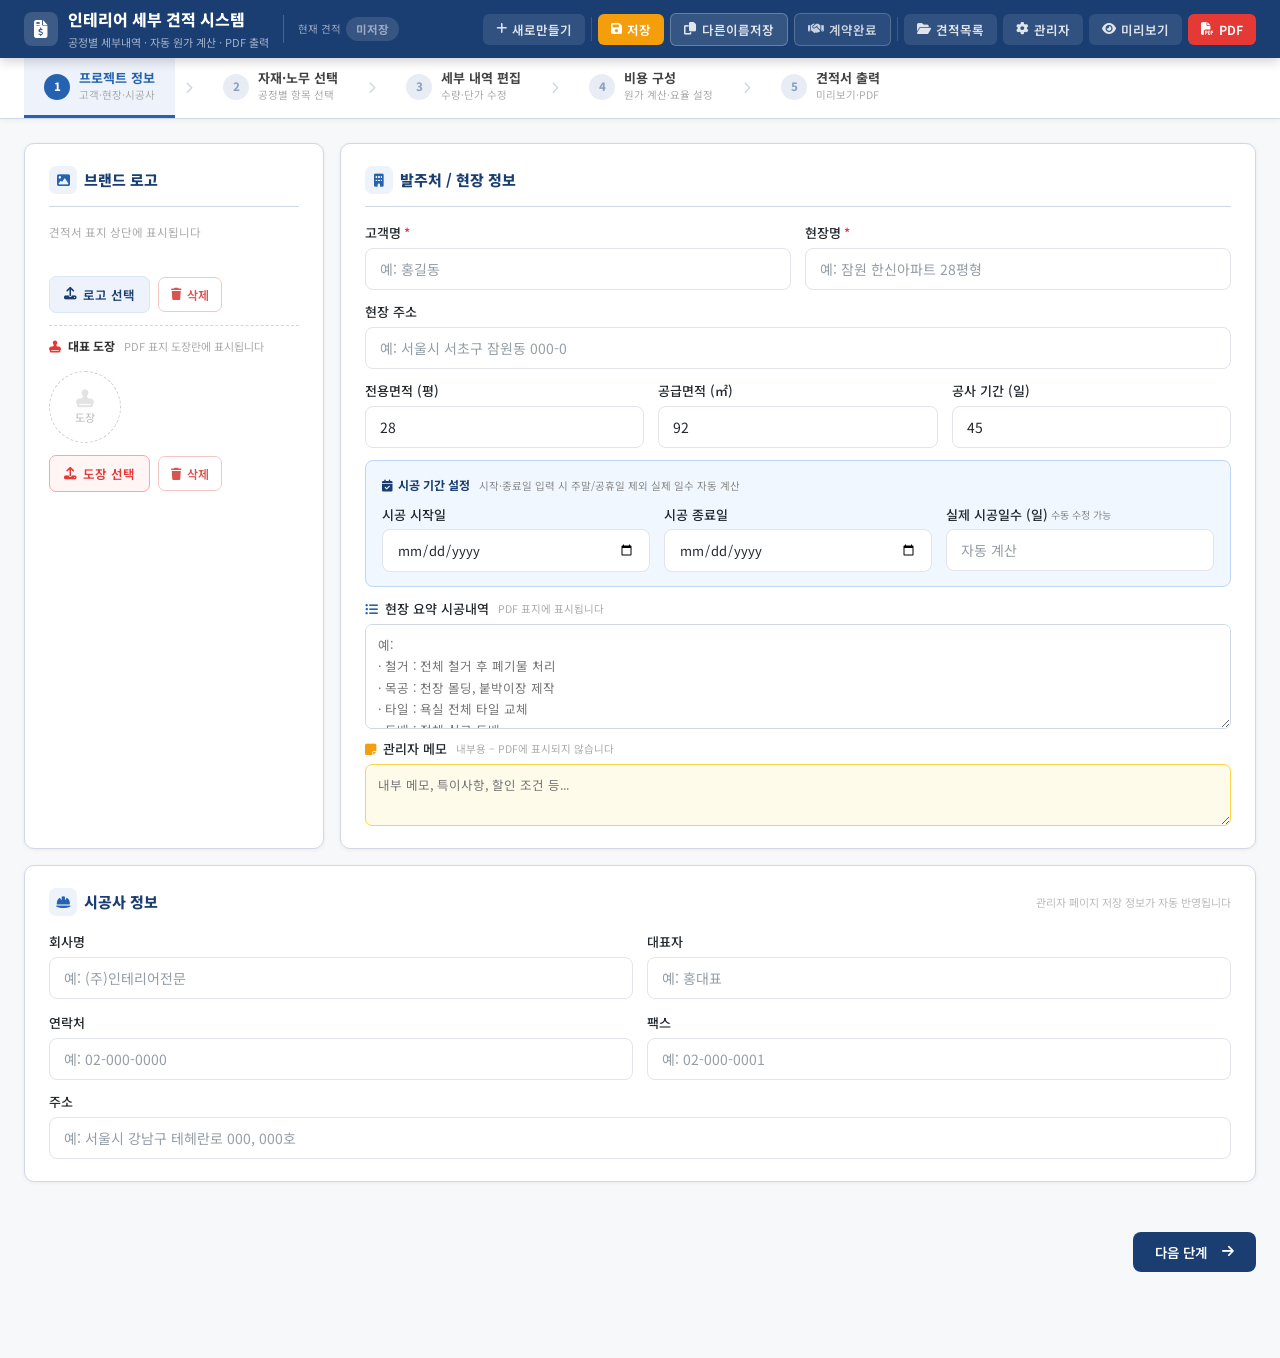
<file: index.html>
<!DOCTYPE html>
<html lang="ko">
<head>
<meta charset="UTF-8">
<meta name="viewport" content="width=device-width,initial-scale=1.0">
<title>인테리어 세부 견적 시스템 v6.1</title>

<!-- 구글 폰트 (온라인 환경) / 오프라인이면 시스템 폰트 사용 -->
<link rel="preconnect" href="https://fonts.googleapis.com">
<link rel="preconnect" href="https://fonts.gstatic.com" crossorigin>
<link href="https://fonts.googleapis.com/css2?family=Noto+Sans+KR:wght@300;400;500;600;700;800&display=block" rel="stylesheet">
<!-- FontAwesome 로컬 (오프라인 지원) -->
<link href="libs/fontawesome.min.css" rel="stylesheet">
<style>
/* 오프라인 시스템 폰트 폴백 */
body { font-family: 'Noto Sans KR', 'Malgun Gothic', '맑은 고딕', 'Apple SD Gothic Neo', 'NanumGothic', sans-serif !important; }
</style>
<link href="css/style.css" rel="stylesheet">
<link href="css/estimate.css" rel="stylesheet">

<style>
/* ── CSS 변수 ──────────────────────────────────── */
:root {
  --navy:       #1a3e72;
  --navy2:      #2563b0;
  --navy-light: #dce7f5;
  --navy-bg:    #edf2fb;
  --border:     #d0d8e4;
  --green:      #22c55e;
  --step-done:  #10b981;
}

/* ════════════════════════════════════════════
   헤더
════════════════════════════════════════════ */
.app-header {
  position: sticky; top: 0; z-index: 200;
  background: var(--navy);
  box-shadow: 0 2px 12px rgba(0,0,0,.22);
  padding: 0;
}
.app-header-inner {
  max-width: 1380px; margin: 0 auto;
  display: flex; align-items: center;
  padding: 0 24px; height: 58px; gap: 14px;
}
.app-logo-wrap { display: flex; align-items: center; gap: 10px; flex-shrink: 0; }
.app-logo-icon { width: 34px; height: 34px; background: rgba(255,255,255,.15);
                 border-radius: 8px; display: flex; align-items: center;
                 justify-content: center; font-size: 18px; color: #fff; }
.app-title { font-size: 16px; font-weight: 800; color: #fff; white-space: nowrap; }
.app-subtitle { font-size: 11px; color: rgba(255,255,255,.6); margin-top: 1px; }
.header-divider { width: 1px; height: 28px; background: rgba(255,255,255,.2); flex-shrink: 0; }
.header-actions { display: flex; align-items: center; gap: 6px; margin-left: auto; }

/* 헤더 버튼 */
.hbtn {
  display: inline-flex; align-items: center; gap: 5px;
  padding: 6px 13px; border-radius: 6px; border: none;
  font: 600 12.5px 'Noto Sans KR', sans-serif;
  cursor: pointer; transition: .15s; white-space: nowrap;
}
.hbtn-ghost { background: rgba(255,255,255,.1); color: rgba(255,255,255,.85); }
.hbtn-ghost:hover { background: rgba(255,255,255,.2); color: #fff; }
.hbtn-save  { background: #f59e0b; color: #fff; }
.hbtn-save:hover { background: #d97706; }
.hbtn-saveas { background: rgba(255,255,255,.12); color: rgba(255,255,255,.85); border: 1px solid rgba(255,255,255,.25); }
.hbtn-saveas:hover { background: rgba(255,255,255,.22); color: #fff; }
.hbtn-contract { background: rgba(255,255,255,.08); color: rgba(255,255,255,.75); border: 1.5px solid rgba(255,255,255,.2); }
.hbtn-contract:hover { background: rgba(16,185,129,.25); color: #6ee7b7; border-color: #10b981; }
.hbtn-contract.contracted { background: #10b981; color: #fff; border-color: #10b981; }
.hbtn-contract.contracted:hover { background: #059669; }
.hbtn-pdf   { background: #e53935; color: #fff; }
.hbtn-pdf:hover { background: #c62828; }

/* 현재 견적 배지 */
.cur-est-wrap  { display: flex; align-items: center; gap: 5px; }
.cur-est-label { font-size: 10.5px; color: rgba(255,255,255,.55); }
.cur-est-badge { font-size: 11.5px; font-weight: 700; padding: 3px 10px;
                 border-radius: 99px; white-space: nowrap;
                 max-width: 160px; overflow: hidden; text-overflow: ellipsis; }
.cur-est-badge.unsaved    { background: rgba(255,255,255,.12); color: rgba(255,255,255,.5); }
.cur-est-badge.saved      { background: #22c55e; color: #fff; }
.cur-est-badge.contracted { background: #10b981; color: #fff; }

/* ☁ 동기화 상태 배지 */
.sync-status-badge {
  display:inline-flex; align-items:center; gap:4px;
  font-size:10.5px; font-weight:600; padding:3px 10px;
  border-radius:99px; white-space:nowrap;
  position:absolute; bottom:-24px; right:16px;
  pointer-events:none; transition:opacity .3s;
}
.sync-status-badge.sync-syncing { background:rgba(255,255,255,.15); color:rgba(255,255,255,.8); }
.sync-status-badge.sync-ok      { background:#22c55e; color:#fff; }
.sync-status-badge.sync-offline { background:rgba(255,200,0,.25); color:#ffe066; }
.sync-status-badge.sync-error   { background:rgba(220,38,38,.25);  color:#fca5a5; }
.est-cloud-badge { font-size:14px; color:#60a5fa; margin-left:auto; opacity:.7; }

/* 견적 목록 카드 상태 */
.est-card.contracted { border-color: #10b981 !important; background: #f0fdf4 !important; }
.est-card.current    { border-color: #f59e0b !important; }
.est-badge-contracted { display:inline-flex;align-items:center;gap:4px;
  background:#10b981;color:#fff;font-size:10px;font-weight:700;
  padding:2px 8px;border-radius:99px;white-space:nowrap; }
.est-badge-current { display:inline-flex;align-items:center;gap:4px;
  background:#f59e0b;color:#fff;font-size:10px;font-weight:700;
  padding:2px 8px;border-radius:99px;white-space:nowrap; }
/* 필터 버튼 */
.est-filter-btn { padding:4px 12px;border:1.5px solid var(--border);border-radius:99px;
  font:600 11.5px 'Noto Sans KR',sans-serif;cursor:pointer;background:#fff;
  color:#555;transition:.15s; }
.est-filter-btn.active  { background:var(--navy);color:#fff;border-color:var(--navy); }
.est-filter-btn:hover:not(.active) { background:#f0f4ff; border-color:var(--navy); }

/* ════════════════════════════════════════════
   스텝 네비게이션 (상단 수평)
════════════════════════════════════════════ */
.step-nav-bar {
  background: #fff;
  border-bottom: 1px solid var(--border);
  padding: 0;
  position: sticky; top: 58px; z-index: 150;
  box-shadow: 0 1px 6px rgba(0,0,0,.06);
}
.step-nav-inner {
  max-width: 1380px; margin: 0 auto;
  padding: 0 24px;
  display: flex; align-items: stretch;
  overflow-x: auto;
  scrollbar-width: none;
}
.step-nav-inner::-webkit-scrollbar { display: none; }

.step-item {
  display: flex; align-items: center; gap: 9px;
  padding: 12px 20px; cursor: pointer;
  border-bottom: 3px solid transparent;
  transition: .2s; white-space: nowrap; flex-shrink: 0;
  user-select: none;
}
.step-item:hover { background: var(--navy-bg); }
.step-item.active { border-bottom-color: var(--navy2); background: var(--navy-bg); }
.step-item.completed { border-bottom-color: var(--step-done); }

.step-num {
  width: 26px; height: 26px; border-radius: 50%;
  display: flex; align-items: center; justify-content: center;
  font-size: 11.5px; font-weight: 800; flex-shrink: 0;
  background: #e8edf5; color: #8ea2c0;
  transition: .2s;
}
.step-item.active   .step-num { background: var(--navy2); color: #fff; }
.step-item.completed .step-num { background: var(--step-done); color: #fff; }

.step-info { display: flex; flex-direction: column; }
.step-name { font-size: 13px; font-weight: 700; color: #444; line-height: 1.2; }
.step-item.active    .step-name { color: var(--navy2); }
.step-item.completed .step-name { color: var(--step-done); }
.step-desc { font-size: 10.5px; color: #aaa; margin-top: 1px; }

.step-connector {
  width: 28px; flex-shrink: 0;
  display: flex; align-items: center; justify-content: center;
  color: #d0d8e4; font-size: 12px;
}

/* ════════════════════════════════════════════
   메인 레이아웃
════════════════════════════════════════════ */
.app-main {
  max-width: 1380px; margin: 0 auto;
  padding: 24px 24px 80px;
}

.content-section { display: none; }
.content-section.active { display: block; }

/* 카드 */
.card {
  background: #fff; border-radius: 10px;
  border: 1px solid var(--border);
  box-shadow: 0 1px 4px rgba(0,0,0,.06);
  padding: 22px 24px; margin-bottom: 16px;
}
.card-title {
  font-size: 15px; font-weight: 800; color: var(--navy);
  margin-bottom: 16px; padding-bottom: 12px;
  border-bottom: 1px solid var(--border);
  display: flex; align-items: center; gap: 7px;
}
.card-title .title-icon {
  width: 28px; height: 28px; background: var(--navy-bg);
  border-radius: 7px; display: flex; align-items: center;
  justify-content: center; font-size: 13px; color: var(--navy2);
  flex-shrink: 0;
}
.card-header-row {
  display: flex; align-items: center;
  justify-content: space-between; margin-bottom: 16px;
}
.card-header-row .card-title { margin-bottom: 0; border: none; padding: 0; }

/* 폼 그리드 */
.form-grid-2 { display: grid; grid-template-columns: 1fr 1fr; gap: 14px; }
.form-grid-3 { display: grid; grid-template-columns: 1fr 1fr 1fr; gap: 14px; }
@media(max-width:768px) {
  .form-grid-2, .form-grid-3 { grid-template-columns: 1fr; }
}
.form-group { display: flex; flex-direction: column; gap: 4px; }
.form-label {
  font-size: 11.5px; font-weight: 700; color: #586069;
  display: flex; align-items: center; gap: 3px;
}
.form-label .req { color: #e53935; }
.form-input {
  padding: 9px 12px; border: 1.5px solid var(--border);
  border-radius: 7px; font: 13.5px 'Noto Sans KR', sans-serif;
  color: #24292e; transition: .15s; width: 100%; box-sizing: border-box;
}
.form-input:focus {
  outline: none; border-color: var(--navy2);
  box-shadow: 0 0 0 3px rgba(37,99,176,.12);
}

/* 스텝 액션 버튼 영역 */
.step-actions {
  display: flex; justify-content: flex-end; gap: 10px;
  padding: 18px 0 6px; align-items: center;
}
.step-actions .left { margin-right: auto; }
.btn-nav.left { margin-right: auto; }

/* 공통 버튼 */
.btn-nav {
  display: inline-flex; align-items: center; gap: 7px;
  padding: 10px 22px; border-radius: 8px; border: none;
  font: 600 13.5px 'Noto Sans KR', sans-serif;
  cursor: pointer; transition: .15s;
}
.btn-nav-primary   { background: var(--navy); color: #fff; }
.btn-nav-primary:hover { background: var(--navy2); }
.btn-nav-secondary { background: #fff; color: #555; border: 1.5px solid var(--border); }
.btn-nav-secondary:hover { background: var(--navy-bg); border-color: var(--navy); color: var(--navy); }

/* ════════════════════════════════════════════
   STEP 1 – 로고 업로드
════════════════════════════════════════════ */
.logo-upload-area {
  display: flex; align-items: center; gap: 16px;
  padding: 10px 0 4px;
}
.logo-preview-img {
  height: 52px; object-fit: contain; max-width: 170px;
  border: 1.5px solid var(--border); border-radius: 8px;
  display: none; background: #f8f9fa;
}
.logo-btn-group { display: flex; gap: 8px; align-items: center; }
.btn-logo-upload {
  display: inline-flex; align-items: center; gap: 6px;
  padding: 8px 14px; background: var(--navy-bg); color: var(--navy);
  border: 1.5px solid var(--navy-light); border-radius: 7px;
  font: 600 12.5px 'Noto Sans KR', sans-serif; cursor: pointer; transition: .15s;
}
.btn-logo-upload:hover { background: var(--navy-light); }
.btn-logo-delete {
  display: inline-flex; align-items: center; gap: 5px;
  padding: 8px 12px; background: #fff; color: #d9534f;
  border: 1.5px solid #f5c6c6; border-radius: 7px;
  font: 600 12px 'Noto Sans KR', sans-serif; cursor: pointer; transition: .15s;
}
.btn-logo-delete:hover { background: #fff0f0; border-color: #d9534f; }

/* ── 도장 업로드 ─────────────────────────── */
.stamp-upload-area {
  display: flex; align-items: center; gap: 12px;
  padding: 8px 0 4px;
}
.stamp-preview-img {
  width: 72px; height: 72px; object-fit: contain;
  border: 1.5px dashed #e53935; border-radius: 50%;
  display: none; background: #fff8f8;
}
.stamp-divider {
  border: none; border-top: 1px dashed var(--border);
  margin: 12px 0 10px;
}

/* ════════════════════════════════════════════
   STEP 2 – 자재/노무 선택
════════════════════════════════════════════ */
.sel-tabs { display: flex; gap: 8px; margin-bottom: 16px; }
.sel-tab {
  padding: 8px 22px; border: 1.5px solid var(--border);
  border-radius: 20px; background: #fff;
  font: 600 13px 'Noto Sans KR', sans-serif;
  cursor: pointer; transition: .18s; color: #666;
}
.sel-tab.active { background: var(--navy); color: #fff; border-color: var(--navy); }
.sel-tab:hover:not(.active) { background: var(--navy-bg); border-color: var(--navy); color: var(--navy); }

/* 필터 툴바 */
.filter-bar {
  display: flex; gap: 8px; margin-bottom: 14px;
  flex-wrap: wrap; align-items: center;
  padding: 10px 14px; background: #f8fafc;
  border: 1px solid var(--border); border-radius: 8px;
}
.filter-select {
  padding: 6px 10px; border: 1.5px solid var(--border);
  border-radius: 6px; font: 600 12px 'Noto Sans KR', sans-serif;
  color: #333; background: #fff; cursor: pointer;
}
.filter-select:focus { outline: none; border-color: var(--navy2); }
.filter-reset-btn {
  padding: 6px 12px; border: 1.5px solid var(--border);
  border-radius: 6px; font: 500 12px 'Noto Sans KR', sans-serif;
  background: #fff; cursor: pointer; color: #586069; transition: .15s;
}
.filter-reset-btn:hover { background: var(--navy-bg); border-color: var(--navy); color: var(--navy); }

/* 공정 아코디언 */
.proc-block { margin-bottom: 10px; border: 1px solid var(--border); border-radius: 9px; overflow: hidden; }
.proc-block-hdr {
  display: flex; align-items: center; padding: 11px 14px;
  background: #f4f7fc; cursor: pointer; user-select: none;
  border-bottom: 1px solid transparent; gap: 10px; transition: .15s;
}
.proc-block-hdr:hover { background: var(--navy-bg); }
.proc-block-hdr.open { border-bottom-color: var(--border); }
.proc-icon {
  width: 28px; height: 28px; background: var(--navy); color: #fff;
  border-radius: 6px; display: flex; align-items: center;
  justify-content: center; font-size: 11px; font-weight: 800; flex-shrink: 0;
}
.proc-name { font-weight: 700; font-size: 13.5px; color: #1a2e4a; flex: 1; }
.sel-badge {
  font-size: 11px; color: var(--navy); background: var(--navy-light);
  padding: 2px 10px; border-radius: 99px; font-weight: 700;
}
.toggle-arr { color: #aaa; transition: .25s; font-size: 12px; }
.proc-block-hdr.open .toggle-arr { transform: rotate(180deg); }
.proc-items { display: none; padding: 12px; background: #fff; }
.proc-block-hdr.open + .proc-items { display: block; }

/* 자재·노무 카드 */
.item-grid {
  display: grid;
  grid-template-columns: repeat(auto-fill, minmax(200px, 1fr));
  gap: 8px;
}
.item-card {
  border: 2px solid var(--border); border-radius: 8px;
  padding: 11px 12px; cursor: pointer; transition: .15s;
  background: #fff; position: relative;
}
.item-card:hover { border-color: var(--navy); box-shadow: 0 2px 8px rgba(26,62,114,.1); }
.item-card.selected { border-color: var(--navy); background: var(--navy-bg); }
.ic-grade { display: inline-block; padding: 1px 7px; border-radius: 99px; font-size: 10px; font-weight: 700; margin-bottom: 4px; }
.ic-grade-실속형   { background: #fef9e7; color: #f9a825; }
.ic-grade-기본형   { background: #e6f4ea; color: #34a853; }
.ic-grade-중급형   { background: #e8f0fe; color: #4285f4; }
.ic-grade-고급형   { background: #fce8e6; color: #ea4335; }
.ic-grade-프리미엄 { background: #f3e5f5; color: #8e24aa; }
.ic-grade-공통     { background: #f1f3f4; color: #5f6368; }
.ic-basis { display: inline-block; padding: 1px 7px; border-radius: 99px; font-size: 10px; font-weight: 700; background: #e8f5e9; color: #2e7d32; margin-bottom: 4px; }
.ic-name  { font-size: 13px; font-weight: 700; color: var(--navy); margin-bottom: 2px; }
.ic-spec  { font-size: 11px; color: #888; margin-bottom: 6px; line-height: 1.4; }
.ic-price { font-size: 14px; font-weight: 800; color: var(--navy); }
.ic-unit  { font-size: 10px; color: #aaa; margin-left: 2px; }
.ic-chk {
  position: absolute; top: 8px; right: 8px;
  width: 20px; height: 20px; border-radius: 50%;
  background: var(--navy); color: #fff;
  display: none; align-items: center; justify-content: center; font-size: 10px;
}
.item-card.selected .ic-chk { display: flex; }

/* 선택 현황 바 */
.sel-status {
  margin-top: 16px; padding: 12px 18px;
  background: var(--navy-bg); border-radius: 8px;
  display: flex; gap: 24px; flex-wrap: wrap;
  font-size: 13px; align-items: center;
  border: 1px solid var(--navy-light);
}
.sel-status-item { display: flex; align-items: center; gap: 6px; }
.sel-status-item strong { font-size: 16px; font-weight: 800; color: var(--navy); }
.sel-status-hint { margin-left: auto; font-size: 11px; color: #888; }

/* ════════════════════════════════════════════
   STEP 3 – 세부내역 테이블
════════════════════════════════════════════ */
.table-toolbar {
  display: flex; align-items: center;
  justify-content: space-between; margin-bottom: 12px;
  flex-wrap: wrap; gap: 8px;
}
.table-info-text {
  font-size: 11.5px; color: #888; line-height: 1.5;
}

.edit-table { width: 100%; border-collapse: collapse; font-size: 12.5px; table-layout: fixed; }
.edit-table th {
  background: var(--navy); color: #fff; padding: 9px 8px;
  text-align: center; font-weight: 700;
  border: 1px solid #1a4e96; white-space: nowrap;
  font-size: 12px;
}
.edit-table td {
  padding: 5px 6px; border: 1px solid var(--border);
  vertical-align: middle;
}
.edit-table input[type=text],
.edit-table input[type=number] {
  width: 100%; padding: 5px 7px; border: 1px solid #ccd6e0;
  border-radius: 5px; font: 12.5px 'Noto Sans KR', sans-serif;
  background: #fff; box-sizing: border-box; transition: .12s;
}
.edit-table input:focus {
  outline: none; border-color: var(--navy2);
  box-shadow: 0 0 0 2px rgba(37,99,176,.1);
}
.edit-table .cat-hdr td {
  background: linear-gradient(135deg, #dce7f5, #e8f0fa);
  font-weight: 800; color: var(--navy);
  padding: 8px 12px; font-size: 12.5px;
}
.edit-table .sub-tr td {
  background: #f0f5fb; font-weight: 700; color: var(--navy);
  border-top: 2px solid var(--navy2); font-size: 12px;
}
.edit-table tfoot td {
  font-weight: 600; padding: 8px 10px; font-size: 12.5px;
}
.del-btn {
  padding: 3px 8px; font-size: 11px; background: #fff;
  border: 1px solid #d9534f; color: #d9534f; border-radius: 4px; cursor: pointer;
}
.del-btn:hover { background: #d9534f; color: #fff; }
.add-row-btn {
  padding: 4px 11px; font-size: 12px; background: #fff;
  border: 1.5px solid var(--navy); color: var(--navy);
  border-radius: 5px; cursor: pointer; transition: .15s;
}
.add-row-btn:hover { background: var(--navy); color: #fff; }

/* 자재·노무 구분 뱃지 */
.type-badge-mat { background: #dce7f5; color: #1a3e72; font-size: 9.5px; font-weight: 700; padding: 1px 6px; border-radius: 99px; margin-right: 3px; }
.type-badge-lab { background: #e8f5e9; color: #2e7d32; font-size: 9.5px; font-weight: 700; padding: 1px 6px; border-radius: 99px; margin-right: 3px; }

/* 이동 버튼 */
.move-btn {
  padding: 3px 6px; font-size: 10px; background: #fff;
  border: 1px solid #ccd6e0; color: #555; border-radius: 4px;
  cursor: pointer; margin-right: 2px; transition: .12s;
}
.move-btn:hover { background: var(--navy-bg); border-color: var(--navy); color: var(--navy); }

/* 단위 팝오버 */
.unit-btn-wrap { position: relative; display: inline-flex; width: 100%; }
.unit-input-small { width: 100%; cursor: pointer; background: #f4f7fb !important; text-align: center; }
.unit-popup {
  display: none; position: absolute; top: 100%; left: 0;
  background: #fff; border: 1.5px solid var(--border);
  border-radius: 7px; box-shadow: 0 4px 16px rgba(0,0,0,.14);
  z-index: 500; white-space: nowrap; padding: 6px;
}
.unit-popup.open { display: flex; flex-wrap: wrap; gap: 4px; min-width: 180px; }
.unit-opt {
  padding: 4px 10px; font-size: 12px; border: 1px solid var(--border);
  border-radius: 5px; cursor: pointer; background: #fff;
}
.unit-opt:hover { background: var(--navy-light); border-color: var(--navy); color: var(--navy); }

/* 품목명 팝오버 */
.name-btn-wrap { position: relative; width: 100%; }
.name-popup {
  display: none; position: absolute; top: 100%; left: 0;
  background: #fff; border: 1.5px solid var(--border); border-radius: 7px;
  box-shadow: 0 4px 16px rgba(0,0,0,.15); z-index: 500;
  min-width: 220px; max-height: 240px; overflow-y: auto; padding: 4px 0;
}
.name-popup.open { display: block; }

/* ════════════════════════════════════════════
   STEP 4 – 비용 구성
════════════════════════════════════════════ */
.cost-layout { display: grid; grid-template-columns: 1.4fr 1fr; gap: 20px; align-items: start; }
@media(max-width: 900px) { .cost-layout { grid-template-columns: 1fr; } }

.cost-tbl { width: 100%; border-collapse: collapse; font-size: 13.5px; }
.cost-tbl td { padding: 9px 16px; border-bottom: 1px solid #eef0f3; vertical-align: middle; }
.cost-tbl .g-lbl { color: #586069; }
.cost-tbl .g-val { text-align: right; font-weight: 600; min-width: 110px; }
.cost-tbl .g-sub { background: var(--navy-bg); }
.cost-tbl .g-sub .g-lbl { color: var(--navy); font-weight: 700; }
.cost-tbl .g-sub .g-val { color: var(--navy); font-weight: 800; font-size: 14px; }
.cost-tbl .g-total { background: var(--navy); }
.cost-tbl .g-total td { color: #fff; font-weight: 800; font-size: 15px; padding: 13px 16px; border-bottom: none; }

/* VAT 토글 */
.vat-toggle { display: flex; border: 1.5px solid var(--navy); border-radius: 7px; overflow: hidden; }
.vat-toggle button {
  padding: 6px 16px; border: none; background: #fff;
  font: 600 12.5px 'Noto Sans KR', sans-serif;
  color: var(--navy); cursor: pointer; transition: .15s;
}
.vat-toggle button.active { background: var(--navy); color: #fff; }
.vat-toggle button:hover:not(.active) { background: var(--navy-bg); }

/* 요율 그리드 */
.rate-grid-3 { display: grid; grid-template-columns: repeat(3, 1fr); gap: 12px; }
@media(max-width: 700px) { .rate-grid-3 { grid-template-columns: 1fr 1fr; } }
.rg label { display: block; font-size: 11px; font-weight: 700; color: #586069; margin-bottom: 4px; }
.rg input {
  width: 100%; padding: 7px 10px; border: 1.5px solid var(--border);
  border-radius: 6px; font: 13px 'Noto Sans KR', sans-serif;
}
.rg input:focus { outline: none; border-color: var(--navy); }
.rg .rg-hint { font-size: 10px; color: #bbb; margin-top: 2px; }

/* ════════════════════════════════════════════
   STEP 5 – 미리보기
════════════════════════════════════════════ */
.preview-wrap {
  border: 1px solid var(--border); border-radius: 8px;
  overflow: hidden; background: #f0f4f8; padding: 16px;
}

/* ════════════════════════════════════════════
   Toast
════════════════════════════════════════════ */
#toast-msg {
  display: none; position: fixed; bottom: 28px; right: 28px;
  background: #1a2e4a; color: #fff;
  padding: 12px 22px; border-radius: 9px; font-size: 13px; z-index: 9999;
  box-shadow: 0 4px 16px rgba(0,0,0,.25);
}

/* ════════════════════════════════════════════
   견적서 숨김 래퍼
════════════════════════════════════════════ */
#estimate-doc-wrap {
  position: absolute; left: -9999px; top: 0; width: 794px; background: #fff;
}

/* 플로팅 네비 제거됨 */
#floating-nav { display: none !important; }

/* ════════════════════════════════════════════
   모달
════════════════════════════════════════════ */
.modal-overlay {
  display: none; position: fixed; inset: 0;
  background: rgba(0,0,0,.5); z-index: 1000;
  align-items: center; justify-content: center;
}
.modal-overlay.open { display: flex; }
.modal-box {
  background: #fff; border-radius: 12px;
  box-shadow: 0 20px 60px rgba(0,0,0,.25);
  width: 95%; max-height: 90vh; overflow: hidden;
  display: flex; flex-direction: column;
}
.modal-box-sm  { max-width: 460px; }
.modal-box-lg  { max-width: 820px; }
.modal-hdr {
  display: flex; align-items: center;
  justify-content: space-between;
  padding: 18px 24px 16px; border-bottom: 1px solid var(--border);
  flex-shrink: 0;
}
.modal-hdr h2 {
  font-size: 16px; font-weight: 800; color: var(--navy);
  display: flex; align-items: center; gap: 8px;
}
.modal-close-btn {
  width: 30px; height: 30px; border-radius: 50%; border: none;
  background: #f0f4f8; color: #666; font-size: 14px;
  cursor: pointer; display: flex; align-items: center; justify-content: center;
  transition: .15s;
}
.modal-close-btn:hover { background: #e0e8f0; color: #333; }
.modal-body { flex: 1; overflow-y: auto; padding: 24px; }
.modal-body-pad0 { padding: 0; }

/* ════════════════════════════════════════════
   견적 목록 카드
════════════════════════════════════════════ */
.est-card {
  border: 1px solid var(--border); border-radius: 10px;
  padding: 16px 18px; background: #fff;
  transition: .15s; margin-bottom: 10px;
}
.est-card:hover { border-color: var(--navy); box-shadow: 0 2px 8px rgba(26,62,114,.1); }
.est-card-header { display: flex; align-items: center; gap: 8px; margin-bottom: 8px; }
.est-card-title { font-size: 14px; font-weight: 800; color: var(--navy); flex: 1; }
.est-card-ver { font-size: 11px; background: var(--navy); color: #fff; padding: 2px 8px; border-radius: 99px; }
.est-card-meta { display: flex; gap: 16px; font-size: 12px; color: #666; flex-wrap: wrap; margin-bottom: 10px; }
.est-card-meta span { display: flex; align-items: center; gap: 4px; }
.est-card-actions { display: flex; gap: 6px; flex-wrap: wrap; }
.est-card-btn {
  padding: 5px 12px; font-size: 12px; border-radius: 6px;
  border: 1.5px solid var(--border); background: #fff; color: #555;
  cursor: pointer; transition: .12s;
}
.est-card-btn:hover { background: var(--navy-bg); border-color: var(--navy); color: var(--navy); }
.est-card-btn.primary { background: var(--navy); color: #fff; border-color: var(--navy); }
.est-card-btn.primary:hover { background: var(--navy2); }
.est-card-btn.danger { color: #d9534f; border-color: #f5c6c6; }
.est-card-btn.danger:hover { background: #fff0f0; border-color: #d9534f; }

/* ════════════════════════════════════════════
   로고 미리보기 (헤더 내)
════════════════════════════════════════════ */
.step-badge {
  display: inline-flex; align-items: center; gap: 4px;
  font-size: 11px; padding: 3px 9px; border-radius: 99px;
  font-weight: 700;
}
.step-badge-waiting { background: #f1f3f4; color: #888; }
.step-badge-done    { background: #e6f4ea; color: #34a853; }

/* ════════════════════════════════════════════
   세부내역 편집 – 잠금/서비스/실행단가 스타일
════════════════════════════════════════════ */
/* 잠금 행 */
.row-locked td {
  background: #f3f4f6 !important;
  color: #9ca3af !important;
  user-select: none;
}
.row-locked td input,
.row-locked td select {
  background: #e5e7eb !important;
  color: #9ca3af !important;
  pointer-events: none;
}
/* 서비스 행 */
.row-service td {
  color: #dc2626 !important;
}
.row-service td input {
  color: #dc2626 !important;
  font-weight: 700;
}
/* 실행단가 열 – 관리자 전용 배경 */
.exec-col {
  background: #fffbeb;
}
/* 아이콘 버튼 공통 */
.icon-btn {
  background: none; border: none; cursor: pointer;
  padding: 3px 5px; border-radius: 4px; font-size: 13px;
  line-height: 1; transition: opacity .15s;
}
.icon-btn:hover { opacity: .7; }
/* 편집 테이블 tfoot */
.edit-tfoot-row td {
  background: #f0f5fb;
  font-size: 12px;
  border-top: 2px solid #2563b0;
  padding: 8px 10px;
  color: #1a3e72;
}
.edit-tfoot-exec-row td {
  background: #fff8e6;
  border-top: 1px dashed #fbbf24;
  padding: 6px 10px;
  font-size: 11.5px;
  color: #78350f;
}

/* ════════════════════════════════════════════
   실행 원가 계산서 카드 (관리자 전용)
════════════════════════════════════════════ */
.exec-cost-card {
  border-color: #fcd34d !important;
  background: #fffdf5 !important;
}
.exec-proc-card {
  border-color: #fcd34d !important;
  background: #fffdf5 !important;
}
.exec-proc-tbl {
  width: 100%; border-collapse: collapse; font-size: 12px;
}
.exec-proc-tbl tr:hover td { background: #fef9ec; }
.exec-cost-tbl .g-lbl { color: #78350f; font-size: 12.5px; }
.exec-cost-tbl .g-val { color: #92400e; }
.exec-cost-tbl .g-sub td { background: #fef3c7 !important; }
.exec-total-row td { background: #f59e0b !important; color: #fff !important; }
.exec-margin-row td {
  background: #ecfdf5 !important;
  border-top: 2px solid #059669 !important;
  padding: 10px 16px !important;
  vertical-align: top;
}
.exec-margin-row #ec-margin {
  font-size: 14px;
  line-height: 1.4;
}
/* 품목명 팝업 뱃지 */
.name-opt-badge {
  font-size: 9px; font-weight: 700; border-radius: 3px;
  padding: 1px 5px; margin-right: 5px; vertical-align: middle; flex-shrink: 0;
}
.name-opt-badge.mat { background: #dbeafe; color: #1d4ed8; }
.name-opt-badge.lab { background: #d1fae5; color: #065f46; }
.name-opt-price {
  margin-left: auto; font-size: 10.5px; color: #888;
  padding-left: 8px; white-space: nowrap;
}
/* name-opt: 기존 스타일(padding:7px 14px) 을 flex 레이아웃으로 override */
.name-opt {
  display: flex; align-items: center; padding: 6px 12px;
  cursor: pointer; border-bottom: 1px solid #f0f4f8; font-size: 12.5px;
}
.name-opt:hover { background: #f0f4ff; color: var(--navy); }

/* ★수정 #9: 비견적 행 스타일 */
.row-non-est td {
  color: #6b7280 !important;
  background: #f9fafb !important;
  opacity: .75;
}
.row-non-est td input { color: #6b7280 !important; }

/* ★수정 #12: 반응형 – 모바일/태블릿 */
@media (max-width: 900px) {
  .app-header-inner { flex-wrap: wrap; gap: 6px; padding: 8px 12px; }
  .header-actions { flex-wrap: wrap; gap: 4px; }
  .hbtn { padding: 5px 9px; font-size: 11.5px; }
  .app-title { font-size: 14px; }
  .app-subtitle { display: none; }
  .app-main { padding: 12px 10px 60px; }
  .step-nav-inner { padding: 0 8px; }
  .step-item { padding: 10px 12px; }
  .step-desc { display: none; }
  .form-grid-2, .form-grid-3 { grid-template-columns: 1fr 1fr !important; }
  .edit-table th:nth-child(n+9):nth-child(-n+10) { display: none; }
  .edit-table td:nth-child(n+9):nth-child(-n+10) { display: none; }
  .exec-col { display: none; }
  .card { padding: 14px 12px; }
}
@media (max-width: 600px) {
  .form-grid-2, .form-grid-3 { grid-template-columns: 1fr !important; }
  .cur-est-wrap { display: none; }
  .header-divider { display: none; }
  .hbtn-saveas { display: none; }
  .step-item { padding: 8px 10px; }
  .step-num { width: 22px; height: 22px; font-size: 10.5px; }
  .step-name { font-size: 11.5px; }
  .step-connector { width: 16px; }
  .app-main { padding: 8px 6px 60px; }
  .modal-box { width: 98% !important; max-height: 95vh !important; }
  .modal-hdr { padding: 12px 14px; }
  .modal-body { padding: 14px; }
  .cost-layout { grid-template-columns: 1fr !important; }
}
</style>
</head>
<body>

<!-- ════════════════════════════════════════════
     헤더
════════════════════════════════════════════ -->
<header class="app-header">
  <div class="app-header-inner">
    <div class="app-logo-wrap">
      <div class="app-logo-icon"><i class="fas fa-file-invoice-dollar"></i></div>
      <div>
        <div class="app-title">인테리어 세부 견적 시스템</div>
        <div class="app-subtitle">공정별 세부내역 · 자동 원가 계산 · PDF 출력</div>
      </div>
    </div>

    <div class="header-divider"></div>

    <div class="cur-est-wrap">
      <span class="cur-est-label">현재 견적</span>
      <span id="current-est-badge" class="cur-est-badge unsaved">미저장</span>
    </div>

    <div class="header-actions">
      <!-- ★수정 #4: 새로만들기 버튼 추가 -->
      <button class="hbtn hbtn-ghost" onclick="newEstimateWithCheck()" title="새 견적서 작성 (미저장 확인)">
        <i class="fas fa-plus"></i> 새로만들기
      </button>
      <div class="header-divider" style="height:24px;background:rgba(255,255,255,.15)"></div>
      <!-- 저장 (스마트: 최초=팝업, 이후=즉시) -->
      <button class="hbtn hbtn-save" onclick="smartSave()" title="저장 (최초 저장 시 제목 입력)">
        <i class="fas fa-save"></i> 저장
      </button>
      <!-- 다른 이름으로 저장 -->
      <button class="hbtn hbtn-saveas" onclick="saveAsNew()" title="다른 이름으로 새 버전 저장">
        <i class="fas fa-copy"></i> 다른이름저장
      </button>
      <!-- 계약 완료 -->
      <button class="hbtn hbtn-contract" id="btn-contract" onclick="toggleContract()" title="계약완료로 표시">
        <i class="fas fa-handshake"></i> 계약완료
      </button>
      <div class="header-divider" style="height:24px;background:rgba(255,255,255,.15)"></div>
      <button class="hbtn hbtn-ghost" onclick="openEstimateList()" title="저장된 견적 목록">
        <i class="fas fa-folder-open"></i> 견적목록
      </button>
      <button class="hbtn hbtn-ghost" onclick="window.open('admin.html','_blank')">
        <i class="fas fa-cog"></i> 관리자
      </button>
      <button class="hbtn hbtn-ghost" id="previewBtn">
        <i class="fas fa-eye"></i> 미리보기
      </button>
      <button class="hbtn hbtn-pdf" onclick="doPDF()">
        <i class="fas fa-file-pdf"></i> PDF
      </button>
    </div>
    <!-- ☁ 동기화 상태 배지 -->
    <span id="sync-status-badge" class="sync-status-badge" style="display:none"></span>
  </div>
</header>

<!-- ════════════════════════════════════════════
     스텝 네비게이션
════════════════════════════════════════════ -->
<nav class="step-nav-bar">
  <div class="step-nav-inner">
    <div class="step-item active" data-step="1" onclick="goStep(1)" title="프로젝트 정보 입력">
      <div class="step-num">1</div>
      <div class="step-info">
        <div class="step-name">프로젝트 정보</div>
        <div class="step-desc">고객·현장·시공사</div>
      </div>
    </div>
    <div class="step-connector"><i class="fas fa-chevron-right"></i></div>
    <div class="step-item" data-step="2" onclick="goStep(2)" title="자재·노무 선택">
      <div class="step-num">2</div>
      <div class="step-info">
        <div class="step-name">자재·노무 선택</div>
        <div class="step-desc">공정별 항목 선택</div>
      </div>
    </div>
    <div class="step-connector"><i class="fas fa-chevron-right"></i></div>
    <div class="step-item" data-step="3" onclick="goStep(3)" title="세부 내역 편집">
      <div class="step-num">3</div>
      <div class="step-info">
        <div class="step-name">세부 내역 편집</div>
        <div class="step-desc">수량·단가 수정</div>
      </div>
    </div>
    <div class="step-connector"><i class="fas fa-chevron-right"></i></div>
    <div class="step-item" data-step="4" onclick="goStep(4)" title="비용 구성 확인">
      <div class="step-num">4</div>
      <div class="step-info">
        <div class="step-name">비용 구성</div>
        <div class="step-desc">원가 계산·요율 설정</div>
      </div>
    </div>
    <div class="step-connector"><i class="fas fa-chevron-right"></i></div>
    <div class="step-item" data-step="5" onclick="goStep(5)" title="견적서 출력">
      <div class="step-num">5</div>
      <div class="step-info">
        <div class="step-name">견적서 출력</div>
        <div class="step-desc">미리보기·PDF</div>
      </div>
    </div>
  </div>
</nav>

<!-- ════════════════════════════════════════════
     메인 콘텐츠
════════════════════════════════════════════ -->
<main class="app-main">

<!-- ══════════════════════════════════════
     STEP 1 – 프로젝트 정보
══════════════════════════════════════ -->
<section class="content-section active" id="step1">

  <!-- 로고 + 발주처 한 줄 배치 -->
  <div style="display:grid;grid-template-columns:300px 1fr;gap:16px;margin-bottom:16px">
    <!-- 로고 카드 -->
    <div class="card" style="margin-bottom:0">
      <div class="card-title">
        <span class="title-icon"><i class="fas fa-image"></i></span>
        브랜드 로고
      </div>
      <div style="font-size:11.5px;color:#aaa;margin-bottom:10px">견적서 표지 상단에 표시됩니다</div>
      <div class="logo-upload-area">
        <img id="logo-preview" class="logo-preview-img" alt="로고 미리보기">
      </div>
      <div class="logo-btn-group" style="margin-top:10px">
        <label class="btn-logo-upload">
          <i class="fas fa-upload"></i> 로고 선택
          <input type="file" id="logo-input" accept="image/*" style="display:none">
        </label>
        <button class="btn-logo-delete" onclick="removeLogo()">
          <i class="fas fa-trash"></i> 삭제
        </button>
      </div>

      <!-- 도장 업로드 구분선 -->
      <hr class="stamp-divider">
      <div style="font-size:12px;color:#888;margin-bottom:8px">
        <i class="fas fa-stamp" style="color:#e53935;margin-right:4px"></i>
        <strong style="color:#333">대표 도장</strong>
        <span style="font-size:11px;color:#aaa;margin-left:6px">PDF 표지 도장란에 표시됩니다</span>
      </div>
      <div class="stamp-upload-area">
        <img id="stamp-preview" class="stamp-preview-img" alt="도장 미리보기">
        <div id="stamp-empty-hint" style="width:72px;height:72px;border:1.5px dashed #ccc;border-radius:50%;display:flex;align-items:center;justify-content:center;font-size:11px;color:#bbb;flex-direction:column;gap:2px">
          <i class="fas fa-stamp" style="font-size:18px;opacity:.4"></i>
          <span>도장</span>
        </div>
      </div>
      <div class="logo-btn-group" style="margin-top:8px">
        <label class="btn-logo-upload" style="background:#fff5f5;color:#e53935;border-color:#fca5a5">
          <i class="fas fa-upload"></i> 도장 선택
          <input type="file" id="stamp-input" accept="image/*" style="display:none">
        </label>
        <button class="btn-logo-delete" onclick="removeStamp()">
          <i class="fas fa-trash"></i> 삭제
        </button>
      </div>
    </div>

    <!-- 발주처 / 현장 정보 -->
    <div class="card" style="margin-bottom:0">
      <div class="card-title">
        <span class="title-icon"><i class="fas fa-building"></i></span>
        발주처 / 현장 정보
      </div>
      <div class="form-grid-2" style="margin-bottom:12px">
        <div class="form-group">
          <label class="form-label">고객명 <span class="req">*</span></label>
          <input class="form-input" id="clientName" placeholder="예: 홍길동">
        </div>
        <div class="form-group">
          <label class="form-label">현장명 <span class="req">*</span></label>
          <input class="form-input" id="siteName" placeholder="예: 잠원 한신아파트 28평형">
        </div>
      </div>
      <div class="form-group" style="margin-bottom:12px">
        <label class="form-label">현장 주소</label>
        <input class="form-input" id="siteAddress" placeholder="예: 서울시 서초구 잠원동 000-0">
      </div>
      <div class="form-grid-3">
        <div class="form-group">
          <label class="form-label">전용면적 (평)</label>
          <input class="form-input" id="areaPyeong" type="number" value="28" min="1" step="0.5">
        </div>
        <div class="form-group">
          <label class="form-label">공급면적 (㎡)</label>
          <input class="form-input" id="areaSqm" type="number" value="92" min="1">
        </div>
        <div class="form-group">
          <label class="form-label">공사 기간 (일)</label>
          <input class="form-input" id="constDays" type="number" value="45" min="1">
        </div>
      </div>
      <!-- ★수정 #7: 시공 날짜 + 실제 시공일수 자동계산 영역 -->
      <div style="background:#f0f7ff;border:1.5px solid #bdd6f5;border-radius:8px;padding:14px 16px;margin-top:12px">
        <div style="font-size:12px;font-weight:700;color:#1a3e72;margin-bottom:10px">
          <i class="fas fa-calendar-check" style="margin-right:5px"></i>시공 기간 설정
          <span style="font-size:10.5px;font-weight:400;color:#888;margin-left:6px">시작·종료일 입력 시 주말/공휴일 제외 실제 일수 자동 계산</span>
        </div>
        <div class="form-grid-3" style="margin-bottom:0">
          <div class="form-group">
            <label class="form-label">시공 시작일</label>
            <input class="form-input" id="constStartDate" type="date"
              oninput="window._constDaysActualEdited=false; updateActualDaysDisplay()" style="font-size:13px">
          </div>
          <div class="form-group">
            <label class="form-label">시공 종료일</label>
            <input class="form-input" id="constEndDate" type="date"
              oninput="window._constDaysActualEdited=false; updateActualDaysDisplay()" style="font-size:13px">
          </div>
          <div class="form-group">
            <label class="form-label">실제 시공일수 (일)
              <span style="font-size:10px;color:#888;font-weight:400"> 수동 수정 가능</span>
            </label>
            <input class="form-input" id="constDaysActual" type="number" min="1" placeholder="자동 계산"
              oninput="window._constDaysActualEdited=true; (function(){var cd=document.getElementById('constDays'); if(cd)cd.value=this.value;}).call(this)">
          </div>
        </div>
        <div id="actual-days-badge" style="display:none;margin-top:8px;font-size:11.5px;font-weight:600;color:#1a3e72;background:#dce7f5;border-radius:5px;padding:5px 10px;line-height:1.6">
          <i class="fas fa-info-circle" style="margin-right:4px"></i>
        </div>
      </div>
      <!-- 현장 요약 시공내역 -->
      <div class="form-group" style="margin-top:12px">
        <label class="form-label">
          <i class="fas fa-list-ul" style="color:var(--navy2);margin-right:4px"></i>
          현장 요약 시공내역
          <span style="font-size:10.5px;color:#aaa;font-weight:400;margin-left:6px">PDF 표지에 표시됩니다</span>
        </label>
        <textarea class="form-input" id="siteWorkSummary" rows="4"
          placeholder="예:&#10;· 철거 : 전체 철거 후 폐기물 처리&#10;· 목공 : 천장 몰딩, 붙박이장 제작&#10;· 타일 : 욕실 전체 타일 교체&#10;· 도배 : 전체 실크 도배"
          style="resize:vertical;line-height:1.7;font-size:12.5px"></textarea>
      </div>
      <!-- 관리자 메모 (내부용, PDF 미반영) -->
      <div class="form-group" style="margin-top:10px">
        <label class="form-label">
          <i class="fas fa-sticky-note" style="color:#f59e0b;margin-right:4px"></i>
          관리자 메모
          <span style="font-size:10.5px;color:#aaa;font-weight:400;margin-left:6px">내부용 – PDF에 표시되지 않습니다</span>
        </label>
        <textarea class="form-input" id="adminMemo" rows="2"
          placeholder="내부 메모, 특이사항, 할인 조건 등..."
          style="resize:vertical;line-height:1.7;font-size:12.5px;background:#fffbeb;border-color:#fcd34d"></textarea>
      </div>
    </div>
  </div>

  <!-- 시공사 정보 -->
  <div class="card">
    <div class="card-header-row">
      <div class="card-title">
        <span class="title-icon"><i class="fas fa-hard-hat"></i></span>
        시공사 정보
      </div>
      <span style="font-size:11px;color:#bbb">관리자 페이지 저장 정보가 자동 반영됩니다</span>
    </div>
    <div class="form-grid-2" style="margin-bottom:12px">
      <div class="form-group">
        <label class="form-label">회사명</label>
        <input class="form-input" id="companyName" placeholder="예: (주)인테리어전문">
      </div>
      <div class="form-group">
        <label class="form-label">대표자</label>
        <input class="form-input" id="repName" placeholder="예: 홍대표">
      </div>
      <div class="form-group">
        <label class="form-label">연락처</label>
        <input class="form-input" id="companyTel" placeholder="예: 02-000-0000">
      </div>
      <div class="form-group">
        <label class="form-label">팩스</label>
        <input class="form-input" id="companyFax" placeholder="예: 02-000-0001">
      </div>
    </div>
    <div class="form-group">
      <label class="form-label">주소</label>
      <input class="form-input" id="companyAddr" placeholder="예: 서울시 강남구 테헤란로 000, 000호">
    </div>
  </div>

  <div class="step-actions">
    <button class="btn-nav btn-nav-primary" onclick="goStep(2)">
      다음 단계 &nbsp;<i class="fas fa-arrow-right"></i>
    </button>
  </div>
</section>

<!-- ══════════════════════════════════════
     STEP 2 – 공정·자재·노무 선택
══════════════════════════════════════ -->
<section class="content-section" id="step2">
  <div class="card">
    <div class="card-title">
      <span class="title-icon"><i class="fas fa-boxes"></i></span>
      공정별 자재 · 노무비 선택
    </div>
    <p style="font-size:12px;color:#888;margin-bottom:14px">
      카드를 클릭하면 선택/해제됩니다.
      <span style="color:#1a3e72;font-weight:600">세부내역 편집(3단계)이 열린 상태에서 선택을 변경하면 세부내역에 즉시 반영됩니다.</span>
      세부내역 편집 후 이 페이지로 돌아와 추가/제거해도 기존 편집 내용은 유지됩니다.
    </p>

    <!-- 탭 -->
    <div class="sel-tabs">
      <button class="sel-tab active" id="tab-mat-btn" onclick="switchSelTab('mat',this)">
        <i class="fas fa-boxes"></i> 자재비
      </button>
      <button class="sel-tab" id="tab-lab-btn" onclick="switchSelTab('lab',this)">
        <i class="fas fa-hard-hat"></i> 노무비
      </button>
    </div>

    <!-- 자재 패널 -->
    <div id="sel-mat-panel">
      <div class="filter-bar">
        <select id="mat-cat-filter2" class="filter-select" style="color:#1a3e72;font-weight:700" onchange="renderMatBlocks()">
          <option value="">전체 공종</option>
        </select>
        <select id="mat-brand-filter" class="filter-select" onchange="renderMatBlocks()">
          <option value="">브랜드 전체</option>
        </select>
        <select id="mat-grade-filter2" class="filter-select" onchange="renderMatBlocks()">
          <option value="">등급 전체</option>
          <option>실속형</option><option>기본형</option><option>중급형</option>
          <option>고급형</option><option>프리미엄</option><option>공통</option>
        </select>
        <select id="mat-sort-filter" class="filter-select" onchange="renderMatBlocks()">
          <option value="">기본 정렬</option>
          <option value="price_asc">가격 오름차순</option>
          <option value="price_desc">가격 내림차순</option>
          <option value="brand">브랜드순</option>
        </select>
        <button class="filter-reset-btn" onclick="clearMatFilters()">
          <i class="fas fa-times"></i> 필터 초기화
        </button>
      </div>
      <div id="mat-proc-blocks"></div>
    </div>

    <!-- 노무비 패널 -->
    <div id="sel-lab-panel" style="display:none">
      <div class="filter-bar">
        <select id="lab-cat-filter2" class="filter-select" style="color:#2e7d32;font-weight:700" onchange="renderLabBlocks()">
          <option value="">전체 공종</option>
        </select>
        <button class="filter-reset-btn" onclick="document.getElementById('lab-cat-filter2').value='';renderLabBlocks();">
          <i class="fas fa-times"></i> 필터 초기화
        </button>
      </div>
      <div id="lab-proc-blocks"></div>
    </div>

    <!-- 선택 현황 -->
    <div class="sel-status">
      <div class="sel-status-item">
        <i class="fas fa-boxes" style="color:var(--navy)"></i>
        자재 <strong id="sel-mat-count">0</strong>개 선택
      </div>
      <div class="sel-status-item">
        <i class="fas fa-hard-hat" style="color:#34a853"></i>
        노무 <strong id="sel-lab-count">0</strong>개 선택
      </div>
      <span class="sel-status-hint">자재·노무를 모두 선택하신 후 다음 단계로 진행하세요</span>
    </div>
  </div>

  <div class="step-actions">
    <button class="btn-nav btn-nav-secondary left" onclick="goStep(1)">
      <i class="fas fa-arrow-left"></i> 이전
    </button>
    <button class="btn-nav btn-nav-primary" onclick="goStep(3)">
      세부 내역 생성 <i class="fas fa-arrow-right"></i>
    </button>
  </div>
</section>

<!-- ══════════════════════════════════════
     STEP 3 – 세부 내역 편집
══════════════════════════════════════ -->
<section class="content-section" id="step3">
  <div class="card">
    <div class="card-header-row">
      <div class="card-title">
        <span class="title-icon"><i class="fas fa-table"></i></span>
        세부 내역 편집
      </div>
      <button class="add-row-btn" onclick="addBlankRow()">
        <i class="fas fa-plus"></i> 행 추가
      </button>
    </div>
    <p class="table-info-text" style="margin-bottom:12px">
      ※ 모든 셀을 직접 수정할 수 있습니다.
      <strong style="color:var(--navy)">공종 번호</strong>를 클릭해 수정하거나,
      공종 드롭다운으로 다른 공정으로 이동할 수 있습니다.
      <strong style="color:#f59e0b">순서</strong> 드롭다운으로 공종 내 위치를 변경하세요.
      <span style="color:#dc2626;font-weight:700">🎁서비스(빨강)</span> PDF 붉은색 출력 ·
      <span style="color:#d97706;font-weight:700">⚙️관리자전용(주황)</span> 원가관리용 ·
      <span style="color:#6b7280;font-weight:700">🚫비견적(회색)</span> 합계 미포함 ·
      <span style="color:#9ca3af">🔒잠금</span> 수정 불가 ·
      <!-- ★수정 #9 -->
      <span style="color:#f59e0b">★실행단가</span>는 관리자 전용이며 PDF에 미반영됩니다.
    </p>

    <div style="overflow-x:auto">
      <table class="edit-table" id="edit-table">
        <colgroup>
          <col style="width:104px"><!-- 공종 -->
          <col><!-- 품목명 – 가변 -->
          <col style="width:132px"><!-- 브랜드/규격 -->
          <col style="width:50px"><!-- 단위 -->
          <col style="width:60px"><!-- 수량 -->
          <col style="width:100px"><!-- 재료비 -->
          <col style="width:100px"><!-- 노무비 -->
          <col style="width:95px"><!-- 합계 -->
          <col style="width:94px" class="exec-col-hdr"><!-- 실행자재 -->
          <col style="width:94px" class="exec-col-hdr"><!-- 실행노무 -->
          <col style="width:64px"><!-- 상태 -->
          <col style="width:90px"><!-- 순서/삭제 -->
        </colgroup>
        <thead>
          <tr>
            <th>공종</th>
            <th>품목명</th>
            <th>브랜드/규격</th>
            <th>단위</th>
            <th>수량</th>
            <th>재료비(단가)</th>
            <th>노무비(단가)</th>
            <th>합계</th>
            <th class="exec-col" title="관리자용 실행단가 – PDF 미반영" style="background:#fef3c7;color:#92400e">실행자재★</th>
            <th class="exec-col" title="관리자용 실행단가 – PDF 미반영" style="background:#fef3c7;color:#92400e">실행노무★</th>
            <!-- ★수정 #9: 상태 컬럼 툴팁 개선 -->
            <th title="🔒잠금 / 🎁서비스(빨강) / ⚙️관리자전용(주황) / 🚫비견적(회색)" style="min-width:68px">상태</th>
            <th>순서/삭제</th>
          </tr>
        </thead>
        <tbody id="edit-tbody"></tbody>
        <tfoot>
          <!-- ★수정 #5: 직접공사비 합계 행 – 자재/노무 소계 분리 + 합계 강조 -->
          <tr class="edit-tfoot-row">
            <td colspan="3" style="text-align:right;font-size:12px;font-weight:700;color:#374151;padding-right:8px">
              직접공사비 합계
            </td>
            <td colspan="2" style="text-align:right;font-size:11px;color:#888;white-space:nowrap">
              (자재+노무)
            </td>
            <td id="edit-mat-cell" style="text-align:right;white-space:nowrap;font-size:12px;color:#1a3e72;font-weight:700;border-top:2px solid #1a3e72">
              0 원
              <div style="font-size:9.5px;color:#aaa;font-weight:400;margin-top:1px">자재 소계</div>
            </td>
            <td id="edit-lab-cell" style="text-align:right;white-space:nowrap;font-size:12px;color:#059669;font-weight:700;border-top:2px solid #059669">
              0 원
              <div style="font-size:9.5px;color:#aaa;font-weight:400;margin-top:1px">노무 소계</div>
            </td>
            <td id="edit-total-cell" style="white-space:nowrap;text-align:right;font-weight:800;font-size:14px;color:#fff;background:#1a3e72;border-radius:5px;padding:6px 10px">0 원</td>
            <td colspan="4" style="font-size:11px;color:#b45309;text-align:center;font-weight:600;letter-spacing:.3px;background:#fffbeb">★ 관리자 전용 실행단가</td>
          </tr>
          <!-- 실행단가 합계 행 -->
          <tr class="edit-tfoot-exec-row">
            <td colspan="5" style="text-align:right;font-size:12px;color:#92400e;font-weight:700">실행 원가 합계 ★</td>
            <td id="edit-exec-mat-cell" style="text-align:right;white-space:nowrap;font-size:12px;color:#b45309;font-weight:700">0 원</td>
            <td id="edit-exec-lab-cell" style="text-align:right;white-space:nowrap;font-size:12px;color:#b45309;font-weight:700">0 원</td>
            <td id="edit-exec-total-cell" style="text-align:right;white-space:nowrap;font-size:13px;color:#92400e;font-weight:800">0 원</td>
            <td colspan="2"></td>
            <td colspan="2" style="text-align:center;font-size:11px;color:#555">
              견적 대비<br>
              <strong id="edit-exec-diff-cell" style="font-size:12px;color:#374151">—</strong>
            </td>
          </tr>
        </tfoot>
      </table>
    </div>
  </div>

  <div class="step-actions">
    <button class="btn-nav btn-nav-secondary left" onclick="goStep(2)">
      <i class="fas fa-arrow-left"></i> 이전
    </button>
    <button class="btn-nav btn-nav-primary" onclick="goStep(4)">
      비용 구성 <i class="fas fa-arrow-right"></i>
    </button>
  </div>
</section>

<!-- ══════════════════════════════════════
     STEP 4 – 비용 구성
══════════════════════════════════════ -->
<section class="content-section" id="step4">

  <!-- 상단: 요율 설정 (전체 너비) -->
  <div class="card" style="margin-bottom:16px">
    <div class="card-header-row" style="margin-bottom:10px">
      <div class="card-title" style="margin-bottom:0;border:none;padding:0">
        <span class="title-icon"><i class="fas fa-percentage"></i></span>
        요율 설정
        <span style="font-size:11px;font-weight:400;color:#aaa;margin-left:6px">이 견적서에만 적용 — 값을 변경하면 즉시 재계산됩니다.</span>
      </div>
      <div style="display:flex;align-items:center;gap:8px">
        <span style="font-size:12px;color:#666;font-weight:600">부가세</span>
        <div class="vat-toggle">
          <button id="vat-btn-include" onclick="setVatMode('include')" class="active">포함</button>
          <button id="vat-btn-exclude" onclick="setVatMode('exclude')">제외</button>
        </div>
      </div>
    </div>
    <div class="rate-grid-3" id="rate-form-4"></div>
  </div>

  <!-- 하단: 견적 원가 + 실행 원가 2열 -->
  <div class="cost-layout">

    <!-- 견적 원가 계산서 -->
    <div class="card">
      <div class="card-title">
        <span class="title-icon"><i class="fas fa-calculator"></i></span>
        공사 원가 계산서 (견적)
      </div>
      <table class="cost-tbl">
        <tr><td class="g-lbl">직접 재료비</td><td class="g-val" id="c-mat">—</td></tr>
        <tr><td class="g-lbl">직접 노무비</td><td class="g-val" id="c-lab">—</td></tr>
        <tr class="g-sub"><td class="g-lbl">직접공사비 합계</td><td class="g-val" id="c-direct">—</td></tr>
        <tr><td class="g-lbl" id="lbl-il">간접노무비</td><td class="g-val" id="c-il">—</td></tr>
        <tr><td class="g-lbl" id="lbl-i1">산재보험료</td><td class="g-val" id="c-i1">—</td></tr>
        <tr><td class="g-lbl" id="lbl-i2">건강보험료</td><td class="g-val" id="c-i2">—</td></tr>
        <tr><td class="g-lbl" id="lbl-i3">연금보험료</td><td class="g-val" id="c-i3">—</td></tr>
        <tr><td class="g-lbl" id="lbl-i4">고용보험료</td><td class="g-val" id="c-i4">—</td></tr>
        <tr><td class="g-lbl" id="lbl-sf">산업안전보건관리비</td><td class="g-val" id="c-sf">—</td></tr>
        <tr><td class="g-lbl" id="lbl-ad">일반관리비</td><td class="g-val" id="c-ad">—</td></tr>
        <tr><td class="g-lbl" id="lbl-pr">기업이윤</td><td class="g-val" id="c-pr">—</td></tr>
        <tr class="g-sub"><td class="g-lbl">공급가액</td><td class="g-val" id="c-sup">—</td></tr>
        <tr id="cost-vat-row"><td class="g-lbl" id="lbl-vt">부가가치세</td><td class="g-val" id="c-vt">—</td></tr>
        <tr class="g-total">
          <td id="c-fin-label" style="font-size:13px">최종 견적 금액 (VAT 포함·만원 단위 절사)</td>
          <td class="g-val" id="c-fin">—</td>
        </tr>
      </table>
    </div>

    <!-- 실행 원가 계산서 (관리자용, PDF 미반영) -->
    <div class="card exec-cost-card">
      <div class="card-title">
        <span class="title-icon" style="background:#fef3c7;color:#92400e"><i class="fas fa-hard-hat"></i></span>
        실행 원가 계산서 ★
        <span style="font-size:10.5px;font-weight:400;color:#f59e0b;margin-left:6px">관리자 전용 · PDF 미반영</span>
      </div>
      <table class="cost-tbl exec-cost-tbl">
        <tr><td class="g-lbl">실행 재료비</td><td class="g-val" id="ec-mat">—</td></tr>
        <tr><td class="g-lbl">실행 노무비</td><td class="g-val" id="ec-lab">—</td></tr>
        <tr class="g-sub"><td class="g-lbl">실행 직접공사비</td><td class="g-val" id="ec-direct">—</td></tr>
        <tr><td class="g-lbl">간접노무비</td><td class="g-val" id="ec-il">—</td></tr>
        <tr><td class="g-lbl">산재보험료</td><td class="g-val" id="ec-i1">—</td></tr>
        <tr><td class="g-lbl">건강보험료</td><td class="g-val" id="ec-i2">—</td></tr>
        <tr><td class="g-lbl">연금보험료</td><td class="g-val" id="ec-i3">—</td></tr>
        <tr><td class="g-lbl">고용보험료</td><td class="g-val" id="ec-i4">—</td></tr>
        <tr><td class="g-lbl">산업안전보건관리비</td><td class="g-val" id="ec-sf">—</td></tr>
        <tr><td class="g-lbl">일반관리비</td><td class="g-val" id="ec-ad">—</td></tr>
        <tr style="opacity:.45" title="기업이윤은 실행 지출에 포함되지 않습니다">
          <td class="g-lbl" style="color:#9ca3af">기업이윤 <span style="font-size:10px">(제외)</span></td>
          <td class="g-val" id="ec-pr" style="color:#9ca3af">—</td>
        </tr>
        <tr class="g-sub"><td class="g-lbl">실행 원가 소계</td><td class="g-val" id="ec-sup">—</td></tr>
        <tr><td class="g-lbl">부가가치세</td><td class="g-val" id="ec-vt">—</td></tr>
        <tr class="g-total exec-total-row">
          <td>실행 총지출 (만원 단위 절사)</td>
          <td class="g-val" id="ec-fin">—</td>
        </tr>
        <tr class="exec-margin-row">
          <td style="font-weight:700;color:#1a3e72;font-size:12px;line-height:1.5">
            실제 예상 순수익<br>
            <span style="font-size:10px;font-weight:400;color:#6b7280">= 견적 기업이윤 + 직접공사비 절감액</span>
          </td>
          <td class="g-val" id="ec-margin">—</td>
        </tr>
      </table>
      <p style="font-size:11px;color:#aaa;margin-top:10px;line-height:1.6">
        ※ 세부내역의 <strong>실행 자재단가</strong>·<strong>실행 노무단가</strong>에 입력된 값으로 계산됩니다.<br>
        ※ 간접노무비·보험·관리비는 실행단가에도 동일 요율 적용, <strong style="color:#f59e0b">기업이윤은 실행 지출에서 제외</strong>됩니다.<br>
        ※ 순수익 = 견적 기업이윤 + (견적 직접공사비 − 실행 직접공사비)<br>
        ※ 이 정보는 PDF/인쇄에 포함되지 않습니다.
      </p>
    </div>

  </div>

  <!-- 공종별 실행 단가 비교표 (전체 너비) -->
  <div class="card exec-proc-card" style="margin-top:16px">
    <div class="card-title" style="margin-bottom:12px">
      <span class="title-icon" style="background:#fef3c7;color:#92400e"><i class="fas fa-table"></i></span>
      공종별 견적 · 실행 비교표 ★
      <span style="font-size:10.5px;font-weight:400;color:#f59e0b;margin-left:6px">관리자 전용 · PDF 미반영</span>
    </div>
    <div style="overflow-x:auto">
      <table class="exec-proc-tbl" id="exec-proc-table">
        <thead>
          <tr style="background:#fef3c7">
            <th style="width:120px;text-align:left;padding:8px 12px;font-size:12px;color:#92400e;border-bottom:2px solid #fcd34d">공종</th>
            <th style="text-align:right;padding:8px 12px;font-size:12px;color:#1a3e72;border-bottom:2px solid #fcd34d">견적 자재비</th>
            <th style="text-align:right;padding:8px 12px;font-size:12px;color:#059669;border-bottom:2px solid #fcd34d">견적 노무비</th>
            <th style="text-align:right;padding:8px 12px;font-size:12px;color:#1a3e72;border-bottom:2px solid #fcd34d;font-weight:700">견적 소계</th>
            <th style="text-align:right;padding:8px 12px;font-size:12px;color:#92400e;border-bottom:2px solid #fcd34d">실행 자재비</th>
            <th style="text-align:right;padding:8px 12px;font-size:12px;color:#92400e;border-bottom:2px solid #fcd34d">실행 노무비</th>
            <th style="text-align:right;padding:8px 12px;font-size:12px;color:#92400e;border-bottom:2px solid #fcd34d;font-weight:700">실행 소계</th>
            <th style="text-align:right;padding:8px 12px;font-size:12px;border-bottom:2px solid #fcd34d">차액 (견적-실행)</th>
            <th style="text-align:right;padding:8px 12px;font-size:12px;border-bottom:2px solid #fcd34d">마진율</th>
          </tr>
        </thead>
        <tbody id="exec-proc-tbody">
          <tr><td colspan="9" style="text-align:center;padding:20px;color:#aaa;font-size:12px">세부내역에 실행단가를 입력하면 자동 계산됩니다.</td></tr>
        </tbody>
        <tfoot id="exec-proc-tfoot"></tfoot>
      </table>
    </div>
  </div>

  <div class="step-actions">
    <button class="btn-nav btn-nav-secondary left" onclick="goStep(3)">
      <i class="fas fa-arrow-left"></i> 이전
    </button>
    <button class="btn-nav btn-nav-primary" onclick="goStep(5)">
      견적서 미리보기 <i class="fas fa-arrow-right"></i>
    </button>
  </div>
</section>

<!-- ══════════════════════════════════════
     STEP 5 – 견적서 출력
══════════════════════════════════════ -->
<section class="content-section" id="step5">
  <div class="card">
    <div class="card-header-row">
      <div class="card-title">
        <span class="title-icon"><i class="fas fa-file-alt"></i></span>
        견적서 미리보기
      </div>
      <div style="display:flex;gap:8px">
        <button class="btn-nav btn-nav-secondary" onclick="doPrint()">
          <i class="fas fa-print"></i> 인쇄
        </button>
        <button class="btn-nav btn-nav-primary" onclick="doPDF()">
          <i class="fas fa-download"></i> PDF 다운로드
        </button>
      </div>
    </div>
    <p style="font-size:12px;color:#aaa;margin-bottom:14px">
      아래는 실제 PDF/인쇄로 출력될 내용의 미리보기입니다.
    </p>
    <div class="preview-wrap" id="screen-preview-wrap"></div>
  </div>

  <div class="step-actions">
    <button class="btn-nav btn-nav-secondary left" onclick="goStep(4)">
      <i class="fas fa-arrow-left"></i> 이전
    </button>
    <button class="btn-nav btn-nav-primary" onclick="doPDF()">
      <i class="fas fa-download"></i> PDF 다운로드
    </button>
  </div>
</section>

</main>

<!-- 플로팅 네비 삭제됨 -->

<!-- ════════════════════════════════════════════
     Toast
════════════════════════════════════════════ -->
<div id="toast-msg"></div>

<!-- ════════════════════════════════════════════
     PDF 렌더 대상 (숨김)
════════════════════════════════════════════ -->
<div id="estimate-doc-wrap">
  <div id="estimate-doc"></div>
</div>

<!-- ════════════════════════════════════════════
     미리보기 모달
════════════════════════════════════════════ -->
<div class="modal-overlay" id="previewModal">
  <div class="modal-box modal-box-lg">
    <div class="modal-hdr">
      <h2><i class="fas fa-file-alt"></i> 견적서 미리보기</h2>
      <button class="modal-close-btn" onclick="closePreviewModal()"><i class="fas fa-times"></i></button>
    </div>
    <div class="modal-body" id="modal-preview-body" style="background:#f0f4f8"></div>
  </div>
</div>

<!-- ★수정 #4: 새로만들기 확인 모달 -->
<div class="modal-overlay" id="new-estimate-confirm-modal">
  <div class="modal-box modal-box-sm">
    <div class="modal-hdr">
      <h2><i class="fas fa-exclamation-triangle" style="color:#f59e0b"></i> 새 견적서 작성</h2>
      <button class="modal-close-btn" onclick="document.getElementById('new-estimate-confirm-modal').classList.remove('open')"><i class="fas fa-times"></i></button>
    </div>
    <div class="modal-body">
      <p style="font-size:13.5px;color:#374151;line-height:1.7;margin-bottom:6px">
        현재 작업 중인 견적이 있습니다.<br>
        <strong style="color:#dc2626">저장하지 않으면 내용이 사라집니다.</strong>
      </p>
      <p style="font-size:12px;color:#888;margin-bottom:18px">새로 만들기 전에 저장하시겠습니까?</p>
      <div style="display:flex;gap:10px;justify-content:flex-end;flex-wrap:wrap">
        <button class="btn-nav btn-nav-secondary"
          onclick="document.getElementById('new-estimate-confirm-modal').classList.remove('open')">
          취소
        </button>
        <button class="btn-nav btn-nav-secondary"
          style="background:#f59e0b;color:#fff;border-color:#f59e0b"
          onclick="document.getElementById('new-estimate-confirm-modal').classList.remove('open'); smartSave()">
          <i class="fas fa-save"></i> 저장 후 계속
        </button>
        <button class="btn-nav btn-nav-primary"
          style="background:#dc2626;border-color:#dc2626"
          onclick="doNewEstimate()">
          <i class="fas fa-trash-alt"></i> 저장 안 함
        </button>
      </div>
    </div>
  </div>
</div>

<!-- ════════════════════════════════════════════
     저장 다이얼로그
════════════════════════════════════════════ -->
<div class="modal-overlay" id="save-dialog-modal">
  <div class="modal-box modal-box-sm">
    <div class="modal-hdr">
      <h2 id="save-dialog-title"><i class="fas fa-save" style="color:var(--navy)"></i> 견적서 저장</h2>
      <button class="modal-close-btn" onclick="closeSaveDialog()"><i class="fas fa-times"></i></button>
    </div>
    <div class="modal-body">
      <div style="margin-bottom:6px">
        <label style="display:block;font-size:12px;font-weight:700;color:#586069;margin-bottom:6px">
          견적서 제목 <span style="color:#e53935">*</span>
          <span style="font-size:10.5px;font-weight:400;color:#aaa;margin-left:6px">현장명·평수가 자동 입력됩니다 (수정 가능)</span>
        </label>
        <input id="save-title-input" type="text"
               placeholder="예: 잠원동 한신아파트 28평 1차견적"
               style="width:100%;padding:10px 12px;border:1.5px solid var(--border);border-radius:7px;
                      font:14px 'Noto Sans KR',sans-serif;box-sizing:border-box"
               onkeydown="if(event.key==='Enter')confirmSave()">
        <div style="font-size:11px;color:#aaa;margin-top:5px">
          💡 저장 후 <strong>같은 버튼(저장)</strong>을 누르면 별도 팝업 없이 즉시 덮어쓰기됩니다.<br>
          새 버전 추가는 <strong>다른이름저장</strong>을 사용하세요.
        </div>
      </div>
      <div style="display:flex;gap:10px;justify-content:flex-end;margin-top:16px">
        <button class="btn-nav btn-nav-secondary" onclick="closeSaveDialog()">취소</button>
        <button class="btn-nav btn-nav-primary" onclick="confirmSave()">
          <i class="fas fa-save"></i> 저장하기
        </button>
      </div>
    </div>
  </div>
</div>

<!-- ════════════════════════════════════════════
     견적 목록 모달
════════════════════════════════════════════ -->
<div class="modal-overlay" id="estimate-list-modal">
  <div class="modal-box modal-box-lg">
    <div class="modal-hdr">
      <h2><i class="fas fa-folder-open" style="color:var(--navy)"></i> 저장된 견적 목록</h2>
      <button class="modal-close-btn" onclick="closeEstimateList()"><i class="fas fa-times"></i></button>
    </div>
    <div class="modal-body-pad0">
      <!-- 도구 모음 -->
      <div style="padding:12px 20px;border-bottom:1px solid var(--border);background:#f8fafc">
        <div style="display:flex;align-items:center;justify-content:space-between;margin-bottom:8px">
          <div style="display:flex;align-items:center;gap:12px">
            <span id="est-list-count" style="font-size:12px;color:#666;font-weight:600"></span>
            <span id="est-list-contract-count" style="font-size:12px;color:#059669;font-weight:700"></span>
          </div>
          <div style="display:flex;gap:8px;align-items:center">
            <label class="btn-nav btn-nav-secondary" style="cursor:pointer;font-size:12px;padding:7px 14px">
              <i class="fas fa-upload"></i> JSON 가져오기
              <input type="file" id="import-est-input" accept=".json" style="display:none"
                     onchange="handleImportFile(event)">
            </label>
            <button class="btn-nav btn-nav-primary" style="font-size:12px;padding:7px 16px" onclick="smartSave();closeEstimateList();">
              <i class="fas fa-save"></i> 현재 견적 저장
            </button>
            <button class="btn-nav btn-nav-secondary" id="btn-migrate-cloud"
              style="font-size:12px;padding:7px 14px;background:#3b82f6;color:#fff;border-color:#3b82f6"
              onclick="migrateLocalToCloud()">
              <i class="fas fa-cloud-upload-alt"></i> 로컬→클라우드 이관
            </button>
          </div>
        </div>
        <!-- 필터 -->
        <div style="display:flex;gap:8px;align-items:center">
          <button onclick="filterEstList('all',this)" class="est-filter-btn active">전체</button>
          <button onclick="filterEstList('contracted',this)" class="est-filter-btn">🤝 계약완료만</button>
          <button onclick="filterEstList('working',this)" class="est-filter-btn">✏️ 작성중만</button>
        </div>
      </div>
      <!-- 목록 본문 -->
      <div id="estimate-list-body"
           style="max-height:60vh;overflow-y:auto;padding:16px 20px">
      </div>
    </div>
  </div>
</div>

<!-- 로컬 라이브러리 (오프라인 지원) -->
<script src="libs/html2canvas.min.js"></script>
<script src="libs/jspdf.umd.min.js"></script>
<script src="js/storage.js"></script>
<script src="js/app.js"></script>
<script src="js/pdf.js"></script>
<script src="js/estimate-save.js"></script>

<script>
/* ── 모달 열기/닫기 ─────────────────────── */
function openPreviewModal()  { document.getElementById('previewModal').classList.add('open'); }
function closePreviewModal() { document.getElementById('previewModal').classList.remove('open'); }

/* 오버레이 클릭으로 닫기 */
document.querySelectorAll('.modal-overlay').forEach(overlay => {
  overlay.addEventListener('click', function(e) {
    if (e.target === overlay) overlay.classList.remove('open');
  });
});

/* ── showPreviewModal (app.js 호환) ── */
window.showPreviewModal = function() {
  const body = document.getElementById('modal-preview-body');
  const src  = document.getElementById('estimate-doc');
  if (body && src) body.innerHTML = src.innerHTML;
  openPreviewModal();
};

/* ── 견적 목록 필터 ─────────────────────── */
let _estListFilter = 'all';
function filterEstList(mode, btn) {
  _estListFilter = mode;
  document.querySelectorAll('.est-filter-btn').forEach(b => b.classList.remove('active'));
  if (btn) btn.classList.add('active');
  applyEstListFilter();
}
function applyEstListFilter() {
  const cards = document.querySelectorAll('#estimate-list-body .est-card');
  cards.forEach(card => {
    const isContracted = card.classList.contains('contracted');
    if (_estListFilter === 'contracted') card.style.display = isContracted ? '' : 'none';
    else if (_estListFilter === 'working') card.style.display = !isContracted ? '' : 'none';
    else card.style.display = '';
  });
}
// renderEstimateList 후 필터 재적용
const _origRender = window.renderEstimateList;
document.addEventListener('DOMContentLoaded', () => {
  // estimate-save.js 로드 후 훅
  const origFn = typeof renderEstimateList === 'function' ? renderEstimateList : null;
  if (origFn) {
    window._renderEstimateListOrig = origFn;
    window.renderEstimateList = function() {
      _renderEstimateListOrig();
      applyEstListFilter();
    };
  }

  /* ── #1: URL 파라미터로 견적서 자동 로드 ── */
  const params = new URLSearchParams(location.search);
  const loadId = params.get('load_est_id');
  if (loadId) {
    setTimeout(() => {
      if (typeof loadEstimateById === 'function') {
        loadEstimateById(loadId);
        showToast('✅ 견적서를 불러왔습니다.');
      }
    }, 800);
  }

  /* ── #8: BroadcastChannel – 관리자 공정명 변경 수신 ── */
  try {
    const bc = new BroadcastChannel('iq_proc_update');
    bc.onmessage = (e) => {
      if (e.data.type === 'proc_renamed') {
        const { oldName, newName } = e.data;
        // detailRows 카테고리명 동기화
        if (typeof detailRows !== 'undefined') {
          detailRows.forEach(r => { if (r.category === oldName) r.category = newName; });
          if (typeof renderEditTable === 'function' && typeof currentStep !== 'undefined' && currentStep === 3) renderEditTable();
        }
        // 선택된 자재/노무의 category 동기화
        if (typeof selectedMats !== 'undefined') {
          Object.values(selectedMats).forEach(m => { if (m.category === oldName) m.category = newName; });
        }
        if (typeof selectedLabs !== 'undefined') {
          Object.values(selectedLabs).forEach(l => { if (l.category === oldName) l.category = newName; });
        }
        if (typeof renderMatBlocks === 'function') renderMatBlocks();
        if (typeof renderLabBlocks === 'function') renderLabBlocks();
        showToast(`📌 공정명 동기화: "${oldName}" → "${newName}"`);
      } else if (e.data.type === 'proc_changed' || e.data.type === 'mat_lab_changed') {
        // 캐시 무효화 후 DB에서 최신 데이터 재로드 (관리자에서 공정/자재/노무 변경 시)
        if (typeof invalidateCache === 'function') invalidateCache();
        initMasterData().then(() => {
          if (typeof renderMatBlocks === 'function') renderMatBlocks();
          if (typeof renderLabBlocks === 'function') renderLabBlocks();
        });
      }
    };
  } catch(e) {}
});

/* ════════════════════════════════════════════════════════
   #4: 새로만들기 버튼 – 미저장 변경사항 확인 다이얼로그
   기존 openNewEstimate/createNew 함수가 없으므로 저장 대화상자에서 처리
════════════════════════════════════════════════════════ */
let _currentEstId = null;  // 현재 작업 중인 견적 ID (estimate-save.js와 공유)
let _hasUnsavedChanges = false;

/* 변경 감지 - 주요 입력 필드에 이벤트 */
document.addEventListener('DOMContentLoaded', () => {
  const watchIds = ['clientName','siteName','siteAddress','areaPyeong','areaSqm','constDays',
                    'companyName','repName','companyTel','companyFax','companyAddr','siteWorkSummary','adminMemo','constDaysActual'];
  watchIds.forEach(id => {
    const el = document.getElementById(id);
    if (el) el.addEventListener('input', () => { _hasUnsavedChanges = true; });
  });
});

/* 새 견적 만들기 – 미저장 확인 후 초기화 */
function newEstimateWithCheck() {
  if (_hasUnsavedChanges || (typeof detailRows !== 'undefined' && detailRows.length > 0)) {
    const dialog = document.getElementById('new-estimate-confirm-modal');
    if (dialog) {
      dialog.classList.add('open');
      return;
    }
    // 폴백: confirm
    if (!confirm('현재 작업 중인 견적이 있습니다.\n저장하지 않으면 내용이 사라집니다.\n\n새로 만드시겠습니까?')) return;
  }
  doNewEstimate();
}

function doNewEstimate() {
  document.getElementById('new-estimate-confirm-modal') && document.getElementById('new-estimate-confirm-modal').classList.remove('open');
  // 폼 초기화
  ['clientName','siteName','siteAddress','areaPyeong','areaSqm','constDays',
   'companyName','repName','companyTel','companyFax','companyAddr','siteWorkSummary','adminMemo',
   'constDaysActual','constStartDate','constEndDate'].forEach(id => {   // ★수정 #7: 날짜 초기화
    const el = document.getElementById(id);
    if (el) {
      if (id === 'areaPyeong') el.value = '28';
      else if (id === 'areaSqm') el.value = '92';
      else if (id === 'constDays') el.value = '45';
      else el.value = '';
    }
  });
  window._constDaysActualEdited = false;  // ★수정 #7: 수동편집 플래그 초기화
  const daysBadge = document.getElementById('actual-days-badge');
  if (daysBadge) daysBadge.style.display = 'none';
  if (typeof selectedMats !== 'undefined') Object.keys(selectedMats).forEach(k => delete selectedMats[k]);
  if (typeof selectedLabs !== 'undefined') Object.keys(selectedLabs).forEach(k => delete selectedLabs[k]);
  if (typeof detailRows !== 'undefined') detailRows.length = 0;
  _currentEstId = null;
  _hasUnsavedChanges = false;
  const badge = document.getElementById('current-est-badge');
  if (badge) { badge.textContent = '미저장'; badge.className = 'cur-est-badge unsaved'; }
  const btnC = document.getElementById('btn-contract');
  if (btnC) btnC.classList.remove('contracted');
  if (typeof renderMatBlocks === 'function') renderMatBlocks();
  if (typeof renderLabBlocks === 'function') renderLabBlocks();
  if (typeof renderEditTable === 'function') renderEditTable();
  if (typeof goStep === 'function') goStep(1);
  showToast('✨ 새 견적서를 시작합니다.');
}

/* save 완료 시 미저장 플래그 리셋 */
(function patchSmartSave() {
  const origConfirm = window.confirmSave;
  window.confirmSave = function() {
    origConfirm && origConfirm.apply(this, arguments);
    _hasUnsavedChanges = false;
  };
})();

/* ════════════════════════════════════════════════════════
   창 닫기 / 새로고침 시 미저장 경고 (beforeunload)
   - 저장 버튼을 누른 경우(_hasUnsavedChanges=false) → 경고 없음
   - 저장 없이 내용 작성 후 창 닫으면 → 브라우저 기본 경고 팝업
════════════════════════════════════════════════════════ */
window.addEventListener('beforeunload', (e) => {
  // 미저장 변경사항 OR 세부내역 작성 내용이 있을 때만 경고
  const hasDetail  = typeof detailRows !== 'undefined' && detailRows.length > 0;
  const hasUnsaved = _hasUnsavedChanges;

  // 현재 ID가 있고(저장된 적 있음) 미저장 변경 없으면 → 경고 안 함
  const currentId = typeof _currentEstimateId !== 'undefined' ? _currentEstimateId : null;
  if (currentId && !hasUnsaved) return;

  // 아무 내용도 없으면 경고 안 함
  if (!hasUnsaved && !hasDetail) return;

  // 미저장 내용 있을 때 브라우저 기본 경고 표시
  e.preventDefault();
  e.returnValue = '저장하지 않은 견적 내용이 있습니다. 페이지를 나가시겠습니까?';
});

/* ════════════════════════════════════════════════════════
   #7: 시공일수 자동계산 (주말/공휴일 제외)
════════════════════════════════════════════════════════ */
const KR_HOLIDAYS_EST = {
  '01-01':1,'03-01':1,'05-05':1,'06-06':1,'08-15':1,
  '10-03':1,'10-09':1,'12-25':1
};
function calcActualDays(startStr, endStr, customHols) {
  if (!startStr || !endStr) return null;
  const s = new Date(startStr), e = new Date(endStr);
  if (isNaN(s) || isNaN(e) || s > e) return null;
  let total = 0, weekends = 0, holidays = 0;
  const holSet = new Set(customHols || []);
  const cur = new Date(s);
  while (cur <= e) {
    total++;
    const dow = cur.getDay();
    const mmdd = String(cur.getMonth()+1).padStart(2,'0') + '-' + String(cur.getDate()).padStart(2,'0');
    const ymd  = cur.toISOString().slice(0,10);
    if (dow === 0 || dow === 6) weekends++;
    else if (KR_HOLIDAYS_EST[mmdd] || holSet.has(ymd)) holidays++;
    cur.setDate(cur.getDate() + 1);
  }
  const actual = total - weekends - holidays;
  return { total, weekends, holidays, actual };
}

function updateActualDaysDisplay() {
  const s = (document.getElementById('constStartDate') || {}).value;
  const e = (document.getElementById('constEndDate')   || {}).value;
  const r = calcActualDays(s, e);
  const badge    = document.getElementById('actual-days-badge');
  const manualEl = document.getElementById('constDaysActual');
  if (!badge) return;
  if (r) {
    // ★수정 #7: 배지 텍스트 + 아이콘
    badge.innerHTML = `<i class="fas fa-info-circle" style="margin-right:5px;color:#2563b0"></i>
      실제 <strong>${r.actual}일</strong> &nbsp;/&nbsp; 전체 ${r.total}일
      <span style="color:#888;font-weight:400;margin-left:4px">(주말 ${r.weekends}일 · 공휴일 ${r.holidays}일 제외)</span>`;
    badge.style.display = '';
    // 수동 편집 플래그가 없을 때만 자동 반영
    if (!window._constDaysActualEdited) {
      if (manualEl) manualEl.value = r.actual;
      const cd = document.getElementById('constDays');
      if (cd) cd.value = r.actual;
    }
  } else {
    badge.style.display = 'none';
  }
}

/* ════════════════════════════════════════════════════════
   #12: PDF 캐싱 버그 수정 – doPDF 전 항상 buildEstDoc 재호출
   pdf.js의 doPDF는 이미 buildEstDoc을 호출하므로 추가 패치 불필요
   하지만 미리보기 모달도 최신 데이터로 갱신
════════════════════════════════════════════════════════ */
/* ── patchDoPDF: 중복 buildEstDoc 제거 ──
   pdf.js doPDF 내부에서 recalc() + buildEstDoc() + 50ms 대기를 처리하므로
   여기서 추가 호출 불필요. 원본 doPDF 그대로 실행. */
(function patchDoPDF() {
  // patch 불필요 – doPDF 자체에서 recalc+buildEstDoc 보장
})();

/* ════════════════════════════════════════════════════════
   로컬 → Supabase 이관 함수 (버튼 클릭용)
════════════════════════════════════════════════════════ */
async function migrateLocalToCloud() {
  const btn  = document.getElementById('btn-migrate-cloud');
  const list = JSON.parse(localStorage.getItem('iq_estimates') || '[]');

  if (list.length === 0) {
    alert('이관할 로컬 견적서가 없습니다.');
    return;
  }

  if (!confirm(`로컬에 저장된 견적서 ${list.length}건을 클라우드(Supabase)로 이관합니다.\n계속하시겠습니까?`)) return;

  // 버튼 비활성화
  if (btn) { btn.disabled = true; btn.innerHTML = '<i class="fas fa-spinner fa-spin"></i> 이관 중…'; }

  let ok = 0, fail = 0, failList = [];

  for (const r of list) {
    try {
      await _sbUpsert(r);
      ok++;
    } catch(e) {
      fail++;
      failList.push(r.title || r.id);
      console.warn('[이관 실패]', r.title, e.message);
    }
  }

  // 버튼 복구
  if (btn) { btn.disabled = false; btn.innerHTML = '<i class="fas fa-cloud-upload-alt"></i> 로컬→클라우드 이관'; }

  if (fail === 0) {
    alert(`✅ 이관 완료!\n\n총 ${ok}건 모두 클라우드에 업로드되었습니다.\n이제 다른 PC에서도 견적 목록을 볼 수 있습니다.`);
    // 목록 새로고침
    loadEstimatesFromCloud().then(() => renderEstimateList());
  } else {
    alert(`이관 결과\n✅ 성공: ${ok}건\n❌ 실패: ${fail}건\n\n실패 항목:\n${failList.join('\n')}\n\n실패 항목은 개별 저장을 시도해 주세요.`);
  }
}
</script>
</body>
</html>
</file>
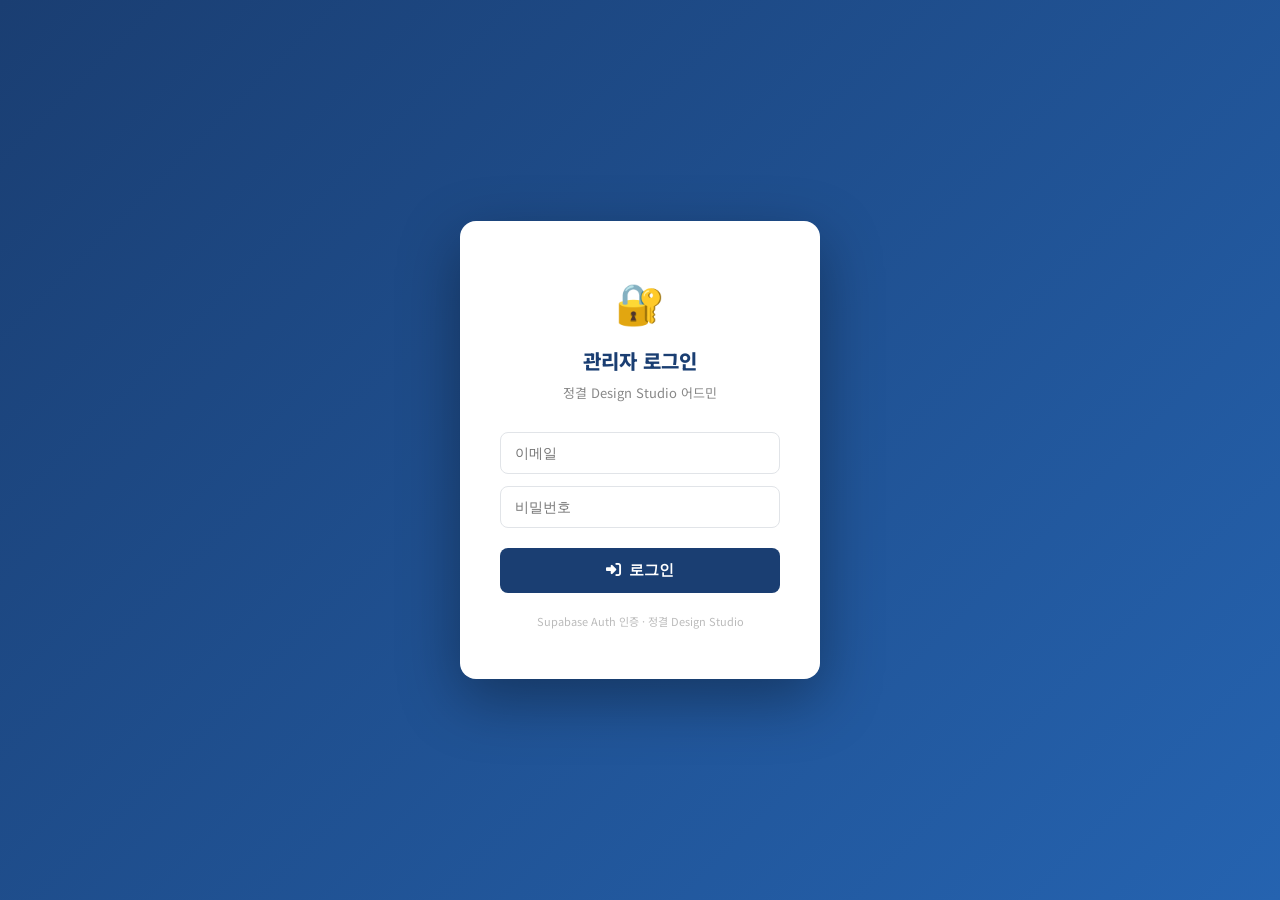
<file: admin.html>
<!DOCTYPE html>
<html lang="ko">
<head>
<meta charset="UTF-8">
<meta name="viewport" content="width=device-width,initial-scale=1.0">
<title>관리자 – 자재 & 노무비 관리</title>
<link rel="preconnect" href="https://fonts.googleapis.com">
<link rel="preconnect" href="https://fonts.gstatic.com" crossorigin>
<link href="https://fonts.googleapis.com/css2?family=Noto+Sans+KR:wght@400;500;600;700&display=swap" rel="stylesheet">
<link href="libs/fontawesome.min.css" rel="stylesheet">
<link href="css/style.css" rel="stylesheet">
<style>
/* ── 관리자 전용 ──────────────────────────────────────────── */
:root {
  --navy:#1a3e72; --navy2:#2563b0; --navy-light:#dce7f5; --navy-bg:#edf2fb;
  --border:#e1e4e8; --text:#24292e; --text2:#586069;
}
#unsaved-banner {
  display:none; position:sticky; top:0; z-index:500;
  background:#f59e0b; color:#fff; padding:10px 24px;
  font-size:13px; font-weight:700; text-align:center;
  box-shadow:0 2px 8px rgba(0,0,0,.18);
}
#unsaved-banner.show { display:block; }
#unsaved-banner i { margin-right:6px; }
.admin-wrap { max-width:1440px; margin:0 auto; padding:28px 32px; }
/* 탭 바 */
.tab-bar { display:flex; gap:4px; border-bottom:2px solid var(--border); margin-bottom:28px; flex-wrap:wrap; }
.tab-btn { padding:10px 22px; border:none; border-bottom:3px solid transparent;
           background:none; font:600 14px 'Noto Sans KR',sans-serif;
           color:var(--text2); cursor:pointer; margin-bottom:-2px;
           border-radius:6px 6px 0 0; transition:.2s; display:flex; align-items:center; gap:6px; }
.tab-btn.active  { color:var(--navy2); border-bottom-color:var(--navy2); background:var(--navy-bg); }
.tab-btn:hover:not(.active) { background:#f6f8fa; }
.tab-panel       { display:none; }
.tab-panel.active{ display:block; }
/* 테이블 */
.tbl { width:100%; border-collapse:collapse; font-size:13px; }
.tbl th { background:#f6f8fa; padding:10px 12px; text-align:left;
          font-weight:700; border-bottom:2px solid var(--border); white-space:nowrap; }
.tbl td { padding:10px 12px; border-bottom:1px solid var(--border); vertical-align:middle; }
.tbl tr:hover td { background:#f8fbff; }
.tbl .btn { padding:5px 11px; font-size:12px; margin-right:4px; }
/* 등급 뱃지 */
.badge { display:inline-block; padding:2px 9px; border-radius:99px; font-size:11px; font-weight:700; }
.badge-실속형   { background:#fef9e7; color:#f9a825; }
.badge-기본형   { background:#e6f4ea; color:#34a853; }
.badge-중급형   { background:#e8f0fe; color:#4285f4; }
.badge-고급형   { background:#fce8e6; color:#ea4335; }
.badge-프리미엄 { background:#f3e5f5; color:#8e24aa; }
.badge-공통     { background:#f1f3f4; color:#5f6368; }
.badge-식당     { background:#fff3e0; color:#e65100; }
.badge-㎡당    { background:#e3f2fd; color:#1565c0; }
.badge-m당     { background:#e8f5e9; color:#2e7d32; }
.badge-개당     { background:#fce4ec; color:#c2185b; }
.badge-품당     { background:#ede7f6; color:#4527a0; }
.badge-평당     { background:#fff8e1; color:#ff8f00; }
/* 모달 */
.modal-backdrop { display:none; position:fixed; inset:0; background:rgba(0,0,0,.45);
                  z-index:900; align-items:center; justify-content:center; }
.modal-backdrop.open { display:flex; }
.modal-box { background:#fff; border-radius:12px; width:min(680px,96vw);
             max-height:90vh; overflow-y:auto;
             box-shadow:0 20px 60px rgba(0,0,0,.22); }
.mhdr { display:flex; justify-content:space-between; align-items:center;
        padding:18px 24px; border-bottom:1px solid var(--border); }
.mhdr h3 { font-size:17px; font-weight:700; }
.mbody { padding:24px; }
.mfoot { display:flex; justify-content:flex-end; gap:10px;
         padding:16px 24px; border-top:1px solid var(--border);
         background:#fafafa; border-radius:0 0 12px 12px; }
/* 폼 행 */
.frow  { display:grid; grid-template-columns:1fr 1fr; gap:16px; margin-bottom:14px; }
.frow1 { grid-template-columns:1fr; }
.frow3 { grid-template-columns:1fr 1fr 1fr; }
.fg label { display:block; font-size:12px; font-weight:700; color:var(--text2); margin-bottom:5px; }
.fg input, .fg select, .fg textarea {
    width:100%; padding:9px 12px; border:1.5px solid var(--border); border-radius:7px;
    font:14px 'Noto Sans KR',sans-serif; transition:.2s; }
.fg input:focus,.fg select:focus { outline:none; border-color:var(--navy2); box-shadow:0 0 0 3px rgba(37,99,176,.12); }
.req { color:#e53935; }
/* 필터 툴바 */
.toolbar { display:flex; align-items:center; gap:12px; margin-bottom:16px; flex-wrap:wrap; }
.toolbar select,.toolbar input { padding:8px 12px; border:1.5px solid var(--border); border-radius:7px; font-size:13px; }
.toolbar input { width:200px; }
/* 요율 그리드 */
.rate-grid { display:grid; grid-template-columns:repeat(3,1fr); gap:18px; }
.rate-item label { display:block; font-size:12px; font-weight:700; color:var(--text2); margin-bottom:6px; }
.rate-item input { width:100%; padding:9px 12px; border:1.5px solid var(--border); border-radius:7px; font-size:14px; }
.rate-item input:focus { outline:none; border-color:var(--navy2); }
.rate-item .hint { font-size:11px; color:#aaa; margin-top:4px; }
/* 공종 카운트 뱃지 */
.cat-count { display:inline-block; background:var(--navy-bg); color:var(--navy);
             font-size:11px; font-weight:700; padding:1px 8px; border-radius:99px; margin-left:6px; }
/* 계약관리 탭 스타일 */
.contract-year-nav { display:flex; align-items:center; gap:12px; margin-bottom:24px; }
.contract-year-nav button {
  border:none; background:none; cursor:pointer; font-size:20px;
  color:var(--navy); padding:4px 8px; border-radius:5px; transition:.15s;
}
.contract-year-nav button:hover { background:var(--navy-bg); }
.contract-year-nav span { font-size:22px; font-weight:800; color:var(--navy); min-width:80px; text-align:center; }
.summary-cards { display:grid; grid-template-columns:repeat(4,1fr); gap:16px; margin-bottom:28px; }
.summary-card { background:#fff; border-radius:10px; border:1px solid var(--border); padding:18px 20px; box-shadow:0 1px 4px rgba(0,0,0,.06); }
.summary-card .sc-label { font-size:11.5px; color:#888; font-weight:600; margin-bottom:8px; }
.summary-card .sc-value { font-size:22px; font-weight:800; color:var(--navy); }
.summary-card .sc-sub   { font-size:12px; color:#aaa; margin-top:4px; }
.summary-card.green .sc-value { color:#059669; }
.summary-card.orange .sc-value{ color:#d97706; }
.summary-card.red    .sc-value{ color:#dc2626; }
.month-grid { display:grid; grid-template-columns:repeat(3,1fr); gap:16px; margin-bottom:28px; }
.month-card { background:#fff; border-radius:10px; border:1px solid var(--border); padding:14px 16px; box-shadow:0 1px 3px rgba(0,0,0,.05); transition:.15s; }
.month-card:hover { border-color:var(--navy2); box-shadow:0 2px 8px rgba(26,62,114,.12); }
.month-card-header { display:flex; align-items:center; justify-content:space-between; margin-bottom:10px; padding-bottom:8px; border-bottom:1px solid var(--border); }
.month-card-header .m-name { font-size:14px; font-weight:800; color:var(--navy); }
.month-card-header .m-count { font-size:11px; font-weight:700; background:var(--navy-bg); color:var(--navy2); padding:2px 8px; border-radius:99px; }
.month-card-empty { text-align:center; color:#ccc; font-size:12px; padding:12px 0; }
.contract-row { display:flex; align-items:center; justify-content:space-between; padding:7px 10px; margin-bottom:4px; border-radius:7px; background:#f8fafc; border:1px solid #edf2fb; cursor:pointer; transition:.12s; }
.contract-row:hover { background:var(--navy-bg); border-color:var(--navy-light); }
.contract-row .cr-title { font-size:12.5px; font-weight:700; color:#24292e; white-space:nowrap; overflow:hidden; text-overflow:ellipsis; max-width:120px; }
.contract-row .cr-date  { font-size:11px; color:#aaa; flex-shrink:0; }
.contract-row .cr-amt   { font-size:12px; font-weight:700; color:var(--navy); flex-shrink:0; }
#contract-preview-modal .modal-box { max-width:860px; }
.cp-header { padding:18px 24px; border-bottom:1px solid var(--border); display:flex; align-items:center; justify-content:space-between; }
.cp-header h3 { font-size:16px; font-weight:800; color:var(--navy); }
.cp-body { padding:20px 24px; overflow-y:auto; max-height:calc(90vh - 120px); }
.bar-chart { display:flex; align-items:flex-end; gap:6px; height:120px; margin-bottom:8px; }
.bar-chart-bar { flex:1; background:var(--navy-bg); border-radius:4px 4px 0 0; min-height:4px; transition:.3s; position:relative; cursor:pointer; }
.bar-chart-bar:hover { background:var(--navy-light); }
.bar-chart-bar .bar-tip { position:absolute; bottom:100%; left:50%; transform:translateX(-50%); background:var(--navy); color:#fff; font-size:10px; padding:2px 6px; border-radius:4px; white-space:nowrap; display:none; z-index:10; }
.bar-chart-bar:hover .bar-tip { display:block; }
.bar-chart-label { display:flex; gap:6px; }
.bar-chart-label span { flex:1; text-align:center; font-size:10px; color:#aaa; font-weight:600; }
.contract-detail-tbl { width:100%; border-collapse:collapse; font-size:13px; }
.contract-detail-tbl th { background:var(--navy); color:#fff; padding:9px 12px; text-align:left; font-weight:700; }
.contract-detail-tbl td { padding:9px 12px; border-bottom:1px solid var(--border); vertical-align:top; }
.contract-detail-tbl tr:hover td { background:#f8fbff; }
.cdt-contracted { color:#059669; font-weight:700; }
.cdt-profit-pos { color:#059669; font-weight:700; }
.cdt-profit-neg { color:#dc2626; font-weight:700; }
.empty-row td { text-align:center; color:#aaa; padding:32px; font-size:14px; }
/* 공정 관리 테이블 */
.proc-tbl { width:100%; border-collapse:collapse; font-size:13.5px; }
.proc-tbl th { background:var(--navy); color:#fff; padding:11px 14px; text-align:left; font-weight:700; }
.proc-tbl td { padding:10px 14px; border-bottom:1px solid var(--border); vertical-align:middle; }
.proc-tbl tr:hover td { background:#f8fbff; }
.proc-num-input { width:52px; padding:5px 7px; border:1.5px solid var(--border); border-radius:5px; font:700 13px 'Noto Sans KR',sans-serif; color:var(--navy); text-align:center; }
.proc-num-input:focus { outline:none; border-color:var(--navy2); }
.ord-btn { padding:3px 8px; border:1px solid var(--border); background:#fff; border-radius:4px; cursor:pointer; font-size:11px; color:#555; margin-right:2px; }
.ord-btn:hover { background:var(--navy-bg); border-color:var(--navy); color:var(--navy); }
/* 설문 탭 스타일 */
.survey-card { background:#fff; border-radius:10px; border:1px solid var(--border); padding:16px 20px; margin-bottom:12px; transition:.15s; cursor:pointer; }
.survey-card:hover { border-color:var(--navy2); box-shadow:0 2px 10px rgba(26,62,114,.12); }
.survey-card.new-response { border-left:4px solid #dc2626; background:#fff9f9; }
.survey-card.confirmed  { border-left:4px solid var(--navy2); }
.survey-card.completed  { border-left:4px solid #059669; background:#f0fdf4; }
.sv-header { display:flex; align-items:center; justify-content:space-between; flex-wrap:wrap; gap:8px; }
.sv-name   { font-size:15px; font-weight:800; color:var(--navy); }
.sv-phone  { font-size:12.5px; color:#586069; margin-left:6px; }
.sv-date   { font-size:11.5px; color:#aaa; }
.sv-badges { display:flex; gap:6px; flex-wrap:wrap; margin-top:8px; }
.sv-badge  { display:inline-flex; align-items:center; gap:4px; font-size:11px; font-weight:700; padding:3px 10px; border-radius:99px; white-space:nowrap; }
.sv-badge.new   { background:#fee2e2; color:#dc2626; }
.sv-badge.check { background:#dbeafe; color:#1d4ed8; }
.sv-badge.done  { background:#d1fae5; color:#065f46; }
.sv-badge.contract  { background:#d1fae5; color:#065f46; }
.sv-badge.canceled  { background:#fee2e2; color:#9f1239; }
/* ★수정 #6: 취소 카드 스타일 */
.survey-card.sv-canceled-card { border-left:4px solid #9f1239; background:#fff5f5; opacity:.85; }
.sv-badge.budget { background:#fef3c7; color:#92400e; }
.sv-badge.scope  { background:#ede9fe; color:#5b21b6; }
.sv-body  { margin-top:10px; font-size:12.5px; color:#555; line-height:1.7; }
.sv-body strong { color:var(--navy); }
/* 설문 상세 모달 */
#survey-detail-modal .modal-box { max-width:760px; width:96vw; }
.sd-section { margin-bottom:20px; }
.sd-section-title { font-size:12px; font-weight:800; color:var(--navy2); letter-spacing:1px; text-transform:uppercase; margin-bottom:10px; padding-bottom:6px; border-bottom:1px solid var(--border); }
.sd-grid { display:grid; grid-template-columns:1fr 1fr; gap:0; }
.sd-row { display:flex; padding:7px 10px; border-bottom:1px solid #f0f4f8; font-size:13px; align-items:flex-start; gap:8px; }
.sd-row:last-child { border-bottom:none; }
.sd-label { font-weight:700; color:#586069; min-width:110px; flex-shrink:0; font-size:12px; }
.sd-value { color:#24292e; flex:1; line-height:1.6; }
.sd-full { grid-column:1/-1; }
.sd-memo-area { width:100%; padding:10px 12px; border:1.5px solid var(--border); border-radius:7px; font:13px 'Noto Sans KR',sans-serif; resize:vertical; min-height:70px; transition:.15s; }
.sd-memo-area:focus { outline:none; border-color:var(--navy2); }
.sd-status-select { padding:7px 12px; border:1.5px solid var(--border); border-radius:7px; font:600 13px 'Noto Sans KR',sans-serif; color:var(--navy); background:#fff; cursor:pointer; }
.survey-filter-tabs { display:flex; gap:8px; flex-wrap:wrap; margin-bottom:16px; }
.sv-filter-btn { padding:5px 14px; border:1.5px solid var(--border); border-radius:99px; font:600 12.5px 'Noto Sans KR',sans-serif; cursor:pointer; background:#fff; color:#555; transition:.15s; }
.sv-filter-btn.active  { background:var(--navy); color:#fff; border-color:var(--navy); }
.sv-filter-btn:hover:not(.active) { background:#f0f4ff; border-color:var(--navy); }
/* 체크된 행 하이라이트 */
.row-checked td { background:#edf2fb !important; }
/* CSV 아이콘 색상 */
.btn i.fa-file-csv { color:#34a853; }
/* 단위 태그 */
.unit-tag { display:inline-flex; align-items:center; gap:6px; background:#f4f7fb; border:1.5px solid #d0d8e4; border-radius:8px; padding:6px 14px; font-size:14px; font-weight:700; color:#1a3e72; transition:.15s; }
.unit-tag:hover { border-color:#2563b0; background:#dce7f5; }
/* 모달 number input */
input[type=number] { user-select:none; }
/* ━━━ 상담일지 탭 스타일 ━━━ */
.cl-toolbar { display:flex; align-items:center; gap:10px; margin-bottom:18px; flex-wrap:wrap; }
.cl-toolbar button { white-space:nowrap; }
.cl-list-wrap { margin-bottom:28px; }
.cl-item { display:flex; align-items:center; justify-content:space-between; padding:11px 16px;
           background:#fff; border:1px solid var(--border); border-radius:8px; margin-bottom:7px;
           cursor:pointer; transition:.15s; gap:12px; flex-wrap:wrap; }
.cl-item:hover { border-color:var(--navy2); background:var(--navy-bg); }
.cl-item.active-item { border-color:var(--navy2); background:#dce7f5; }
.cl-item-left { display:flex; flex-direction:column; gap:3px; }
.cl-item-title { font-size:14px; font-weight:800; color:var(--navy); }
.cl-item-sub { font-size:12px; color:#888; }
.cl-item-right { display:flex; gap:6px; flex-shrink:0; }
/* 상담일지 폼 */
.cl-form-wrap { background:#fff; border:1px solid var(--border); border-radius:10px; padding:24px; }
.cl-form-title { font-size:15px; font-weight:800; color:var(--navy); margin-bottom:18px;
                 padding-bottom:10px; border-bottom:2px solid var(--navy); }
.cl-section { margin-bottom:20px; }
.cl-section-label { font-size:11.5px; font-weight:800; color:var(--navy2); letter-spacing:.8px;
                    text-transform:uppercase; margin-bottom:10px; padding-bottom:5px;
                    border-bottom:1px solid var(--border); }
/* 상담내역 테이블 */
.cl-consult-tbl { width:100%; border-collapse:collapse; font-size:12.5px; }
.cl-consult-tbl th { background:var(--navy); color:#fff; padding:8px 10px; text-align:center;
                     font-weight:700; white-space:nowrap; border:1px solid #1a3e72; }
.cl-consult-tbl td { padding:7px 8px; border:1px solid var(--border); vertical-align:middle; }
.cl-consult-tbl tr:hover td { background:#f8fbff; }
.cl-tbl-cat  { font-weight:700; color:var(--navy); text-align:center; white-space:nowrap;
               background:#f4f7fb; }
.cl-check-group { display:flex; flex-wrap:wrap; gap:4px; }
.cl-check-group label { display:inline-flex; align-items:center; gap:3px; font-size:11.5px;
                        color:#444; cursor:pointer; white-space:nowrap;
                        padding:2px 6px; border-radius:4px; border:1px solid #e1e4e8;
                        background:#fafafa; transition:.12s; }
.cl-check-group label:hover { border-color:var(--navy2); background:var(--navy-bg); }
.cl-check-group input[type=checkbox] { margin:0; cursor:pointer; }
.cl-prod-input { width:100%; max-width:180px; padding:5px 8px; border:1.5px solid var(--border);
                 border-radius:5px; font:12px 'Noto Sans KR',sans-serif; }
.cl-prod-input:focus { outline:none; border-color:var(--navy2); }
.cl-memo-input { width:100%; padding:9px 11px; border:1.5px solid var(--border); border-radius:7px;
                 font:13px 'Noto Sans KR',sans-serif; resize:vertical; min-height:60px; }
.cl-memo-input:focus { outline:none; border-color:var(--navy2); }
/* ━━━ 상담일지: 화면용 숨김 영역 (팝업 출력 방식 – admin CSS 간섭 없음) ━━━ */
#cl-print-area { display:none; }

@media print {
  .tab-bar, #unsaved-banner, .admin-header, .modal-backdrop { display:none !important; }
  .tab-panel { display:block !important; }

  /* 계약서 인쇄/PDF 페이지 잘림 방지 */
  .ct-article-block { page-break-inside: avoid; break-inside: avoid; }
  .ct-table-block   { page-break-inside: avoid; break-inside: avoid; }
  .ct-sign-block    { page-break-inside: avoid; break-inside: avoid; page-break-before: auto; }

  /* 서명 대기중 문구 인쇄 시 숨김 */
  .ct-sign-pending  { display: none !important; }

  /* 계약서 인쇄 시 불필요한 UI 숨김 */
  .btn-row, .hbtn, .tab-btn { display: none !important; }

  /* 계약서 본문 여백 */
  #contract-preview-wrap, #contract-preview-doc { margin: 0 !important; padding: 0 !important; }

  /* 계약서 조항 페이지 잘림 방지 */
  #contract-preview-doc p    { page-break-inside: avoid; break-inside: avoid; orphans: 3; widows: 3; }
  #contract-preview-doc table{ page-break-inside: avoid; break-inside: avoid; }
  #contract-preview-doc .ct-article-block { page-break-inside: avoid; break-inside: avoid; }

  /* 서명란 페이지 잘림 방지 */
  #contract-preview-doc [style*="grid-template-columns:1fr 1fr"] { page-break-inside: avoid; break-inside: avoid; }
}
/* ★수정 #12: 관리자 반응형 */
@media (max-width: 1024px) {
  .summary-cards { grid-template-columns: repeat(2,1fr); }
  .month-grid    { grid-template-columns: repeat(2,1fr); }
  .rate-grid     { grid-template-columns: repeat(2,1fr); }
  .frow3         { grid-template-columns: 1fr 1fr; }
}
@media (max-width: 768px) {
  .admin-wrap    { padding: 14px 12px; }
  .tab-btn       { padding: 8px 12px; font-size: 12.5px; }
  .tab-bar       { gap: 2px; }
  .summary-cards { grid-template-columns: 1fr 1fr; gap: 10px; }
  .month-grid    { grid-template-columns: 1fr; }
  .rate-grid     { grid-template-columns: 1fr 1fr; }
  .toolbar       { gap: 7px; }
  .toolbar input { width: 140px; }
  .tbl th, .tbl td { padding: 8px 8px; font-size: 12px; }
  .tbl th:nth-child(n+5):nth-child(-n+6) { display: none; }
  .tbl td:nth-child(n+5):nth-child(-n+6) { display: none; }
  .frow, .frow3  { grid-template-columns: 1fr; }
  .modal-box     { width: 98vw !important; }
}
@media (max-width: 480px) {
  .summary-cards { grid-template-columns: 1fr; }
  .rate-grid     { grid-template-columns: 1fr; }
  .tab-btn span  { display: none; }
  .contract-year-nav span { font-size: 18px; }
  .summary-card .sc-value { font-size: 18px; }
}

/* ── 손익관리 탭 ── */
.modal-overlay {
    display: none; position: fixed; inset: 0; z-index: 9000;
    background: rgba(0,0,0,.5); align-items: center; justify-content: center;
}
.modal-overlay.open { display: flex; }
.modal-box {
    background: #fff; border-radius: 14px; width: min(480px, 92vw);
    max-height: 90vh; overflow-y: auto;
    box-shadow: 0 20px 60px rgba(0,0,0,.25);
}
.modal-header {
    display: flex; align-items: center; justify-content: space-between;
    padding: 16px 20px; border-bottom: 1px solid var(--border);
    font-size: 15px; font-weight: 800; color: var(--navy);
}
.modal-header button { border:none;background:none;font-size:22px;cursor:pointer;color:#aaa;line-height:1; }
.modal-body { padding: 20px; }
.modal-footer { display:flex;justify-content:flex-end;gap:10px;padding:14px 20px;border-top:1px solid var(--border); }

.profit-sub-tab {
  padding: 10px 18px; border: none; background: none;
  font: 600 13px 'Noto Sans KR', sans-serif; color: var(--text2);
  cursor: pointer; border-bottom: 3px solid transparent;
  margin-bottom: -2px; transition: .15s; display: inline-flex;
  align-items: center; gap: 6px;
}
.profit-sub-tab.active { color: var(--navy2); border-bottom-color: var(--navy2); }
.profit-sub-tab:hover:not(.active) { background: #f6f8fa; }
.profit-pane { display: block; }

/* 고정비 행 */
.fixed-exp-row {
  display: flex; align-items: center; gap:8px;
  padding: 8px 10px; border-radius: 7px; margin-bottom:6px;
  background: #f8fafc; border: 1px solid var(--border);
}
.fixed-exp-row.locked { background: #f0f4f8; }
.fixed-exp-name { flex: 1; font-size: 13px; font-weight: 600; }
.fixed-exp-amount { font-size: 13px; font-weight: 700; color: var(--navy); min-width: 90px; text-align: right; }
.fixed-exp-lock { font-size: 14px; cursor: pointer; color: #aaa; padding: 2px 6px; background:none; border:none; }
.fixed-exp-lock.locked { color: var(--navy2); }

/* 손익 요약 카드 */
.pl-section { background:#fff; border-radius:10px; border:1px solid var(--border); overflow:hidden; margin-bottom:14px; }
.pl-section-header { padding:10px 16px; font-size:13px; font-weight:800; background:#f0f4f8; color:var(--navy); }
.pl-row { display:flex; justify-content:space-between; align-items:center; padding:8px 16px; border-bottom:1px solid #f0f4f8; font-size:13px; }
.pl-row:last-child { border-bottom:none; }
.pl-row.sub { color:#777; font-size:12px; padding:5px 16px 5px 28px; }
.pl-row.total { font-weight:800; font-size:14px; background:#f8fafc; }
.pl-row.highlight { background:var(--navy); color:#fff; font-weight:800; font-size:15px; }
.pl-row.highlight .pl-val { color:#fff; }
.pl-val { font-weight:700; }
.pl-val.pos { color: #059669; }
.pl-val.neg { color: #dc2626; }

/* 연간 테이블 */
.annual-tbl { width:100%; border-collapse:collapse; font-size:12.5px; min-width:0; }
.pl-section { max-width:100%; box-sizing:border-box; }
.annual-tbl th { background:var(--navy); color:#fff; padding:8px 10px; text-align:center; }
.annual-tbl td { padding:7px 10px; border-bottom:1px solid #f0f4f8; text-align:right; }
.annual-tbl td:first-child { text-align:center; font-weight:700; color:var(--navy); }
.annual-tbl tr.total-row td { background:#f0f4f8; font-weight:800; border-top:2px solid var(--border); }
.annual-tbl tr:hover:not(.total-row) td { background:#f8fafc; }
</style>
</head>
<body>

<!-- ━━━ Supabase 로그인 오버레이 ━━━ -->
<div id="sb-login-overlay" style="
  display:none; position:fixed; inset:0; z-index:9999;
  background:linear-gradient(135deg,#1a3e72 0%,#2563b0 100%);
  align-items:center; justify-content:center;">
  <div style="background:#fff;border-radius:16px;padding:48px 40px;width:360px;max-width:92vw;box-shadow:0 20px 60px rgba(0,0,0,.35);text-align:center">
    <div style="font-size:40px;margin-bottom:12px">🔐</div>
    <h2 style="font-size:20px;font-weight:800;color:#1a3e72;margin-bottom:6px">관리자 로그인</h2>
    <p style="font-size:13px;color:#888;margin-bottom:28px">정결 Design Studio 어드민</p>
    <div id="sb-login-error" style="display:none;background:#fef2f2;border:1px solid #fca5a5;border-radius:8px;padding:10px 14px;font-size:13px;color:#dc2626;margin-bottom:16px"></div>
    <input id="sb-email" type="email" placeholder="이메일" autocomplete="username"
      style="width:100%;box-sizing:border-box;padding:12px 14px;border:1.5px solid #e1e4e8;border-radius:8px;font-size:14px;margin-bottom:12px;outline:none"
      onkeydown="if(event.key==='Enter')document.getElementById('sb-password').focus()">
    <input id="sb-password" type="password" placeholder="비밀번호" autocomplete="current-password"
      style="width:100%;box-sizing:border-box;padding:12px 14px;border:1.5px solid #e1e4e8;border-radius:8px;font-size:14px;margin-bottom:20px;outline:none"
      onkeydown="if(event.key==='Enter')sbLogin()">
    <button onclick="sbLogin()" id="sb-login-btn"
      style="width:100%;padding:13px;background:#1a3e72;color:#fff;border:none;border-radius:8px;font-size:15px;font-weight:700;cursor:pointer;transition:.2s"
      onmouseover="this.style.background='#2563b0'" onmouseout="this.style.background='#1a3e72'">
      <i class="fas fa-sign-in-alt" style="margin-right:8px"></i>로그인
    </button>
    <p style="font-size:11px;color:#bbb;margin-top:20px">Supabase Auth 인증 · 정결 Design Studio</p>
  </div>
</div>

<!-- 미저장 경고 배너 -->
<div id="unsaved-banner">
  <i class="fas fa-exclamation-triangle"></i>
  저장되지 않은 변경사항이 있습니다. 페이지를 벗어나면 변경사항이 사라집니다.
  <button onclick="saveAll()" style="margin-left:16px;padding:4px 14px;background:#fff;color:#d97706;border:none;border-radius:5px;font-weight:700;cursor:pointer;font-size:12px">
    <i class="fas fa-save"></i> 지금 저장
  </button>
</div>

<header class="header">
  <div class="header-content">
    <div class="header-left">
      <h1 class="header-title"><i class="fas fa-cog" style="font-size:20px;color:#1a3e72;margin-right:8px"></i>관리자 페이지</h1>
      <p class="header-subtitle">공정 카테고리 · 자재 DB · 노무비 DB · 요율 기본값 설정</p>
    </div>
    <div class="header-right">
      <button class="btn btn-secondary" onclick="safeNavigate('index.html')">
        <i class="fas fa-calculator"></i> 견적 작성
      </button>
      <button class="btn btn-primary" onclick="exportData()">
        <i class="fas fa-download"></i> 백업
      </button>
      <button class="btn btn-secondary" onclick="importData()">
        <i class="fas fa-upload"></i> 복원
      </button>
    </div>
  </div>
</header>

<div class="admin-wrap">

  <!-- 탭 -->
  <div class="tab-bar">
    <button class="tab-btn active" onclick="switchTab('tab-proc',this)">
      <i class="fas fa-list-ol"></i> 공정 관리 <span id="proc-count" class="cat-count">-</span>
    </button>
    <button class="tab-btn" onclick="switchTab('tab-mat',this)">
      <i class="fas fa-boxes"></i> 자재 관리 <span id="mat-count" class="cat-count">-</span>
    </button>
    <button class="tab-btn" onclick="switchTab('tab-lab',this)">
      <i class="fas fa-hard-hat"></i> 노무비 관리 <span id="lab-count" class="cat-count">-</span>
    </button>
    <button class="tab-btn" onclick="switchTab('tab-unit',this)">
      <i class="fas fa-ruler"></i> 단위 관리
    </button>
    <button class="tab-btn" onclick="switchTab('tab-rate',this)">
      <i class="fas fa-percentage"></i> 요율 기본값
    </button>
    <button class="tab-btn" onclick="switchTab('tab-company',this)">
      <i class="fas fa-building"></i> 시공사 정보
    </button>
    <button class="tab-btn" onclick="switchTab('tab-contract',this)">
      <i class="fas fa-handshake"></i> 계약관리
      <span id="contract-count" class="cat-count" style="background:#d1fae5;color:#065f46">0</span>
    </button>
    <button class="tab-btn" onclick="switchTab('tab-survey',this)">
      <i class="fas fa-clipboard-list"></i> 고객 설문
      <span id="survey-new-count" class="cat-count" style="background:#fee2e2;color:#dc2626">0</span>
    </button>
    <!-- ★수정 #13/#14: 계약서 탭 추가 -->
    <button class="tab-btn" onclick="switchTab('tab-contract-tmpl',this)">
      <i class="fas fa-file-contract"></i> 계약서 템플릿
      <span id="tmpl-count" class="cat-count" title="계약서 발행 수량 (최초 저장 기준 · 불러와서 수정·재저장한 건은 제외)">-</span>
    </button>
    <button class="tab-btn" onclick="switchTab('tab-consult',this)">
      <i class="fas fa-book-open"></i> 상담일지
      <span id="consult-count" class="cat-count">-</span>
    </button>
    <button class="tab-btn" onclick="switchTab('tab-receipt',this)">
      <i class="fas fa-receipt"></i> 영수증 관리
      <span id="receipt-count" class="cat-count">-</span>
    </button>
    <button class="tab-btn" onclick="switchTab('tab-profit',this)">
      <i class="fas fa-chart-line"></i> 손익 관리
    </button>
    <button class="tab-btn" onclick="openScheduleTab('schedule.html', this)" style="background:#1a3e72;color:#fff;border-radius:6px 6px 0 0">
      <i class="fas fa-calendar-alt"></i> 공정표 관리
      <span id="sched-count" class="cat-count" title="생성된 공정표 수" style="background:rgba(255,255,255,.22);color:#fff">-</span>
    </button>
  </div>

  <!-- ━━━ 공정 카테고리 관리 ━━━ -->
  <div id="tab-proc" class="tab-panel active">
    <div class="card">
      <div class="card-header-with-action">
        <h2 class="card-title"><i class="fas fa-list-ol" style="color:#1a3e72;margin-right:6px"></i>공정 카테고리 목록</h2>
        <button class="btn btn-primary" onclick="openProcModal()">
          <i class="fas fa-plus"></i> 공정 추가
        </button>
      </div>
      <p style="font-size:12.5px;color:#777;margin-bottom:16px;padding:10px 14px;background:#f4f7fb;border-radius:6px;border-left:3px solid #1a3e72">
        <i class="fas fa-info-circle" style="color:#1a3e72;margin-right:4px"></i>
        공정 번호(예: 01, 02, A-1)와 공정명을 자유롭게 설정할 수 있습니다.
        ↑↓ 버튼으로 순서를 변경하면 견적서 세부내역의 정렬에 반영됩니다.
        공정을 삭제해도 이미 등록된 자재/노무비 데이터는 삭제되지 않습니다.
      </p>
      <div class="table-container" style="overflow-x:auto">
        <table class="proc-tbl">
          <thead><tr>
            <th style="width:60px">순서</th>
            <th style="width:80px">번호</th>
            <th>공정명</th>
            <th style="width:80px">자재수</th>
            <th style="width:80px">노무수</th>
            <th style="width:130px">작업</th>
          </tr></thead>
          <tbody id="proc-tbody"></tbody>
        </table>
      </div>
    </div>
  </div>

  <!-- ━━━ 자재 관리 ━━━ -->
  <div id="tab-mat" class="tab-panel">
    <div class="card">
      <div class="card-header-with-action">
        <h2 class="card-title">자재 목록</h2>
        <div style="display:flex;gap:8px;align-items:center;flex-wrap:wrap">
          <button class="btn btn-secondary" id="mat-bulk-btn" onclick="openBulkModal('mat')" style="display:none">
            <i class="fas fa-edit"></i> 선택 항목 수정
          </button>
          <button class="btn btn-secondary" id="mat-dup-btn" onclick="duplicateSelected('mat')" style="display:none;color:#2563b0">
            <i class="fas fa-copy"></i> 선택 복사
          </button>
          <button class="btn btn-secondary" onclick="downloadCSV('mat')" title="현재 자재 목록을 CSV로 다운로드">
            <i class="fas fa-file-csv"></i> CSV 내보내기
          </button>
          <label class="btn btn-secondary" style="cursor:pointer;margin:0" title="CSV 파일로 자재 대량 등록">
            <i class="fas fa-upload"></i> CSV 가져오기
            <input type="file" accept=".csv" style="display:none" onchange="uploadCSV('mat',this)">
          </label>
          <button class="btn btn-primary" onclick="openMatModal()">
            <i class="fas fa-plus"></i> 자재 추가
          </button>
        </div>
      </div>
      <div class="toolbar">
        <label style="display:flex;align-items:center;gap:6px;font-size:13px;cursor:pointer">
          <input type="checkbox" id="mat-check-all" onchange="toggleAllCheck('mat',this.checked)"> 전체선택
        </label>
        <select id="mat-cat-filter" onchange="renderMatTable()">
          <option value="">전체 공종</option>
        </select>
        <select id="mat-grade-filter" onchange="renderMatTable()">
          <option value="">전체 등급</option>
          <option>실속형</option><option>기본형</option><option>중급형</option>
          <option>고급형</option><option>프리미엄</option><option>공통</option>
        </select>
        <input type="text" id="mat-search" placeholder="품목명·브랜드 검색…" oninput="renderMatTable()">
        <span id="mat-sel-count" style="font-size:12px;color:#1a3e72;font-weight:700"></span>
      </div>
      <div class="table-container" style="overflow-x:auto">
        <table class="tbl">
          <thead><tr>
            <th style="width:36px"></th>
            <th>공종</th><th>품목명</th><th>브랜드</th><th>규격/시리즈</th>
            <th>등급</th><th>단위</th><th style="text-align:right">단가(원)</th><th>작업</th>
          </tr></thead>
          <tbody id="mat-tbody"></tbody>
        </table>
      </div>
    </div>
  </div>

  <!-- ━━━ 노무비 관리 ━━━ -->
  <div id="tab-lab" class="tab-panel">
    <div class="card">
      <div class="card-header-with-action">
        <h2 class="card-title">노무비 목록</h2>
        <div style="display:flex;gap:8px;align-items:center;flex-wrap:wrap">
          <button class="btn btn-secondary" id="lab-bulk-btn" onclick="openBulkModal('lab')" style="display:none">
            <i class="fas fa-edit"></i> 선택 항목 수정
          </button>
          <button class="btn btn-secondary" id="lab-dup-btn" onclick="duplicateSelected('lab')" style="display:none;color:#2563b0">
            <i class="fas fa-copy"></i> 선택 복사
          </button>
          <button class="btn btn-secondary" onclick="downloadCSV('lab')" title="현재 노무비 목록을 CSV로 다운로드">
            <i class="fas fa-file-csv"></i> CSV 내보내기
          </button>
          <label class="btn btn-secondary" style="cursor:pointer;margin:0" title="CSV 파일로 노무비 대량 등록">
            <i class="fas fa-upload"></i> CSV 가져오기
            <input type="file" accept=".csv" style="display:none" onchange="uploadCSV('lab',this)">
          </label>
          <button class="btn btn-primary" onclick="openLabModal()">
            <i class="fas fa-plus"></i> 노무비 추가
          </button>
        </div>
      </div>
      <div class="toolbar">
        <label style="display:flex;align-items:center;gap:6px;font-size:13px;cursor:pointer">
          <input type="checkbox" id="lab-check-all" onchange="toggleAllCheck('lab',this.checked)"> 전체선택
        </label>
        <select id="lab-cat-filter" onchange="renderLabTable()">
          <option value="">전체 공종</option>
        </select>
        <select id="lab-basis-filter" onchange="renderLabTable()">
          <option value="">전체 산출기준</option>
          <option>식당</option><option>㎡당</option><option>m당</option>
          <option>개당</option><option>품당</option><option>평당</option>
        </select>
        <input type="text" id="lab-search" placeholder="공정명·작업내용 검색…" oninput="renderLabTable()">
        <span id="lab-sel-count" style="font-size:12px;color:#1a3e72;font-weight:700"></span>
      </div>
      <div class="table-container" style="overflow-x:auto">
        <table class="tbl">
          <thead><tr>
            <th style="width:36px"></th>
            <th>공종</th><th>공정명</th><th>작업 내용</th>
            <th>산출기준</th><th>단위</th><th style="text-align:right">단가(원)</th><th>작업</th>
          </tr></thead>
          <tbody id="lab-tbody"></tbody>
        </table>
      </div>
    </div>
  </div>

  <!-- ━━━ 단위 마스터 관리 ━━━ -->
  <div id="tab-unit" class="tab-panel">
    <div class="card">
      <div class="card-header-with-action">
        <h2 class="card-title"><i class="fas fa-ruler" style="color:#1a3e72;margin-right:6px"></i>단위 마스터 관리</h2>
        <button class="btn btn-primary" onclick="openUnitAddModal()">
          <i class="fas fa-plus"></i> 단위 추가
        </button>
      </div>
      <p style="font-size:12.5px;color:#777;margin-bottom:20px;padding:10px 14px;background:#f4f7fb;border-radius:6px;border-left:3px solid #1a3e72">
        <i class="fas fa-info-circle" style="color:#1a3e72;margin-right:4px"></i>
        여기서 추가한 단위는 자재/노무비 등록 모달의 단위 셀렉트에 즉시 반영됩니다.
        기본 단위(회색 표시)는 삭제할 수 없습니다.
      </p>
      <div id="unit-list" style="display:flex;flex-wrap:wrap;gap:10px"></div>
    </div>
  </div>

  <!-- ━━━ 요율 설정 ━━━ -->
  <div id="tab-rate" class="tab-panel">
    <div class="card">
      <h2 class="card-title"><i class="fas fa-percentage" style="margin-right:6px;color:#1a3e72"></i>기본 요율 설정</h2>
      <p style="color:#777;margin-bottom:22px;font-size:13px">
        여기서 설정한 값이 견적 작성 시 기본값으로 사용됩니다.<br>
        개별 견적서에서 별도 조정해도 이 값에는 영향이 없습니다.
      </p>
      <div class="rate-grid" id="rate-form"></div>
      <div style="margin-top:28px;text-align:center">
        <button class="btn btn-primary" onclick="saveRatesForm()" style="padding:12px 32px;font-size:15px">
          <i class="fas fa-save"></i> 요율 저장
        </button>
      </div>
    </div>
  </div>

  <!-- ━━━ 시공사 정보 ━━━ -->
  <div id="tab-company" class="tab-panel">
    <div class="card">
      <h2 class="card-title"><i class="fas fa-building" style="color:#1a3e72;margin-right:6px"></i>시공사 정보</h2>
      <div class="frow">
        <div class="fg"><label>회사명 <span class="req">*</span></label><input id="co-name" placeholder="예: 정결 Design Studio"></div>
        <div class="fg"><label>대표자명</label><input id="co-rep" placeholder="예: 홍길동"></div>
      </div>
      <div class="frow">
        <div class="fg"><label>사업자등록번호</label><input id="co-bizno" placeholder="예: 123-45-67890"></div>
        <div class="fg"><label>대표 전화</label><input id="co-tel" placeholder="예: 010-1234-5678"></div>
      </div>
      <div class="frow">
        <div class="fg"><label>팩스</label><input id="co-fax" placeholder="예: 02-1234-5678"></div>
        <div class="fg"><label>이메일</label><input id="co-email" placeholder="예: info@company.com"></div>
      </div>
      <div class="frow frow1">
        <div class="fg"><label>주소</label><input id="co-addr" placeholder="예: 서울시 강남구 테헤란로 123"></div>
      </div>
      <div class="frow frow1">
        <div class="fg"><label>비고 / REMARK <span style="font-size:11px;color:#888;font-weight:400">(견적서 비고란에 표시될 내용)</span></label>
          <textarea id="co-remark" rows="3" placeholder="예: 본 견적서는 발행일로부터 30일간 유효합니다. 상기 금액은 부가세 포함 금액입니다." style="resize:vertical;font:13px 'Noto Sans KR',sans-serif;padding:8px 10px;border:1.5px solid var(--border);border-radius:7px;width:100%;box-sizing:border-box"></textarea>
        </div>
      </div>

      <!-- 도장 이미지 업로드 -->
      <div style="margin-top:20px;padding:18px 20px;background:#f8fafc;border:1.5px solid var(--border);border-radius:10px">
        <div style="font-size:13px;font-weight:800;color:var(--navy);margin-bottom:12px">
          <i class="fas fa-stamp" style="margin-right:6px"></i>대표 도장 / 서명 이미지
          <span style="font-size:11px;font-weight:400;color:#888;margin-left:8px">계약서 시공자 서명란에 자동 삽입됩니다</span>
        </div>
        <div style="display:flex;align-items:flex-start;gap:20px;flex-wrap:wrap">
          <div id="stamp-preview-wrap" style="width:120px;height:90px;border:2px dashed var(--border);border-radius:8px;display:flex;align-items:center;justify-content:center;background:#fff;flex-shrink:0;overflow:hidden">
            <div id="stamp-placeholder" style="text-align:center;color:#ccc;font-size:12px">
              <i class="fas fa-stamp" style="font-size:24px;display:block;margin-bottom:6px"></i>도장 없음
            </div>
            <img id="stamp-preview-img" style="display:none;max-width:116px;max-height:86px;object-fit:contain">
          </div>
          <div style="flex:1;min-width:200px">
            <p style="font-size:12.5px;color:#666;line-height:1.8;margin-bottom:12px">
              PNG/JPG 이미지를 업로드하면 계약서 시공자 서명란에 자동으로 들어갑니다.<br>
              <strong>투명 배경 PNG</strong>를 사용하면 가장 깔끔하게 보입니다.
            </p>
            <div style="display:flex;gap:8px;flex-wrap:wrap">
              <label class="btn btn-secondary" style="cursor:pointer;margin:0;font-size:13px">
                <i class="fas fa-upload"></i> 도장 이미지 업로드
                <input type="file" accept="image/*" style="display:none" onchange="uploadStampImage(this)">
              </label>
              <button class="btn btn-secondary" onclick="clearStampImage()" style="font-size:13px;color:#dc2626" id="stamp-clear-btn" style="display:none">
                <i class="fas fa-trash"></i> 삭제
              </button>
            </div>
          </div>
        </div>
      </div>

      <div style="margin-top:20px;text-align:center">
        <button class="btn btn-primary" onclick="saveCompanyForm()" style="padding:12px 32px;font-size:15px">
          <i class="fas fa-save"></i> 시공사 정보 저장
        </button>
      </div>
    </div>
  </div>

  <!-- ━━━ 계약관리 탭 ━━━ -->
  <div id="tab-contract" class="tab-panel">
    <div class="card" style="margin-bottom:20px">
      <div style="display:flex;align-items:center;justify-content:space-between;margin-bottom:20px;flex-wrap:wrap;gap:12px">
        <h2 class="card-title" style="margin:0;border:none;padding:0">
          <i class="fas fa-chart-bar" style="color:var(--navy);margin-right:6px"></i>연간 매출 분석
        </h2>
        <div class="contract-year-nav">
          <button onclick="changeContractYear(-1)" title="이전 연도"><i class="fas fa-chevron-left"></i></button>
          <span id="contract-year-label">2025</span>
          <button onclick="changeContractYear(+1)" title="다음 연도"><i class="fas fa-chevron-right"></i></button>
        </div>
      </div>
      <div class="summary-cards">
        <div class="summary-card">
          <div class="sc-label"><i class="fas fa-handshake" style="margin-right:4px;color:#059669"></i>계약 건수</div>
          <div class="sc-value" id="sc-count">0건</div>
          <div class="sc-sub">해당 연도 계약완료</div>
        </div>
        <div class="summary-card orange">
          <div class="sc-label"><i class="fas fa-won-sign" style="margin-right:4px"></i>총 매출액</div>
          <div class="sc-value" id="sc-revenue">₩ 0</div>
          <div class="sc-sub">VAT 포함 계약금액 합계</div>
        </div>
        <div class="summary-card green">
          <div class="sc-label"><i class="fas fa-chart-line" style="margin-right:4px"></i>예상 순수익</div>
          <div class="sc-value" id="sc-profit">₩ 0</div>
          <div class="sc-sub">계약 기업이윤 합계</div>
        </div>
        <div class="summary-card">
          <div class="sc-label"><i class="fas fa-percent" style="margin-right:4px;color:#d97706"></i>평균 이익률</div>
          <div class="sc-value" id="sc-margin">0%</div>
          <div class="sc-sub">순수익 / 매출액</div>
        </div>
      </div>
      <div style="margin-bottom:6px">
        <span style="font-size:12px;font-weight:700;color:#555">월별 매출 현황</span>
        <span style="font-size:11px;color:#aaa;margin-left:8px">막대를 클릭하면 해당 월로 이동합니다</span>
      </div>
      <div class="bar-chart" id="month-bar-chart"></div>
      <div class="bar-chart-label" id="month-bar-labels"></div>
    </div>
    <div class="card">
      <h2 class="card-title" style="margin-bottom:18px">
        <i class="fas fa-calendar-alt" style="color:var(--navy);margin-right:6px"></i>월별 계약 스케줄
      </h2>
      <div class="month-grid" id="month-grid"></div>
    </div>
    <div class="card">
      <div style="display:flex;align-items:center;justify-content:space-between;margin-bottom:14px;flex-wrap:wrap;gap:8px">
        <h2 class="card-title" style="margin:0;border:none;padding:0">
          <i class="fas fa-list" style="color:var(--navy);margin-right:6px"></i>계약 전체 목록
        </h2>
        <input type="text" id="contract-search" placeholder="현장명·고객명 검색…" oninput="renderContractList()"
          style="padding:7px 12px;border:1.5px solid var(--border);border-radius:7px;font-size:13px;width:200px">
      </div>
      <div style="overflow-x:auto">
        <table class="contract-detail-tbl">
          <thead><tr>
            <th>계약일</th><th>제목 / 현장명</th><th>고객명</th>
            <th style="text-align:right">계약금액</th><th style="text-align:right">예상 순수익</th>
            <th style="text-align:right">이익률</th><th style="width:80px">작업</th>
          </tr></thead>
          <tbody id="contract-list-tbody"></tbody>
        </table>
      </div>
    </div>
  </div><!-- /tab-contract -->

  <!-- ━━━ 고객 설문 탭 ━━━ -->
  <div id="tab-survey" class="tab-panel">
    <div class="card">
      <div style="display:flex;align-items:center;justify-content:space-between;margin-bottom:16px;flex-wrap:wrap;gap:10px">
        <h2 class="card-title" style="margin:0;border:none;padding:0">
          <i class="fas fa-clipboard-list" style="color:var(--navy);margin-right:6px"></i>고객 사전 체크리스트 응답
        </h2>
        <div style="display:flex;gap:8px;align-items:center;flex-wrap:wrap">
          <input type="text" id="survey-search" placeholder="이름·연락처·주소 검색…" oninput="renderSurveyList()"
            style="padding:7px 12px;border:1.5px solid var(--border);border-radius:7px;font-size:13px;width:200px">
          <button class="btn btn-secondary" onclick="loadSurveyResponses()" title="새로고침">
            <i class="fas fa-sync-alt"></i> 새로고침
          </button>
          <a href="survey.html" target="_blank" class="btn btn-primary" style="text-decoration:none">
            <i class="fas fa-external-link-alt"></i> 설문 링크 열기
          </a>
        </div>
      </div>
      <!-- 설문 링크 영역 -->
      <div style="background:#f0f4ff;border:1px solid #c7d9f5;border-radius:8px;padding:14px 16px;margin-bottom:16px;font-size:12.5px;color:#1a3e72">
        <div style="font-weight:800;margin-bottom:10px"><i class="fas fa-share-alt" style="margin-right:6px"></i>고객 발송용 링크</div>

        <!-- 링크 1: 사전 체크리스트 (직접 발송용) -->
        <div style="margin-bottom:10px;padding-bottom:10px;border-bottom:1px solid #dce7f5">
          <div style="font-size:11px;font-weight:700;color:#586069;margin-bottom:5px">
            📋 사전 체크리스트 <span style="font-weight:400;color:#aaa">(고객에게 직접 발송)</span>
          </div>
          <div style="display:flex;align-items:center;gap:8px;flex-wrap:wrap">
            <span id="survey-url-display" style="font-family:monospace;background:#fff;padding:3px 8px;border-radius:4px;font-size:11px;color:#333;border:1px solid #dce7f5;flex:1;min-width:0;overflow:hidden;text-overflow:ellipsis;white-space:nowrap"></span>
            <button onclick="copySurveyUrl()" class="btn btn-secondary" style="font-size:12px;padding:4px 12px;flex-shrink:0">
              <i class="fas fa-copy"></i> 복사
            </button>
          </div>
        </div>

        <!-- 링크 2: 스타일 진단 (SNS/홍보용) -->
        <div>
          <div style="font-size:11px;font-weight:700;color:#586069;margin-bottom:5px">
            🎨 인테리어 스타일 진단 <span style="font-weight:400;color:#aaa">(SNS·홍보용 공개 링크)</span>
          </div>
          <div style="display:flex;align-items:center;gap:8px;flex-wrap:wrap">
            <span id="survey-public-url-display" style="font-family:monospace;background:#fff;padding:3px 8px;border-radius:4px;font-size:11px;color:#333;border:1px solid #dce7f5;flex:1;min-width:0;overflow:hidden;text-overflow:ellipsis;white-space:nowrap"></span>
            <button onclick="copySurveyPublicUrl()" class="btn btn-secondary" style="font-size:12px;padding:4px 12px;flex-shrink:0">
              <i class="fas fa-copy"></i> 복사
            </button>
          </div>
          <div style="font-size:11px;color:#888;margin-top:5px">인스타그램·블로그 등 SNS 프로필에 연결하면 예비 고객이 스스로 진단 후 접수합니다.</div>
        </div>

        <!-- 링크 3: 공사범위 체크리스트 -->
        <div style="margin-top:10px;padding-top:10px;border-top:1px solid #dce7f5">
          <div style="font-size:11px;font-weight:700;color:#586069;margin-bottom:6px">
            🏠 공사범위 체크리스트 <span style="font-weight:400;color:#aaa">(1차 상담 후 개별 발송)</span>
          </div>
          <div style="display:flex;align-items:center;gap:8px;flex-wrap:wrap">
            <span id="survey-scope-url-display" style="font-family:monospace;background:#fff;padding:3px 8px;border-radius:4px;font-size:11px;color:#333;border:1px solid #dce7f5;flex:1;min-width:0;overflow:hidden;text-overflow:ellipsis;white-space:nowrap"></span>
            <button onclick="copyScopeSurveyUrl()" class="btn btn-secondary" style="font-size:12px;padding:4px 12px;flex-shrink:0">
              <i class="fas fa-copy"></i> 복사
            </button>
          </div>
          <div style="font-size:11px;color:#888;margin-top:4px">공사 범위 파악이 필요한 고객에게 개별 발송합니다.</div>
        </div>
      </div>

      <!-- 서브탭: 사전체크리스트 / 공사범위 -->
      <div style="display:flex;gap:0;border-bottom:2px solid var(--border);margin-bottom:14px">
        <button id="svtab-checklist" onclick="setSurveyTypeTab('checklist',this)"
          style="padding:9px 18px;border:none;background:none;font:600 13px 'Noto Sans KR',sans-serif;color:var(--navy2);cursor:pointer;border-bottom:3px solid var(--navy2);margin-bottom:-2px">
          📋 사전 체크리스트
          <span id="sv-checklist-cnt" style="background:#dbeafe;color:#1d4ed8;padding:1px 7px;border-radius:99px;font-size:10.5px;margin-left:4px">0</span>
        </button>
        <button id="svtab-scope" onclick="setSurveyTypeTab('scope',this)"
          style="padding:9px 18px;border:none;background:none;font:600 13px 'Noto Sans KR',sans-serif;color:var(--text2);cursor:pointer;border-bottom:3px solid transparent;margin-bottom:-2px">
          🏠 공사범위 체크리스트
          <span id="sv-scope-cnt" style="background:#e5e7eb;color:#374151;padding:1px 7px;border-radius:99px;font-size:10.5px;margin-left:4px">0</span>
        </button>
        <button id="svtab-public" onclick="setSurveyTypeTab('public',this)"
          style="padding:9px 18px;border:none;background:none;font:600 13px 'Noto Sans KR',sans-serif;color:var(--text2);cursor:pointer;border-bottom:3px solid transparent;margin-bottom:-2px">
          🎨 인테리어 스타일 진단
          <span id="sv-public-cnt" style="background:#e5e7eb;color:#374151;padding:1px 7px;border-radius:99px;font-size:10.5px;margin-left:4px">0</span>
        </button>
      </div>

      <!-- 홍보 링크(스타일 진단) 유입 현황 — 클릭하면 일자별 상세 -->
      <div id="funnel-card" onclick="openFunnelDetail()" title="클릭하면 일자별 상세를 볼 수 있습니다"
           style="display:grid;grid-template-columns:repeat(3,1fr);gap:10px;margin-bottom:10px;cursor:pointer">
        <div style="background:#fff;border:1px solid var(--border);border-radius:8px;padding:12px 14px;text-align:center">
          <div style="font-size:10.5px;color:#888;margin-bottom:5px">🎨 무료견적 완료 <span style="color:#aaa">(개인정보 없음)</span></div>
          <div style="font-size:22px;font-weight:800;color:var(--navy)"><span id="fn-done">–</span><span style="font-size:12px;font-weight:600;color:#888;margin-left:2px">건</span></div>
        </div>
        <div style="background:#f0fdf4;border:1px solid #86efac;border-radius:8px;padding:12px 14px;text-align:center">
          <div style="font-size:10.5px;color:#059669;margin-bottom:5px">📞 상담신청 <span style="color:#6ee7b7">(연락처 제출)</span></div>
          <div style="font-size:22px;font-weight:800;color:#059669"><span id="fn-consult">–</span><span style="font-size:12px;font-weight:600;color:#6ee7b7;margin-left:2px">건</span></div>
        </div>
        <div style="background:#f5f3ff;border:1px solid #c4b5fd;border-radius:8px;padding:12px 14px;text-align:center">
          <div style="font-size:10.5px;color:#7c3aed;margin-bottom:5px">📈 견적완료 대비 상담 신청률</div>
          <div style="font-size:22px;font-weight:800;color:#7c3aed"><span id="fn-rate">–</span><span style="font-size:12px;font-weight:600;color:#a78bfa;margin-left:2px">%</span></div>
        </div>
      </div>
      <div style="font-size:11px;color:#9ca3af;margin:-2px 2px 14px;text-align:right">
        홍보 링크(인테리어 스타일 진단) 기준 · 최근 30일 · <span style="text-decoration:underline">클릭하면 일자별 상세</span>
      </div>

      <!-- ★수정 #6: 상태 카운트 배지 – 취소/계약완료 추가 (6열) -->
      <div style="display:grid;grid-template-columns:repeat(6,1fr);gap:10px;margin-bottom:16px">
        <div style="background:#fff;border:1px solid var(--border);border-radius:8px;padding:12px 14px;text-align:center">
          <div style="font-size:10.5px;color:#888;margin-bottom:5px">전체 응답</div>
          <div style="font-size:22px;font-weight:800;color:var(--navy)" id="sv-total">0</div>
        </div>
        <div style="background:#fff9f9;border:1px solid #fca5a5;border-radius:8px;padding:12px 14px;text-align:center">
          <div style="font-size:10.5px;color:#dc2626;margin-bottom:5px">🔴 신규</div>
          <div style="font-size:22px;font-weight:800;color:#dc2626" id="sv-new">0</div>
        </div>
        <div style="background:#eff6ff;border:1px solid #93c5fd;border-radius:8px;padding:12px 14px;text-align:center">
          <div style="font-size:10.5px;color:#1d4ed8;margin-bottom:5px">🔵 상담중</div>
          <div style="font-size:22px;font-weight:800;color:#1d4ed8" id="sv-checking">0</div>
        </div>
        <div style="background:#f0fdf4;border:1px solid #86efac;border-radius:8px;padding:12px 14px;text-align:center">
          <div style="font-size:10.5px;color:#059669;margin-bottom:5px">✅ 미팅완료</div>
          <div style="font-size:22px;font-weight:800;color:#059669" id="sv-done">0</div>
        </div>
        <div style="background:#fdf4ff;border:1px solid #e9d5ff;border-radius:8px;padding:12px 14px;text-align:center">
          <div style="font-size:10.5px;color:#7c3aed;margin-bottom:5px">🤝 계약완료</div>
          <div style="font-size:22px;font-weight:800;color:#7c3aed" id="sv-contracted">0</div>
        </div>
        <div style="background:#fef2f2;border:1px solid #fecaca;border-radius:8px;padding:12px 14px;text-align:center">
          <div style="font-size:10.5px;color:#9f1239;margin-bottom:5px">⛔ 취소</div>
          <div style="font-size:22px;font-weight:800;color:#9f1239" id="sv-canceled">0</div>
        </div>
      </div>
      <div class="survey-filter-tabs">
        <button class="sv-filter-btn active" onclick="setSurveyFilter('all',this)">전체</button>
        <button class="sv-filter-btn" onclick="setSurveyFilter('신규',this)">🔴 신규</button>
        <button class="sv-filter-btn" onclick="setSurveyFilter('확인중',this)">🔵 상담중</button>
        <button class="sv-filter-btn" onclick="setSurveyFilter('미팅완료',this)">✅ 미팅완료</button>
        <button class="sv-filter-btn" onclick="setSurveyFilter('취소',this)">⛔ 취소</button>
        <button class="sv-filter-btn" onclick="setSurveyFilter('계약완료',this)">🤝 계약완료</button>
      </div>
      <div id="survey-list-body">
        <div style="text-align:center;padding:40px;color:#aaa">
          <i class="fas fa-spinner fa-spin" style="font-size:28px;display:block;margin-bottom:12px"></i>로딩 중…
        </div>
      </div>
    </div>
      <!-- 공종 항목 관리 섹션 -->
      <div class="card" style="margin-top:16px">
        <div style="display:flex;align-items:center;justify-content:space-between;margin-bottom:14px">
          <h3 style="font-size:13.5px;font-weight:800;color:var(--navy);margin:0">
            <i class="fas fa-tools" style="margin-right:6px"></i>공종 항목 관리
            <span style="font-size:11px;font-weight:400;color:#aaa;margin-left:6px">공사범위 체크리스트 항목을 직접 수정합니다</span>
          </h3>
          <div style="display:flex;gap:8px">
            <button class="btn btn-secondary" onclick="loadScopeCategories()" style="font-size:12px;padding:5px 12px">
              <i class="fas fa-sync-alt"></i> 불러오기
            </button>
            <button class="btn btn-secondary" onclick="addScopeCategory()" style="font-size:12px;padding:5px 12px;color:#059669;border-color:#059669">
              <i class="fas fa-plus"></i> 공종 추가
            </button>
          </div>
        </div>
        <div id="scope-manager-wrap">
          <div style="text-align:center;color:#bbb;padding:20px;font-size:12.5px">
            <i class="fas fa-tools" style="font-size:24px;display:block;margin-bottom:8px;opacity:.3"></i>
            "불러오기" 버튼을 클릭하면 공종 항목이 표시됩니다.
          </div>
        </div>
      </div>
    </div>
  <!-- /tab-survey -->

  <!-- ★수정 #13/#14: 계약서 템플릿 탭 패널 -->
  <div id="tab-contract-tmpl" class="tab-panel">
    <div class="card" style="margin-bottom:16px">
      <div class="card-header-with-action" style="margin-bottom:16px">
        <h2 class="card-title"><i class="fas fa-file-contract" style="color:var(--navy);margin-right:6px"></i>계약서 템플릿</h2>
        <div style="display:flex;gap:8px;flex-wrap:wrap">
          <button class="btn btn-secondary" onclick="switchContractTmpl('interior')" id="tmpl-btn-interior" style="border-color:var(--navy);color:var(--navy)">
            <i class="fas fa-paint-roller"></i> 인테리어 계약서
          </button>
          <button class="btn btn-secondary" onclick="switchContractTmpl('general')" id="tmpl-btn-general">
            <i class="fas fa-file-alt"></i> 도급 계약서
          </button>
          <div style="margin-left:auto;display:flex;gap:6px;align-items:center;flex-wrap:wrap">
            <!-- 옵션 토글 2개 -->
            <label style="display:flex;align-items:center;gap:5px;cursor:pointer;font-size:12px;font-weight:600;color:var(--navy);padding:6px 10px;border:1.5px solid var(--border);border-radius:7px;background:#fff" title="도장 이미지 표시 여부">
              <input type="checkbox" id="stamp-toggle" onchange="toggleStamp(this.checked)" style="width:14px;height:14px;cursor:pointer">
              <i class="fas fa-stamp"></i> 도장
            </label>
            <label style="display:flex;align-items:center;gap:5px;cursor:pointer;font-size:12px;font-weight:600;color:var(--navy);padding:6px 10px;border:1.5px solid var(--border);border-radius:7px;background:#fff" title="고객 포털에 공정표 포함 여부">
              <input type="checkbox" id="schedule-include-toggle" onchange="onScheduleIncludeToggle(this.checked)" style="width:14px;height:14px;cursor:pointer">
              <i class="fas fa-calendar-alt"></i> 공정표
            </label>
            <!-- 구분선 -->
            <span style="width:1px;height:28px;background:var(--border);display:inline-block"></span>
            <!-- 주요 액션 버튼 -->
            <button class="btn btn-secondary" onclick="showContractTmplList()" style="font-size:12px;padding:7px 12px;color:#4338ca;border-color:#4338ca"><i class="fas fa-folder-open"></i> 목록</button>
            <button class="btn btn-secondary" onclick="openReceiptWindow()" style="font-size:12px;padding:7px 12px;color:#16a34a;border-color:#16a34a"><i class="fas fa-receipt"></i> 영수증</button>
            <button class="btn btn-secondary" onclick="printContractTmpl()" style="font-size:12px;padding:7px 12px"><i class="fas fa-print"></i> 인쇄</button>
            <button class="btn btn-primary" onclick="saveContractTmpl()" style="background:#059669;font-size:12px;padding:7px 14px"><i class="fas fa-save"></i> 저장</button>
            <button class="btn btn-secondary" id="btn-send-link" style="display:none;font-size:12px;padding:7px 12px;border-color:#7c3aed;color:#7c3aed" onclick="showSendLinkBtn(_currentContractDbId)"><i class="fas fa-paper-plane"></i> 발송</button>
            <button class="btn btn-primary" onclick="printContractTmpl()"><i class="fas fa-print"></i> 인쇄 / PDF 저장</button>
          </div>
        </div>
      </div>

      <!-- 공통 입력 폼 -->
      <div style="background:#f8fafc;border:1px solid var(--border);border-radius:8px;padding:16px 20px;margin-bottom:18px">
        <div style="font-size:12px;font-weight:700;color:var(--navy);margin-bottom:12px"><i class="fas fa-edit" style="margin-right:4px"></i>계약 정보 입력</div>

        <!-- 발주자(갑) -->
        <div style="font-size:11px;font-weight:700;color:#888;margin:10px 0 6px;letter-spacing:.5px">▶ 발주자 (甲)</div>
        <div class="frow">
          <div class="fg"><label>성명 / 상호 <span class="req">*</span></label><input id="ct-client-name" placeholder="홍길동" oninput="renderContractTmpl()"></div>
          <div class="fg"><label>주민/사업자번호</label><input id="ct-client-bizno" placeholder="000000-0000000 또는 000-00-00000" oninput="renderContractTmpl()"></div>
        </div>
        <div class="frow">
          <div class="fg"><label>주소</label><input id="ct-client-addr" placeholder="서울시 서초구 잠원동 000-0" oninput="renderContractTmpl()"></div>
          <div class="fg"><label>전화 / FAX</label><input id="ct-client-tel" placeholder="010-0000-0000 / 02-000-0000" oninput="renderContractTmpl()"></div>
        </div>

        <!-- 공사 내용 -->
        <div style="font-size:11px;font-weight:700;color:#888;margin:14px 0 6px;letter-spacing:.5px">▶ 공사 내용</div>
        <div class="frow">
          <div class="fg"><label>공사 현장 주소 <span class="req">*</span></label><input id="ct-site-addr" placeholder="서울시 서초구 잠원동 000-0 000호" oninput="renderContractTmpl()"></div>
          <div class="fg"><label>공사 목적물 (아파트명/평형)</label><input id="ct-site-name" placeholder="잠원 한신아파트 28평형" oninput="renderContractTmpl()"></div>
        </div>
        <div class="frow frow3">
          <div class="fg"><label>도급 금액 (원) <span class="req">*</span></label><input id="ct-amount" type="number" placeholder="25000000" oninput="calcPayments()"></div>
          <div class="fg"><label>착공일</label><input id="ct-start" type="date" oninput="renderContractTmpl()"></div>
          <div class="fg"><label>준공일</label><input id="ct-end" type="date" oninput="renderContractTmpl()"></div>
        </div>

        <!-- 대금 지급 스케줄 -->
        <div style="font-size:11px;font-weight:700;color:#888;margin:14px 0 6px;letter-spacing:.5px">▶ 대금 지급 스케줄 <span style="font-weight:400;font-size:10px">(% 또는 금액 중 편한 쪽을 입력하세요. 나머지는 자동 계산되며 잔금은 남는 금액으로 자동 산정됩니다)</span></div>
        <div style="background:#fff;border:1px solid #e1e8f4;border-radius:7px;padding:12px 16px">
          <div class="frow frow3" style="margin-bottom:0;align-items:flex-start">
            <div class="fg">
              <label>계약금</label>
              <div style="display:flex;align-items:center;gap:5px;flex-wrap:wrap">
                <input id="ct-pay1-pct" type="number" step="0.01" value="30" min="0" max="100" oninput="onPayPctInput(1)" style="width:70px">
                <span style="font-size:12px;color:#888">%</span>
                <input id="ct-pay1-amt" type="text" inputmode="numeric" placeholder="금액(원)" oninput="onPayAmtInput(1)" style="width:120px;text-align:right">
                <span style="font-size:12px;color:#888">원</span>
              </div>
              <span style="font-size:11px;color:#888">지급일: 계약 체결일</span>
            </div>
            <div class="fg">
              <label>중도금</label>
              <div style="display:flex;align-items:center;gap:5px;flex-wrap:wrap">
                <input id="ct-pay2-pct" type="number" step="0.01" value="40" min="0" max="100" oninput="onPayPctInput(2)" style="width:70px">
                <span style="font-size:12px;color:#888">%</span>
                <input id="ct-pay2-amt" type="text" inputmode="numeric" placeholder="금액(원)" oninput="onPayAmtInput(2)" style="width:120px;text-align:right">
                <span style="font-size:12px;color:#888">원</span>
              </div>
              <input id="ct-pay2-date" type="date" oninput="renderContractTmpl()" style="margin-top:5px;width:100%">
            </div>
            <div class="fg">
              <label>잔금 <span style="font-weight:400;font-size:10.5px;color:#888">(자동: 도급금액 − 계약금 − 중도금)</span></label>
              <div style="display:flex;align-items:center;gap:5px;flex-wrap:wrap">
                <input id="ct-pay3-pct" type="number" step="0.01" value="30" readonly style="width:70px;background:#f6f8fa;color:#555">
                <span style="font-size:12px;color:#888">%</span>
                <input id="ct-pay3-amt" type="text" readonly placeholder="자동계산" style="width:120px;text-align:right;background:#f6f8fa;color:#555">
                <span style="font-size:12px;color:#888">원</span>
              </div>
              <span style="font-size:11px;color:#888">지급일: 준공 후</span>
            </div>
          </div>
          <div id="ct-pay-preview" style="font-size:12px;color:#555;margin-top:8px;padding-top:8px;border-top:1px solid #f0f4f8"></div>
        </div>

        <!-- 수급인(을) -->
        <div style="font-size:11px;font-weight:700;color:#888;margin:14px 0 6px;letter-spacing:.5px">▶ 수급인 (乙)</div>
        <div class="frow">
          <div class="fg"><label>상호 <span class="req">*</span></label><input id="ct-company" placeholder="정결 Design Studio" oninput="renderContractTmpl()"></div>
          <div class="fg"><label>대표자</label><input id="ct-rep" placeholder="김정결" oninput="renderContractTmpl()"></div>
        </div>
        <div class="frow">
          <div class="fg"><label>사업자등록번호</label><input id="ct-bizno" placeholder="000-00-00000" oninput="renderContractTmpl()"></div>
          <div class="fg"><label>전화</label><input id="ct-tel" placeholder="010-0000-0000" oninput="renderContractTmpl()"></div>
        </div>
        <div class="frow">
          <div class="fg"><label>팩스</label><input id="ct-fax" placeholder="02-000-0000" oninput="renderContractTmpl()"></div>
          <div class="fg"><label>주소</label><input id="ct-co-addr" placeholder="서울시 강남구 테헤란로 123" oninput="renderContractTmpl()"></div>
        </div>

        <!-- 계약일 & 특약 -->
        <div style="font-size:11px;font-weight:700;color:#888;margin:14px 0 6px;letter-spacing:.5px">▶ 기타</div>
        <div class="frow">
          <div class="fg"><label>계약일 <span class="req">*</span></label><input id="ct-date" type="date" oninput="renderContractTmpl()"></div>
          <div class="fg"></div>
        </div>
        <div class="frow frow1">
          <div class="fg">
            <label style="display:flex;align-items:center;gap:6px">
              <i class="fas fa-shield-alt" style="color:#1a3e72;font-size:11px"></i>
              특약 사항 <span style="font-size:10.5px;color:#6b7280;font-weight:400">(내용 없으면 계약서에 미출력 / 관리자 전용)</span>
            </label>
            <textarea id="ct-admin-special" rows="4" placeholder="예:&#10;① 본 공사의 시공 범위는 첨부 견적서에 한한다.&#10;② 입주 후 발생하는 추가 공사는 별도 계약으로 진행한다.&#10;③ 공사 중 발생하는 소음·진동은 관련 법령 범위 내에서 허용한다." oninput="renderContractTmpl()" style="resize:vertical;font:13px 'Noto Sans KR',sans-serif;padding:8px 10px;border:1.5px solid #3b82f6;border-radius:7px;width:100%;box-sizing:border-box;background:#f0f7ff"></textarea>
          </div>
        </div>
        <!-- 공정표 연결 안내 -->
        <div style="background:#f0fdf4;border:1.5px solid #86efac;border-radius:8px;padding:12px 16px;margin-top:14px;font-size:12.5px;color:#065f46">
          <i class="fas fa-calendar-alt" style="margin-right:6px"></i>
          <strong>공정표 연결 방법:</strong>
          ① schedule.html에서 공정표 작성·저장 →
          ② <strong>계약관리 탭</strong>에서 해당 계약 행의 <strong>🔗 버튼</strong> 클릭 →
          ③ 목록에서 공정표 선택 →
          ④ 고객이 기존 링크 재접속 시 공정표 탭 자동 표시
          <br><span style="color:#888;font-size:11.5px">※ 공정표는 계약서 링크 발송 후 나중에 연결해도 자동 반영됩니다.</span>
        </div>

        <!-- 계약 목록 선택 자동채우기 -->
        <div style="background:#fff;border:1.5px solid #3b82f6;border-radius:8px;padding:12px 16px;margin-top:14px">
          <div style="font-size:11.5px;font-weight:700;color:#1d4ed8;margin-bottom:8px"><i class="fas fa-list-alt" style="margin-right:4px"></i>계약된 견적서에서 불러오기</div>
          <div style="display:flex;gap:8px;align-items:center">
            <select id="ct-est-select" style="flex:1;padding:7px 10px;border:1.5px solid #bfdbfe;border-radius:7px;font-size:12.5px;font-family:inherit">
              <option value="">── 견적서를 선택하세요 ──</option>
            </select>
            <button class="btn btn-primary" style="font-size:12px;white-space:nowrap" onclick="autoFillContractFromEst()">
              <i class="fas fa-magic"></i> 자동 채우기
            </button>
          </div>
          <div style="font-size:11px;color:#6b7280;margin-top:6px">※ 계약 완료로 표시된 견적서 목록입니다. 선택 후 자동 채우기를 누르세요.</div>
        </div>
      </div>

      <!-- 계약서 미리보기 -->
      <div id="contract-tmpl-preview" style="border:1px solid var(--border);border-radius:8px;overflow:hidden;background:#f0f4f8;padding:20px">
        <div id="contract-tmpl-doc" style="max-width:794px;margin:0 auto;background:#fff;padding:52px 60px;font-family:'Noto Sans KR',sans-serif;font-size:13.5px;line-height:1.9;color:#24292e;box-shadow:0 2px 20px rgba(0,0,0,.1)">
          <!-- JS로 렌더링 -->
        </div>
      </div>
    </div>
  </div><!-- /tab-contract-tmpl -->

  <!-- ━━━ 영수증 관리 ━━━ -->
  <div id="tab-receipt" class="tab-panel">
    <div class="card">
      <div class="card-header-with-action">
        <h2 class="card-title"><i class="fas fa-receipt" style="color:var(--navy);margin-right:6px"></i>발행된 영수증 목록</h2>
        <button class="btn btn-secondary" onclick="loadReceiptList()"><i class="fas fa-sync-alt"></i> 새로고침</button>
      </div>
      <p style="font-size:12.5px;color:#777;margin-bottom:16px;padding:10px 14px;background:#f4f7fb;border-radius:6px;border-left:3px solid var(--navy)">
        <i class="fas fa-info-circle" style="color:var(--navy);margin-right:4px"></i>
        영수증 발행은 <strong>영수증 발행</strong> 버튼(계약서 탭)에서 진행하세요. 발행 후 DB에 저장하면 여기 목록에 표시됩니다.
      </p>
      <div id="receipt-list-body">
        <div style="text-align:center;color:#bbb;padding:32px;font-size:14px">
          <i class="fas fa-receipt" style="font-size:32px;margin-bottom:10px;display:block;opacity:.3"></i>
          탭을 열면 자동으로 불러옵니다.
        </div>
      </div>
    </div>
  </div>

  <!-- ━━━ 손익 관리 ━━━ -->
  <div id="tab-profit" class="tab-panel">

    <!-- 서브탭 -->
    <div style="display:flex;gap:0;border-bottom:2px solid var(--border);margin-bottom:20px">
      <button class="profit-sub-tab active" onclick="switchProfitTab('profit-expense',this)">
        <i class="fas fa-wallet"></i> 지출 관리
      </button>
      <button class="profit-sub-tab" onclick="switchProfitTab('profit-monthly',this)">
        <i class="fas fa-calendar-check"></i> 월간 손익
      </button>
      <button class="profit-sub-tab" onclick="switchProfitTab('profit-annual',this)">
        <i class="fas fa-chart-bar"></i> 연간 요약
      </button>
    </div>

    <!-- ① 지출 관리 -->
    <div id="profit-expense" class="profit-pane">

      <!-- 월 선택 + 지난달 불러오기 -->
      <div style="display:flex;align-items:center;gap:12px;margin-bottom:16px;flex-wrap:wrap">
        <div style="display:flex;align-items:center;gap:8px">
          <label style="font-size:13px;font-weight:700;color:var(--navy)">조회 월:</label>
          <input type="month" id="expense-month" style="border:1.5px solid var(--border);border-radius:7px;padding:6px 10px;font-size:13px;color:var(--navy);font-weight:600" onchange="loadExpenseTab()">
        </div>
        <button class="btn btn-secondary" onclick="copyFromLastMonth()" style="font-size:12px;padding:6px 14px;background:#eef2ff;border-color:#4338ca;color:#4338ca">
          <i class="fas fa-copy"></i> 지난달에서 불러오기
        </button>
        <span style="font-size:11.5px;color:#aaa">※ 지난달 고정비를 이달로 복사합니다. 이후 이달에서만 수정하세요.</span>
      </div>

      <!-- 이달 지출 구성 그래프 -->
      <div class="card" style="padding:18px;margin-bottom:16px" id="expense-chart-card">
        <div style="display:flex;align-items:center;justify-content:space-between;margin-bottom:12px;flex-wrap:wrap;gap:8px">
          <h3 style="font-size:13.5px;font-weight:800;color:var(--navy)"><i class="fas fa-chart-pie" style="margin-right:6px"></i>이달 지출 구성</h3>
          <div style="display:flex;gap:6px" id="exp-scope-btns">
            <button type="button" data-scope="all"      onclick="setExpChartScope('all')"      class="exp-scope-btn">전체</button>
            <button type="button" data-scope="biz"      onclick="setExpChartScope('biz')"      class="exp-scope-btn">사업</button>
            <button type="button" data-scope="personal" onclick="setExpChartScope('personal')" class="exp-scope-btn">개인</button>
          </div>
        </div>
        <div id="expense-chart-body"></div>
      </div>

      <div style="display:grid;grid-template-columns:1fr 1fr;gap:16px;margin-bottom:16px">

        <!-- 사업 고정비 (이달) -->
        <div class="card" style="padding:18px">
          <div style="display:flex;align-items:center;justify-content:space-between;margin-bottom:12px">
            <h3 style="font-size:13.5px;font-weight:800;color:var(--navy)"><i class="fas fa-building" style="margin-right:6px"></i>사업 고정비</h3>
            <button class="btn btn-secondary" onclick="openExpenseModal('biz_fixed')" style="font-size:11.5px;padding:4px 10px"><i class="fas fa-plus"></i> 추가</button>
          </div>
          <div id="biz-fixed-list"><div style="text-align:center;color:#bbb;padding:12px;font-size:12px">항목이 없습니다.</div></div>
          <div style="border-top:2px solid var(--border);padding-top:8px;margin-top:8px;text-align:right;font-size:13px;font-weight:800;color:var(--navy)">
            월 합계: <span id="biz-fixed-total">₩0</span>
          </div>
        </div>

        <!-- 개인 고정비 (이달) -->
        <div class="card" style="padding:18px">
          <div style="display:flex;align-items:center;justify-content:space-between;margin-bottom:12px">
            <h3 style="font-size:13.5px;font-weight:800;color:#7c3aed"><i class="fas fa-home" style="margin-right:6px"></i>개인 고정비</h3>
            <button class="btn btn-secondary" onclick="openExpenseModal('personal_fixed')" style="font-size:11.5px;padding:4px 10px"><i class="fas fa-plus"></i> 추가</button>
          </div>
          <div id="personal-fixed-list"><div style="text-align:center;color:#bbb;padding:12px;font-size:12px">항목이 없습니다.</div></div>
          <div style="border-top:2px solid var(--border);padding-top:8px;margin-top:8px;text-align:right;font-size:13px;font-weight:800;color:#7c3aed">
            월 합계: <span id="personal-fixed-total">₩0</span>
          </div>
        </div>
      </div>

      <!-- 변동 지출 + 추가 수입 -->
      <div class="card" style="padding:18px;margin-bottom:16px">
        <div style="display:flex;align-items:center;justify-content:space-between;margin-bottom:12px;flex-wrap:wrap;gap:8px">
          <h3 style="font-size:13.5px;font-weight:800;color:var(--text)"><i class="fas fa-receipt" style="margin-right:6px"></i>변동 지출 / 추가 수입</h3>
          <div style="display:flex;gap:8px">
            <button class="btn btn-secondary" onclick="openExpenseModal('biz_var')" style="font-size:11.5px;padding:4px 10px;color:var(--navy);border-color:var(--navy)"><i class="fas fa-plus"></i> 사업 지출</button>
            <button class="btn btn-secondary" onclick="openExpenseModal('personal')" style="font-size:11.5px;padding:4px 10px;color:#7c3aed;border-color:#7c3aed"><i class="fas fa-plus"></i> 개인 지출</button>
            <button class="btn btn-secondary" onclick="openExpenseModal('income')" style="font-size:11.5px;padding:4px 10px;color:#059669;border-color:#059669"><i class="fas fa-plus"></i> 추가 수입</button>
          </div>
        </div>
        <div id="var-expense-list"><div style="text-align:center;color:#bbb;padding:16px;font-size:12px">이달 내역이 없습니다.</div></div>
        <div style="border-top:2px solid var(--border);padding-top:8px;margin-top:8px;display:flex;justify-content:flex-end;gap:20px;font-size:12.5px;font-weight:700;flex-wrap:wrap">
          <span>사업 변동비: <span id="biz-var-total" style="color:var(--navy)">₩0</span></span>
          <span>개인 변동비: <span id="personal-var-total" style="color:#7c3aed">₩0</span></span>
          <span>추가 수입: <span id="income-total" style="color:#059669">₩0</span></span>
        </div>
      </div>
    </div>

    <!-- 지출/수입 입력 모달 -->
    <div id="expense-entry-modal" class="modal-overlay">
      <div class="modal-box" style="max-width:440px">
        <div class="modal-header">
          <span id="expense-modal-title">항목 추가</span>
          <button onclick="closeModal('expense-entry-modal')">×</button>
        </div>
        <div class="modal-body">
          <input type="hidden" id="ee-id">
          <input type="hidden" id="ee-bucket">
          <div class="fg" style="margin-bottom:12px">
            <label style="font-size:12px;font-weight:700;color:var(--text2)">카테고리 <span style="font-weight:400;color:#aaa">(직접 입력 가능)</span></label>
            <input type="text" id="ee-category" list="ee-category-list" placeholder="예: 임대료, 식비, AS수입..." style="width:100%;padding:9px 12px;border:1.5px solid var(--border);border-radius:7px;font-size:13px">
            <datalist id="ee-category-list">
              <option value="임대료"><option value="관리비"><option value="통신비">
              <option value="광고/마케팅"><option value="교통/주유"><option value="식비/접대">
              <option value="회식"><option value="소모품/비품"><option value="주거비">
              <option value="보험/금융"><option value="의료"><option value="여가/취미">
              <option value="AS수입"><option value="용역수입"><option value="기타">
            </datalist>
          </div>
          <div class="fg" style="margin-bottom:12px">
            <label style="font-size:12px;font-weight:700;color:var(--text2)">항목명 <span class="req">*</span></label>
            <input type="text" id="ee-name" placeholder="예: 강남 사무실 임대료" style="width:100%;padding:9px 12px;border:1.5px solid var(--border);border-radius:7px;font-size:13px">
          </div>
          <div style="display:grid;grid-template-columns:1fr 1fr;gap:10px;margin-bottom:12px">
            <div class="fg" style="margin:0">
              <label style="font-size:12px;font-weight:700;color:var(--text2)">금액 <span class="req">*</span></label>
              <input type="number" id="ee-amount" placeholder="0" style="width:100%;padding:9px 12px;border:1.5px solid var(--border);border-radius:7px;font-size:13px">
            </div>
            <div class="fg" style="margin:0">
              <label style="font-size:12px;font-weight:700;color:var(--text2)">날짜</label>
              <input type="date" id="ee-date" style="width:100%;padding:9px 12px;border:1.5px solid var(--border);border-radius:7px;font-size:13px">
            </div>
          </div>
          <div class="fg" style="margin-bottom:0">
            <label style="font-size:12px;font-weight:700;color:var(--text2)">메모 (선택)</label>
            <input type="text" id="ee-memo" placeholder="추가 설명" style="width:100%;padding:9px 12px;border:1.5px solid var(--border);border-radius:7px;font-size:13px">
          </div>
        </div>
        <div class="modal-footer">
          <button class="btn btn-secondary" onclick="closeModal('expense-entry-modal')">취소</button>
          <button class="btn btn-primary" onclick="saveExpenseEntry()" id="ee-save-btn"><i class="fas fa-save"></i> 저장</button>
        </div>
      </div>
    </div>


    <!-- ② 월간 손익 -->
    <div id="profit-monthly" class="profit-pane" style="display:none;width:100%;box-sizing:border-box">
      <div style="display:flex;align-items:center;gap:12px;margin-bottom:20px;flex-wrap:wrap">
        <button onclick="changeMonthlyPeriod(-1)" style="border:none;background:var(--navy-bg);border-radius:6px;padding:6px 12px;cursor:pointer;font-size:16px">◀</button>
        <span id="monthly-period-label" style="font-size:16px;font-weight:800;color:var(--navy);min-width:120px;text-align:center"></span>
        <button onclick="changeMonthlyPeriod(1)" style="border:none;background:var(--navy-bg);border-radius:6px;padding:6px 12px;cursor:pointer;font-size:16px">▶</button>
        <button class="btn btn-secondary" onclick="loadMonthlySummary()" style="font-size:12px;padding:5px 12px"><i class="fas fa-sync-alt"></i> 새로고침</button>
      </div>

      <!-- 이달 계약 현황 (자동) -->
      <div class="card" style="padding:20px;margin-bottom:14px;border-left:4px solid var(--navy)">
        <div style="font-size:13px;font-weight:800;color:var(--navy);margin-bottom:12px">
          <i class="fas fa-handshake" style="margin-right:6px"></i>이달 계약 현황
          <span style="font-size:11px;font-weight:400;color:#aaa;margin-left:8px">계약완료일 기준 자동 집계</span>
        </div>
        <div id="monthly-contract-list"></div>
        <div style="display:grid;grid-template-columns:repeat(3,1fr);gap:10px;margin-top:14px" id="monthly-contract-kpi"></div>
      </div>

      <!-- 최소 수동 입력 (3개만) -->
      <div class="card" style="padding:20px;margin-bottom:14px;border-left:4px solid #059669">
        <div style="font-size:13px;font-weight:800;color:#059669;margin-bottom:6px">
          <i class="fas fa-pencil-alt" style="margin-right:6px"></i>수동 입력 <span style="font-size:11px;font-weight:400;color:#aaa">(꼭 필요한 항목만)</span>
        </div>
        <div style="font-size:12px;color:#888;margin-bottom:14px;padding:8px 12px;background:#f0fdf4;border-radius:6px">
          💡 매출(도급금액)과 견적 원가는 위 '이달 계약 현황'에서 자동 계산됩니다. 견적보다 실제로 더 쓴 금액이 있을 때만 입력하세요.
        </div>
        <div style="display:grid;grid-template-columns:1fr 1fr;gap:12px">
          <input type="hidden" id="rev-cashflow" value="">
          <!-- 추가수입은 지출관리 탭 > 추가수입 버튼으로 입력 -->
          <div class="fg">
            <label style="font-size:12px;font-weight:700;color:var(--text2)">
              ⚠️ 실행원가 초과분
              <span style="font-weight:400;color:#aaa;font-size:10.5px;display:block">견적 원가보다 실제 더 쓴 금액만</span>
            </label>
            <input type="number" id="rev-overrun" placeholder="0" style="width:100%;padding:9px 12px;border:1.5px solid var(--border);border-radius:7px;font-size:14px">
          </div>
          <div class="fg">
            <label style="font-size:12px;font-weight:700;color:var(--text2)">메모</label>
            <input type="text" id="rev-memo" placeholder="이달 특이사항" style="width:100%;padding:9px 12px;border:1.5px solid var(--border);border-radius:7px;font-size:13px">
          </div>
        </div>
        <button class="btn btn-primary" onclick="saveMonthlyRevenue()" style="margin-top:14px;width:100%;background:#059669">
          <i class="fas fa-save"></i> 저장
        </button>
      </div>

      <!-- 손익 요약 카드 (자동 계산) -->
      <div id="monthly-summary-card"></div>
    </div>

    <!-- ③ 연간 요약 -->
    <div id="profit-annual" class="profit-pane" style="display:none;width:100%;box-sizing:border-box">
      <div style="display:flex;align-items:center;gap:12px;margin-bottom:20px">
        <button onclick="changeAnnualYear(-1)" style="border:none;background:var(--navy-bg);border-radius:6px;padding:6px 12px;cursor:pointer;font-size:16px">◀</button>
        <span id="annual-year-label" style="font-size:18px;font-weight:800;color:var(--navy);min-width:80px;text-align:center"></span>
        <button onclick="changeAnnualYear(1)" style="border:none;background:var(--navy-bg);border-radius:6px;padding:6px 12px;cursor:pointer;font-size:16px">▶</button>
        <button class="btn btn-secondary" onclick="loadAnnualSummary()" style="font-size:12px;padding:5px 12px;margin-left:8px"><i class="fas fa-sync-alt"></i> 새로고침</button>
        <button class="btn btn-secondary" onclick="window.print()" style="font-size:12px;padding:5px 12px"><i class="fas fa-print"></i> 인쇄</button>
      </div>
      <div id="annual-summary-wrap"></div>
    </div>

  </div>



  <!-- ━━━ 마감자재 상담일지 관리 ━━━ -->
  <div id="tab-consult" class="tab-panel">
    <div class="card">
      <div class="card-header-with-action">
        <h2 class="card-title"><i class="fas fa-book-open" style="color:#1a3e72;margin-right:6px"></i>마감자재 상담일지 관리</h2>
        <div style="display:flex;gap:8px;flex-wrap:wrap">
          <button class="btn btn-secondary" onclick="clPrint(true)"><i class="fas fa-print"></i> 공란 출력</button>
          <button class="btn btn-primary" onclick="clNew()"><i class="fas fa-plus"></i> 새 상담일지</button>
        </div>
      </div>

      <!-- 검색 툴바 -->
      <div class="cl-toolbar">
        <input type="text" id="cl-search" placeholder="고객명 / 주소 / 연락처 검색…"
               style="padding:8px 12px;border:1.5px solid var(--border);border-radius:7px;font-size:13px;width:240px"
               oninput="renderConsultList()">
        <select id="cl-year-filter" onchange="renderConsultList()"
                style="padding:8px 12px;border:1.5px solid var(--border);border-radius:7px;font-size:13px">
          <option value="">전체 연도</option>
        </select>
        <span id="consult-list-count" style="font-size:12.5px;color:#888;margin-left:4px"></span>
      </div>

      <!-- 목록 -->
      <div class="cl-list-wrap">
        <div id="cl-list-body">
          <div style="text-align:center;color:#bbb;padding:32px;font-size:14px">
            <i class="fas fa-book-open" style="font-size:32px;margin-bottom:10px;display:block"></i>
            상담일지를 불러오는 중…
          </div>
        </div>
      </div>

      <!-- 폼 영역 -->
      <div class="cl-form-wrap" id="cl-form-area">
        <div style="display:flex;align-items:center;justify-content:space-between;margin-bottom:18px;flex-wrap:wrap;gap:10px">
          <div class="cl-form-title" style="margin:0;border:none;padding:0" id="cl-form-heading">
            <i class="fas fa-file-alt" style="margin-right:6px;color:var(--navy2)"></i>새 상담일지 작성
          </div>
          <div style="display:flex;gap:8px;flex-wrap:wrap">
            <button class="btn btn-secondary" id="cl-load-est-btn" onclick="clLoadEstimate()" title="계약완료 견적서에서 고객정보 불러오기">
              <i class="fas fa-link"></i> 견적서 연동
            </button>
            <button class="btn btn-secondary" onclick="clPrint(false)"><i class="fas fa-print"></i> 작성내용 출력</button>
            <button class="btn btn-danger" id="cl-delete-btn" onclick="clDelete()" style="display:none">
              <i class="fas fa-trash"></i> 삭제
            </button>
            <button class="btn btn-secondary" id="cl-savenew-btn" onclick="clSaveNew()" style="display:none">
              <i class="fas fa-copy"></i> 새 항목으로 저장
            </button>
            <button class="btn btn-primary" id="cl-save-btn" onclick="clSave()"><i class="fas fa-save"></i> 저장</button>
          </div>
        </div>

        <input type="hidden" id="cl-id">

        <!-- 기본 정보 -->
        <div class="cl-section">
          <div class="cl-section-label">기본 정보</div>
          <div class="frow frow3" style="margin-bottom:12px">
            <div class="fg">
              <label>방문(상담)일 <span class="req">*</span></label>
              <input type="date" id="cl-date">
            </div>
            <div class="fg">
              <label>고객 성함 <span class="req">*</span></label>
              <input type="text" id="cl-name" placeholder="홍길동">
            </div>
            <div class="fg">
              <label>연락처</label>
              <input type="text" id="cl-phone" placeholder="010-0000-0000">
            </div>
          </div>
          <div class="frow" style="margin-bottom:12px">
            <div class="fg">
              <label>공사 희망일정</label>
              <div style="display:flex;align-items:center;gap:6px">
                <input type="text" id="cl-work-from" placeholder="예: 3/10" style="width:80px;padding:9px 10px;border:1.5px solid var(--border);border-radius:7px;font-size:13px">
                <span style="color:#888">~</span>
                <input type="text" id="cl-work-to" placeholder="예: 3/20" style="width:80px;padding:9px 10px;border:1.5px solid var(--border);border-radius:7px;font-size:13px">
              </div>
            </div>
            <div class="fg">
              <label>이메일</label>
              <input type="email" id="cl-email" placeholder="example@email.com">
            </div>
          </div>
          <div class="frow frow3" style="margin-bottom:0">
            <div class="fg">
              <label>주소 (동/아파트명)</label>
              <input type="text" id="cl-addr-dong" placeholder="예: 청담동 한양아파트">
            </div>
            <div class="fg">
              <label>호수</label>
              <input type="text" id="cl-addr-ho" placeholder="예: 101동 504호">
            </div>
            <div class="fg">
              <label>평형</label>
              <input type="text" id="cl-addr-size" placeholder="예: 34평형">
            </div>
          </div>
        </div>

        <!-- 상담 내역 테이블 -->
        <div class="cl-section">
          <div class="cl-section-label">상담 내역</div>
          <div style="overflow-x:auto">
            <table class="cl-consult-tbl" id="cl-consult-tbl">
              <thead>
                <tr>
                  <th style="width:70px">공종</th>
                  <th>선택 항목</th>
                  <th style="width:200px">제품번호 / 메모</th>
                </tr>
              </thead>
              <tbody id="cl-tbl-body">
                <!-- JS로 렌더링 -->
              </tbody>
            </table>
          </div>
        </div>

        <!-- 요청사항 -->
        <div class="cl-section">
          <div class="cl-section-label">요청사항 / 특이사항</div>
          <textarea class="cl-memo-input" id="cl-memo" rows="4" placeholder="고객 요청사항, 특이사항, 메모 등을 자유롭게 입력하세요…"></textarea>
        </div>

        <!-- 연동된 견적서 정보 -->
        <div class="cl-section" id="cl-linked-est-section" style="display:none">
          <div class="cl-section-label">연동 견적서</div>
          <div id="cl-linked-est-info" style="background:#f0fdf4;border:1px solid #bbf7d0;border-radius:8px;padding:10px 14px;font-size:13px;color:#065f46"></div>
        </div>

      </div><!-- /cl-form-wrap -->
    </div><!-- /card -->
  </div><!-- /tab-consult -->

  <!-- 공정표 관리: 현재 창 안에서 표시 -->
  <div id="tab-schedule" class="tab-panel">
    <iframe id="sched-frame" title="공정표 관리" style="width:100%;height:calc(100vh - 170px);min-height:600px;border:1px solid var(--border);border-radius:10px;background:#fff"></iframe>
  </div><!-- /tab-schedule -->

</div><!-- /admin-wrap -->

<!-- ━━━ 상담일지 출력용 숨김 영역 ━━━ -->
<div id="cl-print-area" style="display:none"></div>

<!-- ★수정 #13/#14: 계약서 PDF 캡처용 숨김 영역 -->
<div id="contract-pdf-wrap" style="position:absolute;left:-9999px;width:794px;background:#fff"></div>

<!-- ━━━ 고객 설문 상세 모달 ━━━ -->
<div class="modal-backdrop" id="funnel-detail-modal">
  <div class="modal-box" style="max-width:560px;width:96vw">
    <div class="mhdr">
      <h3>🎨 홍보 링크 유입 현황 — 일자별</h3>
      <button class="modal-close" onclick="closeModal('funnel-detail-modal')"><i class="fas fa-times"></i></button>
    </div>
    <div class="mbody" style="max-height:calc(90vh - 160px);overflow-y:auto">
      <div style="display:flex;align-items:center;justify-content:space-between;gap:10px;margin-bottom:12px;flex-wrap:wrap">
        <div style="font-size:12px;color:#6b7280">이름·연락처 없이 예상견적만 확인한 사람은 숫자로만 집계됩니다. 날짜(▸)를 누르면 시각별 기록이 나오고 개별 삭제할 수 있습니다.</div>
        <select id="funnel-days" onchange="loadFunnelStats(true)" style="padding:6px 10px;border:1.5px solid var(--border);border-radius:7px;font-size:12.5px">
          <option value="7">최근 7일</option>
          <option value="30" selected>최근 30일</option>
          <option value="90">최근 90일</option>
        </select>
      </div>
      <div id="funnel-detail-body"></div>
    </div>
  </div>
</div>

<div class="modal-backdrop" id="survey-detail-modal">
  <div class="modal-box" style="max-width:760px;width:96vw">
    <div class="mhdr">
      <h3 id="survey-detail-title">설문 상세</h3>
      <button class="modal-close" onclick="closeModal('survey-detail-modal')"><i class="fas fa-times"></i></button>
    </div>
    <div class="mbody" id="survey-detail-body" style="max-height:calc(90vh - 160px);overflow-y:auto"></div>
    <div class="mfoot" style="flex-wrap:wrap;gap:8px">
      <button class="btn btn-secondary" onclick="printSurveyDetail()" style="margin-right:auto">
        <i class="fas fa-print"></i> 인쇄
      </button>
      <select id="sv-status-select" class="sd-status-select" onchange="saveSurveyStatus()">
        <option value="신규">🔴 신규</option>
        <option value="확인중">🔵 확인중</option>
        <option value="미팅완료">✅ 미팅완료</option>
        <option value="계약완료">🤝 계약완료</option>
      </select>
      <button class="btn btn-secondary" style="color:#dc2626" onclick="deleteSurveyResponse()">
        <i class="fas fa-trash"></i> 삭제
      </button>
      <button class="btn btn-primary" onclick="saveSurveyMemo()">
        <i class="fas fa-save"></i> 메모 저장
      </button>
    </div>
  </div>
</div>

<!-- ━━━ 계약 견적 미리보기 모달 ━━━ -->
<div class="modal-backdrop" id="contract-preview-modal">
  <div class="modal-box" style="max-width:860px;width:95vw">
    <div class="cp-header">
      <h3 id="cp-title">견적 상세</h3>
      <button class="modal-close" onclick="closeModal('contract-preview-modal')"><i class="fas fa-times"></i></button>
    </div>
    <div class="cp-body" id="cp-body"></div>
  </div>
</div>

<!-- ━━━ 공정 추가/수정 모달 ━━━ -->
<div class="modal-backdrop" id="proc-modal">
  <div class="modal-box" style="max-width:420px">
    <div class="mhdr">
      <h3 id="proc-modal-title">공정 추가</h3>
      <button class="modal-close" onclick="closeModal('proc-modal')"><i class="fas fa-times"></i></button>
    </div>
    <div class="mbody">
      <input type="hidden" id="proc-edit-id">
      <div class="frow">
        <div class="fg">
          <label>공정 번호 <span class="req">*</span></label>
          <input id="pf-num" placeholder="예: 01, A-1, 새" maxlength="10">
        </div>
        <div class="fg">
          <label>공정명 <span class="req">*</span></label>
          <input id="pf-name" placeholder="예: 욕실, 가구, 도장">
        </div>
      </div>
    </div>
    <div class="mfoot">
      <button class="btn btn-secondary" onclick="closeModal('proc-modal')">취소</button>
      <button class="btn btn-primary" onclick="saveProc()"><i class="fas fa-save"></i> 저장</button>
    </div>
  </div>
</div>

<!-- ━━━ 자재 모달 ━━━ -->
<div class="modal-backdrop" id="mat-modal">
  <div class="modal-box">
    <div class="mhdr">
      <h3 id="mat-modal-title">자재 추가</h3>
      <button class="modal-close" onclick="closeModal('mat-modal')"><i class="fas fa-times"></i></button>
    </div>
    <div class="mbody">
      <input type="hidden" id="mat-edit-id">
      <div class="frow">
        <div class="fg"><label>공종 <span class="req">*</span></label><select id="mf-cat"><option value="">선택하세요</option></select></div>
        <div class="fg"><label>등급</label>
          <select id="mf-grade"><option>실속형</option><option>기본형</option><option>중급형</option><option>고급형</option><option>프리미엄</option><option>공통</option></select>
        </div>
      </div>
      <div class="frow">
        <div class="fg"><label>품목명 <span class="req">*</span></label><input id="mf-name" placeholder="예: 디아망 포티스"></div>
        <div class="fg"><label>브랜드</label><input id="mf-brand" placeholder="예: LX하우시스"></div>
      </div>
      <div class="frow">
        <div class="fg"><label>규격/시리즈</label><input id="mf-spec" placeholder="예: 실크 / 표준 / 6mm"></div>
        <div class="fg"><label>단위 <span class="req">*</span></label><select id="mf-unit"></select></div>
      </div>
      <div class="frow frow1">
        <div class="fg"><label>단가 (원) <span class="req">*</span></label><input id="mf-price" type="number" min="0" step="100" placeholder="0"></div>
      </div>
    </div>
    <div class="mfoot">
      <button class="btn btn-secondary" onclick="closeModal('mat-modal')">취소</button>
      <button class="btn btn-primary" onclick="saveMat()"><i class="fas fa-save"></i> 저장</button>
    </div>
  </div>
</div>

<!-- ━━━ 노무비 모달 ━━━ -->
<div class="modal-backdrop" id="lab-modal">
  <div class="modal-box">
    <div class="mhdr">
      <h3 id="lab-modal-title">노무비 추가</h3>
      <button class="modal-close" onclick="closeModal('lab-modal')"><i class="fas fa-times"></i></button>
    </div>
    <div class="mbody">
      <input type="hidden" id="lab-edit-id">
      <div class="frow">
        <div class="fg"><label>공종 <span class="req">*</span></label><select id="lf-cat"><option value="">선택하세요</option></select></div>
        <div class="fg"><label>산출기준</label>
          <select id="lf-basis"><option>식당</option><option>㎡당</option><option>m당</option><option>개당</option><option>품당</option><option>평당</option></select>
        </div>
      </div>
      <div class="frow">
        <div class="fg"><label>공정명 <span class="req">*</span></label><input id="lf-name" placeholder="예: 타일 줄눈시공"></div>
        <div class="fg"><label>단위</label><select id="lf-unit"></select></div>
      </div>
      <div class="frow frow1">
        <div class="fg"><label>작업 내용</label><input id="lf-spec" placeholder="예: 일반 / 헤링본 / 대형"></div>
      </div>
      <div class="frow frow1">
        <div class="fg"><label>단가 (원) <span class="req">*</span></label><input id="lf-price" type="number" min="0" step="100" placeholder="0"></div>
      </div>
    </div>
    <div class="mfoot">
      <button class="btn btn-secondary" onclick="closeModal('lab-modal')">취소</button>
      <button class="btn btn-primary" onclick="saveLab()"><i class="fas fa-save"></i> 저장</button>
    </div>
  </div>
</div>

<!-- ━━━ 일괄 수정 모달 ━━━ -->
<div class="modal-backdrop" id="bulk-modal">
  <div class="modal-box" style="max-width:420px">
    <div class="mhdr">
      <h3 id="bulk-modal-title">일괄 수정</h3>
      <button class="modal-close" onclick="closeModal('bulk-modal')"><i class="fas fa-times"></i></button>
    </div>
    <div class="mbody">
      <p id="bulk-info" style="margin-bottom:16px;font-size:13px;color:#555"></p>
      <div class="fg">
        <label>공종 변경</label>
        <select id="bulk-cat-select"><option value="">— 변경 안 함 —</option></select>
      </div>
      <p style="font-size:12px;color:#d97706;margin-top:12px">
        <i class="fas fa-exclamation-triangle"></i> 이 작업은 되돌릴 수 없습니다.
      </p>
    </div>
    <div class="mfoot">
      <button class="btn btn-secondary" onclick="closeModal('bulk-modal')">취소</button>
      <button class="btn btn-secondary" style="color:#dc2626" onclick="bulkDelete()"><i class="fas fa-trash"></i> 선택 삭제</button>
      <button class="btn btn-primary" onclick="bulkSave()"><i class="fas fa-save"></i> 저장</button>
    </div>
  </div>
</div>

<!-- ━━━ 단위 추가 모달 ━━━ -->
<div class="modal-backdrop" id="unit-modal">
  <div class="modal-box" style="max-width:360px">
    <div class="mhdr">
      <h3>단위 추가</h3>
      <button class="modal-close" onclick="closeModal('unit-modal')"><i class="fas fa-times"></i></button>
    </div>
    <div class="mbody">
      <div class="fg">
        <label>단위명 <span class="req">*</span></label>
        <input id="uf-name" placeholder="예: 봉, 캔, EA" maxlength="10" style="font-size:18px;font-weight:700;text-align:center;letter-spacing:2px">
        <p style="font-size:12px;color:#aaa;margin-top:6px">추가한 단위는 자재/노무비 등록 모달에 즉시 표시됩니다.</p>
      </div>
    </div>
    <div class="mfoot">
      <button class="btn btn-secondary" onclick="closeModal('unit-modal')">취소</button>
      <button class="btn btn-primary" onclick="addUnit()"><i class="fas fa-plus"></i> 추가</button>
    </div>
  </div>
</div>

<!-- ━━━ CSV 가이드 모달 ━━━ -->
<div class="modal-backdrop" id="csv-guide-modal">
  <div class="modal-box" style="max-width:680px">
    <div class="mhdr">
      <h3 id="csv-guide-title">CSV 가져오기</h3>
      <button class="modal-close" onclick="closeModal('csv-guide-modal')"><i class="fas fa-times"></i></button>
    </div>
    <div class="mbody"><div id="csv-guide-body"></div></div>
    <div class="mfoot">
      <button class="btn btn-secondary" onclick="closeModal('csv-guide-modal')">닫기</button>
      <button class="btn btn-primary" id="csv-confirm-btn">가져오기 실행</button>
    </div>
  </div>
</div>

<!-- 파일 입력 (복원용) -->
<input type="file" id="import-file" accept=".json" style="display:none" onchange="doImport(this)">

<!-- PDF 생성 라이브러리 (메인 스크립트보다 먼저 로드) -->
<script src="libs/html2canvas.min.js"></script>
<script src="libs/jspdf.umd.min.js"></script>
<script src="js/storage.js"></script>
<script src="js/receipt.js"></script>
<script>
/* ════════════════════════════════════════════════════════
   관리자 페이지 – 전체 JS (storage.js 로드 후 실행)
════════════════════════════════════════════════════════ */

/* ════════════════════════════════════════════════════════
   SUPABASE 설정 & AUTH
════════════════════════════════════════════════════════ */
var SB_URL      = 'https://isrimiwqqytzzqjovtot.supabase.co';
var SB_KEY      = 'eyJhbGciOiJIUzI1NiIsInR5cCI6IkpXVCJ9.eyJpc3MiOiJzdXBhYmFzZSIsInJlZiI6ImlzcmltaXdxcXl0enpxam92dG90Iiwicm9sZSI6ImFub24iLCJpYXQiOjE3NzY0Mjg5NDEsImV4cCI6MjA5MjAwNDk0MX0.DescofNz1_U0eCp1CY0Nstxd3OzB_xlRMCv0IBiZAGA';
var _sbToken    = null;   // 로그인 후 access_token
var _sbUserId   = null;

/* ═══ 로그인 유지 (토큰 자동 갱신) ═══
   Supabase 로그인 토큰은 약 1시간 뒤 만료된다 → 만료 5분 전부터 refresh_token 으로 자동 갱신.
   요청이 401(JWT expired)로 실패해도 한 번 갱신 후 자동 재시도. (공정표 iframe/다른 탭과 공유: localStorage) */
var _sbRefreshing = null;
function _sbJwtLeft(tok) {
    try { var p = JSON.parse(atob(tok.split('.')[1].replace(/-/g, '+').replace(/_/g, '/'))); return p.exp ? p.exp - Date.now() / 1000 : 0; }
    catch (e) { return -1; }
}
function sbSaveSession(d) {
    _sbToken = d.access_token;
    if (d.user && d.user.id) _sbUserId = d.user.id;
    try { localStorage.setItem('sb_token', d.access_token); if (d.refresh_token) localStorage.setItem('sb_refresh', d.refresh_token); } catch (e) {}
}
function sbRefreshSession() {
    if (_sbRefreshing) return _sbRefreshing;
    /* 다른 탭/공정표 화면이 이미 갱신했으면 그 토큰을 그대로 사용(리프레시 토큰 중복 사용 방지) */
    var stored = null; try { stored = localStorage.getItem('sb_token'); } catch (e) {}
    if (stored && stored !== _sbToken && _sbJwtLeft(stored) > 120) { _sbToken = stored; return Promise.resolve(true); }
    var rt = null; try { rt = localStorage.getItem('sb_refresh'); } catch (e) {}
    if (!rt) return Promise.resolve(false);
    _sbRefreshing = _sbOrigFetch(SB_URL + '/auth/v1/token?grant_type=refresh_token', {
        method: 'POST', headers: { 'Content-Type': 'application/json', 'apikey': SB_KEY }, body: JSON.stringify({ refresh_token: rt })
    }).then(function(r) { return r.json(); })
      .then(function(d) { if (d && d.access_token) { sbSaveSession(d); return true; } return false; })
      .catch(function() { return false; })
      .then(function(v) { _sbRefreshing = null; return v; });
    return _sbRefreshing;
}
function sbEnsureFreshToken() {
    if (!_sbToken) return Promise.resolve(false);
    if (_sbJwtLeft(_sbToken) > 300) return Promise.resolve(true);
    return sbRefreshSession();
}
var _sbOrigFetch = window.fetch.bind(window);
window.fetch = function(u, o) {
    var url = String((u && u.url) || u);
    var hdr = o && o.headers;
    var usesUser = url.indexOf(SB_URL + '/rest/') === 0 && hdr && typeof hdr === 'object' && !(hdr instanceof Headers) &&
                   hdr.Authorization && hdr.Authorization !== 'Bearer ' + SB_KEY && _sbToken;
    if (!usesUser) return _sbOrigFetch(u, o);
    function withToken() { var h = Object.assign({}, hdr, { Authorization: 'Bearer ' + _sbToken }); return Object.assign({}, o, { headers: h }); }
    return sbEnsureFreshToken().then(function() {
        return _sbOrigFetch(u, withToken()).then(function(res) {
            if (res.status !== 401) return res;
            return sbRefreshSession().then(function(ok) { return ok ? _sbOrigFetch(u, withToken()) : res; });
        });
    });
};
setInterval(function() { sbEnsureFreshToken(); }, 60000);
document.addEventListener('visibilitychange', function() { if (!document.hidden) sbEnsureFreshToken(); });

/* 공통 Supabase fetch 헤더 */
function sbHeaders(extra) {
    var h = {
        'Content-Type'  : 'application/json',
        'apikey'        : SB_KEY,
        'Authorization' : 'Bearer ' + (_sbToken || SB_KEY)
    };
    if (extra) Object.assign(h, extra);
    return h;
}

/* ── 로그인 ── */
function sbLogin() {
    var email = (document.getElementById('sb-email').value || '').trim();
    var pw    = (document.getElementById('sb-password').value || '').trim();
    var errEl = document.getElementById('sb-login-error');
    var btn   = document.getElementById('sb-login-btn');
    errEl.style.display = 'none';
    if (!email || !pw) { errEl.textContent = '이메일과 비밀번호를 입력해 주세요.'; errEl.style.display = 'block'; return; }
    btn.disabled = true; btn.textContent = '로그인 중…';
    fetch(SB_URL + '/auth/v1/token?grant_type=password', {
        method  : 'POST',
        headers : { 'Content-Type': 'application/json', 'apikey': SB_KEY },
        body    : JSON.stringify({ email: email, password: pw })
    })
    .then(function(r) { return r.json(); })
    .then(async function(d) {
        btn.disabled = false; btn.innerHTML = '<i class="fas fa-sign-in-alt" style="margin-right:8px"></i>로그인';
        if (d.access_token) {
            sbSaveSession(d);
            document.getElementById('sb-login-overlay').style.display = 'none';
            addLogoutBtn();
            await initPage();
        } else {
            errEl.textContent = d.error_description || d.msg || '로그인에 실패했습니다. 이메일/비밀번호를 확인해 주세요.';
            errEl.style.display = 'block';
        }
    })
    .catch(function() {
        btn.disabled = false; btn.innerHTML = '<i class="fas fa-sign-in-alt" style="margin-right:8px"></i>로그인';
        errEl.textContent = '네트워크 오류. 잠시 후 다시 시도해 주세요.';
        errEl.style.display = 'block';
    });
}

/* ── 로그아웃 ── */
function sbLogout() {
    _sbToken = null; _sbUserId = null;
    localStorage.removeItem('sb_token');
    localStorage.removeItem('sb_refresh');
    document.getElementById('sb-login-overlay').style.display = 'flex';
    document.getElementById('sb-email').value    = '';
    document.getElementById('sb-password').value = '';
    document.getElementById('sb-login-error').style.display = 'none';
}

/* ── 세션 복원 확인 ── */
function sbCheckSession(token) {
    /* 1) JWT 만료 시간 먼저 체크 (네트워크 없이 즉시 판단) */
    try {
        var payload = JSON.parse(atob(token.split('.')[1]));
        var now = Math.floor(Date.now() / 1000);
        if (payload.exp && payload.exp < now) {
            /* 만료된 토큰 → 즉시 false */
            return Promise.resolve(false);
        }
    } catch(e) {
        return Promise.resolve(false);
    }
    /* 2) Supabase /auth/v1/user 로 실제 검증 */
    return fetch(SB_URL + '/auth/v1/user', {
        headers: { 'apikey': SB_KEY, 'Authorization': 'Bearer ' + token }
    })
    .then(function(r) {
        if (!r.ok) return null;          /* 401/403 → 무효 */
        return r.json();
    })
    .then(function(u) {
        if (u && u.id) { _sbToken = token; _sbUserId = u.id; return true; }
        return false;
    })
    .catch(function() { return false; });
}

/* ════════════════════════════════════════════════════════
   SUPABASE 설문 데이터 CRUD
════════════════════════════════════════════════════════ */

/* SELECT — 최신 200건 */
function sbLoadSurveys() {
    return fetch(SB_URL + '/rest/v1/survey_responses?select=*&or=(type.is.null,type.neq.funnel)&order=submitted_at.desc&limit=200', {
        headers: sbHeaders({ 'Range': '0-199', 'Prefer': 'count=none' })
    })
    .then(function(r) {
        if (r.status === 401 || r.status === 403) throw new Error('AUTH_FAIL');
        if (!r.ok) throw new Error('조회 실패 ' + r.status);
        return r.json();
    })
    .then(function(rows) {
        /* ★수정: 응답이 배열인지 확인 (오류 객체가 올 수 있음) */
        if (!Array.isArray(rows)) {
            console.warn('sbLoadSurveys: 응답이 배열이 아님', rows);
            return [];
        }
        /* snake_case → camelCase 변환 + JSON 배열 필드 안전 파싱 */
        return rows.map(function(r) { return sbToCamel(r); });
    });
}

/* PATCH — 상태 변경 */
function sbUpdateSurvey(id, fields) {
    return fetch(SB_URL + '/rest/v1/survey_responses?id=eq.' + id, {
        method  : 'PATCH',
        headers : sbHeaders({ 'Prefer': 'return=minimal' }),
        body    : JSON.stringify(fields)
    })
    .then(function(r) { if (!r.ok) throw new Error('수정 실패 ' + r.status); });
}

/* DELETE */
function sbDeleteSurvey(id) {
    return fetch(SB_URL + '/rest/v1/survey_responses?id=eq.' + id, {
        method  : 'DELETE',
        headers : sbHeaders()
    })
    .then(function(r) { if (!r.ok) throw new Error('삭제 실패 ' + r.status); });
}

/* snake_case → camelCase 필드 매핑 + JSON 배열 안전 파싱 */
function _parseArr(v) {
    if (!v) return [];
    if (Array.isArray(v)) return v;
    if (typeof v === 'string') {
        try { var p = JSON.parse(v); return Array.isArray(p) ? p : [v]; } catch(e) { return [v]; }
    }
    return [];
}
/* ════════════════════════════════════════════════════════
   홍보 링크 유입 현황 (무료견적 완료 / 상담신청 / 신청률)
   - 무료견적 완료 : type='funnel' (이름·연락처 없는 익명 기록)
   - 상담신청      : type='public' (연락처까지 제출)
   - 신청률        : 상담신청 ÷ 무료견적 완료
════════════════════════════════════════════════════════ */
var _funnelAgg = null;
var _funnelRows = [], _consultRows = [], _funnelDays = 30, _funnelCapped = false;
var _funnelOpen = {};                      /* 펼쳐 둔 날짜 */

function _recomputeFunnel() {
    _funnelAgg = aggregateFunnel(_funnelRows, _consultRows, _funnelDays, Date.now());
    _funnelAgg.capped = _funnelCapped;
}
/* UTC 시각 → 한국 시각 HH:MM */
function _kstTime(ts) {
    return new Date(new Date(ts).getTime() + 9 * 3600 * 1000).toISOString().slice(11, 16);
}
function _funnelScopeCount(v) {
    if (Array.isArray(v)) return v.length;
    if (v && typeof v === 'object') return Object.keys(v).length;
    if (typeof v === 'string' && v) { try { var j = JSON.parse(v); return Array.isArray(j) ? j.length : Object.keys(j).length; } catch (e) { return 1; } }
    return 0;
}
/* 개별 기록 한 줄: 시각 · 평형 · 공사유형 · 항목 수 · 삭제 */
function _funnelEntryHtml(r) {
    var purpose = Array.isArray(r.purpose) ? r.purpose.join(', ') : (r.purpose || '');
    var size = String(r.site_size || '').replace(/\s*\(.*\)\s*$/, '');
    var info = [size, purpose, _funnelScopeCount(r.construction_scope) + '개 항목'].filter(Boolean).join(' · ');
    return '<div style="display:flex;align-items:center;gap:8px;padding:6px 4px;border-bottom:1px dashed #e5e7eb;font-size:12px">' +
        '<span style="font-weight:800;color:var(--navy);min-width:46px">' + _kstTime(r.created_at) + '</span>' +
        '<span style="flex:1;color:#555">' + escHtml(info) + '</span>' +
        '<button type="button" data-id="' + escHtml(String(r.id)) + '" onclick="deleteFunnelEntry(this.getAttribute(\'data-id\'))" ' +
            'style="border:1px solid #fecaca;background:#fff5f5;color:#dc2626;border-radius:6px;padding:2px 9px;font-size:11.5px;cursor:pointer">&#128465;&#65039; 삭제</button>' +
        '</div>';
}
/* 시간대별 분포 (한국 시각, 무료견적 완료 기준) */
function _funnelHourHtml() {
    var h = []; for (var i = 0; i < 24; i++) h.push(0);
    _funnelRows.forEach(function(r) { if (r && r.created_at) h[parseInt(_kstTime(r.created_at).slice(0, 2), 10)]++; });
    var max = Math.max.apply(null, h);
    if (!max) return '';
    var top = h.indexOf(max);
    var bars = h.map(function(n, i) {
        return '<div title="' + i + '시 ' + n + '건" style="flex:1;display:flex;flex-direction:column;justify-content:flex-end;align-items:center">' +
            '<div style="width:100%;max-width:14px;background:' + (i === top ? '#2563eb' : '#93c5fd') + ';border-radius:2px 2px 0 0;height:' + Math.max(n ? 4 : 0, Math.round(n / max * 44)) + 'px"></div>' +
            '<div style="font-size:9px;color:#94a3b8;margin-top:2px;height:11px">' + (i % 3 === 0 ? i : '') + '</div></div>';
    }).join('');
    return '<div style="margin-top:16px;padding:12px 12px 8px;border:1px solid var(--border);border-radius:8px">' +
        '<div style="font-size:12px;font-weight:700;color:var(--navy);margin-bottom:8px">&#128337; 유입 시간대 <span style="font-weight:400;color:#888">(한국시간 · 무료견적 완료 기준)</span></div>' +
        '<div style="display:flex;gap:2px;align-items:flex-end;height:60px">' + bars + '</div>' +
        '<div style="font-size:11.5px;color:#555;margin-top:6px">가장 많은 시간대: <b>' + top + '~' + (top + 1) + '시</b> (' + max + '건)</div></div>';
}
function toggleFunnelDay(date) { _funnelOpen[date] = !_funnelOpen[date]; renderFunnelDetail(); }

/* 무료견적 개별 기록 삭제 (테스트 기록 정리용) */
async function deleteFunnelEntry(id) {
    if (!id) return;
    var r = _funnelRows.filter(function(x){ return String(x.id) === String(id); })[0];
    var when = r ? (_kstDate(r.created_at) + ' ' + _kstTime(r.created_at)) : '';
    if (!confirm('이 무료견적 기록을 삭제할까요?\n' + when + '\n\n삭제하면 되돌릴 수 없습니다.')) return;
    try {
        var res = await fetch(SB_URL + '/rest/v1/survey_responses?id=eq.' + encodeURIComponent(id) + '&type=eq.funnel',
            { method: 'DELETE', headers: Object.assign({}, sbHeaders(), { 'Prefer': 'return=representation' }) });
        if (!res.ok) throw new Error('HTTP ' + res.status);
        var gone = await res.json();
        if (!Array.isArray(gone) || !gone.length) throw new Error('삭제된 기록이 없습니다(이미 삭제됐거나 권한 없음)');
        _funnelRows = _funnelRows.filter(function(x){ return String(x.id) !== String(id); });
        _recomputeFunnel(); renderFunnelCard(); renderFunnelDetail();
        showToast('✅ 삭제했습니다.');
    } catch (e) {
        showToast('삭제 실패: ' + (e.message || e));
    }
}

/* UTC 시각 문자열 → 한국 날짜(YYYY-MM-DD) */
function _kstDate(ts) {
    var d = new Date(new Date(ts).getTime() + 9 * 3600 * 1000);
    return d.toISOString().slice(0, 10);
}

/* 순수 집계 함수 — funnelRows / consultRows: [{created_at}], days: 조회 일수, nowMs: 기준 시각 */
function aggregateFunnel(funnelRows, consultRows, days, nowMs) {
    var byDay = {};
    var bump = function(rows, key) {
        (rows || []).forEach(function(r) {
            if (!r || !r.created_at) return;
            var k = _kstDate(r.created_at);
            if (!byDay[k]) byDay[k] = { done: 0, consult: 0 };
            byDay[k][key]++;
        });
    };
    bump(funnelRows, 'done');
    bump(consultRows, 'consult');

    var list = [];
    for (var i = 0; i < days; i++) {
        var k = _kstDate(nowMs - i * 86400000);
        var v = byDay[k] || { done: 0, consult: 0 };
        list.push({ date: k, done: v.done, consult: v.consult,
                    rate: v.done > 0 ? Math.round(v.consult / v.done * 1000) / 10 : null });
    }
    var done = list.reduce(function(s, x){ return s + x.done; }, 0);
    var consult = list.reduce(function(s, x){ return s + x.consult; }, 0);
    return { days: list, done: done, consult: consult,
             rate: done > 0 ? Math.round(consult / done * 1000) / 10 : null };
}

async function loadFunnelStats(fromDetail) {
    var daysEl = document.getElementById('funnel-days');
    var days = fromDetail && daysEl ? parseInt(daysEl.value, 10) : 30;
    var since = new Date(Date.now() - days * 86400000).toISOString();
    try {
        var q = function(type, cols) {
            return fetch(SB_URL + '/rest/v1/survey_responses?select=' + cols + '&type=eq.' + type +
                         '&created_at=gte.' + encodeURIComponent(since) + '&order=created_at.desc&limit=1000',
                         { headers: sbHeaders() }).then(function(r) {
                if (!r.ok) throw new Error('조회 실패 ' + r.status);
                return r.json();
            });
        };
        var res = await Promise.all([q('funnel', 'id,created_at,site_size,purpose,construction_scope'), q('public', 'created_at')]);
        _funnelRows = res[0]; _consultRows = res[1]; _funnelDays = days;
        _funnelCapped = (res[0].length >= 1000 || res[1].length >= 1000);
        _recomputeFunnel();
        renderFunnelCard();
        if (fromDetail || document.getElementById('funnel-detail-modal').classList.contains('open')) renderFunnelDetail();
    } catch (e) {
        console.warn('loadFunnelStats 실패:', e);
        var setEl = function(id, v) { var el = document.getElementById(id); if (el) el.textContent = v; };
        setEl('fn-done', '–'); setEl('fn-consult', '–'); setEl('fn-rate', '–');
    }
}

function renderFunnelCard() {
    if (!_funnelAgg) return;
    var a = _funnelAgg;
    var setEl = function(id, v) { var el = document.getElementById(id); if (el) el.textContent = v; };
    setEl('fn-done', a.done.toLocaleString());
    setEl('fn-consult', a.consult.toLocaleString());
    setEl('fn-rate', a.rate === null ? '–' : a.rate);
}

function renderFunnelDetail() {
    var body = document.getElementById('funnel-detail-body');
    if (!body || !_funnelAgg) return;
    var a = _funnelAgg;
    var rows = a.days.filter(function(d){ return d.done || d.consult; }).map(function(d) {
        var p = d.date.split('-');
        var open = !!_funnelOpen[d.date];
        var list = _funnelRows.filter(function(r){ return r && r.created_at && _kstDate(r.created_at) === d.date; })
                              .sort(function(x, y){ return new Date(y.created_at) - new Date(x.created_at); });
        var main = '<tr' + (d.done ? ' onclick="toggleFunnelDay(\'' + d.date + '\')" style="cursor:pointer"' : '') + '>' +
            '<td style="padding:8px 10px;border-bottom:1px solid #f0f4f8;font-weight:600">' + (d.done ? (open ? '&#9662; ' : '&#9656; ') : '') + p[0].slice(2) + '.' + p[1] + '.' + p[2] + '</td>' +
            '<td style="padding:8px 10px;border-bottom:1px solid #f0f4f8;text-align:right">' + d.done + '명</td>' +
            '<td style="padding:8px 10px;border-bottom:1px solid #f0f4f8;text-align:right;color:#059669;font-weight:700">' + d.consult + '명</td>' +
            '<td style="padding:8px 10px;border-bottom:1px solid #f0f4f8;text-align:right;color:#7c3aed">' + (d.rate === null ? '–' : d.rate + '%') + '</td>' +
            '</tr>';
        var sub = (open && list.length)
            ? '<tr><td colspan="4" style="padding:4px 12px 10px;background:#fafbfc;border-bottom:1px solid #f0f4f8">' + list.map(_funnelEntryHtml).join('') + '</td></tr>'
            : '';
        return main + sub;
    }).join('');
    if (!rows) rows = '<tr><td colspan="4" style="padding:28px;text-align:center;color:#bbb;font-size:12.5px">해당 기간에 집계된 유입이 없습니다.</td></tr>';

    body.innerHTML =
        '<div style="display:grid;grid-template-columns:repeat(3,1fr);gap:8px;margin-bottom:14px">' +
          '<div style="background:#f8fafc;border:1px solid var(--border);border-radius:8px;padding:10px;text-align:center"><div style="font-size:10.5px;color:#888;margin-bottom:3px">무료견적 완료</div><div style="font-size:18px;font-weight:800;color:var(--navy)">' + a.done.toLocaleString() + '건</div></div>' +
          '<div style="background:#f0fdf4;border:1px solid #86efac;border-radius:8px;padding:10px;text-align:center"><div style="font-size:10.5px;color:#059669;margin-bottom:3px">상담신청</div><div style="font-size:18px;font-weight:800;color:#059669">' + a.consult.toLocaleString() + '건</div></div>' +
          '<div style="background:#f5f3ff;border:1px solid #c4b5fd;border-radius:8px;padding:10px;text-align:center"><div style="font-size:10.5px;color:#7c3aed;margin-bottom:3px">상담 신청률</div><div style="font-size:18px;font-weight:800;color:#7c3aed">' + (a.rate === null ? '–' : a.rate + '%') + '</div></div>' +
        '</div>' +
        '<table style="width:100%;border-collapse:collapse;font-size:13px">' +
          '<thead><tr style="background:var(--navy);color:#fff">' +
            '<th style="padding:8px 10px;text-align:left;font-weight:700">날짜</th>' +
            '<th style="padding:8px 10px;text-align:right;font-weight:700">무료견적 완료</th>' +
            '<th style="padding:8px 10px;text-align:right;font-weight:700">상담신청</th>' +
            '<th style="padding:8px 10px;text-align:right;font-weight:700">신청률</th>' +
          '</tr></thead><tbody>' + rows + '</tbody></table>' + _funnelHourHtml() +
        (a.capped ? '<div style="margin-top:10px;font-size:11.5px;color:#dc2626">※ 조회 한도(1,000건)에 도달해 일부만 집계되었을 수 있습니다. 기간을 줄여 확인해 주세요.</div>' : '') +
        '<div style="margin-top:10px;font-size:11px;color:#9ca3af;line-height:1.7">※ 같은 사람이 다시 진단하거나 새로고침하면 중복으로 집계될 수 있어 대략적인 수치로 보시기 바랍니다.</div>';
}

function openFunnelDetail() {
    openModal('funnel-detail-modal');
    loadFunnelStats(true);
}

/* 상태값 통일: 저장된 값이 영문이거나 유입 경로 표시(홍보유입)여도 기존 상태 체계로 맞춘다.
   기존 체계: 신규 / 확인중(화면 표기 "상담중") / 미팅완료 / 계약완료 / 취소 */
function _normSurveyStatus(v) {
    var map = { 'unread':'신규', 'new':'신규', '홍보유입':'신규', '':'신규',
                'reviewing':'확인중', '상담중':'확인중' };
    if (v === undefined || v === null) return '신규';
    return Object.prototype.hasOwnProperty.call(map, v) ? map[v] : v;
}

/* 응답 종류 분류: 새 응답은 type 컬럼으로, 이전에 쌓인 스타일 진단 응답은 저장 당시의 표식으로 구분 */
function _classifySurveyType(r) {
    if (r.type && r.type !== 'checklist') return r.type;           /* scope / public / funnel */
    var memo  = String(r.admin_memo || '');
    var notes = String(r.additional_notes || '');
    if (memo.indexOf('[스타일진단 홍보유입]') === 0 || notes.indexOf('홍보유입_스타일진단_') === 0) return 'public';
    return 'checklist';
}

function sbToCamel(r) {
    return {
        id               : r.id,
        created_at       : r.created_at,
        submittedAt      : r.submitted_at   || r.created_at || '',
        status           : r.status         || '신규',
        adminStatus      : _normSurveyStatus(r.admin_status || r.status),
        adminMemo        : r.admin_memo     || '',
        type             : _classifySurveyType(r),   /* checklist / scope / public(스타일 진단) */
        clientName       : r.client_name    || '',
        clientPhone      : r.client_phone   || '',
        purpose          : _parseArr(r.purpose),
        startDate        : r.start_date     || '',
        moveInDate       : r.move_in_date   || '',
        budget           : r.budget         || '',
        priority1        : r.priority1      || '',
        priority2        : r.priority2      || '',
        improveSpaces    : r.improve_spaces || '',
        familyInfo       : r.family_info    || '',
        siteAddress      : r.site_address   || '',
        siteSize         : r.site_size      || '',
        aptType          : r.apt_type       || '',
        moveStatus       : r.move_status    || '',
        constructionScope: (function(v) {
            if (!v) return {};
            if (typeof v === 'object') return v;
            try { return JSON.parse(v); } catch(e) { return String(v); }   /* JSON이 아닌 옛 문자열은 그대로 보존 */
        })(r.construction_scope),
        kitchenStyle     : r.kitchen_style  || '',
        kitchenNotes     : r.kitchen_notes  || '',
        bathroomCount    : r.bathroom_count || '',
        bathroomStyle    : r.bathroom_style || '',
        floorMaterial    : r.floor_material || '',
        wallStyle        : _parseArr(r.wall_style),
        lightingStyle    : r.lighting_style || '',
        overallStyle     : _parseArr(r.overall_style),
        colorPrefer      : r.color_prefer   || '',
        customFurniture  : _parseArr(r.custom_furniture),
        systemAC         : r.system_ac      || '',
        floorHeating     : r.floor_heating  || '',
        concerns         : r.concerns       || '',
        referenceImages  : r.reference_images || '',
        additionalNotes  : r.additional_notes || ''
    };
}

/* ── 미저장 변경 추적 ──────────────────────── */
var _hasUnsaved = false;
function markUnsaved() {
    _hasUnsaved = true;
    var b = document.getElementById('unsaved-banner');
    if (b) b.classList.add('show');
}
function markSaved() {
    _hasUnsaved = false;
    var b = document.getElementById('unsaved-banner');
    if (b) b.classList.remove('show');
}
function saveAll() { markSaved(); showToast('✅ 모든 변경사항이 저장되었습니다.'); }
function safeNavigate(url) {
    if (_hasUnsaved) {
        if (!confirm('저장되지 않은 변경사항이 있습니다.\n계속 이동하시겠습니까?')) return;
    }
    location.href = url;
}
window.addEventListener('beforeunload', function(e) {
    if (_hasUnsaved) {
        e.preventDefault();
        e.returnValue = '저장되지 않은 변경사항이 있습니다.';
    }
});

/* ── 탭 전환 ───────────────────────────────── */

/* ════════════════════════════════════════════════════════
   탭 숫자 미리 표시 (상담일지 / 영수증 / 계약서 발행 / 공정표)
   - 탭을 열기 전에도 숫자가 보이도록 서버에서 건수만 가져온다.
   - 관리자 화면로드, 탭 이동, 창으로 돌아올 때(공정표 새 창 작업 후) 갱신
════════════════════════════════════════════════════════ */
var _tabBadgeAt = 0;
async function _sbCount(path) {
    var base = SB_URL + '/rest/v1/' + path;
    var r = await fetch(base, { headers: sbHeaders({ 'Prefer': 'count=exact', 'Range-Unit': 'items', 'Range': '0-0' }) });
    if (!r.ok) throw new Error('HTTP ' + r.status);
    var cr = r.headers && r.headers.get ? r.headers.get('content-range') : null;
    var m = cr && String(cr).match(/\/(\d+)$/);
    if (m) return parseInt(m[1], 10);
    /* 응답 헤더를 읽을 수 없는 환경 대비: 목록을 직접 세어 본다(최대 1000건) */
    var r2 = await fetch(base + (path.indexOf('?') < 0 ? '?' : '&') + 'limit=1000', { headers: sbHeaders() });
    var rows = await r2.json();
    return Array.isArray(rows) ? rows.length : null;
}
/* 계약서 발행 수량 = 최초 저장 기준.
   - 불러와서 수정·재저장한 계약서는 같은 행을 갱신하므로 늘지 않는다.
   - 같은 견적서로 계약서를 다시 새로 만들어 저장한 경우는 1건으로 본다(견적서 기준 중복 제거).
   - 견적서와 연결하지 않고 저장한 계약서는 각각 1건으로 센다. */
async function _contractIssuedCount() {
    var r = await fetch(SB_URL + '/rest/v1/contracts?select=id,estimate_id&limit=1000', { headers: sbHeaders() });
    if (!r.ok) throw new Error('HTTP ' + r.status);
    var rows = await r.json();
    if (!Array.isArray(rows)) return null;
    var seen = {}, n = 0;
    rows.forEach(function(c) {
        if (c && c.estimate_id) { if (!seen[c.estimate_id]) { seen[c.estimate_id] = 1; n++; } }
        else n++;
    });
    return n;
}
async function refreshTabBadges(force) {
    var now = Date.now();
    if (!force && now - _tabBadgeAt < 8000) return;      /* 너무 자주 조회하지 않음 */
    _tabBadgeAt = now;
    var set = function(id, n) {
        var el = document.getElementById(id);
        if (el && n !== null && n !== undefined) el.textContent = n;
    };
    var jobs = [
        ['consult-count', function(){ return _sbCount('consultation_logs?select=id'); }],
        ['receipt-count', function(){ return _sbCount('receipts?select=id'); }],
        ['sched-count',   function(){ return _sbCount('schedules?select=id'); }],
        ['tmpl-count',    _contractIssuedCount]
    ];
    await Promise.all(jobs.map(function(j) {
        return j[1]().then(function(n){ set(j[0], n); })
                             .catch(function(e){ console.warn('탭 숫자 조회 실패(' + j[0] + '):', e.message || e); });
    }));
}
window.addEventListener('focus', function() { try { refreshTabBadges(false); syncEstimatesAndRefresh(false); } catch (e) {} });

/* 공정표 관리 — 새 창 대신 관리자 화면 안(iframe)에서 연다 */
function openScheduleTab(url, btn) {
    var fr = document.getElementById('sched-frame');
    if (!btn) {
        var bs = document.querySelectorAll('.tab-btn');
        for (var i = 0; i < bs.length; i++) if ((bs[i].getAttribute('onclick') || '').indexOf('openScheduleTab') > -1) btn = bs[i];
    }
    var want = url || 'schedule.html';
    /* 탭 버튼 클릭(파라미터 없음)은 이미 열린 화면을 유지, 계약/설문에서 온 경우는 항상 새로 로드 */
    if (fr && (!fr.getAttribute('src') || (url && url !== 'schedule.html'))) fr.setAttribute('src', want);
    else if (fr && url === 'schedule.html' && btn) { /* 유지 */ }
    switchTab('tab-schedule', btn);
    try { window.scrollTo(0, 0); } catch (e) {}
}
window.addEventListener('message', function(ev) {
    if (ev.origin !== location.origin) return;
    if (ev.data === 'sched-changed') { try { refreshTabBadges(false); } catch (e) {} }
});

function switchTab(id, btn) {
    var panels = document.querySelectorAll('.tab-panel');
    var btns   = document.querySelectorAll('.tab-btn');
    for (var i = 0; i < panels.length; i++) panels[i].classList.remove('active');
    for (var i = 0; i < btns.length; i++)   btns[i].classList.remove('active');
    var panel = document.getElementById(id);
    if (panel) panel.classList.add('active');
    if (btn)   btn.classList.add('active');
    populateCatFilters();
    refreshTabBadges(false);
    if (id === 'tab-company')  loadCompanyForm();
    if (id === 'tab-unit')     { renderUnitList(); populateUnitSelects(); }
    if (id === 'tab-profit')   { switchProfitTab('profit-expense', document.querySelector('.profit-sub-tab')); }
    if (id === 'tab-contract') renderContractDashboard();
    if (id === 'tab-survey')   loadSurveyResponses();
    if (id === 'tab-contract' || id === 'tab-profit' || id === 'tab-contract-tmpl') syncEstimatesAndRefresh(false);
}

/* ── 공종 셀렉트 옵션 동적 생성 ─────────────── */
function populateCatFilters() {
    var allNames = getAllProcNames();
    var filterIds = ['mat-cat-filter', 'lab-cat-filter'];
    for (var fi = 0; fi < filterIds.length; fi++) {
        var sel = document.getElementById(filterIds[fi]);
        if (!sel) continue;
        var curVal = sel.value;
        while (sel.options.length > 1) sel.remove(1);
        for (var ni = 0; ni < allNames.length; ni++) {
            var opt = document.createElement('option');
            opt.value = allNames[ni]; opt.textContent = allNames[ni];
            if (allNames[ni] === '미분류') opt.style.color = '#d97706';
            sel.appendChild(opt);
        }
        if (curVal) sel.value = curVal;
    }
    var modalIds = ['mf-cat', 'lf-cat', 'bulk-cat-select'];
    for (var mi = 0; mi < modalIds.length; mi++) {
        var sel2 = document.getElementById(modalIds[mi]);
        if (!sel2) continue;
        var curVal2 = sel2.value;
        while (sel2.options.length > 1) sel2.remove(1);
        for (var ni2 = 0; ni2 < allNames.length; ni2++) {
            var opt2 = document.createElement('option');
            opt2.value = allNames[ni2]; opt2.textContent = allNames[ni2];
            sel2.appendChild(opt2);
        }
        if (curVal2) sel2.value = curVal2;
    }
}

/* ── 모달 ──────────────────────────────────── */
function openModal(id)  {
    var el = document.getElementById(id);
    if (el) el.classList.add('open');
}
function closeModal(id) {
    var el = document.getElementById(id);
    if (el) el.classList.remove('open');
}
/* 모달 배경 클릭 닫기 */
document.addEventListener('click', function(e) {
    if (e.target && e.target.classList && e.target.classList.contains('modal-backdrop')) {
        e.target.classList.remove('open');
    }
});

/* ── Toast ──────────────────────────────────── */
function showToast(msg) {
    var t = document.getElementById('_toast');
    if (!t) {
        t = document.createElement('div');
        t.id = '_toast';
        t.style.cssText = 'position:fixed;bottom:30px;right:30px;background:#1a3e72;color:#fff;padding:12px 22px;border-radius:8px;font-size:14px;z-index:9999;font-family:\'Noto Sans KR\',sans-serif;box-shadow:0 4px 16px rgba(0,0,0,.3);transition:opacity .3s;';
        document.body.appendChild(t);
    }
    t.textContent = msg;
    t.style.opacity = 1;
    clearTimeout(t._timer);
    t._timer = setTimeout(function() { t.style.opacity = 0; }, 2500);
}

/* ── HTML 이스케이프 ─────────────────────────── */
function escHtml(s) {
    return String(s || '').replace(/&/g,'&amp;').replace(/</g,'&lt;').replace(/>/g,'&gt;').replace(/"/g,'&quot;');
}

/* ── 다른 탭(index.html/admin.html)에 자재·노무 변경 알림 ── */
function broadcastMatLabChange() {
    try {
        var bc = new BroadcastChannel('iq_proc_update');
        bc.postMessage({ type: 'mat_lab_changed', ts: Date.now() });
        bc.close();
    } catch(e) {}
}


/* ════════════════════════════════════════════════════════
   공정 카테고리 관리
════════════════════════════════════════════════════════ */
function renderProcTable() {
    var procs = loadProcesses();
    var mats  = loadMaterials();
    var labs  = loadLabors();
    var countEl = document.getElementById('proc-count');
    if (countEl) countEl.textContent = procs.length;
    var tbody = document.getElementById('proc-tbody');
    if (!tbody) return;
    if (!procs.length) {
        tbody.innerHTML = '<tr class="empty-row"><td colspan="6">등록된 공정이 없습니다.</td></tr>';
        return;
    }
    var rows = '';
    for (var i = 0; i < procs.length; i++) {
        var p = procs[i];
        var matCnt = 0, labCnt = 0;
        for (var mi = 0; mi < mats.length; mi++) if (mats[mi].category === p.name) matCnt++;
        for (var li = 0; li < labs.length; li++) if (labs[li].category === p.name) labCnt++;
        rows += '<tr>' +
            '<td>' +
            '<button class="ord-btn" onclick="moveProcUp(' + i + ')"' + (i===0?' disabled':'') + '><i class="fas fa-arrow-up"></i></button>' +
            '<button class="ord-btn" onclick="moveProcDown(' + i + ')"' + (i===procs.length-1?' disabled':'') + '><i class="fas fa-arrow-down"></i></button>' +
            '</td>' +
            '<td><input class="proc-num-input" type="text" value="' + escHtml(p.num) + '" maxlength="10" onchange="updateProcNumAdmin(\'' + escHtml(p.id) + '\',this.value)"></td>' +
            '<td><strong>' + escHtml(p.name) + '</strong></td>' +
            '<td><span style="color:#2563b0;font-weight:600">' + matCnt + '</span>개</td>' +
            '<td><span style="color:#34a853;font-weight:600">' + labCnt + '</span>개</td>' +
            '<td>' +
            '<button class="btn btn-secondary" style="font-size:12px" onclick="editProc(\'' + escHtml(p.id) + '\')"><i class="fas fa-edit"></i></button>' +
            '<button class="btn btn-secondary" style="font-size:12px;color:#d9534f" onclick="deleteProc(\'' + escHtml(p.id) + '\')"><i class="fas fa-trash"></i></button>' +
            '</td></tr>';
    }
    tbody.innerHTML = rows;
}

function openProcModal() {
    document.getElementById('proc-modal-title').textContent = '공정 추가';
    document.getElementById('proc-edit-id').value = '';
    document.getElementById('pf-num').value  = '';
    document.getElementById('pf-name').value = '';
    openModal('proc-modal');
}

function editProc(id) {
    var p = null;
    var procs = loadProcesses();
    for (var i = 0; i < procs.length; i++) if (procs[i].id === id) { p = procs[i]; break; }
    if (!p) return;
    document.getElementById('proc-modal-title').textContent = '공정 수정';
    document.getElementById('proc-edit-id').value = id;
    document.getElementById('pf-num').value  = p.num;
    document.getElementById('pf-name').value = p.name;
    openModal('proc-modal');
}

async function saveProc() {
    var num  = document.getElementById('pf-num').value.trim();
    var name = document.getElementById('pf-name').value.trim();
    if (!num || !name) { alert('번호와 공정명을 모두 입력하세요.'); return; }
    var procs  = loadProcesses();
    var editId = document.getElementById('proc-edit-id').value;
    if (editId) {
        var idx = -1;
        for (var i = 0; i < procs.length; i++) if (procs[i].id === editId) { idx = i; break; }
        if (idx >= 0) {
            var oldName = procs[idx].name;
            procs[idx].num  = num;
            procs[idx].name = name;
            if (oldName !== name) renameProcInItems(oldName, name);
        }
    } else {
        var exists = false;
        for (var i = 0; i < procs.length; i++) if (procs[i].name === name) { exists = true; break; }
        if (exists) { alert('"' + name + '" 공정이 이미 존재합니다.'); return; }
        procs.push({ id: genId('proc'), num: num, name: name });
    }
    try {
        await saveProcesses(procs);
        closeModal('proc-modal');
        renderProcTable(); renderMatTable(); renderLabTable(); populateCatFilters();
        markSaved(); showToast('공정이 저장되었습니다.');
    } catch(e) { showToast('❌ 저장 실패: ' + e.message); console.error(e); }
}

async function deleteProc(id) {
    var p = null;
    var procs = loadProcesses();
    for (var i = 0; i < procs.length; i++) if (procs[i].id === id) { p = procs[i]; break; }
    if (!p) return;
    var matCnt = 0, labCnt = 0;
    var mats = loadMaterials(), labs = loadLabors();
    for (var i = 0; i < mats.length; i++) if (mats[i].category === p.name) matCnt++;
    for (var i = 0; i < labs.length; i++) if (labs[i].category === p.name) labCnt++;
    var extra = (matCnt + labCnt) > 0 ? '\n\n※ 자재 ' + matCnt + '개, 노무비 ' + labCnt + '개는 미분류로 이동됩니다.' : '';
    if (!confirm('"' + p.name + '" 공정을 삭제하시겠습니까?' + extra)) return;
    if ((matCnt + labCnt) > 0) orphanProcItems(p.name);
    var newProcs = [];
    for (var i = 0; i < procs.length; i++) if (procs[i].id !== id) newProcs.push(procs[i]);
    await saveProcesses(newProcs);
    renderProcTable(); renderMatTable(); renderLabTable(); populateCatFilters();
    markSaved(); showToast('공정이 삭제되었습니다.' + ((matCnt+labCnt) > 0 ? ' (미분류로 이관됨)' : ''));
}

async function updateProcNumAdmin(id, newNum) {
    var procs = loadProcesses();
    for (var i = 0; i < procs.length; i++) {
        if (procs[i].id === id && newNum.trim()) {
            procs[i].num = newNum.trim();
            await saveProcesses(procs);
            markSaved();
            showToast('번호가 "' + newNum + '"(으)로 변경되었습니다.');
            break;
        }
    }
}

async function moveProcUp(i) {
    var procs = loadProcesses();
    if (i <= 0) return;
    var tmp = procs[i-1]; procs[i-1] = procs[i]; procs[i] = tmp;
    await saveProcesses(procs); renderProcTable(); markSaved();
}
async function moveProcDown(i) {
    var procs = loadProcesses();
    if (i >= procs.length - 1) return;
    var tmp = procs[i+1]; procs[i+1] = procs[i]; procs[i] = tmp;
    await saveProcesses(procs); renderProcTable(); markSaved();
}

/* ── 체크박스 상태 ────────────────────────── */
var _checked = { mat: new Set(), lab: new Set() };

function updateBulkBtn(type) {
    var cnt  = _checked[type].size;
    var btn  = document.getElementById(type + '-bulk-btn');
    var dup  = document.getElementById(type + '-dup-btn');
    var span = document.getElementById(type + '-sel-count');
    if (btn)  btn.style.display = cnt > 0 ? '' : 'none';
    if (dup)  dup.style.display = cnt > 0 ? '' : 'none';
    if (span) span.textContent  = cnt > 0 ? cnt + '개 선택됨' : '';
}

function toggleCheck(type, id, checked) {
    if (checked) _checked[type].add(id); else _checked[type].delete(id);
    updateBulkBtn(type);
    var all = document.getElementById(type + '-check-all');
    if (all) all.indeterminate = _checked[type].size > 0;
}

function toggleAllCheck(type, checked) {
    var rows = document.querySelectorAll('#' + type + '-tbody input[type=checkbox]');
    for (var i = 0; i < rows.length; i++) {
        rows[i].checked = checked;
        if (checked) _checked[type].add(rows[i].dataset.id);
        else         _checked[type].delete(rows[i].dataset.id);
    }
    updateBulkBtn(type);
}

/* ── 일괄수정 모달 ───────────────────────── */
var _bulkType = 'mat';
function openBulkModal(type) {
    _bulkType = type;
    var cnt = _checked[type].size;
    document.getElementById('bulk-modal-title').textContent = (type === 'mat' ? '자재' : '노무비') + ' 일괄 수정';
    document.getElementById('bulk-info').textContent = '선택된 ' + cnt + '개 항목에 적용합니다.';
    var sel = document.getElementById('bulk-cat-select');
    sel.innerHTML = '<option value="">— 변경 안 함 —</option>';
    var names = getProcNames();
    for (var i = 0; i < names.length; i++) {
        var o = document.createElement('option');
        o.value = names[i]; o.textContent = names[i]; sel.appendChild(o);
    }
    openModal('bulk-modal');
}

async function bulkSave() {
    var newCat = document.getElementById('bulk-cat-select').value;
    if (!newCat) { closeModal('bulk-modal'); return; }
    var ids = Array.from(_checked[_bulkType]);
    if (_bulkType === 'mat') {
        var list = loadMaterials();
        for (var i = 0; i < list.length; i++) if (ids.indexOf(list[i].id) >= 0) list[i].category = newCat;
        await saveMaterials(list); renderMatTable();
    } else {
        var list = loadLabors();
        for (var i = 0; i < list.length; i++) if (ids.indexOf(list[i].id) >= 0) list[i].category = newCat;
        await saveLabors(list); renderLabTable();
    }
    _checked[_bulkType].clear(); updateBulkBtn(_bulkType); renderProcTable();
    closeModal('bulk-modal'); markSaved();
    showToast(ids.length + '개 항목의 공종이 "' + newCat + '"(으)로 변경되었습니다.');
}

async function bulkDelete() {
    var ids = Array.from(_checked[_bulkType]);
    if (!confirm('선택한 ' + ids.length + '개 항목을 삭제하시겠습니까?')) return;
    try {
        if (_bulkType === 'mat') {
            // DB에서 실제로 각 행을 삭제 (saveMaterials는 upsert만 하므로 삭제가 반영되지 않음)
            for (var i = 0; i < ids.length; i++) await deleteMaterial(ids[i]);
            renderMatTable();
        } else {
            for (var i = 0; i < ids.length; i++) await deleteLabor(ids[i]);
            renderLabTable();
        }
        _checked[_bulkType].clear(); updateBulkBtn(_bulkType); renderProcTable();
        closeModal('bulk-modal'); markSaved();
        showToast(ids.length + '개 항목이 삭제되었습니다.'); broadcastMatLabChange();
    } catch(e) { showToast('❌ 일괄 삭제 실패: ' + e.message); console.error(e); }
}

/* ── 복사(Duplicate) 기능 ──────────────────── */
async function duplicateSelected(type) {
    var ids = Array.from(_checked[type]);
    if (!ids.length) return;
    if (!confirm('선택한 ' + ids.length + '개 항목을 복사하시겠습니까?\n복사된 항목의 이름 앞에 "[복사]"가 붙습니다.')) return;
    if (type === 'mat') {
        var list = loadMaterials();
        var newItems = [];
        for (var i = 0; i < ids.length; i++) {
            for (var j = 0; j < list.length; j++) {
                if (list[j].id === ids[i]) {
                    var clone = JSON.parse(JSON.stringify(list[j]));
                    clone.id   = genId('mat');
                    clone.name = '[복사] ' + clone.name;
                    newItems.push(clone);
                    break;
                }
            }
        }
        await saveMaterials(list.concat(newItems)); renderMatTable();
    } else {
        var list = loadLabors();
        var newItems = [];
        for (var i = 0; i < ids.length; i++) {
            for (var j = 0; j < list.length; j++) {
                if (list[j].id === ids[i]) {
                    var clone = JSON.parse(JSON.stringify(list[j]));
                    clone.id   = genId('lab');
                    clone.name = '[복사] ' + clone.name;
                    newItems.push(clone);
                    break;
                }
            }
        }
        await saveLabors(list.concat(newItems)); renderLabTable();
    }
    _checked[type].clear(); updateBulkBtn(type); renderProcTable(); markSaved();
    showToast(ids.length + '개 항목이 복사되었습니다.');
}

/* ── 자재 테이블 ─────────────────────────────── */
function renderMatTable() {
    var cat   = (document.getElementById('mat-cat-filter')   || {}).value || '';
    var grade = (document.getElementById('mat-grade-filter') || {}).value || '';
    var kw    = ((document.getElementById('mat-search')      || {}).value || '').toLowerCase();
    var all   = loadMaterials();
    var list  = all.filter(function(m) {
        return (!cat   || m.category === cat) &&
               (!grade || m.grade    === grade) &&
               (!kw    || (m.name + m.brand + m.spec).toLowerCase().indexOf(kw) >= 0);
    });
    var countEl = document.getElementById('mat-count');
    if (countEl) countEl.textContent = all.length;
    var tbody = document.getElementById('mat-tbody');
    if (!tbody) return;
    if (!list.length) {
        tbody.innerHTML = '<tr class="empty-row"><td colspan="9"><i class="fas fa-inbox" style="font-size:24px;display:block;margin-bottom:8px;color:#ddd"></i>등록된 자재가 없습니다.</td></tr>';
        return;
    }
    var rows = '';
    for (var i = 0; i < list.length; i++) {
        var m = list[i];
        var chk = _checked.mat.has(m.id);
        rows += '<tr class="' + (chk ? 'row-checked' : '') + '">' +
            '<td style="text-align:center"><input type="checkbox" data-id="' + m.id + '"' + (chk ? ' checked' : '') + ' onchange="toggleCheck(\'mat\',\'' + m.id + '\',this.checked)"></td>' +
            '<td><strong>' + escHtml(m.category) + '</strong></td>' +
            '<td>' + escHtml(m.name) + '</td>' +
            '<td style="color:#586069">' + escHtml(m.brand || '-') + '</td>' +
            '<td style="color:#586069;font-size:12px">' + escHtml(m.spec || '-') + '</td>' +
            '<td><span class="badge badge-' + escHtml(m.grade) + '">' + escHtml(m.grade) + '</span></td>' +
            '<td>' + escHtml(m.unit) + '</td>' +
            '<td style="text-align:right;font-weight:700">' + Number(m.price).toLocaleString() + '</td>' +
            '<td>' +
            '<button class="btn btn-secondary" onclick="editMat(\'' + m.id + '\')"><i class="fas fa-edit"></i></button>' +
            '<button class="btn btn-secondary" onclick="deleteMat(\'' + m.id + '\')" style="color:#d9534f"><i class="fas fa-trash"></i></button>' +
            '</td></tr>';
    }
    tbody.innerHTML = rows;
}

function openMatModal() {
    populateUnitSelects();
    document.getElementById('mat-modal-title').textContent = '자재 추가';
    document.getElementById('mat-edit-id').value = '';
    document.getElementById('mf-cat').value   = '';
    document.getElementById('mf-grade').value = '기본형';
    document.getElementById('mf-name').value  = '';
    document.getElementById('mf-brand').value = '';
    document.getElementById('mf-spec').value  = '';
    document.getElementById('mf-price').value = '';
    openModal('mat-modal');
}

function editMat(id) {
    populateUnitSelects();
    var list = loadMaterials(), m = null;
    for (var i = 0; i < list.length; i++) if (list[i].id === id) { m = list[i]; break; }
    if (!m) return;
    document.getElementById('mat-modal-title').textContent = '자재 수정';
    document.getElementById('mat-edit-id').value = id;
    document.getElementById('mf-cat').value   = m.category;
    document.getElementById('mf-grade').value = m.grade;
    document.getElementById('mf-name').value  = m.name;
    document.getElementById('mf-brand').value = m.brand || '';
    document.getElementById('mf-spec').value  = m.spec  || '';
    document.getElementById('mf-price').value = m.price;
    openModal('mat-modal');
}

async function saveMat() {
    var cat   = document.getElementById('mf-cat').value;
    var name  = document.getElementById('mf-name').value.trim();
    var price = parseFloat(document.getElementById('mf-price').value);
    if (!cat || !name || isNaN(price)) { alert('공종 · 품목명 · 단가는 필수입니다.'); return; }
    var obj = {
        id       : document.getElementById('mat-edit-id').value || genId('mat'),
        category : cat,
        name     : name,
        brand    : document.getElementById('mf-brand').value.trim(),
        spec     : document.getElementById('mf-spec').value.trim(),
        grade    : document.getElementById('mf-grade').value,
        unit     : document.getElementById('mf-unit').value,
        price    : price
    };
    var list = loadMaterials();
    var idx  = -1;
    for (var i = 0; i < list.length; i++) if (list[i].id === obj.id) { idx = i; break; }
    if (idx >= 0) list[idx] = obj; else list.push(obj);
    try {
        await saveMaterials(list);
        closeModal('mat-modal'); renderMatTable(); renderProcTable();
        markSaved(); showToast('자재가 저장되었습니다.'); broadcastMatLabChange();
    } catch(e) { showToast('❌ 저장 실패: ' + e.message); console.error(e); }
}

async function deleteMat(id) {
    if (!confirm('이 자재를 삭제하시겠습니까?')) return;
    try {
        // DB에서 실제로 행을 삭제 (saveMaterials는 upsert만 하므로 삭제가 반영되지 않음)
        await deleteMaterial(id);
        renderMatTable(); renderProcTable(); markSaved(); showToast('삭제되었습니다.'); broadcastMatLabChange();
    } catch(e) { showToast('❌ 삭제 실패: ' + e.message); console.error(e); }
}

/* ── 노무비 테이블 ──────────────────────────── */
function renderLabTable() {
    var cat   = (document.getElementById('lab-cat-filter')   || {}).value || '';
    var basis = (document.getElementById('lab-basis-filter') || {}).value || '';
    var kw    = ((document.getElementById('lab-search')      || {}).value || '').toLowerCase();
    var all   = loadLabors();
    var list  = all.filter(function(l) {
        return (!cat   || l.category === cat) &&
               (!basis || l.basis    === basis) &&
               (!kw    || (l.name + l.spec).toLowerCase().indexOf(kw) >= 0);
    });
    var countEl = document.getElementById('lab-count');
    if (countEl) countEl.textContent = all.length;
    var tbody = document.getElementById('lab-tbody');
    if (!tbody) return;
    if (!list.length) {
        tbody.innerHTML = '<tr class="empty-row"><td colspan="8"><i class="fas fa-inbox" style="font-size:24px;display:block;margin-bottom:8px;color:#ddd"></i>등록된 노무비가 없습니다.</td></tr>';
        return;
    }
    var rows = '';
    for (var i = 0; i < list.length; i++) {
        var l = list[i];
        var chk = _checked.lab.has(l.id);
        rows += '<tr class="' + (chk ? 'row-checked' : '') + '">' +
            '<td style="text-align:center"><input type="checkbox" data-id="' + l.id + '"' + (chk ? ' checked' : '') + ' onchange="toggleCheck(\'lab\',\'' + l.id + '\',this.checked)"></td>' +
            '<td><strong>' + escHtml(l.category) + '</strong></td>' +
            '<td>' + escHtml(l.name) + '</td>' +
            '<td style="color:#586069;font-size:12px">' + escHtml(l.spec || '-') + '</td>' +
            '<td><span class="badge badge-' + escHtml(l.basis) + '">' + escHtml(l.basis) + '</span></td>' +
            '<td>' + escHtml(l.unit) + '</td>' +
            '<td style="text-align:right;font-weight:700">' + Number(l.price).toLocaleString() + '</td>' +
            '<td>' +
            '<button class="btn btn-secondary" onclick="editLab(\'' + l.id + '\')"><i class="fas fa-edit"></i></button>' +
            '<button class="btn btn-secondary" onclick="deleteLab(\'' + l.id + '\')" style="color:#d9534f"><i class="fas fa-trash"></i></button>' +
            '</td></tr>';
    }
    tbody.innerHTML = rows;
}

function openLabModal() {
    populateUnitSelects();
    document.getElementById('lab-modal-title').textContent = '노무비 추가';
    document.getElementById('lab-edit-id').value = '';
    document.getElementById('lf-cat').value   = '';
    document.getElementById('lf-basis').value = '식당';
    document.getElementById('lf-name').value  = '';
    document.getElementById('lf-unit').value  = '식';
    document.getElementById('lf-spec').value  = '';
    document.getElementById('lf-price').value = '';
    openModal('lab-modal');
}

function editLab(id) {
    populateUnitSelects();
    var list = loadLabors(), l = null;
    for (var i = 0; i < list.length; i++) if (list[i].id === id) { l = list[i]; break; }
    if (!l) return;
    document.getElementById('lab-modal-title').textContent = '노무비 수정';
    document.getElementById('lab-edit-id').value = id;
    document.getElementById('lf-cat').value   = l.category;
    document.getElementById('lf-basis').value = l.basis;
    document.getElementById('lf-name').value  = l.name;
    document.getElementById('lf-unit').value  = l.unit;
    document.getElementById('lf-spec').value  = l.spec || '';
    document.getElementById('lf-price').value = l.price;
    openModal('lab-modal');
}

async function saveLab() {
    var cat   = document.getElementById('lf-cat').value;
    var name  = document.getElementById('lf-name').value.trim();
    var price = parseFloat(document.getElementById('lf-price').value);
    if (!cat || !name || isNaN(price)) { alert('공종 · 공정명 · 단가는 필수입니다.'); return; }
    var obj = {
        id       : document.getElementById('lab-edit-id').value || genId('lab'),
        category : cat,
        name     : name,
        spec     : document.getElementById('lf-spec').value.trim(),
        basis    : document.getElementById('lf-basis').value,
        unit     : document.getElementById('lf-unit').value,
        price    : price
    };
    var list = loadLabors();
    var idx  = -1;
    for (var i = 0; i < list.length; i++) if (list[i].id === obj.id) { idx = i; break; }
    if (idx >= 0) list[idx] = obj; else list.push(obj);
    try {
        await saveLabors(list);
        closeModal('lab-modal'); renderLabTable(); renderProcTable();
        markSaved(); showToast('노무비가 저장되었습니다.'); broadcastMatLabChange();
    } catch(e) { showToast('❌ 저장 실패: ' + e.message); console.error(e); }
}

async function deleteLab(id) {
    if (!confirm('이 노무비 항목을 삭제하시겠습니까?')) return;
    try {
        // DB에서 실제로 행을 삭제 (saveLabors는 upsert만 하므로 삭제가 반영되지 않음)
        await deleteLabor(id);
        renderLabTable(); renderProcTable(); markSaved(); showToast('삭제되었습니다.'); broadcastMatLabChange();
    } catch(e) { showToast('❌ 삭제 실패: ' + e.message); console.error(e); }
}

/* ── 요율 폼 ─────────────────────────────────── */
var RATE_FIELDS = [
    { key:'간접노무비',         label:'간접노무비 (%)',         hint:'직접 노무비 기준' },
    { key:'산재보험',           label:'산재보험료 (%)',         hint:'직접 노무비 기준' },
    { key:'건강보험',           label:'건강보험료 (%)',         hint:'직접 노무비 기준' },
    { key:'연금보험',           label:'연금보험료 (%)',         hint:'직접 노무비 기준' },
    { key:'고용보험',           label:'고용보험료 (%)',         hint:'직접 노무비 기준' },
    { key:'산업안전보건관리비', label:'산업안전보건관리비 (%)', hint:'직접공사비 기준' },
    { key:'일반관리비',         label:'일반관리비 (%)',         hint:'직접공사비 기준' },
    { key:'기업이윤',           label:'기업이윤 (%)',           hint:'직접공사비 기준' },
    { key:'부가세',             label:'부가가치세(VAT) (%)',    hint:'공급가액 기준'   }
];

function renderRateForm() {
    var rates = loadRates();
    var el    = document.getElementById('rate-form');
    if (!el) return;
    var html = '';
    for (var i = 0; i < RATE_FIELDS.length; i++) {
        var f = RATE_FIELDS[i];
        var val = rates[f.key] != null ? rates[f.key] : 0;
        html += '<div class="rate-item">' +
            '<label>' + f.label + '</label>' +
            '<input type="number" id="rate-' + f.key + '" value="' + val + '" step="0.001">' +
            '<div class="hint">' + f.hint + '</div>' +
            '</div>';
    }
    el.innerHTML = html;
}

function saveRatesForm() {
    var obj = {};
    for (var i = 0; i < RATE_FIELDS.length; i++) {
        var f = RATE_FIELDS[i];
        var el = document.getElementById('rate-' + f.key);
        obj[f.key] = el ? (parseFloat(el.value) || 0) : 0;
    }
    saveRates(obj); markSaved(); showToast('요율이 저장되었습니다.');
}

/* ── 백업 내보내기 ──────────────────────────── */
function exportData() {
    var data = {
        materials : loadMaterials(),
        labors    : loadLabors(),
        rates     : loadRates(),
        processes : loadProcesses(),
        exportedAt: new Date().toISOString()
    };
    var a = document.createElement('a');
    a.href = 'data:application/json;charset=utf-8,' + encodeURIComponent(JSON.stringify(data, null, 2));
    a.download = '견적시스템_백업_' + new Date().toISOString().slice(0, 10) + '.json';
    a.click();
    showToast('백업 파일을 내보냈습니다.');
}

/* ── 복원 ───────────────────────────────────── */
function importData() { document.getElementById('import-file').click(); }
async function doImport(input) {
    var file = input.files[0]; if (!file) return;
    var reader = new FileReader();
    reader.onload = async function(e) {
        try {
            var data = JSON.parse(e.target.result);
            if (data.materials) await saveMaterials(data.materials);
            if (data.labors)    await saveLabors(data.labors);
            if (data.rates)     await saveRates(data.rates);
            if (data.processes) await saveProcesses(data.processes);
            await initPage(); markSaved();
            showToast('복원 완료! 자재 ' + ((data.materials && data.materials.length) || 0) + '개, 노무비 ' + ((data.labors && data.labors.length) || 0) + '개');
        } catch(err) { alert('파일 형식 오류: ' + err.message); }
    };
    reader.readAsText(file);
    input.value = '';
}

/* ── 시공사 정보 ────────────────────────────── */
function loadCompanyForm() {
    var co = loadCompany();
    var setVal = function(id, v) { var el = document.getElementById(id); if (el) el.value = v || ''; };
    setVal('co-name',   co.companyName);
    setVal('co-rep',    co.repName);
    setVal('co-bizno',  co.companyBizNo);
    setVal('co-tel',    co.companyTel);
    setVal('co-fax',    co.companyFax);
    setVal('co-email',  co.companyEmail);
    setVal('co-addr',   co.companyAddr);
    setVal('co-remark', co.remarkText);
    loadStampImage();  /* 도장 미리보기 갱신 */
}

function saveCompanyForm() {
    var getVal = function(id) { var el = document.getElementById(id); return el ? el.value.trim() : ''; };
    var co = {
        companyName  : getVal('co-name'),
        repName      : getVal('co-rep'),
        companyBizNo : getVal('co-bizno'),
        companyTel   : getVal('co-tel'),
        companyFax   : getVal('co-fax'),
        companyEmail : getVal('co-email'),
        companyAddr  : getVal('co-addr'),
        remarkText   : getVal('co-remark')
    };
    saveCompany(co); markSaved(); showToast('✅ 시공사 정보가 저장되었습니다.');
}

/* ════════════════════════════════════════════════════════
   도장 이미지 관리
   — localStorage 'iq_stamp_image' 에 base64로 저장
   — 계약서 렌더링 시 _stampEnabled 플래그로 on/off 제어
════════════════════════════════════════════════════════ */
var _stampEnabled = false;  /* 현재 도장 표시 여부 */
var _stampDataUrl = null;   /* base64 도장 이미지 */

function loadStampImage() {
    /* 서버(company_settings)에 저장된 도장이 원본 — 서버 값을 읽어온 상태면 그것을 우선(다른 PC에서 지운/바꾼 것도 반영) */
    var _st = (typeof _cache !== 'undefined' && _cache.settings) ? _cache.settings : null;
    if (_st && _st.id) {
        if (_st.stamp_base64) { localStorage.setItem('iq_stamp_image', _st.stamp_base64); localStorage.setItem('iq_stamp', _st.stamp_base64); }
        else { localStorage.removeItem('iq_stamp_image'); localStorage.removeItem('iq_stamp'); }
    }
    _stampDataUrl = localStorage.getItem('iq_stamp_image') || localStorage.getItem('iq_stamp') || null;
    if (_stampDataUrl) { localStorage.setItem('iq_stamp_image', _stampDataUrl); localStorage.setItem('iq_stamp', _stampDataUrl); }
    var img  = document.getElementById('stamp-preview-img');
    var ph   = document.getElementById('stamp-placeholder');
    var clr  = document.getElementById('stamp-clear-btn');
    if (_stampDataUrl) {
        if (img)  { img.src = _stampDataUrl; img.style.display = ''; }
        if (ph)   ph.style.display = 'none';
        if (clr)  clr.style.display = '';
    } else {
        if (img)  img.style.display = 'none';
        if (ph)   ph.style.display = '';
        if (clr)  clr.style.display = 'none';
    }
}

function uploadStampImage(input) {
    var file = input.files[0];
    if (!file) return;
    if (file.size > 2 * 1024 * 1024) { showToast('⚠️ 파일 크기는 2MB 이하여야 합니다.'); return; }
    var reader = new FileReader();
    reader.onload = function(e) {
        _stampDataUrl = e.target.result;
        localStorage.setItem('iq_stamp_image', _stampDataUrl);
        localStorage.setItem('iq_stamp', _stampDataUrl); /* receipt.js에서 iq_stamp 키를 사용하므로 동기화 */
        loadStampImage();
        /* 서버에도 저장 → 다른 PC·모바일에서도 같은 도장 */
        patchSettings({ stamp_base64: _stampDataUrl })
            .then(function() { showToast('✅ 도장 이미지가 저장되었습니다. (모든 기기에 적용)'); })
            .catch(function(err) { showToast('⚠️ 이 기기에만 저장됨 — 서버 저장 실패: ' + (err.message || err)); });
        /* 도장 체크박스 자동 on */
        var toggle = document.getElementById('stamp-toggle');
        if (toggle && !toggle.checked) { toggle.checked = true; toggleStamp(true); }
        else renderContractTmpl();
    };
    reader.readAsDataURL(file);
    input.value = '';
}

function clearStampImage() {
    if (!confirm('도장 이미지를 삭제하시겠습니까?')) return;
    _stampDataUrl = null;
    localStorage.removeItem('iq_stamp_image');
    localStorage.removeItem('iq_stamp'); /* receipt.js 동기화 */
    loadStampImage();
    renderContractTmpl();
    patchSettings({ stamp_base64: '' })
        .then(function() { showToast('도장 이미지가 삭제되었습니다. (모든 기기에 적용)'); })
        .catch(function(err) { showToast('⚠️ 이 기기에서만 삭제됨 — 서버 반영 실패: ' + (err.message || err)); });
}

function toggleStamp(on) {
    _stampEnabled = on;
    renderContractTmpl();
    showToast(on ? '🖊 도장이 계약서에 표시됩니다.' : '도장이 숨겨졌습니다. (인쇄 후 직접 날인)');
}

function onScheduleIncludeToggle(on) {
    if (on && !_currentLinkedScheduleId) {
        showToast('⚠️ 연결된 공정표가 없습니다. 계약관리 탭 → 🔗 버튼으로 공정표를 먼저 연결해 주세요.');
        document.getElementById('schedule-include-toggle').checked = false;
        return;
    }
    showToast(on
        ? '📅 공정표가 포함됩니다. 저장 후 고객 링크에서 공정표 탭이 표시됩니다.'
        : '공정표가 제외되었습니다.');
}

/* ── 단위 마스터 관리 ──────────────────────── */
function renderUnitList() {
    var units = loadUnits();
    var container = document.getElementById('unit-list');
    if (!container) return;
    var defaultUnits = ['㎡','m','개','식','품','장','롤','box','평','단','포'];
    var html = '';
    for (var i = 0; i < units.length; i++) {
        var u = units[i];
        var isDefault = defaultUnits.indexOf(u) >= 0;
        html += '<div class="unit-tag">' +
            '<span style="color:#1a3e72">' + escHtml(u) + '</span>' +
            (isDefault
                ? '<span style="font-size:10px;color:#aaa">기본</span>'
                : '<button onclick="deleteUnit(' + i + ')" style="border:none;background:none;color:#d9534f;cursor:pointer;font-size:13px;padding:0 2px" title="삭제"><i class="fas fa-times"></i></button>'
            ) + '</div>';
    }
    container.innerHTML = html;
}

function openUnitAddModal() {
    var el = document.getElementById('uf-name');
    if (el) el.value = '';
    openModal('unit-modal');
    setTimeout(function() { var f = document.getElementById('uf-name'); if (f) f.focus(); }, 100);
}

async function addUnit() {
    var nameEl = document.getElementById('uf-name');
    var name = nameEl ? nameEl.value.trim() : '';
    if (!name) { alert('단위명을 입력하세요.'); return; }
    var units = loadUnits();
    if (units.indexOf(name) >= 0) { alert('"' + name + '" 단위가 이미 존재합니다.'); return; }
    units.push(name);
    await saveUnits(units); renderUnitList(); populateUnitSelects();
    closeModal('unit-modal'); markSaved(); showToast('"' + name + '" 단위가 추가되었습니다.');
}

async function deleteUnit(idx) {
    var units = loadUnits();
    var name = units[idx];
    if (!confirm('"' + name + '" 단위를 삭제하시겠습니까?')) return;
    units.splice(idx, 1);
    await saveUnits(units); renderUnitList(); populateUnitSelects(); markSaved();
    showToast('"' + name + '" 단위가 삭제되었습니다.');
}

function populateUnitSelects() {
    var units = loadUnits();
    var selIds = ['mf-unit', 'lf-unit'];
    for (var si = 0; si < selIds.length; si++) {
        var sel = document.getElementById(selIds[si]);
        if (!sel) continue;
        var cur = sel.value;
        var html = '';
        for (var i = 0; i < units.length; i++) {
            html += '<option value="' + escHtml(units[i]) + '">' + escHtml(units[i]) + '</option>';
        }
        sel.innerHTML = html;
        if (cur && units.indexOf(cur) >= 0) sel.value = cur;
    }
}

/* ── CSV 내보내기 / 가져오기 ──────────────── */
function downloadCSV(type) {
    var rows, headers, filename;
    if (type === 'mat') {
        headers  = ['id','category','name','brand','spec','grade','unit','price'];
        rows     = loadMaterials();
        filename = '자재목록_' + new Date().toISOString().slice(0,10) + '.csv';
    } else {
        headers  = ['id','category','name','spec','basis','unit','price'];
        rows     = loadLabors();
        filename = '노무비목록_' + new Date().toISOString().slice(0,10) + '.csv';
    }
    var BOM = '\uFEFF';
    var lines = [headers.join(',')];
    for (var i = 0; i < rows.length; i++) {
        var r = rows[i];
        var vals = [];
        for (var j = 0; j < headers.length; j++) {
            var v = String(r[headers[j]] != null ? r[headers[j]] : '');
            if (v.indexOf(',') >= 0 || v.indexOf('"') >= 0 || v.indexOf('\n') >= 0)
                v = '"' + v.replace(/"/g,'""') + '"';
            vals.push(v);
        }
        lines.push(vals.join(','));
    }
    var csvContent = BOM + lines.join('\r\n');
    var a = document.createElement('a');
    a.href = 'data:text/csv;charset=utf-8,' + encodeURIComponent(csvContent);
    a.download = filename;
    a.click();
    showToast('CSV 파일을 내보냈습니다. (' + rows.length + '개 항목)');
}

var _csvPendingData = null;
var _csvPendingType = '';

function uploadCSV(type, input) {
    var file = input.files[0];
    if (!file) return;
    var reader = new FileReader();
    reader.onload = async function(e) {
        try {
            var text = e.target.result.replace(/^\uFEFF/,'');
            var lines = text.split(/\r?\n/).filter(function(l) { return l.trim(); });
            if (lines.length < 2) { alert('데이터가 없습니다.'); return; }
            var headers = lines[0].split(',').map(function(h) { return h.trim().replace(/^"|"$/g,''); });
            var parsed = [];
            for (var i = 1; i < lines.length; i++) {
                var vals = parseCSVLine(lines[i]);
                if (vals.length < 2) continue;
                var obj = {};
                for (var j = 0; j < headers.length; j++) obj[headers[j]] = vals[j] != null ? vals[j] : '';
                parsed.push(obj);
            }
            if (!parsed.length) { alert('파싱된 데이터가 없습니다.'); return; }
            _csvPendingData = parsed;
            _csvPendingType = type;
            var previewCols = type === 'mat' ? ['category','name','brand','spec','grade','unit','price'] : ['category','name','spec','basis','unit','price'];
            var previewRows = '';
            for (var i = 0; i < Math.min(5, parsed.length); i++) {
                previewRows += '<tr>';
                for (var j = 0; j < previewCols.length; j++) {
                    previewRows += '<td style="padding:4px 8px;border:1px solid #ddd;font-size:12px">' + escHtml(parsed[i][previewCols[j]] || '') + '</td>';
                }
                previewRows += '</tr>';
            }
            var headerCols = type === 'mat' ? ['공종','품목명','브랜드','규격','등급','단위','단가'] : ['공종','공정명','작업내용','산출기준','단위','단가'];
            var headerHtml = headerCols.map(function(h) { return '<th style="padding:4px 8px;border:1px solid #ddd">' + h + '</th>'; }).join('');
            document.getElementById('csv-guide-title').textContent = 'CSV 가져오기 - ' + (type==='mat'?'자재':'노무비') + ' ' + parsed.length + '개 항목';
            document.getElementById('csv-guide-body').innerHTML =
                '<div style="background:#fff3cd;padding:10px 14px;border-radius:6px;font-size:12px;color:#856404;margin-bottom:14px">' +
                '<i class="fas fa-exclamation-triangle" style="margin-right:4px"></i>' +
                '<strong>기존 데이터에 추가</strong>됩니다. CSV에 id 열이 있으면 동일 id는 <strong>덮어쓰기</strong>됩니다.</div>' +
                '<p style="font-size:13px;margin-bottom:8px">미리보기 (최대 5행):</p>' +
                '<div style="overflow-x:auto"><table style="border-collapse:collapse;width:100%;font-size:12px">' +
                '<thead><tr style="background:#f6f8fa">' + headerHtml + '</tr></thead>' +
                '<tbody>' + previewRows + '</tbody></table></div>' +
                (parsed.length > 5 ? '<p style="font-size:12px;color:#888;margin-top:6px">… 외 ' + (parsed.length - 5) + '개 행</p>' : '');
            document.getElementById('csv-confirm-btn').onclick = confirmCSVImport;
            openModal('csv-guide-modal');
        } catch(err) { alert('CSV 파싱 오류: ' + err.message); }
    };
    reader.readAsText(file, 'UTF-8');
    input.value = '';
}

function parseCSVLine(line) {
    var result = [], cur = '', inQuote = false;
    for (var i = 0; i < line.length; i++) {
        var c = line[i];
        if (c === '"') {
            if (inQuote && line[i+1] === '"') { cur += '"'; i++; }
            else inQuote = !inQuote;
        } else if (c === ',' && !inQuote) {
            result.push(cur.trim()); cur = '';
        } else { cur += c; }
    }
    result.push(cur.trim());
    return result;
}

async function confirmCSVImport() {
    if (!_csvPendingData) return;
    var type = _csvPendingType;
    if (type === 'mat') {
        var existing = loadMaterials();
        var newItems = _csvPendingData.map(function(r) {
            return { id: r.id || genId('mat'), category: r.category || '미분류', name: r.name || '', brand: r.brand || '', spec: r.spec || '', grade: r.grade || '기본형', unit: r.unit || '㎡', price: parseFloat(r.price) || 0 };
        });
        var merged = existing.slice();
        for (var i = 0; i < newItems.length; i++) {
            var idx = -1;
            for (var j = 0; j < merged.length; j++) if (merged[j].id === newItems[i].id) { idx = j; break; }
            if (idx >= 0) merged[idx] = newItems[i]; else merged.push(newItems[i]);
        }
        await saveMaterials(merged); renderMatTable(); showToast('자재 ' + _csvPendingData.length + '개 가져오기 완료!');
    } else {
        var existing = loadLabors();
        var newItems = _csvPendingData.map(function(r) {
            return { id: r.id || genId('lab'), category: r.category || '미분류', name: r.name || '', spec: r.spec || '', basis: r.basis || '식당', unit: r.unit || '식', price: parseFloat(r.price) || 0 };
        });
        var merged = existing.slice();
        for (var i = 0; i < newItems.length; i++) {
            var idx = -1;
            for (var j = 0; j < merged.length; j++) if (merged[j].id === newItems[i].id) { idx = j; break; }
            if (idx >= 0) merged[idx] = newItems[i]; else merged.push(newItems[i]);
        }
        await saveLabors(merged); renderLabTable(); showToast('노무비 ' + _csvPendingData.length + '개 가져오기 완료!');
    }
    renderProcTable(); populateCatFilters(); markSaved();
    closeModal('csv-guide-modal'); _csvPendingData = null;
}

/* ════════════════════════════════════════════════════════
   계약 관리 – 유틸
════════════════════════════════════════════════════════ */
var MONTH_NAMES = ['1월','2월','3월','4월','5월','6월','7월','8월','9월','10월','11월','12월'];
var _contractYear = new Date().getFullYear();

function won(n) {
    var v = Number(n) || 0;
    if (Math.abs(v) >= 100000000) return '₩ ' + (v/100000000).toFixed(1) + '억';
    if (Math.abs(v) >= 10000)     return '₩ ' + Math.round(v/10000).toLocaleString() + '만';
    return '₩ ' + v.toLocaleString();
}
function wonFull(n) { return '₩ ' + (Number(n)||0).toLocaleString() + '원'; }

/* ═══════════════════════════════════════════════════════
   견적 서버 동기화 (어느 PC·모바일에서 열어도 같은 데이터)
   - 서버(Supabase estimates)가 원본, localStorage 'iq_estimates'는 화면용 사본
   - 관리자 열 때 / 탭 이동 / 창 복귀 시 서버에서 다시 받아 사본 갱신
   - 관리자에서 견적을 고치면(메모·공정표 연결·공정명 변경) 서버에 먼저 저장
═══════════════════════════════════════════════════════ */
var _estSyncAt = 0, _estSyncing = null, _estLastSig = '';

function _estRowToRec(row) {
    var d = row.data || {};
    return {
        id: row.id, title: row.title || '', clientName: row.client_name || '', siteName: row.site_name || '',
        savedAt: row.saved_at || 0, contracted: !!row.contracted, contractedAt: row.contracted_at || null,
        costSnapshot: row.cost_snapshot || null,
        fields: d.fields || {}, selectedMats: d.selectedMats || {}, selectedLabs: d.selectedLabs || {},
        detailRows: d.detailRows || [], estRates: d.estRates || {}, vatMode: d.vatMode || 'include', step: d.step || 1
    };
}
function _estRecToRow(r) {
    return {
        id: r.id, title: r.title || '', client_name: r.clientName || '', site_name: r.siteName || '',
        saved_at: r.savedAt || Date.now(), contracted: !!r.contracted, contracted_at: r.contractedAt || null,
        cost_snapshot: r.costSnapshot || null,
        data: {
            fields: r.fields || {}, selectedMats: r.selectedMats || {}, selectedLabs: r.selectedLabs || {},
            detailRows: r.detailRows || [], estRates: r.estRates || {}, vatMode: r.vatMode || 'include', step: r.step || 1
        }
    };
}
function _estLocalList() { try { return JSON.parse(localStorage.getItem('iq_estimates') || '[]'); } catch (e) { return []; } }
function _estLocalPut(rec) {
    var list = _estLocalList(), hit = false;
    for (var i = 0; i < list.length; i++) if (list[i].id === rec.id) { list[i] = rec; hit = true; break; }
    if (!hit) list.unshift(rec);
    try { localStorage.setItem('iq_estimates', JSON.stringify(list)); } catch (e) {}
}

/* 서버 → 사본. 성공하면 true, 사본 내용이 바뀌었으면 changed=true 로 콜백 */
function syncEstimatesFromCloud(force) {
    var now = Date.now();
    if (_estSyncing) return _estSyncing;
    if (!force && now - _estSyncAt < 8000) return Promise.resolve({ ok: true, changed: false });
    _estSyncing = fetch(SUPABASE_URL + '/rest/v1/estimates?select=*&order=saved_at.desc&limit=1000', { headers: SB_HEADERS })
        .then(function(res) { if (!res.ok) throw new Error('HTTP ' + res.status); return res.json(); })
        .then(function(rows) {
            var list = rows.map(_estRowToRec);
            var sig = list.length + ':' + list.map(function(r) { return r.id + '|' + r.savedAt + '|' + (r.contracted ? 1 : 0) + '|' + (r.contractedAt || '') + '|' + ((r.costSnapshot && r.costSnapshot.fin) || '') + '|' + ((r.fields && (r.fields.scheduleId || '') + (r.fields.adminMemo || '')) || ''); }).join(',');
            var changed = sig !== _estLastSig;
            _estLastSig = sig;
            try { localStorage.setItem('iq_estimates', JSON.stringify(list)); } catch (e) {}
            _estSyncAt = Date.now();
            return { ok: true, changed: changed };
        })
        .catch(function(e) {
            console.warn('[견적 동기화 실패] 이 기기의 사본으로 표시합니다:', e.message || e);
            return { ok: false, changed: false };
        })
        .then(function(r) { _estSyncing = null; return r; });
    return _estSyncing;
}

/* 사본이 바뀌었을 때 현재 열린 화면 다시 그리기 */
function _rerenderEstimateViews() {
    try {
        var badge = document.getElementById('contract-count');
        if (badge) badge.textContent = loadContractedEstimates().length;
        var act = document.querySelector('.tab-panel.active');
        var id = act ? act.id : '';
        if (id === 'tab-contract') renderContractDashboard();
        else if (id === 'tab-contract-tmpl') populateContractEstSelect();
        else if (id === 'tab-profit') {
            var sub = document.querySelector('.profit-sub-tab.active');
            var pane = document.querySelector('.profit-pane:not([style*="display: none"]):not([style*="display:none"])');
            if (sub && pane && pane.id) switchProfitTab(pane.id, sub);
        }
        refreshTabBadges(true);
    } catch (e) { console.warn('[재표시 실패]', e); }
}
function syncEstimatesAndRefresh(force) {
    return syncEstimatesFromCloud(force).then(function(r) { if (r.ok && r.changed) _rerenderEstimateViews(); return r; });
}

/* 서버의 최신 견적 1건을 받아 → 수정 → 서버 저장 → 사본 갱신. 실패하면 예외(저장 안 된 것을 알 수 있게) */
async function updateEstimateInCloud(id, mutate) {
    var res = await fetch(SUPABASE_URL + '/rest/v1/estimates?id=eq.' + encodeURIComponent(id) + '&select=*&limit=1', { headers: SB_HEADERS });
    if (!res.ok) throw new Error('서버 조회 실패 (' + res.status + ')');
    var rows = await res.json();
    var rec;
    if (rows[0]) rec = _estRowToRec(rows[0]);
    else { rec = _estLocalList().filter(function(r) { return r.id === id; })[0]; if (!rec) throw new Error('견적을 찾을 수 없습니다.'); }
    mutate(rec);
    var up = await fetch(SUPABASE_URL + '/rest/v1/estimates', {
        method: 'POST',
        headers: Object.assign({}, SB_HEADERS, { 'Prefer': 'resolution=merge-duplicates,return=minimal' }),
        body: JSON.stringify(_estRecToRow(rec))
    });
    if (!up.ok) throw new Error('서버 저장 실패 (' + up.status + ')');
    _estLocalPut(rec);
    return rec;
}

function loadContractedEstimates() {
    try {
        var all = JSON.parse(localStorage.getItem('iq_estimates') || '[]');
        return all.filter(function(r) { return r.contracted && r.contractedAt; });
    } catch(e) { return []; }
}

function extractFinancials(record) {
    /* costSnapshot에는 costResult의 모든 키가 그대로 저장됨
       핵심: fin(도급금액), margin(이익), exec_fin(실행원가 기준 도급금액)
       
       2번 수정: 견적 수정 후 계약완료 재클릭 없이도 최신 금액이 반영되도록
       costSnapshot이 있더라도 견적 자체가 수정됐을 수 있으므로
       Supabase에서 최신 로드된 record를 그대로 사용하되,
       금액은 costSnapshot에서 읽는다 (costSnapshot은 toggleContract 시마다 갱신됨).
       
       진짜 해결책: 어드민에서 금액 조회 시 costSnapshot 대신
       현재 localStorage의 최신 견적 데이터를 참조한다. */
    var snap = record.costSnapshot || {};
    
    /* costSnapshot의 실제 키: fin, margin, marginPct, exec_fin 등 */
    var fin    = Number(snap.fin    || snap.exec_fin || 0);
    var profit = Number(snap.margin || 0);
    
    /* costSnapshot이 없거나 0이면 localStorage에서 최신 값 조회 */
    if (!fin) {
        try {
            var all = JSON.parse(localStorage.getItem('iq_estimates') || '[]');
            var fresh = null;
            for (var i = 0; i < all.length; i++) {
                if (all[i].id === record.id) { fresh = all[i]; break; }
            }
            if (fresh && fresh.costSnapshot && fresh.costSnapshot.fin) {
                fin    = Number(fresh.costSnapshot.fin    || 0);
                profit = Number(fresh.costSnapshot.margin || 0);
            }
        } catch(e) {}
    }
    
    profit = Math.round(profit);
    var profitPct = fin > 0 ? (profit / fin * 100) : 0;
    return { fin: fin, profit: profit, profitPct: profitPct };
}

function changeContractYear(delta) {
    _contractYear += delta;
    var el = document.getElementById('contract-year-label');
    if (el) el.textContent = _contractYear;
    renderContractDashboard();
}

async function renderContractDashboard() {
    var all      = loadContractedEstimates();
    var yearData = all.filter(function(r) { return new Date(r.contractedAt).getFullYear() === _contractYear; });
    var countEl  = document.getElementById('contract-count');
    if (countEl) countEl.textContent = all.length;
    var totalRev = 0, totalProfit = 0;
    for (var i = 0; i < yearData.length; i++) {
        var f = extractFinancials(yearData[i]);
        totalRev    += f.fin;
        totalProfit += f.profit;
    }
    var avgMargin = totalRev > 0 ? (totalProfit / totalRev * 100) : 0;
    var setEl = function(id, v) { var el = document.getElementById(id); if (el) el.textContent = v; };
    setEl('sc-count',   yearData.length + '건');
    setEl('sc-revenue', won(totalRev));
    setEl('sc-profit',  won(totalProfit));
    setEl('sc-margin',  avgMargin.toFixed(1) + '%');
    var monthRev   = [];
    var monthItems = [];
    for (var i = 0; i < 12; i++) { monthRev.push(0); monthItems.push([]); }
    for (var i = 0; i < yearData.length; i++) {
        var m = new Date(yearData[i].contractedAt).getMonth();
        var f = extractFinancials(yearData[i]);
        monthRev[m]   += f.fin;
        monthItems[m].push(yearData[i]);
    }
    renderMonthBarChart(monthRev);
    renderMonthGrid(monthItems, monthRev);
    await renderContractList();
}

function renderMonthBarChart(monthRev) {
    var chart  = document.getElementById('month-bar-chart');
    var labels = document.getElementById('month-bar-labels');
    if (!chart || !labels) return;
    var maxRev = Math.max.apply(null, monthRev.concat([1]));
    var chartHtml = '', labelsHtml = '';
    for (var i = 0; i < monthRev.length; i++) {
        var v = monthRev[i];
        var pct = Math.max((v / maxRev) * 100, v > 0 ? 4 : 1);
        var tipText = v > 0 ? (MONTH_NAMES[i] + ' ' + wonFull(v)) : MONTH_NAMES[i];
        chartHtml += '<div class="bar-chart-bar" style="height:' + pct + '%" onclick="scrollToMonth(' + i + ')">' +
            '<div class="bar-tip">' + tipText + '</div></div>';
        labelsHtml += '<span>' + MONTH_NAMES[i].replace('월','') + '</span>';
    }
    chart.innerHTML  = chartHtml;
    labels.innerHTML = labelsHtml;
}

function scrollToMonth(mIdx) {
    var el = document.getElementById('month-card-' + mIdx);
    if (el) el.scrollIntoView({ behavior:'smooth', block:'center' });
}

function renderMonthGrid(monthItems, monthRev) {
    var grid = document.getElementById('month-grid');
    if (!grid) return;
    var html = '';
    for (var i = 0; i < MONTH_NAMES.length; i++) {
        var items = monthItems[i];
        var rev   = monthRev[i];
        var rowsHtml = '';
        if (items.length) {
            for (var j = 0; j < items.length; j++) {
                var r = items[j];
                var f = extractFinancials(r);
                var dateStr = new Date(r.contractedAt).toLocaleDateString('ko-KR',{month:'numeric',day:'numeric'});
                /* ── #1: 견적서 링크 버튼 추가 ── */
                rowsHtml += '<div class="contract-row" onclick="showContractPreview(\'' + r.id + '\')">' +
                    '<div style="flex:1;min-width:0"><div class="cr-title" title="' + escHtml(r.title||r.siteName||'제목없음') + '">' + escHtml(r.title||r.siteName||'제목없음') + '</div>' +
                    '<div style="font-size:10.5px;color:#aaa;margin-top:2px">' + escHtml(r.clientName||'') + ' · ' + dateStr + '</div>' +
                    '<div style="margin-top:4px;display:flex;gap:4px">' +
                    '<button onclick="event.stopPropagation();openEstimateFromContract(\'' + r.id + '\')" style="font-size:10px;padding:2px 7px;border:1px solid #1a3e72;border-radius:4px;background:#edf2fb;color:#1a3e72;cursor:pointer;" title="세부견적서 열기"><i class="fas fa-file-invoice-dollar"></i> 견적서</button>' +
                    '<button onclick="event.stopPropagation();openScheduleFromContract(\'' + r.id + '\')" style="font-size:10px;padding:2px 7px;border:1px solid #059669;border-radius:4px;background:#f0fdf4;color:#059669;cursor:pointer;" title="공정표 열기"><i class="fas fa-calendar-alt"></i> 공정표</button>' +
                    '</div></div>' +
                    '<div style="text-align:right;flex-shrink:0;margin-left:8px"><div class="cr-amt">' + won(f.fin) + '</div>' +
                    (f.profit !== 0 ? '<div style="font-size:10px;color:' + (f.profit>=0?'#059669':'#dc2626') + '">' + (f.profit>=0?'+':'') + won(f.profit) + '</div>' : '') +
                    '</div></div>';
            }
        } else {
            rowsHtml = '<div class="month-card-empty"><i class="fas fa-calendar-times" style="font-size:18px;display:block;margin-bottom:4px"></i>계약 없음</div>';
        }
        html += '<div class="month-card" id="month-card-' + i + '">' +
            '<div class="month-card-header">' +
            '<span class="m-name">' + MONTH_NAMES[i] + '</span>' +
            '<span class="m-count">' + items.length + '건' + (rev > 0 ? ' · ' + won(rev) : '') + '</span>' +
            '</div>' + rowsHtml + '</div>';
    }
    grid.innerHTML = html;
}

/* ── #1: 세부견적서 열기 (새 탭으로 index.html + 해당 견적 로드) ── */
function openEstimateFromContract(contractId) {
    var recs = loadContractedEstimates();
    var r = null;
    for (var i = 0; i < recs.length; i++) if (recs[i].id === contractId) { r = recs[i]; break; }
    if (!r) { showToast('견적서를 찾을 수 없습니다.'); return; }
    /* 견적 ID를 URL 파라미터로 전달하여 index.html에서 자동 로드 */
    var url = 'index.html?load_est_id=' + encodeURIComponent(contractId);
    window.open(url, '_blank');
}

var _contractSignStatusCache = {}; /* estimate_id -> { status, signed_at } */

async function loadContractSignStatusCache() {
    try {
        var r = await fetch(SB_URL + '/rest/v1/contracts?select=estimate_id,status,signed_at,client_confirmed_name,client_confirmed_bizno,signature_data&estimate_id=not.is.null', { headers: sbHeaders() });
        var rows = await r.json();
        var map = {};
        if (Array.isArray(rows)) {
            rows.forEach(function(c) {
                if (c.estimate_id) map[c.estimate_id] = {
                    status: c.status,
                    signed_at: c.signed_at,
                    client_confirmed_name: c.client_confirmed_name,
                    client_confirmed_bizno: c.client_confirmed_bizno,
                    signature_data: c.signature_data
                };
            });
        }
        _contractSignStatusCache = map;
    } catch(e) { console.error('계약서 상태 캐시 로드 실패', e); }
}

async function renderContractList() {
    var tbody = document.getElementById('contract-list-tbody');
    if (!tbody) return;
    var kw  = ((document.getElementById('contract-search') || {}).value || '').toLowerCase();
    var all = loadContractedEstimates().filter(function(r) {
        return !kw || (r.title + r.siteName + r.clientName).toLowerCase().indexOf(kw) >= 0;
    });
    all.sort(function(a, b) { return b.contractedAt - a.contractedAt; });
    if (!all.length) {
        tbody.innerHTML = '<tr><td colspan="7" style="text-align:center;color:#aaa;padding:32px"><i class="fas fa-handshake" style="font-size:32px;display:block;margin-bottom:8px;opacity:.3"></i>계약완료 견적이 없습니다.</td></tr>';
        return;
    }
    try { await loadContractSignStatusCache(); } catch(e) { console.warn('서명상태 캐시 로드 실패 (무시):', e); } /* 실패해도 목록은 표시 */
    var rows = '';
    for (var i = 0; i < all.length; i++) {
        var r = all[i];
        var f = extractFinancials(r);
        var cDate = r.contractedAt ? new Date(r.contractedAt).toLocaleDateString('ko-KR') : '—';
        var profitClass = f.profit >= 0 ? 'cdt-profit-pos' : 'cdt-profit-neg';
        var profitSign  = f.profit >= 0 ? '+' : '';
        var hasSchedule = !!(r.fields && r.fields.scheduleId);

        /* 계약서 상태 배지 */
        var sign = _contractSignStatusCache[r.id];
        var badgeHtml = '';
        if (sign) {
            if (sign.status === '서명완료') {
                badgeHtml = '<span style="font-size:10px;font-weight:700;padding:2px 8px;border-radius:99px;background:#d1fae5;color:#065f46;margin-left:6px"><i class="fas fa-check-circle"></i> 서명완료</span>';
            } else if (sign.status === '발송됨') {
                badgeHtml = '<span style="font-size:10px;font-weight:700;padding:2px 8px;border-radius:99px;background:#dbeafe;color:#1d4ed8;margin-left:6px"><i class="fas fa-paper-plane"></i> 발송됨</span>';
            } else {
                badgeHtml = '<span style="font-size:10px;font-weight:700;padding:2px 8px;border-radius:99px;background:#f3f4f6;color:#6b7280;margin-left:6px">작성중</span>';
            }
        }

        rows += '<tr>' +
            '<td style="white-space:nowrap" class="cdt-contracted">' + cDate + '</td>' +
            '<td><div style="font-weight:700">' + escHtml(r.title||'제목없음') + badgeHtml + '</div><div style="font-size:11.5px;color:#888">' + escHtml(r.siteName||'') + '</div></td>' +
            '<td>' + escHtml(r.clientName||'—') + '</td>' +
            '<td style="text-align:right;font-weight:700">' + wonFull(f.fin) + '</td>' +
            '<td style="text-align:right" class="' + profitClass + '">' + profitSign + wonFull(f.profit) + '</td>' +
            '<td style="text-align:right;font-weight:600;color:' + (f.profitPct>=0?'#059669':'#dc2626') + '">' + f.profitPct.toFixed(1) + '%</td>' +
            '<td style="white-space:nowrap">' +
              '<button class="btn btn-secondary" style="font-size:12px;padding:4px 10px;margin-right:4px" onclick="showContractPreview(\'' + r.id + '\')"><i class="fas fa-eye"></i> 상세</button>' +
              '<button class="btn btn-secondary" style="font-size:12px;padding:4px 10px;color:#1a3e72" onclick="openScheduleFromContract(\'' + r.id + '\')"><i class="fas fa-calendar-alt"></i> 공정표</button>' +
              (hasSchedule ? '' : '<button class="btn btn-secondary" style="font-size:12px;padding:4px 10px;color:#7c3aed" onclick="relinkScheduleToContract(\'' + r.id + '\')" title="기존 공정표와 연결"><i class="fas fa-link"></i></button>') +
              '<button class="btn btn-secondary" style="font-size:12px;padding:4px 10px;color:#4338ca;margin-left:4px" onclick="openContractSignStatus(\'' + r.id + '\')" title="계약서/서명 현황"><i class="fas fa-file-signature"></i></button>' +
            '</td>' +
            '</tr>';
    }
    tbody.innerHTML = rows;
}

function showContractPreview(id) {
    var all    = loadContractedEstimates();
    var record = null;
    for (var i = 0; i < all.length; i++) if (all[i].id === id) { record = all[i]; break; }
    if (!record) { showToast('견적서를 찾을 수 없습니다.'); return; }
    document.getElementById('cp-title').textContent = (record.title || record.siteName || '견적 상세') + ' – 계약 상세';
    var f    = extractFinancials(record);
    var snap = record.costSnapshot || {};
    var cDate = record.contractedAt ? new Date(record.contractedAt).toLocaleDateString('ko-KR', {year:'numeric',month:'long',day:'numeric'}) : '—';
    var sDate = record.savedAt      ? new Date(record.savedAt).toLocaleDateString('ko-KR', {year:'numeric',month:'long',day:'numeric'}) : '—';
    var flds = record.fields || {};
    var row2    = function(l,v)     { return '<tr><td style="width:120px;font-weight:700;color:#555;background:#f8fafc;white-space:nowrap">' + l + '</td><td>' + v + '</td></tr>'; };
    var wonRow  = function(l,v,cls) { return '<tr><td style="font-weight:700;color:#555;background:#f8fafc;white-space:nowrap">' + l + '</td><td style="text-align:right;font-weight:700" class="' + (cls||'') + '">' + wonFull(v) + '</td></tr>'; };
    var snapRows = (snap && snap.fin) ?
        '<table style="width:100%;border-collapse:collapse;font-size:13px;margin-top:0">' +
        wonRow('직접 재료비', snap.mat) + wonRow('직접 노무비', snap.lab) +
        wonRow('직접공사비 합계', snap.direct, 'cdt-contracted') +
        wonRow('간접노무비', snap.il) + wonRow('산재보험료', snap.i1) +
        wonRow('건강보험료', snap.i2) + wonRow('연금보험료', snap.i3) +
        wonRow('고용보험료', snap.i4) + wonRow('산업안전보건관리비', snap.sf) +
        wonRow('일반관리비', snap.ad) + wonRow('기업이윤', snap.pr, 'cdt-profit-pos') +
        wonRow('공급가액', snap.sup) + (snap.vat ? wonRow('부가세', snap.vat) : '') +
        '<tr style="background:#1a3e72"><td style="font-weight:800;color:#fff;padding:10px 12px">최종 견적 금액</td><td style="text-align:right;font-weight:800;color:#fff;font-size:15px;padding:10px 12px">' + wonFull(snap.fin) + '</td></tr>' +
        '</table>' : '<p style="color:#aaa;padding:12px">비용 스냅샷 없음</p>';

    var hasSchedule = !!(flds.scheduleId);
    document.getElementById('cp-body').innerHTML =
        '<div style="display:flex;gap:8px;margin-bottom:16px">' +
        '<button class="btn btn-secondary" style="font-size:12.5px;color:#1a3e72" onclick="openScheduleFromContract(\'' + id + '\')"><i class="fas fa-calendar-alt"></i> ' + (hasSchedule ? '공정표 열기' : '공정표 만들기') + '</button>' +
        '<button class="btn btn-secondary" style="font-size:12.5px;color:#4338ca" onclick="openLinkedContractTmpl(\'' + id + '\')"><i class="fas fa-file-contract"></i> 계약서 보기/작성</button>' +
        '</div>' +
        '<div style="display:grid;grid-template-columns:1fr 1fr;gap:16px;margin-bottom:20px">' +
        '<div><h4 style="font-size:13px;font-weight:800;color:var(--navy);margin-bottom:10px;padding-bottom:6px;border-bottom:1px solid var(--border)"><i class="fas fa-info-circle" style="margin-right:4px"></i>기본 정보</h4>' +
        '<table style="width:100%;border-collapse:collapse;font-size:13px">' +
        row2('제목', escHtml(record.title||'—')) + row2('고객명', escHtml(record.clientName||'—')) +
        row2('현장명', escHtml(record.siteName||'—')) + row2('현장 주소', escHtml(flds.siteAddress||'—')) +
        row2('면적', (flds.areaPyeong||'—') + '평 / ' + (flds.areaSqm||'—') + '㎡') +
        row2('공사 기간', (flds.constDays||'—') + '일') + row2('최종 저장', sDate) +
        row2('계약 완료일', '<span class="cdt-contracted">' + cDate + '</span>') +
        (c.signed_at ? row2('서명 완료', new Date(c.signed_at).toLocaleString('ko-KR')) : '') +
        (c.client_confirmed_name ? row2('서명자', escHtml(c.client_confirmed_name)) : '') +
        (c.client_confirmed_bizno ? row2('신분번호', escHtml(c.client_confirmed_bizno)) : '') +
        '</table></div>' +
        '<div><h4 style="font-size:13px;font-weight:800;color:var(--navy);margin-bottom:10px;padding-bottom:6px;border-bottom:1px solid var(--border)"><i class="fas fa-won-sign" style="margin-right:4px"></i>공사 원가 계산서</h4>' +
        snapRows + '</div></div>' +
        (flds.adminMemo ? '<div style="background:#fffbeb;border:1px solid #fcd34d;border-radius:8px;padding:12px 16px;font-size:13px"><strong style="color:#92400e"><i class="fas fa-sticky-note" style="margin-right:4px"></i>관리자 메모</strong><div style="margin-top:6px;color:#78350f;white-space:pre-line">' + escHtml(flds.adminMemo) + '</div></div>' : '');
    openModal('contract-preview-modal');
}

/* ── 계약 상세 모달에서 "계약서 보기/작성" 클릭 시: 연결된 계약서가 있으면 불러오고, 없으면 계약서 탭으로 이동해 견적 자동채우기 ── */
async function openLinkedContractTmpl(estId) {
    closeModal('contract-preview-modal');
    try {
        var list = await loadContracts();
        var matched = Array.isArray(list) ? list.find(function(c) { return c.estimate_id === estId; }) : null;
        var btn = document.querySelector('.tab-btn[onclick*="tab-contract-tmpl"]');
        switchTab('tab-contract-tmpl', btn);
        if (matched) {
            await loadContractTmplById(matched.id);
        } else {
            showToast('연결된 계약서가 없어 새로 작성합니다. 견적서 선택 후 "자동 채우기"를 눌러주세요.');
            /* ct-est-select에서 해당 견적을 자동 선택해주면 더 편함 */
            setTimeout(function() {
                var sel = document.getElementById('ct-est-select');
                if (sel && window._ctEstList) {
                    var idx = window._ctEstList.findIndex(function(e) { return e.id === estId; });
                    if (idx >= 0) sel.value = idx;
                }
            }, 200);
        }
    } catch(e) {
        showToast('계약서 확인 실패: ' + e.message);
    }
}

/* ════════════════════════════════════════════════════════
   고객 설문 관리
════════════════════════════════════════════════════════ */
var _surveyFilter   = 'all';
var _surveyRecords  = [];
var _currentSurveyId = null;

function initSurveyUrl() {
    var base = location.href.replace(/admin\.html.*$/, '');
    var url  = base + 'survey.html';
    var urlPublic = base + 'survey-public.html';
    var urlScope  = base + 'survey-scope.html';
    var el = document.getElementById('survey-url-display');
    if (el) el.textContent = url;
    var el2 = document.getElementById('survey-public-url-display');
    if (el2) el2.textContent = urlPublic;
    var el3 = document.getElementById('survey-scope-url-display');
    if (el3) el3.textContent = urlScope;
}

function copyScopeSurveyUrl() {
    var base = location.href.replace(/admin\.html.*$/, '');
    var url  = base + 'survey-scope.html';
    if (navigator.clipboard) {
        navigator.clipboard.writeText(url)
            .then(function(){ showToast('✅ 공사범위 체크리스트 링크가 복사되었습니다!'); })
            .catch(function(){ showToast('링크: ' + url); });
    } else { showToast('링크: ' + url); }
}

/* 서브탭 전환 (사전체크리스트 / 공사범위) */
var _surveyTypeFilter = 'checklist';
function setSurveyTypeTab(type, btn) {
    _surveyTypeFilter = type;
    /* 탭 스타일 */
    ['svtab-checklist','svtab-scope','svtab-public'].forEach(function(id) {
        var el = document.getElementById(id);
        if (!el) return;
        var isActive = el === btn;
        el.style.color      = isActive ? 'var(--navy2)' : 'var(--text2)';
        el.style.borderBottom = isActive ? '3px solid var(--navy2)' : '3px solid transparent';
    });
    renderSurveyList();
}
function copySurveyUrl() {
    var base = location.href.replace(/admin\.html.*$/, '');
    var url  = base + 'survey.html';
    if (navigator.clipboard) {
        navigator.clipboard.writeText(url).then(function() { showToast('✅ 사전 체크리스트 링크가 복사되었습니다!'); }).catch(function() { showToast('링크: ' + url); });
    } else { showToast('링크: ' + url); }
}
function copySurveyPublicUrl() {
    var base = location.href.replace(/admin\.html.*$/, '');
    var url  = base + 'survey-public.html';
    if (navigator.clipboard) {
        navigator.clipboard.writeText(url).then(function() { showToast('✅ 스타일 진단 링크가 복사되었습니다! SNS에 붙여넣기 하세요.'); }).catch(function() { showToast('링크: ' + url); });
    } else { showToast('링크: ' + url); }
}

function loadSurveyResponses() {
    var body = document.getElementById('survey-list-body');
    if (body) body.innerHTML =
        '<div style="text-align:center;padding:40px;color:#aaa">' +
        '<i class="fas fa-spinner fa-spin" style="font-size:28px;display:block;margin-bottom:12px"></i>로딩 중…</div>';
    sbLoadSurveys()
        .then(function(rows) {
            _surveyRecords = rows;
            updateSurveyBadge();
            renderSurveyList();
            initSurveyUrl();
            loadFunnelStats(false);
        })
        .catch(function(e) {
            var isAuth = (e.message === 'AUTH_FAIL');
            var msg = isAuth
                ? '⚠️ 인증이 만료되었습니다. 로그아웃 후 다시 로그인해 주세요.'
                : '로딩 실패. 새로고침 버튼을 눌러주세요.';
            var detail = isAuth ? '' : '<br><small style="font-size:11px;color:#999;margin-top:6px;display:block">' + escHtml(e.message||'') + '</small>';
            if (body) body.innerHTML =
                '<div style="text-align:center;padding:40px;color:#dc2626">' +
                '<i class="fas fa-exclamation-triangle" style="font-size:28px;display:block;margin-bottom:12px"></i>' +
                msg + detail + '</div>';
            console.error('loadSurveyResponses 실패:', e.message);
        });
}

// ★수정 #6: updateSurveyBadge – 취소/계약완료 포함 전체 카운트 통합
function updateSurveyBadge() {
    var recs   = _surveyRecords || [];
    var st     = function(r) { return r.adminStatus || r.status || '신규'; };
    var newCnt = recs.filter(function(r){ return st(r)==='신규'; }).length;
    var badge  = document.getElementById('survey-new-count');
    if (badge) {
        badge.textContent = newCnt > 0 ? newCnt : '0';
        /* 확인 전(신규)이 있을 때만 붉은색, 없으면 차분한 회색 */
        badge.style.background = newCnt > 0 ? '#fee2e2' : '#f1f5f9';
        badge.style.color      = newCnt > 0 ? '#dc2626' : '#94a3b8';
        badge.title = newCnt > 0 ? '확인 전 신규 ' + newCnt + '건' : '확인 전 신규 없음';
    }
    var setEl  = function(id, v) { var el = document.getElementById(id); if (el) el.textContent = v; };
    setEl('sv-total',      recs.length);
    setEl('sv-new',        recs.filter(function(r){ return st(r)==='신규';    }).length);
    setEl('sv-checking',   recs.filter(function(r){ return st(r)==='확인중';  }).length);
    setEl('sv-done',       recs.filter(function(r){ return st(r)==='미팅완료';}).length);
    setEl('sv-contracted', recs.filter(function(r){ return st(r)==='계약완료';}).length);
    setEl('sv-canceled',   recs.filter(function(r){ return st(r)==='취소';    }).length);
}

function setSurveyFilter(f, btn) {
    _surveyFilter = f;
    var btns = document.querySelectorAll('.sv-filter-btn');
    for (var i = 0; i < btns.length; i++) btns[i].classList.remove('active');
    if (btn) btn.classList.add('active');
    renderSurveyList();
}

function renderSurveyList() {
    var kw  = ((document.getElementById('survey-search') || {}).value || '').toLowerCase();
    /* ★수정: _surveyRecords 가 아직 비어있으면 로딩 중 메시지 유지 후 종료 */
    if (!Array.isArray(_surveyRecords)) return;
    /* 타입별 카운트 배지 업데이트 */
    var chkCnt   = _surveyRecords.filter(function(r){ return !r.type || r.type === 'checklist'; }).length;
    var pubCnt   = _surveyRecords.filter(function(r){ return r.type === 'public'; }).length;
    var cntEl3   = document.getElementById('sv-public-cnt');
    if (cntEl3) cntEl3.textContent = pubCnt;
    var scopeCnt = _surveyRecords.filter(function(r){ return r.type === 'scope'; }).length;
    var cntEl1 = document.getElementById('sv-checklist-cnt');
    var cntEl2 = document.getElementById('sv-scope-cnt');
    if (cntEl1) cntEl1.textContent = chkCnt;
    if (cntEl2) cntEl2.textContent = scopeCnt;

    var list = _surveyRecords.filter(function(r) {
        /* 타입 필터 */
        var rType = r.type || 'checklist';
        if (_surveyTypeFilter === 'checklist' && rType !== 'checklist') return false;
        if (_surveyTypeFilter === 'scope'     && rType !== 'scope')     return false;
        if (_surveyTypeFilter === 'public'    && rType !== 'public')    return false;
        var status = r.adminStatus || r.status || '신규';
        if (_surveyFilter !== 'all' && status !== _surveyFilter) return false;
        if (kw) {
            var hay = ((r.clientName||'')+(r.clientPhone||'')+(r.siteAddress||'')).toLowerCase();
            if (hay.indexOf(kw) < 0) return false;
        }
        return true;
    });
    var body = document.getElementById('survey-list-body');
    if (!body) return;
    if (!list.length) {
        body.innerHTML = '<div style="text-align:center;padding:48px;color:#aaa"><i class="fas fa-inbox" style="font-size:36px;display:block;margin-bottom:12px;opacity:.4"></i>' +
            (_surveyRecords.length === 0 ? '아직 설문 응답이 없습니다.' : '해당 조건의 응답이 없습니다.') + '</div>';
        return;
    }
    var html = '';
    for (var i = 0; i < list.length; i++) {
        var r = list[i];
        var st     = r.adminStatus || r.status || '신규';
        var stCls  = st==='신규'?'new':st==='확인중'?'check':st==='계약완료'?'contract':st==='취소'?'canceled':'done';
        var stIcon = st==='신규'?'🔴':st==='확인중'?'🔵':st==='미팅완료'?'✅':st==='취소'?'⛔':'🤝';
        var cardCls= stCls==='new'?'new-response':stCls==='check'?'confirmed':stCls==='canceled'?'sv-canceled-card':(stCls==='done'||stCls==='contract')?'completed':'';
        var date   = (r.submittedAt || r.created_at)
            ? new Date(r.submittedAt||r.created_at).toLocaleDateString('ko-KR',{year:'numeric',month:'long',day:'numeric'})
            : '—';
        /* constructionScope는 {공종명:{items,common,note}} 형태 객체 */
        var scope = '';
        if (Array.isArray(r.constructionScope)) {            /* 스타일진단: 항목 이름 배열 */
            scope = r.constructionScope.join(', ').replace(/_/g, ' · ');
        } else if (r.constructionScope && typeof r.constructionScope === 'object') {   /* 공사범위: {공종:{...}} */
            var scopeKeys = Object.keys(r.constructionScope);
            if (scopeKeys.length) scope = scopeKeys.join(', ');
        } else if (typeof r.constructionScope === 'string') {
            scope = r.constructionScope;
        }
        var purpose = Array.isArray(r.purpose)           ? r.purpose.join(', ')           : (r.purpose||'');
        /* onclick: scope 타입은 openScopeDetail, 나머지는 openSurveyDetail */
        var clickFn = (r.type === 'scope') ? 'openScopeDetail' : 'openSurveyDetail';
        var typeBadge = (r.type === 'scope')
            ? '<span style="background:#d1fae5;color:#065f46;padding:1px 7px;border-radius:99px;font-size:10px;font-weight:700;margin-left:6px">🏠 공사범위</span>'
            : (r.type === 'public')
            ? '<span style="background:#fef3c7;color:#92400e;padding:1px 7px;border-radius:99px;font-size:10px;font-weight:700;margin-left:6px">🎨 스타일진단</span>'
            : '<span style="background:#dbeafe;color:#1d4ed8;padding:1px 7px;border-radius:99px;font-size:10px;font-weight:700;margin-left:6px">📋 사전체크</span>';
        html += '<div class="survey-card ' + cardCls + '" data-sid="' + escHtml(r.id) + '" onclick="' + clickFn + '(this.dataset.sid)">' +
            '<div class="sv-header">' +
            '<div><span class="sv-name">' + escHtml(r.clientName||'이름없음') + '</span>' + typeBadge +
            '<span class="sv-phone">' + escHtml(r.clientPhone||'—') + '</span></div>' +
            '<span class="sv-date">' + date + '</span></div>' +
            '<div class="sv-badges">' +
            '<span class="sv-badge ' + stCls + '">' + stIcon + ' ' + escHtml(st) + '</span>' +
            (r.budget   ? '<span class="sv-badge budget">💰 '                              + escHtml(r.budget)   + '</span>' : '') +
            (r.siteSize ? '<span class="sv-badge" style="background:#f1f5f9;color:#475569">📐 ' + escHtml(r.siteSize) + '</span>' : '') +
            (scope      ? '<span class="sv-badge scope">🔧 '                               + escHtml(scope.length>30?scope.slice(0,30)+'…':scope) + '</span>' : '') +
            '</div>' +
            '<div class="sv-body">' +
            (r.siteAddress ? '<div><strong>주소:</strong> ' + escHtml(r.siteAddress) + '</div>' : '') +
            (purpose       ? '<div><strong>목적:</strong> ' + escHtml(purpose)       + '</div>' : '') +
            (r.concerns    ? '<div><strong>불편사항:</strong> ' + escHtml(r.concerns.slice(0,60)) + (r.concerns.length>60?'…':'') + '</div>' : '') +
            '</div>' +
            '<div style="padding:8px 0 0;border-top:1px solid #f0f4f8;margin-top:8px">' +
            /* ★수정: 공정표 버튼도 data-attribute 사용 */
            '<button class="btn btn-secondary" style="font-size:12px;padding:4px 12px;color:#1a3e72"' +
            ' data-client="' + escHtml(r.clientName||'')   + '"' +
            ' data-site="'   + escHtml(r.siteAddress||'')  + '"' +
            ' onclick="event.stopPropagation();openScheduleFromSurvey(this.dataset.client,this.dataset.site)">' +
            '<i class="fas fa-calendar-alt"></i> 공정표 작성</button>' +
            '</div>' +
            '</div>';
    }
    body.innerHTML = html;
}

function openSurveyDetail(id) {
    var r = null;
    for (var i = 0; i < _surveyRecords.length; i++) if (_surveyRecords[i].id === id) { r = _surveyRecords[i]; break; }
    if (!r) return;
    _currentSurveyId = id;
    document.getElementById('survey-detail-title').textContent = (r.clientName||'—') + ' 님 설문 상세';
    var st  = r.adminStatus || r.status || '신규';
    var sel = document.getElementById('sv-status-select');
    if (sel) {
        // ★수정 #21: 취소·계약완료 옵션 없으면 동적 추가
        var opts = ['신규','확인중','미팅완료','계약완료','취소'];
        opts.forEach(function(v) {
            if (!sel.querySelector('option[value="' + v + '"]')) {
                var op = document.createElement('option');
                op.value = v;
                var icons = {'신규':'🔴 ','확인중':'🔵 ','미팅완료':'✅ ','계약완료':'🤝 ','취소':'⛔ '};
                op.textContent = (icons[v]||'') + v;
                sel.appendChild(op);
            }
        });
        sel.value = st;
    }
    var fld = function(l, v, cls) {
        return v ? '<div class="sd-row ' + (cls||'') + '"><span class="sd-label">' + l + '</span><span class="sd-value">' + escHtml(String(v)) + '</span></div>' : '';
    };
    var arr = function(v) { return Array.isArray(v) ? v.join(', ') : (v||'—'); };
    var date = (r.submittedAt || r.created_at) ? new Date(r.submittedAt||r.created_at).toLocaleString('ko-KR') : '—';
    document.getElementById('survey-detail-body').innerHTML =
        '<div class="sd-section"><div class="sd-section-title"><i class="fas fa-user" style="margin-right:4px"></i>고객 기본 정보</div>' +
        '<div class="sd-grid">' + fld('성함',r.clientName) + fld('연락처',r.clientPhone) + fld('제출일시',date) + fld('처리상태',st) + '</div></div>' +
        '<div class="sd-section"><div class="sd-section-title"><i class="fas fa-bullseye" style="margin-right:4px"></i>PART 1. 기본 정보 및 우선 순위</div>' +
        '<div class="sd-grid">' +
        fld('리모델링 목적', arr(r.purpose), 'sd-full') + fld('공사 시작 희망', r.startDate) + fld('입주 마감 희망', r.moveInDate) +
        fld('예산 마지노선', r.budget, 'sd-full') + fld('핵심 공간 1순위', r.priority1, 'sd-full') +
        fld('생략 가능 부분', r.priority2, 'sd-full') + fld('개선 희망 공간', r.improveSpaces, 'sd-full') + fld('가족 구성원', r.familyInfo) +
        '</div></div>' +
        '<div class="sd-section"><div class="sd-section-title"><i class="fas fa-map-marker-alt" style="margin-right:4px"></i>현장 정보</div>' +
        '<div class="sd-grid">' + fld('현장 주소', r.siteAddress, 'sd-full') + fld('평수', r.siteSize) + fld('주거 유형', r.aptType) + fld('현재 공간의 상태', r.moveStatus, 'sd-full') + '</div></div>' +
        '<div class="sd-section"><div class="sd-section-title"><i class="fas fa-tools" style="margin-right:4px"></i>PART 2. 공사 범위 & 공간별 요구사항</div>' +
        '<div class="sd-grid">' + fld('공사 범위', arr(Array.isArray(r.constructionScope) ? r.constructionScope.map(function(x){return String(x).replace(/_/g,' · ');}) : (typeof r.constructionScope==='string' ? r.constructionScope : '')), 'sd-full') + fld('주방 형태', r.kitchenStyle) + fld('주방 세부요청', r.kitchenNotes) + fld('욕실 개수', r.bathroomCount) + fld('욕실 스타일', r.bathroomStyle) + '</div></div>' +
        '<div class="sd-section"><div class="sd-section-title"><i class="fas fa-paint-brush" style="margin-right:4px"></i>PART 3. 마감재 & 스타일</div>' +
        '<div class="sd-grid">' + fld('바닥재', r.floorMaterial) + fld('벽체/도배 선호', arr(r.wallStyle), 'sd-full') + fld('조명 밝기', r.lightingStyle) + fld('인테리어 스타일', arr(r.overallStyle), 'sd-full') + fld('선호 색상', r.colorPrefer) + '</div></div>' +
        '<div class="sd-section"><div class="sd-section-title"><i class="fas fa-couch" style="margin-right:4px"></i>PART 4. 맞춤 가구 계획</div>' +
        '<div class="sd-grid">' + fld('맞춤 가구', arr(r.customFurniture), 'sd-full') + '</div></div>' +
        '<div class="sd-section"><div class="sd-section-title"><i class="fas fa-cogs" style="margin-right:4px"></i>PART 5. 설비 & 기타</div>' +
        '<div class="sd-grid">' + fld('시스템 에어컨', r.systemAC) + fld('난방 관련', r.floorHeating) + fld('현재 불편한 점', r.concerns, 'sd-full') + fld('레퍼런스', r.referenceImages, 'sd-full') + fld('추가 요청사항', r.additionalNotes, 'sd-full') + '</div></div>' +
        '<div class="sd-section"><div class="sd-section-title"><i class="fas fa-sticky-note" style="margin-right:4px"></i>관리자 메모</div>' +
        '<textarea class="sd-memo-area" id="sv-memo-input" placeholder="통화 내용, 미팅 일정, 특이사항 등을 메모하세요…">' + escHtml(r.adminMemo||'') + '</textarea></div>';
    openModal('survey-detail-modal');
}

function saveSurveyStatus() {
    if (!_currentSurveyId) return;
    var st  = document.getElementById('sv-status-select').value;
    sbUpdateSurvey(_currentSurveyId, { admin_status: st, status: st })
        .then(function() {
            for (var i = 0; i < _surveyRecords.length; i++) {
                if (_surveyRecords[i].id === _currentSurveyId) {
                    _surveyRecords[i].adminStatus = st; _surveyRecords[i].status = st; break;
                }
            }
            updateSurveyBadge(); renderSurveyList();
            showToast('✅ 상태가 "' + st + '"(으)로 변경되었습니다.');
        })
        .catch(function() { showToast('저장 실패. 다시 시도해주세요.'); });
}

function saveSurveyMemo() {
    if (!_currentSurveyId) return;
    var memo = document.getElementById('sv-memo-input').value;
    sbUpdateSurvey(_currentSurveyId, { admin_memo: memo })
        .then(function() {
            for (var i = 0; i < _surveyRecords.length; i++) {
                if (_surveyRecords[i].id === _currentSurveyId) { _surveyRecords[i].adminMemo = memo; break; }
            }
            showToast('✅ 메모가 저장되었습니다.');
        })
        .catch(function() { showToast('저장 실패.'); });
}

function deleteSurveyResponse() {
    if (!_currentSurveyId) return;
    var r = null;
    for (var i = 0; i < _surveyRecords.length; i++) if (_surveyRecords[i].id === _currentSurveyId) { r = _surveyRecords[i]; break; }
    if (!r) return;
    if (!confirm('"' + r.clientName + '" 님의 설문 응답을 삭제하시겠습니까?\n삭제 후 복구할 수 없습니다.')) return;
    sbDeleteSurvey(_currentSurveyId)
        .then(function() {
            _surveyRecords = _surveyRecords.filter(function(x) { return x.id !== _currentSurveyId; });
            _currentSurveyId = null;
            closeModal('survey-detail-modal'); updateSurveyBadge(); renderSurveyList();
            showToast('설문 응답이 삭제되었습니다.');
        })
        .catch(function() { showToast('삭제 실패.'); });
}

function printSurveyDetail() {
    var body = document.getElementById('survey-detail-body');
    if (!body) return;
    var r    = null;
    for (var i = 0; i < _surveyRecords.length; i++) if (_surveyRecords[i].id === _currentSurveyId) { r = _surveyRecords[i]; break; }
    var name = r ? r.clientName : '고객';
    var win  = window.open('', '_blank', 'width=800,height=900');
    var printCSS = [
        "body{font-family:'Noto Sans KR',sans-serif;font-size:13px;color:#24292e;padding:30px}",
        "h1{font-size:18px;margin-bottom:4px;color:#1a3e72}",
        ".meta{font-size:12px;color:#888;margin-bottom:20px}",
        ".sd-grid{display:grid;grid-template-columns:1fr 1fr;gap:0}",
        ".sd-row{display:flex;padding:5px 8px;border-bottom:1px solid #f0f4f8;font-size:12.5px;align-items:flex-start;gap:8px}",
        ".sd-label{font-weight:700;color:#586069;min-width:110px;flex-shrink:0;font-size:12px}",
        ".sd-value{flex:1;color:#24292e}",
        ".sd-full{grid-column:1/-1}",
        ".sd-section{margin-bottom:16px;border:1px solid #e1e4e8;border-radius:6px;overflow:hidden}",
        ".sd-section-title{font-size:12px;font-weight:700;color:#1a3e72;padding:8px 12px;background:#f6f8fa;border-bottom:1px solid #e1e4e8}",
        "@media print{body{padding:10px}}"
    ].join("\n");
    var printHead = "<!DOCTYPE html><html lang=\"ko\"><head><meta charset=\"UTF-8\">";
    printHead += "<title>" + escHtml(name) + " 설문 응답<\/title>";
    printHead += "<style>" + printCSS + "<\/style><\/head><body>";
    var printFoot = "<\/body><\/html>";
    var html = printHead + "<h1>인테리어 사전 준비 체크리스트<\/h1>" +
        "<div class=\"meta\">" + escHtml(name) + " 님 · 정결 Design Studio<\/div>" +
        body.innerHTML + printFoot;
    win.document.write(html);
    win.document.close();
    win.onload = function() { win.print(); };
}

/* ════════════════════════════════════════════════════════
   공정표 연동
════════════════════════════════════════════════════════ */
function openScheduleFromContract(contractId) {
    /* 계약 레코드에서 현장명·고객명 추출 */
    var recs = loadContractedEstimates();
    var r = null;
    for (var i=0; i<recs.length; i++) if (recs[i].id===contractId) { r=recs[i]; break; }
    if (!r) { showToast('견적서를 찾을 수 없습니다.'); return; }
    var site   = r.siteName || r.title || '';
    var client = r.clientName || '';
    var existingSchId = r.fields && r.fields.scheduleId;
    var url;
    if (existingSchId) {
        /* 이미 연결된 공정표가 있으면 그 공정표를 바로 연다 */
        url = 'schedule.html?id=' + encodeURIComponent(existingSchId) + '&estId=' + encodeURIComponent(contractId);
    } else {
        /* 연결된 공정표가 없으면 새로 만들되, estId를 함께 보내서
           저장 시 이 견적과 자동으로 연결되도록 한다. */
        url = 'schedule.html?from=contract&client='+encodeURIComponent(client)+'&site='+encodeURIComponent(site)+'&estId='+encodeURIComponent(contractId);
    }
    openScheduleTab(url);
}

/* ── 기존에 이미 만들어둔 공정표를 계약 견적과 수동으로 재연결 ── */
async function relinkScheduleToContract(contractId) {
    try {
        var r = await fetch(SB_URL + '/rest/v1/schedules?select=id,site_name,client_name,start_date,end_date&order=updated_at.desc&limit=100', {
            headers: sbHeaders()
        });
        var list = await r.json();
        if (!Array.isArray(list) || !list.length) { showToast('연결 가능한 공정표가 없습니다.'); return; }

        var html = '<div style="position:fixed;inset:0;z-index:9200;background:rgba(0,0,0,.45);display:flex;align-items:center;justify-content:center" id="sch-relink-picker">';
        html += '<div style="background:#fff;border-radius:12px;width:min(520px,94vw);max-height:80vh;overflow:hidden;display:flex;flex-direction:column;box-shadow:0 20px 60px rgba(0,0,0,.25)">';
        html += '<div style="padding:16px 20px;border-bottom:1px solid #e1e4e8;display:flex;justify-content:space-between;align-items:center">';
        html += '<span style="font-size:15px;font-weight:800;color:#1a3e72"><i class="fas fa-link" style="margin-right:6px"></i>기존 공정표와 연결</span>';
        html += '<button onclick="document.getElementById(\'sch-relink-picker\').remove()" style="border:none;background:none;font-size:20px;cursor:pointer;color:#888">×</button></div>';
        html += '<div style="overflow-y:auto;padding:12px 16px;flex:1">';
        list.forEach(function(s) {
            var dateRange = (s.start_date||'?') + ' ~ ' + (s.end_date||'?');
            html += '<div onclick="confirmRelinkSchedule(\'' + contractId + '\',\'' + s.id + '\')" ' +
                'style="padding:10px 12px;border:1px solid #e1e4e8;border-radius:7px;margin-bottom:7px;cursor:pointer" ' +
                'onmouseover="this.style.background=\'#edf2fb\'" onmouseout="this.style.background=\'\'">' +
                '<div style="font-size:13px;font-weight:700;color:#1a3e72">' + escHtml(s.site_name||'(현장명없음)') + '</div>' +
                '<div style="font-size:11.5px;color:#888;margin-top:3px">' + escHtml(s.client_name||'') + ' &nbsp;|&nbsp; ' + dateRange + '</div>' +
                '</div>';
        });
        html += '</div></div></div>';
        document.body.insertAdjacentHTML('beforeend', html);
    } catch(e) {
        showToast('공정표 목록 로드 실패: ' + e.message);
    }
}

async function confirmRelinkSchedule(contractId, scheduleId) {
    try {
        await updateEstimateInCloud(contractId, function(rec) {
            if (!rec.fields) rec.fields = {};
            rec.fields.scheduleId = scheduleId;
        });
        /* 현재 계약서 템플릿에서 이 계약과 연결 중이면 메모리 변수도 즉시 업데이트 */
        if (_currentLinkedEstId === contractId || !_currentLinkedEstId) {
            _currentLinkedScheduleId = scheduleId;
            /* 공정표 포함 토글 자동 활성화 */
            var schToggle = document.getElementById('schedule-include-toggle');
            if (schToggle) { schToggle.checked = true; }
        }
        var picker = document.getElementById('sch-relink-picker');
        if (picker) picker.remove();
        showToast('✅ 공정표가 연결되었습니다. 계약서 탭에서 "공정표 포함" 체크 후 저장해 주세요.');
    } catch(e) { showToast('연결 실패: ' + e.message); }
}

function openScheduleFromSurvey(clientName, siteAddress) {
    var url = 'schedule.html?from=survey&client='+encodeURIComponent(clientName)+'&site='+encodeURIComponent(siteAddress);
    openScheduleTab(url);
}

/* ── 초기 렌더 ──────────────────────────────── */
async function initPage() {
    await initMasterData();
    await syncEstimatesFromCloud(true);   /* 견적 목록을 서버에서 먼저 받아온 뒤 화면 구성 */
    populateCatFilters();
    populateUnitSelects();
    renderProcTable();
    renderMatTable();
    renderLabTable();
    renderRateForm();
    renderUnitList();
    loadCompanyForm();        /* 내부에서 loadStampImage()도 호출됨 */
    loadStampImage();         /* 도장 미리보기 초기화 (company 탭 외에도 미리 로드) */
    var cnt   = loadContractedEstimates().length;
    var badge = document.getElementById('contract-count');
    if (badge) badge.textContent = cnt;
    /* 탭 숫자(상담일지·영수증·계약서·공정표) — 탭을 열기 전에도 미리 표시 */
    refreshTabBadges(true);
    /* ★수정: 설문 데이터를 _surveyRecords에 저장하고 배지·목록 모두 초기화 */
    sbLoadSurveys()
        .then(function(rows) {
            _surveyRecords = rows;          /* ← 핵심: 전역 배열에 저장 */
            updateSurveyBadge();            /* 탭 배지 카운트 갱신 */
            initSurveyUrl();                /* 설문 URL 표시 */
            /* 설문 탭이 이미 열려 있으면 목록도 즉시 렌더 */
            var surveyPanel = document.getElementById('tab-survey');
            if (surveyPanel && surveyPanel.classList.contains('active')) {
                renderSurveyList();
            }
        })
        .catch(function() {});
}

/* ── 헤더에 로그아웃 버튼 추가 ── */
function addLogoutBtn() {
    var hr = document.querySelector('.header-right');
    if (!hr || document.getElementById('sb-logout-btn')) return;
    var btn = document.createElement('button');
    btn.id = 'sb-logout-btn';
    btn.className = 'btn btn-secondary';
    btn.style.color = '#dc2626';
    btn.innerHTML = '<i class="fas fa-sign-out-alt"></i> 로그아웃';
    btn.onclick = sbLogout;
    hr.appendChild(btn);
}

/* DOM 로드 완료 후 — Supabase 세션 확인 후 초기화 */
async function startApp() {
    var savedToken = localStorage.getItem('sb_token');
    var overlay    = document.getElementById('sb-login-overlay');

    if (!savedToken) {
        /* 저장된 토큰 없음 → 무조건 로그인 화면 */
        overlay.style.display = 'flex';
        return;
    }

    /* 저장된 토큰 있음 → Supabase 서버에 실제 유효성 검증 */
    overlay.style.display = 'flex'; /* 검증 중에는 로그인 화면 유지 */
    sbCheckSession(savedToken).then(async function(valid) {
        if (!valid && localStorage.getItem('sb_refresh')) {
            /* 만료된 토큰이면 저장된 refresh_token 으로 조용히 재로그인 */
            if (await sbRefreshSession()) valid = await sbCheckSession(localStorage.getItem('sb_token'));
        }
        if (valid) {
            overlay.style.display = 'none';
            addLogoutBtn();
            await initPage();
        } else {
            /* 만료/무효 토큰 → 삭제 후 로그인 화면 */
            localStorage.removeItem('sb_token');
            localStorage.removeItem('sb_refresh');
            overlay.style.display = 'flex';
        }
    });
}

if (document.readyState === 'loading') {
    document.addEventListener('DOMContentLoaded', startApp);
} else {
    startApp();
}

/* ════════════════════════════════════════════════════════
   #2 + #8 통합: saveProc 패치
   - BroadcastChannel으로 다른 탭(index.html) 알림 (#2)
   - 공정명 변경 시 저장된 견적 detailRows.category 동기화 (#8)
════════════════════════════════════════════════════════ */
(function patchSaveProcAll() {
    var _orig = window.saveProc;
    window.saveProc = async function() {
        /* ① 변경 전 이름 미리 캡처 */
        var editId  = (document.getElementById('proc-edit-id') || {}).value || '';
        var newName = (document.getElementById('pf-name')      || {}).value.trim();
        var oldName = '';
        if (editId) {
            var procs = loadProcesses();
            for (var i = 0; i < procs.length; i++) {
                if (procs[i].id === editId) { oldName = procs[i].name; break; }
            }
        }
        /* ② 원본 저장 실행 */
        _orig && await _orig.apply(this, arguments);
        /* ③ BroadcastChannel 알림 */
        try {
            var bc = new BroadcastChannel('iq_proc_update');
            if (oldName && newName && oldName !== newName) {
                syncEstimatesProcName(oldName, newName);
                bc.postMessage({ type: 'proc_renamed', oldName: oldName, newName: newName, ts: Date.now() });
            } else {
                bc.postMessage({ type: 'proc_changed', reload: true, ts: Date.now() });
            }
            bc.close();
        } catch(e) {}
    };
})();

/* ════════════════════════════════════════════════════════
   BroadcastChannel 수신 — index.html(세부견적) 또는 다른
   admin.html 탭에서 자재/노무/공정이 변경되면 캐시를 비우고
   현재 활성 탭만 다시 그려서 새로고침 없이 최신 데이터 반영
════════════════════════════════════════════════════════ */
(function listenProcUpdate() {
    try {
        var bcIn = new BroadcastChannel('iq_proc_update');
        bcIn.onmessage = function(e) {
            var type = e.data && e.data.type;
            if (type !== 'mat_lab_changed' && type !== 'proc_changed' && type !== 'proc_renamed') return;
            if (typeof invalidateCache === 'function') invalidateCache();
            initMasterData().then(function() {
                populateCatFilters();
                renderProcTable();
                renderMatTable();
                renderLabTable();
                if (typeof renderUnitList === 'function') renderUnitList();
                if (typeof populateUnitSelects === 'function') populateUnitSelects();
                showToast('🔄 다른 화면에서 변경된 데이터가 반영되었습니다.');
            });
        };
    } catch(e) {}
})();

/* ════════════════════════════════════════════════════════
   #6: setSurveyFilter – '상담중' → '확인중' 매핑
   HTML 버튼 onclick 값이 이미 '확인중'이므로 실제 매핑은
   필요 없지만, 혹시 '상담중'으로 호출되는 경우를 방어함.
   ※ 중복 래핑 방지: 이미 패치된 경우 재패치하지 않음
════════════════════════════════════════════════════════ */
(function patchSurveyFilter() {
    var _orig = window.setSurveyFilter;
    if (_orig && _orig._patched) return;   /* 이미 패치됨 → 스킵 */
    var _wrapped = function(f, btn) {
        var mapped = (f === '상담중') ? '확인중' : f;
        _orig && _orig.call(this, mapped, btn);
    };
    _wrapped._patched = true;
    window.setSurveyFilter = _wrapped;
})();

/* ════════════════════════════════════════════════════════
   #8: localStorage 견적서 카테고리명 동기화 함수
════════════════════════════════════════════════════════ */

async function syncEstimatesProcName(oldName, newName) {
    try {
        await syncEstimatesFromCloud(true);   /* 서버 최신본 기준으로 바꾼다 */
        var ests = _estLocalList();
        for (var i = 0; i < ests.length; i++) {
            var rows = ests[i].detailRows || [];
            var hit = false;
            for (var j = 0; j < rows.length; j++) {
                if (rows[j].category === oldName) { rows[j].category = newName; hit = true; }
            }
            if (hit) {
                await updateEstimateInCloud(ests[i].id, function(rec) {
                    (rec.detailRows || []).forEach(function(r) { if (r.category === oldName) r.category = newName; });
                });
            }
        }
    } catch(e) { console.error('[공정명 변경 → 견적 서버 반영 실패]', e); showToast('⚠️ 일부 견적에 공정명 변경을 서버 저장하지 못했습니다: ' + (e.message || e)); }
}

/* ════════════════════════════════════════════════════════
   #10: 관리자 시공정보(계약 상세) – 비고란 직접 편집/저장
   showContractPreview 내 adminMemo 란을 편집 가능하게 패치
════════════════════════════════════════════════════════ */
(function patchContractPreview() {
    var _orig = window.showContractPreview;
    window.showContractPreview = function(id) {
        _orig && _orig.apply(this, arguments);
        /* 기존 adminMemo 표시부를 편집 textarea로 교체 */
        var cpBody = document.getElementById('cp-body');
        if (!cpBody) return;
        var existing = cpBody.querySelector('.admin-memo-edit-block');
        if (existing) return; /* 이미 추가됨 */

        var all = loadContractedEstimates();
        var record = null;
        for (var i = 0; i < all.length; i++) if (all[i].id === id) { record = all[i]; break; }
        if (!record) return;

        var memoBlock = document.createElement('div');
        memoBlock.className = 'admin-memo-edit-block';
        memoBlock.style.cssText = 'background:#fffbeb;border:1px solid #fcd34d;border-radius:8px;padding:12px 16px;margin-top:12px';
        memoBlock.innerHTML =
            '<div style="font-size:12px;font-weight:800;color:#92400e;margin-bottom:8px">' +
            '<i class="fas fa-sticky-note" style="margin-right:4px"></i>관리자 메모 (편집 가능)</div>' +
            '<textarea id="cp-admin-memo" style="width:100%;min-height:80px;padding:8px 10px;border:1.5px solid #fcd34d;border-radius:6px;font:13px \'Noto Sans KR\',sans-serif;resize:vertical;box-sizing:border-box;background:#fff8e6">' +
            escHtml((record.fields && record.fields.adminMemo) || '') + '</textarea>' +
            '<div style="margin-top:8px;text-align:right">' +
            '<button onclick="saveContractMemo(\'' + id + '\')" style="padding:6px 18px;background:#f59e0b;color:#fff;border:none;border-radius:6px;font:600 12.5px \'Noto Sans KR\',sans-serif;cursor:pointer">' +
            '<i class="fas fa-save"></i> 메모 저장</button></div>';
        cpBody.appendChild(memoBlock);
    };
})();

async function saveContractMemo(id) {
    var ta = document.getElementById('cp-admin-memo');
    if (!ta) return;
    var memo = ta.value;
    try {
        await updateEstimateInCloud(id, function(rec) {
            if (!rec.fields) rec.fields = {};
            rec.fields.adminMemo = memo;
        });
        showToast('✅ 메모가 저장되었습니다.');
    } catch(e) { showToast('저장 실패: ' + e.message); }
}

/* ════════════════════════════════════════════════════════
   #13/#14: 계약서 템플릿 (인테리어 계약서 / 도급 계약서)
════════════════════════════════════════════════════════ */
var _currentTmplType = 'interior'; // 'interior' | 'general'

function switchContractTmpl(type) {
    _currentTmplType = type;
    var bi = document.getElementById('tmpl-btn-interior');
    var bg = document.getElementById('tmpl-btn-general');
    if (bi) { bi.style.borderColor = type==='interior'?'var(--navy)':'var(--border)'; bi.style.color = type==='interior'?'var(--navy)':'#555'; bi.style.background = type==='interior'?'var(--navy-bg)':'#fff'; }
    if (bg) { bg.style.borderColor = type==='general'?'var(--navy)':'var(--border)';  bg.style.color = type==='general'?'var(--navy)':'#555';  bg.style.background = type==='general'?'var(--navy-bg)':'#fff'; }
    renderContractTmpl();
}

/* 입력값 수집 헬퍼 */
function ctVal(id) { var el = document.getElementById(id); return el ? el.value.trim() : ''; }
function ctFmt(n) {
    var num = parseInt(n || '0', 10);
    if (isNaN(num)) return '0';
    return num.toLocaleString();
}
function ctDate(id) {
    var v = ctVal(id);
    if (!v) return '____년 __월 __일';
    var d = new Date(v);
    return d.getFullYear() + '년 ' + (d.getMonth()+1) + '월 ' + d.getDate() + '일';
}
function ctBlank(v, placeholder) { return v || placeholder || '________________'; }

/* ── 대금 지급 계산 (폼 입력값 기반) ── */
/* ════════════════════════════════════════════════════════
   대금 지급 스케줄 — % 또는 금액 어느 쪽으로 입력해도 상호 자동 계산
   - 잔금 = 도급금액 - 계약금 - 중도금 (항상 합계 100%)
   - % 는 소수점 2자리까지만 표시
════════════════════════════════════════════════════════ */
var _payBusy = false;   /* 상호 갱신 시 무한 루프 방지 */
var _payLastTotal = -1; /* 마지막으로 계산한 도급금액 (변경 감지용) */

function _payTotal() {
    return Math.floor((parseFloat(ctVal('ct-amount')) || 0) / 10000) * 10000;
}
function _payNum(str) {
    return parseInt(String(str || '').replace(/[^0-9]/g, ''), 10) || 0;
}
function _payRound2(n) {
    return Math.round(n * 100) / 100;
}
function _payEl(id) { return document.getElementById(id); }

/* % 입력 → 금액 자동 계산 */
function onPayPctInput(n) {
    if (_payBusy) return;
    _payBusy = true;
    var total = _payTotal();
    var pct   = parseFloat((_payEl('ct-pay' + n + '-pct') || {}).value) || 0;
    var amtEl = _payEl('ct-pay' + n + '-amt');
    if (amtEl) amtEl.value = total > 0 ? Math.round(total * pct / 100).toLocaleString() : '';
    _payBusy = false;
    calcPayments();
}

/* 금액 입력 → % 자동 계산 (소수점 2자리) */
function onPayAmtInput(n) {
    if (_payBusy) return;
    _payBusy = true;
    var total = _payTotal();
    var amtEl = _payEl('ct-pay' + n + '-amt');
    var amt   = _payNum(amtEl ? amtEl.value : '');
    if (amtEl && amtEl.value !== '') amtEl.value = amt.toLocaleString();   /* 입력 중 천단위 콤마 */
    var pctEl = _payEl('ct-pay' + n + '-pct');
    if (pctEl) pctEl.value = total > 0 ? _payRound2(amt / total * 100) : 0;
    _payBusy = false;
    calcPayments();
}

function calcPayments() {
    var total = _payTotal();
    var p1 = parseFloat((_payEl('ct-pay1-pct') || {}).value) || 0;
    var p2 = parseFloat((_payEl('ct-pay2-pct') || {}).value) || 0;

    /* 금액: 계약금·중도금은 입력값 기준, 잔금은 남는 금액 */
    var a1 = _payNum((_payEl('ct-pay1-amt') || {}).value);
    var a2 = _payNum((_payEl('ct-pay2-amt') || {}).value);
    /* % 로 입력해서 금액칸이 비어 있거나 도급금액이 바뀐 경우 → % 기준 재계산 */
    /* 금액칸이 비어 있거나 도급금액이 바뀐 경우에만 % 기준으로 재계산.
       (저장된 계약서를 열 때 입력해 둔 원 단위 금액이 반올림 오차로 어긋나지 않도록) */
    if (total > 0 && !_payBusy) {
        var ae1 = _payEl('ct-pay1-amt'), ae2 = _payEl('ct-pay2-amt');
        var focused = document.activeElement;
        var totalChanged = (total !== _payLastTotal);
        if (ae1 && focused !== ae1 && (a1 === 0 || totalChanged)) {
            a1 = Math.round(total * p1 / 100); ae1.value = a1.toLocaleString();
        }
        if (ae2 && focused !== ae2 && (a2 === 0 || totalChanged)) {
            a2 = Math.round(total * p2 / 100); ae2.value = a2.toLocaleString();
        }
    }
    _payLastTotal = total;
    var a3raw = total > 0 ? (total - a1 - a2) : 0;
    var overflow = a3raw < 0;                      /* 계약금+중도금이 도급금액을 초과 */
    var a3 = overflow ? 0 : a3raw;                 /* 잔금은 음수로 표시하지 않음 */
    var p3 = total > 0 ? _payRound2(a3 / total * 100) : _payRound2(100 - p1 - p2);

    var p3El = _payEl('ct-pay3-pct'), a3El = _payEl('ct-pay3-amt');
    if (p3El) p3El.value = p3;
    if (a3El) a3El.value = total > 0 ? a3.toLocaleString() : '';

    var prev = _payEl('ct-pay-preview');
    if (prev) {
        if (total > 0) {
            var warn = '';
            if (overflow) warn = ' &nbsp;<span style="color:#dc2626">⚠ 계약금+중도금이 도급금액을 초과했습니다. 금액을 다시 확인해 주세요</span>';
            else        warn = ' &nbsp;<span style="color:#16a34a">✔ 합계 100%</span>';
            prev.innerHTML =
                '계약금 ' + _payRound2(p1) + '% = <strong>' + a1.toLocaleString() + '원</strong>' +
                ' &nbsp;|&nbsp; 중도금 ' + _payRound2(p2) + '% = <strong>' + a2.toLocaleString() + '원</strong>' +
                ' &nbsp;|&nbsp; 잔금 ' + p3 + '% = <strong>' + a3.toLocaleString() + '원</strong>' + warn;
        } else {
            prev.innerHTML = '<span style="color:#aaa">도급 금액을 입력하면 각 회차 금액이 표시됩니다.</span>';
        }
    }
    renderContractTmpl();
}

/* 인테리어 표준계약서 HTML 생성 (공정위 표준 기반) */
function buildInteriorContract() {
    var clientName   = ctBlank(ctVal('ct-client-name'),   '(갑)');
    var clientBizNo  = ctVal('ct-client-bizno');
    var clientAddr   = ctBlank(ctVal('ct-client-addr'),   '________');
    var clientTel    = ctBlank(ctVal('ct-client-tel'),    '________');
    var siteName     = ctBlank(ctVal('ct-site-name'),     '________');
    var siteAddr     = ctBlank(ctVal('ct-site-addr'),     '________');
    var amount       = ctVal('ct-amount');
    var amountNum    = amount ? Math.floor(parseInt(amount) / 10000) * 10000 : 0;
    var amountFmt    = amountNum ? ('금 ' + amountNum.toLocaleString() + '원 (부가세 별도)') : '금 ___________원 (부가세 별도)';
    var amountWithVat = amountNum ? ('금 ' + Math.round(amountNum * 1.1).toLocaleString() + '원 (부가세 포함)') : '';
    var amountKor    = amountNum ? (numberToKorean(amountNum) + '원정') : '일금 ___________원정';
    var startDate    = ctDate('ct-start');
    var endDate      = ctDate('ct-end');
    var company      = ctBlank(ctVal('ct-company'),       '정결 Design Studio');
    var rep          = ctBlank(ctVal('ct-rep'),           '________');
    var tel          = ctBlank(ctVal('ct-tel'),           '________');
    var fax          = ctVal('ct-fax')   || '—';
    var bizNo        = ctVal('ct-bizno') || '___-__-_____';
    var coAddr       = ctBlank(ctVal('ct-co-addr'),       '________');
    var contractDate = ctDate('ct-date');
    var special      = '';
    var adminSpecial = ctVal('ct-admin-special');
    var allSpecial   = adminSpecial && adminSpecial.trim() ? adminSpecial.trim() : '';

    /* 대금 지급 스케줄 */
    var _r2 = function(n) { return Math.round(n * 100) / 100; };
    var p1Pct = parseFloat((document.getElementById('ct-pay1-pct')||{}).value);
    var p2Pct = parseFloat((document.getElementById('ct-pay2-pct')||{}).value);
    if (isNaN(p1Pct)) p1Pct = 30;
    if (isNaN(p2Pct)) p2Pct = 40;
    var pay2Date = ctDate('ct-pay2-date');
    /* 금액칸에 입력된 값이 있으면 그 금액을 우선 사용, 없으면 % 기준 계산 */
    var _amt1 = parseInt(String((document.getElementById('ct-pay1-amt')||{}).value || '').replace(/[^0-9]/g,''), 10) || 0;
    var _amt2 = parseInt(String((document.getElementById('ct-pay2-amt')||{}).value || '').replace(/[^0-9]/g,''), 10) || 0;
    var v1 = amountNum ? (_amt1 || Math.round(amountNum * p1Pct / 100)) : 0;
    var v2 = amountNum ? (_amt2 || Math.round(amountNum * p2Pct / 100)) : 0;
    var v3 = amountNum ? (amountNum - v1 - v2) : 0;
    if (v3 < 0) v3 = 0;
    /* 표시용 % 는 실제 금액 기준으로 환산해 소수점 2자리까지 */
    if (amountNum) {
        p1Pct = _r2(v1 / amountNum * 100);
        p2Pct = _r2(v2 / amountNum * 100);
    }
    var p3Pct = amountNum ? _r2(v3 / amountNum * 100) : _r2(100 - p1Pct - p2Pct);
    if (p3Pct < 0) p3Pct = 0;
    var fmtWon = function(n) { return n > 0 ? n.toLocaleString() + '원' : '___________원'; };
    var pay2DateStr = ctVal('ct-pay2-date') ? pay2Date : '공사 착공 후 50% 공정 완료 시';

    return '<div style="text-align:center;margin-bottom:30px">' +
      '<div style="font-size:26px;font-weight:900;letter-spacing:5px;color:#1a3e72;margin-bottom:4px">인테리어 표준계약서</div>' +
      '<div style="font-size:11.5px;color:#999;letter-spacing:2px;margin-bottom:8px">Interior Standard Contract (공정거래위원회 표준약관 준용)</div>' +
      '<div style="width:80px;height:3px;background:#1a3e72;margin:0 auto"></div>' +
    '</div>' +

    /* ── 계약 당사자 테이블 ── */
    '<table style="width:100%;border-collapse:collapse;font-size:12.5px;margin-bottom:20px">' +
      '<thead><tr>' +
        '<th style="background:#1a3e72;color:#fff;padding:7px 12px;text-align:center;border:1px solid #1a3e72;width:14%">구분</th>' +
        '<th style="background:#1a3e72;color:#fff;padding:7px 12px;text-align:center;border:1px solid #1a3e72;width:18%">항목</th>' +
        '<th style="background:#1a3e72;color:#fff;padding:7px 12px;text-align:center;border:1px solid #1a3e72">내용</th>' +
      '</tr></thead>' +
      '<tbody>' +
        '<tr><td rowspan="4" style="text-align:center;font-weight:700;border:1px solid #c8d5e8;background:#eef2f8;color:#1a3e72">발주자<br>(甲)</td>' +
          '<td style="padding:6px 10px;border:1px solid #c8d5e8;background:#f8fafc;font-weight:600">성명(상호)</td>' +
          '<td style="padding:6px 10px;border:1px solid #c8d5e8">' + clientName + '</td></tr>' +
        '<tr><td style="padding:6px 10px;border:1px solid #c8d5e8;background:#f8fafc;font-weight:600">주민(사업자)번호</td>' +
          '<td style="padding:6px 10px;border:1px solid #c8d5e8">' + (clientBizNo || '______-_______') + '</td></tr>' +
        '<tr><td style="padding:6px 10px;border:1px solid #c8d5e8;background:#f8fafc;font-weight:600">주소</td>' +
          '<td style="padding:6px 10px;border:1px solid #c8d5e8">' + clientAddr + '</td></tr>' +
        '<tr><td style="padding:6px 10px;border:1px solid #c8d5e8;background:#f8fafc;font-weight:600">전화/FAX</td>' +
          '<td style="padding:6px 10px;border:1px solid #c8d5e8">' + clientTel + '</td></tr>' +
        '<tr><td rowspan="5" style="text-align:center;font-weight:700;border:1px solid #c8d5e8;background:#eef2f8;color:#1a3e72">시공자<br>(乙)</td>' +
          '<td style="padding:6px 10px;border:1px solid #c8d5e8;background:#f8fafc;font-weight:600">상호</td>' +
          '<td style="padding:6px 10px;border:1px solid #c8d5e8">' + company + '</td></tr>' +
        '<tr><td style="padding:6px 10px;border:1px solid #c8d5e8;background:#f8fafc;font-weight:600">대표자</td>' +
          '<td style="padding:6px 10px;border:1px solid #c8d5e8">' + rep + '</td></tr>' +
        '<tr><td style="padding:6px 10px;border:1px solid #c8d5e8;background:#f8fafc;font-weight:600">사업자번호</td>' +
          '<td style="padding:6px 10px;border:1px solid #c8d5e8">' + bizNo + '</td></tr>' +
        '<tr><td style="padding:6px 10px;border:1px solid #c8d5e8;background:#f8fafc;font-weight:600">전화/FAX</td>' +
          '<td style="padding:6px 10px;border:1px solid #c8d5e8">' + tel + ' / ' + fax + '</td></tr>' +
        '<tr><td style="padding:6px 10px;border:1px solid #c8d5e8;background:#f8fafc;font-weight:600">주소</td>' +
          '<td style="padding:6px 10px;border:1px solid #c8d5e8">' + coAddr + '</td></tr>' +
      '</tbody>' +
    '</table>' +

    /* ── 공사 개요 테이블 ── */
    '<table style="width:100%;border-collapse:collapse;font-size:12.5px;margin-bottom:22px">' +
      '<tr><td style="background:#1a3e72;color:#fff;font-weight:700;padding:7px 14px;border:1px solid #1a3e72;width:22%">공사명</td>' +
        '<td style="padding:7px 14px;border:1px solid #c8d5e8">' + siteName + ' 인테리어 공사</td></tr>' +
      '<tr><td style="background:#1a3e72;color:#fff;font-weight:700;padding:7px 14px;border:1px solid #1a3e72">공사 장소</td>' +
        '<td style="padding:7px 14px;border:1px solid #c8d5e8">' + siteAddr + '</td></tr>' +
      '<tr><td style="background:#1a3e72;color:#fff;font-weight:700;padding:7px 14px;border:1px solid #1a3e72">도급 금액</td>' +
        '<td style="padding:7px 14px;border:1px solid #c8d5e8"><strong>' + amountFmt + '</strong>&nbsp;&nbsp;<span style="font-size:12px;color:#555">(' + amountKor + ')</span>' +
        (amountWithVat ? '<br><span style="font-size:11px;color:#888">※ 부가세 포함: ' + amountWithVat + '</span>' : '') + '</td></tr>' +
      '<tr><td style="background:#1a3e72;color:#fff;font-weight:700;padding:7px 14px;border:1px solid #1a3e72">공사 기간</td>' +
        '<td style="padding:7px 14px;border:1px solid #c8d5e8">' + startDate + ' ~ ' + endDate + '</td></tr>' +
      '<tr><td style="background:#1a3e72;color:#fff;font-weight:700;padding:7px 14px;border:1px solid #1a3e72">계약일</td>' +
        '<td style="padding:7px 14px;border:1px solid #c8d5e8">' + contractDate + '</td></tr>' +
    '</table>' +

    '<p style="font-size:12.5px;line-height:2;margin-bottom:18px;text-indent:1em">위 발주자(이하 "갑"이라 한다)와 시공자(이하 "을"이라 한다)는 위 공사에 관하여 공정거래위원회 표준약관 제10015호를 준용하여 다음과 같이 계약을 체결한다.</p>' +

    /* ── 조항 ── */
    artH('제 1 조 (계약의 목적)') +
    '<p style="margin-bottom:12px;font-size:12.5px;line-height:1.95">을은 위에 표시한 공사(이하 "공사"라 한다)를 완성하고, 갑은 그 대가를 지급할 것을 약정한다. 본 계약의 부속 서류인 상세견적서는 계약서의 일부를 구성하며 계약 내용이 상충하는 경우 계약서 본문이 우선한다.</p>' +

    artH('제 2 조 (공사 범위)') +
    '<p style="margin-bottom:8px;font-size:12.5px;line-height:1.95">① 을은 상세견적서에 명시된 공종 및 내역에 따라 공사를 시공하여야 한다.</p>' +
    '<p style="margin-bottom:12px;font-size:12.5px;line-height:1.95">② 견적서에 없는 추가·변경 공사는 갑과 을이 서면으로 합의한 경우에 한하여 별도 정산한다.</p>' +

    artH('제 3 조 (도급 금액 및 대금 지급)') +
    '<p style="margin-bottom:8px;font-size:12.5px;line-height:1.95">① 갑은 공사 대금 <strong>' + amountFmt + '</strong>(부가세 별도)을 다음과 같이 지급한다. 부가세는 세금계산서 발행 시 별도 정산한다.</p>' +
    '<table style="width:100%;border-collapse:collapse;font-size:12px;margin-bottom:12px">' +
      '<thead><tr style="background:#f0f4fa">' +
        '<th style="border:1px solid #c8d5e8;padding:6px 10px;text-align:center">구분</th>' +
        '<th style="border:1px solid #c8d5e8;padding:6px 10px;text-align:center">비율</th>' +
        '<th style="border:1px solid #c8d5e8;padding:6px 10px;text-align:center">금액</th>' +
        '<th style="border:1px solid #c8d5e8;padding:6px 10px;text-align:center">지급 시기</th>' +
      '</tr></thead>' +
      '<tbody>' +
        '<tr><td style="border:1px solid #c8d5e8;padding:6px 10px;text-align:center;font-weight:600">계약금</td>' +
          '<td style="border:1px solid #c8d5e8;padding:6px 10px;text-align:center">' + p1Pct + '%</td>' +
          '<td style="border:1px solid #c8d5e8;padding:6px 10px;text-align:right"><strong>' + fmtWon(v1) + '</strong></td>' +
          '<td style="border:1px solid #c8d5e8;padding:6px 10px;text-align:center">계약 체결일</td></tr>' +
        '<tr><td style="border:1px solid #c8d5e8;padding:6px 10px;text-align:center;font-weight:600">중도금</td>' +
          '<td style="border:1px solid #c8d5e8;padding:6px 10px;text-align:center">' + p2Pct + '%</td>' +
          '<td style="border:1px solid #c8d5e8;padding:6px 10px;text-align:right"><strong>' + fmtWon(v2) + '</strong></td>' +
          '<td style="border:1px solid #c8d5e8;padding:6px 10px;text-align:center">' + pay2DateStr + '</td></tr>' +
        '<tr><td style="border:1px solid #c8d5e8;padding:6px 10px;text-align:center;font-weight:600">잔금</td>' +
          '<td style="border:1px solid #c8d5e8;padding:6px 10px;text-align:center">' + p3Pct + '%</td>' +
          '<td style="border:1px solid #c8d5e8;padding:6px 10px;text-align:right"><strong>' + fmtWon(v3) + '</strong></td>' +
          '<td style="border:1px solid #c8d5e8;padding:6px 10px;text-align:center">준공 검사 완료 후</td></tr>' +
      '</tbody>' +
    '</table>' +
    '<p style="margin-bottom:12px;font-size:12.5px;line-height:1.95">② 갑이 대금 지급을 지체할 경우, 지체 일수에 대하여 연 12%의 지연이자를 가산하여 지급하여야 한다.</p>' +

    artH('제 4 조 (공사 기간)') +
    '<p style="margin-bottom:8px;font-size:12.5px;line-height:1.95">① 을은 <strong>' + startDate + '</strong>에 착공하여 <strong>' + endDate + '</strong>까지 공사를 완성하여야 한다.</p>' +
    '<p style="margin-bottom:8px;font-size:12.5px;line-height:1.95">② 다음 각 호의 경우 갑·을 합의 하에 공사 기간을 연장할 수 있다.</p>' +
    '<ol style="font-size:12.5px;line-height:2;margin:0 0 12px 22px"><li>갑의 귀책사유로 인한 공사 지연</li><li>천재지변·재해·불가항력적 사유</li><li>설계 변경 또는 추가 공사 발생</li><li>민원·행정 처리 등으로 인한 불가피한 공사 중단</li></ol>' +

    artH('제 5 조 (설계 변경 및 추가 공사)') +
    '<p style="margin-bottom:8px;font-size:12.5px;line-height:1.95">① 공사 진행 중 설계 변경이나 추가 공사가 발생하는 경우, 갑과 을은 사전에 서면 합의 후 진행하며 그 금액 및 기간을 별도로 정한다.</p>' +
    '<p style="margin-bottom:12px;font-size:12.5px;line-height:1.95">② 갑의 일방적 지시로 인한 추가 공사 비용은 갑이 부담한다.</p>' +

    artH('제 6 조 (재료 및 시공)') +
    '<p style="margin-bottom:8px;font-size:12.5px;line-height:1.95">① 을은 견적서에 명시된 재료와 동등 이상의 품질로 시공하여야 하며, 재료를 변경할 경우 사전에 갑의 서면 동의를 얻어야 한다.</p>' +
    '<p style="margin-bottom:12px;font-size:12.5px;line-height:1.95">② 을은 공사 중 발생하는 폐기물을 관련 법령에 따라 처리하여야 한다.</p>' +

    artH('제 7 조 (하자 담보 책임)') +
    '<p style="margin-bottom:8px;font-size:12.5px;line-height:1.95">① "을"은 준공일로부터 다음 기간 동안 발생한 하자에 대하여 무상으로 보수할 책임을 진다.</p>' +
    '<table style="width:100%;border-collapse:collapse;font-size:12px;margin-bottom:10px">' +
      '<thead><tr style="background:#f0f4fa">' +
        '<th style="border:1px solid #c8d5e8;padding:6px 10px;text-align:center">공종 구분</th>' +
        '<th style="border:1px solid #c8d5e8;padding:6px 10px;text-align:center">주요 공종</th>' +
        '<th style="border:1px solid #c8d5e8;padding:6px 10px;text-align:center">하자담보기간</th>' +
      '</tr></thead>' +
      '<tbody>' +
        '<tr><td style="border:1px solid #c8d5e8;padding:6px 10px;text-align:center;font-weight:600">마감공사</td>' +
          '<td style="border:1px solid #c8d5e8;padding:6px 10px">도배, 장판, 타일, 마루, 도장 등 마감재 공사</td>' +
          '<td style="border:1px solid #c8d5e8;padding:6px 10px;text-align:center;font-weight:700;color:#1a3e72">1년</td></tr>' +
        '<tr><td style="border:1px solid #c8d5e8;padding:6px 10px;text-align:center;font-weight:600">구조·방수공사</td>' +
          '<td style="border:1px solid #c8d5e8;padding:6px 10px">목공사, 창호공사, 방수공사</td>' +
          '<td style="border:1px solid #c8d5e8;padding:6px 10px;text-align:center;font-weight:700;color:#1a3e72">2년</td></tr>' +
      '</tbody>' +
    '</table>' +
    '<p style="margin-bottom:4px;font-size:12.5px;line-height:1.95">② 다음 각 호에 해당하는 사유는 하자담보책임 적용에서 제외한다.</p>' +
    '<ol style="font-size:12.5px;line-height:2;margin:0 0 12px 22px"><li>"갑"의 과실·부주의·임의 개조로 인한 훼손</li><li>정상적인 마모 및 노화로 인한 손상</li><li>"갑"이 임의로 수리·개조하여 발생한 하자</li></ol>' +

    artH('제 8 조 (검사 및 인도)') +
    '<p style="margin-bottom:8px;font-size:12.5px;line-height:1.95">① 을이 공사를 완성한 때에는 지체 없이 갑에게 통보하고, 갑은 통보받은 날로부터 7일 이내에 준공 검사를 하여야 한다.</p>' +
    '<p style="margin-bottom:12px;font-size:12.5px;line-height:1.95">② 갑이 검사 결과 이상이 없음을 확인한 경우 즉시 목적물을 인도받고 잔금을 지급하여야 한다.</p>' +

    artH('제 9 조 (안전 관리)') +
    '<p style="margin-bottom:12px;font-size:12.5px;line-height:1.95">을은 공사 중 산업안전보건법 등 관련 법령을 준수하고, 공사장 내 안전사고 예방에 최선을 다하여야 한다. 을의 과실로 인한 안전사고 및 재산상 피해에 대한 책임은 을이 부담한다.</p>' +

    artH('제 10 조 (계약 해제 및 손해 배상)') +
    '<p style="margin-bottom:8px;font-size:12.5px;line-height:1.95">① 갑 또는 을이 본 계약 조항을 위반한 경우, 상대방은 14일 이상의 유예 기간을 두고 서면으로 계약 해제를 통보할 수 있다.</p>' +
    '<p style="margin-bottom:12px;font-size:12.5px;line-height:1.95">② 귀책 당사자는 상대방이 입은 실손해를 배상하여야 한다.</p>' +

    artH('제 11 조 (분쟁 해결)') +
    '<p style="margin-bottom:12px;font-size:12.5px;line-height:1.95">본 계약에 관한 분쟁은 "갑"·"을" 상호 협의로 해결하며, 협의가 이루어지지 않을 경우 공사 현장 소재지를 관할하는 법원을 관할 법원으로 한다.</p>' +

    artH('제 12 조 (저작권 보호)') +
    '<p style="margin-bottom:6px;font-size:12.5px;line-height:1.95">① 이 계약과 관련하여 "을"이 작성한 설계도서(도면, 시방서, 3D 렌더링 등 일체)의 저작권은 저작권법에 따라 "을"에게 귀속된다.</p>' +
    '<p style="margin-bottom:12px;font-size:12.5px;line-height:1.95">② "갑"은 "을"의 사전 서면동의 없이 위 설계도서의 전부 또는 일부를 복제·배포·전시·2차적 저작물 작성 등의 방법으로 이용하거나 제3자에게 양도할 수 없다.</p>' +

    artH('제 13 조 (기타 사항)') +
    '<p style="margin-bottom:6px;font-size:12.5px;line-height:1.95">① "갑"은 "을"이 당해 공사를 원활하게 진행할 수 있도록 필요한 제반 조치(건축허가 등 주무관청의 인허가, 민원해결 등)에 적극 협조하여야 하며, 이와 관련된 제반 비용도 부담하여야 한다.</p>' +
    '<p style="margin-bottom:6px;font-size:12.5px;line-height:1.95">② "갑"과 "을"은 상호 합의에 의하여 본 계약서의 내용을 변경 또는 수정할 수 있으며, 이 경우 변경 내용을 서면으로 작성하여 각각 서명·날인 후 보관한다.</p>' +
    '<p style="margin-bottom:18px;font-size:12.5px;line-height:1.95">③ 본 계약서에 규정하지 아니한 사항에 대하여는 「민법」, 「건설산업기본법」 등 관련 법령 및 "갑"·"을" 간의 합의로 정한 특약에 의한다.</p>' +

    /* ── 특약 ── */
    (allSpecial
        ? '<div style="background:#fffbeb;border:1.5px solid #fcd34d;border-radius:8px;padding:14px 18px;margin:16px 0">' +
            '<div style="font-size:12px;font-weight:800;color:#92400e;margin-bottom:8px">【 특 약 사 항 】</div>' +
            '<div style="font-size:12.5px;line-height:2;white-space:pre-wrap">' + allSpecial + '</div>' +
          '</div>'
        : '<div style="margin-bottom:20px"></div>') +

    /* ── 부속서류 ── */
    '<div style="background:#f0f4f8;border:1px solid #c8d5e8;border-radius:7px;padding:10px 16px;margin-bottom:18px;font-size:12px">' +
      '<strong>【첨부 서류】</strong> &nbsp; ① 인테리어 상세견적서 1부 &nbsp;② 공사 일정표 1부' +
    '</div>' +

    /* ── 맺음말 ── */
    '<p style="text-align:center;font-size:12.5px;margin:20px 0 6px">본 계약의 성립을 증명하기 위하여 계약서 2통을 작성하고, 甲·乙이 각각 서명·날인 후 1통씩 보관한다.</p>' +
    '<p style="text-align:center;font-size:14px;font-weight:700;margin:10px 0 24px">' + contractDate + '</p>' +

    /* ── 서명란 ── */
    '<div style="display:grid;grid-template-columns:1fr 1fr;gap:28px;page-break-inside:avoid;break-inside:avoid">' +
      '<div style="border:1.5px solid #c8d5e8;border-radius:8px;padding:18px 22px">' +
        '<div style="font-size:12px;font-weight:700;color:#1a3e72;border-bottom:1px solid #e1e8f4;padding-bottom:6px;margin-bottom:12px">발 주 자 (甲)</div>' +
        '<table style="width:100%;font-size:12px">' +
          '<tr><td style="padding:5px 0;color:#666;width:90px">성명(상호)</td><td style="padding:5px 0;border-bottom:1px solid #e8edf4">' + clientName + ' &nbsp;<span style="color:#aaa">(인)</span></td></tr>' +
          '<tr><td style="padding:5px 0;color:#666">주소</td><td style="padding:5px 0;border-bottom:1px solid #e8edf4">' + clientAddr + '</td></tr>' +
          '<tr><td style="padding:5px 0;color:#666">주민(사업자)번호</td><td style="padding:5px 0;border-bottom:1px solid #e8edf4">' + (clientBizNo || '______-_______') + '</td></tr>' +
          '<tr><td style="padding:5px 0;color:#666">전화/FAX</td><td style="padding:5px 0;border-bottom:1px solid #e8edf4">' + clientTel + '</td></tr>' +
          (_currentSignatureData ? '<tr><td style="padding:5px 0;color:#666">서명</td><td style="padding:5px 0;border-bottom:1px solid #e8edf4"><img src="' + _currentSignatureData + '" style="max-width:160px;max-height:70px;object-fit:contain;vertical-align:middle"></td></tr>' : '<tr><td style="padding:5px 0;color:#666">서명</td><td style="padding:5px 0;border-bottom:1px solid #e8edf4"><span class="ct-sign-pending" style="color:#ccc;font-size:11px">서명 대기중</span></td></tr>') +
        '</table>' +
      '</div>' +
      '<div style="border:1.5px solid #c8d5e8;border-radius:8px;padding:18px 22px">' +
        '<div style="font-size:12px;font-weight:700;color:#1a3e72;border-bottom:1px solid #e1e8f4;padding-bottom:6px;margin-bottom:12px">시 공 자 (乙)</div>' +
        '<table style="width:100%;font-size:12px">' +
          '<tr><td style="padding:5px 0;color:#666;width:90px">상호</td><td style="padding:5px 0;border-bottom:1px solid #e8edf4">' + company + '</td></tr>' +
          '<tr><td style="padding:5px 0;color:#666">대표자</td><td style="padding:5px 0;border-bottom:1px solid #e8edf4">' + rep + ' &nbsp;<span style="color:#aaa">(인)</span>' +
          (_stampEnabled && _stampDataUrl ? '<img src="' + _stampDataUrl + '" style="max-width:70px;max-height:70px;object-fit:contain;vertical-align:middle;margin-left:8px;opacity:.92">' : '') +
          '</td></tr>' +
          '<tr><td style="padding:5px 0;color:#666">사업자번호</td><td style="padding:5px 0;border-bottom:1px solid #e8edf4">' + bizNo + '</td></tr>' +
          '<tr><td style="padding:5px 0;color:#666">전화/FAX</td><td style="padding:5px 0;border-bottom:1px solid #e8edf4">' + tel + ' / ' + fax + '</td></tr>' +
          '<tr><td style="padding:5px 0;color:#666">주소</td><td style="padding:5px 0;border-bottom:1px solid #e8edf4">' + coAddr + '</td></tr>' +
        '</table>' +
      '</div>' +
    '</div>';
}

/* 조항 헤더 헬퍼 */
function artH(title) {
    return '<div style="font-size:13.5px;font-weight:800;color:#1a3e72;border-left:4px solid #1a3e72;padding:3px 0 3px 10px;margin:18px 0 8px">' + title + '</div>';
}

/* 일반 도급 계약서 HTML 생성 */
function buildGeneralContract() {
    var clientName = ctBlank(ctVal('ct-client-name'), '(갑)');
    var clientAddr = ctBlank(ctVal('ct-client-addr'), '________');
    var siteName   = ctBlank(ctVal('ct-site-name'), '________');
    var siteAddr   = ctBlank(ctVal('ct-site-addr'), '________');
    var amount     = ctVal('ct-amount');
    var amountNum2 = amount ? Math.floor(parseInt(amount) / 10000) * 10000 : 0;
    var amountFmt  = amountNum2 ? '금 ' + amountNum2.toLocaleString() + '원' : '금 ___________원';
    var amountKor  = amountNum2 ? numberToKorean(amountNum2) + '원정' : '일금 ___________원정';
    var startDate  = ctDate('ct-start');
    var endDate    = ctDate('ct-end');
    var company    = ctBlank(ctVal('ct-company'), '정결 Design Studio');
    var rep        = ctBlank(ctVal('ct-rep'), '________');
    var tel        = ctBlank(ctVal('ct-tel'), '________');
    var contractDate = ctDate('ct-date');
    var special    = ctVal('ct-admin-special');

    return `<div style="text-align:center;margin-bottom:40px">
  <div style="font-size:28px;font-weight:900;letter-spacing:6px;color:#1a3e72;margin-bottom:4px">공 사 도 급 계 약 서</div>
  <div style="font-size:12px;color:#aaa;letter-spacing:2px">Construction Contract Agreement</div>
</div>

<div style="background:#f8fafc;border:1px solid var(--border);border-radius:8px;padding:18px 24px;margin-bottom:28px">
  <table style="width:100%;font-size:13.5px;border-collapse:collapse">
    <tr><td style="padding:6px 0;font-weight:700;color:#555;width:130px">공 사 명</td><td style="padding:6px 0;border-bottom:1px solid #e8edf4">${siteName} 실내건축공사</td></tr>
    <tr><td style="padding:6px 0;font-weight:700;color:#555">공 사 장 소</td><td style="padding:6px 0;border-bottom:1px solid #e8edf4">${siteAddr}</td></tr>
    <tr><td style="padding:6px 0;font-weight:700;color:#555">도 급 금 액</td><td style="padding:6px 0;border-bottom:1px solid #e8edf4"><strong>${amountFmt}</strong> &nbsp; (${amountKor})</td></tr>
    <tr><td style="padding:6px 0;font-weight:700;color:#555">공 사 기 간</td><td style="padding:6px 0;border-bottom:1px solid #e8edf4">${startDate} ~ ${endDate}</td></tr>
  </table>
</div>

<p style="margin-bottom:20px;line-height:2">
  발주자 <strong>${clientName}</strong>(이하 "갑"이라 칭함)와 수급인 <strong>${company}</strong> 대표자 <strong>${rep}</strong>(이하 "을"이라 칭함)는
  위 공사에 대하여 다음과 같이 도급계약을 체결한다.
</p>

<div style="font-size:14px;font-weight:900;border-bottom:2px solid #1a3e72;padding-bottom:4px;margin:22px 0 12px;color:#1a3e72">제1조 (목적)</div>
<p style="margin-bottom:14px">본 계약은 위에 표시한 공사(이하 "공사"라 한다)의 완성을 목적으로 한다.</p>

<div style="font-size:14px;font-weight:900;border-bottom:2px solid #1a3e72;padding-bottom:4px;margin:22px 0 12px;color:#1a3e72">제2조 (도급금액 및 지급)</div>
<p style="margin-bottom:8px">① 갑은 을에게 도급금액 <strong>${amountFmt}</strong>을 다음과 같이 지급한다.</p>
<ul style="margin:0 0 14px 20px;line-height:2.2">
  <li>계약금 (30%): 계약 체결일에 지급</li>
  <li>중도금 (40%): 공정 50% 완료 시 지급</li>
  <li>잔  금 (30%): 준공검사 완료 후 지급</li>
</ul>
<p style="margin-bottom:14px">② 갑이 대금 지급을 지체할 경우, 지체 일수에 연 12%의 지연이자를 가산한다.</p>

<div style="font-size:14px;font-weight:900;border-bottom:2px solid #1a3e72;padding-bottom:4px;margin:22px 0 12px;color:#1a3e72">제3조 (공사 기간)</div>
<p style="margin-bottom:14px">① 을은 ${startDate}에 착공하여 ${endDate}까지 공사를 완성하여야 한다.<br>
② 갑의 귀책사유, 설계 변경, 천재지변 등 불가항력적 사유로 인한 지연은 양 당사자 합의 하에 기간을 연장할 수 있다.</p>

<div style="font-size:14px;font-weight:900;border-bottom:2px solid #1a3e72;padding-bottom:4px;margin:22px 0 12px;color:#1a3e72">제4조 (설계변경 및 추가공사)</div>
<p style="margin-bottom:14px">공사 진행 중 설계 변경 또는 추가 공사가 발생할 경우, 갑과 을은 별도의 서면 합의로 금액 및 기간을 조정한다.</p>

<div style="font-size:14px;font-weight:900;border-bottom:2px solid #1a3e72;padding-bottom:4px;margin:22px 0 12px;color:#1a3e72">제5조 (하자담보 책임)</div>
<p style="margin-bottom:14px">을은 준공일로부터 1년간 공사 하자에 대하여 무상으로 보수할 책임을 진다. 단, 갑의 귀책사유 또는 정상적인 마모에 의한 경우는 제외한다.</p>

<div style="font-size:14px;font-weight:900;border-bottom:2px solid #1a3e72;padding-bottom:4px;margin:22px 0 12px;color:#1a3e72">제6조 (안전 관리)</div>
<p style="margin-bottom:14px">을은 공사 중 산업안전보건법 등 관련 법령을 준수하고, 공사장 내 안전사고 예방에 최선을 다하여야 한다.</p>

<div style="font-size:14px;font-weight:900;border-bottom:2px solid #1a3e72;padding-bottom:4px;margin:22px 0 12px;color:#1a3e72">제7조 (계약 해제 및 손해배상)</div>
<p style="margin-bottom:14px">① 갑 또는 을이 본 계약을 위반할 경우, 상대방은 14일 이상의 유예기간을 두고 서면으로 계약 해제를 통보할 수 있다.<br>
② 귀책 당사자는 상대방이 입은 손해를 배상하여야 한다.</p>

<div style="font-size:14px;font-weight:900;border-bottom:2px solid #1a3e72;padding-bottom:4px;margin:22px 0 12px;color:#1a3e72">제8조 (분쟁 해결)</div>
<p style="margin-bottom:22px">본 계약에 관한 분쟁은 상호 협의로 해결하며, 협의가 이루어지지 않을 경우 공사 현장 소재지를 관할하는 법원을 관할 법원으로 한다.</p>

${special ? `<div style="background:#fffbeb;border:1.5px solid #fcd34d;border-radius:8px;padding:16px 20px;margin:18px 0 28px">
  <div style="font-size:13px;font-weight:800;color:#92400e;margin-bottom:10px">특 약 사 항</div>
  <div style="font-size:13px;line-height:2;white-space:pre-wrap">${special}</div>
</div>` : '<div style="margin-bottom:28px"></div>'}

<p style="margin-bottom:6px;text-align:center">본 계약의 성립을 증명하기 위하여 계약서 2통을 작성하고, 갑·을이 각각 서명날인 후 1통씩 보관한다.</p>
<p style="text-align:center;font-size:15px;font-weight:700;margin:20px 0 32px">${contractDate}</p>

<div style="display:grid;grid-template-columns:1fr 1fr;gap:40px">
  <div style="border-top:2px solid #1a3e72;padding-top:16px">
    <div style="font-size:13px;font-weight:700;color:#1a3e72;margin-bottom:14px">발 주 자 (甲)</div>
    <table style="width:100%;font-size:13px">
      <tr><td style="padding:6px 0;color:#666;width:70px">성 명</td><td style="padding:6px 0;border-bottom:1px solid #e1e4e8">${clientName}&nbsp;&nbsp;&nbsp;&nbsp;&nbsp;&nbsp;&nbsp;<span style="color:#aaa">(인)</span></td></tr>
      <tr><td style="padding:6px 0;color:#666">주 소</td><td style="padding:6px 0;border-bottom:1px solid #e1e4e8">${clientAddr}</td></tr>
      ${_currentSignatureData ? `<tr><td style="padding:6px 0;color:#666">서 명</td><td style="padding:6px 0;border-bottom:1px solid #e1e4e8"><img src="${_currentSignatureData}" style="max-width:160px;max-height:70px;object-fit:contain;vertical-align:middle"></td></tr>` : '<tr><td style="padding:6px 0;color:#666">서 명</td><td style="padding:6px 0;border-bottom:1px solid #e1e4e8"><span class="ct-sign-pending" style="color:#ccc;font-size:11px">서명 대기중</span></td></tr>'}
    </table>
  </div>
  <div style="border-top:2px solid #1a3e72;padding-top:16px">
    <div style="font-size:13px;font-weight:700;color:#1a3e72;margin-bottom:14px">수 급 인 (乙)</div>
    <table style="width:100%;font-size:13px">
      <tr><td style="padding:6px 0;color:#666;width:70px">상 호</td><td style="padding:6px 0;border-bottom:1px solid #e1e4e8">${company}</td></tr>
      <tr><td style="padding:6px 0;color:#666">대표자</td><td style="padding:6px 0;border-bottom:1px solid #e1e4e8">${rep}&nbsp;&nbsp;&nbsp;&nbsp;&nbsp;&nbsp;&nbsp;<span style="color:#aaa">(인)</span>${_stampEnabled && _stampDataUrl ? '<img src="' + _stampDataUrl + '" style="max-width:60px;max-height:60px;object-fit:contain;vertical-align:middle;margin-left:8px;opacity:.92">' : ''}</td></tr>
      <tr><td style="padding:6px 0;color:#666">연락처</td><td style="padding:6px 0;border-bottom:1px solid #e1e4e8">${tel}</td></tr>
    </table>
  </div>
</div>`;
}

/* 금액 한글 변환 */
function numberToKorean(n) {
    if (!n || isNaN(n)) return '일금 ___________';
    var units = ['', '만', '억', '조'];
    var nums  = ['', '일', '이', '삼', '사', '오', '육', '칠', '팔', '구'];
    var pos   = ['', '십', '백', '천'];
    if (n === 0) return '영';
    var result = '일금 ';
    var groups = [];
    while (n > 0) { groups.push(n % 10000); n = Math.floor(n / 10000); }
    for (var g = groups.length - 1; g >= 0; g--) {
        var group = groups[g];
        if (!group) continue;
        var str = '';
        var tmp = String(group).padStart(4, '0');
        for (var i = 0; i < 4; i++) {
            var d = parseInt(tmp[i]);
            if (d) str += (d === 1 && i > 0 ? '' : nums[d]) + pos[3 - i];
        }
        result += str + units[g];
    }
    return result;
}

/* 렌더링 */
function renderContractTmpl() {
    var doc = document.getElementById('contract-tmpl-doc');
    if (!doc) return;
    doc.innerHTML = _currentTmplType === 'general' ? buildGeneralContract() : buildInteriorContract();
}

/* ════════════════════════════════════════════════════════
   계약서 템플릿 저장 / 불러오기 / 목록 / 삭제
   storage.js의 saveContract/loadContracts/loadContract/deleteContract
   (Supabase contracts 테이블, id 자동생성) 사용.
   입력 필드 전체를 form_data 라는 단일 JSON 컬럼에 저장하므로
   테이블의 다른 컬럼 구조와 무관하게 항상 안전하게 동작한다.
════════════════════════════════════════════════════════ */
var CT_FIELD_IDS = [
    'ct-client-name','ct-client-bizno','ct-client-addr','ct-client-tel',
    'ct-site-addr','ct-site-name','ct-amount','ct-start','ct-end',
    'ct-pay1-pct','ct-pay1-amt','ct-pay2-pct','ct-pay2-amt','ct-pay2-date','ct-pay3-pct',
    'ct-company','ct-rep','ct-bizno','ct-tel','ct-fax','ct-co-addr',
    'ct-date','ct-admin-special'
];

var _currentContractDbId   = null; /* 현재 편집 중인 저장된 계약서의 DB id (없으면 신규) */
var _currentLinkedEstId    = null; /* "계약된 견적서에서 불러오기"로 채운 경우, 그 견적 id */
var _currentLinkedScheduleId = null; /* 연결된 견적에 공정표가 있으면 그 schedule id */
var _currentSignatureData    = null; /* 로드된 계약서의 고객 서명 이미지 (admin 출력 시 발주자 서명란에 삽입) */

function ctCollectFormData() {
    var data = {};
    CT_FIELD_IDS.forEach(function(id) {
        var el = document.getElementById(id);
        data[id] = el ? el.value : '';
    });
    data._tmplType   = _currentTmplType;
    data._stampImage = (_stampEnabled && _stampDataUrl) ? _stampDataUrl : null;  /* 도장: on 상태일 때만 포함 */
    var schToggle = document.getElementById('schedule-include-toggle');
    data._includeSchedule = !!(schToggle && schToggle.checked);
    data._scheduleId = _currentLinkedScheduleId || null; /* 고객 페이지에서 공정표를 가져올 때 사용 */
    return data;
}

function ctApplyFormData(data) {
    if (!data) return;
    CT_FIELD_IDS.forEach(function(id) {
        var el = document.getElementById(id);
        if (el && data[id] !== undefined) el.value = data[id];
    });
    _currentTmplType = data._tmplType || 'interior';
    _currentLinkedScheduleId = data._scheduleId || null;
    var schToggle = document.getElementById('schedule-include-toggle');
    if (schToggle) schToggle.checked = !!data._includeSchedule;
    switchContractTmpl(_currentTmplType);
    calcPayments();
    renderContractTmpl();
}

async function saveContractTmpl() {
    var clientName = ctVal('ct-client-name');
    var siteName   = ctVal('ct-site-name') || ctVal('ct-site-addr');
    if (!clientName) { showToast('⚠️ 발주자 성명을 입력해 주세요.'); return; }

    var amountNum = Number(ctVal('ct-amount')) || 0;
    var vatNum    = Math.round(amountNum * 0.1);

    /* 실제 contracts 테이블 컬럼: id, estimate_id, client_name, site_name,
       site_address, contract_amount, vat_amount, total_amount, contract_data,
       status, created_at, updated_at  (2026-06-20 스키마 프로브로 확인됨) */
    var payload = {
        id               : _currentContractDbId || undefined,
        estimate_id      : _currentLinkedEstId || null,
        client_name      : clientName,
        site_name        : siteName,
        site_address     : ctVal('ct-site-addr'),
        contract_amount  : amountNum,
        vat_amount       : vatNum,
        total_amount     : amountNum + vatNum,
        status           : '작성중',
        contract_data    : ctCollectFormData()
    };
    if (!payload.id) delete payload.id;

    try {
        var savedId = await saveContract(payload);
        _currentContractDbId = savedId;
        showToast('✅ 계약서가 저장되었습니다. 아래 "고객 링크 발송" 버튼으로 링크를 보내세요.');
        showSendLinkBtn(savedId);
    } catch(e) {
        showToast('❌ 계약서 저장 실패: ' + e.message);
        console.error(e);
    }
}

async function showContractTmplList() {
    try {
        var list = await loadContracts();
        if (!Array.isArray(list)) list = [];
        var html = '<div style="position:fixed;inset:0;z-index:9300;background:rgba(0,0,0,.45);display:flex;align-items:center;justify-content:center" id="ct-list-picker">';
        html += '<div style="background:#fff;border-radius:12px;width:min(620px,94vw);max-height:82vh;overflow:hidden;display:flex;flex-direction:column;box-shadow:0 20px 60px rgba(0,0,0,.25)">';
        html += '<div style="padding:16px 20px;border-bottom:1px solid #e1e4e8;display:flex;justify-content:space-between;align-items:center">';
        html += '<span style="font-size:15px;font-weight:800;color:#1a3e72"><i class="fas fa-file-contract" style="margin-right:6px"></i>저장된 계약서 목록</span>';
        html += '<button onclick="document.getElementById(\'ct-list-picker\').remove()" style="border:none;background:none;font-size:20px;cursor:pointer;color:#888">×</button></div>';
        html += '<div style="overflow-y:auto;padding:12px 16px;flex:1">';
        if (!list.length) {
            html += '<div style="text-align:center;color:#aaa;padding:32px"><i class="fas fa-inbox" style="font-size:32px;display:block;margin-bottom:10px;opacity:.4"></i>저장된 계약서가 없습니다.</div>';
        } else {
            list.forEach(function(c) {
                var fd = c.contract_data || {};
                var typeLabel = fd._tmplType === 'general' ? '도급계약서' : '인테리어계약서';
                var dateStr = fd['ct-date'] ? fd['ct-date'] : (c.created_at ? c.created_at.slice(0,10) : '');
                var amtStr  = c.contract_amount ? Number(c.contract_amount).toLocaleString() + '원' : '';
                /* 전자서명/출력 구분 배지 */
                var signBadge = '';
                if (c.signed_at) {
                    signBadge = '<span style="font-size:10px;font-weight:700;padding:2px 8px;border-radius:99px;background:#d1fae5;color:#065f46;margin-left:6px">✍️ 서명완료</span>';
                } else if (c.access_token) {
                    signBadge = '<span style="font-size:10px;font-weight:700;padding:2px 8px;border-radius:99px;background:#dbeafe;color:#1d4ed8;margin-left:6px">📱 전자계약 발송됨</span>';
                } else {
                    signBadge = '<span style="font-size:10px;font-weight:700;padding:2px 8px;border-radius:99px;background:#f3f4f6;color:#6b7280;margin-left:6px">🖨️ 출력본</span>';
                }
                html += '<div style="display:flex;align-items:center;justify-content:space-between;padding:11px 14px;border:1px solid #e1e4e8;border-radius:8px;margin-bottom:7px">' +
                    '<div style="cursor:pointer;flex:1" onclick="loadContractTmplById(\'' + c.id + '\')">' +
                    '<div style="font-size:13px;font-weight:700;color:#1a3e72">' + escHtml(c.client_name||'(이름없음)') +
                    ' <span style="font-size:10.5px;font-weight:700;padding:1px 7px;border-radius:99px;background:#eef2ff;color:#4338ca;margin-left:4px">' + typeLabel + '</span>' + signBadge + '</div>' +
                    '<div style="font-size:11.5px;color:#888;margin-top:3px">' + escHtml(c.site_name||'') + ' &nbsp;|&nbsp; ' + dateStr + (amtStr ? ' &nbsp;|&nbsp; ' + amtStr : '') + '</div>' +
                    '</div>' +
                    '<button onclick="event.stopPropagation();deleteContractTmpl(\'' + c.id + '\')" style="border:none;background:none;color:#dc2626;cursor:pointer;font-size:14px;padding:6px 10px" title="삭제"><i class="fas fa-trash"></i></button>' +
                    '</div>';
            });
        }
        html += '</div></div></div>';
        document.body.insertAdjacentHTML('beforeend', html);
    } catch(e) {
        showToast('계약서 목록 로드 실패: ' + e.message);
        console.error(e);
    }
}

async function loadContractTmplById(id) {
    try {
        var c = await loadContract(id);
        if (!c) { showToast('계약서를 찾을 수 없습니다.'); return; }
        _currentContractDbId = c.id;
        _currentLinkedEstId  = c.estimate_id || null;
        _currentSignatureData = c.signature_data || null; /* 고객 서명 이미지 */
        /* 서명완료 여부를 토스트로 표시 */
        if (c.signed_at) {
            var signInfo = '✍️ 서명완료 (' + new Date(c.signed_at).toLocaleDateString('ko-KR') + ')';
            if (c.client_confirmed_name)  signInfo += ' · ' + c.client_confirmed_name;
            if (c.client_confirmed_bizno) signInfo += ' · ' + c.client_confirmed_bizno;
            showToast(signInfo);
        }
        ctApplyFormData(c.contract_data || {});
        var picker = document.getElementById('ct-list-picker');
        if (picker) picker.remove();
        showToast('✅ 계약서를 불러왔습니다.' + (c.signature_data ? ' ✍️ 고객 서명 포함.' : '') + ' 수정 후 "저장" 버튼을 누르면 갱신됩니다.');
        showSendLinkBtn(c.id);
    } catch(e) {
        showToast('계약서 불러오기 실패: ' + e.message);
    }
}

async function deleteContractTmpl(id) {
    if (!confirm('이 계약서를 삭제하시겠습니까?')) return;
    try {
        await deleteContract(id);
        if (_currentContractDbId === id) _currentContractDbId = null;
        showToast('삭제되었습니다.');
        var picker = document.getElementById('ct-list-picker');
        if (picker) picker.remove();
        showContractTmplList();
    } catch(e) {
        showToast('삭제 실패: ' + e.message);
    }
}

/* ── 계약 견적에서 자동 채우기 시, 해당 견적과 계약서를 연결해두기 위한 보조 ── */
function ctResetCurrentDbId() { _currentContractDbId = null; _currentLinkedEstId = null; _currentLinkedScheduleId = null; _currentSignatureData = null; }

/* ════════════════════════════════════════════════════════
   전자계약 — 고객 링크 발송
════════════════════════════════════════════════════════ */

/* 32자리 랜덤 토큰 생성 */
function generateToken() {
    var arr = new Uint8Array(24);
    window.crypto.getRandomValues(arr);
    return Array.from(arr).map(function(b){ return b.toString(16).padStart(2,'0'); }).join('');
}

/* 저장 후 또는 불러오기 후 링크 발송 버튼 표시 */
function showSendLinkBtn(contractId) {
    if (!contractId) return;
    var btn = document.getElementById('btn-send-link');
    if (btn) {
        btn.style.display = '';
        btn.onclick = function() { openSendLinkModal(contractId); };
    }
}

/* 링크 발송 모달 열기 */
async function openSendLinkModal(contractId) {
    if (!contractId) { showToast('먼저 계약서를 저장해 주세요.'); return; }

    /* 현재 계약서 정보 로드 */
    var c = null;
    try {
        var r = await fetch(SB_URL + '/rest/v1/contracts?id=eq.' + contractId + '&select=*&limit=1', { headers: sbHeaders() });
        var rows = await r.json();
        c = Array.isArray(rows) && rows[0] ? rows[0] : null;
    } catch(e) { showToast('계약서 정보 조회 실패: ' + e.message); return; }

    var isSent   = !!(c && c.access_token);
    var isSigned = !!(c && c.signed_at);
    var clientName = (c && c.client_name) || '고객';
    var baseUrl  = window.location.href.replace(/admin\.html.*$/, '') + 'client.html';

    /* 기존 토큰이 있으면 그대로, 없으면 새로 생성 — 이 값을 전역에 고정해서 doSendLink가 동일하게 사용 */
    var token   = (c && c.access_token) || generateToken();
    window._pendingLinkToken = token;   /* doSendLink가 이 값을 그대로 DB에 저장 */
    var linkUrl = baseUrl + '?token=' + token;

    /* 연락처 뒷 4자리 */
    var fd = (c && c.contract_data) || {};
    var tel = fd['ct-client-tel'] || '';
    var last4 = tel.replace(/\D/g,'').slice(-4) || '';
    var _savedAcct = loadSavedAccounts();   /* 시공사 정보에 저장된 계좌 */
    var _initMsg = buildKakaoMsg(clientName, linkUrl, _savedAcct.biz, _savedAcct.gen);

    /* 모달 HTML */
    var existingModal = document.getElementById('send-link-modal');
    if (existingModal) existingModal.remove();

    var statusHtml = isSigned
        ? '<div style="background:#d1fae5;border:1px solid #6ee7b7;border-radius:8px;padding:10px 14px;font-size:13px;color:#065f46;margin-bottom:16px"><i class="fas fa-check-circle" style="margin-right:6px"></i><strong>이미 서명 완료된 계약서입니다.</strong></div>'
        : isSent
        ? '<div style="background:#eff6ff;border:1px solid #93c5fd;border-radius:8px;padding:10px 14px;font-size:13px;color:#1d4ed8;margin-bottom:16px"><i class="fas fa-paper-plane" style="margin-right:6px"></i>이미 발송된 링크입니다. 재발송하거나 새 링크를 생성할 수 있습니다.</div>'
        : '';

    var html = '<div id="send-link-modal" style="position:fixed;inset:0;z-index:9500;background:rgba(0,0,0,.5);display:flex;align-items:center;justify-content:center">' +
        '<div style="background:#fff;border-radius:14px;width:min(520px,94vw);max-height:90vh;overflow-y:auto;box-shadow:0 20px 60px rgba(0,0,0,.3)">' +
        '<div style="padding:18px 22px;border-bottom:1px solid var(--border);display:flex;align-items:center;justify-content:space-between">' +
        '<span style="font-size:16px;font-weight:800;color:var(--navy)"><i class="fas fa-share-alt" style="margin-right:8px"></i>고객 링크 발송</span>' +
        '<button onclick="document.getElementById(\'send-link-modal\').remove()" style="border:none;background:none;font-size:20px;cursor:pointer;color:#888">×</button></div>' +
        '<div style="padding:20px 22px">' +
        statusHtml +

        /* 고객 정보 */
        '<div style="background:#f8fafc;border:1px solid var(--border);border-radius:8px;padding:14px 16px;margin-bottom:18px">' +
        '<div style="font-size:12px;font-weight:700;color:var(--text2);margin-bottom:10px">계약서 정보</div>' +
        '<div style="font-size:13px;margin-bottom:5px"><strong>발주자:</strong> ' + escHtml(clientName) + '</div>' +
        '<div style="font-size:13px;margin-bottom:5px"><strong>현장:</strong> ' + escHtml((c && c.site_name)||'—') + '</div>' +
        '<div style="font-size:13px"><strong>금액:</strong> ' + (c && c.contract_amount ? '₩ '+Number(c.contract_amount).toLocaleString()+'원' : '—') + '</div>' +
        '</div>' +

        /* 연락처 뒷 4자리 입력 */
        '<div class="fg" style="margin-bottom:14px">' +
        '<label style="font-size:12px;font-weight:700;color:var(--text2);display:block;margin-bottom:5px">' +
        '고객 연락처 뒷 4자리 <span style="color:var(--red)">*</span>' +
        '<span style="font-weight:400;color:#aaa;font-size:11px;margin-left:6px">(고객이 계약서 열 때 입력하는 비밀번호)</span></label>' +
        '<input id="sl-phone4" type="tel" maxlength="4" inputmode="numeric" value="' + escHtml(last4) + '" ' +
        'placeholder="예: 5678" style="width:100%;padding:10px 14px;border:1.5px solid var(--border);border-radius:8px;font-size:18px;font-weight:700;letter-spacing:8px;text-align:center;outline:none">' +
        '</div>' +

        /* 링크 유효기간 */
        '<div class="fg" style="margin-bottom:18px">' +
        '<label style="font-size:12px;font-weight:700;color:var(--text2);display:block;margin-bottom:5px">링크 유효 기간</label>' +
        '<select id="sl-expires" style="width:100%;padding:10px 14px;border:1.5px solid var(--border);border-radius:8px;font-size:13px;outline:none">' +
        '<option value="30">30일</option>' +
        '<option value="60" selected>60일</option>' +
        '<option value="90">90일</option>' +
        '<option value="365">1년</option>' +
        '<option value="0">만료 없음</option>' +
        '</select>' +
        '</div>' +

        /* 입금 계좌 (최대 2개) */
        '<div style="background:#f0fdf4;border:1px solid #bbf7d0;border-radius:8px;padding:12px 14px;margin-bottom:18px">' +
        '<div style="font-size:12px;font-weight:700;color:#166534;margin-bottom:10px"><i class="fas fa-university" style="margin-right:5px"></i>입금 계좌 안내 <span style="font-weight:400;color:#86a897;font-size:11px">(비워 두면 메시지에 표시되지 않습니다)</span></div>' +
        '<div class="fg" style="margin-bottom:10px">' +
        '<label style="font-size:11.5px;font-weight:700;color:var(--text2);display:block;margin-bottom:4px">🧾 사업자 계좌 <span style="font-weight:400;color:#aaa">(세금계산서 발행 시)</span></label>' +
        '<input id="sl-acct-biz" type="text" value="' + escHtml(_savedAcct.biz) + '" placeholder="예: 국민은행 123-45-678901 (정결디자인스튜디오)" style="width:100%;padding:9px 12px;border:1.5px solid var(--border);border-radius:7px;font-size:13px;outline:none">' +
        '</div>' +
        '<div class="fg" style="margin-bottom:10px">' +
        '<label style="font-size:11.5px;font-weight:700;color:var(--text2);display:block;margin-bottom:4px">💵 일반 계좌 <span style="font-weight:400;color:#aaa">(세금계산서 미발행 시)</span></label>' +
        '<input id="sl-acct-gen" type="text" value="' + escHtml(_savedAcct.gen) + '" placeholder="예: 신한은행 110-123-456789 (장윤우)" style="width:100%;padding:9px 12px;border:1.5px solid var(--border);border-radius:7px;font-size:13px;outline:none">' +
        '</div>' +
        '<label style="display:flex;align-items:center;gap:6px;font-size:11.5px;color:#166534;cursor:pointer">' +
        '<input id="sl-acct-save" type="checkbox" checked style="width:14px;height:14px;accent-color:#16a34a"> 다음 발송부터 자동으로 채우기 (시공사 정보에 저장)' +
        '</label>' +
        '</div>' +

        /* 생성된 링크 */
        '<div style="background:#f0f4f8;border:1px solid var(--border);border-radius:8px;padding:12px 14px;margin-bottom:16px">' +
        '<div style="font-size:11.5px;color:#888;margin-bottom:6px">발송할 링크 미리보기</div>' +
        '<div id="sl-link-preview" style="font-size:11px;color:var(--navy);word-break:break-all;font-family:monospace;background:#fff;padding:8px;border-radius:5px;border:1px solid #dce7f5">' + escHtml(linkUrl) + '</div>' +
        '</div>' +

        /* 카톡 메시지 템플릿 */
        '<div style="background:#fff8e1;border:1px solid #ffd54f;border-radius:8px;padding:12px 14px;margin-bottom:18px">' +
        '<div style="font-size:11.5px;font-weight:700;color:#f57f17;margin-bottom:8px"><i class="fas fa-comment" style="margin-right:4px"></i>카카오톡 발송 메시지 (복사 후 전송)</div>' +
        '<div id="sl-kakao-msg" data-client="' + escHtml(clientName) + '" style="font-size:12.5px;color:#333;line-height:1.9;white-space:pre-wrap;background:#fff;padding:10px;border-radius:6px;border:1px solid #ffe082">' +
        escHtml(_initMsg) +
        '</div>' +
        '</div>' +

        /* 버튼 */
        '<div style="display:flex;gap:10px;flex-wrap:wrap">' +
        '<button class="btn btn-secondary" onclick="copyKakaoMsg()" style="flex:1;justify-content:center"><i class="fas fa-copy"></i> 메시지 복사</button>' +
        '<button class="btn btn-primary" onclick="doSendLink(\'' + contractId + '\',\'' + (isSent?'re':'new') + '\')" style="flex:1;justify-content:center;background:#7c3aed"><i class="fas fa-paper-plane"></i> ' + (isSent?'링크 재발송':'링크 생성 및 저장') + '</button>' +
        '</div>' +

        (isSigned ? '<div style="margin-top:12px;text-align:center"><button class="btn btn-secondary" onclick="viewSignatureFromModal(\'' + contractId + '\')" style="font-size:12px"><i class="fas fa-signature"></i> 서명 이미지 확인</button></div>' : '') +

        '</div></div></div>';

    document.body.insertAdjacentHTML('beforeend', html);

    /* 전화번호 4자리 변경 시 미리보기 + 메시지 업데이트 */
    ['sl-phone4', 'sl-acct-biz', 'sl-acct-gen'].forEach(function(id) {
        var el = document.getElementById(id);
        if (el) el.addEventListener('input', function() {
            updateLinkPreview(contractId, token, baseUrl, clientName);
        });
    });
}

/* ════════════════════════════════════════════════════════
   카카오 발송 메시지 — 단일 생성 함수 (모달 초기표시 / 입력변경 / 복사가 모두 이 함수를 사용)
   ※ 문구를 바꿀 때는 이 함수만 수정하면 된다. (세 곳 불일치 방지)
════════════════════════════════════════════════════════ */
function buildKakaoMsg(clientName, url, bizAcct, genAcct) {
    /* 계좌: 인자로 넘기면 그 값을, 생략하면 모달 입력칸의 현재 값을 사용 */
    if (bizAcct === undefined) bizAcct = (document.getElementById('sl-acct-biz') || {}).value;
    if (genAcct === undefined) genAcct = (document.getElementById('sl-acct-gen') || {}).value;
    bizAcct = (bizAcct || '').trim();
    genAcct = (genAcct || '').trim();

    /* 호칭: 이미 "님"으로 끝나면(예: "박소연 고객님") 다시 붙이지 않는다 */
    var name  = (clientName || '').trim() || '고객';
    var greet = /님$/.test(name) ? name : name + '님';

    var msg = '[정결 Design Studio] 계약서 확인 요청\n\n' +
              '안녕하세요 ' + greet + ',\n' +
              '인테리어 계약서가 준비되었습니다.\n' +
              '아래 링크를 터치하여 확인 및 서명해 주세요.\n\n' +
              url + '\n\n' +
              '접속 비밀번호: 연락처 뒷 4자리';

    /* 입력된 계좌만 안내 (비워 두면 해당 줄 생략) */
    if (bizAcct || genAcct) {
        msg += '\n\n[입금 계좌 안내]';
        if (bizAcct) msg += '\n▶ 세금계산서 발행 시: ' + bizAcct;
        if (genAcct) msg += '\n▶ 세금계산서 미발행 시: ' + genAcct;
    }
    return msg;
}

/* 시공사 정보에 저장된 계좌 읽기 */
function loadSavedAccounts() {
    var co = {};
    try { co = (typeof loadCompany === 'function' ? loadCompany() : {}) || {}; } catch(e) {}
    return { biz: co.bankBiz || '', gen: co.bankGen || '' };
}

/* 발송 시 "다음에도 사용" 체크되어 있으면 시공사 정보에 계좌 저장 */
async function saveAccountsIfChecked() {
    var chk = document.getElementById('sl-acct-save');
    if (!chk || !chk.checked) return;
    var bizEl = document.getElementById('sl-acct-biz');
    var genEl = document.getElementById('sl-acct-gen');
    if (!bizEl || !genEl) return;
    try {
        var co = (typeof loadCompany === 'function' ? loadCompany() : {}) || {};
        co.bankBiz = bizEl.value.trim();
        co.bankGen = genEl.value.trim();
        await saveCompany(co);
    } catch(e) { console.warn('계좌 저장 실패(발송은 계속 진행):', e); }
}

function updateLinkPreview(contractId, token, baseUrl, clientName) {
    var linkEl = document.getElementById('sl-link-preview');
    var msgEl  = document.getElementById('sl-kakao-msg');
    if (!linkEl || !msgEl) return;
    var url = baseUrl + '?token=' + token;
    linkEl.textContent = url;
    msgEl.textContent  = buildKakaoMsg(clientName, url);
}

async function copyKakaoMsg(contractId) {
    var btn = event && event.target ? event.target.closest('button') : null;
    if (btn) { btn.disabled = true; btn.innerHTML = '<i class="fas fa-spinner fa-spin"></i> 저장 중…'; }

    /* 1단계: 먼저 DB에 토큰 저장 */
    var saveOk = await doSendLink(contractId, 'copy');

    if (btn) { btn.disabled = false; btn.innerHTML = '<i class="fas fa-copy"></i> 메시지 복사'; }
    if (!saveOk) return;

    /* 2단계: 미리보기 URL(sl-link-preview)의 실제 저장된 URL로 메시지 구성.
       문구는 buildKakaoMsg 하나만 사용하므로 미리보기·메시지·복사본이 항상 동일하다. */
    var linkEl = document.getElementById('sl-link-preview');
    var actualUrl = linkEl ? linkEl.textContent.trim() : '';
    if (!actualUrl) { showToast('❌ 링크를 찾을 수 없습니다.'); return; }

    var msgEl = document.getElementById('sl-kakao-msg');
    var cName = (msgEl && msgEl.dataset && msgEl.dataset.client) || '고객';
    var finalMsg = buildKakaoMsg(cName, actualUrl);

    /* 메시지 박스 업데이트 (확인용) */
    if (msgEl) msgEl.textContent = finalMsg;

    try {
        await navigator.clipboard.writeText(finalMsg);
        showToast('✅ 저장 완료! 메시지가 복사되었습니다. 카카오톡에 붙여넣기 하세요.');
    } catch(e) {
        var ta = document.createElement('textarea');
        ta.value = finalMsg;
        ta.style.cssText = 'position:fixed;opacity:0;top:0;left:0';
        document.body.appendChild(ta);
        ta.focus(); ta.select();
        try { document.execCommand('copy'); showToast('✅ 저장 완료! 메시지가 복사되었습니다.'); }
        catch(e2) { alert('복사 실패. 링크를 직접 복사해 주세요:\n\n' + actualUrl); }
        document.body.removeChild(ta);
    }
}

async function doSendLink(contractId, mode) {
    var phone4   = (document.getElementById('sl-phone4').value || '').trim();
    var expDays  = parseInt((document.getElementById('sl-expires') || {}).value || '60', 10);

    if (!phone4 || !/^\d{4}$/.test(phone4)) {
        showToast('⚠️ 연락처 뒷 4자리를 정확히 입력해 주세요.'); return false;
    }

    /* 모달에서 이미 결정된 토큰 사용 (새로 생성하면 모달의 링크 URL과 달라짐) */
    var token = window._pendingLinkToken || generateToken();
    window._pendingLinkToken = token; /* copy 경로에서 여러 번 호출될 수 있으므로 즉시 비우지 않고 유지 */
    var expiresAt = expDays > 0
        ? new Date(Date.now() + expDays * 86400000).toISOString()
        : null;

    var patchData = {
        access_token       : token,
        client_phone_last4 : phone4,
        status             : '발송됨'
    };
    if (expiresAt) patchData.token_expires_at = expiresAt;

    try {
        var res = await fetch(SB_URL + '/rest/v1/contracts?id=eq.' + contractId, {
            method : 'PATCH',
            headers: Object.assign(sbHeaders(), { 'Prefer': 'return=minimal' }),
            body   : JSON.stringify(patchData)
        });
        if (!res.ok) throw new Error(await res.text());

        window._pendingLinkToken = null; /* 저장 성공했으니 초기화 */

        /* "다음 발송부터 자동으로 채우기" 체크 시 계좌를 시공사 정보에 저장 (실패해도 발송은 계속) */
        await saveAccountsIfChecked();

        if (mode !== 'copy') {
            var modal = document.getElementById('send-link-modal');
            if (modal) modal.remove();
            showToast('✅ 링크가 생성되었습니다. 카카오톡 메시지를 복사해서 고객에게 전송해 주세요.');
        }

        /* 계약관리 탭 카운트 갱신 */
        var cnt = document.getElementById('contract-count');
        if (cnt && parseInt(cnt.textContent) < 1) cnt.textContent = '0';

        return true;

    } catch(e) {
        showToast('❌ 링크 생성 실패: ' + e.message);
        console.error(e);
        return false;
    }
}

async function viewSignatureFromModal(contractId) {
    try {
        var r = await fetch(SB_URL + '/rest/v1/contracts?id=eq.' + contractId + '&select=signature_data,client_confirmed_name,signed_at&limit=1', { headers: sbHeaders() });
        var rows = await r.json();
        var c = rows && rows[0];
        if (!c || !c.signature_data) { showToast('저장된 서명이 없습니다.'); return; }
        var w = window.open('', '_blank', 'width=500,height=400');
        w.document.write('<html><body style="font-family:sans-serif;padding:20px;text-align:center">' +
            '<h3 style="color:#1a3e72">서명 확인 — ' + escHtml(c.client_confirmed_name||'') + '</h3>' +
            '<p style="color:#888;font-size:12px">서명일시: ' + new Date(c.signed_at).toLocaleString('ko-KR') + '</p>' +
            '<img src="' + c.signature_data + '" style="max-width:400px;border:1px solid #ddd;border-radius:8px;margin-top:12px">' +
            '</body></html>');
    } catch(e) { showToast('서명 확인 실패: ' + e.message); }
}

/* ════════════════════════════════════════════════════════
   손익 관리 v2 — monthly_expenses 통합 구조
   bucket 값:
     'biz_fixed'      → 사업 고정비 (월별)
     'personal_fixed' → 개인 고정비 (월별)
     'biz_var'        → 사업 변동비
     'personal'       → 개인 변동비
     'income'         → 추가 수입
════════════════════════════════════════════════════════ */

var _profitMonth  = '';
var _profitYear   = 0;
var _expenseCache = [];   /* 현재 월 monthly_expenses 캐시 */

/* ── 초기화 ── */
function initExpenseMonth() {
    if (!_profitMonth) _profitMonth = new Date().toISOString().slice(0,7);
    var el = document.getElementById('expense-month');
    if (el && !el.value) el.value = _profitMonth;
}

/* ── 서브탭 전환 ── */
function switchProfitTab(id, btn) {
    document.querySelectorAll('.profit-pane').forEach(function(p){ p.style.display = 'none'; });
    document.querySelectorAll('.profit-sub-tab').forEach(function(b){ b.classList.remove('active'); });
    var el = document.getElementById(id);
    if (el) el.style.display = '';
    if (btn) btn.classList.add('active');

    if (id === 'profit-expense') {
        initExpenseMonth();
        loadExpenseTab();
    } else if (id === 'profit-monthly') {
        if (!_profitMonth) _profitMonth = new Date().toISOString().slice(0,7);
        renderMonthlyPeriodLabel();
        loadMonthlySummary();
    } else if (id === 'profit-annual') {
        if (!_profitYear) _profitYear = new Date().getFullYear();
        document.getElementById('annual-year-label').textContent = _profitYear + '년';
        loadAnnualSummary();
    }
}

function genProfitId() { return 'pft_' + Date.now() + '_' + Math.random().toString(36).slice(2,6); }


/* ── 지출 그래프 (순수 CSS/SVG, 외부 라이브러리 없음) ── */
var _expChartScope = 'all';
var _EXP_COLORS = ['#2563eb','#7c3aed','#059669','#d97706','#dc2626','#0891b2','#db2777'];

/* 비슷한 카테고리는 한 묶음으로 (식비/접대 + 회식 → 식비) */
function _expCatGroup(cat) {
    var c = String(cat || '').trim();
    if (!c) return '미분류';
    if (/식비|식대|회식|접대|식사/.test(c)) return '식비';
    return c;
}
function _expCatTotals(rows) {
    var m = {};
    (rows || []).forEach(function(x) {
        if (!x || x.bucket === 'income') return;
        var a = Number(x.amount) || 0;
        if (a <= 0) return;
        var k = _expCatGroup(x.category);
        m[k] = (m[k] || 0) + a;
    });
    return m;
}
function _fmtShort(v) {
    var a = Math.abs(v), sg = v < 0 ? '-' : '';
    if (a >= 1e8) return sg + (Math.round(a / 1e7) / 10) + '억';
    if (a >= 1e4) return sg + Math.round(a / 1e4).toLocaleString() + '만';
    return sg + a.toLocaleString();
}
/* 카테고리별 도넛 + 큰 금액순 목록. 상위 6개 + 기타 */
function _buildDonutHtml(map, emptyMsg, periodLabel) {
    var arr = Object.keys(map).map(function(k){ return { name: k, amt: map[k] }; })
                   .sort(function(a, b){ return b.amt - a.amt; });
    var total = arr.reduce(function(s, x){ return s + x.amt; }, 0);
    if (!total) return '<div style="text-align:center;color:#bbb;padding:24px;font-size:12.5px">' + emptyMsg + '</div>';

    if (arr.length > _EXP_COLORS.length) {
        var keep = arr.slice(0, _EXP_COLORS.length - 1);
        var rest = arr.slice(_EXP_COLORS.length - 1);
        keep.push({ name: '그 외 ' + rest.length + '개', amt: rest.reduce(function(s, x){ return s + x.amt; }, 0), etc: true });
        arr = keep;
    }
    var acc = 0, stops = [], legend = '';
    arr.forEach(function(x, i) {
        var color = x.etc ? '#94a3b8' : _EXP_COLORS[i];
        var pct = x.amt / total * 100;
        stops.push(color + ' ' + acc.toFixed(3) + '% ' + (acc + pct).toFixed(3) + '%');
        acc += pct;
        legend +=
            '<div style="display:flex;align-items:center;gap:8px;padding:5px 0;border-bottom:1px solid #f1f5f9;font-size:12.5px">' +
              '<span style="width:10px;height:10px;border-radius:3px;background:' + color + ';flex-shrink:0"></span>' +
              '<span style="flex:1;font-weight:600">' + escHtml(x.name) + '</span>' +
              '<span style="color:#666;min-width:84px;text-align:right">&#8361; ' + x.amt.toLocaleString() + '</span>' +
              '<span style="font-weight:800;min-width:48px;text-align:right;color:' + color + '">' + pct.toFixed(1) + '%</span>' +
            '</div>';
    });
    var top = arr[0];
    var topLine = top.etc ? '' :
        '<div style="font-size:13px;margin-bottom:12px;padding:8px 12px;background:#f8fafc;border-radius:8px">' +
        escHtml(periodLabel) + ' 가장 큰 지출은 <b>' + escHtml(top.name) + '</b> ' +
        '<b style="color:' + _EXP_COLORS[0] + '">' + (top.amt / total * 100).toFixed(1) + '%</b> (&#8361; ' + top.amt.toLocaleString() + ')</div>';

    return topLine +
        '<div style="display:flex;gap:24px;align-items:center;flex-wrap:wrap">' +
          '<div style="position:relative;width:170px;height:170px;border-radius:50%;flex-shrink:0;' +
               'background:conic-gradient(' + stops.join(',') + ');-webkit-print-color-adjust:exact;print-color-adjust:exact">' +
            '<div style="position:absolute;inset:34px;background:#fff;border-radius:50%;display:flex;flex-direction:column;align-items:center;justify-content:center;text-align:center">' +
              '<div style="font-size:10.5px;color:#888">총 지출</div>' +
              '<div style="font-size:14px;font-weight:800;color:var(--navy)">' + _fmtShort(total) + '</div>' +
            '</div>' +
          '</div>' +
          '<div style="flex:1;min-width:240px">' + legend + '</div>' +
        '</div>';
}
function renderExpenseChart() {
    var body = document.getElementById('expense-chart-body');
    if (!body) return;
    var rows = (_expenseCache || []).filter(function(x) {
        if (_expChartScope === 'biz')      return x.bucket === 'biz_fixed' || x.bucket === 'biz_var';
        if (_expChartScope === 'personal') return x.bucket === 'personal_fixed' || x.bucket === 'personal';
        return x.bucket !== 'income';
    });
    body.innerHTML = _buildDonutHtml(_expCatTotals(rows), '이달 지출 내역이 없습니다.', '이달');
    document.querySelectorAll('#exp-scope-btns .exp-scope-btn').forEach(function(b) {
        var on = b.getAttribute('data-scope') === _expChartScope;
        b.style.cssText = 'border:1.5px solid ' + (on ? 'var(--navy)' : 'var(--border)') + ';border-radius:99px;padding:3px 13px;font-size:12px;font-weight:700;cursor:pointer;' +
                          'background:' + (on ? 'var(--navy)' : '#fff') + ';color:' + (on ? '#fff' : '#666');
    });
}
function setExpChartScope(s) { _expChartScope = s; renderExpenseChart(); }

/* 연간: 월별 실수입 / 총지출 막대 + 실질잔액 선 (SVG) */
function _buildAnnualChart(mon) {
    if (!mon.some(function(m){ return m.inc || m.exp || m.bal; }))
        return '<div style="text-align:center;color:#bbb;padding:24px;font-size:12.5px">이 해에 표시할 데이터가 없습니다.</div>';
    var W = 720, H = 250, L = 46, R = 10, T = 14, B = 26, iw = W - L - R, ih = H - T - B;
    var yMax = 0, yMin = 0;
    mon.forEach(function(m){ yMax = Math.max(yMax, m.inc, m.exp, m.bal); yMin = Math.min(yMin, m.bal); });
    var span = (yMax - yMin) || 1;
    var Y = function(v){ return T + (yMax - v) / span * ih; };
    var step = iw / 12, bw = Math.min(16, step * 0.3);
    var svg = '<svg viewBox="0 0 ' + W + ' ' + H + '" style="width:100%;height:auto;display:block" role="img" aria-label="월별 실수입과 지출">';
    [yMax, 0].concat(yMin < 0 ? [yMin] : []).forEach(function(v) {
        svg += '<line x1="' + L + '" x2="' + (W - R) + '" y1="' + Y(v).toFixed(1) + '" y2="' + Y(v).toFixed(1) + '" stroke="' + (v === 0 ? '#cbd5e1' : '#eef2f7') + '"/>' +
               '<text x="' + (L - 6) + '" y="' + (Y(v) + 3.5).toFixed(1) + '" text-anchor="end" font-size="10" fill="#94a3b8">' + _fmtShort(v) + '</text>';
    });
    var pts = [];
    mon.forEach(function(m, i) {
        var cx = L + step * (i + 0.5);
        var y0 = Y(0);
        if (m.inc > 0) svg += '<rect x="' + (cx - bw - 1).toFixed(1) + '" y="' + Y(m.inc).toFixed(1) + '" width="' + bw.toFixed(1) + '" height="' + (y0 - Y(m.inc)).toFixed(1) + '" rx="2" fill="#2563eb"><title>' + m.m + '월 매출 ' + m.inc.toLocaleString() + '원</title></rect>';
        if (m.exp > 0) svg += '<rect x="' + (cx + 1).toFixed(1) + '" y="' + Y(m.exp).toFixed(1) + '" width="' + bw.toFixed(1) + '" height="' + (y0 - Y(m.exp)).toFixed(1) + '" rx="2" fill="#f59e0b"><title>' + m.m + '월 총지출 ' + m.exp.toLocaleString() + '원</title></rect>';
        svg += '<text x="' + cx.toFixed(1) + '" y="' + (H - 8) + '" text-anchor="middle" font-size="10.5" fill="#64748b">' + m.m + '월</text>';
        if (m.inc || m.exp) pts.push({ x: cx, y: Y(m.bal), bal: m.bal, m: m.m });
    });
    if (pts.length > 1) svg += '<polyline fill="none" stroke="#059669" stroke-width="2" points="' + pts.map(function(p){ return p.x.toFixed(1) + ',' + p.y.toFixed(1); }).join(' ') + '"/>';
    pts.forEach(function(p) {
        svg += '<circle cx="' + p.x.toFixed(1) + '" cy="' + p.y.toFixed(1) + '" r="3.5" fill="' + (p.bal >= 0 ? '#059669' : '#dc2626') + '" stroke="#fff" stroke-width="1.5"><title>' + p.m + '월 실질잔액 ' + p.bal.toLocaleString() + '원</title></circle>';
    });
    svg += '</svg>';
    var lg = function(c, t, round){ return '<span style="display:inline-flex;align-items:center;gap:5px"><span style="width:10px;height:10px;background:' + c + ';border-radius:' + (round ? '50%' : '2px') + '"></span>' + t + '</span>'; };
    return '<div style="display:flex;gap:16px;flex-wrap:wrap;font-size:11.5px;color:#555;margin-bottom:6px">' +
           lg('#2563eb', '매출(도급금액+추가수입)') + lg('#f59e0b', '총지출(실행원가 + 사업운영비 + 개인생활비)') + lg('#059669', '실질잔액', true) + '</div>' + svg;
}
/* ── END 지출 그래프 ── */

/* ══════════════════════════════════════════
   지출 탭 — 로드 / 렌더
══════════════════════════════════════════ */
async function loadExpenseTab() {
    var el = document.getElementById('expense-month');
    if (el) _profitMonth = el.value || _profitMonth;

    try {
        var res = await fetch(SB_URL + '/rest/v1/monthly_expenses?year_month=eq.' + _profitMonth + '&select=*&order=created_at.asc', { headers: sbHeaders() });
        _expenseCache = await res.json() || [];
    } catch(e) { _expenseCache = []; }

    renderFixedSection('biz_fixed',      'biz-fixed-list',      'biz-fixed-total');
    renderFixedSection('personal_fixed', 'personal-fixed-list', 'personal-fixed-total');
    renderVarSection();
    renderExpenseChart();
}

function renderFixedSection(bucket, listId, totId) {
    var items = _expenseCache.filter(function(x){ return x.bucket === bucket; });
    var el    = document.getElementById(listId);
    var totEl = document.getElementById(totId);
    if (!el) return;

    var total = 0;
    var html  = '';
    items.forEach(function(item) {
        total += Number(item.amount) || 0;
        var color = bucket === 'biz_fixed' ? 'var(--navy)' : '#7c3aed';
        html += '<div style="display:flex;align-items:center;gap:6px;padding:7px 8px;background:#f8fafc;border:1px solid var(--border);border-radius:7px;margin-bottom:5px">' +
            '<span style="flex:1;font-size:12.5px;font-weight:600">' + escHtml(item.name) + (item.category ? ' <span style="color:#aaa;font-size:11px">(' + escHtml(item.category) + ')</span>' : '') + '</span>' +
            '<span style="font-size:13px;font-weight:700;color:' + color + ';min-width:80px;text-align:right">&#8361; ' + Number(item.amount||0).toLocaleString() + '</span>' +
            '<button onclick="editExpenseEntry(\'' + item.id + '\')" style="border:none;background:none;cursor:pointer;font-size:13px;padding:2px 5px" title="수정">&#9999;&#65039;</button>' +
            '<button onclick="deleteExpenseEntry(\'' + item.id + '\')" style="border:none;background:none;cursor:pointer;font-size:13px;padding:2px 5px;color:var(--red)" title="삭제">&#128465;&#65039;</button>' +
            '</div>';
    });
    if (!items.length) html = '<div style="text-align:center;color:#bbb;padding:10px;font-size:12px">항목이 없습니다.</div>';
    el.innerHTML = html;
    if (totEl) totEl.textContent = '&#8361; ' + total.toLocaleString();
    totEl.innerHTML = '&#8361; ' + total.toLocaleString();
}

function renderVarSection() {
    var items = _expenseCache.filter(function(x){
        return x.bucket === 'biz_var' || x.bucket === 'personal' || x.bucket === 'income';
    });
    var el    = document.getElementById('var-expense-list');
    var bizT  = document.getElementById('biz-var-total');
    var perT  = document.getElementById('personal-var-total');
    var incT  = document.getElementById('income-total');
    if (!el) return;

    var bizTotal = 0, persTotal = 0, incTotal = 0;
    var html = '';

    if (!items.length) {
        html = '<div style="text-align:center;color:#bbb;padding:16px;font-size:12px">이달 내역이 없습니다.</div>';
    } else {
        html = '<table style="width:100%;border-collapse:collapse;font-size:12.5px">' +
            '<thead><tr style="background:#f0f4f8">' +
            '<th style="padding:7px 8px;text-align:left;border-bottom:1px solid var(--border)">날짜</th>' +
            '<th style="padding:7px 8px;text-align:left;border-bottom:1px solid var(--border)">구분</th>' +
            '<th style="padding:7px 8px;text-align:left;border-bottom:1px solid var(--border)">카테고리</th>' +
            '<th style="padding:7px 8px;text-align:left;border-bottom:1px solid var(--border)">항목</th>' +
            '<th style="padding:7px 8px;text-align:right;border-bottom:1px solid var(--border)">금액</th>' +
            '<th style="padding:7px 8px;border-bottom:1px solid var(--border)"></th></tr></thead><tbody>';

        items.forEach(function(item) {
            var amt = Number(item.amount) || 0;
            var badgeStyle, badgeText;
            if (item.bucket === 'income') {
                badgeStyle = 'background:#d1fae5;color:#065f46';
                badgeText  = '수입';
                incTotal  += amt;
            } else if (item.bucket === 'biz_var') {
                badgeStyle = 'background:#dbeafe;color:#1d4ed8';
                badgeText  = '사업';
                bizTotal  += amt;
            } else {
                badgeStyle = 'background:#ede9fe;color:#7c3aed';
                badgeText  = '개인';
                persTotal += amt;
            }
            var badge = '<span style="' + badgeStyle + ';padding:1px 7px;border-radius:99px;font-size:10.5px;font-weight:700">' + badgeText + '</span>';
            var amtColor = item.bucket === 'income' ? '#059669' : 'inherit';
            var amtPrefix = item.bucket === 'income' ? '+&#8361; ' : '&#8361; ';
            html +=
                '<tr>' +
                '<td style="padding:6px 8px;border-bottom:1px solid #f0f4f8;color:#888;white-space:nowrap">' + (item.expense_date||'—') + '</td>' +
                '<td style="padding:6px 8px;border-bottom:1px solid #f0f4f8">' + badge + '</td>' +
                '<td style="padding:6px 8px;border-bottom:1px solid #f0f4f8;color:#888">' + escHtml(item.category||'') + '</td>' +
                '<td style="padding:6px 8px;border-bottom:1px solid #f0f4f8">' + escHtml(item.name) + (item.memo ? '<span style="color:#aaa;font-size:11px;margin-left:6px">' + escHtml(item.memo) + '</span>' : '') + '</td>' +
                '<td style="padding:6px 8px;border-bottom:1px solid #f0f4f8;text-align:right;font-weight:700;color:' + amtColor + '">' + amtPrefix + amt.toLocaleString() + '</td>' +
                '<td style="padding:6px 8px;border-bottom:1px solid #f0f4f8;text-align:center;white-space:nowrap">' +
                '<button onclick="editExpenseEntry(\'' + item.id + '\')" style="border:none;background:none;cursor:pointer;font-size:13px;padding:2px 4px" title="수정">&#9999;&#65039;</button>' +
                '<button onclick="deleteExpenseEntry(\'' + item.id + '\')" style="border:none;background:none;cursor:pointer;font-size:13px;padding:2px 4px;color:var(--red)" title="삭제">&#128465;&#65039;</button>' +
                '</td></tr>';
        });
        html += '</tbody></table>';
    }

    el.innerHTML = html;
    if (bizT) bizT.innerHTML = '&#8361; ' + bizTotal.toLocaleString();
    if (perT) perT.innerHTML = '&#8361; ' + persTotal.toLocaleString();
    if (incT) incT.innerHTML = '&#8361; ' + incTotal.toLocaleString();
}

/* ── 지난달 고정비 복사 ── */
async function copyFromLastMonth() {
    var el = document.getElementById('expense-month');
    var ym = el ? el.value : _profitMonth;
    var d  = new Date(ym + '-01');
    d.setMonth(d.getMonth() - 1);
    var prevYm = d.toISOString().slice(0,7);

    /* 지난달 고정비 조회 */
    var res = await fetch(SB_URL + '/rest/v1/monthly_expenses?year_month=eq.' + prevYm + '&bucket=in.(biz_fixed,personal_fixed)&select=*', { headers: sbHeaders() });
    var prevFixed = await res.json() || [];
    if (!prevFixed.length) { showToast('지난달 (' + prevYm + ') 고정비 항목이 없습니다.'); return; }

    /* 이달에 이미 있는 고정비 확인 */
    var existFixed = _expenseCache.filter(function(x){ return x.bucket === 'biz_fixed' || x.bucket === 'personal_fixed'; });
    if (existFixed.length > 0) {
        if (!confirm('이달에 이미 고정비 ' + existFixed.length + '개가 있습니다.\n지난달 항목을 추가로 복사할까요?')) return;
    }

    /* 복사 */
    var inserts = prevFixed.map(function(item) {
        return { id: genProfitId(), year_month: ym, bucket: item.bucket, category: item.category, name: item.name, amount: item.amount, is_fixed: true, created_at: new Date().toISOString() };
    });

    await fetch(SB_URL + '/rest/v1/monthly_expenses', {
        method : 'POST',
        headers: Object.assign(sbHeaders(), { 'Prefer': 'return=minimal' }),
        body   : JSON.stringify(inserts)
    });
    showToast('✅ ' + prevFixed.length + '개 항목을 지난달(' + prevYm + ')에서 복사했습니다. 이달에서만 수정해 주세요.');
    loadExpenseTab();
}

/* ── 항목 추가/수정 모달 ── */
function openExpenseModal(bucket) {
    var titles = { biz_fixed:'사업 고정비 추가', personal_fixed:'개인 고정비 추가', biz_var:'사업 변동비 추가', personal:'개인 변동비 추가', income:'추가 수입 등록' };
    document.getElementById('expense-modal-title').textContent = titles[bucket] || '항목 추가';
    document.getElementById('ee-id').value       = '';
    document.getElementById('ee-bucket').value   = bucket;
    document.getElementById('ee-name').value     = '';
    document.getElementById('ee-amount').value   = '';
    document.getElementById('ee-category').value = '';
    document.getElementById('ee-memo').value     = '';
    document.getElementById('ee-date').value     = new Date().toISOString().slice(0,10);
    document.getElementById('ee-save-btn').innerHTML = '<i class="fas fa-save"></i> 저장';
    openModal('expense-entry-modal');
}

function editExpenseEntry(id) {
    var item = _expenseCache.find(function(x){ return x.id === id; });
    if (!item) return;
    var titles = { biz_fixed:'사업 고정비 수정', personal_fixed:'개인 고정비 수정', biz_var:'사업 변동비 수정', personal:'개인 변동비 수정', income:'추가 수입 수정' };
    document.getElementById('expense-modal-title').textContent = titles[item.bucket] || '항목 수정';
    document.getElementById('ee-id').value       = item.id;
    document.getElementById('ee-bucket').value   = item.bucket;
    document.getElementById('ee-name').value     = item.name || '';
    document.getElementById('ee-amount').value   = item.amount || '';
    document.getElementById('ee-category').value = item.category || '';
    document.getElementById('ee-memo').value     = item.memo || '';
    document.getElementById('ee-date').value     = item.expense_date || '';
    document.getElementById('ee-save-btn').innerHTML = '<i class="fas fa-save"></i> 수정 저장';
    openModal('expense-entry-modal');
}

async function saveExpenseEntry() {
    var id     = document.getElementById('ee-id').value;
    var bucket = document.getElementById('ee-bucket').value;
    var name   = (document.getElementById('ee-name').value   || '').trim();
    var amt    = parseInt(document.getElementById('ee-amount').value) || 0;
    var cat    = (document.getElementById('ee-category').value || '').trim();
    var memo   = (document.getElementById('ee-memo').value   || '').trim();
    var date   = document.getElementById('ee-date').value;

    if (!name || !amt) { showToast('⚠️ 항목명과 금액을 입력해 주세요.'); return; }

    var el = document.getElementById('expense-month');
    var ym = el ? el.value : _profitMonth;

    var payload = { year_month: ym, bucket: bucket, name: name, amount: amt, category: cat || null, memo: memo || null, expense_date: date || null };

    if (id) {
        /* 수정 */
        await fetch(SB_URL + '/rest/v1/monthly_expenses?id=eq.' + id, {
            method : 'PATCH',
            headers: Object.assign(sbHeaders(), { 'Prefer': 'return=minimal' }),
            body   : JSON.stringify(payload)
        });
        showToast('✅ 수정되었습니다.');
    } else {
        /* 신규 */
        payload.id = genProfitId();
        payload.created_at = new Date().toISOString();
        await fetch(SB_URL + '/rest/v1/monthly_expenses', {
            method : 'POST',
            headers: Object.assign(sbHeaders(), { 'Prefer': 'return=minimal' }),
            body   : JSON.stringify(payload)
        });
        showToast('✅ 저장되었습니다.');
    }

    closeModal('expense-entry-modal');
    loadExpenseTab();
}

async function deleteExpenseEntry(id) {
    if (!confirm('이 항목을 삭제하시겠습니까?')) return;
    await fetch(SB_URL + '/rest/v1/monthly_expenses?id=eq.' + id, { method: 'DELETE', headers: sbHeaders() });
    showToast('삭제되었습니다.');
    loadExpenseTab();
}

/* ══════════════════════════════════════════
   월간 손익
══════════════════════════════════════════ */
function renderMonthlyPeriodLabel() {
    var el = document.getElementById('monthly-period-label');
    if (el && _profitMonth) {
        var p = _profitMonth.split('-');
        el.textContent = p[0] + '년 ' + parseInt(p[1]) + '월';
    }
}

function changeMonthlyPeriod(delta) {
    var d = new Date(_profitMonth + '-01');
    d.setMonth(d.getMonth() + delta);
    _profitMonth = d.toISOString().slice(0,7);
    renderMonthlyPeriodLabel();
    loadMonthlySummary();
}

async function loadMonthlySummary() {
    if (!_profitMonth) _profitMonth = new Date().toISOString().slice(0,7);

    /* ── 1. 이달 계약 자동집계 ── */
    var allEst = loadContractedEstimates();
    var monthEsts = allEst.filter(function(r){
        return r.contractedAt && new Date(r.contractedAt).toISOString().slice(0,7) === _profitMonth;
    });
    var autoDopup = 0, autoCost = 0, autoProfit = 0;
    var contractListHtml = '';
    if (!monthEsts.length) {
        contractListHtml = '<div style="text-align:center;color:#bbb;padding:10px;font-size:12px">이달 계약 완료 건이 없습니다.</div>';
    } else {
        contractListHtml = '<table style="width:100%;border-collapse:collapse;font-size:12.5px">';
        monthEsts.forEach(function(r) {
            var f = extractFinancials(r);
            var snap = r.costSnapshot || {};
            var cost = Number(snap.matCost||0) + Number(snap.labCost||0);
            if (!cost && snap.fin && snap.margin) cost = Math.round(snap.fin - snap.margin);
            autoDopup  += f.fin;
            autoCost   += cost;
            autoProfit += f.profit;
            contractListHtml +=
                '<tr style="border-bottom:1px solid #f0f4f8">' +
                '<td style="padding:6px 8px;color:#888;font-size:11.5px">' + new Date(r.contractedAt).toLocaleDateString('ko-KR') + '</td>' +
                '<td style="padding:6px 8px;font-weight:600">' + escHtml(r.title||r.siteName||'제목없음') + '</td>' +
                '<td style="padding:6px 8px;color:#888">' + escHtml(r.clientName||'') + '</td>' +
                '<td style="padding:6px 8px;text-align:right;font-weight:700;color:var(--navy)">&#8361; ' + f.fin.toLocaleString() + '</td>' +
                '<td style="padding:6px 8px;text-align:right;color:' + (f.profit>=0?'#059669':'#dc2626') + ';font-weight:700">&#8361; ' + f.profit.toLocaleString() + '</td>' +
                '</tr>';
        });
        contractListHtml += '</table>';
    }
    var listEl = document.getElementById('monthly-contract-list');
    if (listEl) listEl.innerHTML = contractListHtml;

    var kpiEl = document.getElementById('monthly-contract-kpi');
    if (kpiEl) {
        var profitRate = autoDopup > 0 ? (autoProfit/autoDopup*100).toFixed(1) : '0.0';
        kpiEl.innerHTML =
            _miniKpi('계약 ' + monthEsts.length + '건', '도급 합계', '&#8361; ' + autoDopup.toLocaleString(), 'var(--navy)') +
            _miniKpi('견적 원가', '자동', '&#8361; ' + autoCost.toLocaleString(), '#777') +
            _miniKpi('예상 이익', profitRate + '%', '&#8361; ' + autoProfit.toLocaleString(), autoProfit>=0?'#059669':'#dc2626');
    }

    /* ── 2. monthly_expenses에서 이달 데이터 ── */
    var expRes = await fetch(SB_URL + '/rest/v1/monthly_expenses?year_month=eq.' + _profitMonth + '&select=*', { headers: sbHeaders() });
    var exps   = await expRes.json() || [];

    var bizFixed  = exps.filter(function(x){ return x.bucket==='biz_fixed'; }).reduce(function(s,x){ return s+(Number(x.amount)||0);},0);
    var persFixed = exps.filter(function(x){ return x.bucket==='personal_fixed'; }).reduce(function(s,x){ return s+(Number(x.amount)||0);},0);
    var bizVar    = exps.filter(function(x){ return x.bucket==='biz_var'; }).reduce(function(s,x){ return s+(Number(x.amount)||0);},0);
    var persVar   = exps.filter(function(x){ return x.bucket==='personal'; }).reduce(function(s,x){ return s+(Number(x.amount)||0);},0);
    var incomeAmt = exps.filter(function(x){ return x.bucket==='income'; }).reduce(function(s,x){ return s+(Number(x.amount)||0);},0);

    /* ── 3. 수동 입력값 ── */
    var revRes  = await fetch(SB_URL + '/rest/v1/monthly_revenue?year_month=eq.' + _profitMonth + '&select=*&limit=1', { headers: sbHeaders() });
    var revRows = await revRes.json() || [];
    var rev = revRows[0] || {};

    var setVal = function(id, v){ var el=document.getElementById(id); if(el) el.value=v||''; };
    setVal('rev-cashflow', rev.cashflow_amount);
    setVal('rev-overrun',  rev.cost_labor);
    setVal('rev-memo',     rev.memo);

    var cashflow  = Number(rev.cashflow_amount)||0;
    var overrun   = Number(rev.cost_labor)||0;
    var totalInc  = autoDopup + incomeAmt;            /* 매출 = 이달 계약 도급금액 + 추가수입 */
    autoCost      = Math.round(autoCost);
    var realCost  = autoCost + overrun;
    var constrP   = totalInc - realCost;
    var bizExpT   = bizFixed + bizVar;
    var bizNet    = constrP - bizExpT;
    var persExpT  = persFixed + persVar;
    var realBal   = bizNet - persExpT;

    function wf(n){ var c=n>=0?'pos':'neg'; return '<span class="pl-val '+c+'">'+(n>=0?'&#8361; ':'-&#8361; ')+Math.abs(n).toLocaleString()+'</span>'; }
    function w(n){ return '<span class="pl-val">&#8361; '+Number(n||0).toLocaleString()+'</span>'; }

    var html =
        '<div class="pl-section"><div class="pl-section-header">&#128200; 이달 매출</div>' +
        '<div class="pl-row sub"><span>계약 도급금액 (계약완료일 기준·'+monthEsts.length+'건)</span>'+w(autoDopup)+'</div>' +
        (incomeAmt?'<div class="pl-row sub"><span>추가 수입 (AS·용역 등)</span><span class="pl-val pos">+&#8361; '+incomeAmt.toLocaleString()+'</span></div>':'') +
        '<div class="pl-row total"><span>총 매출</span>'+wf(totalInc)+'</div></div>' +
        '<div class="pl-section"><div class="pl-section-header">&#127959;&#65039; 공사 원가</div>' +
        '<div class="pl-row sub"><span>견적 원가 (자동·'+monthEsts.length+'건)</span>'+w(autoCost)+'</div>' +
        (overrun?'<div class="pl-row sub"><span>실행원가 초과분</span><span class="pl-val neg">+&#8361; '+overrun.toLocaleString()+'</span></div>':'') +
        '<div class="pl-row total"><span>공사 이익</span>'+wf(constrP)+'</div></div>' +
        '<div class="pl-section"><div class="pl-section-header">&#127970; 사업 운영비</div>' +
        '<div class="pl-row sub"><span>사업 고정비 (이달)</span>'+w(bizFixed)+'</div>' +
        '<div class="pl-row sub"><span>사업 변동비</span>'+w(bizVar)+'</div>' +
        '<div class="pl-row total"><span>사업 운영비 합계</span>'+w(bizExpT)+'</div>' +
        '<div class="pl-row highlight"><span>&#128176; 사업 순이익</span>'+wf(bizNet)+'</div></div>' +
        '<div class="pl-section"><div class="pl-section-header">&#127968; 개인 생활비</div>' +
        '<div class="pl-row sub"><span>개인 고정비 (이달)</span>'+w(persFixed)+'</div>' +
        '<div class="pl-row sub"><span>개인 변동비</span>'+w(persVar)+'</div>' +
        '<div class="pl-row total"><span>개인 생활비 합계</span>'+w(persExpT)+'</div></div>' +
        '<div class="pl-section">' +
        '<div class="pl-row highlight" style="font-size:17px"><span>&#128181; 실질 잔액</span>'+wf(realBal)+'</div>' +
        '<div class="pl-row sub"><span>월 손익분기 (공사 이익이 이 금액 이상 필요)</span><span style="color:#888">&#8361; '+(bizExpT+persExpT).toLocaleString()+'</span></div>' +
        '</div>';

    var card = document.getElementById('monthly-summary-card');
    if (card) card.innerHTML = html;
}

async function saveMonthlyRevenue() {
    var cashflow = parseInt((document.getElementById('rev-cashflow')||{}).value)||0;
    var overrun  = parseInt((document.getElementById('rev-overrun')||{}).value)||0;
    var memo     = ((document.getElementById('rev-memo')||{}).value||'').trim();
    var payload  = {
        id: 'rev_' + _profitMonth.replace('-',''),
        year_month: _profitMonth,
        cashflow_amount: cashflow,
        cost_material: 0,
        cost_labor: overrun,
        cost_other: 0,
        memo: memo,
        updated_at: new Date().toISOString()
    };
    try {
        await fetch(SB_URL + '/rest/v1/monthly_revenue', {
            method : 'POST',
            headers: Object.assign(sbHeaders(), { 'Prefer': 'resolution=merge-duplicates,return=minimal' }),
            body   : JSON.stringify(payload)
        });
        showToast('✅ 저장되었습니다.');
        loadMonthlySummary();
    } catch(e) { showToast('❌ 저장 실패: ' + e.message); }
}

/* ══════════════════════════════════════════
   연간 요약
══════════════════════════════════════════ */
function changeAnnualYear(delta) {
    _profitYear += delta;
    document.getElementById('annual-year-label').textContent = _profitYear + '년';
    loadAnnualSummary();
}

async function loadAnnualSummary() {
    if (!_profitYear) _profitYear = new Date().getFullYear();

    var revRes  = await fetch(SB_URL + '/rest/v1/monthly_revenue?year_month=like.' + _profitYear + '-*&select=*&order=year_month.asc', { headers: sbHeaders() });
    var revRows = await revRes.json() || [];
    var expRes  = await fetch(SB_URL + '/rest/v1/monthly_expenses?year_month=like.' + _profitYear + '-*&select=*', { headers: sbHeaders() });
    var expRows = await expRes.json() || [];
    var allEst  = loadContractedEstimates();

    var months = ['01','02','03','04','05','06','07','08','09','10','11','12'];
    var totals = { dopup:0, cashflow:0, cost:0, bizExp:0, persExp:0, balance:0 };
    var rows = '';
    var monSeries = [];

    months.forEach(function(mm) {
        var ym  = _profitYear + '-' + mm;
        var rev = revRows.find(function(r){ return r.year_month === ym; }) || {};
        var me  = expRows.filter(function(x){ return x.year_month === ym; });

        var monthEsts = allEst.filter(function(r){ return r.contractedAt && new Date(r.contractedAt).toISOString().slice(0,7) === ym; });
        var autoDopup = 0, autoCost = 0;
        monthEsts.forEach(function(r){
            var f = extractFinancials(r);
            var snap = r.costSnapshot || {};
            var cost = Number(snap.matCost||0)+Number(snap.labCost||0);
            if (!cost && snap.fin && snap.margin) cost = Math.round(snap.fin - snap.margin);
            autoDopup += f.fin; autoCost += cost;
        });

        var cashflow  = Number(rev.cashflow_amount||0);
        var overrun   = Number(rev.cost_labor||0);
        var incomeAmt = me.filter(function(x){ return x.bucket==='income'; }).reduce(function(s,x){ return s+(Number(x.amount)||0);},0);
        var totalInc  = autoDopup + incomeAmt;            /* 매출 = 계약 도급금액 + 추가수입 */
        var bizFixed  = me.filter(function(x){ return x.bucket==='biz_fixed'; }).reduce(function(s,x){ return s+(Number(x.amount)||0);},0);
        var bizVar    = me.filter(function(x){ return x.bucket==='biz_var'; }).reduce(function(s,x){ return s+(Number(x.amount)||0);},0);
        var persFixed = me.filter(function(x){ return x.bucket==='personal_fixed'; }).reduce(function(s,x){ return s+(Number(x.amount)||0);},0);
        var persVar   = me.filter(function(x){ return x.bucket==='personal'; }).reduce(function(s,x){ return s+(Number(x.amount)||0);},0);
        var be  = bizFixed + bizVar;
        var pe  = persFixed + persVar;
        var costAll = Math.round(autoCost) + overrun;      /* 실행원가 = 견적 원가 + 초과분 */
        var bal = totalInc - costAll - be - pe;

        monSeries.push({ m: parseInt(mm), inc: totalInc, exp: costAll + be + pe, bal: bal });
        totals.dopup    += autoDopup;
        totals.cashflow += totalInc;
        totals.cost     += costAll;
        totals.bizExp   += be;
        totals.persExp  += pe;
        totals.balance  += bal;

        var has = autoDopup || incomeAmt || costAll || be || pe;
        rows += '<tr style="'+(has?'':'color:#ccc')+'">' +
            '<td>'+parseInt(mm)+'월</td>' +
            '<td>'+(monthEsts.length?monthEsts.length+'건':'—')+'</td>' +
            '<td>'+(totalInc?'&#8361; '+totalInc.toLocaleString():'—')+'</td>' +
            '<td>'+(costAll?'&#8361; '+costAll.toLocaleString():'—')+'</td>' +
            '<td>&#8361; '+be.toLocaleString()+'</td>' +
            '<td>&#8361; '+pe.toLocaleString()+'</td>' +
            '<td style="font-weight:700;color:'+(bal>=0?'#059669':'#dc2626')+'">'+(has?(bal>=0?'&#8361; ':'-&#8361; ')+Math.abs(bal).toLocaleString():'—')+'</td></tr>';
    });

    var wrap = document.getElementById('annual-summary-wrap');
    if (!wrap) return;
    var chartHtml =
        '<div class="card" style="padding:18px;margin-bottom:16px"><h3 style="font-size:13.5px;font-weight:800;color:var(--navy);margin-bottom:10px"><i class="fas fa-chart-bar" style="margin-right:6px"></i>월별 수입 · 지출</h3>' +
        _buildAnnualChart(monSeries) + '</div>' +
        '<div class="card" style="padding:18px;margin-bottom:16px"><h3 style="font-size:13.5px;font-weight:800;color:var(--navy);margin-bottom:10px"><i class="fas fa-chart-pie" style="margin-right:6px"></i>올해 지출 구성 <span style="font-size:11px;font-weight:400;color:#aaa">사업·개인 고정/변동 합계 (공사원가 제외)</span></h3>' +
        _buildDonutHtml(_expCatTotals(expRows), '올해 지출 내역이 없습니다.', '올해') + '</div>';
    wrap.innerHTML = chartHtml +
        '<div style="display:grid;grid-template-columns:repeat(4,1fr);gap:12px;margin-bottom:20px;width:100%;box-sizing:border-box">' +
          _miniKpi('&#128200; 연 매출','계약 도급금액 + 추가수입','&#8361; '+totals.cashflow.toLocaleString(),'var(--navy)') +
          _miniKpi('&#127959;&#65039; 실행원가 합계','견적 원가 + 초과분','&#8361; '+totals.cost.toLocaleString(),'#1d4ed8') +
          _miniKpi('&#127970; 사업+개인 지출','','&#8361; '+(totals.bizExp+totals.persExp).toLocaleString(),'#d97706') +
          _miniKpi('&#127881; 연간 실질 잔액','','&#8361; '+totals.balance.toLocaleString(),totals.balance>=0?'#059669':'#dc2626') +
        '</div>' +
        '<div style="background:#fff;border-radius:10px;border:1px solid var(--border);overflow-x:auto;width:100%;box-sizing:border-box">' +
        '<table class="annual-tbl"><thead><tr>' +
          '<th style="width:45px">월</th><th>계약건수</th><th>매출(도급+추가수입)</th><th>실행원가</th><th>사업운영비</th><th>개인생활비</th><th>실질잔액</th>' +
        '</tr></thead><tbody>'+rows+'</tbody>' +
        '<tfoot><tr class="total-row">' +
          '<td>합계</td><td>—</td>' +
          '<td>&#8361; '+totals.cashflow.toLocaleString()+'</td>' +
          '<td>&#8361; '+totals.cost.toLocaleString()+'</td>' +
          '<td>&#8361; '+totals.bizExp.toLocaleString()+'</td>' +
          '<td>&#8361; '+totals.persExp.toLocaleString()+'</td>' +
          '<td style="color:'+(totals.balance>=0?'#059669':'#dc2626')+'">&#8361; '+totals.balance.toLocaleString()+'</td>' +
        '</tr></tfoot></table></div>' +
        '<div style="margin-top:12px;padding:10px 14px;background:#f8fafc;border-radius:8px;font-size:12px;color:#666">' +
        '※ 매출은 계약완료일이 속한 달에 도급금액 전액을 반영합니다(추가공사 견적도 "계약 완료"로 표시하면 그 달 매출에 포함) / 실행원가는 견적서 기준 자동 + 월간 손익의 초과분 / 사업·개인 비용은 해당 월 등록 기준' +
        '</div>';
}

function _miniKpi(title, sub, val, color) {
    return '<div style="background:#fff;border-radius:10px;border:1px solid var(--border);padding:14px;text-align:center">' +
        '<div style="font-size:11.5px;font-weight:700;color:#666;margin-bottom:2px">'+title+'</div>' +
        (sub?'<div style="font-size:10.5px;color:#aaa;margin-bottom:4px">'+sub+'</div>':'') +
        '<div style="font-size:14px;font-weight:800;color:'+color+'">'+val+'</div></div>';
}



/* ════════════════════════════════════════════════════════
   영수증 저장 — receipt.js 팝업에서 호출
   팝업은 anon 키 RLS 제한을 받으므로 부모 창(admin.html)에서
   대신 저장해줌으로써 인증된 세션의 권한을 활용한다.
════════════════════════════════════════════════════════ */
window.saveReceiptFromPopup = async function(payload, callback) {
    try {
        if (!payload.id) {
            payload.id = 'rcpt_' + Date.now() + '_' + Math.random().toString(36).slice(2,6);
        }
        payload.created_at = payload.created_at || new Date().toISOString();
        payload.updated_at = new Date().toISOString();

        var res = await fetch(SB_URL + '/rest/v1/receipts', {
            method : 'POST',
            headers: Object.assign(sbHeaders(), { 'Prefer': 'return=representation' }),
            body   : JSON.stringify(payload)
        });
        var data = await res.json();

        if (res.ok && Array.isArray(data) && data[0] && data[0].id) {
            showToast('✅ 영수증이 저장되었습니다. 고객이 기존 링크 재접속 시 자동 표시됩니다.');
            /* 영수증 관리 탭 목록 갱신 */
            _receiptList.unshift(data[0]);
            var badge = document.getElementById('receipt-count');
            if (badge) badge.textContent = _receiptList.length;
            if (callback) callback(data[0].id);
        } else {
            var errMsg = data && data.message ? data.message : JSON.stringify(data);
            showToast('❌ 영수증 저장 실패: ' + errMsg);
            console.error('saveReceiptFromPopup 오류:', data);
            if (callback) callback(null);
        }
    } catch(e) {
        showToast('❌ 영수증 저장 오류: ' + e.message);
        console.error(e);
        if (callback) callback(null);
    }
};

/* ════════════════════════════════════════════════════════
   영수증 관리 탭 — 목록 로드 / 렌더 / 삭제 / 발송
════════════════════════════════════════════════════════ */
var _receiptList = [];

async function loadReceiptList() {
    var body = document.getElementById('receipt-list-body');
    if (body) body.innerHTML = '<div style="text-align:center;color:#bbb;padding:24px"><i class="fas fa-spinner fa-spin" style="font-size:24px"></i><br><br>불러오는 중…</div>';

    try {
        var res = await fetch(SB_URL + '/rest/v1/receipts?select=*&order=created_at.desc&limit=200', { headers: sbHeaders() });
        var rows = await res.json();
        _receiptList = Array.isArray(rows) ? rows : [];

        /* 배지 카운트 */
        var badge = document.getElementById('receipt-count');
        if (badge) badge.textContent = _receiptList.length || '-';

        renderReceiptList();
    } catch(e) {
        if (body) body.innerHTML = '<div style="text-align:center;color:var(--red);padding:24px">불러오기 실패: ' + escHtml(e.message) + '</div>';
    }
}

function renderReceiptList() {
    var body = document.getElementById('receipt-list-body');
    if (!body) return;
    if (!_receiptList.length) {
        body.innerHTML = '<div style="text-align:center;color:#bbb;padding:32px;font-size:14px"><i class="fas fa-inbox" style="font-size:32px;display:block;margin-bottom:10px;opacity:.3"></i>발행된 영수증이 없습니다.</div>';
        return;
    }

    var html = '<div style="overflow-x:auto"><table class="tbl">' +
        '<thead><tr>' +
        '<th>발행일</th><th>수신(고객)</th><th>현장</th>' +
        '<th style="text-align:right">공급가액</th><th style="text-align:right">부가세</th><th style="text-align:right">합계</th>' +
        '<th style="width:130px">작업</th>' +
        '</tr></thead><tbody>';

    _receiptList.forEach(function(r) {
        var sup = Number(r.supply_amount) || 0;
        var vat = Number(r.vat_amount)    || 0;
        var tot = Number(r.total_amount)  || 0;
        var dateStr = r.issued_at || (r.created_at ? r.created_at.slice(0,10) : '—');
        var baseUrl = window.location.href.replace(/admin\.html.*$/, '');
        var rcptLink = baseUrl + 'client.html?rcpt=' + r.id;

        html += '<tr>' +
            '<td style="white-space:nowrap;color:var(--navy);font-weight:600">' + escHtml(dateStr) + '</td>' +
            '<td><strong>' + escHtml(r.client_name || '—') + '</strong></td>' +
            '<td style="font-size:12px;color:#666">' + escHtml(r.site_name || '—') + '</td>' +
            '<td style="text-align:right">' + (sup ? sup.toLocaleString() + '원' : '—') + '</td>' +
            '<td style="text-align:right;color:#666">' + (vat ? vat.toLocaleString() + '원' : '—') + '</td>' +
            '<td style="text-align:right;font-weight:700;color:var(--navy)">' + (tot ? tot.toLocaleString() + '원' : '—') + '</td>' +
            '<td style="white-space:nowrap">' +
              '<button class="btn btn-secondary" style="font-size:11px;padding:4px 8px;margin-right:3px" onclick="copyReceiptLink(\'' + r.id + '\')" title="고객 링크 복사"><i class="fas fa-share-alt"></i> 발송</button>' +
              '<button class="btn btn-secondary" style="font-size:11px;padding:4px 8px;margin-right:3px" onclick="previewReceipt(\'' + r.id + '\')" title="영수증 미리보기"><i class="fas fa-eye"></i></button>' +
              '<button class="btn btn-secondary" style="font-size:11px;padding:4px 8px;color:var(--red)" onclick="deleteReceiptById(\'' + r.id + '\')" title="삭제"><i class="fas fa-trash"></i></button>' +
            '</td>' +
            '</tr>';
    });

    html += '</tbody></table></div>';
    body.innerHTML = html;
}

function copyReceiptLink(rcptId) {
    var baseUrl = window.location.href.replace(/admin\.html.*$/, '');
    var link = baseUrl + 'client.html?rcpt=' + rcptId;
    var r = _receiptList.find(function(x){ return x.id === rcptId; });
    var clientName = r ? (r.client_name || '고객') : '고객';
    var msg = '안녕하세요 ' + clientName + '님, 정결 Design Studio입니다.\n\n영수증이 발행되었습니다.\n아래 링크에서 확인하실 수 있습니다.\n\n' + link;
    if (navigator.clipboard) {
        navigator.clipboard.writeText(msg).then(function(){
            showToast('✅ 영수증 링크 메시지가 복사되었습니다. 카카오톡에 붙여넣기 해주세요.');
        });
    } else {
        prompt('아래 링크를 복사해서 전송하세요:', link);
    }
}

function previewReceipt(rcptId) {
    var baseUrl = window.location.href.replace(/admin\.html.*$/, '');
    window.open(baseUrl + 'client.html?rcpt=' + rcptId, '_blank');
}

async function deleteReceiptById(rcptId) {
    var r = _receiptList.find(function(x){ return x.id === rcptId; });
    var name = r ? (r.client_name || '영수증') : '영수증';
    if (!confirm(name + ' 영수증을 삭제하시겠습니까?\n삭제 후 고객 링크도 무효화됩니다.')) return;
    try {
        var res = await fetch(SB_URL + '/rest/v1/receipts?id=eq.' + rcptId, {
            method: 'DELETE', headers: sbHeaders()
        });
        if (!res.ok && res.status !== 204) throw new Error(await res.text());
        _receiptList = _receiptList.filter(function(x){ return x.id !== rcptId; });
        var badge = document.getElementById('receipt-count');
        if (badge) badge.textContent = _receiptList.length || '-';
        renderReceiptList();
        showToast('영수증이 삭제되었습니다.');
    } catch(e) {
        showToast('삭제 실패: ' + e.message);
    }
}

/* ── 계약관리 탭: 서명 상태 배지 + 서명 확인 버튼 추가 ── */

/* ── 계약서 탭 활성화 시 견적 선택 목록 채우기 ── */
function populateContractEstSelect() {
    var sel = document.getElementById('ct-est-select');
    if (!sel) return;
    try {
        var ests = JSON.parse(localStorage.getItem('iq_estimates') || '[]');
        /* 계약 완료 표시 기준 정렬: contractedAt 있거나 status==='계약완료' 우선, 그 다음 savedAt 내림차순 */
        var contracted = ests.filter(function(e) {
            return e.contractedAt || (e.fields && e.fields.status === '계약완료') || e.isContracted;
        });
        contracted.sort(function(a, b) { return (b.savedAt || b.contractedAt || 0) - (a.savedAt || a.contractedAt || 0); });
        /* 계약 완료가 없으면 전체 목록 사용 */
        var list = contracted.length ? contracted : ests.sort(function(a, b) {
            return (b.savedAt || 0) - (a.savedAt || 0);
        });
        sel.innerHTML = '<option value="">── 견적서를 선택하세요 ──</option>';
        list.forEach(function(est, idx) {
            var fld   = est.fields || {};
            var snap  = est.costSnapshot || {};
            var label = est.title || fld.siteName || ('견적 #' + (idx + 1));
            var client = fld.clientName ? ' · ' + fld.clientName : '';
            var amt    = snap.fin ? ' · ' + Number(snap.fin).toLocaleString() + '원' : '';
            var dateStr = est.savedAt ? ' (' + new Date(est.savedAt).toLocaleDateString('ko-KR', {month:'2-digit',day:'2-digit'}) + ')' : '';
            var opt   = document.createElement('option');
            opt.value = idx;
            opt.textContent = label + client + amt + dateStr;
            sel.appendChild(opt);
        });
        /* 전역에 목록 캐싱 */
        window._ctEstList = list;
    } catch(e) { console.error('견적 목록 로드 오류', e); }
}

/* ★수정: 선택된 견적서로 자동채우기 */
function autoFillContractFromEst() {
    try {
        var sel  = document.getElementById('ct-est-select');
        var list = window._ctEstList;
        ctResetCurrentDbId(); /* 새 견적을 불러오면 새 계약서 작성으로 간주 */
        /* 목록이 없으면 먼저 로드 */
        if (!list || !list.length) {
            populateContractEstSelect();
            list = window._ctEstList;
        }
        if (!list || !list.length) { showToast('저장된 견적서가 없습니다.'); return; }
        /* 선택된 인덱스 */
        var idx = sel ? parseInt(sel.value) : NaN;
        var est = (!isNaN(idx) && list[idx]) ? list[idx] : list[0];
        if (!est) { showToast('견적서를 선택해 주세요.'); return; }
        if (sel && sel.value === '') { showToast('⚠ 목록에서 견적서를 먼저 선택하세요.'); return; }

        var fld  = est.fields || {};
        var snap = est.costSnapshot || {};
        _currentLinkedEstId = est.id || null; /* 계약서 저장 시 이 견적과 연결 */
        _currentLinkedScheduleId = fld.scheduleId || null; /* 연결된 공정표가 있으면 함께 저장 */
        var schToggle = document.getElementById('schedule-include-toggle');
        if (schToggle) schToggle.checked = !!_currentLinkedScheduleId;
        /* 시공사 정보 로드 */
        var co   = (typeof loadCompanyInfo === 'function') ? (loadCompanyInfo() || {}) : {};
        var setV = function(id, v) { var el = document.getElementById(id); if (el && v !== undefined && v !== null && v !== '') el.value = v; };
        /* 발주자 */
        setV('ct-client-name',  fld.clientName);
        setV('ct-client-addr',  fld.clientAddr || fld.siteAddress || '');
        setV('ct-client-tel',   fld.clientPhone || '');
        /* 공사 */
        setV('ct-site-addr',    fld.siteAddress);
        setV('ct-site-name',    fld.siteName);
        /* 금액: 부가세 제외(공급가액) 사용 */
        var finAmt = 0;
        if (snap && snap.fin) {
            finAmt = Number(snap.fin);
            /* VAT 모드 확인 – fin이 부가세 포함이면 1.1로 나눔 */
            var vatMode = localStorage.getItem('iq_vat_mode') || 'exclude';
            if (vatMode === 'include' || snap.vatIncluded) {
                finAmt = Math.round(finAmt / 1.1);
            }
        }
        if (finAmt > 0) setV('ct-amount', String(finAmt));
        /* 공사 기간: constDays 기준 오늘부터 N일 */
        var startEl = document.getElementById('ct-start');
        var endEl   = document.getElementById('ct-end');
        if (fld.constDays && startEl && !startEl.value) {
            var s = new Date();
            var e = new Date(s.getTime() + (parseInt(fld.constDays) - 1) * 86400000);
            startEl.value = s.toISOString().slice(0,10);
            endEl.value   = e.toISOString().slice(0,10);
        }
        /* 수급인 */
        setV('ct-company',  fld.companyName  || co.companyName  || '');
        setV('ct-rep',      fld.repName      || co.repName      || '');
        setV('ct-tel',      fld.companyTel   || co.companyTel   || '');
        setV('ct-fax',      fld.companyFax   || co.companyFax   || '');
        setV('ct-bizno',    co.companyBizNo  || '');
        setV('ct-co-addr',  fld.companyAddr  || co.companyAddr  || '');
        /* 계약일 기본값 */
        var dateEl = document.getElementById('ct-date');
        if (dateEl && !dateEl.value) dateEl.value = new Date().toISOString().slice(0,10);
        calcPayments();
        renderContractTmpl();
        showToast('✅ 견적서 정보를 채웠습니다. (' + (est.title || fld.siteName || '제목없음') + ')');
    } catch(e) { showToast('오류: ' + e.message); console.error(e); }
}

/* 인쇄 */
function printContractTmpl() {
    var doc = document.getElementById('contract-tmpl-doc');
    if (!doc) return;
    var w = window.open('', '_blank', 'width=900,height=700');
    w.document.write('<html><head><meta charset="UTF-8"><title>계약서<\/title>' +
        '<link href="https://fonts.googleapis.com/css2?family=Noto+Sans+KR:wght@400;500;600;700;800;900&display=swap" rel="stylesheet">' +
        '<style>' +
        'body{font-family:\'Noto Sans KR\',sans-serif;font-size:13px;line-height:1.85;color:#24292e;padding:40px 56px;max-width:794px;margin:0 auto}' +
        '* {box-sizing:border-box}' +
        'p{orphans:3;widows:3;margin-bottom:8px}' +
        'table{border-collapse:collapse;width:100%}' +
        '.ct-sign-pending{display:none!important}' +
        /* 페이지 구분 자연스럽게: 조항 헤더 뒤에서 잘리지 않게 */
        'div[style*="border-left"]{page-break-after:avoid;break-after:avoid;margin-top:16px}' +
        /* 서명란은 항상 같은 페이지에 */
        'div[style*="gap:28px"]{page-break-inside:avoid;break-inside:avoid}' +
        '@media print{' +
        '@page{margin:15mm 18mm;size:A4}' +
        'body{padding:0}' +
        'p{orphans:3;widows:3}' +
        'table{page-break-inside:avoid;break-inside:avoid}' +
        '.ct-sign-pending{display:none!important}' +
        'div[style*="border-left"]{page-break-after:avoid;break-after:avoid}' +
        'div[style*="gap:28px"]{page-break-inside:avoid;break-inside:avoid}' +
        '}' +
        '<\/style>' +
        '<\/head><body>' + doc.innerHTML + '<\/body><\/html>');
    /* 새 창 DOM에서 서명 대기중 요소 직접 제거 */
    setTimeout(function() {
        try {
            w.document.querySelectorAll('.ct-sign-pending').forEach(function(el){
                el.style.display = 'none';
                el.textContent = '';
            });
        } catch(e) {}
        w.focus();
        w.print();
    }, 600);
}

/* PDF 다운로드 (html2canvas + jsPDF) ★수정 #14 */
async function downloadContractPDF() {
    var doc = document.getElementById('contract-tmpl-doc');
    if (!doc) { showToast('계약서 미리보기가 없습니다.'); return; }

    /* jsPDF 네임스페이스 안전 탐색 (UMD 빌드는 window.jspdf.jsPDF 에 위치) */
    var JsPDF = (window.jspdf && window.jspdf.jsPDF)
              || window.jsPDF
              || null;
    if (!JsPDF) {
        showToast('⏳ jsPDF 로딩 중입니다. 잠시 후 다시 눌러 주세요.');
        return;
    }
    if (!window.html2canvas) {
        showToast('⏳ html2canvas 로딩 중입니다. 잠시 후 다시 눌러 주세요.');
        return;
    }

    /* ── 숨김 캡처용 래퍼에 계약서 HTML 복사 ── */
    var wrap = document.getElementById('contract-pdf-wrap');
    if (!wrap) { showToast('PDF 캡처 영역을 찾을 수 없습니다.'); return; }
    wrap.innerHTML = '';
    var inner = document.createElement('div');
    /* A4 794px 폭 기준, 여백 포함 */
    inner.style.cssText = [
        'width:794px',
        'padding:48px 56px',
        'box-sizing:border-box',
        'font-family:\'Noto Sans KR\',sans-serif',
        'font-size:12.5px',
        'line-height:1.85',
        'color:#24292e',
        'background:#fff'
    ].join(';');
    inner.innerHTML = doc.innerHTML;
    wrap.appendChild(inner);

    showToast('📄 PDF 생성 중… 잠시만 기다려 주세요.');
    try {
        /* 폰트 완전 로드 대기 후 렌더링 안정화 */
        if (document.fonts && document.fonts.ready) await document.fonts.ready;
        await new Promise(function(res) { setTimeout(res, 700); });

        /* html2canvas 캡처 (scale=2 → 고해상도) */
        var canvas = await html2canvas(inner, {
            scale          : 2,
            useCORS        : true,
            allowTaint     : false,
            backgroundColor: '#ffffff',
            logging        : false,
            width          : 794,
            windowWidth    : 794
        });

        /* ── A4 치수 (mm) ── */
        var A4_W = 210;   /* mm */
        var A4_H = 297;   /* mm */
        /* px → mm 비율: 캔버스 너비(px) = 794*scale = 1588px → 210mm */
        var pxPerMm = canvas.width / A4_W;   /* ~7.56 px/mm */

        /* A4 한 페이지 높이 = 297 * pxPerMm */
        var pageH_px  = Math.round(A4_H * pxPerMm);
        var totalPages = Math.ceil(canvas.height / pageH_px);

        /* jsPDF 인스턴스 */
        var pdf = new JsPDF({ unit: 'mm', format: 'a4', orientation: 'portrait' });

        for (var p = 0; p < totalPages; p++) {
            if (p > 0) pdf.addPage();

            var sy   = p * pageH_px;
            var sh   = Math.min(pageH_px, canvas.height - sy);
            if (sh <= 0) break;

            /* 페이지 슬라이스 캔버스 */
            var slice = document.createElement('canvas');
            slice.width  = canvas.width;
            slice.height = Math.ceil(sh);
            var ctx = slice.getContext('2d');
            ctx.fillStyle = '#ffffff';
            ctx.fillRect(0, 0, slice.width, slice.height);
            ctx.drawImage(
                canvas,
                0, Math.floor(sy), canvas.width, Math.ceil(sh),
                0, 0,              slice.width,  Math.ceil(sh)
            );

            /* 슬라이스 실제 mm 높이 (마지막 페이지는 짧을 수 있음) */
            var sliceH_mm = (Math.ceil(sh) / pxPerMm);

            pdf.addImage(
                slice.toDataURL('image/jpeg', 0.93),
                'JPEG',
                0, 0,
                A4_W, sliceH_mm
            );
        }

        /* ── 파일명: 인테리어계약서_홍길동.pdf ── */
        var clientRaw = ctVal('ct-client-name') || '계약';
        var clientSafe = clientRaw.replace(/[\\/:*?"<>|\s]/g, '_');
        var prefix   = (_currentTmplType === 'interior') ? '인테리어계약서' : '도급계약서';
        var fileName  = prefix + '_' + clientSafe + '.pdf';

        pdf.save(fileName);
        showToast('✅ PDF 저장 완료: ' + fileName);

    } catch(err) {
        console.error('downloadContractPDF 오류:', err);
        showToast('⚠️ PDF 오류: ' + (err.message || String(err)));
    } finally {
        /* 캡처 래퍼 비우기 */
        wrap.innerHTML = '';
    }
}

/* ── openReceiptWindow: js/receipt.js 에서 정의됨 (파서 충돌 방지 목적) ── */

/* ════════════════════════════════════════════════════════
   DOMContentLoaded – 단일 통합 초기화 핸들러
   (중복 리스너 방지: 모든 DOM 의존 초기화를 여기서 처리)
════════════════════════════════════════════════════════ */
document.addEventListener('DOMContentLoaded', function() {

    /* ① 설문 상태 드롭다운 – 취소 옵션 보완 */
    var sel = document.getElementById('sv-status-select');
    if (sel && !sel.querySelector('option[value="취소"]')) {
        var opt = document.createElement('option');
        opt.value = '취소'; opt.textContent = '⛔ 취소';
        sel.appendChild(opt);
    }

    /* ② 계약서 템플릿 초기화 ('interior' 기본값) + 견적 목록 채우기 */
    if (typeof switchContractTmpl === 'function') {
        switchContractTmpl('interior');
    }
    if (typeof populateContractEstSelect === 'function') {
        populateContractEstSelect();
    }

    /* ③ switchTab 패치 – 탭 열릴 때 추가 동작 */
    var _origSwitchTab = window.switchTab;
    window.switchTab = function(tabId, btn) {
        /* 원본 탭 전환 실행 */
        _origSwitchTab && _origSwitchTab.apply(this, arguments);
        /* 계약서 템플릿 탭인 경우 추가 동작 */
        if (tabId === 'tab-contract-tmpl') {
            var comp = {};
            try { comp = (typeof loadCompanyInfo === 'function') ? (loadCompanyInfo() || {}) : {}; } catch(e) {}
            var setIfEmpty = function(id, v) {
                var el = document.getElementById(id);
                if (el && !el.value && v) el.value = v;
            };
            /* 수급인 정보 자동 주입 */
            setIfEmpty('ct-company',  comp.companyName);
            setIfEmpty('ct-rep',      comp.repName);
            setIfEmpty('ct-tel',      comp.companyTel);
            setIfEmpty('ct-fax',      comp.companyFax);
            setIfEmpty('ct-bizno',    comp.companyBizNo);
            setIfEmpty('ct-co-addr',  comp.companyAddr);
            /* 오늘 날짜를 계약일 기본값으로 */
            var todayEl = document.getElementById('ct-date');
            if (todayEl && !todayEl.value) {
                todayEl.value = new Date().toISOString().slice(0, 10);
            }
            /* 견적 선택 목록 갱신 */
            if (typeof populateContractEstSelect === 'function') populateContractEstSelect();
            /* 대금 계산 후 계약서 미리보기 즉시 렌더링 */
            if (typeof calcPayments === 'function') calcPayments();
            else if (typeof renderContractTmpl === 'function') renderContractTmpl();
        }
        /* 상담일지 탭 – 목록 로드 */
        if (tabId === 'tab-consult') {
            clInitTable();
            loadConsultList();
        }
        /* 영수증 탭 – 목록 로드 */
        if (tabId === 'tab-receipt') {
            loadReceiptList();
        }
    };
});

/* ════════════════════════════════════════════════════════
   마감자재 상담일지 – 전체 기능
   consultation_logs 테이블 (Supabase)
════════════════════════════════════════════════════════ */

/* ── 공종별 선택 항목 정의 ── */
var CL_CATS = [
    { key:'도배',         opts:['실크','합지','실크+합지','포인트 벽지','천장'] },
    { key:'마루',         opts:['강마루','원목마루','LPL마루','강화마루','데코타일','카펫'] },
    { key:'커튼&블라인드', opts:['암막커튼','린넨커튼','롤블라인드','버티컬','우드블라인드','허니콤'] },
    { key:'싱크대',       opts:['상부장','하부장','키큰장','상판교체','전체교체','수전교체'] },
    { key:'욕실',         opts:['타일','위생도기','수전','욕조','샤워부스','천장/벽','전체리모델링'] },
    { key:'샷시',         opts:['발코니샷시','창문교체','중문','현관문','방문','단열샷시'] },
    { key:'가구',         opts:['붙박이장','침실가구','거실가구','서재/책상','신발장','TV장','도어교체'] },
    { key:'조명',         opts:['거실','침실','주방','욕실','현관','센서등','스마트조명','3000K(전구색)','4000K(주백색)','6500K(주광색)'] },
    { key:'에어컨',       opts:['삼성','LG','배관교체','실외기설치','시스템에어컨','이전설치'] },
    { key:'필름리폼',     opts:['창호틀','문·문틀','가구도어','기타'] },
    { key:'발코니확장',   opts:['발코니확장','단열','마루','방수','확장샷시'] },
    { key:'철거',         opts:['도배철거','마루철거','욕실철거','전체철거','부분철거'] },
    { key:'도장',         opts:['내부도장','외부도장','천장도장','목공도장','에폭시'] }
];

/* ── 상담내역 테이블 초기화 ── */
function clInitTable() {
    var tbody = document.getElementById('cl-tbl-body');
    if (!tbody || tbody.dataset.inited === '1') return;
    tbody.dataset.inited = '1';
    var html = '';
    CL_CATS.forEach(function(cat, idx) {
        html += '<tr data-cat="' + cat.key + '">';
        html += '<td class="cl-tbl-cat">' + cat.key + '</td>';
        html += '<td><div class="cl-check-group" id="cl-chk-' + idx + '">';
        cat.opts.forEach(function(opt) {
            var sid = 'cl_' + idx + '_' + opt.replace(/[^a-zA-Z0-9가-힣]/g,'_');
            html += '<label><input type="checkbox" id="' + sid + '" data-cat="' + cat.key + '" data-opt="' + opt + '"> ' + opt + '</label>';
        });
        html += '</div></td>';
        html += '<td><input type="text" class="cl-prod-input" id="cl-prod-' + idx + '" placeholder="제품번호 / 메모"></td>';
        html += '</tr>';
    });
    tbody.innerHTML = html;
}

/* ── 연도 필터 채우기 ── */
function clFillYearFilter(logs) {
    var sel = document.getElementById('cl-year-filter');
    if (!sel) return;
    var years = {};
    (logs || []).forEach(function(l) {
        var y = (l.visit_date || '').slice(0,4);
        if (y) years[y] = 1;
    });
    var cur = sel.value;
    while (sel.options.length > 1) sel.remove(1);
    Object.keys(years).sort().reverse().forEach(function(y) {
        var o = document.createElement('option');
        o.value = y; o.textContent = y + '년';
        sel.appendChild(o);
    });
    if (cur) sel.value = cur;
}

/* ── 목록 렌더링 ── */
var _clAllLogs = [];
var _clCurrentId = null;

function renderConsultList() {
    var q     = (document.getElementById('cl-search') || {}).value || '';
    var year  = (document.getElementById('cl-year-filter') || {}).value || '';
    var list  = _clAllLogs.filter(function(l) {
        var match = true;
        if (q) {
            var hay = (l.customer_name||'') + (l.contact||'') + (l.address_dong||'') + (l.address_ho||'');
            match = hay.toLowerCase().indexOf(q.toLowerCase()) !== -1;
        }
        if (year && match) {
            match = (l.visit_date||'').slice(0,4) === year;
        }
        return match;
    });

    var cnt = document.getElementById('consult-list-count');
    if (cnt) cnt.textContent = '총 ' + list.length + '건';
    var badge = document.getElementById('consult-count');
    if (badge) badge.textContent = _clAllLogs.length;

    var body = document.getElementById('cl-list-body');
    if (!body) return;
    if (list.length === 0) {
        body.innerHTML = '<div style="text-align:center;color:#bbb;padding:32px;font-size:14px"><i class="fas fa-inbox" style="font-size:32px;margin-bottom:10px;display:block"></i>상담일지가 없습니다</div>';
        return;
    }

    var html = '';
    list.sort(function(a,b){ return (b.visit_date||'').localeCompare(a.visit_date||''); });
    list.forEach(function(l) {
        var isActive = l.id === _clCurrentId ? ' active-item' : '';
        var dateStr = l.visit_date ? l.visit_date.replace(/-/g,'.') : '-';
        var cats = [];
        try { var items = typeof l.items === 'string' ? JSON.parse(l.items) : (l.items||{}); Object.keys(items).forEach(function(k){ if(items[k].checked && items[k].checked.length) cats.push(k); }); } catch(e){}
        html += '<div class="cl-item' + isActive + '" onclick="clOpenItem(\'' + l.id + '\')" data-id="' + l.id + '">';
        html += '<div class="cl-item-left">';
        html += '<div class="cl-item-title">' + escHtml(l.customer_name||'(이름없음)') + ' <span style="font-weight:400;color:#888;font-size:12px">' + escHtml(l.contact||'') + '</span></div>';
        html += '<div class="cl-item-sub">' + dateStr + ' &nbsp;|&nbsp; ' + escHtml((l.address_dong||'') + ' ' + (l.address_ho||'')) ;
        if (cats.length) html += ' &nbsp;|&nbsp; <span style="color:var(--navy2)">' + cats.slice(0,4).join(' · ') + (cats.length>4?' 외':'') + '</span>';
        html += '</div></div>';
        html += '<div class="cl-item-right">';
        html += '<button class="btn btn-secondary" style="font-size:11px;padding:4px 9px" onclick="event.stopPropagation();clOpenItem(\'' + l.id + '\');setTimeout(function(){clPrint(false)},300)"><i class="fas fa-print"></i></button>';
        html += '</div>';
        html += '</div>';
    });
    body.innerHTML = html;
}

/* ── Supabase 목록 로드 ── */
function loadConsultList() {
    var body = document.getElementById('cl-list-body');
    if (body) body.innerHTML = '<div style="text-align:center;color:#bbb;padding:32px"><i class="fas fa-spinner fa-spin" style="font-size:28px"></i><br><br>불러오는 중…</div>';

    fetch(SB_URL + '/rest/v1/consultation_logs?select=*&order=visit_date.desc&limit=200', {
        headers: sbHeaders({ 'Prefer': 'return=representation' })
    })
    .then(function(r){ return r.json(); })
    .then(function(data) {
        _clAllLogs = Array.isArray(data) ? data : [];
        clFillYearFilter(_clAllLogs);
        renderConsultList();
    })
    .catch(function(e) {
        console.error('상담일지 로드 실패', e);
        if (body) body.innerHTML = '<div style="text-align:center;color:#dc2626;padding:24px">불러오기 실패: ' + e.message + '</div>';
    });
}

/* ── 폼 초기화 ── */
function clNew() {
    _clCurrentId = null;
    document.getElementById('cl-id').value = '';
    document.getElementById('cl-date').value = new Date().toISOString().slice(0,10);
    document.getElementById('cl-name').value = '';
    document.getElementById('cl-phone').value = '';
    document.getElementById('cl-work-from').value = '';
    document.getElementById('cl-work-to').value = '';
    document.getElementById('cl-email').value = '';
    document.getElementById('cl-addr-dong').value = '';
    document.getElementById('cl-addr-ho').value = '';
    document.getElementById('cl-addr-size').value = '';
    document.getElementById('cl-memo').value = '';
    var del = document.getElementById('cl-delete-btn');
    if (del) del.style.display = 'none';
    var lsec = document.getElementById('cl-linked-est-section');
    if (lsec) lsec.style.display = 'none';
    var heading = document.getElementById('cl-form-heading');
    if (heading) heading.innerHTML = '<i class="fas fa-file-alt" style="margin-right:6px;color:var(--navy2)"></i>새 상담일지 작성';
    /* 체크박스 초기화 */
    clInitTable();
    CL_CATS.forEach(function(cat, idx) {
        cat.opts.forEach(function(opt) {
            var sid = 'cl_' + idx + '_' + opt.replace(/[^a-zA-Z0-9가-힣]/g,'_');
            var el = document.getElementById(sid);
            if (el) el.checked = false;
        });
        var prod = document.getElementById('cl-prod-' + idx);
        if (prod) prod.value = '';
    });
    /* 목록 하이라이트 해제 */
    document.querySelectorAll('.cl-item').forEach(function(el){ el.classList.remove('active-item'); });
    /* 폼으로 스크롤 */
    document.getElementById('cl-form-area').scrollIntoView({behavior:'smooth', block:'start'});
}

/* ── 항목 불러와서 폼에 채우기 ── */
function clOpenItem(id) {
    var log = _clAllLogs.find(function(l){ return l.id === id; });
    if (!log) return;
    _clCurrentId = id;
    clInitTable();
    document.getElementById('cl-id').value = id;
    document.getElementById('cl-date').value = log.visit_date || '';
    document.getElementById('cl-name').value = log.customer_name || '';
    document.getElementById('cl-phone').value = log.contact || '';
    document.getElementById('cl-work-from').value = log.construction_start || '';
    document.getElementById('cl-work-to').value = log.construction_end || '';
    document.getElementById('cl-email').value = log.email || '';
    document.getElementById('cl-addr-dong').value = log.address_dong || '';
    document.getElementById('cl-addr-ho').value = log.address_ho || '';
    document.getElementById('cl-addr-size').value = log.address_area || '';
    document.getElementById('cl-memo').value = log.request_notes || '';

    /* 삭제 버튼 표시 */
    var del = document.getElementById('cl-delete-btn');
    if (del) del.style.display = 'inline-flex';

    /* 새 항목으로 저장 버튼 표시 */
    var newBtn = document.getElementById('cl-savenew-btn');
    if (newBtn) newBtn.style.display = 'inline-flex';

    /* 폼 제목 업데이트 */
    var heading = document.getElementById('cl-form-heading');
    if (heading) heading.innerHTML = '<i class="fas fa-edit" style="margin-right:6px;color:var(--navy2)"></i>' + escHtml(log.customer_name||'상담일지') + ' 수정';

    /* 연동 견적서 표시 */
    var lsec = document.getElementById('cl-linked-est-section');
    var linfo = document.getElementById('cl-linked-est-info');
    if (log.estimate_id && lsec && linfo) {
        lsec.style.display = '';
        linfo.innerHTML = '<i class="fas fa-link" style="margin-right:6px"></i>연동 견적서: ' + escHtml(log.estimate_id);
    } else if (lsec) { lsec.style.display = 'none'; }

    /* 체크박스 / 제품번호 복원 */
    var items = {};
    try { items = typeof log.items === 'string' ? JSON.parse(log.items) : (log.items || {}); } catch(e){}
    CL_CATS.forEach(function(cat, idx) {
        var catData = items[cat.key] || {};
        var checked = catData.checked || [];
        cat.opts.forEach(function(opt) {
            var sid = 'cl_' + idx + '_' + opt.replace(/[^a-zA-Z0-9가-힣]/g,'_');
            var el = document.getElementById(sid);
            if (el) el.checked = checked.indexOf(opt) !== -1;
        });
        var prod = document.getElementById('cl-prod-' + idx);
        if (prod) prod.value = catData.product || '';
    });

    /* 목록 하이라이트 */
    document.querySelectorAll('.cl-item').forEach(function(el){
        el.classList.toggle('active-item', el.dataset.id === id);
    });

    /* 폼으로 스크롤 */
    document.getElementById('cl-form-area').scrollIntoView({behavior:'smooth', block:'start'});
}

/* ── 폼에서 items 객체 수집 ── */
function clCollectItems() {
    var items = {};
    CL_CATS.forEach(function(cat, idx) {
        var checked = [];
        cat.opts.forEach(function(opt) {
            var sid = 'cl_' + idx + '_' + opt.replace(/[^a-zA-Z0-9가-힣]/g,'_');
            var el = document.getElementById(sid);
            if (el && el.checked) checked.push(opt);
        });
        var prod = (document.getElementById('cl-prod-' + idx) || {}).value || '';
        if (checked.length || prod) {
            items[cat.key] = { checked: checked, product: prod };
        }
    });
    return items;
}

/* ── payload 수집 헬퍼 ── */
function clBuildPayload() {
    return {
        visit_date         : (document.getElementById('cl-date').value || '').trim(),
        customer_name      : (document.getElementById('cl-name').value || '').trim(),
        contact            : (document.getElementById('cl-phone').value || '').trim(),
        construction_start : (document.getElementById('cl-work-from').value || '').trim(),
        construction_end   : (document.getElementById('cl-work-to').value || '').trim(),
        email              : (document.getElementById('cl-email').value || '').trim(),
        address_dong       : (document.getElementById('cl-addr-dong').value || '').trim(),
        address_ho         : (document.getElementById('cl-addr-ho').value || '').trim(),
        address_area       : (document.getElementById('cl-addr-size').value || '').trim(),
        request_notes      : (document.getElementById('cl-memo').value || '').trim(),
        items              : clCollectItems()
    };
}

/* ── 중복 체크 (customer_name + visit_date, 현재 편집 중인 id 제외) ── */
function clCheckDuplicate(name, date, excludeId) {
    return _clAllLogs.find(function(l) {
        return l.customer_name === name
            && l.visit_date    === date
            && l.id            !== excludeId;
    });
}

/* ── 공통 저장 실행 함수 ── */
function clDoSave(payload, isNew, targetId, btnEl) {
    var url    = SB_URL + '/rest/v1/consultation_logs';
    var method = 'POST';
    if (!isNew) { url += '?id=eq.' + encodeURIComponent(targetId); method = 'PATCH'; }

    var hdrs = sbHeaders({ 'Prefer': 'return=representation' });

    fetch(url, { method: method, headers: hdrs, body: JSON.stringify(payload) })
    .then(function(r) {
        if (!r.ok) return r.text().then(function(t){ throw new Error(t); });
        return r.json();
    })
    .then(function(data) {
        var saved = Array.isArray(data) ? data[0] : data;
        if (saved && saved.id) {
            if (isNew) {
                _clAllLogs.unshift(saved);
                _clCurrentId = saved.id;
                document.getElementById('cl-id').value = saved.id;
                /* 신규 저장 후 수정/삭제/새항목 버튼 표시 */
                var delBtn  = document.getElementById('cl-delete-btn');
                var newBtn  = document.getElementById('cl-savenew-btn');
                if (delBtn) delBtn.style.display = 'inline-flex';
                if (newBtn) newBtn.style.display = 'inline-flex';
            } else {
                var idx2 = _clAllLogs.findIndex(function(l){ return l.id === saved.id; });
                if (idx2 !== -1) _clAllLogs[idx2] = saved;
            }
        }
        clFillYearFilter(_clAllLogs);
        renderConsultList();
        if (saved && saved.id) {
            setTimeout(function(){
                document.querySelectorAll('.cl-item').forEach(function(el){
                    el.classList.toggle('active-item', el.dataset.id === saved.id);
                });
            }, 100);
        }
        /* 성공 피드백 */
        if (btnEl) {
            var orig = btnEl.innerHTML;
            btnEl.innerHTML = '<i class="fas fa-check"></i> 저장됨';
            btnEl.style.background = '#059669';
            setTimeout(function(){ btnEl.innerHTML = orig; btnEl.style.background = ''; }, 1800);
        }
    })
    .catch(function(e) {
        console.error('상담일지 저장 실패', e);
        alert('저장 실패: ' + e.message);
    });
}

/* ── 저장 (기존 항목 덮어쓰기 / 신규 생성) ── */
function clSave() {
    var payload = clBuildPayload();
    if (!payload.customer_name) { alert('고객 성함을 입력해주세요.'); document.getElementById('cl-name').focus(); return; }
    if (!payload.visit_date)    { alert('방문일을 입력해주세요.');    document.getElementById('cl-date').focus(); return; }

    var existId  = document.getElementById('cl-id').value;
    var existLog = existId ? _clAllLogs.find(function(l){ return l.id === existId; }) : null;

    /* 연동 견적서 유지 */
    if (existLog && existLog.estimate_id) payload.estimate_id = existLog.estimate_id;

    var isNew = !existId;

    /* 신규 저장 시 중복 체크 */
    if (isNew) {
        var dup = clCheckDuplicate(payload.customer_name, payload.visit_date, null);
        if (dup) {
            if (!confirm('같은 고객명+방문일 기록이 이미 있습니다.\n(' + dup.customer_name + ' / ' + dup.visit_date + ')\n\n그래도 새로 저장하시겠습니까?')) return;
        }
    }

    clDoSave(payload, isNew, existId, document.getElementById('cl-save-btn'));
}

/* ── 새 항목으로 저장 (기존 항목을 열어둔 채로 별도 레코드 생성) ── */
function clSaveNew() {
    var payload = clBuildPayload();
    if (!payload.customer_name) { alert('고객 성함을 입력해주세요.'); document.getElementById('cl-name').focus(); return; }
    if (!payload.visit_date)    { alert('방문일을 입력해주세요.');    document.getElementById('cl-date').focus(); return; }

    /* 중복 체크 (현재 편집 중인 id는 제외) */
    var currentId = document.getElementById('cl-id').value;
    var dup = clCheckDuplicate(payload.customer_name, payload.visit_date, currentId);
    if (dup) {
        if (!confirm('같은 고객명+방문일 기록이 이미 있습니다.\n(' + dup.customer_name + ' / ' + dup.visit_date + ')\n\n그래도 새 항목으로 저장하시겠습니까?')) return;
    }

    /* id 초기화 → 강제 신규(POST) */
    document.getElementById('cl-id').value = '';
    _clCurrentId = null;

    clDoSave(payload, true, null, document.getElementById('cl-savenew-btn'));
}

/* ── 삭제 ── */
function clDelete() {
    var id = document.getElementById('cl-id').value;
    if (!id) return;
    var log = _clAllLogs.find(function(l){ return l.id === id; });
    var name = log ? (log.customer_name || '항목') : '항목';
    if (!confirm(name + ' 상담일지를 삭제하시겠습니까?')) return;

    fetch(SB_URL + '/rest/v1/consultation_logs?id=eq.' + encodeURIComponent(id), {
        method: 'DELETE',
        headers: sbHeaders()
    })
    .then(function(r) {
        if (!r.ok && r.status !== 204) return r.text().then(function(t){ throw new Error(t); });
        _clAllLogs = _clAllLogs.filter(function(l){ return l.id !== id; });
        _clCurrentId = null;
        clFillYearFilter(_clAllLogs);
        renderConsultList();
        clNew();
    })
    .catch(function(e) {
        console.error('상담일지 삭제 실패', e);
        alert('삭제 실패: ' + e.message);
    });
}

/* ── 견적서 연동 (계약완료 견적서 선택) ── */
async function clLoadEstimate() {
    await syncEstimatesFromCloud(false);
    /* Supabase: 고객 정보 전체 필드 포함하여 가져오기 */
    /* localStorage 에서 직접 읽기 (estimates는 localStorage 기반) */
    /* Supabase estimates 테이블 컬럼: camelCase localStorage 키 사용 */
    try {
        var ls = JSON.parse(localStorage.getItem('iq_estimates') || '[]');
        if (ls.length === 0) { alert('불러올 견적서가 없습니다.\n견적서를 먼저 작성해주세요.'); return; }

        /* ─────────────────────────────────────────────────────────
         * estimate-save.js 저장 구조:
         *   record.clientName          ← 최상위 (고객명)
         *   record.fields.siteAddress  ← 주소
         *   record.fields.areaPyeong   ← 평형
         *   record.fields.constStartDate / constEndDate ← 공사기간
         * clientPhone 은 견적서에 없음 → 빈칸(관리자 수동입력)
         * ───────────────────────────────────────────────────────── */
        var list = ls.map(function(e) {
            var f = e.fields || {};
            return {
                id           : e.id                          || '',
                title        : e.title || e.siteName         || '(제목없음)',
                client_name  : e.clientName                  || '',
                client_phone : '',   /* 견적서에 연락처 없음 – 수동입력 */
                client_addr  : f.siteAddress                 || '',
                client_ho    : '',   /* 별도 호수 필드 없음 */
                client_size  : (f.areaPyeong ? f.areaPyeong + '평' : ''),
                work_from    : f.constStartDate              || '',
                work_to      : f.constEndDate                || '',
                status       : e.status                      || ''
            };
        });
        clShowEstPicker(list);
    } catch(ex) {
        alert('견적서 목록 로드 실패: ' + ex.message);
    }
}

/* picker용 임시 견적 목록 캐시 */
var _clEstPickerList = [];

function clShowEstPicker(list) {
    _clEstPickerList = list; /* 선택 시 전체 객체 접근용 캐시 */
    var html = '<div style="position:fixed;inset:0;z-index:9100;background:rgba(0,0,0,.45);display:flex;align-items:center;justify-content:center" id="cl-est-picker">';
    html += '<div style="background:#fff;border-radius:12px;width:min(560px,96vw);max-height:82vh;overflow:hidden;display:flex;flex-direction:column;box-shadow:0 20px 60px rgba(0,0,0,.25)">';
    html += '<div style="padding:16px 20px;border-bottom:1px solid #e1e4e8;display:flex;justify-content:space-between;align-items:center">';
    html += '<span style="font-size:15px;font-weight:800;color:#1a3e72"><i class="fas fa-link" style="margin-right:6px"></i>견적서 선택 – 고객정보 자동입력</span>';
    html += '<button onclick="document.getElementById(\'cl-est-picker\').remove()" style="border:none;background:none;font-size:20px;cursor:pointer;color:#888">×</button></div>';
    html += '<div style="overflow-y:auto;padding:12px 16px;flex:1">';
    list.forEach(function(e, idx) {
        var statusBadge = e.status ? '<span style="font-size:10px;padding:1px 7px;border-radius:99px;background:#d1fae5;color:#065f46;font-weight:700;margin-left:6px">' + escHtml(e.status) + '</span>' : '';
        var subLine = [];
        if (e.client_name)  subLine.push(escHtml(e.client_name));
        if (e.client_phone) subLine.push(escHtml(e.client_phone));
        if (e.client_addr || e.client_ho) subLine.push(escHtml((e.client_addr||'') + (e.client_ho ? ' '+e.client_ho : '')));
        html += '<div onclick="clSelectEst(' + idx + ')" ';
        html += 'style="padding:10px 12px;border:1px solid #e1e4e8;border-radius:7px;margin-bottom:7px;cursor:pointer;transition:.12s" ';
        html += 'onmouseover="this.style.background=\'#edf2fb\'" onmouseout="this.style.background=\'\'">';
        html += '<div style="font-size:13px;font-weight:700;color:#1a3e72">' + escHtml(e.title||'(제목없음)') + statusBadge + '</div>';
        if (subLine.length) html += '<div style="font-size:11.5px;color:#888;margin-top:3px">' + subLine.join(' &nbsp;|&nbsp; ') + '</div>';
        html += '</div>';
    });
    html += '</div></div></div>';
    document.body.insertAdjacentHTML('beforeend', html);
}

function clSelectEst(idx) {
    var e = _clEstPickerList[idx];
    if (!e) return;
    var estId    = e.id    || '';
    var estTitle = e.title || '';

    /* 견적서 ID를 현재 로그에 임시 저장 (저장 시 estimate_id 컬럼에 반영) */
    var existId = document.getElementById('cl-id').value;
    if (existId) {
        var log = _clAllLogs.find(function(l){ return l.id === existId; });
        if (log) { log.estimate_id = estId; }
    }

    /* ── 고객 정보 전체 자동입력 ── */
    /* val 유무 관계없이 항상 덮어씀 — 없으면 공란으로 초기화 */
    var setVal = function(elId, val) {
        var el = document.getElementById(elId);
        if (el) el.value = val || '';
    };
    /* yyyy-mm-dd → MM/DD 변환 (공사 희망일정 형식 맞춤) */
    var toMMDD = function(dateStr) {
        if (!dateStr) return '';
        var parts = dateStr.split('-');
        if (parts.length >= 3) return parts[1] + '/' + parts[2];
        return dateStr;
    };
    setVal('cl-name',      e.client_name);
    /* 연락처: 견적서에 원래 없으므로 건드리지 않음 */
    /* setVal('cl-phone', e.client_phone); */
    setVal('cl-addr-dong', e.client_addr);
    setVal('cl-addr-ho',   e.client_ho);
    setVal('cl-addr-size', e.client_size);
    setVal('cl-work-from', toMMDD(e.work_from));
    setVal('cl-work-to',   toMMDD(e.work_to));

    /* 연동 섹션 표시 */
    var lsec  = document.getElementById('cl-linked-est-section');
    var linfo = document.getElementById('cl-linked-est-info');
    if (lsec)  lsec.style.display = '';
    if (linfo) linfo.innerHTML = '<i class="fas fa-link" style="margin-right:6px"></i>연동: '
        + escHtml(estTitle || estId)
        + (e.client_name  ? ' &nbsp;|&nbsp; ' + escHtml(e.client_name)  : '')
        + (e.client_phone ? ' &nbsp;' + escHtml(e.client_phone) : '');

    /* picker 닫기 */
    var picker = document.getElementById('cl-est-picker');
    if (picker) picker.remove();
}

/* ══════════════════════════════════════════════════════════════
   clBuildPrintHTML - 팝업 창에 주입할 완전한 독립 HTML 생성
   ★ script 블록 안에서 닫는 HTML 태그를 문자열로 쓰면 파서가
     해당 위치에서 script를 강제 종료시키는 버그가 발생한다.
     따라서 위험 태그는 모두 배열 join() 방식으로 우회한다.
══════════════════════════════════════════════════════════════ */
function clBuildPrintHTML(blank, compName, visitDate, cName, cPhone,
                          wRange, cEmail, aDong, aHo, aSize, memo, items) {

    var dateDisp = visitDate ? visitDate.replace(/-/g,'.') : '____.__.__ ';

    /* ══════════════════════════════════════════════════════════
     * A4 높이 레이아웃 계산 (96 dpi 기준: 1mm ≈ 3.7795px)
     *
     * A4 총 높이    : 297mm  ≈ 1122px
     * padding 상하  : 8mm×2 = 16mm ≈  61px  (각 30.5px)
     * ─────────────────────────────────────────────────────────
     * 콘텐츠 순 높이 : 297 - 16 = 281mm ≈ 1061px
     *
     * 각 고정 요소:
     *  #ttl       height:30px  + mb:3px          =  33px
     *  #hdr       height:18px  + mb:4px          =  22px
     *  .lbl(×3)   height:16px  + mt:3px + mb:2px =  21px × 3 = 63px
     *  #ci-wrap   테이블 thead(20)+tbody(24×2)   =  68px
     *  #memo      height:58px                    =  58px
     *  #sign      height:34px  + mt:3px          =  37px
     *  여유(border/gap)                           =  20px
     *  소계                                       = 301px
     *
     * #ct-wrap 가용 높이 = 1061 - 301 = 760px
     *  ├ thead 1행  : 20px
     *  └ tbody 13행 : (760 - 20) / 13 ≈ 56px/행
     * ══════════════════════════════════════════════════════════ */

    /* ── 상담내역 행 (인라인 style로 높이 이중 잠금) ── */
    var ROW_H = 56; /* tbody 행 높이 px */
    var catRows = '';
    CL_CATS.forEach(function(cat) {
        var d       = items[cat.key] || {};
        var checked = d.checked || [];
        var product = d.product || '';
        var opts = cat.opts.map(function(o) {
            var box = (!blank && checked.indexOf(o) !== -1) ? '&#9745;' : '&#9744;';
            return '<span style="white-space:nowrap;margin-right:4px">'
                 + box + '&thinsp;' + escHtml(o) + '</span>';
        }).join('');

        var rStyle = 'height:' + ROW_H + 'px;max-height:' + ROW_H + 'px;overflow:hidden';
        catRows += '<tr style="' + rStyle + '">'
            + '<td style="width:62px;text-align:center;font-weight:800;'
            +   'background:#e8e8e8;white-space:nowrap;overflow:hidden;'
            +   'height:' + ROW_H + 'px;max-height:' + ROW_H + 'px">'
            +   escHtml(cat.key)
            + '</td>'
            + '<td style="overflow:hidden;line-height:1.5;padding:2px 3px;'
            +   'height:' + ROW_H + 'px;max-height:' + ROW_H + 'px;word-break:keep-all">'
            +   opts
            + '</td>'
            + '<td style="width:108px;overflow:hidden;padding:2px 3px;'
            +   'height:' + ROW_H + 'px;max-height:' + ROW_H + 'px">'
            +   escHtml(product)
            + '</td>'
            + '</tr>';
    });

    /* ── 팝업 HTML 조립 ── */
    /* 주의: script 블록 안에서 닫는 구조 태그(style/body/html 등)를
       문자열로 직접 쓰면 브라우저 파서가 script를 강제 종료시킴.
       따라서 모든 구조 태그는 배열 join() 변수로 우회한다.               */
    var _s  = ['<','s','t','y','l','e','>'].join('');
    var _es = ['<','/','s','t','y','l','e','>'].join('');
    var _h  = ['<','h','e','a','d','>'].join('');
    var _eh = ['<','/','h','e','a','d','>'].join('');
    var _b  = ['<','b','o','d','y','>'].join('');
    var _eb = ['<','/','b','o','d','y','>'].join('');
    var _ht = ['<','h','t','m','l',' ','l','a','n','g','=','"','k','o','"','>'].join('');
    var _eht= ['<','/','h','t','m','l','>'].join('');
    var _dt = ['<','!','D','O','C','T','Y','P','E',' ','h','t','m','l','>'].join('');
    var _mt = ['<','m','e','t','a',' ','c','h','a','r','s','e','t','=','"','U','T','F','-','8','"','>'].join('');
    var _tt = ['<','t','i','t','l','e','>'].join('');
    var _et = ['<','/','t','i','t','l','e','>'].join('');

    var CSS = [
        '*{margin:0;padding:0;box-sizing:border-box}',
        '@page{size:A4 portrait;margin:0}',
        '*{-webkit-print-color-adjust:exact;print-color-adjust:exact}',
        'html{width:210mm;max-width:210mm;height:297mm;max-height:297mm;overflow:hidden}',
        'body{width:210mm;max-width:210mm;height:297mm;max-height:297mm;overflow:hidden;background:#fff;font-family:"Noto Sans KR","Malgun Gothic",Arial,sans-serif;font-size:7.5pt;color:#000}',
        '#page{position:fixed;top:0;left:0;width:210mm;height:297mm;padding:8mm 12mm;overflow:hidden;background:#fff}',
        '#ttl{height:30px;max-height:30px;overflow:hidden;text-align:center;font-size:13pt;font-weight:900;letter-spacing:2px;border-bottom:2px solid #000;padding-bottom:2px;margin-bottom:3px;line-height:26px}',
        '#hdr{height:18px;max-height:18px;overflow:hidden;display:flex;justify-content:space-between;align-items:center;font-size:8pt;margin-bottom:4px}',
        '.lbl{height:16px;max-height:16px;overflow:hidden;font-size:7.5pt;font-weight:800;letter-spacing:.5px;border-bottom:1.5px solid #000;line-height:14px;margin-top:3px;margin-bottom:2px}',
        'table{width:100%;border-collapse:collapse;font-size:7pt}',
        'th{background:#e0e0e0;border:1px solid #555;padding:1px 3px;font-weight:800;text-align:center;white-space:nowrap;overflow:hidden}',
        'td{border:1px solid #aaa;padding:1px 3px;vertical-align:middle;overflow:hidden}',
        '#ci-wrap{overflow:hidden}',
        '#ci tbody tr{height:24px;max-height:24px;overflow:hidden}',
        '#ci td,#ci th{overflow:hidden}',
        '#ct-wrap{height:760px;max-height:760px;overflow:hidden}',
        '#ct-wrap table{height:760px;table-layout:fixed;border-collapse:collapse;width:100%}',
        '#ct-wrap thead tr{height:20px;max-height:20px}',
        '#ct-wrap td,#ct-wrap th{overflow:hidden}',
        '#memo{border:1px solid #000;padding:2px 5px;height:58px;max-height:58px;overflow:hidden;font-size:7pt;line-height:1.4;white-space:pre-wrap}',
        '#sign{display:grid;grid-template-columns:1fr 1fr;border:1px solid #000;margin-top:3px;height:34px;max-height:34px;overflow:hidden}',
        '#sign .sc{height:34px;max-height:34px;overflow:hidden;padding:2px 12px;font-size:8pt;font-weight:700;display:flex;align-items:center;justify-content:space-between;gap:6px}',
        '#sign .sc:first-child{border-right:1px solid #000}',
        '#sign .sl{border-bottom:1px solid #888;flex:1;min-width:40px}',
        'tr,td,th,div,table{page-break-inside:avoid!important;break-inside:avoid!important}'
    ].join('');

    var memoContent = blank ? '' : escHtml(memo).replace(/\n/g, '<br>');
    var addrFull = escHtml(aDong + (aDong && aHo ? ' ' : '') + aHo);

    var HTML =
        _dt + _ht +
        _h + _mt + _tt + '마감자재 상담일지' + _et + _s + CSS + _es + _eh +
        _b +
        '<div id="page">' +
            '<div id="ttl">마감자재 상담일지</div>' +
            '<div id="hdr"><span style="font-weight:800">' + escHtml(compName) + '</span>' +
            '<span>상담일 : <strong>' + escHtml(dateDisp) + '</strong></span></div>' +
            '<div class="lbl">고 객 정 보</div>' +
            '<div id="ci-wrap"><table id="ci"><tbody>' +
            '<tr>' +
            '<th style="width:42px">성&nbsp;함</th><td style="width:17%">' + escHtml(cName) + '</td>' +
            '<th style="width:42px">연락처</th><td style="width:22%">' + escHtml(cPhone) + '</td>' +
            '<th style="width:50px">공사일정</th><td style="width:17%">' + escHtml(wRange) + '</td>' +
            '<th style="width:34px">평형</th><td>' + escHtml(aSize) + '</td>' +
            '</tr>' +
            '<tr>' +
            '<th>주&nbsp;&nbsp;소</th><td colspan="5">' + addrFull + '</td>' +
            '<th>이메일</th><td>' + escHtml(cEmail) + '</td>' +
            '</tr>' +
            '</tbody></table></div>' +
            '<div class="lbl">상 담 내 역</div>' +
            '<div id="ct-wrap"><table>' +
            '<thead><tr style="height:20px;max-height:20px">' +
            '<th style="width:62px">공종</th>' +
            '<th>선택 항목</th>' +
            '<th style="width:108px">제품번호 / 메모</th>' +
            '</tr></thead><tbody>' + catRows + '</tbody></table></div>' +
            '<div class="lbl">요 청 사 항</div>' +
            '<div id="memo">' + memoContent + '</div>' +
            '<div id="sign">' +
            '<div class="sc"><span>고 객 확 인</span><div class="sl"></div><span style="font-size:7pt;color:#444">(인)</span></div>' +
            '<div class="sc"><span>담 당 자</span><div class="sl"></div><span style="font-size:7pt;color:#444">(인)</span></div>' +
            '</div>' +
        '</div>' +
        _eb + _eht;

    return HTML;
}

/* ── 출력 (공란 / 작성내용) ── */
function clPrint(blank) {
    var company = {};
    try { company = (typeof loadCompanyInfo==='function') ? (loadCompanyInfo()||{}) : {}; } catch(e){}
    var compName  = company.companyName || '정결 Design Studio';
    var visitDate = blank ? '' : (document.getElementById('cl-date').value || '');
    var cName     = blank ? '' : (document.getElementById('cl-name').value || '');
    var cPhone    = blank ? '' : (document.getElementById('cl-phone').value || '');
    var wFrom     = blank ? '' : (document.getElementById('cl-work-from').value || '');
    var wTo       = blank ? '' : (document.getElementById('cl-work-to').value || '');
    var cEmail    = blank ? '' : (document.getElementById('cl-email').value || '');
    var aDong     = blank ? '' : (document.getElementById('cl-addr-dong').value || '');
    var aHo       = blank ? '' : (document.getElementById('cl-addr-ho').value || '');
    var aSize     = blank ? '' : (document.getElementById('cl-addr-size').value || '');
    var memo      = blank ? '' : (document.getElementById('cl-memo').value || '');
    var wRange    = (wFrom||wTo) ? (wFrom+' ~ '+wTo) : '';
    var items     = blank ? {} : clCollectItems();

    /* 완전 독립 HTML 생성 */
    var docHtml = clBuildPrintHTML(
        blank, compName, visitDate,
        cName, cPhone, wRange, cEmail,
        aDong, aHo, aSize, memo, items
    );

    /* ════ window.open() 팝업 방식 ════
       admin.html 의 모든 CSS/스크립트와 완전히 격리
       브라우저 인쇄 대화상자 = 팝업 창 단독 출력
       → admin.html 의 레이아웃, 스크롤, 탭 등 100% 무관 */
    var pw = window.open('', '_blank',
        'width=900,height=700,menubar=no,toolbar=no,location=no,status=no,scrollbars=yes');
    if (!pw) {
        alert('팝업이 차단되었습니다. 브라우저 팝업 허용 후 다시 시도하세요.');
        return;
    }
    pw.document.open();
    pw.document.write(docHtml);
    pw.document.close();

    /* 폰트 로드 후 자동 인쇄 실행 */
    pw.onload = function() {
        setTimeout(function() {
            pw.focus();
            pw.print();
            /* 인쇄 완료 후 팝업 자동 닫기 (선택 가능 – 주석 처리하면 유지) */
            /* pw.close(); */
        }, 400);
    };
}

/* ════════════════════════════════════════════════════════
   공사범위 체크리스트 — 상세보기 + 공종 항목 관리
════════════════════════════════════════════════════════ */

/* 공사범위 응답 상세 모달 */
function openScopeDetail(id) {
    var r = _surveyRecords.find(function(x){ return x.id === id; });
    if (!r) return;

    var scopeData = {};
    var raw = r.constructionScope || r.construction_scope || {};
    if (typeof raw === 'object') {
        scopeData = raw;
    } else {
        try { scopeData = JSON.parse(raw); } catch(e) { scopeData = {}; }
    }

    var scopeHtml = '';
    Object.keys(scopeData).forEach(function(catName) {
        var d = scopeData[catName];
        var items = (d.items || []).join(', ');
        scopeHtml +=
            '<div style="margin-bottom:12px;padding:10px 14px;background:#f8fafc;border-radius:8px;border:1px solid var(--border)">' +
            '<div style="font-size:12px;font-weight:800;color:var(--navy);margin-bottom:5px">' + escHtml(catName) + '</div>' +
            (items ? '<div style="font-size:12.5px;margin-bottom:3px">선택: <span style="color:var(--navy2);font-weight:600">' + escHtml(items) + '</span></div>' : '') +
            (d.common ? '<div style="font-size:12px;color:#d97706">공통: ' + escHtml(d.common) + '</div>' : '') +
            (d.note   ? '<div style="font-size:12px;color:#555;margin-top:3px">비고: ' + escHtml(d.note) + '</div>' : '') +
            '</div>';
    });
    if (!scopeHtml) scopeHtml = '<div style="color:#aaa;padding:16px;text-align:center">선택된 항목이 없습니다.</div>';

    var existing = document.getElementById('scope-detail-modal');
    if (existing) existing.remove();

    var modal = document.createElement('div');
    modal.id = 'scope-detail-modal';
    modal.className = 'modal-overlay';
    modal.style.cssText = 'display:flex;position:fixed;inset:0;z-index:9500;background:rgba(0,0,0,.5);align-items:flex-start;justify-content:center;overflow-y:auto;padding:20px';
    modal.innerHTML =
        '<div class="modal-box" style="max-width:560px;width:100%;margin:auto">' +
        '<div class="modal-header">' +
          '<span><i class="fas fa-hard-hat" style="margin-right:8px"></i>공사범위 체크리스트 — ' + escHtml(r.clientName||'') + '</span>' +
          '<button onclick="document.getElementById(\'scope-detail-modal\').remove()">×</button>' +
        '</div>' +
        '<div class="modal-body">' +
          '<div style="display:grid;grid-template-columns:1fr 1fr;gap:8px;margin-bottom:16px;font-size:12.5px">' +
            '<div><span style="color:#888">이름:</span> <strong>' + escHtml(r.clientName||'—') + '</strong></div>' +
            '<div><span style="color:#888">연락처:</span> ' + escHtml(r.clientPhone||'—') + '</div>' +
            '<div><span style="color:#888">주소:</span> ' + escHtml(r.siteAddress||'—') + '</div>' +
            '<div><span style="color:#888">평수:</span> ' + escHtml(r.siteSize||r.site_size||'—') + '</div>' +
            '<div><span style="color:#888">예산:</span> ' + escHtml(r.budget||'—') + '</div>' +
            '<div><span style="color:#888">접수일:</span> ' + (r.submittedAt||r.submitted_at||'').slice(0,10) + '</div>' +
          '</div>' +
          (r.additionalNotes||r.additional_notes ? '<div style="background:#fff8e1;border-radius:7px;padding:10px;margin-bottom:14px;font-size:12.5px"><strong>메모:</strong> ' + escHtml(r.additionalNotes||r.additional_notes) + '</div>' : '') +
          '<div style="font-size:13px;font-weight:800;color:var(--navy);margin-bottom:10px">공사범위 선택 내용</div>' +
          scopeHtml +
        '</div>' +
        '<div class="modal-footer">' +
          '<button class="btn btn-secondary" onclick="document.getElementById(\'scope-detail-modal\').remove()">닫기</button>' +
          '<select id="scope-status-sel" style="padding:8px 12px;border:1.5px solid var(--border);border-radius:7px;font-size:13px;cursor:pointer" onchange="saveScopeStatus(\'' + id + '\',this.value)">' +
            '<option value="신규"'    + (r.adminStatus==='신규'    ?'selected':'') + '>🔴 신규</option>' +
            '<option value="확인중"'  + (r.adminStatus==='확인중'  ?'selected':'') + '>🔵 상담중</option>' +
            '<option value="미팅완료"'+ (r.adminStatus==='미팅완료'?'selected':'') + '>✅ 미팅완료</option>' +
            '<option value="계약완료"'+ (r.adminStatus==='계약완료'?'selected':'') + '>🤝 계약완료</option>' +
            '<option value="취소"'    + (r.adminStatus==='취소'    ?'selected':'') + '>⛔ 취소</option>' +
          '</select>' +
          '<button class="btn" style="background:#fee2e2;color:#dc2626;border:1.5px solid #fca5a5" onclick="deleteScopeResponse(\'' + id + '\')"><i class="fas fa-trash"></i> 삭제</button>' +
          '<button class="btn btn-primary" onclick="printScopeDetail(\'' + id + '\')"><i class="fas fa-print"></i> 인쇄</button>' +
        '</div>' +
        '</div>';

    document.body.appendChild(modal);
    modal.addEventListener('click', function(e){ if(e.target===modal) modal.remove(); });
}

async function saveScopeStatus(id, status) {
    try {
        await fetch(SB_URL + '/rest/v1/survey_responses?id=eq.' + id, {
            method : 'PATCH',
            headers: Object.assign(sbHeaders(), { 'Prefer': 'return=minimal' }),
            body   : JSON.stringify({ admin_status: status })
        });
        /* 로컬 캐시 업데이트 */
        var rec = _surveyRecords.find(function(x){ return x.id === id; });
        if (rec) rec.adminStatus = status;
        showToast('✅ 상태가 변경되었습니다.');
        renderSurveyList();
    } catch(e) { showToast('❌ 상태 변경 실패: ' + e.message); }
}

async function deleteScopeResponse(id) {
    if (!confirm('이 공사범위 체크리스트를 삭제하시겠습니까?')) return;
    try {
        await fetch(SB_URL + '/rest/v1/survey_responses?id=eq.' + id, {
            method : 'DELETE',
            headers: sbHeaders()
        });
        _surveyRecords = _surveyRecords.filter(function(x){ return x.id !== id; });
        document.getElementById('scope-detail-modal').remove();
        showToast('삭제되었습니다.');
        renderSurveyList();
    } catch(e) { showToast('❌ 삭제 실패: ' + e.message); }
}

function printScopeDetail(id) {
    var modal = document.getElementById('scope-detail-modal');
    if (!modal) return;
    var content = modal.querySelector('.modal-box').innerHTML;
    var win = window.open('', '_blank');
    win.document.write('<html><head><title>공사범위 체크리스트</title><style>body{font-family:"Apple SD Gothic Neo","Malgun Gothic",sans-serif;padding:20px;font-size:13px}</style></head><body>' + content + '</body></html>');
    win.document.close();
    win.print();
}

/* ════════════════════════════════════════════════════════
   공종 항목 관리 (어드민에서 직접 수정)
════════════════════════════════════════════════════════ */
var _scopeCats  = [];
var _scopeItems = {};

async function loadScopeCategories() {
    try {
        var r1 = await fetch(SB_URL + '/rest/v1/scope_categories?select=*&order=sort_order.asc', { headers: sbHeaders() });
        _scopeCats = await r1.json() || [];
        var r2 = await fetch(SB_URL + '/rest/v1/scope_items?select=*&order=sort_order.asc', { headers: sbHeaders() });
        var allItems = await r2.json() || [];
        _scopeCats.forEach(function(cat) {
            _scopeItems[cat.id] = allItems.filter(function(x){ return x.category_id === cat.id; });
        });
        renderScopeManager();
    } catch(e) { showToast('공종 로드 실패: ' + e.message); }
}

function renderScopeManager() {
    var wrap = document.getElementById('scope-manager-wrap');
    if (!wrap) return;

    var html = _scopeCats.map(function(cat) {
        var items = (_scopeItems[cat.id] || []).map(function(item) {
            return '<span style="display:inline-flex;align-items:center;gap:4px;background:#f0f4f8;border:1px solid var(--border);border-radius:6px;padding:3px 8px;font-size:12px;margin:2px">' +
                escHtml(item.label) +
                '<button onclick="deleteScopeItem(\'' + item.id + '\',\'' + cat.id + '\')" style="border:none;background:none;cursor:pointer;color:var(--red);font-size:11px;padding:0 2px" title="삭제">✕</button>' +
                '</span>';
        }).join('');

        return '<div style="background:#fff;border:1px solid var(--border);border-radius:10px;padding:14px 16px;margin-bottom:10px">' +
            '<div style="display:flex;align-items:center;justify-content:space-between;margin-bottom:8px">' +
              '<span style="font-size:13px;font-weight:800;color:var(--navy)">' + escHtml(cat.name) + '</span>' +
              '<button class="btn btn-secondary" onclick="addScopeItem(\'' + cat.id + '\')" style="font-size:11.5px;padding:3px 10px"><i class="fas fa-plus"></i> 항목 추가</button>' +
            '</div>' +
            '<div>' + (items || '<span style="color:#bbb;font-size:12px">항목 없음</span>') + '</div>' +
            '</div>';
    }).join('');

    wrap.innerHTML = html || '<div style="color:#aaa;padding:16px;text-align:center">등록된 공종이 없습니다.</div>';
}

async function addScopeItem(catId) {
    var label = prompt('추가할 항목명:');
    if (!label || !label.trim()) return;
    var id = 'itm_' + Date.now() + '_' + Math.random().toString(36).slice(2,5);
    await fetch(SB_URL + '/rest/v1/scope_items', {
        method: 'POST',
        headers: Object.assign(sbHeaders(), { 'Prefer': 'return=minimal' }),
        body: JSON.stringify({ id: id, category_id: catId, label: label.trim(), sort_order: 999 })
    });
    showToast('✅ 항목이 추가되었습니다.');
    loadScopeCategories();
}

async function deleteScopeItem(itemId, catId) {
    if (!confirm('이 항목을 삭제하시겠습니까?')) return;
    await fetch(SB_URL + '/rest/v1/scope_items?id=eq.' + itemId, { method: 'DELETE', headers: sbHeaders() });
    showToast('삭제되었습니다.');
    loadScopeCategories();
}

async function addScopeCategory() {
    var name = prompt('새 공종 이름:');
    if (!name || !name.trim()) return;
    var id = 'cat_' + Date.now();
    await fetch(SB_URL + '/rest/v1/scope_categories', {
        method: 'POST',
        headers: Object.assign(sbHeaders(), { 'Prefer': 'return=minimal' }),
        body: JSON.stringify({ id: id, name: name.trim(), sort_order: 999 })
    });
    showToast('✅ 공종이 추가되었습니다.');
    loadScopeCategories();
}

/* ── HTML 이스케이프 헬퍼 (admin에 없을 경우 대비) ── */
function escHtml(str) {
    return String(str || '').replace(/&/g,'&amp;').replace(/</g,'&lt;').replace(/>/g,'&gt;').replace(/"/g,'&quot;');
}
</script>
</body>
</html>
</file>
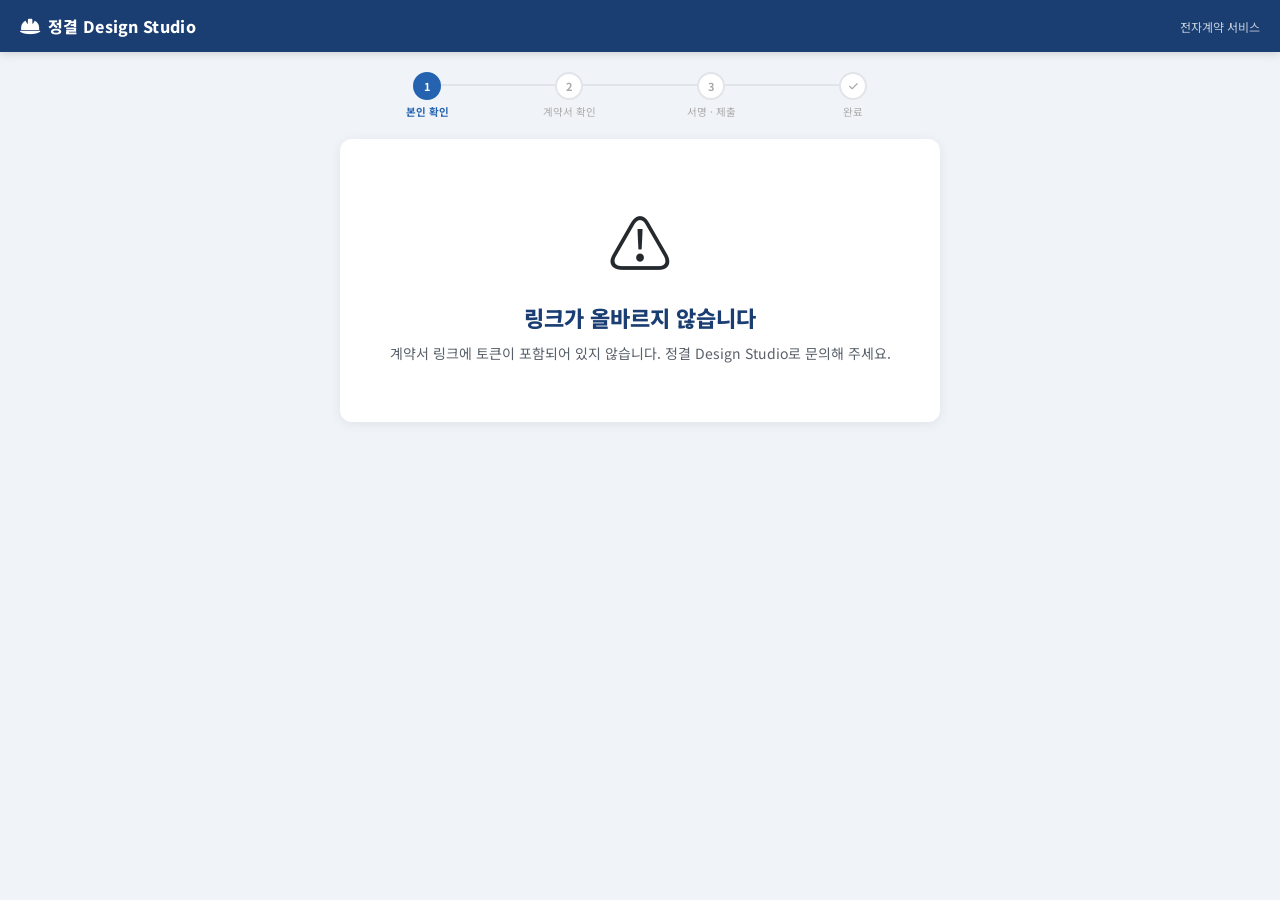
<file: client.html>
<!DOCTYPE html>
<html lang="ko">
<head>
<meta charset="UTF-8">
<meta name="viewport" content="width=device-width,initial-scale=1.0,maximum-scale=1.0,user-scalable=no,viewport-fit=cover">
<title>정결 Design Studio – 계약서 확인</title>

<!-- OG 태그: 카카오톡 링크 미리보기 -->
<meta property="og:type"        content="website">
<meta property="og:title"       content="정결 Design Studio · 계약서 확인">
<meta property="og:description" content="인테리어 계약서를 확인하고 서명해 주세요.">
<meta property="og:image"       content="https://interior-estimate-app.vercel.app/og-image.png">
<meta property="og:url"         content="https://interior-estimate-app.vercel.app/client.html">
<meta name="theme-color"        content="#1a3e72">

<link rel="preconnect" href="https://fonts.googleapis.com">
<link href="https://fonts.googleapis.com/css2?family=Noto+Sans+KR:wght@400;500;600;700;800&display=swap" rel="stylesheet">
<link href="libs/fontawesome.min.css" rel="stylesheet">

<style>
:root {
  --navy:#1a3e72; --navy2:#2563b0; --navy-bg:#edf2fb;
  --border:#e1e4e8; --text:#24292e; --text2:#586069;
  --green:#059669; --red:#dc2626; --gold:#d97706;
  --safe-bottom: env(safe-area-inset-bottom, 0px);
}
*{box-sizing:border-box;margin:0;padding:0;-webkit-tap-highlight-color:transparent}
html{-webkit-text-size-adjust:100%}
body{font-family:'Noto Sans KR',sans-serif;background:#f0f4f8;color:var(--text);min-height:100vh;overflow-x:hidden}

/* ── 상단 헤더 (모바일 기준) ── */
.top-bar{background:var(--navy);color:#fff;padding:12px 16px;display:flex;align-items:center;gap:8px;position:sticky;top:0;z-index:50;box-shadow:0 2px 8px rgba(0,0,0,.15)}
.top-bar .logo{font-size:14px;font-weight:800;letter-spacing:.3px}
.top-bar .sub{font-size:10.5px;opacity:.75;margin-left:auto;white-space:nowrap}

/* ── 단계 표시 (모바일: 라벨 축약) ── */
.step-bar{display:flex;justify-content:center;gap:0;padding:16px 10px 0;max-width:600px;margin:0 auto}
.step{display:flex;flex-direction:column;align-items:center;flex:1;position:relative;min-width:0}
.step:not(:last-child)::after{content:'';position:absolute;top:12px;left:50%;width:100%;height:2px;background:var(--border);z-index:0}
.step.done::after{background:var(--green)}
.step-dot{width:24px;height:24px;border-radius:50%;border:2px solid var(--border);background:#fff;display:flex;align-items:center;justify-content:center;font-size:10px;font-weight:700;color:#aaa;z-index:1;position:relative;flex-shrink:0}
.step.active .step-dot{border-color:var(--navy2);background:var(--navy2);color:#fff}
.step.done .step-dot{border-color:var(--green);background:var(--green);color:#fff}
.step-label{font-size:9px;color:#aaa;margin-top:4px;text-align:center;white-space:nowrap;overflow:hidden;text-overflow:ellipsis;max-width:100%}
.step.active .step-label{color:var(--navy2);font-weight:700}
.step.done .step-label{color:var(--green)}

/* ── 카드 (모바일 기준 패딩) ── */
.card{background:#fff;border-radius:14px;box-shadow:0 2px 12px rgba(0,0,0,.07);padding:18px 16px;max-width:600px;margin:14px auto;width:calc(100% - 24px)}
.card-title{font-size:15px;font-weight:800;color:var(--navy);margin-bottom:16px;padding-bottom:10px;border-bottom:2px solid var(--navy-bg);display:flex;align-items:center;gap:7px}

/* ── 폼 (모바일: 입력폰트 16px 고정 — iOS 자동확대 방지) ── */
.fg{margin-bottom:13px}
.fg label{display:block;font-size:12px;font-weight:700;color:var(--text2);margin-bottom:5px}
.fg input{width:100%;padding:12px 14px;border:1.5px solid var(--border);border-radius:9px;font-size:16px;font-family:'Noto Sans KR',sans-serif;transition:.2s;outline:none;-webkit-appearance:none}
.fg input:focus{border-color:var(--navy2);box-shadow:0 0 0 3px rgba(37,99,176,.1)}
.fg input.error{border-color:var(--red)}
.frow2{display:grid;grid-template-columns:1fr;gap:12px}
.req{color:var(--red)}

/* ── 버튼 (모바일: 터치하기 쉬운 높이) ── */
.btn{display:inline-flex;align-items:center;justify-content:center;gap:7px;padding:14px 20px;border:none;border-radius:10px;font:600 15px 'Noto Sans KR',sans-serif;cursor:pointer;transition:.15s;-webkit-tap-highlight-color:transparent;min-height:48px}
.btn:active{transform:scale(.98)}
.btn-primary{background:var(--navy);color:#fff}
.btn-primary:hover{background:var(--navy2)}
.btn-primary:disabled{background:#aaa;cursor:not-allowed}
.btn-secondary{background:#f6f8fa;color:var(--text);border:1.5px solid var(--border)}
.btn-full{width:100%}
.btn-green{background:var(--green);color:#fff}
.btn-green:hover{background:#047857}
.btn-row{display:flex;flex-direction:column;gap:10px}

/* ── 계약서 미리보기 (모바일: 가로 스크롤 허용 + 축소 표시) ── */
#contract-preview-wrap{background:#f0f4f8;border:1px solid var(--border);border-radius:10px;padding:10px;max-height:420px;overflow-y:auto;overflow-x:auto;margin-bottom:16px;-webkit-overflow-scrolling:touch}
#contract-preview-doc{background:#fff;padding:16px 14px;font-size:11px;line-height:1.75;color:#24292e;box-shadow:0 2px 10px rgba(0,0,0,.06);min-width:340px}
#contract-preview-doc table{font-size:10.5px}

/* ── 서명 패드 (모바일: 화면 꽉 차게 + 충분한 높이) ── */
.sig-wrap{border:2px dashed var(--border);border-radius:10px;background:#fafbfc;position:relative;overflow:hidden}
.sig-wrap canvas{display:block;width:100%;height:170px;cursor:crosshair;touch-action:none}
.sig-placeholder{position:absolute;inset:0;display:flex;align-items:center;justify-content:center;color:#ccc;font-size:13px;pointer-events:none;flex-direction:column;gap:6px}
.sig-placeholder i{font-size:26px}
.sig-controls{display:flex;justify-content:flex-end;margin-top:8px}

/* ── 상태 화면 ── */
.status-wrap{text-align:center;padding:28px 12px}
.status-icon{font-size:52px;margin-bottom:14px}
.status-title{font-size:19px;font-weight:800;color:var(--navy);margin-bottom:8px}
.status-sub{font-size:13.5px;color:var(--text2);line-height:1.75}

/* ── 정보 테이블 ── */
.info-tbl{width:100%;border-collapse:collapse;font-size:12.5px}
.info-tbl td{padding:7px 10px;border-bottom:1px solid #f0f4f8}
.info-tbl td:first-child{font-weight:700;color:var(--text2);width:84px;white-space:nowrap}
.info-tbl tr:last-child td{border-bottom:none}

/* ── 체크박스 동의 ── */
.agree-box{background:#f8fbff;border:1.5px solid #bfdbfe;border-radius:9px;padding:13px 14px;margin-bottom:16px}
.agree-box label{display:flex;align-items:flex-start;gap:9px;cursor:pointer;font-size:12.5px;line-height:1.6}
.agree-box input[type=checkbox]{margin-top:2px;flex-shrink:0;width:18px;height:18px;cursor:pointer}

/* ── 포털 탭 ── */
.portal-tabs{display:flex;gap:0;border-bottom:2px solid var(--border);margin-bottom:18px;overflow-x:auto;-webkit-overflow-scrolling:touch}
.portal-tab{flex:1;padding:10px 8px;border:none;background:none;font:600 13px 'Noto Sans KR',sans-serif;color:var(--text2);cursor:pointer;border-bottom:3px solid transparent;margin-bottom:-2px;white-space:nowrap;min-width:0;transition:.15s;display:flex;align-items:center;justify-content:center;gap:5px}
.portal-tab.active{color:var(--navy2);border-bottom-color:var(--navy2);background:var(--navy-bg)}
.portal-tab:hover:not(.active){background:#f6f8fa}
.portal-tab .tab-badge{background:var(--red);color:#fff;font-size:9px;font-weight:800;padding:1px 5px;border-radius:99px}
.portal-pane{display:none}.portal-pane.active{display:block}

/* ── 완료 배지 ── */
.signed-badge{display:inline-flex;align-items:center;gap:6px;background:#d1fae5;color:#065f46;font-size:12px;font-weight:700;padding:5px 12px;border-radius:99px}

/* ── 하단 여백 (홈바 안전영역 대응) ── */
.bottom-spacer{height:calc(24px + var(--safe-bottom))}

/* ════════════════════════════════════════════════════════
   태블릿 이상 (min-width 480px) — 점진적 확장
════════════════════════════════════════════════════════ */
@media(min-width:480px){
  .top-bar{padding:14px 20px}
  .top-bar .logo{font-size:16px}
  .top-bar .sub{font-size:12px}
  .step-bar{padding:20px 16px 0}
  .step-dot{width:28px;height:28px;font-size:11px}
  .step-label{font-size:10.5px}
  .card{padding:28px 24px;border-radius:12px;margin:20px auto;width:calc(100% - 32px)}
  .card-title{font-size:16px;margin-bottom:18px;padding-bottom:12px}
  .fg input{padding:11px 14px;border-radius:8px}
  .frow2{grid-template-columns:1fr 1fr;gap:12px}
  .btn{padding:12px 24px;font-size:14px;min-height:auto}
  .btn-row{flex-direction:row}
  .btn-row .btn{flex:1}
  #contract-preview-wrap{padding:16px;max-height:480px}
  #contract-preview-doc{padding:40px;font-size:12.5px;min-width:0}
  #contract-preview-doc table{font-size:12px}
  .sig-wrap canvas{height:180px}
  .status-icon{font-size:64px}
  .status-title{font-size:22px}
  .status-sub{font-size:14px}
  .info-tbl td:first-child{width:100px}
}

/* ════════════════════════════════════════════════════════
   매우 좁은 화면 (구형 소형 단말, iPhone SE 등 ≤360px)
════════════════════════════════════════════════════════ */
@media(max-width:359px){
  .card{padding:14px 12px;width:calc(100% - 16px);margin:10px auto}
  .step-label{font-size:8.3px}
  #contract-preview-doc{padding:12px 10px;font-size:10.3px;min-width:300px}
  .btn{font-size:14px;padding:13px 16px}
}

/* 가로모드(landscape) 대응: 서명 캔버스가 너무 작아지지 않게 */
@media(max-height:480px) and (orientation:landscape){
  .sig-wrap canvas{height:120px}
  .card{margin:8px auto;padding:14px 16px}
}

@media print {
  .top-bar, .step-bar, .btn-row, .portal-tabs { display: none !important; }
  .card { box-shadow: none !important; border: 1px solid #e1e4e8 !important; }
  #contract-preview-doc p     { page-break-inside: avoid; break-inside: avoid; orphans: 3; widows: 3; }
  #contract-preview-doc table { page-break-inside: avoid; break-inside: avoid; }
  .ct-sign-pending { display: none !important; }
}
</style>
</head>
<body>

<!-- 상단 헤더 -->
<div class="top-bar">
  <i class="fas fa-hard-hat" style="font-size:18px"></i>
  <span class="logo">정결 Design Studio</span>
  <span class="sub">전자계약 서비스</span>
</div>

<!-- 단계 표시 -->
<div class="step-bar" id="step-bar">
  <div class="step active" id="step1">
    <div class="step-dot">1</div>
    <div class="step-label">본인 확인</div>
  </div>
  <div class="step" id="step2">
    <div class="step-dot">2</div>
    <div class="step-label">계약서 확인</div>
  </div>
  <div class="step" id="step3">
    <div class="step-dot">3</div>
    <div class="step-label">서명 · 제출</div>
  </div>
  <div class="step" id="step4">
    <div class="step-dot"><i class="fas fa-check" style="font-size:10px"></i></div>
    <div class="step-label">완료</div>
  </div>
</div>

<!-- ── STEP 1: 본인 확인 ── -->
<div id="screen-auth" class="card">
  <div class="card-title"><i class="fas fa-lock" style="color:var(--navy)"></i>본인 확인</div>
  <p style="font-size:13px;color:var(--text2);margin-bottom:20px;line-height:1.7">
    정결 Design Studio에서 발송한 계약서 링크입니다.<br>
    본인 확인을 위해 <strong>연락처 뒷 4자리</strong>를 입력해 주세요.
  </p>
  <div class="fg">
    <label>연락처 뒷 4자리 <span class="req">*</span></label>
    <input type="tel" id="auth-phone" maxlength="4" placeholder="예: 5678" inputmode="numeric"
      style="font-size:20px;font-weight:700;letter-spacing:8px;text-align:center"
      onkeydown="if(event.key==='Enter')doAuth()">
  </div>
  <div id="auth-error" style="display:none;color:var(--red);font-size:13px;margin-bottom:12px;background:#fef2f2;padding:10px 14px;border-radius:7px">
    <i class="fas fa-exclamation-triangle" style="margin-right:6px"></i><span></span>
  </div>
  <button class="btn btn-primary btn-full" id="auth-btn" onclick="doAuth()">
    <i class="fas fa-arrow-right"></i> 확인
  </button>
  <p style="font-size:11.5px;color:#aaa;margin-top:14px;text-align:center">
    <i class="fas fa-shield-alt" style="margin-right:4px"></i>
    입력하신 정보는 본인 확인 용도로만 사용되며 저장되지 않습니다.
  </p>
</div>

<!-- ── 포털 화면 (인증 후 단일 진입점) ── -->
<div id="screen-portal" style="display:none">

  <!-- 상단 고객 정보 요약 -->
  <div class="card" style="margin-bottom:0;border-radius:14px 14px 0 0">
    <table class="info-tbl">
      <tr><td>발주자</td><td id="info-client" style="font-weight:700;color:var(--navy)"></td></tr>
      <tr><td>공사 현장</td><td id="info-site"></td></tr>
      <tr><td>계약 금액</td><td id="info-amount" style="font-weight:700;color:var(--gold)"></td></tr>
      <tr><td>상태</td><td id="info-status"></td></tr>
    </table>
  </div>

  <!-- 탭 바 -->
  <div class="card" style="margin-top:2px;margin-bottom:0;border-radius:0;padding-top:0;padding-bottom:0">
    <div class="portal-tabs" id="portal-tab-bar">
      <button class="portal-tab active" onclick="switchPortalTab('tab-contract',this)">
        <i class="fas fa-file-contract"></i> 계약서
      </button>
      <button class="portal-tab" onclick="switchPortalTab('tab-schedule',this)" id="portal-tab-schedule-btn" style="display:none">
        <i class="fas fa-calendar-alt"></i> 공정표
      </button>
      <button class="portal-tab" onclick="switchPortalTab('tab-receipts',this)" id="portal-tab-receipts-btn" style="display:none">
        <i class="fas fa-receipt"></i> 영수증
        <span class="tab-badge" id="receipt-tab-badge" style="display:none">N</span>
      </button>
    </div>
  </div>

  <!-- 탭 패널들 -->
  <div class="card" style="margin-top:2px;border-radius:0 0 14px 14px">

    <!-- ── 계약서 탭 ── -->
    <div class="portal-pane active" id="tab-contract">
      <div id="already-signed-notice" style="display:none;margin-bottom:14px">
        <div class="signed-badge"><i class="fas fa-check-circle"></i> 서명 완료된 계약서입니다</div>
        <div style="font-size:12px;color:#555;margin-top:5px" id="signed-at-text"></div>
      </div>
      <div id="contract-preview-wrap">
        <div id="contract-preview-doc">로딩 중…</div>
      </div>
      <div class="btn-row" style="margin-top:14px">
        <button class="btn btn-primary" onclick="goToSign()" id="btn-go-sign">
          <i class="fas fa-pen"></i> 서명하러 가기
        </button>
        <button class="btn btn-secondary" onclick="window.print()">
          <i class="fas fa-print"></i> 인쇄
        </button>
      </div>
    </div>

    <!-- ── 공정표 탭 ── -->
    <div class="portal-pane" id="tab-schedule">
      <div id="schedule-summary-wrap" style="background:#f8fafc;border:1px solid var(--border);border-radius:8px;padding:12px;max-height:400px;overflow-y:auto;-webkit-overflow-scrolling:touch">
        <div style="text-align:center;color:#aaa;padding:16px;font-size:12.5px">
          <i class="fas fa-spinner fa-spin"></i> 공정표를 불러오는 중…
        </div>
      </div>
    </div>

    <!-- ── 영수증 탭 ── -->
    <div class="portal-pane" id="tab-receipts">
      <div id="portal-receipts-list">
        <div style="text-align:center;color:#aaa;padding:24px;font-size:13px">
          <i class="fas fa-spinner fa-spin" style="font-size:24px;display:block;margin-bottom:10px"></i>
          영수증을 불러오는 중…
        </div>
      </div>
    </div>

  </div><!-- /card -->
</div><!-- /screen-portal -->

<!-- ── STEP 3: 서명 · 제출 ── -->
<div id="screen-sign" class="card" style="display:none">
  <div class="card-title"><i class="fas fa-signature" style="color:var(--navy)"></i>서명 및 제출</div>

  <!-- 발주자 정보 입력 (대표님이 미리 채웠으면 읽기전용) -->
  <div style="background:#fffbeb;border:1px solid #fcd34d;border-radius:8px;padding:12px 16px;margin-bottom:18px;font-size:12.5px;color:#92400e">
    <i class="fas fa-info-circle" style="margin-right:6px"></i>
    아래 정보를 확인하시고, 비어있는 항목이 있으면 직접 입력해 주세요.
  </div>

  <div class="frow2">
    <div class="fg">
      <label>성명 <span class="req">*</span></label>
      <input type="text" id="sign-name" placeholder="홍길동">
    </div>
    <div class="fg">
      <label>연락처 <span class="req">*</span></label>
      <input type="tel" id="sign-phone" placeholder="010-0000-0000" inputmode="numeric">
    </div>
  </div>

  <div class="fg" id="sign-bizno-wrap">
    <label>주민등록번호 또는 사업자등록번호 <span class="req">*</span>
      <span style="font-weight:400;color:#aaa;font-size:11px;margin-left:4px">(계약서 본문에 자동 반영됩니다)</span>
    </label>
    <input type="text" id="sign-bizno" placeholder="예: 900101-1234567 또는 123-45-67890" inputmode="numeric" maxlength="14">
  </div>

  <!-- 서명 패드 -->
  <div class="fg">
    <label>서명 <span class="req">*</span> <span style="font-weight:400;color:#aaa;font-size:11px">(손가락 또는 마우스로 서명해 주세요)</span></label>
    <div class="sig-wrap">
      <canvas id="sig-canvas"></canvas>
      <div class="sig-placeholder" id="sig-placeholder">
        <i class="fas fa-pen-nib"></i>
        <span>여기에 서명하세요</span>
      </div>
    </div>
    <div class="sig-controls">
      <button class="btn btn-secondary" onclick="clearSignature()" style="font-size:12px;padding:6px 14px">
        <i class="fas fa-eraser"></i> 다시 서명
      </button>
    </div>
  </div>

  <!-- 동의 체크박스 -->
  <div class="agree-box">
    <label>
      <input type="checkbox" id="agree-check">
      <span>
        위 계약서의 내용을 충분히 읽고 이해하였으며, 본인의 의사로 서명에 동의합니다.
        본 전자서명은 자필서명과 동일한 법적 효력을 가집니다.
      </span>
    </label>
  </div>

  <div id="sign-error" style="display:none;color:var(--red);font-size:13px;margin-bottom:12px;background:#fef2f2;padding:10px 14px;border-radius:7px">
    <i class="fas fa-exclamation-triangle" style="margin-right:6px"></i><span></span>
  </div>

  <div class="btn-row">
    <button class="btn btn-secondary" onclick="backToPortal()">
      <i class="fas fa-arrow-left"></i> 계약서로 돌아가기
    </button>
    <button class="btn btn-green btn-full" id="submit-btn" onclick="submitSignature()">
      <i class="fas fa-check"></i> 서명 완료 및 제출
    </button>
  </div>
</div>

<!-- ── STEP 4: 완료 ── -->
<div id="screen-done" class="card" style="display:none">
  <div class="status-wrap">
    <div class="status-icon">✅</div>
    <div class="status-title">서명이 완료되었습니다</div>
    <div class="status-sub">
      계약서에 서명해 주셔서 감사합니다.<br>
      서명 정보가 안전하게 저장되었으며,<br>
      정결 Design Studio에 자동으로 전송되었습니다.
    </div>
    <div style="background:var(--navy-bg);border-radius:10px;padding:16px 20px;margin:24px 0;text-align:left">
      <table class="info-tbl">
        <tr><td>서명자</td><td id="done-name" style="font-weight:700"></td></tr>
        <tr><td>서명 일시</td><td id="done-at"></td></tr>
        <tr><td>계약 현장</td><td id="done-site"></td></tr>
        <tr><td>계약 금액</td><td id="done-amount" style="font-weight:700;color:var(--gold)"></td></tr>
      </table>
    </div>
    <p style="font-size:12.5px;color:#aaa;line-height:1.8">
      이 페이지를 저장하거나 스크린샷으로 보관하시면<br>
      언제든지 계약 내용을 다시 확인할 수 있습니다.
    </p>
    <div style="margin-top:20px">
      <button class="btn btn-secondary" onclick="backToPortal()">
        <i class="fas fa-file-contract"></i> 계약서 보기
      </button>
    </div>
  </div>
</div>

<!-- 오류 화면 -->
<div id="screen-error" class="card" style="display:none">
  <div class="status-wrap">
    <div class="status-icon">⚠️</div>
    <div class="status-title" id="error-title">링크를 확인해 주세요</div>
    <div class="status-sub" id="error-msg">
      유효하지 않은 링크이거나 만료된 링크입니다.<br>
      정결 Design Studio로 문의해 주세요.
    </div>
  </div>
</div>

<!-- ── 영수증 화면 ── -->
<div id="screen-receipt" class="card" style="display:none">
  <div class="card-title">
    <i class="fas fa-receipt" style="color:var(--navy)"></i>영수증
    <span id="receipt-status-badge" style="font-size:11px;font-weight:700;padding:2px 10px;border-radius:99px;background:#d1fae5;color:#065f46;margin-left:8px">발행완료</span>
  </div>

  <!-- 발행 정보 -->
  <div style="background:var(--navy-bg);border-radius:8px;padding:14px 16px;margin-bottom:18px">
    <table class="info-tbl">
      <tr><td>수신</td><td id="rcpt-client" style="font-weight:700;color:var(--navy)"></td></tr>
      <tr><td>공사 현장</td><td id="rcpt-site"></td></tr>
      <tr><td>발행일</td><td id="rcpt-date"></td></tr>
    </table>
  </div>

  <!-- 영수증 본문 -->
  <div style="border:1px solid var(--border);border-radius:8px;overflow:hidden;margin-bottom:18px">

    <!-- 제목 영역 -->
    <div style="background:var(--navy);color:#fff;text-align:center;padding:20px 16px">
      <div style="font-size:20px;font-weight:900;letter-spacing:4px;margin-bottom:4px">영 수 증</div>
      <div style="font-size:11px;opacity:.75">Receipt</div>
    </div>

    <!-- 금액 -->
    <div style="padding:18px 16px;background:#fff;border-bottom:1px solid var(--border)">
      <div style="font-size:12px;color:var(--text2);margin-bottom:6px">아래와 같이 영수합니다</div>
      <table style="width:100%;border-collapse:collapse;font-size:12.5px">
        <tr style="background:#f6f8fa">
          <th style="padding:8px 10px;text-align:left;border:1px solid var(--border);font-weight:700">항목</th>
          <th style="padding:8px 10px;text-align:right;border:1px solid var(--border);font-weight:700">금액</th>
        </tr>
        <tr>
          <td style="padding:8px 10px;border:1px solid var(--border)" id="rcpt-memo-cell">공사 대금</td>
          <td style="padding:8px 10px;text-align:right;border:1px solid var(--border)" id="rcpt-supply">—</td>
        </tr>
        <tr>
          <td style="padding:8px 10px;border:1px solid var(--border);color:#777">부가세 (10%)</td>
          <td style="padding:8px 10px;text-align:right;border:1px solid var(--border);color:#777" id="rcpt-vat">—</td>
        </tr>
        <tr style="background:var(--navy)">
          <td style="padding:10px;color:#fff;font-weight:800;border:1px solid var(--navy)">합 계</td>
          <td style="padding:10px;text-align:right;color:#fff;font-weight:800;font-size:15px;border:1px solid var(--navy)" id="rcpt-total">—</td>
        </tr>
      </table>
    </div>

    <!-- 발행처 -->
    <div style="padding:14px 16px;background:#fff;font-size:12px">
      <div style="font-weight:700;color:var(--navy);margin-bottom:8px">발행처</div>
      <div id="rcpt-company-info" style="color:#555;line-height:1.8"></div>
      <!-- 도장 영역 -->
      <div id="rcpt-stamp-wrap" style="display:none;margin-top:10px;text-align:right">
        <img id="rcpt-stamp-img" style="max-width:70px;max-height:70px;object-fit:contain;opacity:.88">
      </div>
    </div>
  </div>

  <p style="font-size:11.5px;color:#aaa;text-align:center;margin-bottom:16px">
    <i class="fas fa-shield-alt" style="margin-right:4px"></i>
    정결 Design Studio 전자영수증입니다.
  </p>

  <div class="btn-row">
    <button class="btn btn-secondary" onclick="window.print()">
      <i class="fas fa-print"></i> 인쇄
    </button>
  </div>
</div>

<div style="height:40px"></div>

<script>
/* ════════════════════════════════════════════════════════
   Supabase 설정
════════════════════════════════════════════════════════ */
var SB_URL = 'https://isrimiwqqytzzqjovtot.supabase.co';
var SB_KEY = 'eyJhbGciOiJIUzI1NiIsInR5cCI6IkpXVCJ9.eyJpc3MiOiJzdXBhYmFzZSIsInJlZiI6ImlzcmltaXdxcXl0enpxam92dG90Iiwicm9sZSI6ImFub24iLCJpYXQiOjE3NzY0Mjg5NDEsImV4cCI6MjA5MjAwNDk0MX0.DescofNz1_U0eCp1CY0Nstxd3OzB_xlRMCv0IBiZAGA';

function sbHeaders() {
    return {
        'Content-Type' : 'application/json',
        'apikey'       : SB_KEY,
        'Authorization': 'Bearer ' + SB_KEY
    };
}

async function sbFetch(path, opts) {
    var res = await fetch(SB_URL + path, Object.assign({ headers: sbHeaders() }, opts || {}));
    return res;
}

/* ════════════════════════════════════════════════════════
   전역 상태
════════════════════════════════════════════════════════ */
var _token    = null;
var _contract = null;
var _sigEmpty = true;

/* ════════════════════════════════════════════════════════
   초기화 — URL 파라미터에서 토큰 추출
════════════════════════════════════════════════════════ */
window.addEventListener('DOMContentLoaded', function() {
    var p = new URLSearchParams(window.location.search);
    _token = p.get('token');
    var rcptId = p.get('rcpt');

    /* 영수증 링크로 접근한 경우 — 인증 없이 바로 영수증 표시 */
    if (rcptId) {
        document.querySelector('.step-bar').style.display = 'none'; /* 단계 표시 숨김 */
        loadReceiptById(rcptId);
        return;
    }

    if (!_token) {
        showError('링크가 올바르지 않습니다', '계약서 링크에 토큰이 포함되어 있지 않습니다.\n정결 Design Studio로 문의해 주세요.');
        return;
    }
    initSignaturePad();
    document.getElementById('auth-phone').focus();
});

/* ════════════════════════════════════════════════════════
   STEP 1 — 본인 확인
════════════════════════════════════════════════════════ */
async function doAuth() {
    var phone = (document.getElementById('auth-phone').value || '').trim();
    if (phone.length !== 4 || !/^\d{4}$/.test(phone)) {
        showAuthError('연락처 뒷 4자리 숫자를 정확히 입력해 주세요.');
        return;
    }
    var btn = document.getElementById('auth-btn');
    btn.disabled = true;
    btn.innerHTML = '<i class="fas fa-spinner fa-spin"></i> 확인 중…';

    try {
        /* 토큰으로 계약서 조회 */
        var res = await sbFetch('/rest/v1/contracts?access_token=eq.' + _token + '&select=*&limit=1');
        var rows = await res.json();
        if (!res.ok || !Array.isArray(rows) || !rows.length) {
            showAuthError('유효하지 않은 링크입니다. 정결 Design Studio로 문의해 주세요.');
            return;
        }
        var c = rows[0];

        /* 토큰 만료 확인 */
        if (c.token_expires_at && new Date(c.token_expires_at) < new Date()) {
            showError('링크가 만료되었습니다', '계약서 링크 유효 기간이 지났습니다.\n새 링크를 요청해 주세요.');
            return;
        }

        /* 연락처 뒷 4자리 확인 */
        if (c.client_phone_last4 && c.client_phone_last4 !== phone) {
            showAuthError('연락처 정보가 일치하지 않습니다. 다시 확인해 주세요.');
            btn.disabled = false;
            btn.innerHTML = '<i class="fas fa-arrow-right"></i> 확인';
            return;
        }

        _contract = c;
        await goToPortal();

    } catch(e) {
        showAuthError('네트워크 오류가 발생했습니다. 잠시 후 다시 시도해 주세요.');
        console.error(e);
    } finally {
        btn.disabled = false;
        btn.innerHTML = '<i class="fas fa-arrow-right"></i> 확인';
    }
}

function showAuthError(msg) {
    var el = document.getElementById('auth-error');
    el.querySelector('span').textContent = msg;
    el.style.display = 'block';
    document.getElementById('auth-phone').classList.add('error');
}

/* ════════════════════════════════════════════════════════
   STEP 2 — 계약서 확인
════════════════════════════════════════════════════════ */
function goToContract() { goToPortal(); }   /* 하위 호환성 유지 */

async function goToPortal() {
    if (!_contract) return;
    var c = _contract;
    var fd = c.contract_data || {};

    /* 기본 정보 */
    document.getElementById('info-client').textContent = c.client_name || fd['ct-client-name'] || '—';
    document.getElementById('info-site').textContent   = c.site_name   || fd['ct-site-name']   || fd['ct-site-addr'] || '—';
    var amt = Number(c.contract_amount) || 0;
    document.getElementById('info-amount').textContent = amt ? ('₩ ' + amt.toLocaleString() + '원') : '—';

    /* 상태 배지 */
    var statusEl = document.getElementById('info-status');
    var st = c.status || '작성중';
    var stColor = st === '서명완료' ? '#065f46' : st === '발송됨' ? '#1d4ed8' : '#92400e';
    var stBg    = st === '서명완료' ? '#d1fae5' : st === '발송됨' ? '#dbeafe' : '#fef3c7';
    statusEl.innerHTML = '<span style="background:' + stBg + ';color:' + stColor + ';padding:2px 10px;border-radius:99px;font-size:12px;font-weight:700">' + st + '</span>';

    /* 서명 완료 여부 */
    var alreadySigned = !!(c.signed_at);
    var alreadyEl = document.getElementById('already-signed-notice');
    var btnSign   = document.getElementById('btn-go-sign');
    if (alreadySigned) {
        alreadyEl.style.display = 'block';
        var signedTxt = '서명일시: ' + new Date(c.signed_at).toLocaleString('ko-KR');
        if (c.client_confirmed_name)  signedTxt += ' / 서명자: ' + c.client_confirmed_name;
        if (c.client_confirmed_bizno) signedTxt += ' / 신분번호: ' + c.client_confirmed_bizno;
        document.getElementById('signed-at-text').textContent = signedTxt;
        btnSign.innerHTML = '<i class="fas fa-check-circle"></i> 서명 완료됨 (계약서 보기)';
        btnSign.style.background = '#059669';
        /* 서명 완료 상태면 서명폼 입력값도 채워서 재확인 가능하게 */
        var nameEl  = document.getElementById('sign-name');
        var phoneEl = document.getElementById('sign-phone');
        var biznoEl = document.getElementById('sign-bizno');
        if (nameEl  && c.client_confirmed_name)  nameEl.value  = c.client_confirmed_name;
        if (phoneEl && c.client_confirmed_phone) phoneEl.value = c.client_confirmed_phone;
        if (biznoEl && c.client_confirmed_bizno) {
            biznoEl.value    = c.client_confirmed_bizno;
            biznoEl.readOnly = true;
            biznoEl.style.background = '#f6f8fa';
        }
    } else {
        alreadyEl.style.display = 'none';
        btnSign.innerHTML = '<i class="fas fa-pen"></i> 서명하러 가기';
        btnSign.style.background = '';
    }

    /* 계약서 본문 렌더링 */
    renderContractDoc(fd);

    /* 서명 폼 사전 입력 */
    var nameEl  = document.getElementById('sign-name');
    var phoneEl = document.getElementById('sign-phone');
    var biznoEl = document.getElementById('sign-bizno');
    if (nameEl  && fd['ct-client-name'] && !nameEl.value)  nameEl.value  = fd['ct-client-name'];
    if (phoneEl && fd['ct-client-tel']  && !phoneEl.value) phoneEl.value = fd['ct-client-tel'];
    var existingBizNo = (c.client_confirmed_bizno) || fd['ct-client-bizno'] || '';
    if (biznoEl) {
        if (existingBizNo) {
            biznoEl.value = existingBizNo;
            biznoEl.readOnly = true;
            biznoEl.style.background = '#f6f8fa';
        } else {
            biznoEl.readOnly = false;
            biznoEl.style.background = '';
        }
    }

    /* ── 공정표 탭: contract에 scheduleId 있으면 탭 표시 + 로드 ── */
    var schBtn = document.getElementById('portal-tab-schedule-btn');
    if (fd._includeSchedule && fd._scheduleId) {
        if (schBtn) schBtn.style.display = '';
        loadScheduleSummary(fd._scheduleId);
    } else if (fd._scheduleId) {
        /* includeSchedule 미설정이더라도 scheduleId가 있으면 탭 표시 */
        if (schBtn) schBtn.style.display = '';
        loadScheduleSummary(fd._scheduleId);
    } else {
        if (schBtn) schBtn.style.display = 'none';
    }

    /* ── 영수증 탭: contract_id로 발행된 영수증 조회 ── */
    loadPortalReceipts(c.id);

    setScreen('portal');
    setStep(2);
}

function switchPortalTab(tabId, btn) {
    document.querySelectorAll('.portal-pane').forEach(function(p){ p.classList.remove('active'); });
    document.querySelectorAll('.portal-tab').forEach(function(b){ b.classList.remove('active'); });
    var pane = document.getElementById(tabId);
    if (pane) pane.classList.add('active');
    if (btn)  btn.classList.add('active');
}

async function loadPortalReceipts(contractId) {
    if (!contractId) return;
    var rcptBtn  = document.getElementById('portal-tab-receipts-btn');
    var rcptList = document.getElementById('portal-receipts-list');
    var badge    = document.getElementById('receipt-tab-badge');
    try {
        var res = await sbFetch('/rest/v1/receipts?contract_id=eq.' + encodeURIComponent(contractId) + '&select=*&order=created_at.desc');
        var rows = await res.json();
        if (!Array.isArray(rows) || !rows.length) {
            if (rcptBtn)  rcptBtn.style.display = 'none';
            if (rcptList) rcptList.innerHTML = '<div style="text-align:center;color:#aaa;padding:24px;font-size:13px"><i class="fas fa-receipt" style="font-size:28px;display:block;margin-bottom:8px;opacity:.3"></i>발행된 영수증이 없습니다.</div>';
            return;
        }
        /* 영수증 탭 표시 */
        if (rcptBtn) rcptBtn.style.display = '';
        if (badge)   { badge.textContent = rows.length; badge.style.display = ''; }
        /* 영수증 목록 렌더 */
        var html = '';
        rows.forEach(function(r) {
            var sup = Number(r.supply_amount) || 0;
            var tot = Number(r.total_amount)  || 0;
            var dt  = r.issued_at || (r.created_at ? r.created_at.slice(0,10) : '—');
            var rd  = r.receipt_data || {};
            var D   = rd.D || {};
            var stampHtml = D.stamp
                ? '<img src="' + D.stamp + '" style="max-width:50px;max-height:50px;object-fit:contain;opacity:.88;vertical-align:middle;margin-left:8px">'
                : '';
            html += '<div style="border:1px solid var(--border);border-radius:10px;padding:14px 16px;margin-bottom:12px">' +
                '<div style="display:flex;align-items:center;justify-content:space-between;margin-bottom:10px">' +
                '<div style="font-size:13px;font-weight:800;color:var(--navy)"><i class="fas fa-receipt" style="margin-right:6px"></i>영수증</div>' +
                '<div style="font-size:11.5px;color:#888">' + escClientHtml(dt) + '</div>' +
                '</div>' +
                '<table class="info-tbl" style="margin-bottom:10px">' +
                '<tr><td>공급가액</td><td style="font-weight:700">' + (sup ? '₩ ' + sup.toLocaleString() + '원' : '—') + '</td></tr>' +
                '<tr><td>부가세</td><td>' + (r.vat_amount ? '₩ ' + Number(r.vat_amount).toLocaleString() + '원' : '—') + '</td></tr>' +
                '<tr><td>합 계</td><td style="font-weight:800;color:var(--navy);font-size:15px">' + (tot ? '₩ ' + tot.toLocaleString() + '원' : '—') + '</td></tr>' +
                (r.memo ? '<tr><td>메모</td><td>' + escClientHtml(r.memo) + '</td></tr>' : '') +
                '</table>' +
                '<div style="font-size:12px;color:#555;padding-top:10px;border-top:1px solid var(--border);display:flex;align-items:center;justify-content:space-between">' +
                '<span>' + escClientHtml(D.companyName || '정결 Design Studio') + '</span>' +
                stampHtml +
                '</div>' +
                '</div>';
        });
        if (rcptList) rcptList.innerHTML = html;
    } catch(e) {
        if (rcptList) rcptList.innerHTML = '<div style="color:var(--red);padding:16px;font-size:12.5px">영수증 로드 실패</div>';
        console.error(e);
    }
}

var _scheduleCache = null;

async function loadScheduleSummary(scheduleId) {
    var wrap = document.getElementById('schedule-summary-wrap');
    try {
        var res = await sbFetch('/rest/v1/schedules?id=eq.' + encodeURIComponent(scheduleId) + '&select=site_name,start_date,end_date,tasks&limit=1');
        var rows = await res.json();
        if (!res.ok || !Array.isArray(rows) || !rows.length) {
            wrap.innerHTML = '<div style="text-align:center;color:#aaa;padding:16px;font-size:12.5px">공정표 정보를 불러올 수 없습니다.</div>';
            return;
        }
        var s = rows[0];
        _scheduleCache = s;
        var tasks = s.tasks || {};
        var dateKeys = Object.keys(tasks).sort();

        if (!dateKeys.length) {
            wrap.innerHTML = '<div style="text-align:center;color:#aaa;padding:16px;font-size:12.5px">등록된 공정 일정이 없습니다.</div>';
            return;
        }

        var html = '<div style="font-size:11.5px;color:#888;margin-bottom:10px">' +
            '공사 기간: <strong style="color:var(--navy)">' + (s.start_date||'—') + ' ~ ' + (s.end_date||'—') + '</strong></div>';

        dateKeys.forEach(function(dk) {
            var items = tasks[dk] || [];
            if (!items.length) return;
            html += '<div style="margin-bottom:10px;padding-bottom:10px;border-bottom:1px solid #e8edf4">';
            html += '<div style="font-size:12px;font-weight:800;color:var(--navy);margin-bottom:5px">' + dk + '</div>';
            items.forEach(function(t) {
                var catBadge = t.cat ? '<span style="font-size:10px;font-weight:700;background:var(--navy-bg);color:var(--navy2);padding:1px 7px;border-radius:99px;margin-right:6px">' + escClientHtml(t.cat) + '</span>' : '';
                html += '<div style="font-size:12px;color:#333;padding:3px 0;display:flex;align-items:flex-start;gap:4px">' +
                    catBadge + '<span>' + escClientHtml(t.text||'') + (t.sub ? ' <span style="color:#999">(' + escClientHtml(t.sub) + ')</span>' : '') + '</span>' +
                    '</div>';
            });
            html += '</div>';
        });

        wrap.innerHTML = html;
    } catch(e) {
        wrap.innerHTML = '<div style="text-align:center;color:#dc2626;padding:16px;font-size:12.5px">공정표 로드 실패</div>';
        console.error(e);
    }
}

/* ════════════════════════════════════════════════════════
   영수증 로드 및 렌더링
   — client.html?rcpt=rcpt_xxx 링크로 접근 시 호출
   — Supabase receipts 테이블에서 데이터 가져와 표시
════════════════════════════════════════════════════════ */
async function loadReceiptById(rcptId) {
    setScreen('error'); /* 로딩 중 임시 에러 화면 */
    document.getElementById('error-title').textContent = '영수증을 불러오는 중…';
    document.getElementById('error-msg').innerHTML = '<i class="fas fa-spinner fa-spin" style="font-size:24px;display:block;margin-bottom:10px"></i>';

    try {
        var res = await sbFetch('/rest/v1/receipts?id=eq.' + encodeURIComponent(rcptId) + '&select=*&limit=1');
        var rows = await res.json();

        if (!res.ok || !Array.isArray(rows) || !rows.length) {
            showError('영수증을 찾을 수 없습니다', '유효하지 않은 영수증 링크입니다.\n정결 Design Studio로 문의해 주세요.');
            return;
        }

        var r = rows[0];
        var rd = r.receipt_data || {};
        var D  = rd.D || {};

        /* 기본 정보 채우기 */
        document.getElementById('rcpt-client').textContent  = r.client_name || '—';
        document.getElementById('rcpt-site').textContent    = r.site_name   || '—';
        document.getElementById('rcpt-date').textContent    = r.issued_at   || '—';

        /* 금액 */
        var sup = Number(r.supply_amount) || 0;
        var vat = Number(r.vat_amount)    || 0;
        var tot = Number(r.total_amount)  || 0;
        document.getElementById('rcpt-supply').textContent = sup ? '₩ ' + sup.toLocaleString() + '원' : '—';
        document.getElementById('rcpt-vat').textContent    = vat ? '₩ ' + vat.toLocaleString() + '원' : '—';
        document.getElementById('rcpt-total').textContent  = tot ? '₩ ' + tot.toLocaleString() + '원' : '—';

        /* 메모 */
        var memoCell = document.getElementById('rcpt-memo-cell');
        if (r.memo) memoCell.textContent = r.memo;

        /* 발행처 정보 (receipt_data.D 안의 회사 정보) */
        var coInfo = document.getElementById('rcpt-company-info');
        var coLines = [];
        if (D.companyName) coLines.push('<strong>' + escClientHtml(D.companyName) + '</strong>');
        if (D.repName)     coLines.push('대표자: ' + escClientHtml(D.repName));
        if (D.bizNo)       coLines.push('사업자번호: ' + escClientHtml(D.bizNo));
        if (D.tel)         coLines.push('전화: ' + escClientHtml(D.tel));
        if (D.addr)        coLines.push('주소: ' + escClientHtml(D.addr));
        coInfo.innerHTML = coLines.join('<br>') || '정결 Design Studio';

        /* 도장 이미지 */
        var stampWrap = document.getElementById('rcpt-stamp-wrap');
        var stampImg  = document.getElementById('rcpt-stamp-img');
        var stampSrc  = D.stamp || rd.stamp || '';
        if (stampSrc) {
            stampImg.src = stampSrc;
            stampWrap.style.display = '';
        }

        /* 헤더 자막 변경 */
        var sub = document.querySelector('.top-bar .sub');
        if (sub) sub.textContent = '전자영수증';

        setScreen('receipt');

    } catch(e) {
        showError('영수증 로드 실패', '잠시 후 다시 시도해 주세요: ' + e.message);
        console.error(e);
    }
}

function escClientHtml(s) {
    return String(s || '').replace(/&/g,'&amp;').replace(/</g,'&lt;').replace(/>/g,'&gt;').replace(/"/g,'&quot;');
}

/* 계약서 HTML 렌더링 (admin.html의 buildInteriorContract와 동일 로직, 읽기전용) */
function renderContractDoc(fd) {
    var doc = document.getElementById('contract-preview-doc');
    if (!fd || Object.keys(fd).length === 0) {
        doc.innerHTML = '<p style="text-align:center;color:#aaa;padding:32px">계약서 내용을 불러오는 중…</p>';
        return;
    }

    /* form_data 안의 값을 꺼내는 헬퍼 */
    function v(id)  { return fd[id] || ''; }
    function vb(id) { return v(id) || '________________'; }
    function fmtDate(id) {
        var val = v(id);
        if (!val) return '____년 __월 __일';
        var d = new Date(val);
        return d.getFullYear() + '년 ' + (d.getMonth()+1) + '월 ' + d.getDate() + '일';
    }
    function fmtNum(n) { var num = parseInt(n||'0',10); return isNaN(num)?'0':num.toLocaleString(); }

    var amt    = parseInt(v('ct-amount')||'0',10);
    var amtFmt = amt ? ('금 ' + fmtNum(amt) + '원 (부가세 별도)') : '금 ___________원';
    /* ── 대금 지급 계산: PC(admin.html)와 동일한 규칙 ──
       - 기준 금액: 만원 미만 절삭 (PC 계약서와 동일)
       - 저장된 금액(ct-pay1-amt / ct-pay2-amt)이 있으면 그 금액 우선, 없으면 % 기준
       - 잔금 = 기준금액 - 계약금 - 중도금 (항상 합계 100%)
       - % 는 실제 금액 기준으로 환산해 소수점 2자리까지만 표시 */
    function r2(n) { return Math.round(n * 100) / 100; }
    function amtOf(id) { return parseInt(String(v(id) || '').replace(/[^0-9]/g, ''), 10) || 0; }
    var payBase = amt ? Math.floor(amt / 10000) * 10000 : 0;
    var p1Pct  = parseFloat(v('ct-pay1-pct')); if (isNaN(p1Pct)) p1Pct = 30;
    var p2Pct  = parseFloat(v('ct-pay2-pct')); if (isNaN(p2Pct)) p2Pct = 40;
    var v1 = payBase ? (amtOf('ct-pay1-amt') || Math.round(payBase * p1Pct / 100)) : 0;
    var v2 = payBase ? (amtOf('ct-pay2-amt') || Math.round(payBase * p2Pct / 100)) : 0;
    var v3 = payBase ? (payBase - v1 - v2) : 0;
    if (v3 < 0) v3 = 0;
    if (payBase) { p1Pct = r2(v1 / payBase * 100); p2Pct = r2(v2 / payBase * 100); }
    var p3Pct = payBase ? r2(v3 / payBase * 100) : r2(100 - p1Pct - p2Pct);
    if (p3Pct < 0) p3Pct = 0;
    function fw(n) { return n>0 ? n.toLocaleString()+'원' : '___________원'; }
    var pay2Str = v('ct-pay2-date') ? fmtDate('ct-pay2-date') : '공사 착공 후 50% 공정 완료 시';
    var special = v('ct-admin-special');
    var tmplType = fd['_tmplType'] || 'interior';
    var contractDate = fmtDate('ct-date');

    if (tmplType === 'general') {
        doc.innerHTML = buildGeneralDocHtml(fd, v, vb, fmtDate, amtFmt, contractDate, special);
    } else {
        doc.innerHTML = buildInteriorDocHtml(fd, v, vb, fmtDate, amtFmt, contractDate,
            p1Pct, p2Pct, p3Pct, v1, v2, v3, fw, pay2Str, special);
    }

    /* 서명 이미지가 있으면 삽입 */
    if (_contract && _contract.signature_data) {
        var sigSlot = document.getElementById('client-sig-slot');
        if (sigSlot) {
            sigSlot.innerHTML = '<img src="' + _contract.signature_data +
                '" style="max-width:180px;max-height:80px;border:1px solid #e1e4e8;border-radius:6px;margin-top:8px">';
        }
    }
}

/* ── 금액 한글 변환 (PC 버전과 동일 로직) ── */
function numberToKorean(n) {
    if (!n || isNaN(n)) return '일금 ___________';
    var units = ['', '만', '억', '조'];
    var nums  = ['', '일', '이', '삼', '사', '오', '육', '칠', '팔', '구'];
    var pos   = ['', '십', '백', '천'];
    if (n === 0) return '영';
    var result = '일금 ';
    var groups = [];
    while (n > 0) { groups.push(n % 10000); n = Math.floor(n / 10000); }
    for (var g = groups.length - 1; g >= 0; g--) {
        var group = groups[g];
        if (!group) continue;
        var str = '';
        var tmp = String(group).padStart(4, '0');
        for (var i = 0; i < 4; i++) {
            var d = parseInt(tmp[i]);
            if (d) str += (d === 1 && i > 0 ? '' : nums[d]) + pos[3 - i];
        }
        result += str + units[g];
    }
    return result;
}

/* 조항 헤더 헬퍼 */
function artH(title) {
    return '<div style="font-size:13px;font-weight:800;color:#1a3e72;border-left:4px solid #1a3e72;padding:3px 0 3px 9px;margin:16px 0 7px">' + title + '</div>';
}

/* ── 인테리어 계약서 HTML (PC buildInteriorContract와 동일한 13개 조항 전문) ── */
function buildInteriorDocHtml(fd, v, vb, fmtDate, amtFmt, contractDate,
                              p1Pct, p2Pct, p3Pct, v1, v2, v3, fw, pay2Str, special) {
    /* 발주자 주민/사업자번호: 대표님이 PC에서 입력했으면 그 값, 없으면 고객이 직접 입력한 값(있다면) */
    var clientBizNo = v('ct-client-bizno') || (_contract && _contract.client_confirmed_bizno) || '';
    var clientBizNoDisplay = clientBizNo || '______-_______';

    var amountNum = parseInt(v('ct-amount') || '0', 10);
    var amountWithVat = amountNum ? ('금 ' + Math.round(amountNum * 1.1).toLocaleString() + '원 (부가세 포함)') : '';
    var amountKor = amountNum ? (numberToKorean(amountNum) + '원정') : '일금 ___________원정';
    var bizNo  = v('ct-bizno') || '___-__-_____';
    var fax    = v('ct-fax') || '—';
    var coAddr = vb('ct-co-addr');

    return '<div style="text-align:center;margin-bottom:24px">' +
      '<div style="font-size:19px;font-weight:900;letter-spacing:3px;color:#1a3e72;margin-bottom:4px">인테리어 표준계약서</div>' +
      '<div style="font-size:10px;color:#999;letter-spacing:1px;margin-bottom:6px">Interior Standard Contract (공정거래위원회 표준약관 준용)</div>' +
      '<div style="width:60px;height:3px;background:#1a3e72;margin:0 auto"></div>' +
    '</div>' +

    /* ── 계약 당사자 테이블 ── */
    '<table style="width:100%;border-collapse:collapse;font-size:11px;margin-bottom:16px">' +
      '<thead><tr>' +
        '<th style="background:#1a3e72;color:#fff;padding:6px 8px;text-align:center;border:1px solid #1a3e72;width:16%">구분</th>' +
        '<th style="background:#1a3e72;color:#fff;padding:6px 8px;text-align:center;border:1px solid #1a3e72;width:22%">항목</th>' +
        '<th style="background:#1a3e72;color:#fff;padding:6px 8px;text-align:center;border:1px solid #1a3e72">내용</th>' +
      '</tr></thead>' +
      '<tbody>' +
        '<tr><td rowspan="4" style="text-align:center;font-weight:700;border:1px solid #c8d5e8;background:#eef2f8;color:#1a3e72">발주자<br>(甲)</td>' +
          '<td style="padding:5px 8px;border:1px solid #c8d5e8;background:#f8fafc;font-weight:600">성명(상호)</td>' +
          '<td style="padding:5px 8px;border:1px solid #c8d5e8">' + vb('ct-client-name') + '</td></tr>' +
        '<tr><td style="padding:5px 8px;border:1px solid #c8d5e8;background:#f8fafc;font-weight:600">주민(사업자)번호</td>' +
          '<td style="padding:5px 8px;border:1px solid #c8d5e8" id="ct-doc-bizno-cell">' + clientBizNoDisplay + '</td></tr>' +
        '<tr><td style="padding:5px 8px;border:1px solid #c8d5e8;background:#f8fafc;font-weight:600">주소</td>' +
          '<td style="padding:5px 8px;border:1px solid #c8d5e8">' + vb('ct-client-addr') + '</td></tr>' +
        '<tr><td style="padding:5px 8px;border:1px solid #c8d5e8;background:#f8fafc;font-weight:600">전화/FAX</td>' +
          '<td style="padding:5px 8px;border:1px solid #c8d5e8">' + vb('ct-client-tel') + '</td></tr>' +
        '<tr><td rowspan="5" style="text-align:center;font-weight:700;border:1px solid #c8d5e8;background:#eef2f8;color:#1a3e72">시공자<br>(乙)</td>' +
          '<td style="padding:5px 8px;border:1px solid #c8d5e8;background:#f8fafc;font-weight:600">상호</td>' +
          '<td style="padding:5px 8px;border:1px solid #c8d5e8">' + vb('ct-company') + '</td></tr>' +
        '<tr><td style="padding:5px 8px;border:1px solid #c8d5e8;background:#f8fafc;font-weight:600">대표자</td>' +
          '<td style="padding:5px 8px;border:1px solid #c8d5e8">' + vb('ct-rep') + '</td></tr>' +
        '<tr><td style="padding:5px 8px;border:1px solid #c8d5e8;background:#f8fafc;font-weight:600">사업자번호</td>' +
          '<td style="padding:5px 8px;border:1px solid #c8d5e8">' + bizNo + '</td></tr>' +
        '<tr><td style="padding:5px 8px;border:1px solid #c8d5e8;background:#f8fafc;font-weight:600">전화/FAX</td>' +
          '<td style="padding:5px 8px;border:1px solid #c8d5e8">' + vb('ct-tel') + ' / ' + fax + '</td></tr>' +
        '<tr><td style="padding:5px 8px;border:1px solid #c8d5e8;background:#f8fafc;font-weight:600">주소</td>' +
          '<td style="padding:5px 8px;border:1px solid #c8d5e8">' + coAddr + '</td></tr>' +
      '</tbody>' +
    '</table>' +

    /* ── 공사 개요 테이블 ── */
    '<table style="width:100%;border-collapse:collapse;font-size:11px;margin-bottom:18px">' +
      '<tr><td style="background:#1a3e72;color:#fff;font-weight:700;padding:6px 10px;border:1px solid #1a3e72;width:26%">공사명</td>' +
        '<td style="padding:6px 10px;border:1px solid #c8d5e8">' + vb('ct-site-name') + ' 인테리어 공사</td></tr>' +
      '<tr><td style="background:#1a3e72;color:#fff;font-weight:700;padding:6px 10px;border:1px solid #1a3e72">공사 장소</td>' +
        '<td style="padding:6px 10px;border:1px solid #c8d5e8">' + vb('ct-site-addr') + '</td></tr>' +
      '<tr><td style="background:#1a3e72;color:#fff;font-weight:700;padding:6px 10px;border:1px solid #1a3e72">도급 금액</td>' +
        '<td style="padding:6px 10px;border:1px solid #c8d5e8"><strong>' + amtFmt + '</strong><br><span style="font-size:10.5px;color:#555">(' + amountKor + ')</span>' +
        (amountWithVat ? '<br><span style="font-size:10px;color:#888">※ 부가세 포함: ' + amountWithVat + '</span>' : '') + '</td></tr>' +
      '<tr><td style="background:#1a3e72;color:#fff;font-weight:700;padding:6px 10px;border:1px solid #1a3e72">공사 기간</td>' +
        '<td style="padding:6px 10px;border:1px solid #c8d5e8">' + fmtDate('ct-start') + ' ~ ' + fmtDate('ct-end') + '</td></tr>' +
      '<tr><td style="background:#1a3e72;color:#fff;font-weight:700;padding:6px 10px;border:1px solid #1a3e72">계약일</td>' +
        '<td style="padding:6px 10px;border:1px solid #c8d5e8">' + contractDate + '</td></tr>' +
    '</table>' +

    '<p style="font-size:11px;line-height:1.9;margin-bottom:14px;text-indent:1em">위 발주자(이하 "갑"이라 한다)와 시공자(이하 "을"이라 한다)는 위 공사에 관하여 공정거래위원회 표준약관 제10015호를 준용하여 다음과 같이 계약을 체결한다.</p>' +

    /* ── 13개 조항 (PC와 동일) ── */
    artH('제 1 조 (계약의 목적)') +
    '<p style="margin-bottom:10px;font-size:11px;line-height:1.85">을은 위에 표시한 공사(이하 "공사"라 한다)를 완성하고, 갑은 그 대가를 지급할 것을 약정한다. 본 계약의 부속 서류인 상세견적서는 계약서의 일부를 구성하며 계약 내용이 상충하는 경우 계약서 본문이 우선한다.</p>' +

    artH('제 2 조 (공사 범위)') +
    '<p style="margin-bottom:6px;font-size:11px;line-height:1.85">① 을은 상세견적서에 명시된 공종 및 내역에 따라 공사를 시공하여야 한다.</p>' +
    '<p style="margin-bottom:10px;font-size:11px;line-height:1.85">② 견적서에 없는 추가·변경 공사는 갑과 을이 서면으로 합의한 경우에 한하여 별도 정산한다.</p>' +

    artH('제 3 조 (도급 금액 및 대금 지급)') +
    '<p style="margin-bottom:6px;font-size:11px;line-height:1.85">① 갑은 공사 대금 <strong>' + amtFmt + '</strong>(부가세 별도)을 다음과 같이 지급한다. 부가세는 세금계산서 발행 시 별도 정산한다.</p>' +
    '<table style="width:100%;border-collapse:collapse;font-size:10.5px;margin-bottom:10px">' +
      '<thead><tr style="background:#f0f4fa">' +
        '<th style="border:1px solid #c8d5e8;padding:5px 6px;text-align:center">구분</th>' +
        '<th style="border:1px solid #c8d5e8;padding:5px 6px;text-align:center">비율</th>' +
        '<th style="border:1px solid #c8d5e8;padding:5px 6px;text-align:center">금액</th>' +
        '<th style="border:1px solid #c8d5e8;padding:5px 6px;text-align:center">지급 시기</th>' +
      '</tr></thead>' +
      '<tbody>' +
        '<tr><td style="border:1px solid #c8d5e8;padding:5px 6px;text-align:center;font-weight:600">계약금</td>' +
          '<td style="border:1px solid #c8d5e8;padding:5px 6px;text-align:center">' + p1Pct + '%</td>' +
          '<td style="border:1px solid #c8d5e8;padding:5px 6px;text-align:right"><strong>' + fw(v1) + '</strong></td>' +
          '<td style="border:1px solid #c8d5e8;padding:5px 6px;text-align:center">계약 체결일</td></tr>' +
        '<tr><td style="border:1px solid #c8d5e8;padding:5px 6px;text-align:center;font-weight:600">중도금</td>' +
          '<td style="border:1px solid #c8d5e8;padding:5px 6px;text-align:center">' + p2Pct + '%</td>' +
          '<td style="border:1px solid #c8d5e8;padding:5px 6px;text-align:right"><strong>' + fw(v2) + '</strong></td>' +
          '<td style="border:1px solid #c8d5e8;padding:5px 6px;text-align:center">' + pay2Str + '</td></tr>' +
        '<tr><td style="border:1px solid #c8d5e8;padding:5px 6px;text-align:center;font-weight:600">잔금</td>' +
          '<td style="border:1px solid #c8d5e8;padding:5px 6px;text-align:center">' + p3Pct + '%</td>' +
          '<td style="border:1px solid #c8d5e8;padding:5px 6px;text-align:right"><strong>' + fw(v3) + '</strong></td>' +
          '<td style="border:1px solid #c8d5e8;padding:5px 6px;text-align:center">준공 검사 완료 후</td></tr>' +
      '</tbody>' +
    '</table>' +
    '<p style="margin-bottom:10px;font-size:11px;line-height:1.85">② 갑이 대금 지급을 지체할 경우, 지체 일수에 대하여 연 12%의 지연이자를 가산하여 지급하여야 한다.</p>' +

    artH('제 4 조 (공사 기간)') +
    '<p style="margin-bottom:6px;font-size:11px;line-height:1.85">① 을은 <strong>' + fmtDate('ct-start') + '</strong>에 착공하여 <strong>' + fmtDate('ct-end') + '</strong>까지 공사를 완성하여야 한다.</p>' +
    '<p style="margin-bottom:6px;font-size:11px;line-height:1.85">② 다음 각 호의 경우 갑·을 합의 하에 공사 기간을 연장할 수 있다.</p>' +
    '<ol style="font-size:11px;line-height:1.9;margin:0 0 10px 18px"><li>갑의 귀책사유로 인한 공사 지연</li><li>천재지변·재해·불가항력적 사유</li><li>설계 변경 또는 추가 공사 발생</li><li>민원·행정 처리 등으로 인한 불가피한 공사 중단</li></ol>' +

    artH('제 5 조 (설계 변경 및 추가 공사)') +
    '<p style="margin-bottom:6px;font-size:11px;line-height:1.85">① 공사 진행 중 설계 변경이나 추가 공사가 발생하는 경우, 갑과 을은 사전에 서면 합의 후 진행하며 그 금액 및 기간을 별도로 정한다.</p>' +
    '<p style="margin-bottom:10px;font-size:11px;line-height:1.85">② 갑의 일방적 지시로 인한 추가 공사 비용은 갑이 부담한다.</p>' +

    artH('제 6 조 (재료 및 시공)') +
    '<p style="margin-bottom:6px;font-size:11px;line-height:1.85">① 을은 견적서에 명시된 재료와 동등 이상의 품질로 시공하여야 하며, 재료를 변경할 경우 사전에 갑의 서면 동의를 얻어야 한다.</p>' +
    '<p style="margin-bottom:10px;font-size:11px;line-height:1.85">② 을은 공사 중 발생하는 폐기물을 관련 법령에 따라 처리하여야 한다.</p>' +

    artH('제 7 조 (하자 담보 책임)') +
    '<p style="margin-bottom:6px;font-size:11px;line-height:1.85">① "을"은 준공일로부터 다음 기간 동안 발생한 하자에 대하여 무상으로 보수할 책임을 진다.</p>' +
    '<table style="width:100%;border-collapse:collapse;font-size:10.5px;margin-bottom:8px">' +
      '<thead><tr style="background:#f0f4fa">' +
        '<th style="border:1px solid #c8d5e8;padding:5px 6px;text-align:center">공종 구분</th>' +
        '<th style="border:1px solid #c8d5e8;padding:5px 6px;text-align:center">주요 공종</th>' +
        '<th style="border:1px solid #c8d5e8;padding:5px 6px;text-align:center">하자담보기간</th>' +
      '</tr></thead>' +
      '<tbody>' +
        '<tr><td style="border:1px solid #c8d5e8;padding:5px 6px;text-align:center;font-weight:600">마감공사</td>' +
          '<td style="border:1px solid #c8d5e8;padding:5px 6px">도배, 장판, 타일, 마루, 도장 등 마감재 공사</td>' +
          '<td style="border:1px solid #c8d5e8;padding:5px 6px;text-align:center;font-weight:700;color:#1a3e72">1년</td></tr>' +
        '<tr><td style="border:1px solid #c8d5e8;padding:5px 6px;text-align:center;font-weight:600">구조·방수공사</td>' +
          '<td style="border:1px solid #c8d5e8;padding:5px 6px">목공사, 창호공사, 방수공사</td>' +
          '<td style="border:1px solid #c8d5e8;padding:5px 6px;text-align:center;font-weight:700;color:#1a3e72">2년</td></tr>' +
      '</tbody>' +
    '</table>' +
    '<p style="margin-bottom:4px;font-size:11px;line-height:1.85">② 다음 각 호에 해당하는 사유는 하자담보책임 적용에서 제외한다.</p>' +
    '<ol style="font-size:11px;line-height:1.9;margin:0 0 10px 18px"><li>"갑"의 과실·부주의·임의 개조로 인한 훼손</li><li>정상적인 마모 및 노화로 인한 손상</li><li>"갑"이 임의로 수리·개조하여 발생한 하자</li></ol>' +

    artH('제 8 조 (검사 및 인도)') +
    '<p style="margin-bottom:6px;font-size:11px;line-height:1.85">① 을이 공사를 완성한 때에는 지체 없이 갑에게 통보하고, 갑은 통보받은 날로부터 7일 이내에 준공 검사를 하여야 한다.</p>' +
    '<p style="margin-bottom:10px;font-size:11px;line-height:1.85">② 갑이 검사 결과 이상이 없음을 확인한 경우 즉시 목적물을 인도받고 잔금을 지급하여야 한다.</p>' +

    artH('제 9 조 (안전 관리)') +
    '<p style="margin-bottom:10px;font-size:11px;line-height:1.85">을은 공사 중 산업안전보건법 등 관련 법령을 준수하고, 공사장 내 안전사고 예방에 최선을 다하여야 한다. 을의 과실로 인한 안전사고 및 재산상 피해에 대한 책임은 을이 부담한다.</p>' +

    artH('제 10 조 (계약 해제 및 손해 배상)') +
    '<p style="margin-bottom:6px;font-size:11px;line-height:1.85">① 갑 또는 을이 본 계약 조항을 위반한 경우, 상대방은 14일 이상의 유예 기간을 두고 서면으로 계약 해제를 통보할 수 있다.</p>' +
    '<p style="margin-bottom:10px;font-size:11px;line-height:1.85">② 귀책 당사자는 상대방이 입은 실손해를 배상하여야 한다.</p>' +

    artH('제 11 조 (분쟁 해결)') +
    '<p style="margin-bottom:10px;font-size:11px;line-height:1.85">본 계약에 관한 분쟁은 "갑"·"을" 상호 협의로 해결하며, 협의가 이루어지지 않을 경우 공사 현장 소재지를 관할하는 법원을 관할 법원으로 한다.</p>' +

    artH('제 12 조 (저작권 보호)') +
    '<p style="margin-bottom:6px;font-size:11px;line-height:1.85">① 이 계약과 관련하여 "을"이 작성한 설계도서(도면, 시방서, 3D 렌더링 등 일체)의 저작권은 저작권법에 따라 "을"에게 귀속된다.</p>' +
    '<p style="margin-bottom:10px;font-size:11px;line-height:1.85">② "갑"은 "을"의 사전 서면동의 없이 위 설계도서의 전부 또는 일부를 복제·배포·전시·2차적 저작물 작성 등의 방법으로 이용하거나 제3자에게 양도할 수 없다.</p>' +

    artH('제 13 조 (기타 사항)') +
    '<p style="margin-bottom:6px;font-size:11px;line-height:1.85">① "갑"은 "을"이 당해 공사를 원활하게 진행할 수 있도록 필요한 제반 조치(건축허가 등 주무관청의 인허가, 민원해결 등)에 적극 협조하여야 하며, 이와 관련된 제반 비용도 부담하여야 한다.</p>' +
    '<p style="margin-bottom:6px;font-size:11px;line-height:1.85">② "갑"과 "을"은 상호 합의에 의하여 본 계약서의 내용을 변경 또는 수정할 수 있으며, 이 경우 변경 내용을 서면으로 작성하여 각각 서명·날인 후 보관한다.</p>' +
    '<p style="margin-bottom:16px;font-size:11px;line-height:1.85">③ 본 계약서에 규정하지 아니한 사항에 대하여는 「민법」, 「건설산업기본법」 등 관련 법령 및 "갑"·"을" 간의 합의로 정한 특약에 의한다.</p>' +

    /* ── 특약 ── */
    (special
        ? '<div style="background:#fffbeb;border:1.5px solid #fcd34d;border-radius:8px;padding:12px 14px;margin:14px 0">' +
            '<div style="font-size:11px;font-weight:800;color:#92400e;margin-bottom:6px">【 특 약 사 항 】</div>' +
            '<div style="font-size:11px;line-height:1.9;white-space:pre-wrap">' + special + '</div>' +
          '</div>'
        : '<div style="margin-bottom:16px"></div>') +

    /* ── 부속서류 ── */
    '<div style="background:#f0f4f8;border:1px solid #c8d5e8;border-radius:7px;padding:9px 14px;margin-bottom:16px;font-size:10.5px">' +
      '<strong>【첨부 서류】</strong> &nbsp; ① 인테리어 상세견적서 1부 &nbsp;② 공사 일정표 1부' +
    '</div>' +

    /* ── 맺음말 ── */
    '<p style="text-align:center;font-size:11px;margin:16px 0 5px">본 계약의 성립을 증명하기 위하여 계약서 2통을 작성하고, 甲·乙이 각각 서명·날인 후 1통씩 보관한다.</p>' +
    '<p style="text-align:center;font-size:13px;font-weight:700;margin:8px 0 20px">' + contractDate + '</p>' +

    /* ── 서명란 (모바일: 세로 1열) ── */
    '<div style="display:flex;flex-direction:column;gap:14px">' +
      '<div style="border:1.5px solid #c8d5e8;border-radius:8px;padding:14px 16px">' +
        '<div style="font-size:11.5px;font-weight:700;color:#1a3e72;border-bottom:1px solid #e1e8f4;padding-bottom:6px;margin-bottom:10px">발 주 자 (甲)</div>' +
        '<table style="width:100%;font-size:11.5px">' +
          '<tr><td style="padding:4px 0;color:#666;width:78px">성명(상호)</td><td style="padding:4px 0;border-bottom:1px solid #e8edf4">' + vb('ct-client-name') + '</td></tr>' +
          '<tr><td style="padding:4px 0;color:#666">주소</td><td style="padding:4px 0;border-bottom:1px solid #e8edf4">' + vb('ct-client-addr') + '</td></tr>' +
          '<tr><td style="padding:4px 0;color:#666">주민(사업자)번호</td><td style="padding:4px 0;border-bottom:1px solid #e8edf4" id="ct-doc-bizno-cell2">' + clientBizNoDisplay + '</td></tr>' +
          '<tr><td style="padding:4px 0;color:#666">전화/FAX</td><td style="padding:4px 0;border-bottom:1px solid #e8edf4">' + vb('ct-client-tel') + '</td></tr>' +
        '</table>' +
        '<div style="margin-top:10px;font-size:11px;color:#888">서명:</div>' +
        '<div id="client-sig-slot" style="min-height:50px;border-bottom:1px solid #e1e4e8;margin-top:4px"></div>' +
      '</div>' +
      '<div style="border:1.5px solid #c8d5e8;border-radius:8px;padding:14px 16px">' +
        '<div style="font-size:11.5px;font-weight:700;color:#1a3e72;border-bottom:1px solid #e1e8f4;padding-bottom:6px;margin-bottom:10px">시 공 자 (乙)</div>' +
        '<table style="width:100%;font-size:11.5px">' +
          '<tr><td style="padding:4px 0;color:#666;width:78px">상호</td><td style="padding:4px 0;border-bottom:1px solid #e8edf4">' + vb('ct-company') + '</td></tr>' +
          '<tr><td style="padding:4px 0;color:#666">대표자</td><td style="padding:4px 0;border-bottom:1px solid #e8edf4">' + vb('ct-rep') +
          (fd['_stampImage'] ? '<img src="' + fd['_stampImage'] + '" style="max-width:60px;max-height:60px;object-fit:contain;vertical-align:middle;margin-left:8px;opacity:.92">' : ' <span style="color:#aaa;font-size:10.5px">(인)</span>') +
          '</td></tr>' +
          '<tr><td style="padding:4px 0;color:#666">사업자번호</td><td style="padding:4px 0;border-bottom:1px solid #e8edf4">' + bizNo + '</td></tr>' +
          '<tr><td style="padding:4px 0;color:#666">전화/FAX</td><td style="padding:4px 0;border-bottom:1px solid #e8edf4">' + vb('ct-tel') + ' / ' + fax + '</td></tr>' +
          '<tr><td style="padding:4px 0;color:#666">주소</td><td style="padding:4px 0;border-bottom:1px solid #e8edf4">' + coAddr + '</td></tr>' +
        '</table>' +
      '</div>' +
    '</div>';
}

/* ── 도급 계약서 HTML (PC buildGeneralContract와 동일 전문) ── */
function buildGeneralDocHtml(fd, v, vb, fmtDate, amtFmt, contractDate, special) {
    var clientBizNo = v('ct-client-bizno') || (_contract && _contract.client_confirmed_bizno) || '';
    var clientBizNoDisplay = clientBizNo || '______-_______';
    var amountNum = parseInt(v('ct-amount') || '0', 10);
    var amountKor = amountNum ? (numberToKorean(amountNum) + '원정') : '일금 ___________원정';

    return '<div style="text-align:center;margin-bottom:24px">' +
      '<div style="font-size:19px;font-weight:900;letter-spacing:4px;color:#1a3e72;margin-bottom:4px">공 사 도 급 계 약 서</div>' +
      '<div style="font-size:10px;color:#aaa;letter-spacing:1px">Construction Contract Agreement</div>' +
    '</div>' +

    '<div style="background:#f8fafc;border:1px solid #e1e4e8;border-radius:8px;padding:12px 14px;margin-bottom:18px">' +
      '<table style="width:100%;font-size:11.5px;border-collapse:collapse">' +
        '<tr><td style="padding:5px 0;font-weight:700;color:#555;width:90px">공 사 명</td><td style="padding:5px 0;border-bottom:1px solid #e8edf4">' + vb('ct-site-name') + ' 실내건축공사</td></tr>' +
        '<tr><td style="padding:5px 0;font-weight:700;color:#555">공 사 장 소</td><td style="padding:5px 0;border-bottom:1px solid #e8edf4">' + vb('ct-site-addr') + '</td></tr>' +
        '<tr><td style="padding:5px 0;font-weight:700;color:#555">도 급 금 액</td><td style="padding:5px 0;border-bottom:1px solid #e8edf4"><strong>' + amtFmt + '</strong><br><span style="font-size:10px">(' + amountKor + ')</span></td></tr>' +
        '<tr><td style="padding:5px 0;font-weight:700;color:#555">공 사 기 간</td><td style="padding:5px 0;border-bottom:1px solid #e8edf4">' + fmtDate('ct-start') + ' ~ ' + fmtDate('ct-end') + '</td></tr>' +
        '<tr><td style="padding:5px 0;font-weight:700;color:#555">발주자 신분번호</td><td style="padding:5px 0;border-bottom:1px solid #e8edf4" id="ct-doc-bizno-cell">' + clientBizNoDisplay + '</td></tr>' +
      '</table>' +
    '</div>' +

    '<p style="margin-bottom:16px;font-size:11px;line-height:1.85">발주자 <strong>' + vb('ct-client-name') + '</strong>(이하 "갑"이라 칭함)와 수급인 <strong>' + vb('ct-company') + '</strong> 대표자 <strong>' + vb('ct-rep') + '</strong>(이하 "을"이라 칭함)는 위 공사에 대하여 다음과 같이 도급계약을 체결한다.</p>' +

    artH('제1조 (목적)') +
    '<p style="margin-bottom:10px;font-size:11px;line-height:1.85">본 계약은 위에 표시한 공사(이하 "공사"라 한다)의 완성을 목적으로 한다.</p>' +

    artH('제2조 (도급금액 및 지급)') +
    '<p style="margin-bottom:6px;font-size:11px;line-height:1.85">① 갑은 을에게 도급금액 <strong>' + amtFmt + '</strong>을 다음과 같이 지급한다.</p>' +
    '<ul style="margin:0 0 8px 18px;font-size:11px;line-height:1.9">' +
      '<li>계약금 (30%): 계약 체결일에 지급</li>' +
      '<li>중도금 (40%): 공정 50% 완료 시 지급</li>' +
      '<li>잔&nbsp;&nbsp;금 (30%): 준공검사 완료 후 지급</li>' +
    '</ul>' +
    '<p style="margin-bottom:10px;font-size:11px;line-height:1.85">② 갑이 대금 지급을 지체할 경우, 지체 일수에 연 12%의 지연이자를 가산한다.</p>' +

    artH('제3조 (공사 기간)') +
    '<p style="margin-bottom:10px;font-size:11px;line-height:1.85">① 을은 ' + fmtDate('ct-start') + '에 착공하여 ' + fmtDate('ct-end') + '까지 공사를 완성하여야 한다.<br>② 갑의 귀책사유, 설계 변경, 천재지변 등 불가항력적 사유로 인한 지연은 양 당사자 합의 하에 기간을 연장할 수 있다.</p>' +

    artH('제4조 (설계변경 및 추가공사)') +
    '<p style="margin-bottom:10px;font-size:11px;line-height:1.85">공사 진행 중 설계 변경 또는 추가 공사가 발생할 경우, 갑과 을은 별도의 서면 합의로 금액 및 기간을 조정한다.</p>' +

    artH('제5조 (하자담보 책임)') +
    '<p style="margin-bottom:10px;font-size:11px;line-height:1.85">을은 준공일로부터 1년간 공사 하자에 대하여 무상으로 보수할 책임을 진다. 단, 갑의 귀책사유 또는 정상적인 마모에 의한 경우는 제외한다.</p>' +

    artH('제6조 (안전 관리)') +
    '<p style="margin-bottom:10px;font-size:11px;line-height:1.85">을은 공사 중 산업안전보건법 등 관련 법령을 준수하고, 공사장 내 안전사고 예방에 최선을 다하여야 한다.</p>' +

    artH('제7조 (계약 해제 및 손해배상)') +
    '<p style="margin-bottom:10px;font-size:11px;line-height:1.85">① 갑 또는 을이 본 계약을 위반할 경우, 상대방은 14일 이상의 유예기간을 두고 서면으로 계약 해제를 통보할 수 있다.<br>② 귀책 당사자는 상대방이 입은 손해를 배상하여야 한다.</p>' +

    artH('제8조 (분쟁 해결)') +
    '<p style="margin-bottom:16px;font-size:11px;line-height:1.85">본 계약에 관한 분쟁은 상호 협의로 해결하며, 협의가 이루어지지 않을 경우 공사 현장 소재지를 관할하는 법원을 관할 법원으로 한다.</p>' +

    (special
      ? '<div style="background:#fffbeb;border:1.5px solid #fcd34d;border-radius:8px;padding:12px 14px;margin:14px 0">' +
          '<div style="font-size:11px;font-weight:800;color:#92400e;margin-bottom:6px">특 약 사 항</div>' +
          '<div style="font-size:11px;line-height:1.9;white-space:pre-wrap">' + special + '</div>' +
        '</div>'
      : '<div style="margin-bottom:16px"></div>') +

    '<p style="margin-bottom:5px;text-align:center;font-size:11px">본 계약의 성립을 증명하기 위하여 계약서 2통을 작성하고, 갑·을이 각각 서명날인 후 1통씩 보관한다.</p>' +
    '<p style="text-align:center;font-size:13px;font-weight:700;margin:14px 0 20px">' + contractDate + '</p>' +

    '<div style="display:flex;flex-direction:column;gap:14px">' +
      '<div style="border-top:2px solid #1a3e72;padding-top:12px">' +
        '<div style="font-size:11.5px;font-weight:700;color:#1a3e72;margin-bottom:10px">발 주 자 (甲)</div>' +
        '<table style="width:100%;font-size:11.5px">' +
          '<tr><td style="padding:4px 0;color:#666;width:78px">성 명</td><td style="padding:4px 0;border-bottom:1px solid #e1e4e8">' + vb('ct-client-name') + '</td></tr>' +
          '<tr><td style="padding:4px 0;color:#666">주 소</td><td style="padding:4px 0;border-bottom:1px solid #e1e4e8">' + vb('ct-client-addr') + '</td></tr>' +
          '<tr><td style="padding:4px 0;color:#666">신분번호</td><td style="padding:4px 0;border-bottom:1px solid #e1e4e8" id="ct-doc-bizno-cell2">' + clientBizNoDisplay + '</td></tr>' +
        '</table>' +
        '<div style="margin-top:10px;font-size:11px;color:#888">서명:</div>' +
        '<div id="client-sig-slot" style="min-height:50px;border-bottom:1px solid #e1e4e8;margin-top:4px"></div>' +
      '</div>' +
      '<div style="border-top:2px solid #1a3e72;padding-top:12px">' +
        '<div style="font-size:11.5px;font-weight:700;color:#1a3e72;margin-bottom:10px">수 급 인 (乙)</div>' +
        '<table style="width:100%;font-size:11.5px">' +
          '<tr><td style="padding:4px 0;color:#666;width:78px">상 호</td><td style="padding:4px 0;border-bottom:1px solid #e1e4e8">' + vb('ct-company') + '</td></tr>' +
          '<tr><td style="padding:4px 0;color:#666">대표자</td><td style="padding:4px 0;border-bottom:1px solid #e1e4e8">' + vb('ct-rep') +
          (fd['_stampImage'] ? '<img src="' + fd['_stampImage'] + '" style="max-width:60px;max-height:60px;object-fit:contain;vertical-align:middle;margin-left:8px;opacity:.92">' : ' <span style="color:#aaa;font-size:10.5px">(인)</span>') +
          '</td></tr>' +
          '<tr><td style="padding:4px 0;color:#666">연락처</td><td style="padding:4px 0;border-bottom:1px solid #e1e4e8">' + vb('ct-tel') + '</td></tr>' +
        '</table>' +
      '</div>' +
    '</div>';
}

function goToSign() {
    if (_contract && _contract.signed_at) {
        if (!confirm('이미 서명된 계약서입니다. 다시 서명하시겠습니까?')) return;
    }
    setScreen('sign');
    setStep(3);
    resizeCanvas();
}

function backToPortal() {
    setScreen('portal');
    setStep(2);
}

/* ════════════════════════════════════════════════════════
   STEP 3 — 서명 패드
════════════════════════════════════════════════════════ */
var _canvas, _ctx, _drawing = false, _lastX = 0, _lastY = 0;

function initSignaturePad() {
    _canvas = document.getElementById('sig-canvas');
    _ctx    = _canvas.getContext('2d');
    resizeCanvas();

    /* 마우스 이벤트 */
    _canvas.addEventListener('mousedown',  function(e){ _drawing=true; getPos(e); });
    _canvas.addEventListener('mousemove',  function(e){ if(_drawing) draw(e); });
    _canvas.addEventListener('mouseup',    function()  { _drawing=false; });
    _canvas.addEventListener('mouseleave', function()  { _drawing=false; });

    /* 터치 이벤트 */
    _canvas.addEventListener('touchstart', function(e){ e.preventDefault(); _drawing=true; getPos(e.touches[0]); }, {passive:false});
    _canvas.addEventListener('touchmove',  function(e){ e.preventDefault(); if(_drawing) draw(e.touches[0]); }, {passive:false});
    _canvas.addEventListener('touchend',   function()  { _drawing=false; });
}

function resizeCanvas() {
    if (!_canvas) return;
    var rect = _canvas.getBoundingClientRect();
    if (rect.width === 0 || rect.height === 0) return; /* 화면에서 숨겨진 상태(다른 step)면 무시 */
    var dpr  = window.devicePixelRatio || 1;
    var newW = Math.round(rect.width  * dpr);
    var newH = Math.round(rect.height * dpr);
    /* 모바일에서 키보드 표시/숨김 시 resize 이벤트가 발생하는데, 캔버스 실제 크기가
       바뀌지 않았다면 다시 그리지 않아 서명 중인 내용이 지워지는 것을 방지한다. */
    if (_canvas.width === newW && _canvas.height === newH) return;
    var prevData = (!_sigEmpty && _canvas.width > 0) ? _canvas.toDataURL() : null;
    _canvas.width  = newW;
    _canvas.height = newH;
    _ctx.scale(dpr, dpr);
    _ctx.strokeStyle = '#1a3e72';
    _ctx.lineWidth   = 2.5;
    _ctx.lineCap     = 'round';
    _ctx.lineJoin    = 'round';
    /* 기존 서명이 있었다면 복원 시도 */
    if (prevData) {
        var img = new Image();
        img.onload = function() { _ctx.drawImage(img, 0, 0, rect.width, rect.height); };
        img.src = prevData;
    }
}

function getPos(e) {
    var rect = _canvas.getBoundingClientRect();
    _lastX = e.clientX - rect.left;
    _lastY = e.clientY - rect.top;
}

function draw(e) {
    var rect = _canvas.getBoundingClientRect();
    var x = e.clientX - rect.left;
    var y = e.clientY - rect.top;
    _ctx.beginPath();
    _ctx.moveTo(_lastX, _lastY);
    _ctx.lineTo(x, y);
    _ctx.stroke();
    _lastX = x; _lastY = y;
    if (_sigEmpty) {
        _sigEmpty = false;
        document.getElementById('sig-placeholder').style.display = 'none';
    }
}

function clearSignature() {
    if (!_canvas || !_ctx) return;
    _ctx.clearRect(0, 0, _canvas.width, _canvas.height);
    _sigEmpty = true;
    document.getElementById('sig-placeholder').style.display = 'flex';
}

/* ════════════════════════════════════════════════════════
   STEP 3 — 제출
════════════════════════════════════════════════════════ */
async function submitSignature() {
    var name   = (document.getElementById('sign-name').value  || '').trim();
    var phone  = (document.getElementById('sign-phone').value || '').trim();
    var bizno  = (document.getElementById('sign-bizno').value || '').trim();
    var agree  = document.getElementById('agree-check').checked;

    if (!name)    { showSignError('성명을 입력해 주세요.'); return; }
    if (!phone)   { showSignError('연락처를 입력해 주세요.'); return; }
    if (!bizno)   { showSignError('주민등록번호 또는 사업자등록번호를 입력해 주세요.'); return; }
    if (_sigEmpty){ showSignError('서명을 해주세요.'); return; }
    if (!agree)   { showSignError('동의 체크박스를 확인해 주세요.'); return; }

    var sigData = _canvas.toDataURL('image/png');
    var now     = new Date().toISOString();

    var btn = document.getElementById('submit-btn');
    btn.disabled = true;
    btn.innerHTML = '<i class="fas fa-spinner fa-spin"></i> 제출 중…';
    document.getElementById('sign-error').style.display = 'none';

    try {
        var res = await sbFetch('/rest/v1/contracts?id=eq.' + encodeURIComponent(_contract.id), {
            method : 'PATCH',
            headers: Object.assign(sbHeaders(), { 'Prefer': 'return=minimal' }),
            body   : JSON.stringify({
                client_confirmed_name  : name,
                client_confirmed_phone : phone,
                client_confirmed_bizno : bizno,
                signature_data         : sigData,
                signed_at              : now,
                status                 : '서명완료'
            })
        });

        if (!res.ok) {
            var err = await res.text();
            throw new Error(err);
        }

        /* 로컬 캐시 업데이트 */
        _contract.signed_at              = now;
        _contract.status                 = '서명완료';
        _contract.client_confirmed_name  = name;
        _contract.client_confirmed_phone = phone;
        _contract.client_confirmed_bizno = bizno;
        _contract.signature_data         = sigData;

        /* 완료 화면 */
        document.getElementById('done-name').textContent   = name;
        document.getElementById('done-at').textContent     = new Date(now).toLocaleString('ko-KR');
        document.getElementById('done-site').textContent   = _contract.site_name || '—';
        document.getElementById('done-amount').textContent = _contract.contract_amount
            ? ('₩ ' + Number(_contract.contract_amount).toLocaleString() + '원') : '—';

        /* 계약서 본문 재렌더링 - 서명 이미지 즉시 표시 */
        renderContractDoc(_contract.contract_data || {});
        var sigSlot = document.getElementById('client-sig-slot');
        if (sigSlot) sigSlot.innerHTML = '<img src="' + sigData + '" style="max-width:180px;max-height:80px;border:1px solid #e1e4e8;border-radius:6px;margin-top:6px">';
        var bizCell1 = document.getElementById('ct-doc-bizno-cell');
        var bizCell2 = document.getElementById('ct-doc-bizno-cell2');
        if (bizCell1) bizCell1.textContent = bizno;
        if (bizCell2) bizCell2.textContent = bizno;
        setScreen('done');
        setStep(4);
        /* 서명 완료 후 포털 상태 갱신 (재방문 시 최신 상태 반영) */
        if (_contract && _contract.id) loadPortalReceipts(_contract.id);

    } catch(e) {
        showSignError('제출 중 오류가 발생했습니다: ' + e.message);
        console.error(e);
    } finally {
        btn.disabled = false;
        btn.innerHTML = '<i class="fas fa-check"></i> 서명 완료 및 제출';
    }
}

function showSignError(msg) {
    var el = document.getElementById('sign-error');
    el.querySelector('span').textContent = msg;
    el.style.display = 'block';
}

/* ════════════════════════════════════════════════════════
   화면 전환 헬퍼
════════════════════════════════════════════════════════ */
var SCREENS = ['auth','portal','sign','done','error','receipt'];
function setScreen(name) {
    SCREENS.forEach(function(s) {
        var el = document.getElementById('screen-'+s);
        if (el) el.style.display = (s===name) ? '' : 'none';
    });
    /* 포털/영수증 화면에서는 step-bar 숨김 */
    var sb = document.getElementById('step-bar');
    if (sb) sb.style.display = (name === 'portal' || name === 'receipt') ? 'none' : '';
    window.scrollTo({top:0, behavior:'smooth'});
}

function setStep(n) {
    var sb = document.getElementById('step-bar');
    /* portal/receipt 화면에선 step-bar 자체를 숨김 */
    if (sb && (n === -1)) { sb.style.display = 'none'; return; }
    for (var i=1; i<=4; i++) {
        var el = document.getElementById('step'+i);
        if (!el) continue;
        el.className = 'step' + (i<n?' done': i===n?' active':'');
    }
}

function showError(title, msg) {
    document.getElementById('error-title').textContent = title;
    document.getElementById('error-msg').textContent   = msg;
    setScreen('error');
}

window.addEventListener('resize', resizeCanvas);
</script>
</body>
</html>
</file>
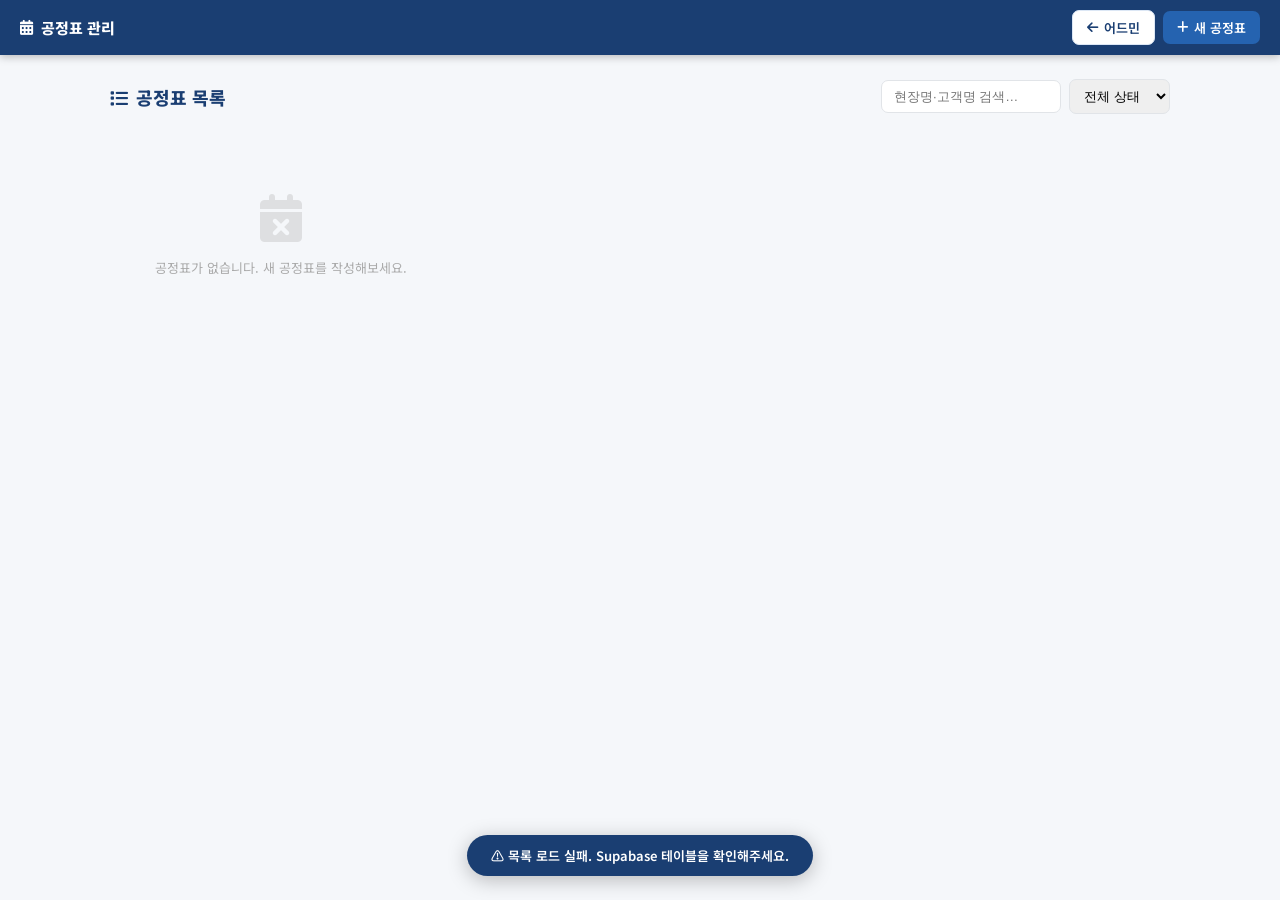
<file: schedule.html>
<!DOCTYPE html>
<html lang="ko">
<head>
<meta charset="UTF-8">
<meta name="viewport" content="width=device-width,initial-scale=1.0">
<title>공정표 관리 | 정결 Design Studio</title>
<link rel="preconnect" href="https://fonts.googleapis.com">
<link href="https://fonts.googleapis.com/css2?family=Noto+Sans+KR:wght@400;500;600;700;800&display=swap" rel="stylesheet">
<link href="libs/fontawesome.min.css" rel="stylesheet">
<style>
:root{
  --navy:#1a3e72;--navy2:#2563b0;--navy-light:#dce7f5;--navy-bg:#edf2fb;
  --border:#e1e4e8;--text:#24292e;--text2:#586069;
  --sun-bg:#fff0f0;--sun-hd:#ffd6d6;
  --sat-bg:#f0f4ff;--sat-hd:#d6e2ff;
  --hol-red:#dc2626;--note-blue:#1d4ed8;
  --green:#059669;--amber:#d97706;
  --hol-bg:#fff8f0;--hol-hd:#ffe0b2;--hol-txt:#c2410c;
}
*{box-sizing:border-box;margin:0;padding:0}
body{font-family:'Noto Sans KR',sans-serif;font-size:13px;background:#f5f7fa;color:var(--text)}

/* ── 상단바 ── */
.top-bar{background:var(--navy);color:#fff;padding:10px 20px;display:flex;align-items:center;justify-content:space-between;gap:10px;flex-wrap:wrap;position:sticky;top:0;z-index:300;box-shadow:0 2px 8px rgba(0,0,0,.25)}
.top-bar h1{font-size:15px;font-weight:800;display:flex;align-items:center;gap:8px}
.top-bar-right{display:flex;gap:8px;align-items:center;flex-wrap:wrap}
.btn{padding:7px 14px;border:none;border-radius:7px;font-size:13px;font-weight:600;cursor:pointer;display:inline-flex;align-items:center;gap:6px;font-family:inherit;transition:.15s;white-space:nowrap}
.btn-primary{background:var(--navy2);color:#fff}.btn-primary:hover{background:#1d4ed8}
.btn-secondary{background:#fff;color:var(--navy);border:1.5px solid var(--navy-light)}.btn-secondary:hover{background:var(--navy-bg)}
.btn-success{background:#059669;color:#fff}.btn-success:hover{background:#047857}
.btn-danger{background:#dc2626;color:#fff}.btn-danger:hover{background:#b91c1c}
.btn-amber{background:#d97706;color:#fff}.btn-amber:hover{background:#b45309}
.btn-purple{background:#7c3aed;color:#fff}.btn-purple:hover{background:#6d28d9}
.btn-sm{padding:4px 10px;font-size:12px}

/* ── 목록 ── */
#list-view{padding:24px 20px;max-width:1100px;margin:0 auto}
.list-toolbar{display:flex;align-items:center;justify-content:space-between;margin-bottom:20px;flex-wrap:wrap;gap:12px}
.list-toolbar h2{font-size:18px;font-weight:800;color:var(--navy)}
.schedule-grid{display:grid;grid-template-columns:repeat(auto-fill,minmax(300px,1fr));gap:16px}
.sch-card{background:#fff;border:1.5px solid var(--border);border-radius:12px;padding:20px;cursor:pointer;transition:.2s;position:relative}
.sch-card:hover{border-color:var(--navy2);box-shadow:0 4px 16px rgba(37,99,176,.12);transform:translateY(-1px)}
.sch-card-title{font-size:15px;font-weight:800;color:var(--navy);margin-bottom:4px}
.sch-card-site{font-size:13px;color:var(--text2);margin-bottom:10px}
.sch-card-meta{display:flex;gap:6px;flex-wrap:wrap}
.sch-badge{padding:3px 9px;border-radius:99px;font-size:11px;font-weight:700}
.sch-badge-period{background:var(--navy-bg);color:var(--navy2)}
.sch-card-actions{position:absolute;top:14px;right:14px;display:flex;gap:6px;opacity:0;transition:.2s}
.sch-card:hover .sch-card-actions{opacity:1}
/* 복사 뱃지 */
.sch-copy-badge{background:#e0f2fe;color:#0369a1;font-size:10px;font-weight:700;padding:2px 6px;border-radius:4px;margin-left:4px}
.empty-state{text-align:center;padding:60px 20px;color:#aaa}
.empty-state i{font-size:48px;display:block;margin-bottom:16px;opacity:.3}

/* ── 편집 화면 ── */
#edit-view{display:none;padding:16px 20px;max-width:1500px;margin:0 auto}
.edit-header{display:flex;align-items:center;gap:10px;margin-bottom:14px;flex-wrap:wrap}
.edit-header h2{font-size:16px;font-weight:800;color:var(--navy);flex:1;min-width:160px}

/* 메타바 */
.meta-bar{background:#fff;border:1.5px solid var(--border);border-radius:10px;padding:14px 18px;margin-bottom:12px}
.meta-grid{display:grid;grid-template-columns:repeat(auto-fill,minmax(175px,1fr));gap:10px}
.meta-field label{font-size:11px;font-weight:700;color:var(--text2);display:block;margin-bottom:4px}
.meta-field input,.meta-field select{width:100%;padding:7px 10px;border:1.5px solid var(--border);border-radius:6px;font-size:13px;font-family:inherit;outline:none;transition:.15s}
.meta-field input:focus,.meta-field select:focus{border-color:var(--navy2)}
/* 입주일 강조 */
.move-in-field label{color:#7c3aed;font-weight:800}
.move-in-field input{border-color:#c4b5fd;background:#faf5ff;font-weight:700;color:#7c3aed}
/* 마감일 강조 */
.deadline-field label{color:#be185d;font-weight:800}
.deadline-field input{border-color:#f9a8d4;background:#fff0f9;font-weight:700;color:#be185d}

/* 월별 집계 탭 */
.month-tab-bar{display:flex;gap:4px;flex-wrap:wrap;margin-bottom:10px}
.month-tab{padding:4px 10px;border:1.5px solid #bae6fd;border-radius:6px;font-size:12px;font-weight:700;cursor:pointer;background:#f0f9ff;color:#0369a1;transition:.15s}
.month-tab.active{background:#0369a1;color:#fff;border-color:#0369a1}
.month-tab:hover:not(.active){background:#e0f2fe}
/* 실제 작업일수 표시 */
.workday-badge{background:#f0fdf4;border:1px solid #86efac;color:#166534;font-size:11px;font-weight:700;padding:3px 10px;border-radius:6px;display:inline-flex;align-items:center;gap:4px}
/* 인력/인건비 요약 패널 (관리자 전용) */
.cost-panel{background:#fff;border:1.5px solid #bae6fd;border-radius:10px;padding:14px 18px;margin-bottom:12px;display:none}
.cost-panel-title{font-size:13px;font-weight:800;color:#0369a1;margin-bottom:12px;display:flex;align-items:center;gap:8px;flex-wrap:wrap}
.cost-panel-title .cpt-badge{font-size:10px;font-weight:600;background:#fffbeb;color:#92400e;border:1px solid #fde68a;border-radius:99px;padding:2px 8px;margin-left:auto}
.cost-summary-grid{display:grid;grid-template-columns:repeat(auto-fill,minmax(130px,1fr));gap:8px;margin-bottom:12px}
.cost-card{background:#f0f9ff;border:1px solid #bae6fd;border-radius:8px;padding:10px 12px;text-align:center}
.cost-card .cc-val{font-size:20px;font-weight:800;color:#0369a1}
.cost-card .cc-label{font-size:11px;color:#0c4a6e;margin-top:2px}

/* 월별 인건비 테이블 */
.cost-by-month{width:100%;border-collapse:collapse;margin-top:8px;font-size:12px}
.cost-by-month th{background:#fef9c3;color:#713f12;padding:5px 10px;text-align:left;font-weight:700;border:1px solid #fde68a}
.cost-by-month td{padding:5px 10px;border:1px solid #fef9c3;vertical-align:middle}
.cost-by-month tr:nth-child(even) td{background:#fffbeb}
.cost-by-month .td-num{text-align:right;font-weight:600}
.cost-by-month tfoot td{font-weight:800;background:#713f12;color:#fff;text-align:right}
.cost-by-month tfoot td:first-child{text-align:left}
/* 공종별 인건비 테이블 */
.cost-by-cat{width:100%;border-collapse:collapse;margin-top:8px;font-size:12px}
.cost-by-cat th{background:#e0f2fe;color:#0c4a6e;padding:5px 10px;text-align:left;font-weight:700;border:1px solid #bae6fd}
.cost-by-cat td{padding:5px 10px;border:1px solid #e0f2fe;vertical-align:middle}
.cost-by-cat tr:nth-child(even) td{background:#f0f9ff}
.cost-by-cat .td-num{text-align:right;font-weight:600}
.cost-by-cat tfoot td{font-weight:800;background:#0369a1;color:#fff;text-align:right}
.cost-by-cat tfoot td:first-child{text-align:left}

/* ── 공정표 캘린더 ── */
.cal-wrap{background:#fff;border:1.5px solid var(--border);border-radius:10px;overflow:hidden;margin-bottom:12px}
.cal-toolbar{padding:10px 14px;display:flex;align-items:center;justify-content:space-between;border-bottom:1px solid var(--border);flex-wrap:wrap;gap:8px;background:#f8fafc}
.cal-hint{font-size:12px;color:var(--text2);display:flex;align-items:center;gap:8px;flex-wrap:wrap}
.cal-legend{display:flex;gap:8px;font-size:11px;align-items:center;flex-wrap:wrap}
.leg-dot{width:10px;height:10px;border-radius:3px;display:inline-block;margin-right:3px;vertical-align:middle}

/* 복사모드 배너 */
#copy-mode-bar{display:none;background:#7c3aed;color:#fff;padding:8px 18px;font-size:13px;font-weight:700;text-align:center;position:sticky;top:52px;z-index:200}

/* Ctrl+드래그 힌트 배너 */
#ctrl-copy-hint{display:none;background:#059669;color:#fff;padding:6px 18px;font-size:12px;font-weight:600;text-align:center;position:sticky;top:52px;z-index:199;opacity:.9}

/* 공정표 테이블 */
.sched-table{width:100%;border-collapse:collapse;table-layout:fixed}
.sched-table th{padding:7px 4px;font-size:11px;font-weight:700;text-align:center;border:1px solid var(--border);background:#f6f8fa;white-space:nowrap}
.sched-table th.sun{background:var(--sun-hd);color:var(--hol-red)}
.sched-table th.sat{background:var(--sat-hd);color:var(--note-blue)}
.sched-table td{vertical-align:top;border:1px solid var(--border);padding:0;position:relative;min-width:90px}
.sched-table td.sun{background:var(--sun-bg)}
.sched-table td.sat{background:var(--sat-bg)}
.sched-table td.empty-day{background:#f9fafb;opacity:.6}
.sched-table td.custom-hol{background:var(--hol-bg)}

.day-header{padding:4px 6px;font-size:11px;font-weight:700;text-align:center;border-bottom:1px solid var(--border);background:rgba(0,0,0,.03);line-height:1.3}
.day-header.sun{background:var(--sun-hd);color:var(--hol-red)}
.day-header.sat{background:var(--sat-hd);color:var(--note-blue)}
.day-header.custom-hol{background:var(--hol-hd);color:var(--hol-txt)}
.day-header .hol-label{display:block;font-size:9px;color:var(--hol-red);font-weight:700}
.day-header .move-in-label{display:block;font-size:9px;color:#7c3aed;font-weight:800}
.day-header .custom-hol-label{display:block;font-size:9px;color:var(--hol-txt);font-weight:700}
/* 마감일 강조 */
.day-header.deadline-day{background:#fff0f9;color:#be185d}
.day-header.deadline-day .deadline-label{display:block;font-size:9px;color:#be185d;font-weight:800}

.day-body{padding:4px 5px;min-height:70px;display:flex;flex-direction:column;gap:2px}
/* 일별 인력 요약 (비인쇄) */
.day-crew{font-size:10px;color:#0369a1;padding:2px 4px;background:#f0f9ff;border-radius:3px;border:1px solid #bae6fd;margin-bottom:2px;display:flex;align-items:center;gap:4px}

/* 공정 칩 */
.task-chip{display:flex;align-items:flex-start;gap:3px;padding:3px 5px;border-radius:5px;font-size:11px;line-height:1.4;cursor:grab;user-select:none;position:relative;word-break:keep-all;transition:.1s}
.task-chip:active{cursor:grabbing;box-shadow:0 3px 10px rgba(0,0,0,.15)}
.task-chip .chip-dot{width:5px;height:5px;border-radius:50%;flex-shrink:0;margin-top:4px}
.task-chip .chip-text{flex:1;min-width:0}
.task-chip .chip-actions{display:none;gap:2px;flex-shrink:0}
.task-chip:hover .chip-actions{display:flex}
.chip-act-btn{font-size:10px;color:#999;cursor:pointer;padding:1px 3px;border-radius:3px;border:none;background:none;line-height:1}
.chip-act-btn:hover{background:#e5e7eb;color:#374151}
.task-chip.dragging{opacity:.35;transform:scale(.97)}
/* Ctrl+드래그 복사 중 강조 */
.task-chip.ctrl-copying{outline:2px dashed #059669;outline-offset:1px;opacity:.7}
/* 복사모드 hover */
.copy-mode .task-chip:hover{outline:2px dashed #7c3aed;cursor:copy}

/* 공종별 색상 */
.cat-보양\/가설{background:#f1f5f9;border:1px solid #cbd5e1}.cat-보양\/가설 .chip-dot{background:#64748b}
.cat-철거{background:#fef2f2;border:1px solid #fecaca}.cat-철거 .chip-dot{background:#ef4444}
.cat-폐기물반출{background:#fafaf9;border:1px solid #d6d3d1}.cat-폐기물반출 .chip-dot{background:#78716c}
.cat-목공{background:#fff7ed;border:1px solid #fed7aa}.cat-목공 .chip-dot{background:#f97316}
.cat-금속{background:#ecfeff;border:1px solid #a5f3fc}.cat-금속 .chip-dot{background:#0891b2}
.cat-전기{background:#fefce8;border:1px solid #fef08a}.cat-전기 .chip-dot{background:#eab308}
.cat-설비{background:#f0fdf4;border:1px solid #bbf7d0}.cat-설비 .chip-dot{background:#22c55e}
.cat-타일{background:#ecfdf5;border:1px solid #a7f3d0}.cat-타일 .chip-dot{background:#10b981}
.cat-도배{background:#eff6ff;border:1px solid #bfdbfe}.cat-도배 .chip-dot{background:#3b82f6}
.cat-마루{background:#f5f3ff;border:1px solid #ddd6fe}.cat-마루 .chip-dot{background:#8b5cf6}
.cat-장판{background:#faf5f0;border:1px solid #e7d5c3}.cat-장판 .chip-dot{background:#a16207}
.cat-필름{background:#fdf4ff;border:1px solid #f5d0fe}.cat-필름 .chip-dot{background:#d946ef}
.cat-도장{background:#fff1f2;border:1px solid #fecdd3}.cat-도장 .chip-dot{background:#f43f5e}
.cat-조명{background:#fefce8;border:1px solid #fde68a}.cat-조명 .chip-dot{background:#f59e0b}
.cat-주방{background:#f0f9ff;border:1px solid #bae6fd}.cat-주방 .chip-dot{background:#0ea5e9}
.cat-욕실{background:#f0fdfa;border:1px solid #99f6e4}.cat-욕실 .chip-dot{background:#14b8a6}
.cat-가구{background:#fdf2f8;border:1px solid #fbcfe8}.cat-가구 .chip-dot{background:#ec4899}
.cat-입주청소{background:#f7fee7;border:1px solid #d9f99d}.cat-입주청소 .chip-dot{background:#84cc16}
.cat-마감{background:#fff0f9;border:2px solid #f9a8d4;font-weight:700}.cat-마감 .chip-dot{background:#be185d}
.cat-샷시{background:#f0fdf4;border:1px solid #86efac}.cat-샷시 .chip-dot{background:#16a34a}
.cat-소음{background:#fef9c3;border:1px solid #fde047}.cat-소음 .chip-dot{background:#ca8a04}
.cat-기타{background:#f8fafc;border:1px solid #e2e8f0}.cat-기타 .chip-dot{background:#94a3b8}

/* 공정 추가 버튼 */
.add-task-btn{width:100%;padding:3px 0;font-size:10px;color:#ccc;background:none;border:1px dashed #ddd;border-radius:4px;cursor:pointer;text-align:center;margin-top:3px;transition:.15s}
.add-task-btn:hover{color:var(--navy2);border-color:var(--navy2);background:var(--navy-bg)}

/* 휴무일 지정 버튼 */
.hol-toggle-btn{width:100%;padding:2px 0;font-size:10px;color:#e5e7eb;background:none;border:none;cursor:pointer;text-align:right;padding-right:4px;margin-top:2px;transition:.15s}
.hol-toggle-btn:hover{color:var(--hol-txt)}

/* 드롭 하이라이트 */
td.drop-target{background:rgba(37,99,176,.08)!important;outline:2px dashed var(--navy2)}
td.copy-target{background:rgba(124,58,237,.08)!important;outline:2px dashed #7c3aed}
/* Ctrl+드래그 복사 드롭 대상 */
td.ctrl-copy-target{background:rgba(5,150,105,.1)!important;outline:2px dashed #059669}

/* ── 모달 ── */
.modal-backdrop{display:none;position:fixed;inset:0;background:rgba(0,0,0,.5);z-index:500;align-items:center;justify-content:center}
.modal-backdrop.open{display:flex}
.modal-box{background:#fff;border-radius:14px;padding:26px;width:420px;max-width:96vw;box-shadow:0 20px 60px rgba(0,0,0,.22);max-height:92vh;overflow-y:auto}
.modal-box h3{font-size:15px;font-weight:800;color:var(--navy);margin-bottom:18px;display:flex;align-items:center;gap:8px}
.form-row{margin-bottom:12px}
.form-row label{font-size:12px;font-weight:700;color:var(--text2);display:block;margin-bottom:5px}
.form-row input,.form-row select,.form-row textarea{width:100%;padding:9px 12px;border:1.5px solid var(--border);border-radius:7px;font-size:13px;font-family:inherit;outline:none;transition:.15s}
.form-row input:focus,.form-row select:focus,.form-row textarea:focus{border-color:var(--navy2)}
.form-row-2{display:grid;grid-template-columns:1fr 1fr;gap:10px;margin-bottom:12px}
.modal-foot{display:flex;gap:8px;justify-content:flex-end;margin-top:18px;flex-wrap:wrap}
.divider{border:none;border-top:1px solid var(--border);margin:14px 0}

/* 관리자 인력 섹션 */
.admin-section{background:#f0f9ff;border:1.5px solid #bae6fd;border-radius:8px;padding:12px;margin-bottom:12px}
.admin-section-title{font-size:11px;font-weight:800;color:#0369a1;margin-bottom:10px;display:flex;align-items:center;gap:6px}
.admin-only-badge{background:#0369a1;color:#fff;font-size:10px;padding:2px 6px;border-radius:4px;margin-left:auto}

/* 상태 뱃지 */
.status-입력중{background:#fef9e7;color:#d97706;padding:2px 8px;border-radius:99px;font-size:11px;font-weight:700}
.status-수정중{background:#eff6ff;color:#2563b0;padding:2px 8px;border-radius:99px;font-size:11px;font-weight:700}
.status-최종{background:#f0fdf4;color:#059669;padding:2px 8px;border-radius:99px;font-size:11px;font-weight:700}

/* ── 모바일 ── */
@media(max-width:768px){
  .sched-table{font-size:10px}
  .task-chip{font-size:10px;padding:2px 4px}
  .day-header{font-size:10px;padding:3px 3px}
  .day-body{min-height:55px;padding:2px 3px}
  .meta-grid{grid-template-columns:1fr 1fr}
  .edit-header{flex-direction:column;align-items:flex-start}
  .cost-summary-grid{grid-template-columns:repeat(2,1fr)}
  #copy-mode-bar{font-size:12px}
  /* 모바일에서는 칩 클릭으로 복사 */
  .task-chip{cursor:pointer}
}

/* ── 인쇄 ── */
@media print{
  .top-bar,.edit-header,.cal-toolbar,.add-task-btn,.chip-actions,.hol-toggle-btn,
  .cost-panel,.day-crew,#copy-mode-bar,#ctrl-copy-hint,
  .btn{display:none!important}
  body{background:#fff;font-size:11px;-webkit-print-color-adjust:exact;print-color-adjust:exact}
  #list-view{display:none!important}
  #edit-view{display:block!important;padding:0;max-width:100%}
  .meta-bar{border:none;padding:0;margin-bottom:8px}
  .cal-wrap{border:none;margin-bottom:0}
  .print-header{display:block!important}
  .sched-table td{min-height:55px}
  .task-chip{cursor:default;break-inside:avoid}
  .meta-grid{grid-template-columns:repeat(4,1fr)}
  /* 인쇄 시 인원/비용 숨김 */
  .chip-crew-info{display:none!important}
  /* 작업일수 뱃지는 인쇄에 포함 */
  #workday-info{display:block!important}
  .workday-badge{background:#f0fdf4!important;border:1px solid #86efac!important;color:#166534!important;-webkit-print-color-adjust:exact}
}
.print-header{display:none;margin-bottom:12px;border-bottom:2px solid #000;padding-bottom:8px}
.print-header h1{font-size:17px;font-weight:800}
.print-header p{font-size:12px;color:#555;margin-top:3px}
.print-note{font-size:10.5px;color:#777;padding:0 4px 12px;margin-top:4px}

/* 토스트 */
#toast{position:fixed;bottom:24px;left:50%;transform:translateX(-50%);background:#1a3e72;color:#fff;padding:11px 24px;border-radius:99px;font-size:13px;font-weight:600;z-index:9999;display:none;box-shadow:0 4px 20px rgba(0,0,0,.25);white-space:nowrap;max-width:90vw;text-align:center}

/* 모바일 롱프레스 복사 힌트 */
.mobile-copy-hint{position:fixed;bottom:70px;left:50%;transform:translateX(-50%);background:rgba(5,150,105,.95);color:#fff;padding:8px 16px;border-radius:99px;font-size:12px;font-weight:700;z-index:9998;display:none;white-space:nowrap;pointer-events:none}
</style>
</head>
<body>

<!-- 상단 바 -->
<div class="top-bar">
  <h1><i class="fas fa-calendar-alt"></i> 공정표 관리</h1>
  <div class="top-bar-right">
    <button class="btn btn-secondary" onclick="goAdmin()"><i class="fas fa-arrow-left"></i> 어드민</button>
    <button class="btn btn-primary" id="btn-new-sch" onclick="openNewSchedule()"><i class="fas fa-plus"></i> 새 공정표</button>
  </div>
</div>

<!-- 복사모드 배너 (버튼 클릭 복사모드) -->
<div id="copy-mode-bar">
  📋 복사 모드 — 공정 칩을 드래그하여 다른 날짜에 드롭하면 복사됩니다. &nbsp;
  <button onclick="exitCopyMode()" style="background:rgba(255,255,255,.25);border:none;color:#fff;padding:3px 12px;border-radius:6px;cursor:pointer;font-weight:700;font-size:12px">✕ 취소</button>
</div>

<!-- Ctrl+드래그 힌트 -->
<div id="ctrl-copy-hint">
  ⌨️ Ctrl 누른 채 드래그 중 — 놓으면 공정이 복사됩니다
</div>

<!-- 모바일 롱프레스 힌트 -->
<div class="mobile-copy-hint" id="mobile-copy-hint">📋 칩을 길게 눌러 복사 위치를 선택하세요</div>

<!-- ══ 목록 화면 ══ -->
<div id="list-view">
  <div class="list-toolbar">
    <h2><i class="fas fa-list" style="color:var(--navy);margin-right:8px"></i>공정표 목록</h2>
    <div style="display:flex;gap:8px;align-items:center;flex-wrap:wrap">
      <input type="text" id="sch-search" placeholder="현장명·고객명 검색…" oninput="renderList()"
        style="padding:8px 12px;border:1.5px solid var(--border);border-radius:7px;font-size:13px;width:180px">
      <select id="sch-status-filter" onchange="renderList()" style="padding:8px 10px;border:1.5px solid var(--border);border-radius:7px;font-size:13px">
        <option value="">전체 상태</option>
        <option value="입력중">📝 입력중</option>
        <option value="수정중">✏️ 수정중</option>
        <option value="최종">✅ 최종</option>
      </select>
    </div>
  </div>
  <div class="schedule-grid" id="sch-list-body">
    <div class="empty-state"><i class="fas fa-spinner fa-spin"></i></div>
  </div>
</div>

<!-- ══ 편집 화면 ══ -->
<div id="edit-view">

  <!-- 인쇄용 헤더 -->
  <div class="print-header">
    <h1 id="print-title-text">공정표</h1>
    <p id="print-meta-text"></p>
  </div>

  <!-- 편집 헤더 -->
  <div class="edit-header">
    <button class="btn btn-secondary btn-sm" onclick="backToList()"><i class="fas fa-arrow-left"></i> 목록</button>
    <h2 id="edit-title">새 공정표</h2>
    <div style="display:flex;gap:7px;flex-wrap:wrap;margin-left:auto;align-items:center">
      <select id="sch-status-sel" style="padding:6px 10px;border:1.5px solid var(--border);border-radius:7px;font-size:13px;font-weight:700">
        <option value="입력중">📝 입력중</option>
        <option value="수정중">✏️ 수정중</option>
        <option value="최종">✅ 최종</option>
      </select>
      <button class="btn btn-purple btn-sm" onclick="toggleCopyMode()"><i class="fas fa-copy"></i> 복사모드</button>
      <button class="btn btn-sm" style="background:#059669;color:#fff" onclick="toggleCostPanel()"><i class="fas fa-users"></i> 인력현황</button>
      <button class="btn btn-amber btn-sm" onclick="printSchedule()"><i class="fas fa-print"></i> 인쇄/PDF</button>
      <button class="btn btn-success btn-sm" onclick="saveSchedule()"><i class="fas fa-save"></i> 저장</button>
    </div>
  </div>

  <!-- 기본 정보 메타바 -->
  <div class="meta-bar">
    <div class="meta-grid">
      <div class="meta-field">
        <label><i class="fas fa-hard-hat"></i> 현장명 *</label>
        <input id="f-site" type="text" placeholder="예) 타워팰리스 B동 5405호">
      </div>
      <div class="meta-field">
        <label><i class="fas fa-user"></i> 고객명</label>
        <input id="f-client" type="text" placeholder="홍길동">
      </div>
      <div class="meta-field">
        <label><i class="fas fa-play-circle" style="color:#059669"></i> 공사 시작일 *</label>
        <input id="f-start" type="date" onchange="buildCalendar()">
      </div>
      <div class="meta-field">
        <label><i class="fas fa-flag-checkered" style="color:#dc2626"></i> 공사 종료일 *</label>
        <input id="f-end" type="date" onchange="buildCalendar()">
      </div>
      <div class="meta-field move-in-field">
        <label><i class="fas fa-home"></i> 🏠 고객 입주일</label>
        <input id="f-movein" type="date" onchange="refreshCalendar()" title="입주일은 공정표에 보라색으로 표시됩니다">
      </div>
      <div class="meta-field deadline-field">
        <label><i class="fas fa-flag" style="color:#be185d"></i> 🏁 마감 지정일</label>
        <input id="f-deadline" type="date" onchange="refreshCalendar()" title="마감일은 분홍색으로 표시 (미지정 시 종료일이 마감)">
      </div>
      <div class="meta-field">
        <label><i class="fas fa-link"></i> 연결 출처</label>
        <input id="f-source" type="text" readonly style="background:#f6f8fa;color:#888">
      </div>
      <div class="meta-field">
        <label><i class="fas fa-sticky-note"></i> 비고</label>
        <input id="f-note" type="text" placeholder="특이사항">
      </div>
    </div>

    <!-- 휴무일 관리 -->
    <div style="margin-top:12px;padding-top:12px;border-top:1px solid var(--border)">
      <div style="display:flex;align-items:center;gap:10px;flex-wrap:wrap">
        <span style="font-size:12px;font-weight:700;color:var(--hol-txt)"><i class="fas fa-ban"></i> 지정 휴무일</span>
        <div id="custom-hol-tags" style="display:flex;gap:6px;flex-wrap:wrap;flex:1"></div>
        <button class="btn btn-sm" style="background:var(--hol-bg);color:var(--hol-txt);border:1px solid var(--hol-hd)" onclick="openHolModal()">
          <i class="fas fa-plus"></i> 휴무일 추가
        </button>
      </div>
    </div>
  </div>

  <!-- 인력/인건비 현황 패널 (관리자 전용 · 인쇄 제외) -->
  <div class="cost-panel" id="cost-panel">
    <div class="cost-panel-title">
      <i class="fas fa-users" style="color:#0369a1"></i>
      인력 &amp; 인건비 현황
      <span class="cpt-badge">👮 관리자 전용 · 인쇄 미출력</span>
      <button class="btn btn-sm" style="background:#f1f5f9;color:#64748b;border:1px solid #e2e8f0;margin-left:4px;font-size:11px" onclick="showCostTab('cat')" id="cost-tab-cat">
        <i class="fas fa-table"></i> 공종별
      </button>
      <button class="btn btn-sm" style="background:#f1f5f9;color:#64748b;border:1px solid #e2e8f0;margin-left:4px;font-size:11px" onclick="showCostTab('month')" id="cost-tab-month">
        <i class="fas fa-calendar"></i> 월별
      </button>
    </div>
    <!-- 요약 카드 -->
    <div class="cost-summary-grid">
      <div class="cost-card">
        <div class="cc-val" id="cs-total-crew">0</div>
        <div class="cc-label">총 투입 인원 (명)</div>
      </div>
      <div class="cost-card">
        <div class="cc-val" id="cs-total-days">0</div>
        <div class="cc-label">총 작업 일수</div>
      </div>
      <div class="cost-card">
        <div class="cc-val" id="cs-total-cost">₩0</div>
        <div class="cc-label">총 인건비</div>
      </div>
      <div class="cost-card">
        <div class="cc-val" id="cs-avg-crew">0</div>
        <div class="cc-label">일평균 인력</div>
      </div>
    </div>
    <!-- 공종별 상세 -->
    <div id="cost-by-cat-wrap" style="display:none">
      <table class="cost-by-cat" id="cost-by-cat-table">
        <thead><tr><th>공종</th><th class="td-num">투입 인원</th><th class="td-num">인건비</th><th>메모</th></tr></thead>
        <tbody id="cost-by-cat-body"></tbody>
        <tfoot><tr id="cost-by-cat-foot"><td>합계</td><td class="td-num" id="cbc-total-crew">0명</td><td class="td-num" id="cbc-total-cost">₩0</td><td></td></tr></tfoot>
      </table>
    </div>
    <!-- 월별 상세 -->
    <div id="cost-by-month-wrap" style="display:none">
      <table class="cost-by-month" id="cost-by-month-table">
        <thead><tr><th>월</th><th class="td-num">작업일수</th><th class="td-num">투입 인원 합계</th><th class="td-num">인건비 합계</th><th class="td-num">일평균 인력</th></tr></thead>
        <tbody id="cost-by-month-body"></tbody>
        <tfoot><tr><td>합계</td><td class="td-num" id="cbm-total-days">0일</td><td class="td-num" id="cbm-total-crew">0명</td><td class="td-num" id="cbm-total-cost">₩0</td><td class="td-num">-</td></tr></tfoot>
      </table>
    </div>
  </div>

  <!-- 달력 공정표 -->
  <div class="cal-wrap">
    <div class="cal-toolbar">
      <div class="cal-hint">
        <i class="fas fa-info-circle" style="color:var(--navy2)"></i>
        <span>
          <b>드래그</b>: 이동 &nbsp;|&nbsp;
          <b>Ctrl+드래그</b>: 복사 &nbsp;|&nbsp;
          <b>복사모드버튼</b>: 복사전용모드 &nbsp;|&nbsp;
          <b>더블클릭</b>: 수정
        </span>
      </div>
      <div class="cal-legend">
        <span><span class="leg-dot" style="background:#ef4444"></span>철거</span>
        <span><span class="leg-dot" style="background:#f97316"></span>목공</span>
        <span><span class="leg-dot" style="background:#22c55e"></span>설비</span>
        <span><span class="leg-dot" style="background:#3b82f6"></span>도배</span>
        <span><span class="leg-dot" style="background:#8b5cf6"></span>마루</span>
        <span><span class="leg-dot" style="background:#ec4899"></span>가구</span>
        <span><span class="leg-dot" style="background:#be185d;border:2px solid #f9a8d4"></span>마감</span>
        <span><span class="leg-dot" style="background:#7c3aed;border-radius:50%"></span>입주일</span>
      </div>
    </div>
    <div style="overflow-x:auto">
      <table class="sched-table" id="sched-table">
        <tbody id="sched-tbody"></tbody>
      </table>
    </div>
  </div>

  <!-- 실제 작업일수 표시 -->
  <div id="workday-info" style="padding:0 0 8px 4px;display:none">
    <span class="workday-badge" id="workday-badge-text"><i class="fas fa-calculator"></i> 실제 작업일수 계산 중...</span>
    <span style="font-size:11px;color:#888;margin-left:8px" id="workday-sub-text"></span>
  </div>
  <div class="print-note">
    ※ 현장 상황, 디자인 변경 등의 이유로 공정이 변경될 수 있으며 사전에 고지해 드리겠습니다.
  </div>
</div>

<!-- ══ 공정 추가/수정 모달 ══ -->
<div class="modal-backdrop" id="task-modal">
  <div class="modal-box">
    <h3 id="task-modal-title"><i class="fas fa-plus-circle" style="color:var(--navy2)"></i> 공정 추가</h3>

    <div class="form-row">
      <label>공종 *</label>
      <select id="tf-cat">
        <option value="보양/가설">🛡️ 보양/가설</option>
        <option value="철거">🔴 철거</option>
        <option value="폐기물반출">🚛 폐기물반출</option>
        <option value="샷시">🟢 샷시</option>
        <option value="목공">🟠 목공</option>
        <option value="금속">🔩 금속</option>
        <option value="전기">🟡 전기</option>
        <option value="설비">🟢 설비</option>
        <option value="타일">🟩 타일</option>
        <option value="도배">🔵 도배</option>
        <option value="마루">🟣 마루</option>
        <option value="장판">🟫 장판</option>
        <option value="필름">🟤 필름</option>
        <option value="도장">🔺 도장</option>
        <option value="조명">🟡 조명</option>
        <option value="주방">🔷 주방</option>
        <option value="욕실">🔹 욕실</option>
        <option value="가구">💗 가구</option>
        <option value="입주청소">🧹 입주청소</option>
        <option value="마감">🏁 마감</option>
        <option value="소음">⚠️ 소음점검일</option>
        <option value="기타">⬜ 기타</option>
      </select>
    </div>
    <div class="form-row">
      <label>작업 내용 *</label>
      <input id="tf-text" type="text" placeholder="예) 주방 철거, 방수 작업">
    </div>
    <div class="form-row">
      <label>세부 내용</label>
      <input id="tf-sub" type="text" placeholder="예) 기구 철거 포함">
    </div>
    <div class="form-row">
      <label>강조 표시</label>
      <select id="tf-flag">
        <option value="">없음</option>
        <option value="hol">🔴 빨간색 (휴일/소음점검)</option>
        <option value="note">🔵 파란색 (주의사항)</option>
      </select>
    </div>

    <hr class="divider">

    <!-- 관리자 인력 섹션 -->
    <div class="admin-section">
      <div class="admin-section-title">
        <i class="fas fa-hard-hat"></i>
        투입 인력 기록
        <span class="admin-only-badge">👮 관리자 전용 · 인쇄 미출력</span>
      </div>
      <div class="form-row-2">
        <div class="form-row" style="margin-bottom:0">
          <label>투입 인원 (명)</label>
          <input id="tf-crew" type="number" min="0" max="999" placeholder="0" style="text-align:center">
        </div>
        <div class="form-row" style="margin-bottom:0">
          <label>인건비 (원)</label>
          <input id="tf-cost" type="number" min="0" placeholder="0" step="10000">
        </div>
      </div>
      <div class="form-row" style="margin-top:10px;margin-bottom:0">
        <label>작업자 메모</label>
        <input id="tf-crew-memo" type="text" placeholder="예) A팀 3명, 외주 1명">
      </div>
    </div>

    <div class="modal-foot">
      <button class="btn btn-secondary" onclick="closeTaskModal()">취소</button>
      <button class="btn btn-primary" onclick="saveTask()"><i class="fas fa-check"></i> 저장</button>
    </div>
  </div>
</div>

<!-- ══ 휴무일 지정 모달 ══ -->
<div class="modal-backdrop" id="hol-modal">
  <div class="modal-box" style="width:360px">
    <h3><i class="fas fa-ban" style="color:var(--hol-txt)"></i> 휴무일 지정</h3>
    <p style="font-size:12px;color:var(--text2);margin-bottom:16px">정부 대체휴무일, 현장 사정 등 직접 지정할 수 있습니다.</p>
    <div class="form-row">
      <label>날짜 *</label>
      <input id="hf-date" type="date">
    </div>
    <div class="form-row">
      <label>사유 (선택)</label>
      <input id="hf-label" type="text" placeholder="예) 정부 대체휴무일, 현장 사정, 작업자 휴가">
    </div>
    <!-- 자주 쓰는 사유 빠른 선택 -->
    <div style="display:flex;gap:6px;flex-wrap:wrap;margin-bottom:12px">
      <span style="font-size:11px;color:var(--text2);width:100%;margin-bottom:2px">빠른 선택:</span>
      <button type="button" class="btn btn-sm" style="background:#fff8f0;color:#c2410c;border:1px solid #ffe0b2;font-size:11px" onclick="document.getElementById('hf-label').value='정부 대체휴무일'">정부 대체휴무일</button>
      <button type="button" class="btn btn-sm" style="background:#fff8f0;color:#c2410c;border:1px solid #ffe0b2;font-size:11px" onclick="document.getElementById('hf-label').value='현장 사정'">현장 사정</button>
      <button type="button" class="btn btn-sm" style="background:#fff8f0;color:#c2410c;border:1px solid #ffe0b2;font-size:11px" onclick="document.getElementById('hf-label').value='작업자 휴가'">작업자 휴가</button>
      <button type="button" class="btn btn-sm" style="background:#fff8f0;color:#c2410c;border:1px solid #ffe0b2;font-size:11px" onclick="document.getElementById('hf-label').value='소음 제한일'">소음 제한일</button>
    </div>
    <div class="modal-foot">
      <button class="btn btn-secondary" onclick="closeHolModal()">취소</button>
      <button class="btn btn-amber" onclick="saveHol()"><i class="fas fa-check"></i> 지정</button>
    </div>
  </div>
</div>

<div id="toast"></div>

<script>
/* ═══════════════════════════════════════════
   Supabase
═══════════════════════════════════════════ */
var SB_URL = 'https://isrimiwqqytzzqjovtot.supabase.co';
var SB_KEY = 'eyJhbGciOiJIUzI1NiIsInR5cCI6IkpXVCJ9.eyJpc3MiOiJzdXBhYmFzZSIsInJlZiI6ImlzcmltaXdxcXl0enpxam92dG90Iiwicm9sZSI6ImFub24iLCJpYXQiOjE3NzY0Mjg5NDEsImV4cCI6MjA5MjAwNDk0MX0.DescofNz1_U0eCp1CY0Nstxd3OzB_xlRMCv0IBiZAGA';
var _token = null;
function sbH(extra){
  try{ var lt=localStorage.getItem('sb_token'); if(lt) _token=lt; }catch(e){}   /* 다른 화면이 갱신한 최신 토큰 사용 */
  var h={'Content-Type':'application/json','apikey':SB_KEY,'Authorization':'Bearer '+(_token||SB_KEY)};
  if(extra) Object.assign(h,extra); return h;
}
function initToken(){ var t=localStorage.getItem('sb_token'); if(t) _token=t; }

/* ═══ 로그인 유지: 토큰 만료(약 1시간) 전 자동 갱신 + 401 시 1회 재시도 ═══
   관리자 화면 안(iframe)에서는 관리자의 갱신 함수를 사용, 단독 접속이면 여기서 직접 갱신 */
var _schRefreshing=null;
function _schJwtLeft(tok){ try{ var p=JSON.parse(atob(tok.split('.')[1].replace(/-/g,'+').replace(/_/g,'/'))); return p.exp? p.exp-Date.now()/1000 : 0; }catch(e){ return -1; } }
var _schOrigFetch=window.fetch.bind(window);
function schRefresh(){
  try{ if(window.parent!==window && typeof window.parent.sbRefreshSession==='function') return window.parent.sbRefreshSession().then(function(ok){ var t=localStorage.getItem('sb_token'); if(t) _token=t; return ok; }); }catch(e){}
  if(_schRefreshing) return _schRefreshing;
  var stored=localStorage.getItem('sb_token');
  if(stored && stored!==_token && _schJwtLeft(stored)>120){ _token=stored; return Promise.resolve(true); }
  var rt=localStorage.getItem('sb_refresh'); if(!rt) return Promise.resolve(false);
  _schRefreshing=_schOrigFetch(SB_URL+'/auth/v1/token?grant_type=refresh_token',{method:'POST',headers:{'Content-Type':'application/json','apikey':SB_KEY},body:JSON.stringify({refresh_token:rt})})
    .then(function(r){return r.json();})
    .then(function(d){ if(d&&d.access_token){ _token=d.access_token; localStorage.setItem('sb_token',d.access_token); if(d.refresh_token) localStorage.setItem('sb_refresh',d.refresh_token); return true; } return false; })
    .catch(function(){return false;})
    .then(function(v){ _schRefreshing=null; return v; });
  return _schRefreshing;
}
function schEnsureFresh(){ if(!_token) return Promise.resolve(false); if(_schJwtLeft(_token)>300) return Promise.resolve(true); return schRefresh(); }
window.fetch=function(u,o){
  var url=String((u&&u.url)||u), hdr=o&&o.headers;
  var usesUser= url.indexOf(SB_URL+'/rest/')===0 && hdr && typeof hdr==='object' && !(hdr instanceof Headers) && hdr.Authorization && hdr.Authorization!=='Bearer '+SB_KEY && _token;
  if(!usesUser) return _schOrigFetch(u,o);
  function withTok(){ return Object.assign({},o,{headers:Object.assign({},hdr,{Authorization:'Bearer '+_token})}); }
  return schEnsureFresh().then(function(){
    return _schOrigFetch(u,withTok()).then(function(res){
      if(res.status!==401) return res;
      return schRefresh().then(function(ok){ return ok? _schOrigFetch(u,withTok()) : res; });
    });
  });
};
setInterval(function(){ schEnsureFresh(); },60000);

/* ═══════════════════════════════════════════
   상태 변수
═══════════════════════════════════════════ */
var _schedules    = [];
var _currentId    = null;
var _tasks        = {};   // {dateKey:[{id,cat,text,sub,flag,crew,cost,crewMemo},...]}
var _customHols   = {};   // {dateKey: label}
var _dragTask     = null;
var _dragDate     = null;
var _dragIsCtrlCopy = false;  // Ctrl+드래그 복사 여부
var _linkedEstId = null;      // 어드민 계약(견적) ID와 연동 시 사용 — 저장 성공 후 iq_estimates에 scheduleId를 기록하기 위함
var _copyMode     = false;
var _editTaskId   = null;
var _editTaskDate = null;
var _addTargetDate= null;
var _costPanelOpen= false;
var _costDetailOpen=false;

// 모바일 롱프레스
var _mobileHoldTimer = null;
var _mobileCopySource = null; // {date, id}

/* ═══════════════════════════════════════════
   유틸
═══════════════════════════════════════════ */
function showToast(msg,dur){
  var t=document.getElementById('toast');
  t.textContent=msg; t.style.display='block';
  clearTimeout(t._t); t._t=setTimeout(function(){t.style.display='none';},dur||2800);
}
function genId(){ return 'tk_'+Date.now()+'_'+Math.random().toString(36).slice(2,6); }
function escHtml(s){
  return String(s||'').replace(/&/g,'&amp;').replace(/</g,'&lt;').replace(/>/g,'&gt;').replace(/"/g,'&quot;');
}
function fmtDate(d){ var m=d.getMonth()+1,dy=d.getDate(); return (m<10?'0':'')+m+'.'+(dy<10?'0':'')+dy; }
function dayClass(d){ var w=d.getDay(); return w===0?'sun':w===6?'sat':''; }
function dayLabel(d){ return ['일','월','화','수','목','금','토'][d.getDay()]; }
function dateKey(d){
  return d.getFullYear()+'-'+(d.getMonth()<9?'0':'')+(d.getMonth()+1)+'-'+(d.getDate()<10?'0':'')+d.getDate();
}
function addDays(d,n){ var r=new Date(d); r.setDate(r.getDate()+n); return r; }
function wonFmt(n){ return n>=10000?Math.round(n/10000)+'만':n>0?n.toLocaleString():'0'; }
function wonFull(n){
  if(!n||n===0) return '₩0';
  if(n>=100000000) return '₩'+Math.floor(n/100000000)+'억'+(Math.floor((n%100000000)/10000)?Math.floor((n%100000000)/10000)+'만':'');
  if(n>=10000) return '₩'+Math.floor(n/10000).toLocaleString()+'만';
  return '₩'+n.toLocaleString();
}
function goAdmin(){ window.location.href='admin.html'; }
/* 관리자 화면 안(iframe)에서 열린 경우: 어드민 버튼 숨김 + 상단 바 고정 해제 */
(function(){ try { if (window.self !== window.top) {
  document.addEventListener('DOMContentLoaded', function(){
    var b = document.querySelector('.top-bar-right .btn-secondary[onclick="goAdmin()"]'); if (b) b.style.display='none';
    var t = document.querySelector('.top-bar'); if (t) t.style.position='static';
  });
} } catch(e){} })();

/* 법정공휴일 */
var HOLIDAYS={
  '01-01':'신정','03-01':'삼일절','05-05':'어린이날','06-06':'현충일',
  '08-15':'광복절','10-03':'개천절','10-09':'한글날','12-25':'성탄절'
};
function getHoliday(d){
  var key=(d.getMonth()<9?'0':'')+(d.getMonth()+1)+'-'+(d.getDate()<10?'0':'')+d.getDate();
  return HOLIDAYS[key]||null;
}

/* ═══════════════════════════════════════════
   목록 화면
═══════════════════════════════════════════ */
function showListView(){
  document.getElementById('list-view').style.display='block';
  document.getElementById('edit-view').style.display='none';
  document.getElementById('btn-new-sch').style.display='inline-flex';
  exitCopyMode();
  loadSchedules();
}
function showEditView(){
  document.getElementById('list-view').style.display='none';
  document.getElementById('edit-view').style.display='block';
  document.getElementById('btn-new-sch').style.display='none';
}

async function loadSchedules(){
  try{
    var r=await fetch(SB_URL+'/rest/v1/schedules?select=*&order=created_at.desc',{headers:sbH()});
    var data=await r.json();
    _schedules=Array.isArray(data)?data:[];
    renderList();
  }catch(e){
    _schedules=[]; renderList();
    showToast('⚠️ 목록 로드 실패. Supabase 테이블을 확인해주세요.');
  }
}

function renderList(){
  var kw=(document.getElementById('sch-search').value||'').toLowerCase();
  var st=document.getElementById('sch-status-filter').value;
  var list=_schedules.filter(function(s){
    if(st&&s.status!==st) return false;
    if(kw){ var h=((s.site_name||'')+(s.client_name||'')).toLowerCase(); if(h.indexOf(kw)<0) return false; }
    return true;
  });
  var body=document.getElementById('sch-list-body');
  if(!list.length){
    body.innerHTML='<div class="empty-state"><i class="fas fa-calendar-times"></i>'+(kw||st?'검색 결과가 없습니다.':'공정표가 없습니다. 새 공정표를 작성해보세요.')+'</div>';
    return;
  }
  body.innerHTML=list.map(function(s){
    var days='';
    if(s.start_date&&s.end_date){
      var diff=Math.round((new Date(s.end_date)-new Date(s.start_date))/(864e5))+1;
      days=s.start_date.slice(5).replace('-','.')+'~'+s.end_date.slice(5).replace('-','.')+'('+diff+'일)';
    }
    var stBadge='<span class="status-'+s.status+'">'+s.status+'</span>';
    var copyBadge=s.is_copy?'<span class="sch-copy-badge">📋 복사본</span>':'';
    var sid=s.id, sname=escHtml(s.site_name||'');
    return '<div class="sch-card" onclick="openSchedule(\''+sid+'\')">'+
      '<div class="sch-card-actions">'+
        '<button class="btn btn-sm btn-secondary" onclick="event.stopPropagation();openSchedule(\''+sid+'\')" title="열기"><i class="fas fa-edit"></i></button>'+
        '<button class="btn btn-sm" style="background:#7c3aed;color:#fff" onclick="event.stopPropagation();duplicateSchedule(\''+sid+'\',\''+sname+'\')" title="공정표 복사"><i class="fas fa-copy"></i></button>'+
        '<button class="btn btn-sm btn-danger" onclick="event.stopPropagation();deleteSchedule(\''+sid+'\',\''+sname+'\')" title="삭제"><i class="fas fa-trash"></i></button>'+
      '</div>'+
      '<div class="sch-card-title"><i class="fas fa-hard-hat" style="color:var(--navy);margin-right:6px"></i>'+escHtml(s.site_name||'현장명 없음')+copyBadge+'</div>'+
      '<div class="sch-card-site">'+escHtml(s.client_name||'고객명 없음')+'</div>'+
      '<div class="sch-card-meta">'+
        (days?'<span class="sch-badge sch-badge-period">📅 '+days+'</span>':'')+
        stBadge+
        (s.move_in_date?'<span class="sch-badge" style="background:#faf5ff;color:#7c3aed">🏠 입주 '+s.move_in_date.slice(5).replace('-','.')+'</span>':'')+
        (s.deadline_date?'<span class="sch-badge" style="background:#fff0f9;color:#be185d">🏁 마감 '+s.deadline_date.slice(5).replace('-','.')+'</span>':'')+
      '</div>'+
    '</div>';
  }).join('');
}

/* ═══════════════════════════════════════════
   공정표 열기 / 새로 만들기
═══════════════════════════════════════════ */
function openNewSchedule(sourceLabel,clientName,siteName){
  _currentId=null; _tasks={}; _customHols={};
  _costPanelOpen=false;
  document.getElementById('cost-panel').style.display='none';
  document.getElementById('edit-title').textContent='새 공정표 작성';
  document.getElementById('f-site').value=siteName||'';
  document.getElementById('f-client').value=clientName||'';
  document.getElementById('f-source').value=sourceLabel||'';
  document.getElementById('f-note').value='';
  document.getElementById('f-start').value='';
  document.getElementById('f-end').value='';
  document.getElementById('f-movein').value='';
  document.getElementById('f-deadline').value='';
  document.getElementById('sch-status-sel').value='입력중';
  document.getElementById('sched-tbody').innerHTML=
    '<tr><td colspan="7" style="text-align:center;padding:48px;color:#aaa;font-size:13px">'+
    '공사 시작일과 종료일을 입력하면 공정표가 생성됩니다.</td></tr>';
  renderCustomHolTags();
  updateCostSummary();
  showEditView();
}

async function openSchedule(id){
  var s=_schedules.find(function(x){return x.id===id;});
  if(!s) return;
  _currentId=id;
  _tasks=s.tasks?JSON.parse(JSON.stringify(s.tasks)):{};
  _customHols=s.custom_hols?JSON.parse(JSON.stringify(s.custom_hols)):{};
  _costPanelOpen=false;
  document.getElementById('cost-panel').style.display='none';
  document.getElementById('edit-title').textContent=s.site_name||'공정표';
  document.getElementById('f-site').value=s.site_name||'';
  document.getElementById('f-client').value=s.client_name||'';
  document.getElementById('f-source').value=s.source||'';
  document.getElementById('f-note').value=s.note||'';
  document.getElementById('f-start').value=s.start_date||'';
  document.getElementById('f-end').value=s.end_date||'';
  document.getElementById('f-movein').value=s.move_in_date||'';
  document.getElementById('f-deadline').value=s.deadline_date||'';
  document.getElementById('sch-status-sel').value=s.status||'입력중';
  showEditView();
  renderCustomHolTags();
  buildCalendar();
  updateCostSummary();
}

/* ═══════════════════════════════════════════
   달력 빌드
═══════════════════════════════════════════ */
/* ═══════════════════════════════════════════
   실제 작업일수 계산 (주말·공휴일·지정휴무 제외)
═══════════════════════════════════════════ */
function calcWorkDays(sv,ev){
  if(!sv||!ev) return {total:0,work:0,weekend:0,hol:0,custom:0};
  var s=new Date(sv+'T00:00:00'), e=new Date(ev+'T00:00:00');
  var total=0,work=0,weekend=0,hol=0,custom=0;
  var cur=new Date(s);
  while(cur<=e){
    total++;
    var dk=dateKey(cur);
    var w=cur.getDay();
    var isWeekend=(w===0||w===6);
    var isHol=!!getHoliday(cur);
    var isCustHol=!!_customHols[dk];
    if(isWeekend) weekend++;
    else if(isCustHol) custom++;
    else if(isHol) hol++;
    else work++;
    cur=addDays(cur,1);
  }
  return {total:total,work:work,weekend:weekend,hol:hol,custom:custom};
}

function updateWorkDayDisplay(){
  var sv=document.getElementById('f-start').value;
  var ev=document.getElementById('f-end').value;
  var wrap=document.getElementById('workday-info');
  if(!sv||!ev){wrap.style.display='none';return;}
  var r=calcWorkDays(sv,ev);
  wrap.style.display='block';
  document.getElementById('workday-badge-text').innerHTML=
    '<i class="fas fa-calculator"></i> 실제 작업일수: <strong>'+r.work+'일</strong> / 전체 '+r.total+'일';
  var parts=[];
  if(r.weekend>0) parts.push('주말 '+r.weekend+'일');
  if(r.hol>0) parts.push('법정공휴일 '+r.hol+'일');
  if(r.custom>0) parts.push('지정휴무 '+r.custom+'일');
  document.getElementById('workday-sub-text').textContent=parts.length?'(제외: '+parts.join(', ')+')':'';
}

function buildCalendar(){
  var sv=document.getElementById('f-start').value;
  var ev=document.getElementById('f-end').value;
  if(!sv||!ev) return;
  var s=new Date(sv+'T00:00:00'), e=new Date(ev+'T00:00:00');
  if(e<s){showToast('종료일이 시작일보다 빠릅니다.');return;}
  refreshCalendar();
}

function refreshCalendar(){
  var sv=document.getElementById('f-start').value;
  var ev=document.getElementById('f-end').value;
  if(!sv||!ev) return;
  var tbody=document.getElementById('sched-tbody');
  tbody.innerHTML=buildCalHTML(sv,ev);
  bindDragDrop();
  bindMobileTouch();
  updateWorkDayDisplay();
  updateCostSummary();
}

function buildCalHTML(sv,ev){
  var start=new Date(sv+'T00:00:00'), end=new Date(ev+'T00:00:00');
  var moveIn=document.getElementById('f-movein').value;
  var deadline=document.getElementById('f-deadline').value||ev;
  var moveInKey=moveIn||'';
  var deadlineKey=deadline||'';

  var weekStart=new Date(start);
  weekStart.setDate(weekStart.getDate()-weekStart.getDay());
  var weekEnd=new Date(end);
  weekEnd.setDate(weekEnd.getDate()+(6-weekEnd.getDay()));

  var DAYS=['일(SUN)','월(MON)','화(TUE)','수(WED)','목(THU)','금(FRI)','토(SAT)'];
  var CLS=['sun','','','','','','sat'];
  var html='<tr>';
  for(var d=0;d<7;d++) html+='<th class="'+CLS[d]+'" style="width:'+(d===0||d===6?'9%':'13.7%')+'">'+DAYS[d]+'</th>';
  html+='</tr>';

  var cur=new Date(weekStart);
  while(cur<=weekEnd){
    html+='<tr>';
    for(var wd=0;wd<7;wd++){
      var dk=dateKey(cur);
      var inRange=cur>=start&&cur<=end;
      var dc=dayClass(cur);
      var isCustomHol=!!_customHols[dk];
      var isMovein=(moveInKey&&dk===moveInKey);
      var isDeadline=(deadlineKey&&dk===deadlineKey);
      var holName=getHoliday(cur);

      var tdCls=dc+(inRange?'':' empty-day')+(isCustomHol?' custom-hol':'');
      var hdCls='day-header '+dc+(isCustomHol?' custom-hol':'')+(isDeadline?' deadline-day':'')+(isMovein?' movein-day':'');

      var dayHtml='<div class="'+hdCls+'">'+fmtDate(cur)+' ('+dayLabel(cur)+')';
      if(holName) dayHtml+='<span class="hol-label">'+holName+'</span>';
      if(isCustomHol) dayHtml+='<span class="custom-hol-label">🚫 '+escHtml(_customHols[dk])+'</span>';
      if(isMovein) dayHtml+='<span class="move-in-label">🏠 입주일</span>';
      if(isDeadline&&!isMovein) dayHtml+='<span class="deadline-label">🏁 마감일</span>';
      dayHtml+='</div>';

      /* 일별 인력 요약 (비인쇄) */
      var dayTasks=_tasks[dk]||[];
      var dayCrew=0, dayCost=0;
      dayTasks.forEach(function(tk){dayCrew+=Number(tk.crew||0);dayCost+=Number(tk.cost||0);});

      var crewHtml='';
      if(inRange&&(dayCrew>0||dayCost>0)){
        crewHtml='<div class="day-crew" style="display:none" id="dc-'+dk+'">'+
          '<i class="fas fa-hard-hat" style="font-size:9px;color:#0369a1"></i> '+dayCrew+'명'+
          (dayCost>0?' <span style="color:#92400e">/ ₩'+wonFmt(dayCost)+'</span>':'')+'</div>';
      }

      var bodyHtml='<div class="day-body" data-date="'+dk+'">';
      bodyHtml+=crewHtml;
      dayTasks.forEach(function(tk){ bodyHtml+=buildChipHTML(tk,dk); });
      if(inRange){
        bodyHtml+='<button class="add-task-btn" onclick="openAddTask(\''+dk+'\')"><i class="fas fa-plus"></i> 공정 추가</button>';
        bodyHtml+='<button class="hol-toggle-btn" onclick="toggleCustomHol(\''+dk+'\',event)" title="'+(isCustomHol?'휴무일 해제':'휴무일로 지정')+'">'+
          (isCustomHol?'<i class="fas fa-undo"></i> 해제':'<i class="fas fa-ban"></i> 휴무')+'</button>';
      }
      bodyHtml+='</div>';

      html+='<td class="'+tdCls+'" data-date="'+dk+'">'+dayHtml+bodyHtml+'</td>';
      cur=addDays(cur,1);
    }
    html+='</tr>';
  }
  return html;
}

function buildChipHTML(tk,dk){
  var cc='cat-'+(tk.cat||'기타');
  var tc=tk.flag==='hol'?'color:var(--hol-red);font-weight:700':tk.flag==='note'?'color:var(--note-blue)':'';
  var hasCrew=(tk.crew&&Number(tk.crew)>0)||(tk.cost&&Number(tk.cost)>0);
  return '<div class="task-chip '+cc+'" draggable="true" data-id="'+tk.id+'" data-date="'+dk+'"'+
    ' ondragstart="dragStart(event,\''+dk+'\',\''+tk.id+'\')"'+
    ' ondragend="dragEnd(event)"'+
    ' ondblclick="openEditTask(\''+dk+'\',\''+tk.id+'\')"'+
    ' onclick="handleChipClick(event,\''+dk+'\',\''+tk.id+'\')"'+
    '>'+
    '<div class="chip-dot"></div>'+
    '<div class="chip-text" style="'+tc+'">'+
      '<strong>'+escHtml(tk.cat)+'</strong>'+(tk.text?' – '+escHtml(tk.text):'')+
      (tk.sub?'<br><span style="color:#888;font-size:10px">└ '+escHtml(tk.sub)+'</span>':'')+
      /* 인원/비용: 관리자 전용, 인쇄 제외 */
      (hasCrew?'<span class="chip-crew-info" style="display:block;font-size:9px;color:#0369a1;margin-top:1px">'+
        '<i class="fas fa-user" style="font-size:8px"></i> '+(tk.crew||0)+'명'+(tk.cost?' / ₩'+wonFmt(Number(tk.cost)):'')+'</span>':'')+
    '</div>'+
    '<div class="chip-actions">'+
      '<button class="chip-act-btn" onclick="event.stopPropagation();openEditTask(\''+dk+'\',\''+tk.id+'\')" title="수정"><i class="fas fa-pen"></i></button>'+
      '<button class="chip-act-btn" style="color:#dc2626" onclick="event.stopPropagation();deleteTask(\''+dk+'\',\''+tk.id+'\',event)" title="삭제"><i class="fas fa-times"></i></button>'+
    '</div>'+
  '</div>';
}

/* ═══════════════════════════════════════════
   드래그 이동 / Ctrl+드래그 복사
═══════════════════════════════════════════ */
function bindDragDrop(){
  var tds=document.querySelectorAll('#sched-tbody td[data-date]');
  tds.forEach(function(td){
    td.addEventListener('dragover',function(e){
      e.preventDefault();
      if(_dragIsCtrlCopy||_copyMode){
        td.classList.add('ctrl-copy-target');
        e.dataTransfer.dropEffect='copy';
      } else {
        td.classList.add('drop-target');
        e.dataTransfer.dropEffect='move';
      }
    });
    td.addEventListener('dragleave',function(){
      td.classList.remove('drop-target','ctrl-copy-target','copy-target');
    });
    td.addEventListener('drop',function(e){
      e.preventDefault();
      td.classList.remove('drop-target','ctrl-copy-target','copy-target');
      var toDate=td.dataset.date;
      if(!_dragTask||!_dragDate||!toDate) return;
      if(_dragIsCtrlCopy||_copyMode){
        copyTask(_dragDate,toDate,_dragTask);
      } else {
        if(toDate!==_dragDate) moveTask(_dragDate,toDate,_dragTask);
      }
    });
  });
}

function dragStart(e,fromDate,taskId){
  _dragDate=fromDate;
  _dragTask=taskId;
  /* Ctrl 또는 복사모드이면 복사 */
  _dragIsCtrlCopy = e.ctrlKey || e.metaKey || _copyMode;

  if(_dragIsCtrlCopy){
    e.dataTransfer.effectAllowed='copy';
    e.currentTarget.classList.add('ctrl-copying');
    document.getElementById('ctrl-copy-hint').style.display=_copyMode?'none':'block';
  } else {
    e.dataTransfer.effectAllowed='move';
    e.currentTarget.classList.add('dragging');
    document.getElementById('ctrl-copy-hint').style.display='none';
  }
}
function dragEnd(e){
  e.currentTarget.classList.remove('dragging','ctrl-copying');
  document.getElementById('ctrl-copy-hint').style.display='none';
  _dragIsCtrlCopy=false;
}

function moveTask(from,to,id){
  var list=_tasks[from]||[];
  var idx=list.findIndex(function(t){return t.id===id;});
  if(idx<0) return;
  var tk=list.splice(idx,1)[0];
  if(!list.length) delete _tasks[from]; else _tasks[from]=list;
  if(!_tasks[to]) _tasks[to]=[];
  _tasks[to].push(tk);
  refreshCalendar();
  showToast('✅ '+tk.cat+' → '+to.slice(5).replace('-','.')+'으로 이동');
}

/* ═══════════════════════════════════════════
   복사 모드 (버튼)
═══════════════════════════════════════════ */
function toggleCopyMode(){
  _copyMode=!_copyMode;
  var bar=document.getElementById('copy-mode-bar');
  var table=document.getElementById('sched-table');
  bar.style.display=_copyMode?'block':'none';
  table.classList.toggle('copy-mode',_copyMode);
  showToast(_copyMode?'📋 복사모드 ON — 공정을 드래그하면 복사됩니다 (Ctrl+드래그도 가능)':'복사모드 OFF');
}
function exitCopyMode(){
  _copyMode=false;
  document.getElementById('copy-mode-bar').style.display='none';
  var t=document.getElementById('sched-table');
  if(t) t.classList.remove('copy-mode');
}

function copyTask(from,to,id){
  var list=_tasks[from]||[];
  var tk=list.find(function(t){return t.id===id;});
  if(!tk) return;
  var newTk=Object.assign({},tk,{id:genId()});
  if(!_tasks[to]) _tasks[to]=[];
  _tasks[to].push(newTk);
  refreshCalendar();
  showToast('📋 '+tk.cat+' → '+to.slice(5).replace('-','.')+'으로 복사');
}

function handleChipClick(e,date,id){
  if(!_copyMode) return;
  e.stopPropagation();
  showToast('공정 선택됨. 대상 날짜 칸으로 드래그해서 복사하세요.');
}

/* ═══════════════════════════════════════════
   모바일 롱프레스 복사
═══════════════════════════════════════════ */
function bindMobileTouch(){
  var chips=document.querySelectorAll('.task-chip');
  chips.forEach(function(chip){
    chip.addEventListener('touchstart',function(e){
      var date=chip.dataset.date;
      var id=chip.dataset.id;
      _mobileHoldTimer=setTimeout(function(){
        _mobileCopySource={date:date,id:id};
        chip.classList.add('ctrl-copying');
        var hint=document.getElementById('mobile-copy-hint');
        hint.style.display='block';
        showToast('📋 이제 복사할 날짜 칸을 탭하세요',3000);
        setTimeout(function(){hint.style.display='none';},3000);
        /* 대상 td에 탭 핸들러 추가 */
        activateMobileCopyTargets();
      },600);
    },{passive:true});
    chip.addEventListener('touchend',function(){
      clearTimeout(_mobileHoldTimer);
    },{passive:true});
    chip.addEventListener('touchmove',function(){
      clearTimeout(_mobileHoldTimer);
    },{passive:true});
  });
}

function activateMobileCopyTargets(){
  var tds=document.querySelectorAll('#sched-tbody td[data-date]');
  tds.forEach(function(td){
    td.style.cursor='copy';
    td._copyHandler=function(){
      if(_mobileCopySource){
        copyTask(_mobileCopySource.date,td.dataset.date,_mobileCopySource.id);
        /* 초기화 */
        document.querySelectorAll('.task-chip.ctrl-copying').forEach(function(c){c.classList.remove('ctrl-copying');});
        tds.forEach(function(t){t.style.cursor='';delete t._copyHandler;});
        _mobileCopySource=null;
      }
    };
    td.addEventListener('click',td._copyHandler);
  });
}

/* ═══════════════════════════════════════════
   공정 추가 / 수정 모달
═══════════════════════════════════════════ */
function openAddTask(date){
  _addTargetDate=date; _editTaskId=null; _editTaskDate=null;
  document.getElementById('task-modal-title').innerHTML=
    '<i class="fas fa-plus-circle" style="color:var(--navy2)"></i> 공정 추가 — '+date.slice(5).replace('-','.');
  document.getElementById('tf-cat').value='철거';
  document.getElementById('tf-text').value='';
  document.getElementById('tf-sub').value='';
  document.getElementById('tf-flag').value='';
  document.getElementById('tf-crew').value='';
  document.getElementById('tf-cost').value='';
  document.getElementById('tf-crew-memo').value='';
  document.getElementById('task-modal').classList.add('open');
  setTimeout(function(){document.getElementById('tf-text').focus();},100);
}

function openEditTask(date,taskId){
  var list=_tasks[date]||[];
  var tk=list.find(function(t){return t.id===taskId;});
  if(!tk) return;
  _editTaskId=taskId; _editTaskDate=date; _addTargetDate=null;
  document.getElementById('task-modal-title').innerHTML=
    '<i class="fas fa-edit" style="color:var(--navy2)"></i> 공정 수정 — '+date.slice(5).replace('-','.');
  document.getElementById('tf-cat').value=tk.cat||'기타';
  document.getElementById('tf-text').value=tk.text||'';
  document.getElementById('tf-sub').value=tk.sub||'';
  document.getElementById('tf-flag').value=tk.flag||'';
  document.getElementById('tf-crew').value=tk.crew||'';
  document.getElementById('tf-cost').value=tk.cost||'';
  document.getElementById('tf-crew-memo').value=tk.crewMemo||'';
  document.getElementById('task-modal').classList.add('open');
}

function closeTaskModal(){ document.getElementById('task-modal').classList.remove('open'); }

function saveTask(){
  var cat=document.getElementById('tf-cat').value;
  var text=document.getElementById('tf-text').value.trim();
  var sub=document.getElementById('tf-sub').value.trim();
  var flag=document.getElementById('tf-flag').value;
  var crew=Number(document.getElementById('tf-crew').value)||0;
  var cost=Number(document.getElementById('tf-cost').value)||0;
  var crewMemo=document.getElementById('tf-crew-memo').value.trim();
  if(!text){showToast('작업 내용을 입력해주세요.');return;}
  var tk={id:_editTaskId||genId(),cat:cat,text:text,sub:sub,flag:flag,crew:crew,cost:cost,crewMemo:crewMemo};
  if(_editTaskId&&_editTaskDate){
    var list=_tasks[_editTaskDate]||[];
    var idx=list.findIndex(function(t){return t.id===_editTaskId;});
    if(idx>=0) list[idx]=tk; _tasks[_editTaskDate]=list;
  } else {
    if(!_tasks[_addTargetDate]) _tasks[_addTargetDate]=[];
    _tasks[_addTargetDate].push(tk);
  }
  closeTaskModal(); refreshCalendar();
}

function deleteTask(date,id,e){
  if(e) e.stopPropagation();
  var list=_tasks[date]||[];
  _tasks[date]=list.filter(function(t){return t.id!==id;});
  if(!_tasks[date].length) delete _tasks[date];
  refreshCalendar();
}

/* ═══════════════════════════════════════════
   휴무일 관리
═══════════════════════════════════════════ */
function openHolModal(){
  document.getElementById('hf-date').value='';
  document.getElementById('hf-label').value='';
  document.getElementById('hol-modal').classList.add('open');
  setTimeout(function(){document.getElementById('hf-date').focus();},100);
}
function closeHolModal(){ document.getElementById('hol-modal').classList.remove('open'); }
function saveHol(){
  var date=document.getElementById('hf-date').value;
  var label=document.getElementById('hf-label').value.trim()||'휴무일';
  if(!date){showToast('날짜를 선택해주세요.');return;}
  _customHols[date]=label;
  closeHolModal(); renderCustomHolTags(); refreshCalendar();
  showToast('🚫 '+date.slice(5).replace('-','.')+' ('+label+') 휴무일로 지정되었습니다.');
}
function removeHol(date){
  delete _customHols[date];
  renderCustomHolTags(); refreshCalendar();
  showToast('휴무 해제: '+date.slice(5).replace('-','.'));
}
function toggleCustomHol(date,e){
  e.stopPropagation();
  if(_customHols[date]){ removeHol(date); }
  else {
    _customHols[date]='지정휴무';
    renderCustomHolTags(); refreshCalendar();
    showToast('🚫 '+date.slice(5).replace('-','.')+' 휴무일 지정 (사유는 상단에서 수정 가능)');
  }
}
function renderCustomHolTags(){
  var wrap=document.getElementById('custom-hol-tags');
  var keys=Object.keys(_customHols).sort();
  if(!keys.length){ wrap.innerHTML='<span style="font-size:12px;color:#bbb">지정된 휴무일 없음</span>'; return; }
  wrap.innerHTML=keys.map(function(dk){
    return '<span style="background:var(--hol-bg);border:1px solid var(--hol-hd);color:var(--hol-txt);border-radius:6px;padding:3px 8px;font-size:12px;font-weight:700;display:inline-flex;align-items:center;gap:4px">'+
      '🚫 '+dk.slice(5).replace('-','.')+' '+escHtml(_customHols[dk])+
      '<button onclick="removeHol(\''+dk+'\')" style="background:none;border:none;cursor:pointer;color:var(--hol-txt);font-size:11px;padding:0 2px" title="휴무 해제">✕</button>'+
    '</span>';
  }).join('');
}

/* ═══════════════════════════════════════════
   인력/인건비 요약 패널
═══════════════════════════════════════════ */
function toggleCostPanel(){
  _costPanelOpen=!_costPanelOpen;
  document.getElementById('cost-panel').style.display=_costPanelOpen?'block':'none';
  if(_costPanelOpen) updateCostSummary();
  showToast(_costPanelOpen?'👮 인력 현황 패널 열림 (관리자 전용)':'인력 현황 패널 닫힘');
}

var _costCurrentTab='';
function showCostTab(tab){
  if(_costCurrentTab===tab){
    _costCurrentTab='';
    document.getElementById('cost-by-cat-wrap').style.display='none';
    document.getElementById('cost-by-month-wrap').style.display='none';
    document.getElementById('cost-tab-cat').style.cssText='background:#f1f5f9;color:#64748b;border:1px solid #e2e8f0;margin-left:4px;font-size:11px';
    document.getElementById('cost-tab-month').style.cssText='background:#f1f5f9;color:#64748b;border:1px solid #e2e8f0;margin-left:4px;font-size:11px';
    return;
  }
  _costCurrentTab=tab;
  var showCat=(tab==='cat'), showMonth=(tab==='month');
  document.getElementById('cost-by-cat-wrap').style.display=showCat?'block':'none';
  document.getElementById('cost-by-month-wrap').style.display=showMonth?'block':'none';
  var catBtn=document.getElementById('cost-tab-cat');
  var monthBtn=document.getElementById('cost-tab-month');
  catBtn.style.cssText=showCat?
    'background:#0369a1;color:#fff;border:1px solid #0369a1;margin-left:4px;font-size:11px':
    'background:#f1f5f9;color:#64748b;border:1px solid #e2e8f0;margin-left:4px;font-size:11px';
  monthBtn.style.cssText=showMonth?
    'background:#d97706;color:#fff;border:1px solid #d97706;margin-left:4px;font-size:11px':
    'background:#f1f5f9;color:#64748b;border:1px solid #e2e8f0;margin-left:4px;font-size:11px';
  updateCostSummary();
}

function updateCostSummary(){
  /* 전체 집계 */
  var totalCrew=0, totalCost=0, workDays=0;
  /* 공종별 집계 */
  var byCat={};

  Object.keys(_tasks).forEach(function(dk){
    var arr=_tasks[dk]||[];
    var dayCrew=arr.reduce(function(s,t){return s+Number(t.crew||0);},0);
    var dayCost=arr.reduce(function(s,t){return s+Number(t.cost||0);},0);
    if(dayCrew>0||dayCost>0) workDays++;
    totalCrew+=dayCrew; totalCost+=dayCost;

    arr.forEach(function(t){
      var c=t.cat||'기타';
      if(!byCat[c]) byCat[c]={crew:0,cost:0,memos:[]};
      byCat[c].crew+=Number(t.crew||0);
      byCat[c].cost+=Number(t.cost||0);
      if(t.crewMemo) byCat[c].memos.push(t.crewMemo);
    });
  });

  var avgCrew=workDays>0?(totalCrew/workDays).toFixed(1):0;
  document.getElementById('cs-total-crew').textContent=totalCrew;
  document.getElementById('cs-total-days').textContent=workDays;
  document.getElementById('cs-total-cost').textContent=wonFull(totalCost);
  document.getElementById('cs-avg-crew').textContent=avgCrew;

  /* 인력현황 패널이 열려있을 때 일별 인력 행 표시 */
  document.querySelectorAll('[id^="dc-"]').forEach(function(el){
    el.style.display=_costPanelOpen?'flex':'none';
  });

  /* 공종별 테이블 */
  var cats=Object.keys(byCat).sort();
  var tbody=document.getElementById('cost-by-cat-body');
  if(tbody){
    tbody.innerHTML=cats.length?cats.map(function(c){
      var row=byCat[c];
      return '<tr><td><span class="task-chip cat-'+c+'" style="cursor:default;display:inline-flex;padding:2px 6px">'+
        '<span class="chip-dot" style="margin-top:3px"></span>'+escHtml(c)+'</span></td>'+
        '<td class="td-num">'+(row.crew||0)+'명</td>'+
        '<td class="td-num">'+(row.cost>0?wonFull(row.cost):'-')+'</td>'+
        '<td style="font-size:11px;color:#666">'+escHtml(row.memos.slice(0,2).join(', ')+(row.memos.length>2?' 외 '+(row.memos.length-2)+'건':''))+'</td>'+
        '</tr>';
    }).join(''):'<tr><td colspan="4" style="text-align:center;padding:12px;color:#aaa">등록된 인력 데이터 없음</td></tr>';
  }
  var foot=document.getElementById('cost-by-cat-foot');
  if(foot){
    foot.querySelector('#cbc-total-crew').textContent=totalCrew+'명';
    foot.querySelector('#cbc-total-cost').textContent=wonFull(totalCost);
  }

  /* ── 월별 집계 ── */
  var byMonth={};
  Object.keys(_tasks).forEach(function(dk){
    var arr=_tasks[dk]||[];
    var mKey=dk.slice(0,7); /* YYYY-MM */
    if(!byMonth[mKey]) byMonth[mKey]={days:0,crew:0,cost:0};
    /* 공정이 하나라도 있으면 작업일 카운트 */
    if(arr.length>0) byMonth[mKey].days++;
    arr.forEach(function(t){
      byMonth[mKey].crew+=Number(t.crew||0);
      byMonth[mKey].cost+=Number(t.cost||0);
    });
  });
  var monthKeys=Object.keys(byMonth).sort();
  var monthBody=document.getElementById('cost-by-month-body');
  if(monthBody){
    monthBody.innerHTML=monthKeys.length?monthKeys.map(function(mk){
      var row=byMonth[mk];
      var avg=row.days>0?(row.crew/row.days).toFixed(1):0;
      var yr=mk.slice(0,4), mo=parseInt(mk.slice(5));
      var label=yr+'년 '+mo+'월';
      return '<tr>'+
        '<td style="font-weight:700">'+label+'</td>'+
        '<td class="td-num">'+row.days+'일</td>'+
        '<td class="td-num">'+row.crew+'명</td>'+
        '<td class="td-num">'+(row.cost>0?wonFull(row.cost):'-')+'</td>'+
        '<td class="td-num">'+avg+'명</td>'+
        '</tr>';
    }).join(''):'<tr><td colspan="5" style="text-align:center;padding:12px;color:#aaa">등록된 인력 데이터 없음</td></tr>';
  }
  var mTotalDays=monthKeys.reduce(function(s,k){return s+byMonth[k].days;},0);
  var mTotalCrew=monthKeys.reduce(function(s,k){return s+byMonth[k].crew;},0);
  var mTotalCost=monthKeys.reduce(function(s,k){return s+byMonth[k].cost;},0);
  var cbmDays=document.getElementById('cbm-total-days');
  var cbmCrew=document.getElementById('cbm-total-crew');
  var cbmCost=document.getElementById('cbm-total-cost');
  if(cbmDays) cbmDays.textContent=mTotalDays+'일';
  if(cbmCrew) cbmCrew.textContent=mTotalCrew+'명';
  if(cbmCost) cbmCost.textContent=wonFull(mTotalCost);
}

/* ═══════════════════════════════════════════
   저장 / 삭제
═══════════════════════════════════════════ */
async function saveSchedule(){
  var site=document.getElementById('f-site').value.trim();
  var client=document.getElementById('f-client').value.trim();
  var start=document.getElementById('f-start').value;
  var end=document.getElementById('f-end').value;
  var movein=document.getElementById('f-movein').value;
  var deadline=document.getElementById('f-deadline').value;
  var status=document.getElementById('sch-status-sel').value;
  var source=document.getElementById('f-source').value;
  var note=document.getElementById('f-note').value.trim();
  if(!site){showToast('현장명을 입력해주세요.');return;}
  if(!start){showToast('공사 시작일을 입력해주세요.');return;}
  if(!end){showToast('공사 종료일을 입력해주세요.');return;}
  var payload={
    site_name:site, client_name:client, start_date:start, end_date:end,
    move_in_date:movein||null, deadline_date:deadline||null,
    status:status, source:source||null, note:note||null,
    tasks:_tasks,
    custom_hols:_customHols,
    updated_at:new Date().toISOString()
  };
  try{
    var r;
    if(_currentId){
      console.log('[저장] PATCH:', SB_URL+'/rest/v1/schedules?id=eq.'+_currentId);
      console.log('[저장] payload:', JSON.stringify(payload).slice(0,300));
      r=await fetch(SB_URL+'/rest/v1/schedules?id=eq.'+_currentId,{
        method:'PATCH',headers:sbH({'Prefer':'return=representation'}),body:JSON.stringify(payload)
      });
    } else {
      console.log('[저장] POST:', SB_URL+'/rest/v1/schedules');
      console.log('[저장] payload:', JSON.stringify(payload).slice(0,300));
      r=await fetch(SB_URL+'/rest/v1/schedules',{
        method:'POST',headers:sbH({'Prefer':'return=representation'}),body:JSON.stringify(payload)
      });
    }
    var respText=await r.text();
    console.log('[저장] status:', r.status, 'body:', respText);
    if(!r.ok) throw new Error('HTTP '+r.status+' — '+respText);
    var saved=null;
    try{ saved=JSON.parse(respText); }catch(pe){}
    if(Array.isArray(saved)&&saved[0]) _currentId=saved[0].id;
    else if(saved&&saved.id) _currentId=saved.id;
    /* 어드민 계약(견적)에서 연동되어 들어온 경우, 견적 레코드에 공정표 ID를 기록해
       다음에 "공정표" 버튼을 누르면 이 공정표로 바로 연결되도록 한다. */
    if(_linkedEstId && _currentId){
      try{
        /* 서버(estimates)의 최신 견적을 받아 scheduleId 기록 → 다른 PC·모바일에서도 연결 유지 */
        var gr=await fetch(SB_URL+'/rest/v1/estimates?id=eq.'+encodeURIComponent(_linkedEstId)+'&select=*&limit=1',{headers:{'apikey':SB_KEY,'Authorization':'Bearer '+SB_KEY}});
        if(!gr.ok) throw new Error('견적 조회 HTTP '+gr.status);
        var grows=await gr.json();
        if(!grows[0]) throw new Error('연결할 견적을 서버에서 찾지 못했습니다.');
        var erow=grows[0];
        erow.data=erow.data||{};
        erow.data.fields=erow.data.fields||{};
        erow.data.fields.scheduleId=_currentId;
        var pr=await fetch(SB_URL+'/rest/v1/estimates',{method:'POST',headers:{'Content-Type':'application/json','apikey':SB_KEY,'Authorization':'Bearer '+SB_KEY,'Prefer':'resolution=merge-duplicates,return=minimal'},body:JSON.stringify(erow)});
        if(!pr.ok) throw new Error('견적 저장 HTTP '+pr.status);
        /* 이 기기의 사본도 맞춰둠 */
        var ests=JSON.parse(localStorage.getItem('iq_estimates')||'[]');
        for(var ei=0; ei<ests.length; ei++){
          if(ests[ei].id===_linkedEstId){ if(!ests[ei].fields) ests[ei].fields={}; ests[ei].fields.scheduleId=_currentId; break; }
        }
        localStorage.setItem('iq_estimates', JSON.stringify(ests));
      }catch(le){ console.error('[공정표-계약 연동 저장 실패]', le); showToast('⚠️ 공정표는 저장됐지만 계약(견적)과의 연결 저장에 실패했습니다: '+le.message); }
    }
    showToast('✅ 공정표가 저장되었습니다.');
    document.getElementById('edit-title').textContent=site;
  }catch(e){
    showToast('❌ 저장 실패: '+e.message);
    console.error('[저장 오류]', e);
  }
}

async function deleteSchedule(id,name){
  if(!confirm('"'+name+'" 공정표를 삭제하시겠습니까?')) return;
  try{
    await fetch(SB_URL+'/rest/v1/schedules?id=eq.'+id,{method:'DELETE',headers:sbH()});
    showToast('삭제되었습니다.'); loadSchedules();
  }catch(e){showToast('삭제 실패.');}
}

/* ═══════════════════════════════════════════
   공정표 복사 (A안→B안 버전 생성)
═══════════════════════════════════════════ */
async function duplicateSchedule(id,name){
  var newName=prompt('복사본 이름을 입력하세요:', name+' (B안)');
  if(newName===null) return; /* 취소 */
  newName=newName.trim();
  if(!newName){showToast('이름을 입력해주세요.');return;}
  var s=_schedules.find(function(x){return x.id===id;});
  if(!s){showToast('원본 공정표를 찾을 수 없습니다.');return;}
  showToast('📋 복사 중...');
  var payload={
    site_name:newName,
    client_name:s.client_name||null,
    start_date:s.start_date||null,
    end_date:s.end_date||null,
    move_in_date:s.move_in_date||null,
    deadline_date:s.deadline_date||null,
    status:'입력중',
    source:s.source||null,
    note:'[복사] 원본: '+name+(s.note?' | '+s.note:''),
    tasks:s.tasks||{},
    custom_hols:s.custom_hols||{},
    is_copy:true,
    updated_at:new Date().toISOString()
  };
  try{
    var r=await fetch(SB_URL+'/rest/v1/schedules',{
      method:'POST',
      headers:sbH({'Prefer':'return=representation'}),
      body:JSON.stringify(payload)
    });
    if(!r.ok){var t=await r.text();throw new Error('HTTP '+r.status+' '+t);}
    showToast('✅ "'+newName+'" 복사 완료!');
    await loadSchedules();
  }catch(e){
    showToast('❌ 복사 실패: '+e.message);
    console.error('[복사 오류]',e);
  }
}

function backToList(){
  if(confirm('목록으로 돌아갑니다. 저장되지 않은 변경사항이 있을 수 있습니다.')) showListView();
}

/* ═══════════════════════════════════════════
   인쇄
═══════════════════════════════════════════ */
function printSchedule(){
  var site=document.getElementById('f-site').value||'공정표';
  var client=document.getElementById('f-client').value;
  var start=document.getElementById('f-start').value;
  var end=document.getElementById('f-end').value;
  var movein=document.getElementById('f-movein').value;
  var deadline=document.getElementById('f-deadline').value;
  var days='';
  var workDayStr='';
  if(start&&end){
    var diff=Math.round((new Date(end)-new Date(start))/864e5)+1;
    days=start.slice(5).replace('-','.')+'~'+end.slice(5).replace('-','.')+'('+diff+'일간)';
    var wd=calcWorkDays(start,end);
    workDayStr=' | 실제 작업일수: '+wd.work+'일 (주말·공휴일 제외)';
  }
  document.getElementById('print-title-text').textContent='Schedule : '+site+' 공정표';
  var meta=(client?'고객 : '+client+' | ':'')+' 공사기간 : '+days+workDayStr;
  if(movein) meta+=' | 입주일 : '+movein.slice(5).replace('-','.');
  if(deadline) meta+=' | 마감일 : '+deadline.slice(5).replace('-','.');
  document.getElementById('print-meta-text').textContent=meta;
  window.print();
}

/* ═══════════════════════════════════════════
   외부 연동 (어드민)
═══════════════════════════════════════════ */
function checkURLParams(){
  var p=new URLSearchParams(window.location.search);
  var from=p.get('from');
  var client=decodeURIComponent(p.get('client')||'');
  var site=decodeURIComponent(p.get('site')||'');
  var schId=p.get('id');
  var estId=p.get('estId');
  if(estId) _linkedEstId=estId;
  if(schId){
    loadSchedules().then(function(){
      var s=_schedules.find(function(x){return x.id===schId;});
      if(s) openSchedule(schId);
    }).catch(function(){
      setTimeout(function(){
        var s=_schedules.find(function(x){return x.id===schId;});
        if(s) openSchedule(schId);
      },1500);
    });
    return;
  }
  if(from==='contract'){openNewSchedule('계약관리',client,site);return;}
  if(from==='survey'){openNewSchedule('고객설문',client,'');return;}
}

/* ═══════════════════════════════════════════
   초기화
═══════════════════════════════════════════ */
document.getElementById('task-modal').addEventListener('click',function(e){if(e.target===this)closeTaskModal();});
document.getElementById('hol-modal').addEventListener('click',function(e){if(e.target===this)closeHolModal();});
document.getElementById('tf-text').addEventListener('keydown',function(e){if(e.key==='Enter')saveTask();});
document.getElementById('hf-label').addEventListener('keydown',function(e){if(e.key==='Enter')saveHol();});

/* Ctrl 키 감지로 힌트 표시 */
document.addEventListener('keydown',function(e){
  if((e.key==='Control'||e.key==='Meta')&&document.getElementById('edit-view').style.display!=='none'){
    document.getElementById('ctrl-copy-hint').style.display='block';
    document.getElementById('ctrl-copy-hint').textContent='⌨️ Ctrl 누름 — 공정을 드래그하면 복사됩니다';
  }
});
document.addEventListener('keyup',function(e){
  if(e.key==='Control'||e.key==='Meta'){
    if(!_dragTask) document.getElementById('ctrl-copy-hint').style.display='none';
  }
});

function init(){
  initToken();
  showListView();
  checkURLParams();
}
window.addEventListener('load',init);
</script>
</body>
</html>
</file>
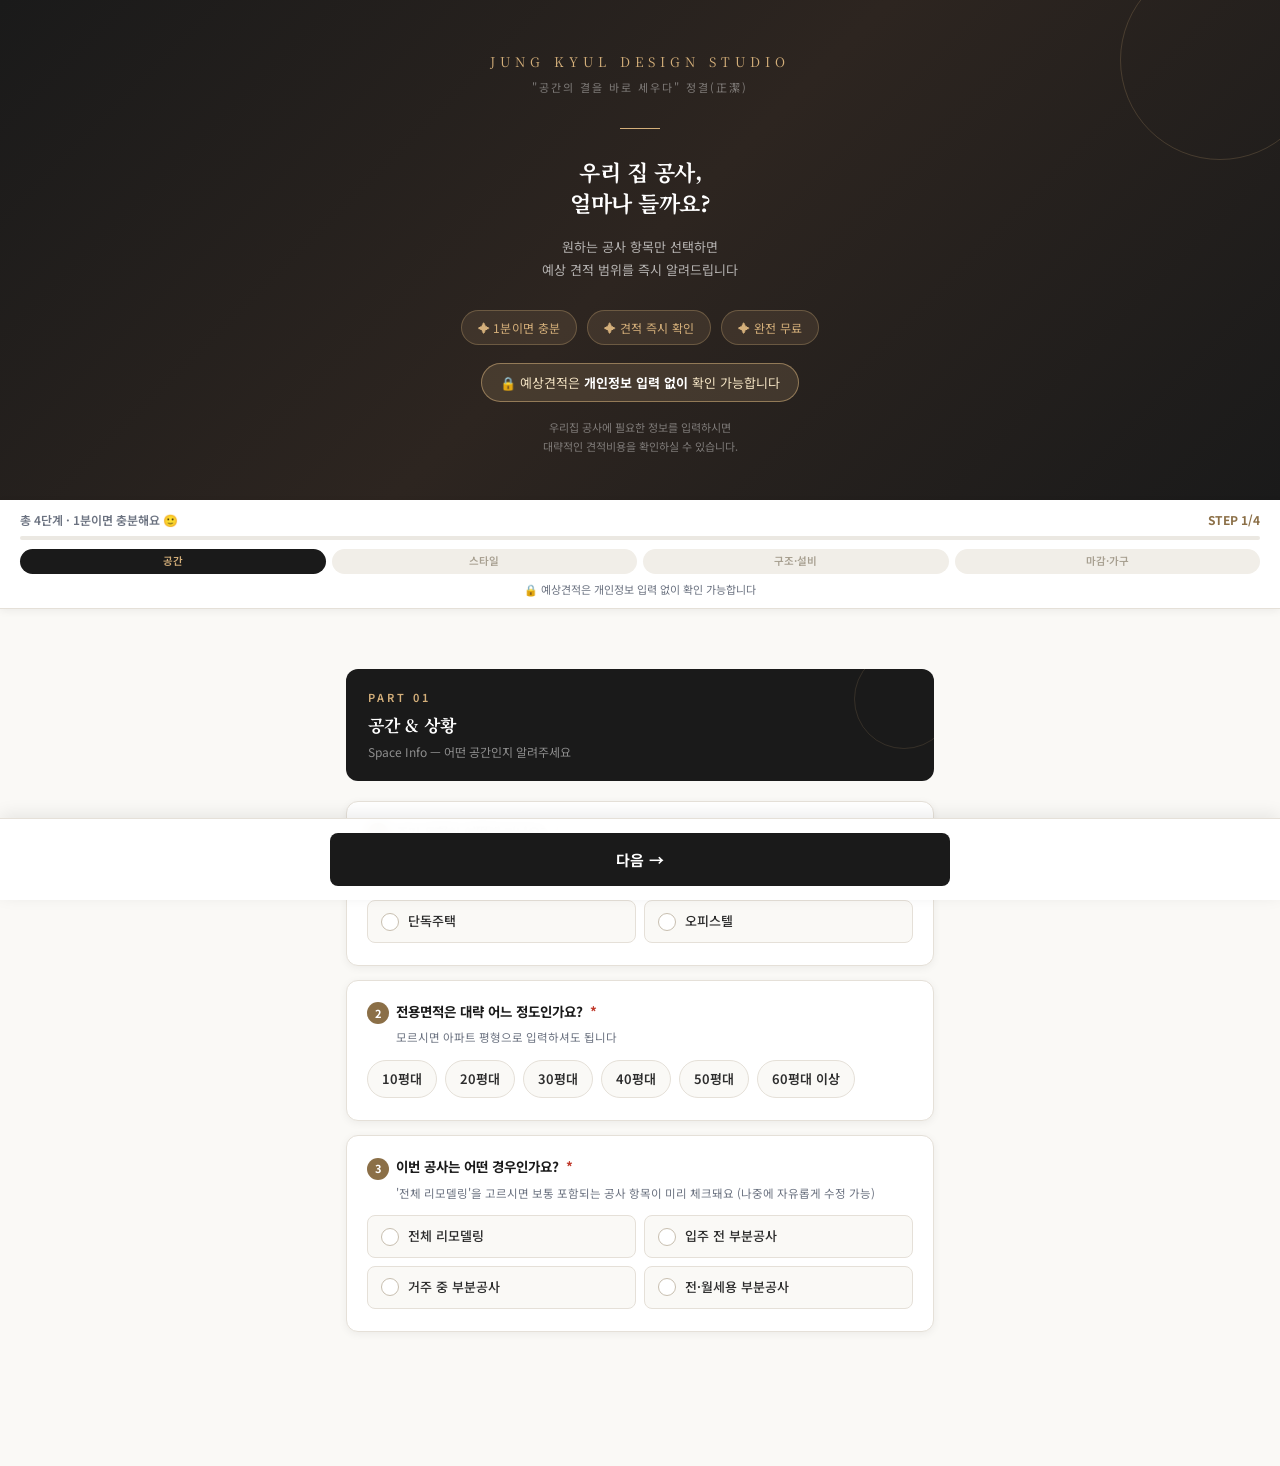
<file: survey-public.html>
<!DOCTYPE html>
<html lang="ko">
<head>
<meta charset="UTF-8">
<meta name="viewport" content="width=device-width, initial-scale=1.0, maximum-scale=1.0">
<title>나의 인테리어 스타일 진단 | 정결 Design Studio</title>
<link rel="preconnect" href="https://fonts.googleapis.com">
<link rel="preconnect" href="https://fonts.gstatic.com" crossorigin>
<link href="https://fonts.googleapis.com/css2?family=Noto+Sans+KR:wght@300;400;500;600;700;800&family=Noto+Serif+KR:wght@400;600;700&display=swap" rel="stylesheet">
<style>
:root {
  --jk-black: #1a1a1a;
  --jk-dark: #2d2d2d;
  --jk-gray: #6b7280;
  --jk-light: #f5f4f0;
  --jk-border: #e5e0d8;
  --jk-accent: #8b6f47;
  --jk-accent2: #c4a882;
  --jk-gold: #d4af7a;
  --jk-bg: #faf9f6;
  --jk-white: #ffffff;
  --jk-green: #4a7c59;
  --jk-red: #c0392b;
  --radius: 12px;
  --radius-sm: 8px;
  --shadow: 0 4px 24px rgba(0,0,0,.08);
  --shadow-sm: 0 2px 8px rgba(0,0,0,.06);
}
*, *::before, *::after { box-sizing: border-box; margin: 0; padding: 0; }
html { scroll-behavior: smooth; }
body {
  font-family: 'Noto Sans KR', sans-serif;
  background: var(--jk-bg);
  color: var(--jk-black);
  font-size: 15px;
  line-height: 1.6;
  -webkit-font-smoothing: antialiased;
}

/* 헤더 커버 */
.survey-cover {
  background: var(--jk-black);
  color: #fff;
  padding: 52px 24px 44px;
  text-align: center;
  position: relative;
  overflow: hidden;
}
.survey-cover::before {
  content: '';
  position: absolute; inset: 0;
  background: linear-gradient(135deg, #1a1a1a 0%, #2d2520 50%, #1a1a1a 100%);
}
.survey-cover::after {
  content: '';
  position: absolute;
  top: -40px; right: -40px;
  width: 200px; height: 200px;
  border: 1px solid rgba(212,175,122,.2);
  border-radius: 50%;
}
.cover-inner { position: relative; z-index: 1; max-width: 540px; margin: 0 auto; }
.brand-logo {
  font-family: 'Noto Serif KR', serif;
  font-size: 13px; letter-spacing: 5px;
  color: var(--jk-gold); margin-bottom: 6px;
  text-transform: uppercase;
}
.brand-subtitle {
  font-size: 11px; color: rgba(255,255,255,.4);
  letter-spacing: 2px; margin-bottom: 32px;
}
.cover-divider {
  width: 40px; height: 1px;
  background: var(--jk-gold);
  margin: 0 auto 28px;
}
.cover-title {
  font-family: 'Noto Serif KR', serif;
  font-size: 22px; font-weight: 700;
  line-height: 1.4; margin-bottom: 16px;
  letter-spacing: -0.5px;
}
.cover-desc {
  font-size: 13px; color: rgba(255,255,255,.65);
  line-height: 1.8; margin-bottom: 28px;
}
.cover-badges {
  display: flex; gap: 10px; justify-content: center; flex-wrap: wrap;
}
.cover-badge {
  display: inline-block;
  background: rgba(212,175,122,.12);
  border: 1px solid rgba(212,175,122,.3);
  border-radius: 99px;
  padding: 7px 16px;
  font-size: 12px; color: var(--jk-gold);
  letter-spacing: 0.3px;
}

/* 진행 바 */
.progress-bar-wrap {
  position: sticky; top: 0; z-index: 100;
  background: var(--jk-white);
  border-bottom: 1px solid var(--jk-border);
  padding: 10px 20px;
  box-shadow: 0 2px 8px rgba(0,0,0,.06);
}
.progress-info {
  display: flex; justify-content: space-between; align-items: center;
  margin-bottom: 7px;
}
.progress-label { font-size: 12px; font-weight: 600; color: var(--jk-gray); }
.progress-pct { font-size: 12px; font-weight: 700; color: var(--jk-accent); }
.progress-bar {
  height: 4px; background: #ebe8e2;
  border-radius: 99px; overflow: hidden;
}
.progress-fill {
  height: 100%; width: 0%;
  background: linear-gradient(90deg, var(--jk-accent), var(--jk-gold));
  border-radius: 99px; transition: width .4s ease;
}

/* 메인 레이아웃 */
.survey-main {
  max-width: 620px; margin: 0 auto;
  padding: 24px 16px 120px;
}

/* 파트 헤더 */
.part-header {
  margin: 36px 0 20px;
  padding: 20px 22px;
  background: var(--jk-black);
  border-radius: var(--radius);
  color: #fff;
  position: relative; overflow: hidden;
}
.part-header::after {
  content: '';
  position: absolute; right: -20px; top: -20px;
  width: 100px; height: 100px;
  border: 1px solid rgba(212,175,122,.15);
  border-radius: 50%;
}
.part-num {
  font-size: 11px; letter-spacing: 3px;
  color: var(--jk-gold); font-weight: 600;
  margin-bottom: 6px; text-transform: uppercase;
}
.part-title {
  font-family: 'Noto Serif KR', serif;
  font-size: 17px; font-weight: 700;
  line-height: 1.4; color: #fff;
}
.part-subtitle {
  font-size: 12px; color: rgba(255,255,255,.5);
  margin-top: 5px;
}

/* 질문 카드 */
.q-card {
  background: var(--jk-white);
  border-radius: var(--radius);
  border: 1px solid var(--jk-border);
  padding: 20px 20px 22px;
  margin-bottom: 14px;
  box-shadow: var(--shadow-sm);
  transition: box-shadow .2s;
}
.q-card:focus-within { box-shadow: 0 4px 16px rgba(139,111,71,.15); border-color: var(--jk-accent2); }
.q-label {
  font-size: 13.5px; font-weight: 700;
  color: var(--jk-black); line-height: 1.55;
  margin-bottom: 4px;
}
.q-num {
  display: inline-flex; align-items: center; justify-content: center;
  width: 22px; height: 22px;
  background: var(--jk-accent); color: #fff;
  border-radius: 50%; font-size: 11px; font-weight: 700;
  margin-right: 7px; flex-shrink: 0; vertical-align: middle;
}
.q-hint {
  font-size: 11.5px; color: var(--jk-gray);
  margin-bottom: 13px; padding-left: 29px;
  line-height: 1.6;
}
.q-required { color: #c0392b; margin-left: 3px; }

/* 입력 필드 */
.q-input, .q-textarea {
  width: 100%; padding: 11px 14px;
  border: 1.5px solid var(--jk-border);
  border-radius: var(--radius-sm);
  font: 14px 'Noto Sans KR', sans-serif;
  color: var(--jk-black);
  background: var(--jk-bg);
  transition: border .15s, box-shadow .15s;
  -webkit-appearance: none;
}
.q-input:focus, .q-textarea:focus {
  outline: none;
  border-color: var(--jk-accent);
  background: #fff;
  box-shadow: 0 0 0 3px rgba(139,111,71,.1);
}
.q-textarea { resize: vertical; min-height: 70px; line-height: 1.7; }
.q-grid-2 { display: grid; grid-template-columns: 1fr 1fr; gap: 10px; }
.q-input-label { font-size: 11.5px; font-weight: 700; color: var(--jk-gray); margin-bottom: 5px; }

/* 옵션 */
.options-grid {
  display: grid; gap: 8px;
  grid-template-columns: repeat(auto-fill, minmax(130px, 1fr));
}
.options-grid.col2 { grid-template-columns: 1fr 1fr; }
.options-grid.col1 { grid-template-columns: 1fr; }
.opt-item { position: relative; cursor: pointer; }
.opt-item input { position: absolute; opacity: 0; width: 0; height: 0; }
.opt-box {
  display: flex; align-items: center; gap: 9px;
  padding: 10px 13px;
  border: 1.5px solid var(--jk-border);
  border-radius: var(--radius-sm);
  background: var(--jk-bg);
  font-size: 13px; font-weight: 500; color: var(--jk-dark);
  transition: .15s; user-select: none;
}
.opt-box .opt-check {
  width: 18px; height: 18px; border-radius: 4px;
  border: 1.5px solid #c8bfb0;
  background: #fff; flex-shrink: 0;
  display: flex; align-items: center; justify-content: center;
  transition: .15s;
}
.opt-item.radio .opt-box .opt-check { border-radius: 50%; }
.opt-item input:checked ~ .opt-box {
  border-color: var(--jk-accent);
  background: #fdf8f2;
  color: var(--jk-accent);
}
.opt-item input:checked ~ .opt-box .opt-check {
  background: var(--jk-accent);
  border-color: var(--jk-accent);
}
.opt-item input:checked ~ .opt-box .opt-check::after {
  content: '';
  width: 6px; height: 10px;
  border: 2px solid #fff;
  border-top: none; border-left: none;
  transform: rotate(45deg) translate(-1px,-1px);
  display: block;
}
.opt-item.radio input:checked ~ .opt-box .opt-check::after {
  width: 7px; height: 7px;
  background: #fff; border: none;
  border-radius: 50%; transform: none;
}

/* 예산 칩 */
.budget-chips {
  display: flex; flex-wrap: wrap; gap: 8px; margin-top: 4px;
}
.budget-chip {
  padding: 8px 14px;
  border: 1.5px solid var(--jk-border);
  border-radius: 99px; font-size: 13px; font-weight: 600;
  background: var(--jk-bg); color: var(--jk-dark);
  cursor: pointer; transition: .15s; user-select: none;
}
.budget-chip.selected {
  background: var(--jk-accent); color: #fff; border-color: var(--jk-accent);
}

/* 고객 정보 카드 */
.client-info-card {
  background: var(--jk-white);
  border-radius: var(--radius);
  border: 1.5px solid var(--jk-gold);
  padding: 20px;
  margin-bottom: 20px;
  box-shadow: 0 2px 12px rgba(212,175,122,.15);
}
.ci-title {
  font-size: 13px; font-weight: 800;
  color: var(--jk-accent); margin-bottom: 14px;
  display: flex; align-items: center; gap: 7px;
}

.section-intro {
  font-size: 12px; color: var(--jk-gray);
  background: #f7f4ef; border-left: 3px solid var(--jk-gold);
  border-radius: 0 var(--radius-sm) var(--radius-sm) 0;
  padding: 10px 14px; margin-bottom: 14px;
  line-height: 1.7;
}

/* 제출 버튼 */
.submit-area {
  position: fixed; bottom: 0; left: 0; right: 0;
  background: rgba(255,255,255,.96);
  backdrop-filter: blur(8px);
  border-top: 1px solid var(--jk-border);
  padding: 14px 20px;
  z-index: 200;
  box-shadow: 0 -4px 16px rgba(0,0,0,.08);
}
.submit-inner { max-width: 620px; margin: 0 auto; }
.btn-submit {
  width: 100%; padding: 16px;
  background: var(--jk-black);
  color: #fff;
  border: none; border-radius: var(--radius-sm);
  font: 700 15px 'Noto Sans KR', sans-serif;
  cursor: pointer; transition: .2s;
  display: flex; align-items: center; justify-content: center; gap: 9px;
  letter-spacing: 0.5px;
}
.btn-submit:hover { background: var(--jk-dark); transform: translateY(-1px); }
.btn-submit:active { transform: translateY(0); }
.btn-submit:disabled { background: #aaa; cursor: not-allowed; transform: none; }

/* 로딩 */
#loading-overlay {
  display: none;
  position: fixed; inset: 0;
  background: rgba(26,26,26,.85);
  z-index: 1000;
  flex-direction: column;
  align-items: center; justify-content: center;
  color: #fff;
}
#loading-overlay.show { display: flex; }
.loading-spinner {
  width: 44px; height: 44px;
  border: 3px solid rgba(212,175,122,.3);
  border-top-color: var(--jk-gold);
  border-radius: 50%;
  animation: spin .8s linear infinite;
  margin-bottom: 16px;
}
@keyframes spin { to { transform: rotate(360deg); } }
.loading-text { font-size: 14px; color: rgba(255,255,255,.8); letter-spacing: 1px; }

/* 토스트 */
#toast {
  position: fixed; bottom: 90px; left: 50%; transform: translateX(-50%);
  background: var(--jk-red); color: #fff;
  padding: 12px 22px; border-radius: 8px;
  font-size: 13.5px; font-weight: 600;
  box-shadow: 0 4px 16px rgba(0,0,0,.2);
  z-index: 500; display: none; white-space: nowrap;
}

/* ── 결과 화면 ── */
#result-screen {
  display: none;
  max-width: 620px; margin: 0 auto;
  padding: 32px 16px 100px;
}
.result-cover {
  background: var(--jk-black);
  border-radius: var(--radius);
  padding: 36px 24px 32px;
  text-align: center;
  color: #fff;
  margin-bottom: 20px;
  position: relative; overflow: hidden;
  min-height: 220px;
  display: flex; align-items: center; justify-content: center;
}
.result-cover-bg {
  position: absolute; inset: 0;
  background-size: cover;
  background-position: center;
  background-repeat: no-repeat;
  transition: opacity .5s ease;
}
.result-cover::before {
  content: '';
  position: absolute; inset: 0;
  background: linear-gradient(180deg,
    rgba(0,0,0,.45) 0%,
    rgba(0,0,0,.62) 50%,
    rgba(0,0,0,.75) 100%);
  z-index: 1;
}
.result-cover-inner { position: relative; z-index: 2; width: 100%; }
.result-icon {
  width: 64px; height: 64px;
  background: rgba(212,175,122,.15);
  border: 1px solid rgba(212,175,122,.4);
  border-radius: 50%;
  display: flex; align-items: center; justify-content: center;
  margin: 0 auto 16px;
  font-size: 26px; color: var(--jk-gold);
}
.result-label {
  font-size: 11px; letter-spacing: 4px;
  color: var(--jk-gold); margin-bottom: 8px;
  text-transform: uppercase; font-weight: 600;
}
.result-style-name {
  font-family: 'Noto Serif KR', serif;
  font-size: 26px; font-weight: 700;
  color: #fff; margin-bottom: 8px;
  line-height: 1.3;
}
.result-style-sub {
  font-size: 13px; color: rgba(255,255,255,.6);
  line-height: 1.7;
}

.result-card {
  background: var(--jk-white);
  border-radius: var(--radius);
  border: 1px solid var(--jk-border);
  padding: 20px 22px;
  margin-bottom: 14px;
  box-shadow: var(--shadow-sm);
}
.result-card-title {
  font-size: 12px; font-weight: 700;
  color: var(--jk-accent); letter-spacing: 2px;
  text-transform: uppercase; margin-bottom: 14px;
  display: flex; align-items: center; gap: 8px;
}
.result-card-title::after {
  content: ''; flex: 1; height: 1px; background: var(--jk-border);
}

/* 견적 표시 */
.estimate-range {
  text-align: center; padding: 16px 0;
}
.estimate-label { font-size: 12px; color: var(--jk-gray); margin-bottom: 4px; }
.estimate-value {
  font-family: 'Noto Serif KR', serif;
  font-size: 32px; font-weight: 700;
  color: var(--jk-black);
}
.estimate-note { font-size: 11px; color: var(--jk-gray); margin-top: 6px; }

/* 특징 태그 */
.trait-list { display: flex; flex-wrap: wrap; gap: 8px; }
.trait-tag {
  padding: 6px 14px;
  background: #f7f4ef;
  border: 1px solid var(--jk-border);
  border-radius: 99px;
  font-size: 12px; font-weight: 600;
  color: var(--jk-accent);
}

/* 추천 자재 */
.material-list { display: flex; flex-direction: column; gap: 10px; }
.material-item {
  display: flex; align-items: flex-start; gap: 12px;
  padding: 12px 14px;
  background: var(--jk-bg);
  border-radius: var(--radius-sm);
  border: 1px solid var(--jk-border);
}
.material-icon {
  width: 36px; height: 36px; flex-shrink: 0;
  background: var(--jk-black);
  border-radius: 8px;
  display: flex; align-items: center; justify-content: center;
  font-size: 16px;
}
.material-name { font-size: 13px; font-weight: 700; color: var(--jk-black); margin-bottom: 2px; }
.material-desc { font-size: 11.5px; color: var(--jk-gray); line-height: 1.5; }

/* 상담 유도 카드 */
.cta-card {
  background: var(--jk-black);
  border-radius: var(--radius);
  padding: 24px;
  text-align: center;
  color: #fff;
  margin-bottom: 14px;
  position: relative; overflow: hidden;
}
.cta-card::before {
  content: '';
  position: absolute; inset: 0;
  background: linear-gradient(135deg, #1a1a1a 0%, #2d2520 100%);
}
.cta-inner { position: relative; z-index: 1; }
.cta-title {
  font-family: 'Noto Serif KR', serif;
  font-size: 18px; font-weight: 700;
  margin-bottom: 10px;
}
.cta-desc {
  font-size: 13px; color: rgba(255,255,255,.65);
  line-height: 1.8; margin-bottom: 20px;
}
.cta-name {
  display: inline-block;
  background: rgba(212,175,122,.15);
  border: 1px solid rgba(212,175,122,.4);
  border-radius: 99px;
  padding: 5px 16px;
  font-size: 12px; color: var(--jk-gold);
  margin-bottom: 18px; letter-spacing: 1px;
}
.btn-cta {
  display: block; width: 100%;
  padding: 15px;
  background: var(--jk-gold);
  color: var(--jk-black);
  border: none; border-radius: var(--radius-sm);
  font: 700 14px 'Noto Sans KR', sans-serif;
  cursor: pointer; letter-spacing: 0.5px;
  text-decoration: none; text-align: center;
  transition: .2s;
}
.btn-cta:hover { opacity: .9; }
/* 전화 상담 버튼 — 어두운 카드 위에서 잘 보이도록 흰색 바탕 */
.btn-call {
  display: block; width: 100%; box-sizing: border-box;
  margin-top: 10px; padding: 15px;
  background: #fff; color: var(--jk-black) !important;
  border: none; border-radius: var(--radius-sm);
  font: 700 14px 'Noto Sans KR', sans-serif;
  letter-spacing: 0.5px; text-decoration: none !important; text-align: center;
  transition: .2s;
}
.btn-call:hover { opacity: .9; }

.scope-group {
  background: var(--jk-bg);
  border: 1px solid var(--jk-border);
  border-radius: var(--radius-sm);
  padding: 12px 14px;
}
.scope-group-title {
  font-size: 13px; font-weight: 700;
  color: var(--jk-black);
  margin-bottom: 10px;
  display: flex; align-items: center; gap: 8px;
}
.scope-unit {
  font-size: 11px; font-weight: 400;
  color: var(--jk-gray);
}
.opt-price {
  font-size: 10px;
  color: var(--jk-accent);
  font-weight: 600;
  margin-left: auto;
  white-space: nowrap;
}
.opt-box { justify-content: flex-start; }
.opt-price { display: none; }
.result-footer {
  text-align: center; padding: 16px 0;
  font-size: 11px; color: var(--jk-gray);
  letter-spacing: 2px;
}

/* ── 단계(마법사) UI ── */
.wiz-step { display: none; }
.wiz-step.active { display: block; }
.privacy-line { font-size: 11px; color: var(--jk-gray); text-align: center; margin-top: 7px; }
.step-dots { display: flex; gap: 6px; margin: 9px 0 0; }
.step-dot { flex: 1; font-size: 10.5px; text-align: center; padding: 4px 2px; border-radius: 99px;
  background: #f1eee8; color: #a79f90; font-weight: 600; white-space: nowrap; overflow: hidden; text-overflow: ellipsis; transition: .25s; }
.step-dot.done { background: #e9dfcc; color: var(--jk-accent); }
.step-dot.on   { background: var(--jk-black); color: var(--jk-gold); }
.wiz-nav { display: flex; gap: 10px; }
.wiz-nav .btn-submit { flex: 1; }
.btn-prev { flex: 0 0 92px; padding: 16px 0; background: #fff; border: 1.5px solid var(--jk-border);
  border-radius: var(--radius-sm); font: 700 14px 'Noto Sans KR', sans-serif; color: var(--jk-gray); cursor: pointer; }
.btn-prev:hover { background: #faf8f4; }
.cover-privacy { display: inline-block; margin-top: 18px; padding: 9px 18px; border-radius: 99px;
  background: rgba(212,175,122,.16); border: 1px solid rgba(212,175,122,.55); color: #f3e3c3; font-size: 13px; line-height: 1.5; }
.cover-privacy b { color: #fff; }
.auto-note { display: none; margin: 0 0 14px; padding: 10px 14px; background: #fbf6ec; border: 1px dashed var(--jk-gold);
  border-radius: 10px; font-size: 12px; line-height: 1.7; color: #6b5a3a; }
.auto-note.show { display: block; }

/* 모바일 */
@media(max-width: 480px) {
  .survey-cover { padding: 44px 20px 36px; }
  .cover-title { font-size: 19px; }
  .part-title { font-size: 15px; }
  .q-label { font-size: 13px; }
  .options-grid { grid-template-columns: 1fr 1fr; }
  .result-style-name { font-size: 22px; }
  .estimate-value { font-size: 26px; }
}
</style>
</head>
<body>

<div id="loading-overlay">
  <div class="loading-spinner"></div>
  <div class="loading-text" id="loading-text">분석 중입니다…</div>
</div>

<div id="toast"></div>

<!-- ════ 커버 ════ -->
<div class="survey-cover" id="survey-cover">
  <div class="cover-inner">
    <div class="brand-logo">JUNG KYUL DESIGN STUDIO</div>
    <div class="brand-subtitle">"공간의 결을 바로 세우다" 정결(正潔)</div>
    <div class="cover-divider"></div>
    <div class="cover-title">우리 집 공사,<br>얼마나 들까요?</div>
    <p class="cover-desc">
      원하는 공사 항목만 선택하면<br>
      예상 견적 범위를 즉시 알려드립니다
    </p>
    <div class="cover-badges">
      <span class="cover-badge">✦ 1분이면 충분</span>
      <span class="cover-badge">✦ 견적 즉시 확인</span>
      <span class="cover-badge">✦ 완전 무료</span>
    </div>
    <div class="cover-privacy">🔒 예상견적은 <b>개인정보 입력 없이</b> 확인 가능합니다</div>
    <p style="margin-top:16px;font-size:11px;color:rgba(255,255,255,.4);line-height:1.7;">
      우리집 공사에 필요한 정보를 입력하시면<br>대략적인 견적비용을 확인하실 수 있습니다.
    </p>
  </div>
</div>

<!-- ════ 진행 바 ════ -->
<div class="progress-bar-wrap">
  <div class="progress-info">
    <span class="progress-label" id="progress-label">총 4단계 · 1분이면 충분해요 🙂</span>
    <span class="progress-pct" id="progress-pct">STEP 1/4</span>
  </div>
  <div class="progress-bar">
    <div class="progress-fill" id="progress-fill"></div>
  </div>
  <div class="step-dots" id="step-dots">
    <span class="step-dot on">공간</span><span class="step-dot">스타일</span><span class="step-dot">구조·설비</span><span class="step-dot">마감·가구</span>
  </div>
  <div class="privacy-line">🔒 예상견적은 개인정보 입력 없이 확인 가능합니다</div>
</div>

<!-- ════ 설문 ════ -->
<main class="survey-main" id="survey-form-wrap">

  <div class="wiz-step active" data-step="1">

  <!-- PART 01 -->
  <div class="part-header">
    <div class="part-num">PART 01</div>
    <div class="part-title">공간 & 상황</div>
    <div class="part-subtitle">Space Info — 어떤 공간인지 알려주세요</div>
  </div>

  <!-- Q1 주거유형 -->
  <div class="q-card" data-q="1">
    <div class="q-label"><span class="q-num">1</span>주거 유형이 어떻게 되나요? <span class="q-required">*</span></div>
    <div class="options-grid col2">
      <label class="opt-item radio"><input type="radio" name="aptType" value="아파트"><span class="opt-box"><span class="opt-check"></span>아파트</span></label>
      <label class="opt-item radio"><input type="radio" name="aptType" value="빌라/다세대"><span class="opt-box"><span class="opt-check"></span>빌라/다세대</span></label>
      <label class="opt-item radio"><input type="radio" name="aptType" value="단독주택"><span class="opt-box"><span class="opt-check"></span>단독주택</span></label>
      <label class="opt-item radio"><input type="radio" name="aptType" value="오피스텔"><span class="opt-box"><span class="opt-check"></span>오피스텔</span></label>
    </div>
  </div>

  <!-- Q2 평수 -->
  <div class="q-card" data-q="2">
    <div class="q-label"><span class="q-num">2</span>전용면적은 대략 어느 정도인가요? <span class="q-required">*</span></div>
    <div class="q-hint">모르시면 아파트 평형으로 입력하셔도 됩니다</div>
    <div class="budget-chips" id="size-chips">
      <div class="budget-chip" data-val="10평대 (33㎡ 미만)" onclick="selectChip(this,'size')">10평대</div>
      <div class="budget-chip" data-val="20평대 (33~66㎡)" onclick="selectChip(this,'size')">20평대</div>
      <div class="budget-chip" data-val="30평대 (66~99㎡)" onclick="selectChip(this,'size')">30평대</div>
      <div class="budget-chip" data-val="40평대 (132~165㎡)" onclick="selectChip(this,'size')">40평대</div>
                <div class="budget-chip" data-val="50평대 (165~198㎡)" onclick="selectChip(this,'size')">50평대</div>
                <div class="budget-chip" data-val="60평대 이상 (198㎡~)" onclick="selectChip(this,'size')">60평대 이상</div>
    </div>
    <input type="hidden" id="siteSize">
  </div>

  <!-- Q3 목적 -->
  <div class="q-card" data-q="3">
    <div class="q-label"><span class="q-num">3</span>이번 공사는 어떤 경우인가요? <span class="q-required">*</span></div>
    <div class="q-hint">'전체 리모델링'을 고르시면 보통 포함되는 공사 항목이 미리 체크돼요 (나중에 자유롭게 수정 가능)</div>
    <div class="options-grid col2" id="q-purpose">
      <label class="opt-item radio"><input type="radio" name="purpose" value="전체리모델링"><span class="opt-box"><span class="opt-check"></span>전체 리모델링</span></label>
      <label class="opt-item radio"><input type="radio" name="purpose" value="입주전부분공사"><span class="opt-box"><span class="opt-check"></span>입주 전 부분공사</span></label>
      <label class="opt-item radio"><input type="radio" name="purpose" value="거주중부분공사"><span class="opt-box"><span class="opt-check"></span>거주 중 부분공사</span></label>
      <label class="opt-item radio"><input type="radio" name="purpose" value="전월세용부분공사"><span class="opt-box"><span class="opt-check"></span>전·월세용 부분공사</span></label>
    </div>
    <div class="auto-note" id="auto-note-1" style="margin:14px 0 0">✅ 전체 리모델링에 보통 포함되는 공사 항목을 <b>3·4단계에 미리 체크</b>해 두었어요. 필요 없는 항목은 체크를 해제해 주세요.</div>
  </div>

  </div><!-- /step1 -->

  <div class="wiz-step" data-step="2">

  <!-- PART 02 -->
  <div class="part-header">
    <div class="part-num">PART 02</div>
    <div class="part-title">스타일 취향</div>
    <div class="part-subtitle">Style Preference — 원하는 공간의 분위기를 알려주세요</div>
  </div>

  <!-- Q4 인테리어 스타일 -->
  <div class="q-card" data-q="4">
    <div class="q-label"><span class="q-num">4</span>원하는 인테리어 스타일은 무엇인가요? <span class="q-required">*</span></div>
    <div class="q-hint">가장 원하는 스타일 하나를 선택해 주세요</div>
    <div class="options-grid col2">
      <label class="opt-item radio"><input type="radio" name="style" value="심플/미니멀"><span class="opt-box"><span class="opt-check"></span>심플 / 미니멀</span></label>
      <label class="opt-item radio"><input type="radio" name="style" value="모던/그레이"><span class="opt-box"><span class="opt-check"></span>모던 / 그레이</span></label>
      <label class="opt-item radio"><input type="radio" name="style" value="내추럴/우드"><span class="opt-box"><span class="opt-check"></span>내추럴 / 우드</span></label>
      <label class="opt-item radio"><input type="radio" name="style" value="젠스타일"><span class="opt-box"><span class="opt-check"></span>젠스타일</span></label>
      <label class="opt-item radio"><input type="radio" name="style" value="웨인스코팅/클래식"><span class="opt-box"><span class="opt-check"></span>웨인스코팅 / 클래식</span></label>
    </div>
  </div>

  <!-- Q5 색상 -->
  <div class="q-card" data-q="5">
    <div class="q-label"><span class="q-num">5</span>선호하는 색상 계열은? <span class="q-required">*</span></div>
    <div class="options-grid col2">
      <label class="opt-item radio"><input type="radio" name="colorPrefer" value="화이트/아이보리 계열"><span class="opt-box"><span class="opt-check"></span>화이트/아이보리</span></label>
      <label class="opt-item radio"><input type="radio" name="colorPrefer" value="그레이/무채색 계열"><span class="opt-box"><span class="opt-check"></span>그레이/무채색</span></label>
      <label class="opt-item radio"><input type="radio" name="colorPrefer" value="베이지/웜톤 계열"><span class="opt-box"><span class="opt-check"></span>베이지/웜톤</span></label>
      <label class="opt-item radio"><input type="radio" name="colorPrefer" value="다크/블랙 계열"><span class="opt-box"><span class="opt-check"></span>다크/블랙</span></label>
      <label class="opt-item radio"><input type="radio" name="colorPrefer" value="내추럴 우드톤"><span class="opt-box"><span class="opt-check"></span>내추럴 우드톤</span></label>
      <label class="opt-item radio"><input type="radio" name="colorPrefer" value="포인트 컬러 활용"><span class="opt-box"><span class="opt-check"></span>포인트 컬러</span></label>
    </div>
  </div>

  </div><!-- /step2 -->

  <div class="wiz-step" data-step="3">

  <!-- PART 03 -->
  <div class="part-header">
    <div class="part-num">PART 03</div>
    <div class="part-title">공사 범위 ① 구조 · 설비</div>
    <div class="part-subtitle">Scope — 원하시는 공사 항목을 선택해 주세요</div>
  </div>
  <div class="auto-note" id="auto-note-3">✅ <b>전체 리모델링</b> 기준으로 기본 항목이 미리 체크되어 있어요. 필요 없는 항목은 체크를 해제하고, 더 하고 싶은 항목은 체크해 주세요.</div>

  <!-- Q6 공사항목 -->
  <div class="q-card" data-q="6">
    <div class="q-label"><span class="q-num">6</span>구조·설비 공사 항목을 선택해 주세요</div>
    <div class="q-hint">항목을 선택하면 예상 견적에 자동 반영됩니다 · 복수 선택 가능</div>

    <div id="scope-groups" style="display:flex;flex-direction:column;gap:10px;">

      <!-- 공조 (최상단) -->
      <div class="scope-group">
        <div class="scope-group-title">공조 (에어컨)</div>
        <div class="options-grid col2">
          <label class="opt-item"><input type="checkbox" name="scopeItem" value="공조_에어컨 이전설치" data-val="0"><span class="opt-box"><span class="opt-check"></span>에어컨 이전설치</span></label>
          <label class="opt-item"><input type="checkbox" name="scopeItem" value="공조_신규/2IN1 별도구매" data-val="0"><span class="opt-box"><span class="opt-check"></span>신규 / 2IN1 별도구매</span></label>
          <label class="opt-item"><input type="checkbox" name="scopeItem" value="공조_시스템에어컨" data-val="tbl:시스템에어컨"><span class="opt-box"><span class="opt-check"></span>시스템에어컨</span></label>
        </div>
      </div>

      <!-- 샷시 (최상단) -->
      <div class="scope-group">
        <div class="scope-group-title">샷시 (창호)</div>
        <div class="options-grid col2">
          <label class="opt-item"><input type="checkbox" name="scopeItem" value="샷시_창호 전체교체" data-val="tbl:창호전체교체"><span class="opt-box"><span class="opt-check"></span>창호 전체교체</span></label>
          <label class="opt-item"><input type="checkbox" name="scopeItem" value="샷시_창호 일부만교체" data-val="0"><span class="opt-box"><span class="opt-check"></span>창호 일부만교체</span></label>
        </div>
      </div>

      <!-- 확장공사 -->
      <div class="scope-group">
        <div class="scope-group-title">확장공사 / 구조변경</div>
        <div class="options-grid col2">
          <label class="opt-item"><input type="checkbox" name="scopeItem" value="확장_거실" data-val="195.6"><span class="opt-box"><span class="opt-check"></span>거실 확장</span></label>
          <label class="opt-item"><input type="checkbox" name="scopeItem" value="확장_침실1" data-val="28.4"><span class="opt-box"><span class="opt-check"></span>침실 1개 추가</span></label>
          <label class="opt-item"><input type="checkbox" name="scopeItem" value="확장_침실2" data-val="56.7"><span class="opt-box"><span class="opt-check"></span>침실 2개 추가</span></label>
        </div>
      </div>

      <!-- 난방공사 -->
      <div class="scope-group">
        <div class="scope-group-title">난방공사</div>
        <div class="options-grid col2">
          <label class="opt-item"><input type="checkbox" name="scopeItem" value="난방공사" data-val="sqm:28.26"><span class="opt-box"><span class="opt-check"></span>전체 난방공사</span></label>
        </div>
      </div>

      <!-- 목공사 -->
      <div class="scope-group">
        <div class="scope-group-title">목공사 (벽체·천장·단열)</div>
        <div class="options-grid col2">
          <label class="opt-item"><input type="checkbox" name="scopeItem" value="목공사" data-val="sqm:32.6"><span class="opt-box"><span class="opt-check"></span>벽체·천장·단열</span></label>
          <label class="opt-item"><input type="checkbox" name="scopeItem" value="목공사_문/문틀 교체" data-val="tbl:문문틀교체"><span class="opt-box"><span class="opt-check"></span>문 / 문틀 교체</span></label>
        </div>
      </div>

      <!-- 전기공사 -->
      <div class="scope-group">
        <div class="scope-group-title">전기공사</div>
        <div class="options-grid col2">
          <label class="opt-item"><input type="checkbox" name="scopeItem" value="전기_단순교체" data-val="sqm:3.78" data-group="전기"><span class="opt-box"><span class="opt-check"></span>조명기구 단순교체 <span class="opt-price">평당 4만</span></span></label>
          <label class="opt-item"><input type="checkbox" name="scopeItem" value="전기_신규배선" data-val="sqm:8.13" data-group="전기"><span class="opt-box"><span class="opt-check"></span>증설·이설 신규배선 <span class="opt-price">평당 8.6만</span></span></label>
        </div>
      </div>

      <!-- 욕실공사 -->
      <div class="scope-group">
        <div class="scope-group-title">욕실공사</div>
        <div class="options-grid col2">
          <label class="opt-item"><input type="checkbox" name="scopeItem" value="욕실_안방" data-val="543.4" data-group="욕실_안방"><span class="opt-box"><span class="opt-check"></span>안방욕실 전체 <span class="opt-price">575만</span></span></label>
          <label class="opt-item"><input type="checkbox" name="scopeItem" value="욕실_공용" data-val="543.4" data-group="욕실_공용"><span class="opt-box"><span class="opt-check"></span>공용욕실 전체 <span class="opt-price">575만</span></span></label>
          <label class="opt-item"><input type="checkbox" name="scopeItem" value="욕실_금구류1" data-val="94.5" data-group="욕실_안방"><span class="opt-box"><span class="opt-check"></span>수전·위생금구류만 (안방) <span class="opt-price">100만</span></span></label>
          <label class="opt-item"><input type="checkbox" name="scopeItem" value="욕실_금구류2" data-val="189" data-group="욕실_공용"><span class="opt-box"><span class="opt-check"></span>수전·위생금구류만 (공용) <span class="opt-price">200만</span></span></label>
        </div>
      </div>

    </div>
  </div>

  </div><!-- /step3 -->

  <div class="wiz-step" data-step="4">

  <div class="part-header">
    <div class="part-num">PART 04</div>
    <div class="part-title">공사 범위 ② 마감 · 가구</div>
    <div class="part-subtitle">Finish — 마감과 가구 공사를 선택해 주세요</div>
  </div>
  <div class="auto-note" id="auto-note-4">✅ <b>전체 리모델링</b> 기준으로 기본 항목이 미리 체크되어 있어요. 필요 없는 항목은 체크를 해제해 주세요.</div>

  <div class="q-card" data-q="6b">
    <div class="q-label"><span class="q-num">7</span>마감·가구 공사 항목을 선택해 주세요 <span class="q-required">*</span></div>
    <div class="q-hint">항목을 선택하면 예상 견적에 자동 반영됩니다 · 복수 선택 가능 · 모르시면 넘어가셔도 돼요</div>

    <div id="scope-groups-2" style="display:flex;flex-direction:column;gap:10px;">

      <!-- 타일공사 -->
      <div class="scope-group">
        <div class="scope-group-title">타일공사</div>
        <div class="options-grid col2">
          <label class="opt-item"><input type="checkbox" name="scopeItem" value="타일_현관" data-val="48.9"><span class="opt-box"><span class="opt-check"></span>현관 <span class="opt-price">51.8만</span></span></label>
          <label class="opt-item"><input type="checkbox" name="scopeItem" value="타일_베란다" data-val="80.3"><span class="opt-box"><span class="opt-check"></span>베란다 <span class="opt-price">85만</span></span></label>
          <label class="opt-item"><input type="checkbox" name="scopeItem" value="타일_세탁실" data-val="49.1"><span class="opt-box"><span class="opt-check"></span>세탁실 <span class="opt-price">52만</span></span></label>
        </div>
      </div>

      <!-- 도장공사 -->
      <div class="scope-group">
        <div class="scope-group-title">도장 (페인트)</div>
        <div class="options-grid col2">
          <label class="opt-item"><input type="checkbox" name="scopeItem" value="도장_전체" data-val="sqm:16.35"><span class="opt-box"><span class="opt-check"></span>거실·주방 전체 <span class="opt-price">평당 17.3만</span></span></label>
          <label class="opt-item"><input type="checkbox" name="scopeItem" value="도장_보조" data-val="81.6"><span class="opt-box"><span class="opt-check"></span>베란다·세탁실 보조공간 <span class="opt-price">86.3만</span></span></label>
        </div>
      </div>

      <!-- 필름리폼 -->
      <div class="scope-group">
        <div class="scope-group-title">필름리폼</div>
        <div class="options-grid col2">
          <label class="opt-item"><input type="checkbox" name="scopeItem" value="필름_문틀" data-val="126.6"><span class="opt-box"><span class="opt-check"></span>문·문틀·창호틀 <span class="opt-price">134만</span></span></label>
          <label class="opt-item"><input type="checkbox" name="scopeItem" value="필름_가구" data-val="170.1"><span class="opt-box"><span class="opt-check"></span>주방·수납가구 전체 <span class="opt-price">180만</span></span></label>
        </div>
      </div>

      <!-- 바닥공사 -->
      <div class="scope-group">
        <div class="scope-group-title">바닥공사</div>
        <div class="options-grid col2">
          <label class="opt-item"><input type="checkbox" name="scopeItem" value="바닥_장판" data-val="sqm:8.13" data-group="바닥"><span class="opt-box"><span class="opt-check"></span>장판 <span class="opt-price">평당 8.6만</span></span></label>
          <label class="opt-item"><input type="checkbox" name="scopeItem" value="바닥_강마루" data-val="sqm:16.35" data-group="바닥"><span class="opt-box"><span class="opt-check"></span>강마루 <span class="opt-price">평당 17.3만</span></span></label>
          <label class="opt-item"><input type="checkbox" name="scopeItem" value="바닥_원목마루" data-val="sqm:22.68" data-group="바닥"><span class="opt-box"><span class="opt-check"></span>원목마루 <span class="opt-price">평당 24만</span></span></label>
        </div>
      </div>

      <!-- 도배공사 -->
      <div class="scope-group">
        <div class="scope-group-title">도배공사</div>
        <div class="options-grid col2">
          <label class="opt-item"><input type="checkbox" name="scopeItem" value="도배_합지" data-val="sqm:8.69" data-group="도배"><span class="opt-box"><span class="opt-check"></span>합지 <span class="opt-price">평당 9.2만</span></span></label>
          <label class="opt-item"><input type="checkbox" name="scopeItem" value="도배_실크" data-val="sqm:13.04" data-group="도배"><span class="opt-box"><span class="opt-check"></span>실크 <span class="opt-price">평당 13.8만</span></span></label>
        </div>
      </div>

      <!-- 주방가구 -->
      <div class="scope-group">
        <div class="scope-group-title">주방가구</div>
        <div class="options-grid col2">
          <label class="opt-item"><input type="checkbox" name="scopeItem" value="주방_일자" data-val="689.9" data-group="주방"><span class="opt-box"><span class="opt-check"></span>일자형 <span class="opt-price">730만</span></span></label>
          <label class="opt-item"><input type="checkbox" name="scopeItem" value="주방_ㄱ자" data-val="869.4" data-group="주방"><span class="opt-box"><span class="opt-check"></span>ㄱ자형 <span class="opt-price">920만</span></span></label>
          <label class="opt-item"><input type="checkbox" name="scopeItem" value="주방_ㄷ자" data-val="1228.5" data-group="주방"><span class="opt-box"><span class="opt-check"></span>ㄷ자형 <span class="opt-price">1,300만</span></span></label>
          <label class="opt-item"><input type="checkbox" name="scopeItem" value="주방_아일랜드" data-val="1606.5" data-group="주방"><span class="opt-box"><span class="opt-check"></span>대면형 아일랜드 <span class="opt-price">1,700만</span></span></label>
        </div>
      </div>

      <!-- 수납가구 -->
      <div class="scope-group">
        <div class="scope-group-title">수납가구</div>
        <div class="options-grid col2">
          <label class="opt-item"><input type="checkbox" name="scopeItem" value="수납_현관장" data-val="189"><span class="opt-box"><span class="opt-check"></span>현관장 <span class="opt-price">200만</span></span></label>
          <label class="opt-item"><input type="checkbox" name="scopeItem" value="수납_붙박이장" data-val="217.4"><span class="opt-box"><span class="opt-check"></span>붙박이장 <span class="opt-price">230만</span></span></label>
          <label class="opt-item"><input type="checkbox" name="scopeItem" value="수납_기타" data-val="141.8"><span class="opt-box"><span class="opt-check"></span>기타 수납장 <span class="opt-price">150만</span></span></label>
        </div>
      </div>

      <!-- 준공청소 -->
      <div class="scope-group">
        <div class="scope-group-title">준공청소</div>
        <div class="options-grid col2">
          <label class="opt-item"><input type="checkbox" name="scopeItem" value="준공청소" data-val="sqm:1.61"><span class="opt-box"><span class="opt-check"></span>준공청소</span></label>
        </div>
      </div>

    </div>

    <!-- 실시간 합계 -->
    <div id="scope-total-box" style="display:none;margin-top:16px;padding:14px 16px;background:var(--jk-black);border-radius:10px;color:#fff;">
      <div style="font-size:11px;color:var(--jk-gold);letter-spacing:1px;margin-bottom:4px;">선택 항목 합계 (예상)</div>
      <div id="scope-total-value" style="font-family:'Noto Serif KR',serif;font-size:20px;font-weight:700;"></div>
      <div style="font-size:10px;color:rgba(255,255,255,.4);margin-top:3px;">※ 평수 선택 후 더 정확한 범위가 계산됩니다</div>
    </div>
  </div>

    <!-- Q7 메모 -->
  <div class="q-card" data-q="7">
    <div class="q-label"><span class="q-num">8</span>추가로 전달하고 싶은 내용이 있으신가요?</div>
    <div class="q-hint">원하시는 공간이나 특이사항을 자유롭게 적어주세요</div>
    <textarea class="q-textarea" id="priority1" placeholder="예: 욕실 두 곳 모두 교체하고 싶어요 / 오래된 아파트라 배선 교체가 필요할 것 같아요"></textarea>
  </div>

  <div class="section-intro">
    🔒 입력하신 내용은 <strong>예상견적 진단 목적</strong>으로만 사용되며, 이 단계에서는 이름·연락처를 받지 않습니다.
  </div>

  </div><!-- /step4 -->

</main>

<!-- ════ 제출 버튼 ════ -->
<div class="submit-area" id="submit-area">
  <div class="submit-inner wiz-nav">
    <button type="button" class="btn-prev" id="btn-prev" onclick="prevStep()" style="display:none">← 이전</button>
    <button type="button" class="btn-submit" id="btn-submit" onclick="nextStep()">다음 →</button>
  </div>
</div>

<!-- ════ 결과 화면 ════ -->
<div id="result-screen">
  <div class="result-cover" id="result-cover">
    <div class="result-cover-bg" id="result-cover-bg"></div>
    <div class="result-cover-inner">
      <div class="result-icon">✦</div>
      <div class="result-label">YOUR STYLE</div>
      <div class="result-style-name" id="res-style-name"></div>
      <div class="result-style-sub" id="res-style-sub">깔끔하고 기능적인 공간을 선호하는 당신</div>
    </div>
  </div>

  <div class="result-card">
    <div class="result-card-title">예상 견적 범위</div>
    <div class="estimate-range">
      <div class="estimate-label">선택하신 조건 기준 예상 공사비</div>
      <div class="estimate-value" id="res-estimate">3,500 ~ 4,800만원</div>
      <div class="estimate-note" id="res-estimate-note">* 현장 실측 후 정확한 견적 산출 가능 / 가전·가구 별도</div>
      <div style="margin-top:14px; padding:12px 14px; background:#f7f4ef; border-radius:8px; font-size:11.5px; color:var(--jk-gray); line-height:1.8; text-align:left;">
        대면 상담을 진행하지 않고 가견적을 받을 시 실제 견적과 차이가 날 수 있어요.<br>
        대면 상담 진행 시, 원하시는 조건에 따른 정확한 견적을 받아보실 수 있어요.
      </div>
    </div>
  </div>

  <div class="result-card">
    <div class="result-card-title">스타일 특징</div>
    <div class="trait-list" id="res-traits"></div>
  </div>

  <!-- 실사 이미지 섹션 -->
  <div class="result-card" id="res-photo-card" style="display:none">
    <div class="result-card-title">이런 공간을 만들어 드립니다</div>
    <!-- 탭 -->
    <div id="res-photo-tabs" style="display:flex;gap:6px;margin-bottom:12px;flex-wrap:wrap;"></div>
    <!-- 이미지 -->
    <div id="res-photos" style="position:relative;overflow:hidden;border-radius:8px;"></div>
  </div>

  <!-- ════ 상담 신청 (선택) ════ -->
  <div class="result-card" id="consult-card">
    <div class="result-card-title">상담 신청 <span style="font-size:12px;font-weight:400;color:var(--jk-gray);">(선택)</span></div>
    <div id="consult-form-wrap">
      <p style="font-size:12.5px;color:var(--jk-gray);line-height:1.8;margin:0 0 14px;">
        예상 견적을 확인하셨다면, 현장 조건에 맞는 정확한 견적을 상담받아 보세요.<br>
        아래 정보를 남겨 주시면 상황에 맞게 안내해 드립니다.
      </p>
      <div class="q-grid-2">
        <div>
          <div class="q-input-label">성함 <span class="q-required">*</span></div>
          <input class="q-input" id="clientName" placeholder="홍길동" autocomplete="name">
        </div>
        <div>
          <div class="q-input-label">연락처 <span class="q-required">*</span></div>
          <input class="q-input" id="clientPhone" type="tel" placeholder="010-0000-0000" autocomplete="tel">
        </div>
      </div>
      <div style="margin-top:10px;">
        <div class="q-input-label">공사 위치 (시·구 단위) <span class="q-required">*</span></div>
        <input class="q-input" id="siteAddress" placeholder="예: 서울 강남구 / 경기 성남시 분당구">
      </div>
      <div class="q-grid-2" style="margin-top:10px;">
        <div>
          <div class="q-input-label">공사 희망 시기 <span class="q-required">*</span></div>
          <select class="q-input" id="wantTiming">
            <option value="">선택해 주세요</option>
            <option value="1개월 이내">1개월 이내</option>
            <option value="1~3개월 이내">1~3개월 이내</option>
            <option value="3~6개월 이내">3~6개월 이내</option>
            <option value="6개월 이후">6개월 이후</option>
            <option value="아직 미정">아직 미정</option>
          </select>
        </div>
        <div>
          <div class="q-input-label">공사 예정 예산 <span class="q-required">*</span></div>
          <select class="q-input" id="wantBudget">
            <option value="">선택해 주세요</option>
            <option value="3천만원 미만">3천만원 미만</option>
            <option value="3천~5천만원">3천~5천만원</option>
            <option value="5천~7천만원">5천~7천만원</option>
            <option value="7천만원~1억원">7천만원~1억원</option>
            <option value="1억원 이상">1억원 이상</option>
            <option value="아직 미정">아직 미정</option>
          </select>
        </div>
      </div>
      <p style="font-size:12px;color:#6b7280;line-height:1.7;margin:10px 0 14px;">
        ※ 상담을 신청하시면 정결디자인 담당자가 <strong style="color:#2d2d2d;">24시간 이내</strong> 연락드립니다.
      </p>

      <!-- 동의 ① 개인정보 수집·이용 (상담 연락 동의와 분리) -->
      <div style="background:#f7f4ef;border-radius:8px;padding:12px 14px;margin-bottom:8px;">
        <label style="display:flex;align-items:flex-start;gap:8px;cursor:pointer;">
          <input type="checkbox" id="agreePrivacy" style="margin-top:3px;width:16px;height:16px;flex-shrink:0;accent-color:#8b6f47;">
          <span style="font-size:12.5px;color:#2d2d2d;line-height:1.6;"><strong>[필수] 개인정보 수집·이용에 동의합니다.</strong></span>
        </label>
        <div style="font-size:11.5px;color:#6b7280;line-height:1.8;margin:8px 0 0 24px;">
          · 수집 항목: 성함, 연락처, 공사 위치, 공사 희망 시기, 공사 예정 예산<br>
          · 이용 목적: 인테리어 상담 및 견적 안내<br>
          · 보유·이용 기간: 상담 종료 또는 삭제 요청 시까지, 이후 지체 없이 파기<br>
          · 동의를 거부하실 수 있으며, 거부 시 상담 신청이 제한됩니다. (예상 견적 확인은 가능합니다.)<br>
          <strong style="color:#2d2d2d;">· 수집하신 정보는 인테리어 상담 외 목적으로 사용하지 않습니다.</strong>
        </div>
      </div>

      <!-- 동의 ② 상담 연락 -->
      <div style="background:#f7f4ef;border-radius:8px;padding:12px 14px;margin-bottom:14px;">
        <label style="display:flex;align-items:flex-start;gap:8px;cursor:pointer;">
          <input type="checkbox" id="agreeContact" style="margin-top:3px;width:16px;height:16px;flex-shrink:0;accent-color:#8b6f47;">
          <span style="font-size:12.5px;color:#2d2d2d;line-height:1.6;"><strong>[필수] 상담을 위한 연락(전화·문자)에 동의합니다.</strong></span>
        </label>
        <div style="font-size:11.5px;color:#6b7280;line-height:1.8;margin:8px 0 0 24px;">
          정결디자인 담당자가 입력하신 연락처로 24시간 이내 상담 안내를 드립니다. 언제든지 수신 거부를 요청하실 수 있습니다.
        </div>
      </div>

      <button class="btn-submit" id="btn-consult" onclick="submitConsult()" style="width:100%;">
        상담 신청하기
      </button>
    </div>
    <div id="consult-done" style="display:none;text-align:center;padding:22px 10px;">
      <div style="font-size:30px;margin-bottom:8px;">✓</div>
      <div style="font-size:15px;font-weight:700;color:#2d2d2d;margin-bottom:6px;">상담 신청이 접수되었습니다</div>
      <div style="font-size:12.5px;color:var(--jk-gray);line-height:1.8;">정결디자인 담당자가 24시간 이내<br>입력하신 연락처로 연락드리겠습니다.</div>
    </div>
  </div>

  <div class="cta-card">
    <div class="cta-inner">
      <div class="cta-name">JUNG KYUL DESIGN STUDIO</div>
      <div class="cta-title">정확한 견적, 대표가 직접 상담드립니다</div>
      <div class="cta-desc">
        진단 결과를 바탕으로 현장 조건에 맞는<br>
        정확한 견적을 대표가 직접 상담해 드립니다.<br><br>
        <span style="font-size:11px;color:rgba(255,255,255,.45);">
          위 상담 신청서를 남기시거나, 아래 버튼으로 바로 문의하실 수 있습니다.
        </span>
      </div>
      <a class="btn-cta" href="http://pf.kakao.com/_ixaNxlX" id="btn-kakao">
        💬&nbsp; 카카오로 바로 상담하기
      </a>
      <a class="btn-call" href="tel:010-2794-3191">
        📞&nbsp; 전화 상담 신청
      </a>
    </div>
  </div>

  <div style="text-align:center; padding: 0 20px 8px;">
    <button onclick="resetSurvey()" style="background:none; border:none; color:var(--jk-gray); font-size:13px; font-family:'Noto Sans KR',sans-serif; cursor:pointer; text-decoration:underline; padding:8px;">
      ↺ 다시 진단하기
    </button>
  </div>

  <div class="result-footer">— JUNG KYUL DESIGN STUDIO —</div>
</div>

<script>
/* ══ Supabase 설정 ══ */
var SUPABASE_URL = 'https://isrimiwqqytzzqjovtot.supabase.co';
var SUPABASE_KEY = 'eyJhbGciOiJIUzI1NiIsInR5cCI6IkpXVCJ9.eyJpc3MiOiJzdXBhYmFzZSIsInJlZiI6ImlzcmltaXdxcXl0enpxam92dG90Iiwicm9sZSI6ImFub24iLCJpYXQiOjE3NzY0Mjg5NDEsImV4cCI6MjA5MjAwNDk0MX0.DescofNz1_U0eCp1CY0Nstxd3OzB_xlRMCv0IBiZAGA';

/* ══ 칩 선택 ══ */
var _chipVals = { size: '', budget: '' };

/* 평형별 면적값 — 40평대 이상을 세분화하며 새로 추가된 구간.
   10·20·30·40평대(12/22/32/45)는 기존 계산 코드를 그대로 사용한다. 값 조정은 여기서만 하면 된다. */
var SQM_BY_SIZE = { '50평': 55, '60평': 65 };

/* 평형별 금액표 (단위: 만원) — data-val="tbl:이름" 항목이 평형에 따라 이 값으로 계산된다.
   금액을 바꾸려면 여기만 수정하면 된다. */
var SCOPE_PRICE_TABLE = {
  '시스템에어컨': { '10평': 200, '20평': 450, '30평': 600, '40평': 750, '50평': 800, '60평': 950 },
  '창호전체교체': { '10평': 400, '20평': 600, '30평': 800, '40평': 900, '50평': 1000, '60평': 1200 },
  /* 문/문틀 교체: 1조 55만원 × 평형별 임의 지정 개수 (3·4·5·6·7·8조) */
  '문문틀교체':   { '10평': 55*3, '20평': 55*4, '30평': 55*5, '40평': 55*6, '50평': 55*7, '60평': 55*8 }
};

/* 선택한 평형 문구 → 평형 키('10평'~'60평'). 판정하지 못하면 null */
function sizeKey(sizeText) {
  var m = String(sizeText || '').match(/^\s*(10|20|30|40|50|60)\s*평/);
  return m ? m[1] + '평' : null;
}

/* 퍼널 상태 보관: 진단 응답(연락처 제외)과 고객이 본 예상견적 */
var _diagAnswers = null;
var _diagEstimate = '';
var _consultDone = false;   /* 상담 신청 접수 완료 여부 — 중복 저장 방지 */

function selectChip(el, group) {
  var groupEl = document.getElementById(group + '-chips');
  if (groupEl) {
    groupEl.querySelectorAll('.budget-chip').forEach(function(c) { c.classList.remove('selected'); });
  }
  el.classList.add('selected');
  _chipVals[group] = el.dataset.val;
  if (group === 'size') {
    var sizeEl = document.getElementById('siteSize');
    if (sizeEl) sizeEl.value = el.dataset.val;
  }
  updateProgress();
}

/* ══ 배타적 체크박스 처리 ══ */
function handleExclusiveCheck(el) {
  var group = el.dataset.group;
  if (!group) return;
  if (!el.checked) return;
  /* 같은 그룹의 다른 체크박스 해제 */
  document.querySelectorAll('input[name="scopeItem"][data-group="' + group + '"]').forEach(function(other) {
    if (other !== el) other.checked = false;
  });
}

/* ══ 단계(페이지) 진행 ══ */
var TOTAL_STEPS = 4, _step = 1;
var STEP_MSG = [
  '총 4단계 · 1분이면 충분해요 🙂',
  '좋아요! 3개 파트 남았어요',
  '절반 왔어요! 2개 파트 남았어요',
  '거의 다 왔어요! 마지막 파트예요 🎉'
];

/* 단계별로 꼭 필요한 답이 있는지 확인 (없으면 안내 후 false) */
function validateStep(n) {
  if (n === 1) {
    if (!getRadio('aptType'))     { showToast('주거 유형을 선택해 주세요.');   return false; }
    if (!_chipVals.size)          { showToast('전용면적을 선택해 주세요.');     return false; }
    if (!getRadio('purpose'))     { showToast('공사 유형을 선택해 주세요.');     return false; }
  }
  if (n === 2) {
    if (!getRadio('style'))       { showToast('원하는 스타일을 선택해 주세요.'); return false; }
    if (!getRadio('colorPrefer')) { showToast('선호 색상을 선택해 주세요.');     return false; }
  }
  return true;
}

function showStep(n) {
  _step = Math.max(1, Math.min(TOTAL_STEPS, n));
  document.querySelectorAll('.wiz-step').forEach(function(el) {
    el.classList.toggle('active', Number(el.getAttribute('data-step')) === _step);
  });
  var cover = document.getElementById('survey-cover');
  if (cover) cover.style.display = _step === 1 ? '' : 'none';
  var prev = document.getElementById('btn-prev');
  if (prev) prev.style.display = _step > 1 ? '' : 'none';
  var btn = document.getElementById('btn-submit');
  if (btn && !btn.disabled) btn.innerHTML = _step < TOTAL_STEPS ? '다음 →' : '✦ 우리집 예상견적 바로 확인하기';
  updateProgress();
  window.scrollTo(0, 0);
}
function nextStep() {
  if (_step < TOTAL_STEPS) { if (validateStep(_step)) showStep(_step + 1); }
  else submitSurvey();
}
function prevStep() { if (_step > 1) showStep(_step - 1); }

/* ══ 진행률 (단계 + 현재 단계의 응답 정도) ══ */
function updateProgress() {
  var frac = 0, any = getChecked('scopeItem').length > 0;
  if (_step === 1)      frac = [!!getRadio('aptType'), !!_chipVals.size, !!getRadio('purpose')].filter(Boolean).length / 3;
  else if (_step === 2) frac = [!!getRadio('style'), !!getRadio('colorPrefer')].filter(Boolean).length / 2;
  else                  frac = any ? 1 : 0;
  var pct = Math.round(((_step - 1) + frac) / TOTAL_STEPS * 100);
  var fill = document.getElementById('progress-fill'); if (fill) fill.style.width = pct + '%';
  var pc = document.getElementById('progress-pct');   if (pc)   pc.textContent = 'STEP ' + _step + '/' + TOTAL_STEPS;
  var lb = document.getElementById('progress-label'); if (lb)   lb.textContent = STEP_MSG[_step - 1];
  document.querySelectorAll('#step-dots .step-dot').forEach(function(d, i) {
    d.className = 'step-dot' + (i + 1 < _step ? ' done' : (i + 1 === _step ? ' on' : ''));
  });
  if (typeof calcScopeTotal === 'function') calcScopeTotal();
}

/* ══ '전체 리모델링' 선택 시 기본 공사 항목 자동 체크 (고객이 직접 해제·추가 가능) ══ */
var FULL_REMODEL_ITEMS = [
  '공조_시스템에어컨', '샷시_창호 전체교체', '목공사', '전기_신규배선',
  '욕실_안방', '욕실_공용', '타일_현관', '타일_세탁실', '타일_베란다',
  '도장_보조', '수납_현관장', '수납_붙박이장', '준공청소'
];
var _autoChecked = new Set();   /* 자동으로 체크해 준 항목 (고객이 직접 건드리면 목록에서 빠짐) */
function scopeEl(v) {
  return Array.from(document.querySelectorAll('input[name="scopeItem"]')).filter(function(e){ return e.value === v; })[0] || null;
}
function applyPurposePreset() {
  /* 이전에 자동으로 체크해 준 항목은 먼저 되돌린다 (고객이 직접 바꾼 항목은 그대로) */
  _autoChecked.forEach(function(v) { var e = scopeEl(v); if (e) e.checked = false; });
  _autoChecked.clear();
  var full = getRadio('purpose') === '전체리모델링';
  if (full) {
    FULL_REMODEL_ITEMS.forEach(function(v) {
      var e = scopeEl(v);
      if (!e || e.checked) return;
      if (e.dataset.group) {   /* 같은 그룹(예: 전기 단순교체↔신규배선)은 하나만 */
        document.querySelectorAll('input[name="scopeItem"][data-group="' + e.dataset.group + '"]').forEach(function(o) { if (o !== e) o.checked = false; });
      }
      e.checked = true;
      _autoChecked.add(v);
    });
  }
  ['auto-note-1', 'auto-note-3', 'auto-note-4'].forEach(function(id) {
    var n = document.getElementById(id); if (n) n.classList.toggle('show', full);
  });
  updateProgress();
}

document.querySelectorAll('input,textarea').forEach(function(el) {
  el.addEventListener('input', updateProgress);
  el.addEventListener('change', updateProgress);
  if (el.name === 'scopeItem') {
    el.addEventListener('change', function() { _autoChecked.delete(el.value); handleExclusiveCheck(el); });
  }
  if (el.name === 'purpose') {
    el.addEventListener('change', applyPurposePreset);
  }
});

/* ══ 유틸 ══ */
function vt(id) {
  var el = document.getElementById(id);
  return el ? el.value.trim() : '';
}
function getChecked(name) {
  return Array.from(document.querySelectorAll('input[name="' + name + '"]:checked')).map(function(i) { return i.value; });
}
function getRadio(name) {
  var el = document.querySelector('input[name="' + name + '"]:checked');
  return el ? el.value : '';
}
function showToast(msg) {
  var t = document.getElementById('toast');
  t.textContent = msg; t.style.display = 'block';
  clearTimeout(t._t);
  t._t = setTimeout(function() { t.style.display = 'none'; }, 3500);
}

/* ══ 스타일 진단 로직 ══ */
function diagnoseStyle(data) {
  var rawStyle = data.overall_style || [];
  var styleVal = Array.isArray(rawStyle) ? (rawStyle[0] || '') : String(rawStyle);
  var color    = data.color_prefer || '';
  var scope    = data.construction_scope ? data.construction_scope[0] : '';
  var sizeText = data.site_size || '';

  /* ─ 이미지 경로 (GitHub images/ 폴더) ─ */
  var STYLE_IMG = {
    'simple_minimal':      'images/style_simple.png',
    'modern_gray':         'images/style_modern.jpg',
    'natural_wood':        'images/style_natural.png',
    'zen':                 'images/style_zen.png',
    'wainscoting_classic': 'images/style_classic.png'
  };

  /* ─ 스타일 결정 (5종) ─ */
  var styleName, styleSub, traits, styleKey;

  if (styleVal === '심플/미니멀') {
    styleKey  = 'simple_minimal';
    styleName = '심플 / 미니멀';
    styleSub  = '꼭 필요한 것만 남긴, 여백이 아름다운 공간을 원하십니다';
    traits    = ['깔끔한 직선 라인', '숨겨진 수납 설계', '화이트·오프화이트 베이스', '간접조명 중심', '군더더기 없는 마감'];
  } else if (styleVal === '모던/그레이') {
    styleKey  = 'modern_gray';
    styleName = '모던 / 그레이';
    styleSub  = '세련된 무채색 톤으로 도시적인 감각을 담은 공간을 원하십니다';
    traits    = ['그레이 계열 메인 컬러', '포인트 다크 라인', '무광 마감 선호', '심플한 하드웨어', '절제된 조명'];
  } else if (styleVal === '내추럴/우드') {
    styleKey  = 'natural_wood';
    styleName = '내추럴 / 우드';
    styleSub  = '따뜻한 나무 소재와 자연스러운 색감이 어우러진 공간을 원하십니다';
    traits    = ['우드 소재 중심', '따뜻한 베이지·브라운 톤', '자연 소재 마감', '간접조명 + 자연광', '편안하고 아늑한 분위기'];
  } else if (styleVal === '젠스타일') {
    styleKey  = 'zen';
    styleName = '젠스타일';
    styleSub  = '고요한 여백과 절제된 아름다움이 공존하는 공간을 원하십니다';
    traits    = ['비움의 미학', '뉴트럴 베이지·크림 톤', '낮은 가구 배치', '자연광 극대화', '정돈된 미니멀 소품'];
  } else if (styleVal === '웨인스코팅/클래식') {
    styleKey  = 'wainscoting_classic';
    styleName = '웨인스코팅 / 클래식';
    styleSub  = '품격 있는 몰딩과 클래식한 디테일로 격조 있는 공간을 원하십니다';
    traits    = ['웨인스코팅 벽면 디테일', '몰딩 포인트', '따뜻한 화이트·크림 톤', '앤틱 하드웨어', '우아한 조명'];
  } else {
    /* 미선택 시 색상으로 fallback */
    if (color.includes('그레이') || color.includes('무채')) {
      styleKey = 'modern_gray'; styleName = '모던 / 그레이';
      styleSub = '세련된 무채색 톤으로 도시적인 감각을 담은 공간을 원하십니다';
      traits   = ['그레이 계열 메인 컬러', '포인트 다크 라인', '무광 마감 선호', '심플한 하드웨어', '절제된 조명'];
    } else if (color.includes('베이지') || color.includes('우드')) {
      styleKey = 'natural_wood'; styleName = '내추럴 / 우드';
      styleSub = '따뜻한 나무 소재와 자연스러운 색감이 어우러진 공간을 원하십니다';
      traits   = ['우드 소재 중심', '따뜻한 베이지·브라운 톤', '자연 소재 마감', '간접조명 + 자연광', '편안하고 아늑한 분위기'];
    } else {
      styleKey = 'simple_minimal'; styleName = '심플 / 미니멀';
      styleSub = '꼭 필요한 것만 남긴, 여백이 아름다운 공간을 원하십니다';
      traits   = ['깔끔한 직선 라인', '숨겨진 수납 설계', '화이트·오프화이트 베이스', '간접조명 중심', '군더더기 없는 마감'];
    }
  }

  var photoUrl = STYLE_IMG[styleKey] || '';

  /* ─ 견적 계산 — calcScopeTotal과 동일 로직 ─ */
  var sqmVal2 = 25;
  var sz2 = _chipVals.size || sizeText || '';
  if (sz2.includes('10평'))      sqmVal2 = 12;
  else if (sz2.includes('20평')) sqmVal2 = 22;
  else if (sz2.includes('30평')) sqmVal2 = 32;
  else if (sz2.includes('40평')) sqmVal2 = 45;
  else if (sz2.includes('50평')) sqmVal2 = SQM_BY_SIZE['50평'];
  else if (sz2.includes('60평')) sqmVal2 = SQM_BY_SIZE['60평'];

  var total2 = 0;
  document.querySelectorAll('input[name="scopeItem"]:checked').forEach(function(el) {
    var v = el.dataset.val || '0';
    if (v.startsWith('sqm:')) {
      total2 += parseFloat(v.replace('sqm:', '')) * sqmVal2;
    } else if (v.startsWith('tbl:')) {
      /* 평형별 금액표 — 평형을 판정하지 못하면 0으로 두고 경고만 남긴다 */
      var tblRow = SCOPE_PRICE_TABLE[v.slice(4)];
      var tblKey = sizeKey(sz2);
      if (tblRow && tblKey && tblRow[tblKey] !== undefined) total2 += tblRow[tblKey];
      else console.warn('[견적계산] 금액표 적용 실패:', v, '/ size:', sz2);
    } else {
      total2 += parseFloat(v) || 0;
    }
  });

  /* 디버그용 콘솔 출력 */
  console.log('[견적계산] sqm:', sqmVal2, '/ 합계:', total2, '/ size:', sz2);
  document.querySelectorAll('input[name="scopeItem"]:checked').forEach(function(el) {
    console.log('  체크됨:', el.value, '/', el.dataset.val);
  });

  var estimateStr;
  if (total2 === 0) {
    var fbMin = Math.round(sqmVal2 * 166);
    var fbMax = Math.round(sqmVal2 * 239);
    estimateStr = fbMin.toLocaleString() + ' ~ ' + fbMax.toLocaleString() + '만원';
  } else {
    var estMin = Math.round(total2 * 0.8 / 10) * 10;
    var estMax = Math.round(total2 * 1.2 / 10) * 10;
    estimateStr = estMin.toLocaleString() + ' ~ ' + estMax.toLocaleString() + '만원';
  }

  return { styleName: styleName, styleSub: styleSub, traits: traits, styleKey: styleKey, estimate: estimateStr };
}

/* ══ 결과 화면 렌더 ══ */
function renderResult(result) {
  /* 커버 배경 이미지 설정 */
  var COVER_IMG = {
    'simple_minimal':      'images/style_simple.png',
    'modern_gray':         'images/style_modern.jpg',
    'natural_wood':        'images/style_natural.png',
    'zen':                 'images/style_zen.png',
    'wainscoting_classic': 'images/style_classic.png'
  };
  var coverBg = document.getElementById('result-cover-bg');
  if (coverBg && COVER_IMG[result.styleKey]) {
    coverBg.style.backgroundImage = 'url(' + COVER_IMG[result.styleKey] + ')';
  }

  document.getElementById('res-style-name').textContent = result.styleName;
  document.getElementById('res-style-sub').textContent  = result.styleSub;
  /* 슬롯머신 숫자 효과 */
  (function slotMachine() {
    var el = document.getElementById('res-estimate');
    var final = result.estimate;
    var frames = 18; var i = 0;
    var nums = ['0','1','2','3','4','5','6','7','8','9'];
    var timer = setInterval(function() {
      if (i >= frames) { clearInterval(timer); el.textContent = final; return; }
      var fake = final.replace(/[0-9]/g, function() {
        return nums[Math.floor(Math.random()*10)];
      });
      el.textContent = fake;
      i++;
    }, 55);
  })();

  /* 스타일 특징 태그 */
  var traitEl = document.getElementById('res-traits');
  traitEl.innerHTML = '';
  result.traits.forEach(function(t) {
    var span = document.createElement('span');
    span.className = 'trait-tag';
    span.textContent = t;
    traitEl.appendChild(span);
  });

  /* 스타일별 사진 3장 슬라이더 */
  var photoCard = document.getElementById('res-photo-card');
  var STYLE_PHOTOS = {
    'simple_minimal':      ['images/simple_kitchen.jpg','images/simple_bath.jpg','images/simple_room.jpg'],
    'modern_gray':         ['images/modern_kitchen.png','images/modern_bath.jpg','images/modern_room.jpg'],
    'natural_wood':        ['images/natural_kitchen.jpg','images/natural_bath.jpg','images/natural_room.jpg'],
    'zen':                 ['images/zen_kitchen.jpg','images/zen_bath.jpg','images/zen_room.jpg'],
    'wainscoting_classic': ['images/classic_kitchen.jpg','images/classic_bath.jpg','images/classic_room.jpg']
  };
  var PHOTO_LABELS = ['주방', '욕실', '침실'];
  var photos = STYLE_PHOTOS[result.styleKey] || [];

  if (photos.length > 0 && photoCard) {
    var tabsEl   = document.getElementById('res-photo-tabs');
    var photosEl = document.getElementById('res-photos');
    tabsEl.innerHTML = ''; photosEl.innerHTML = '';

    photos.forEach(function(src, i) {
      /* 탭 버튼 */
      var btn = document.createElement('button');
      btn.textContent = PHOTO_LABELS[i] || ('사진 ' + (i+1));
      btn.style.cssText = 'padding:5px 14px;border-radius:99px;font-size:12px;font-weight:600;cursor:pointer;border:1.5px solid;transition:.15s;font-family:inherit;';
      btn.style.background = i === 0 ? '#1a1a1a' : '#faf9f6';
      btn.style.color      = i === 0 ? '#fff'    : '#6b7280';
      btn.style.borderColor= i === 0 ? '#1a1a1a' : '#e5e0d8';

      /* 이미지 */
      var img = document.createElement('img');
      img.src = src;
      img.alt = result.styleName + ' ' + (PHOTO_LABELS[i] || '');
      img.style.cssText = 'width:100%;border-radius:8px;display:' + (i === 0 ? 'block' : 'none') + ';';
      img.onerror = function() {
        btn.style.display = 'none';
        img.style.display = 'none';
      };

      (function(btnEl, imgEl, idx) {
        btnEl.addEventListener('click', function() {
          photosEl.querySelectorAll('img').forEach(function(im) { im.style.display = 'none'; });
          tabsEl.querySelectorAll('button').forEach(function(b) {
            b.style.background  = '#faf9f6';
            b.style.color       = '#6b7280';
            b.style.borderColor = '#e5e0d8';
          });
          imgEl.style.display   = 'block';
          btnEl.style.background  = '#1a1a1a';
          btnEl.style.color       = '#fff';
          btnEl.style.borderColor = '#1a1a1a';
        });
      })(btn, img, i);

      tabsEl.appendChild(btn);
      photosEl.appendChild(img);
    });
    photoCard.style.display = 'block';
  }
}

/* ══ 제출 ══ */
/* 공통: Supabase 저장 */
async function _sbInsert(payload) {
  var res = await fetch(SUPABASE_URL + '/rest/v1/survey_responses', {
    method: 'POST',
    headers: {
      'Content-Type': 'application/json',
      'apikey': SUPABASE_KEY,
      'Authorization': 'Bearer ' + SUPABASE_KEY,
      'Prefer': 'return=minimal'
    },
    body: JSON.stringify(payload)
  });
  if (!res.ok) throw new Error('저장 실패 (' + res.status + ')');
}

/* ══ 1단계: 진단받기 — 이름·연락처 없이 익명으로 1건 기록(type:'funnel') 후 예상견적 표시 ══ */
async function submitSurvey() {
  for (var vs = 1; vs <= 2; vs++) { if (!validateStep(vs)) { showStep(vs); return; } }
  if (getChecked('scopeItem').length === 0) { showToast('공사 항목을 1개 이상 선택해 주세요.'); return; }

  var overlay = document.getElementById('loading-overlay');
  var loadingText = document.getElementById('loading-text');
  overlay.classList.add('show');
  document.getElementById('btn-submit').disabled = true;
  loadingText.textContent = '답변을 분석하고 있습니다…';

  var today = new Date();
  /* 진단 응답 — 연락처 등 개인정보는 포함하지 않는다 */
  var answers = {
    purpose:            getChecked('purpose'),
    budget:             '',
    site_size:          _chipVals.size,
    apt_type:           getRadio('aptType'),
    overall_style:      getRadio('style') ? [getRadio('style')] : [],
    color_prefer:       getRadio('colorPrefer'),
    construction_scope: Array.from(document.querySelectorAll('input[name="scopeItem"]:checked')).map(function(e){return e.value;}),
    priority1:          vt('priority1')
  };
  _diagAnswers = answers;

  /* 익명 기록 — 저장에 실패해도 고객은 견적을 볼 수 있어야 하므로 오류는 삼킨다 */
  var anon = Object.assign({}, answers, {
    type:         'funnel',
    status:       '진단만',
    admin_status: '진단만',
    admin_memo:   '[홍보 퍼널] 진단 완료(익명) ' + today.toLocaleDateString('ko-KR'),
    client_name:  '',
    client_phone: '',
    submitted_at: today.toISOString()
  });
  try { await _sbInsert(anon); }
  catch (err) { console.warn('[funnel] 익명 기록 저장 실패(견적 표시는 계속):', err); }

  loadingText.textContent = '스타일을 분석하는 중…';
  await new Promise(function(r) { setTimeout(r, 800); });

  try {
    var result = diagnoseStyle(answers);
    _diagEstimate = result.estimate || '';

    overlay.classList.remove('show');
    document.getElementById('survey-cover').style.display = 'none';
    document.querySelector('.progress-bar-wrap').style.display = 'none';
    document.getElementById('survey-form-wrap').style.display = 'none';
    document.getElementById('submit-area').style.display = 'none';
    renderResult(result);
    document.getElementById('result-screen').style.display = 'block';
    window.scrollTo(0, 0);
  } catch (e) {
    overlay.classList.remove('show');
    document.getElementById('btn-submit').disabled = false;
    var msg = e.message || '오류가 발생했습니다.';
    showToast(msg.length > 60 ? '오류: ' + msg.slice(0,60) + '...' : '오류: ' + msg);
  }
}

/* ══ 2단계: 상담 신청 — 진단 응답 + 연락처를 두 번째 기록(type:'public')으로 저장 ══ */
async function submitConsult() {
  if (_consultDone) return;   /* 이미 접수됨 — 중복 저장 방지 */
  if (!_diagAnswers) { showToast('먼저 예상 견적 진단을 진행해 주세요.'); return; }
  var name = vt('clientName'), phone = vt('clientPhone'), addr = vt('siteAddress');
  var timing = vt('wantTiming'), budget = vt('wantBudget');
  if (!name)  { showToast('성함을 입력해 주세요.');   document.getElementById('clientName').focus(); return; }
  if (!phone) { showToast('연락처를 입력해 주세요.'); document.getElementById('clientPhone').focus(); return; }
  if (phone.replace(/\D/g, '').length < 9) { showToast('연락처를 정확히 입력해 주세요.'); document.getElementById('clientPhone').focus(); return; }
  if (!addr)  { showToast('공사 위치를 입력해 주세요.'); document.getElementById('siteAddress').focus(); return; }
  if (!timing) { showToast('공사 희망 시기를 선택해 주세요.'); return; }
  if (!budget) { showToast('공사 예정 예산을 선택해 주세요.'); return; }
  if (!document.getElementById('agreePrivacy').checked) { showToast('개인정보 수집·이용에 동의해 주세요.'); return; }
  if (!document.getElementById('agreeContact').checked) { showToast('상담 연락에 동의해 주세요.'); return; }

  var btn = document.getElementById('btn-consult');
  btn.disabled = true; btn.textContent = '접수 중…';

  var today = new Date();
  var payload = Object.assign({}, _diagAnswers, {
    type:         'public',
    status:       '신규',
    admin_status: '홍보유입',
    admin_memo:   '[스타일진단 홍보유입] 상담 신청 ' + today.toLocaleDateString('ko-KR'),
    client_name:  name,
    client_phone: phone,
    site_address: addr,
    start_date:   timing,
    budget:       budget,
    additional_notes: '홍보유입_스타일진단_' + today.toISOString().slice(0,10) +
                      (_diagEstimate ? ' | 고객이 확인한 예상견적: ' + _diagEstimate : ''),
    submitted_at: today.toISOString()
  });

  try {
    await _sbInsert(payload);
    _consultDone = true;
    document.getElementById('consult-form-wrap').style.display = 'none';
    document.getElementById('consult-done').style.display = 'block';
  } catch (e) {
    btn.disabled = false; btn.textContent = '상담 신청하기';
    var msg = e.message || '오류가 발생했습니다.';
    showToast('접수 오류: ' + (msg.length > 50 ? msg.slice(0,50) + '...' : msg) + ' 다시 시도해 주세요.');
  }
}

/* ══ 다시 진단하기 ══ */
function resetSurvey() {
  location.reload();
}

</script>
</body>
</html>
</file>
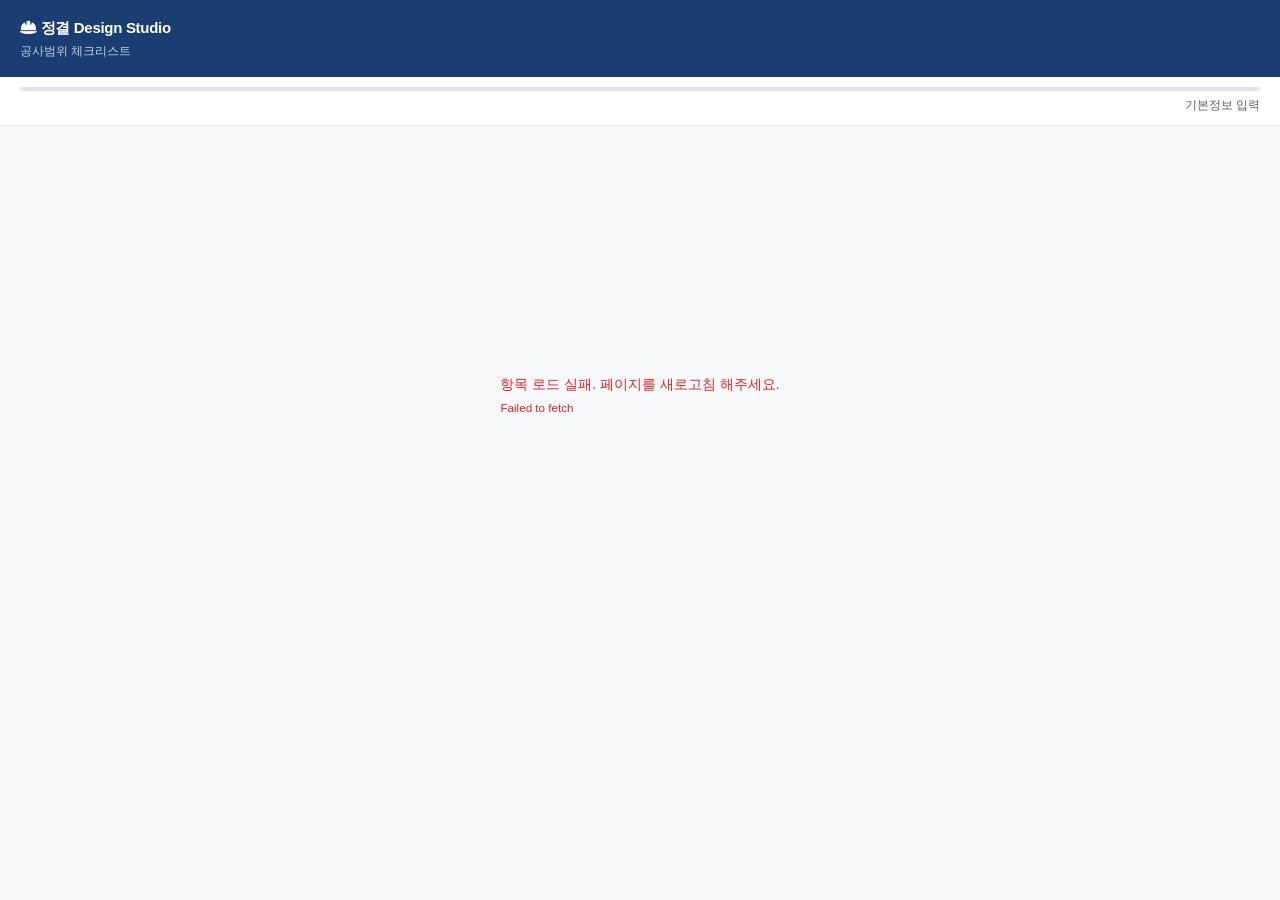
<file: survey-scope.html>
<!DOCTYPE html>
<html lang="ko">
<head>
<meta charset="UTF-8">
<meta name="viewport" content="width=device-width, initial-scale=1, viewport-fit=cover">
<title>공사범위 체크리스트 — 정결 Design Studio</title>
<link rel="stylesheet" href="https://cdnjs.cloudflare.com/ajax/libs/font-awesome/6.4.0/css/all.min.css">
<style>
:root {
  --navy:#1a3e72; --navy2:#2563eb; --navy-bg:#f0f4ff;
  --gold:#d4a017; --border:#e1e4e8; --red:#dc2626;
  --green:#059669; --text:#24292f; --text2:#586069;
  --bg:#f6f8fa; --card:#fff;
  box-sizing:border-box;
  padding-top:env(safe-area-inset-top,0px);
  padding-bottom:env(safe-area-inset-bottom,0px);
}
*,*::before,*::after{box-sizing:inherit}
body{margin:0;font-family:'Apple SD Gothic Neo','Malgun Gothic','Noto Sans KR',sans-serif;background:var(--bg);color:var(--text);font-size:14px;line-height:1.6}

/* 헤더 */
.top-bar{background:var(--navy);color:#fff;padding:16px 20px;display:flex;align-items:center;gap:12px;position:sticky;top:0;z-index:100}
.top-bar .logo{font-size:15px;font-weight:800;letter-spacing:-.3px}
.top-bar .subtitle{font-size:12px;opacity:.75;margin-top:2px}

/* 진행 바 */
.progress-wrap{background:#fff;border-bottom:1px solid var(--border);padding:10px 20px;position:sticky;top:57px;z-index:99}
.progress-bar{height:4px;background:#e1e4e8;border-radius:99px;overflow:hidden}
.progress-fill{height:100%;background:var(--navy2);border-radius:99px;transition:width .3s}
.progress-label{font-size:11.5px;color:var(--text2);margin-top:5px;text-align:right}

/* 카드 */
.card{background:var(--card);border-radius:12px;border:1px solid var(--border);padding:20px;margin:12px 16px;box-shadow:0 1px 4px rgba(0,0,0,.06)}
.card-title{font-size:15px;font-weight:800;color:var(--navy);margin-bottom:14px;display:flex;align-items:center;gap:8px}
.card-title i{font-size:14px}

/* 스텝 섹션 */
.step-section{display:none}
.step-section.active{display:block}

/* 공종 탭 */
.cat-tabs{display:flex;gap:0;overflow-x:auto;-webkit-overflow-scrolling:touch;border-bottom:2px solid var(--border);margin:0 16px;padding-bottom:0}
.cat-tab{flex-shrink:0;padding:8px 14px;border:none;background:none;font-size:12.5px;font-weight:600;color:var(--text2);cursor:pointer;border-bottom:3px solid transparent;margin-bottom:-2px;white-space:nowrap;transition:.15s}
.cat-tab.active{color:var(--navy2);border-bottom-color:var(--navy2);background:var(--navy-bg)}
.cat-tab.done{color:var(--green)}
.cat-pane{display:none}
.cat-pane.active{display:block}

/* 항목 체크박스 */
.check-grid{display:grid;grid-template-columns:repeat(auto-fill,minmax(140px,1fr));gap:8px;margin-bottom:14px}
.check-item{display:flex;align-items:center;gap:8px;padding:8px 12px;border:1.5px solid var(--border);border-radius:8px;cursor:pointer;transition:.15s;font-size:13px;font-weight:500}
.check-item:hover{border-color:var(--navy2);background:var(--navy-bg)}
.check-item.checked{border-color:var(--navy2);background:var(--navy-bg);color:var(--navy2);font-weight:700}
.check-item input[type=checkbox]{width:15px;height:15px;accent-color:var(--navy2);flex-shrink:0}

/* 공통 옵션 */
.common-opts{display:flex;gap:8px;flex-wrap:wrap;margin-bottom:12px}
.common-btn{padding:6px 14px;border:1.5px solid var(--border);border-radius:99px;font-size:12px;font-weight:600;cursor:pointer;background:#fff;color:var(--text2);transition:.15s}
.common-btn.selected{border-color:#f59e0b;background:#fef3c7;color:#92400e}
.common-btn.selected.na{border-color:#9ca3af;background:#f3f4f6;color:#6b7280}

/* 입력 필드 */
.fg{margin-bottom:14px}
.fg label{display:block;font-size:12px;font-weight:700;color:var(--text2);margin-bottom:5px}
.fg input,.fg textarea,.fg select{width:100%;padding:10px 14px;border:1.5px solid var(--border);border-radius:8px;font-size:13.5px;outline:none;font-family:inherit;transition:.15s;box-sizing:border-box}
.fg input:focus,.fg textarea:focus,.fg select:focus{border-color:var(--navy2);box-shadow:0 0 0 3px rgba(37,99,235,.1)}
.fg textarea{resize:vertical;min-height:70px}
.req{color:var(--red)}

/* 버튼 */
.btn{padding:12px 20px;border:none;border-radius:8px;font-size:14px;font-weight:700;cursor:pointer;display:inline-flex;align-items:center;gap:8px;transition:.15s;font-family:inherit}
.btn-primary{background:var(--navy);color:#fff}
.btn-primary:hover{background:#1e4a8a}
.btn-secondary{background:#fff;color:var(--text2);border:1.5px solid var(--border)}
.btn-success{background:var(--green);color:#fff}
.btn-row{display:flex;gap:10px;padding:16px;position:sticky;bottom:0;background:#fff;border-top:1px solid var(--border);z-index:90}
.btn-row .btn{flex:1;justify-content:center}

/* 완료 화면 */
.done-wrap{text-align:center;padding:40px 20px}
.done-icon{font-size:56px;margin-bottom:16px}
.done-title{font-size:20px;font-weight:800;color:var(--navy);margin-bottom:8px}
.done-sub{font-size:13.5px;color:var(--text2);line-height:1.8}

/* 로딩 */
.loading-wrap{display:flex;flex-direction:column;align-items:center;justify-content:center;min-height:60vh;gap:16px;color:var(--text2)}
.spinner{width:36px;height:36px;border:4px solid var(--border);border-top-color:var(--navy2);border-radius:50%;animation:spin .8s linear infinite}
@keyframes spin{to{transform:rotate(360deg)}}

/* 섹션 헤더 */
.section-badge{display:inline-flex;align-items:center;gap:6px;background:var(--navy);color:#fff;padding:4px 12px;border-radius:99px;font-size:11.5px;font-weight:700;margin-bottom:10px}
</style>
</head>
<body>

<!-- 헤더 -->
<div class="top-bar">
  <div>
    <div class="logo"><i class="fas fa-hard-hat"></i> 정결 Design Studio</div>
    <div class="subtitle">공사범위 체크리스트</div>
  </div>
</div>

<!-- 진행 바 -->
<div class="progress-wrap">
  <div class="progress-bar"><div class="progress-fill" id="progress-fill" style="width:0%"></div></div>
  <div class="progress-label" id="progress-label">기본정보 입력</div>
</div>

<!-- 로딩 -->
<div id="screen-loading" class="loading-wrap">
  <div class="spinner"></div>
  <div>공종 항목을 불러오는 중…</div>
</div>

<!-- STEP 1: 기본 정보 -->
<div id="step-1" class="step-section">
  <div class="card">
    <div class="card-title"><i class="fas fa-user"></i> 기본 정보</div>
    <div class="fg"><label>이름 <span class="req">*</span></label><input type="text" id="info-name" placeholder="홍길동"></div>
    <div class="fg"><label>연락처 <span class="req">*</span></label><input type="tel" id="info-phone" placeholder="010-0000-0000"></div>
    <div class="fg"><label>공사 주소 <span class="req">*</span></label><input type="text" id="info-address" placeholder="서울 강남구 ○○동 ○○아파트 ○○○호"></div>
    <div style="display:grid;grid-template-columns:1fr 1fr;gap:10px">
      <div class="fg" style="margin:0"><label>평수</label><input type="text" id="info-size" placeholder="예: 34평"></div>
      <div class="fg" style="margin:0"><label>예산 (만원)</label><input type="text" id="info-budget" placeholder="예: 3,000만원"></div>
    </div>
    <div class="fg" style="margin-top:14px"><label>희망 공사 시작일</label><input type="date" id="info-start"></div>
    <div class="fg"><label>추가 메모</label><textarea id="info-memo" placeholder="궁금한 점이나 특이사항을 적어주세요"></textarea></div>
  </div>
  <div class="btn-row">
    <button class="btn btn-primary" onclick="goStep2()"><i class="fas fa-arrow-right"></i> 공사범위 선택</button>
  </div>
</div>

<!-- STEP 2: 공종별 체크 -->
<div id="step-2" class="step-section">
  <div style="padding:12px 16px 4px;font-size:12.5px;color:var(--text2)">
    <i class="fas fa-info-circle" style="color:var(--navy2)"></i> 각 공종을 확인하며 해당 항목을 선택해 주세요. <span style="color:#aaa">모르시겠다면 넘어가도 됩니다.</span>
  </div>
  <div class="cat-tabs" id="cat-tabs"></div>
  <div id="cat-panes"></div>
  <div class="btn-row" id="step2-btn-row">
    <button class="btn btn-secondary" id="btn-cat-prev" onclick="moveCat(-1)"><i class="fas fa-arrow-left"></i> 이전</button>
    <button class="btn btn-primary"   id="btn-cat-next" onclick="moveCat(1)"><i class="fas fa-arrow-right"></i> 다음</button>
    <button class="btn btn-success"   id="btn-submit" style="display:none" onclick="submitScope()"><i class="fas fa-paper-plane"></i> 제출하기</button>
  </div>
</div>

<!-- STEP 3: 완료 -->
<div id="step-3" class="step-section">
  <div class="done-wrap">
    <div class="done-icon">🎉</div>
    <div class="done-title">제출 완료!</div>
    <div class="done-sub">공사범위 체크리스트가 정결 Design Studio에<br>전달되었습니다.<br><br>담당자가 확인 후 연락드리겠습니다.<br>감사합니다.</div>
  </div>
</div>

<script>
var SB_URL = 'https://isrimiwqqytzzqjovtot.supabase.co';
var SB_KEY = 'eyJhbGciOiJIUzI1NiIsInR5cCI6IkpXVCJ9.eyJpc3MiOiJzdXBhYmFzZSIsInJlZiI6ImlzcmltaXdxcXl0enpxam92dG90Iiwicm9sZSI6ImFub24iLCJpYXQiOjE3NzY0Mjg5NDEsImV4cCI6MjA5MjAwNDk0MX0.DescofNz1_U0eCp1CY0Nstxd3OzB_xlRMCv0IBiZAGA';

var _categories = [];
var _items      = {};   /* cat_id → [item, …] */
var _selections = {};   /* cat_id → { checked:[], common:'', note:'' } */
var _currentCat = 0;
var _currentStep = 0;

function sbHdr() {
    return { 'Content-Type':'application/json', 'apikey':SB_KEY, 'Authorization':'Bearer '+SB_KEY };
}

/* ── 초기화 ── */
async function init() {
    try {
        var r1 = await fetch(SB_URL+'/rest/v1/scope_categories?select=*&order=sort_order.asc', { headers: sbHdr() });
        _categories = await r1.json() || [];
        var r2 = await fetch(SB_URL+'/rest/v1/scope_items?select=*&order=sort_order.asc', { headers: sbHdr() });
        var allItems = await r2.json() || [];
        _categories.forEach(function(cat) {
            _items[cat.id] = allItems.filter(function(x){ return x.category_id === cat.id; });
            _selections[cat.id] = { checked:[], common:'', note:'' };
        });
        buildCatTabs();
        document.getElementById('screen-loading').style.display = 'none';
        goStep(1);
    } catch(e) {
        document.getElementById('screen-loading').innerHTML = '<div style="color:#dc2626;padding:20px">항목 로드 실패. 페이지를 새로고침 해주세요.<br><small>'+e.message+'</small></div>';
    }
}

/* ── 탭/패널 빌드 ── */
function buildCatTabs() {
    var tabsEl  = document.getElementById('cat-tabs');
    var panesEl = document.getElementById('cat-panes');
    tabsEl.innerHTML  = '';
    panesEl.innerHTML = '';

    _categories.forEach(function(cat, idx) {
        /* 탭 버튼 */
        var btn = document.createElement('button');
        btn.className = 'cat-tab' + (idx === 0 ? ' active' : '');
        btn.id = 'tab-' + cat.id;
        btn.textContent = cat.name;
        btn.onclick = (function(c, i){ return function(){ switchCat(c, i); }; })(cat.id, idx);
        tabsEl.appendChild(btn);

        /* 패널 */
        var pane = document.createElement('div');
        pane.className = 'cat-pane' + (idx === 0 ? ' active' : '');
        pane.id = 'pane-' + cat.id;
        pane.innerHTML = buildPaneHTML(cat);
        panesEl.appendChild(pane);
    });

    _currentCat = 0;
    updateCatButtons();
}

function buildPaneHTML(cat) {
    var items = _items[cat.id] || [];
    var checks = items.map(function(item) {
        return '<label class="check-item" id="lbl-'+item.id+'">' +
            '<input type="checkbox" id="chk-'+item.id+'" value="'+item.id+'" onchange="onCheck(\''+cat.id+'\',\''+item.id+'\',this)">' +
            item.label + '</label>';
    }).join('');

    return '<div class="card" style="margin-top:8px">' +
        '<div class="section-badge"><i class="fas fa-tools"></i> '+cat.name+'</div>' +
        '<div class="check-grid">' + checks + '</div>' +
        '<div style="margin-bottom:10px">' +
            '<div style="font-size:12px;font-weight:700;color:var(--text2);margin-bottom:7px">공통 선택</div>' +
            '<div class="common-opts">' +
                '<button class="common-btn" id="com-na-'+cat.id+'" onclick="setCommon(\''+cat.id+'\',\'해당사항없음\',this)">해당사항없음</button>' +
                '<button class="common-btn" id="com-co-'+cat.id+'" onclick="setCommon(\''+cat.id+'\',\'협의후진행\',this)">협의후진행</button>' +
                '<button class="common-btn" id="com-cf-'+cat.id+'" onclick="setCommon(\''+cat.id+'\',\'현장확인필요\',this)">현장확인필요</button>' +
            '</div>' +
        '</div>' +
        '<div class="fg" style="margin:0">' +
            '<label>비고 (자유 입력)</label>' +
            '<textarea id="note-'+cat.id+'" placeholder="추가로 궁금한 점이나 요청사항을 적어주세요" onchange="onNote(\''+cat.id+'\',this)"></textarea>' +
        '</div>' +
    '</div>';
}

function switchCat(catId, idx) {
    document.querySelectorAll('.cat-tab').forEach(function(b){ b.classList.remove('active'); });
    document.querySelectorAll('.cat-pane').forEach(function(p){ p.classList.remove('active'); });
    document.getElementById('tab-'+catId).classList.add('active');
    document.getElementById('pane-'+catId).classList.add('active');
    _currentCat = idx;
    updateProgress();
    updateCatButtons();
    /* 탭 스크롤 */
    var tab = document.getElementById('tab-'+catId);
    if (tab) tab.scrollIntoView({ behavior:'smooth', block:'nearest', inline:'center' });
    window.scrollTo({ top: 0, behavior: 'smooth' });
}

function updateCatButtons() {
    var isLast  = _currentCat >= _categories.length - 1;
    var isFirst = _currentCat === 0;
    var prevBtn   = document.getElementById('btn-cat-prev');
    var nextBtn   = document.getElementById('btn-cat-next');
    var submitBtn = document.getElementById('btn-submit');
    if (prevBtn)   prevBtn.style.display   = isFirst ? 'none' : '';
    if (nextBtn)   nextBtn.style.display   = isLast  ? 'none' : '';
    if (submitBtn) submitBtn.style.display = isLast  ? ''     : 'none';
}

function moveCat(delta) {
    var newIdx = _currentCat + delta;
    if (newIdx < 0) { goStep(1); return; }
    if (newIdx >= _categories.length) return;
    var cat = _categories[newIdx];
    switchCat(cat.id, newIdx);
}

/* ── 선택 핸들러 ── */
function onCheck(catId, itemId, el) {
    var lbl = document.getElementById('lbl-'+itemId);
    if (el.checked) {
        _selections[catId].checked.push(itemId);
        if (lbl) lbl.classList.add('checked');
    } else {
        _selections[catId].checked = _selections[catId].checked.filter(function(x){ return x !== itemId; });
        if (lbl) lbl.classList.remove('checked');
    }
    updateTabDone(catId);
}

function setCommon(catId, val, btn) {
    var prev = _selections[catId].common;
    if (prev === val) {
        _selections[catId].common = '';
        btn.classList.remove('selected');
    } else {
        _selections[catId].common = val;
        document.querySelectorAll('[id^="com-na-'+catId+'"], [id^="com-co-'+catId+'"], [id^="com-cf-'+catId+'"]').forEach(function(b){ b.classList.remove('selected'); });
        btn.classList.add('selected');
    }
    updateTabDone(catId);
}

function onNote(catId, el) {
    _selections[catId].note = el.value;
    updateTabDone(catId);
}

function updateTabDone(catId) {
    var sel = _selections[catId];
    var done = sel.checked.length > 0 || sel.common || sel.note;
    var tab = document.getElementById('tab-'+catId);
    if (tab) {
        if (done) tab.classList.add('done');
        else tab.classList.remove('done');
    }
}

/* ── 스텝 이동 ── */
function goStep(n) {
    document.querySelectorAll('.step-section').forEach(function(s){ s.classList.remove('active'); });
    var el = document.getElementById('step-'+n);
    if (el) el.classList.add('active');
    _currentStep = n;
    updateProgress();
    window.scrollTo({top:0, behavior:'smooth'});
}

function goStep2() {
    var name    = (document.getElementById('info-name').value||'').trim();
    var phone   = (document.getElementById('info-phone').value||'').trim();
    var address = (document.getElementById('info-address').value||'').trim();
    if (!name || !phone || !address) {
        alert('이름, 연락처, 주소는 필수입니다.');
        return;
    }
    goStep(2);
}

function updateProgress() {
    var total = 2;
    var cur   = _currentStep === 3 ? total : (_currentStep === 1 ? 0 : Math.min(_currentCat+1, _categories.length));
    var pct   = Math.round(cur / total * 100);
    var fill  = document.getElementById('progress-fill');
    var label = document.getElementById('progress-label');
    if (fill)  fill.style.width = pct + '%';
    if (label) label.textContent = _currentStep === 1 ? '기본정보 입력' : _currentStep === 3 ? '제출 완료' : (_currentCat+1) + ' / ' + _categories.length + ' 공종 선택 중';
}

/* ── 제출 ── */
async function submitScope() {
    var name    = (document.getElementById('info-name').value||'').trim();
    var phone   = (document.getElementById('info-phone').value||'').trim();
    var address = (document.getElementById('info-address').value||'').trim();
    var size    = (document.getElementById('info-size').value||'').trim();
    var budget  = (document.getElementById('info-budget').value||'').trim();
    var start   = (document.getElementById('info-start').value||'');
    var memo    = (document.getElementById('info-memo').value||'').trim();

    /* 공종 선택 데이터 빌드 */
    var scopeData = {};
    _categories.forEach(function(cat) {
        var sel = _selections[cat.id];
        var checkedLabels = sel.checked.map(function(id) {
            var items = _items[cat.id] || [];
            var found = items.find(function(x){ return x.id === id; });
            return found ? found.label : id;
        });
        if (checkedLabels.length || sel.common || sel.note) {
            scopeData[cat.name] = { items: checkedLabels, common: sel.common, note: sel.note };
        }
    });

    /* uuid v4 생성 */
    function uuidv4() {
        return 'xxxxxxxx-xxxx-4xxx-yxxx-xxxxxxxxxxxx'.replace(/[xy]/g, function(c) {
            var r = Math.random()*16|0, v = c==='x'?r:(r&0x3|0x8);
            return v.toString(16);
        });
    }

    var payload = {
        id           : uuidv4(),
        type         : 'scope',
        client_name  : name,
        client_phone : phone,
        site_address : address,
        site_size    : size,
        budget       : budget,
        start_date   : start || null,
        additional_notes: memo,
        construction_scope: JSON.stringify(scopeData),
        status       : '신규',
        admin_status : '신규',
        submitted_at : new Date().toISOString()
    };

    try {
        var res = await fetch(SB_URL + '/rest/v1/survey_responses', {
            method : 'POST',
            headers: Object.assign(sbHdr(), { 'Prefer': 'return=minimal' }),
            body   : JSON.stringify(payload)
        });
        if (!res.ok) {
            var err = await res.text();
            throw new Error(err);
        }
        goStep(3);
    } catch(e) {
        alert('제출 중 오류가 발생했습니다.\n' + e.message);
    }
}

/* 시작 */
init();
</script>
</body>
</html>
</file>
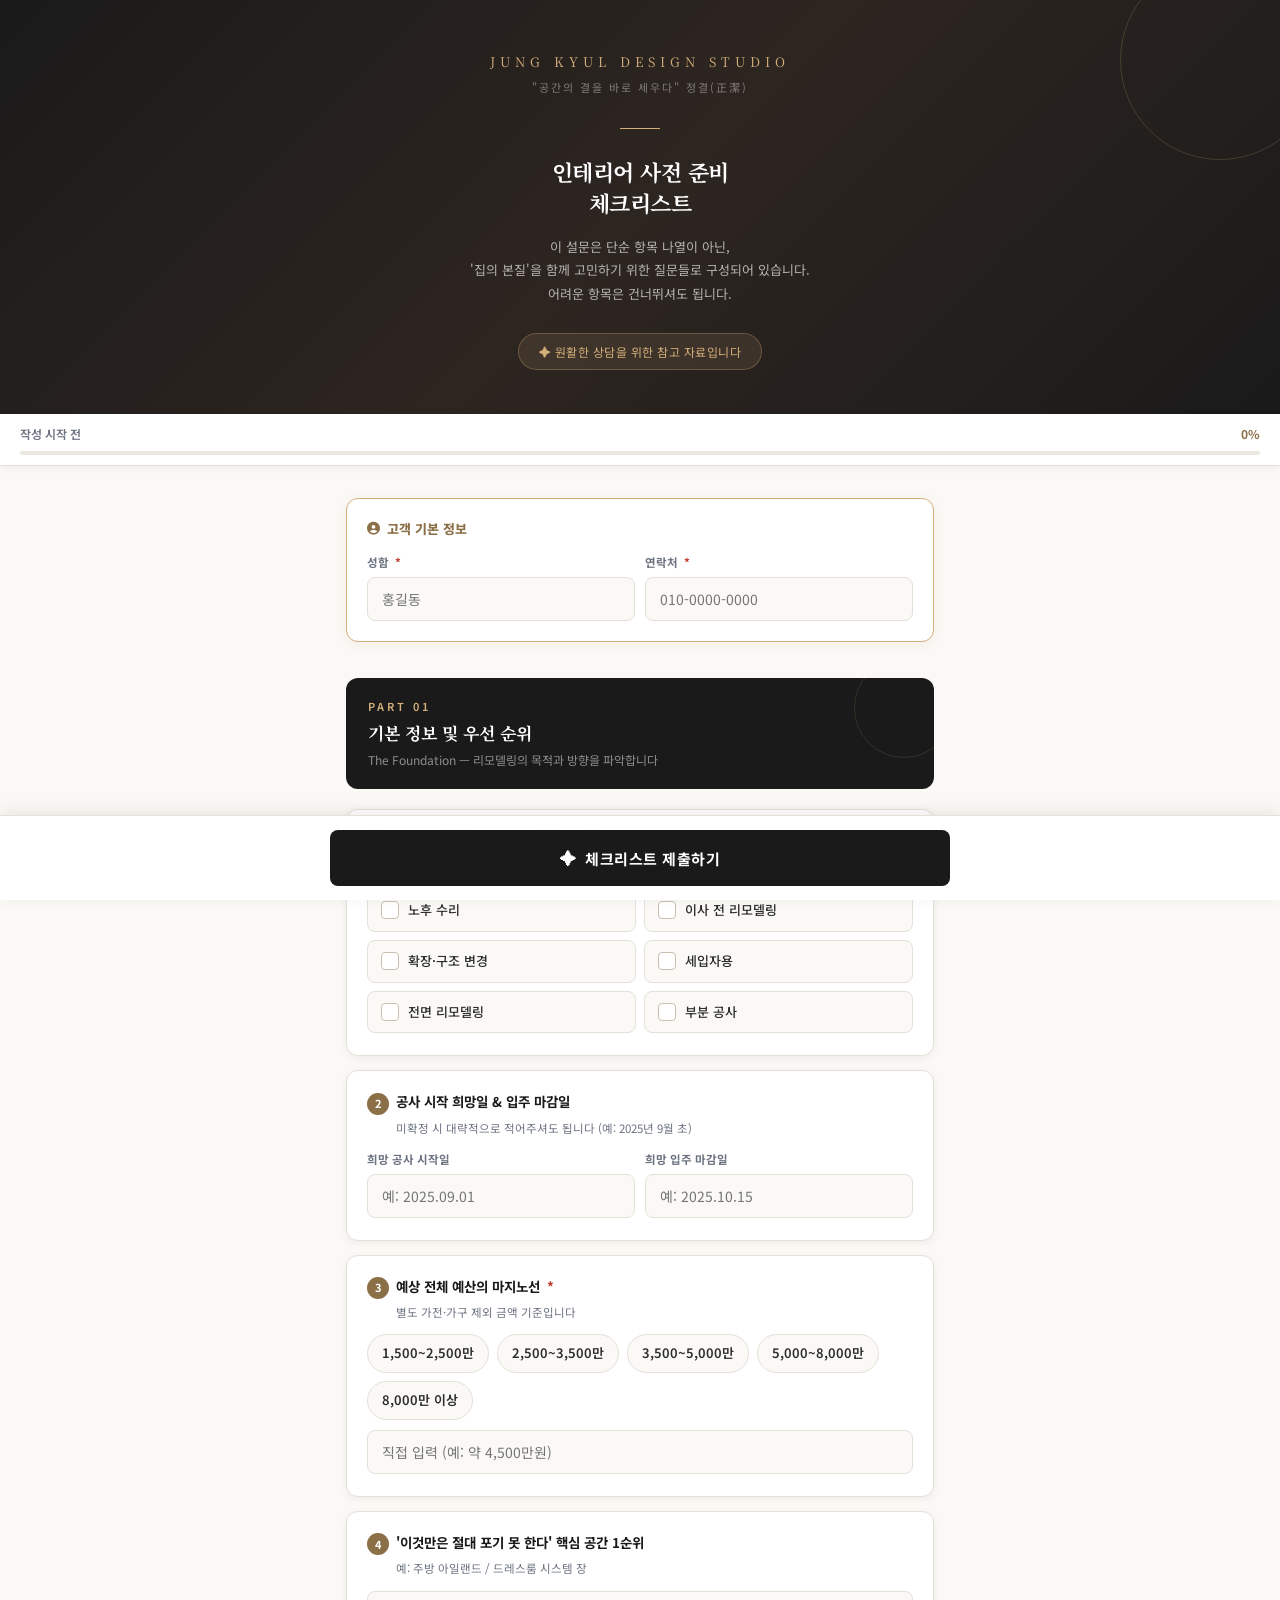
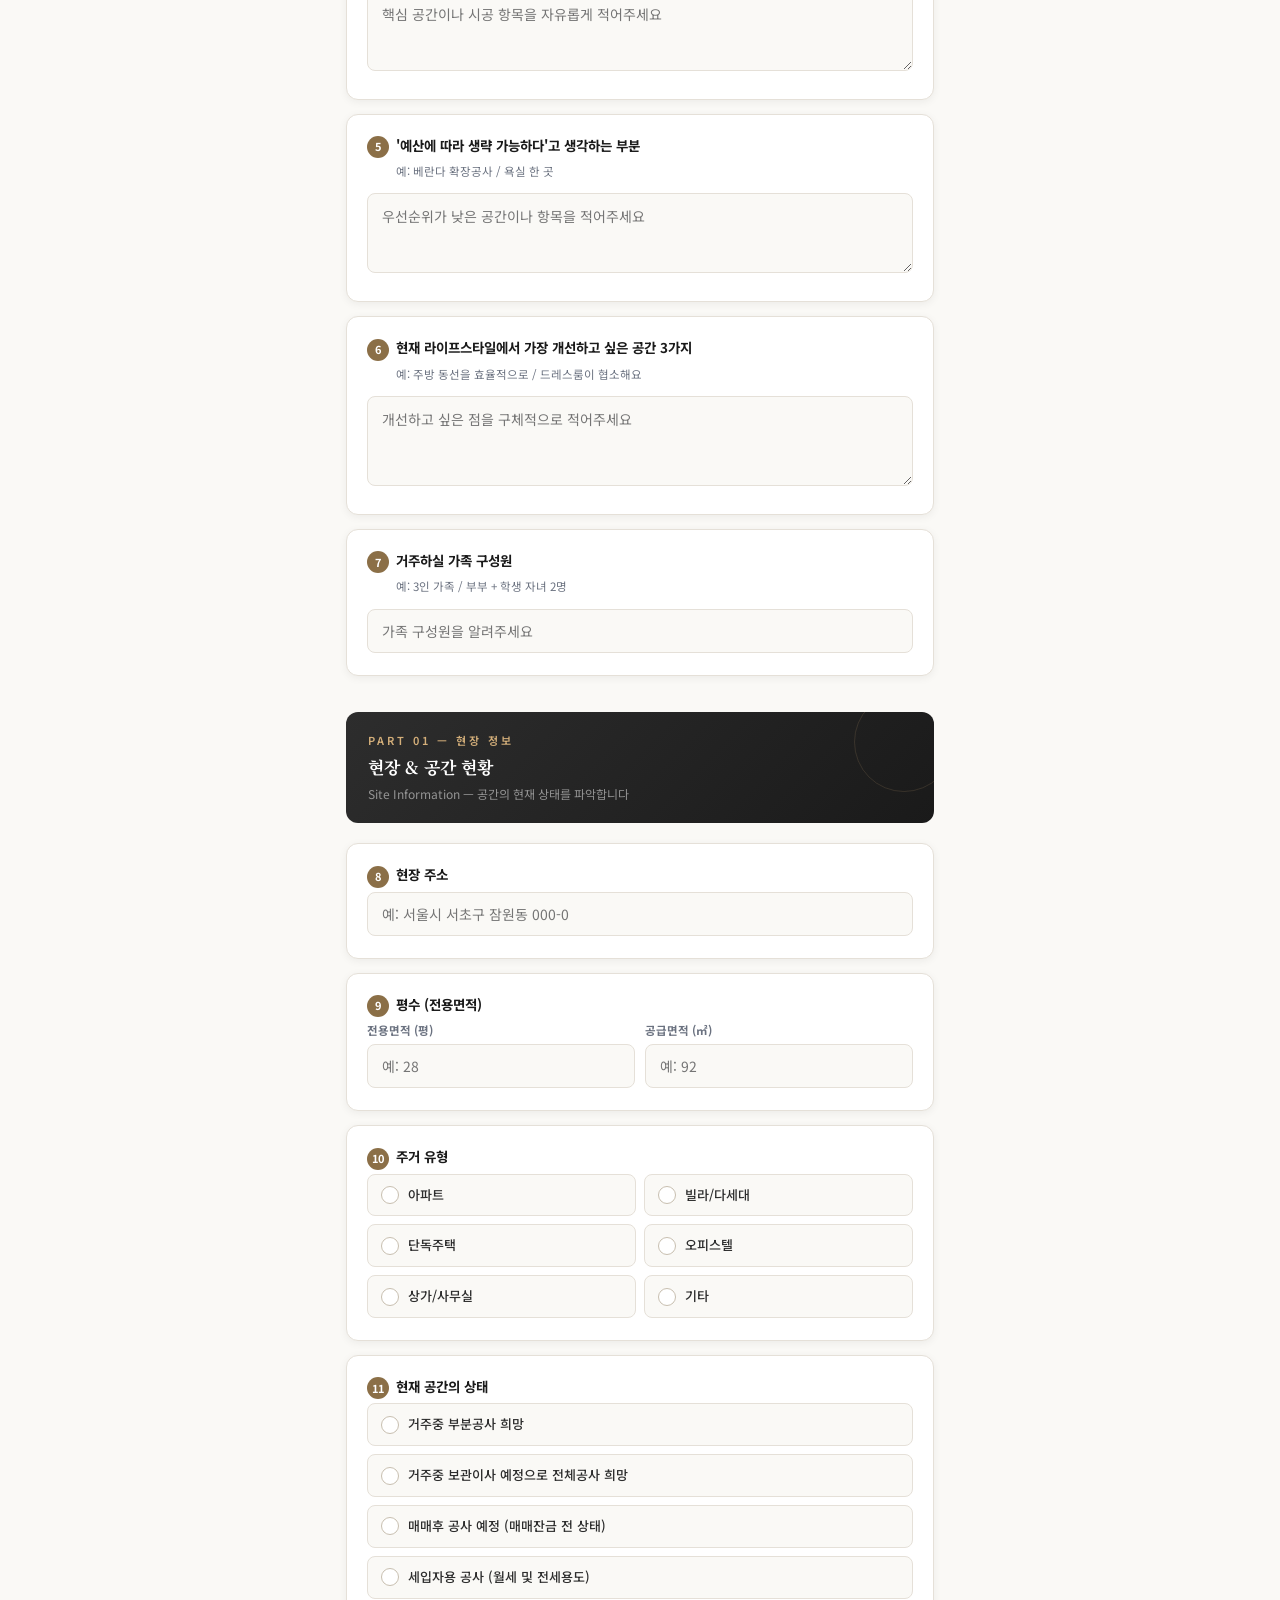
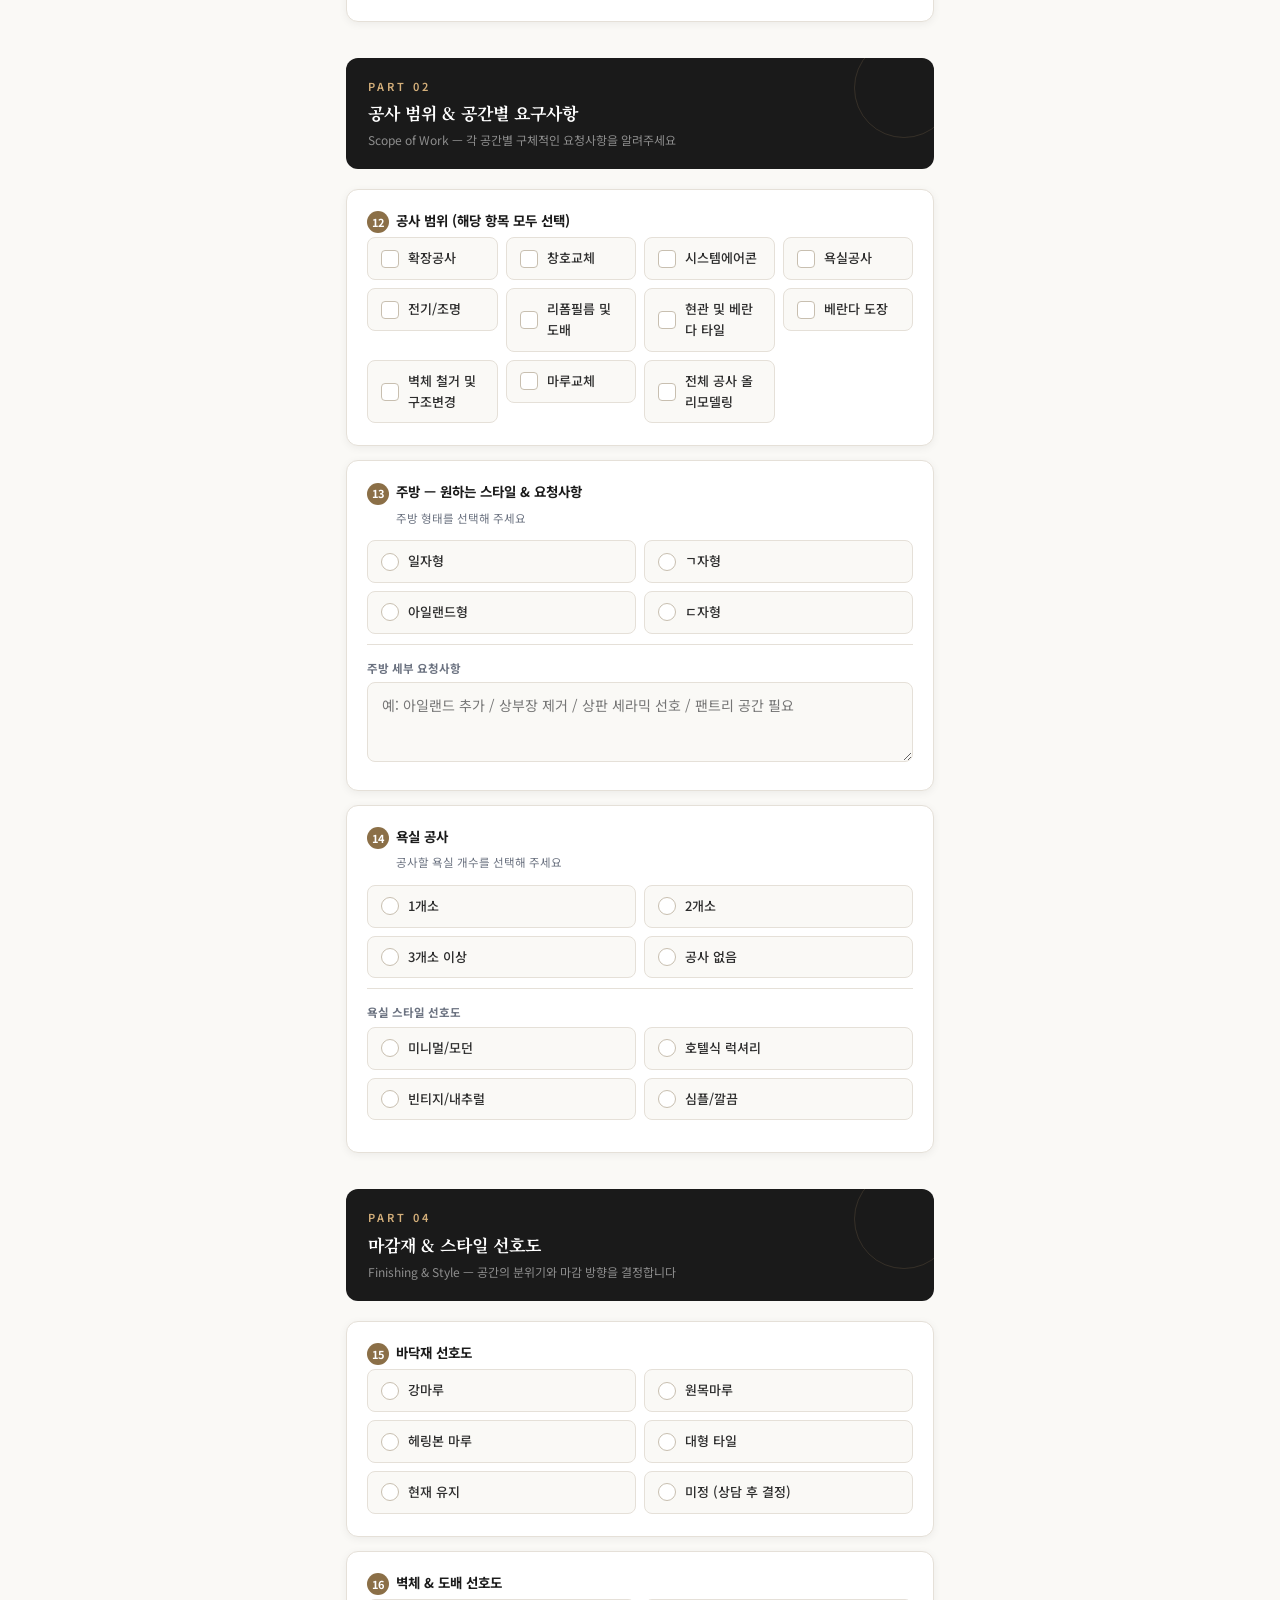
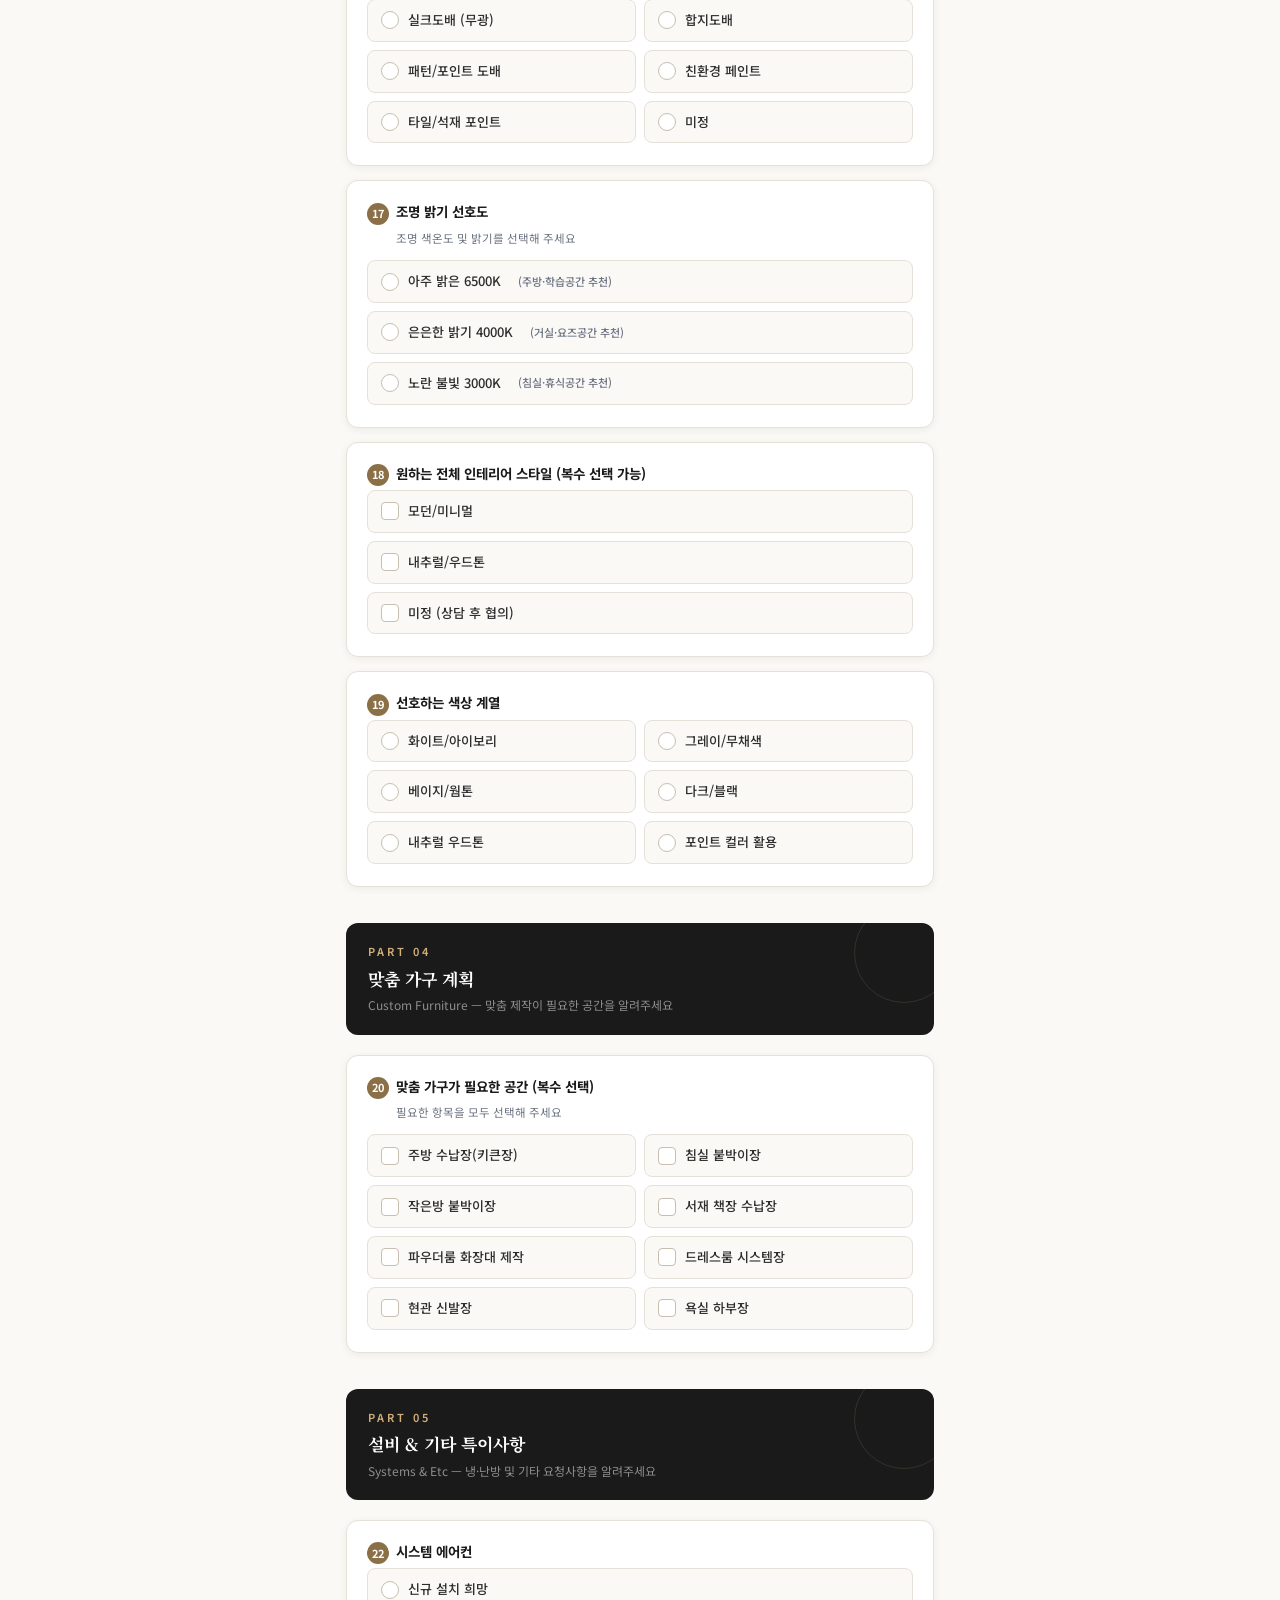
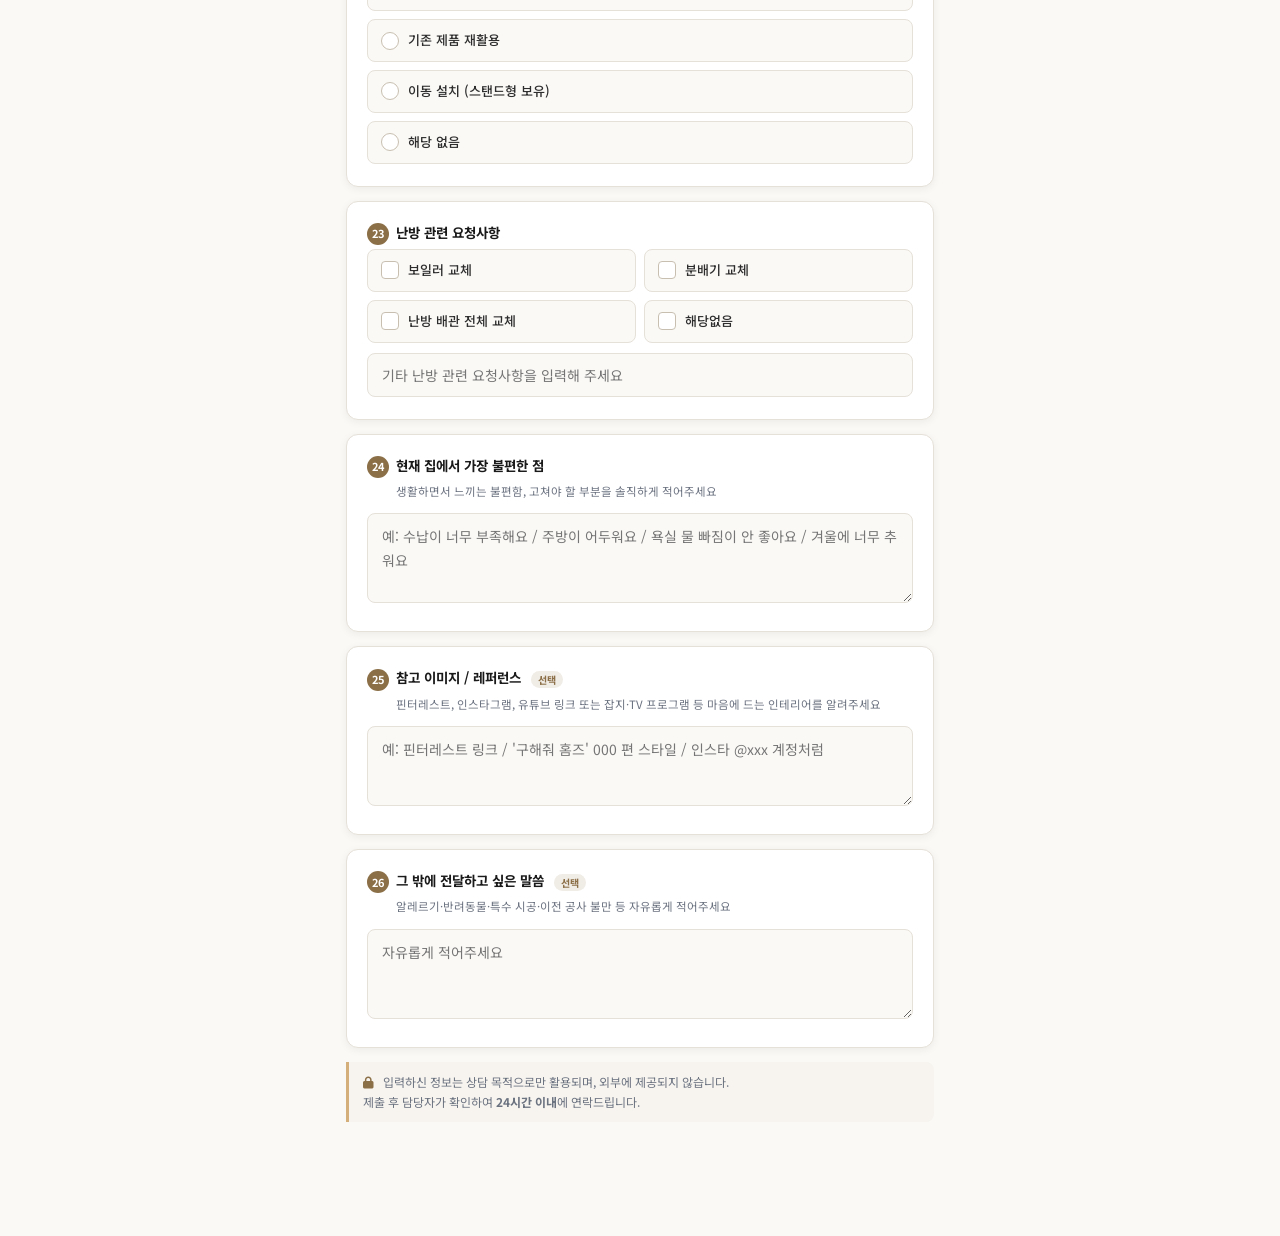
<file: survey.html>
<!DOCTYPE html>
<html lang="ko">
<head>
<meta charset="UTF-8">
<meta name="viewport" content="width=device-width, initial-scale=1.0, maximum-scale=1.0">
<title>인테리어 사전 준비 체크리스트 | 정결 Design Studio</title>
<link rel="preconnect" href="https://fonts.googleapis.com">
<link rel="preconnect" href="https://fonts.gstatic.com" crossorigin>
<link href="https://fonts.googleapis.com/css2?family=Noto+Sans+KR:wght@300;400;500;600;700;800&family=Noto+Serif+KR:wght@400;600;700&display=swap" rel="stylesheet">
<link href="libs/fontawesome.min.css" rel="stylesheet">

<style>
/* ══════════════════════════════════════════════
   CSS 변수 & 리셋
══════════════════════════════════════════════ */
:root {
  --jk-black:   #1a1a1a;
  --jk-dark:    #2d2d2d;
  --jk-gray:    #6b7280;
  --jk-light:   #f5f4f0;
  --jk-border:  #e5e0d8;
  --jk-accent:  #8b6f47;
  --jk-accent2: #c4a882;
  --jk-gold:    #d4af7a;
  --jk-bg:      #faf9f6;
  --jk-white:   #ffffff;
  --jk-green:   #4a7c59;
  --jk-red:     #c0392b;
  --radius:     12px;
  --radius-sm:  8px;
  --shadow:     0 4px 24px rgba(0,0,0,.08);
  --shadow-sm:  0 2px 8px rgba(0,0,0,.06);
}

*, *::before, *::after { box-sizing: border-box; margin: 0; padding: 0; }
html { scroll-behavior: smooth; }
body {
  font-family: 'Noto Sans KR', sans-serif;
  background: var(--jk-bg);
  color: var(--jk-black);
  font-size: 15px;
  line-height: 1.6;
  -webkit-font-smoothing: antialiased;
}

/* ══════════════════════════════════════════════
   헤더 커버
══════════════════════════════════════════════ */
.survey-cover {
  background: var(--jk-black);
  color: #fff;
  padding: 52px 24px 44px;
  text-align: center;
  position: relative;
  overflow: hidden;
}
.survey-cover::before {
  content: '';
  position: absolute; inset: 0;
  background: linear-gradient(135deg, #1a1a1a 0%, #2d2520 50%, #1a1a1a 100%);
}
.survey-cover::after {
  content: '';
  position: absolute;
  top: -40px; right: -40px;
  width: 200px; height: 200px;
  border: 1px solid rgba(212,175,122,.2);
  border-radius: 50%;
}
.cover-inner { position: relative; z-index: 1; max-width: 540px; margin: 0 auto; }
.brand-logo {
  font-family: 'Noto Serif KR', serif;
  font-size: 13px; letter-spacing: 5px;
  color: var(--jk-gold); margin-bottom: 6px;
  text-transform: uppercase;
}
.brand-subtitle {
  font-size: 11px; color: rgba(255,255,255,.4);
  letter-spacing: 2px; margin-bottom: 32px;
}
.cover-divider {
  width: 40px; height: 1px;
  background: var(--jk-gold);
  margin: 0 auto 28px;
}
.cover-title {
  font-family: 'Noto Serif KR', serif;
  font-size: 22px; font-weight: 700;
  line-height: 1.4; margin-bottom: 16px;
  letter-spacing: -0.5px;
}
.cover-desc {
  font-size: 13px; color: rgba(255,255,255,.65);
  line-height: 1.8; margin-bottom: 28px;
}
.cover-note {
  display: inline-block;
  background: rgba(212,175,122,.12);
  border: 1px solid rgba(212,175,122,.3);
  border-radius: 99px;
  padding: 8px 20px;
  font-size: 12px; color: var(--jk-gold);
  letter-spacing: 0.5px;
}

/* ══════════════════════════════════════════════
   진행 바
══════════════════════════════════════════════ */
.progress-bar-wrap {
  position: sticky; top: 0; z-index: 100;
  background: var(--jk-white);
  border-bottom: 1px solid var(--jk-border);
  padding: 10px 20px;
  box-shadow: 0 2px 8px rgba(0,0,0,.06);
}
.progress-info {
  display: flex; justify-content: space-between; align-items: center;
  margin-bottom: 7px;
}
.progress-label { font-size: 12px; font-weight: 600; color: var(--jk-gray); }
.progress-pct   { font-size: 12px; font-weight: 700; color: var(--jk-accent); }
.progress-bar {
  height: 4px; background: #ebe8e2;
  border-radius: 99px; overflow: hidden;
}
.progress-fill {
  height: 100%; width: 0%;
  background: linear-gradient(90deg, var(--jk-accent), var(--jk-gold));
  border-radius: 99px; transition: width .4s ease;
}

/* ══════════════════════════════════════════════
   메인 레이아웃
══════════════════════════════════════════════ */
.survey-main {
  max-width: 620px; margin: 0 auto;
  padding: 24px 16px 100px;
}

/* ══════════════════════════════════════════════
   파트 구분
══════════════════════════════════════════════ */
.part-header {
  margin: 36px 0 20px;
  padding: 20px 22px;
  background: var(--jk-black);
  border-radius: var(--radius);
  color: #fff;
  position: relative; overflow: hidden;
}
.part-header::after {
  content: '';
  position: absolute; right: -20px; top: -20px;
  width: 100px; height: 100px;
  border: 1px solid rgba(212,175,122,.15);
  border-radius: 50%;
}
.part-num {
  font-size: 11px; letter-spacing: 3px;
  color: var(--jk-gold); font-weight: 600;
  margin-bottom: 6px;
  text-transform: uppercase;
}
.part-title {
  font-family: 'Noto Serif KR', serif;
  font-size: 17px; font-weight: 700;
  line-height: 1.4; color: #fff;
}
.part-subtitle {
  font-size: 12px; color: rgba(255,255,255,.5);
  margin-top: 5px;
}

/* ══════════════════════════════════════════════
   질문 카드
══════════════════════════════════════════════ */
.q-card {
  background: var(--jk-white);
  border-radius: var(--radius);
  border: 1px solid var(--jk-border);
  padding: 20px 20px 22px;
  margin-bottom: 14px;
  box-shadow: var(--shadow-sm);
  transition: box-shadow .2s;
}
.q-card:focus-within { box-shadow: 0 4px 16px rgba(139,111,71,.15); border-color: var(--jk-accent2); }

.q-label {
  font-size: 13.5px; font-weight: 700;
  color: var(--jk-black); line-height: 1.55;
  margin-bottom: 4px;
}
.q-num {
  display: inline-flex; align-items: center; justify-content: center;
  width: 22px; height: 22px;
  background: var(--jk-accent); color: #fff;
  border-radius: 50%; font-size: 11px; font-weight: 700;
  margin-right: 7px; flex-shrink: 0; vertical-align: middle;
}
.q-hint {
  font-size: 11.5px; color: var(--jk-gray);
  margin-bottom: 13px; padding-left: 29px;
  line-height: 1.6;
}
.q-required { color: #c0392b; margin-left: 3px; }
.q-optional {
  display: inline-block;
  background: #f0ece6; color: var(--jk-accent);
  font-size: 10px; font-weight: 700;
  padding: 1px 7px; border-radius: 99px;
  margin-left: 6px; vertical-align: middle;
}

/* ── 입력 필드 ── */
.q-input, .q-textarea, .q-select {
  width: 100%; padding: 11px 14px;
  border: 1.5px solid var(--jk-border);
  border-radius: var(--radius-sm);
  font: 14px 'Noto Sans KR', sans-serif;
  color: var(--jk-black);
  background: var(--jk-bg);
  transition: border .15s, box-shadow .15s;
  -webkit-appearance: none;
}
.q-input:focus, .q-textarea:focus, .q-select:focus {
  outline: none;
  border-color: var(--jk-accent);
  background: #fff;
  box-shadow: 0 0 0 3px rgba(139,111,71,.1);
}
.q-textarea { resize: vertical; min-height: 80px; line-height: 1.7; }
.q-select { background-image: url("data:image/svg+xml,%3Csvg xmlns='http://www.w3.org/2000/svg' width='12' height='8' fill='none'%3E%3Cpath d='M1 1l5 5 5-5' stroke='%236b7280' stroke-width='1.5' stroke-linecap='round' stroke-linejoin='round'/%3E%3C/svg%3E");
  background-repeat: no-repeat; background-position: right 12px center; padding-right: 36px; cursor: pointer; }

/* 입력 그리드 (날짜 2칸) */
.q-grid-2 { display: grid; grid-template-columns: 1fr 1fr; gap: 10px; }
@media(max-width:400px){ .q-grid-2{ grid-template-columns:1fr; } }
.q-input-label { font-size: 11.5px; font-weight: 700; color: var(--jk-gray); margin-bottom: 5px; }

/* ── 체크박스 옵션 ── */
.options-grid {
  display: grid; gap: 8px;
  grid-template-columns: repeat(auto-fill, minmax(130px, 1fr));
}
.options-grid.col2 { grid-template-columns: 1fr 1fr; }
.options-grid.col1 { grid-template-columns: 1fr; }

.opt-item {
  position: relative;
  cursor: pointer;
}
.opt-item input { position: absolute; opacity: 0; width: 0; height: 0; }
.opt-box {
  display: flex; align-items: center; gap: 9px;
  padding: 10px 13px;
  border: 1.5px solid var(--jk-border);
  border-radius: var(--radius-sm);
  background: var(--jk-bg);
  font-size: 13px; font-weight: 500; color: var(--jk-dark);
  transition: .15s; user-select: none;
}
.opt-box .opt-check {
  width: 18px; height: 18px; border-radius: 4px;
  border: 1.5px solid #c8bfb0;
  background: #fff; flex-shrink: 0;
  display: flex; align-items: center; justify-content: center;
  transition: .15s;
}
/* radio 스타일 */
.opt-item.radio .opt-box .opt-check { border-radius: 50%; }

.opt-item input:checked ~ .opt-box {
  border-color: var(--jk-accent);
  background: #fdf8f2;
  color: var(--jk-accent);
}
.opt-item input:checked ~ .opt-box .opt-check {
  background: var(--jk-accent);
  border-color: var(--jk-accent);
}
.opt-item input:checked ~ .opt-box .opt-check::after {
  content: '';
  width: 6px; height: 10px;
  border: 2px solid #fff;
  border-top: none; border-left: none;
  transform: rotate(45deg) translate(-1px,-1px);
  display: block;
}
/* radio 내부 점 */
.opt-item.radio input:checked ~ .opt-box .opt-check::after {
  width: 7px; height: 7px;
  background: #fff; border: none;
  border-radius: 50%;
  transform: none;
}

/* 범위 슬라이더 */
.budget-chips {
  display: flex; flex-wrap: wrap; gap: 8px; margin-top: 4px;
}
.budget-chip {
  padding: 8px 14px;
  border: 1.5px solid var(--jk-border);
  border-radius: 99px; font-size: 13px; font-weight: 600;
  background: var(--jk-bg); color: var(--jk-dark);
  cursor: pointer; transition: .15s; user-select: none;
}
.budget-chip.selected {
  background: var(--jk-accent); color: #fff; border-color: var(--jk-accent);
}

/* ── 구분선 ── */
.q-divider {
  height: 1px; background: var(--jk-border);
  margin: 8px 0 14px;
}

/* ── 기타 입력 (조건부 표시) ── */
.q-etc-wrap { margin-top: 8px; }

/* ══════════════════════════════════════════════
   고객 정보 카드 (상단 고정)
══════════════════════════════════════════════ */
.client-info-card {
  background: var(--jk-white);
  border-radius: var(--radius);
  border: 1.5px solid var(--jk-gold);
  padding: 20px;
  margin-bottom: 20px;
  box-shadow: 0 2px 12px rgba(212,175,122,.15);
}
.client-info-card .ci-title {
  font-size: 13px; font-weight: 800;
  color: var(--jk-accent); margin-bottom: 14px;
  display: flex; align-items: center; gap: 7px;
}

/* ══════════════════════════════════════════════
   섹션 인트로
══════════════════════════════════════════════ */
.section-intro {
  font-size: 12px; color: var(--jk-gray);
  background: #f7f4ef; border-left: 3px solid var(--jk-gold);
  border-radius: 0 var(--radius-sm) var(--radius-sm) 0;
  padding: 10px 14px; margin-bottom: 14px;
  line-height: 1.7;
}

/* ══════════════════════════════════════════════
   제출 버튼 영역
══════════════════════════════════════════════ */
.submit-area {
  position: fixed; bottom: 0; left: 0; right: 0;
  background: rgba(255,255,255,.96);
  backdrop-filter: blur(8px);
  border-top: 1px solid var(--jk-border);
  padding: 14px 20px;
  z-index: 200;
  max-width: 100%; box-shadow: 0 -4px 16px rgba(0,0,0,.08);
}
.submit-inner { max-width: 620px; margin: 0 auto; }
.btn-submit {
  width: 100%; padding: 16px;
  background: var(--jk-black);
  color: #fff;
  border: none; border-radius: var(--radius-sm);
  font: 700 15px 'Noto Sans KR', sans-serif;
  cursor: pointer; transition: .2s;
  display: flex; align-items: center; justify-content: center; gap: 9px;
  letter-spacing: 0.5px;
}
.btn-submit:hover { background: var(--jk-dark); transform: translateY(-1px); }
.btn-submit:active { transform: translateY(0); }
.btn-submit:disabled { background: #aaa; cursor: not-allowed; transform: none; }
.btn-submit .submit-icon { font-size: 16px; }

/* ══════════════════════════════════════════════
   완료 화면
══════════════════════════════════════════════ */
#complete-screen {
  display: none;
  text-align: center;
  padding: 60px 24px 40px;
  max-width: 480px;
  margin: 0 auto;
}
.complete-icon {
  width: 80px; height: 80px;
  background: var(--jk-black);
  border-radius: 50%;
  display: flex; align-items: center; justify-content: center;
  margin: 0 auto 24px;
  font-size: 32px; color: var(--jk-gold);
}
.complete-title {
  font-family: 'Noto Serif KR', serif;
  font-size: 22px; font-weight: 700;
  margin-bottom: 14px; color: var(--jk-black);
}
.complete-desc {
  font-size: 14px; color: var(--jk-gray);
  line-height: 1.8; margin-bottom: 32px;
}
.complete-card {
  background: #f7f4ef;
  border: 1px solid var(--jk-border);
  border-radius: var(--radius);
  padding: 20px; text-align: left;
  margin-bottom: 24px;
}
.complete-card-row {
  display: flex; align-items: flex-start; gap: 10px;
  font-size: 13px; padding: 6px 0;
  border-bottom: 1px solid #ede9e2;
}
.complete-card-row:last-child { border-bottom: none; }
.ccr-label { color: var(--jk-gray); font-weight: 600; min-width: 90px; flex-shrink: 0; }
.ccr-value { color: var(--jk-black); font-weight: 600; }
.complete-brand {
  font-family: 'Noto Serif KR', serif;
  font-size: 13px; letter-spacing: 3px;
  color: var(--jk-accent);
}

/* ══════════════════════════════════════════════
   로딩 오버레이
══════════════════════════════════════════════ */
#loading-overlay {
  display: none;
  position: fixed; inset: 0;
  background: rgba(26,26,26,.85);
  z-index: 1000;
  flex-direction: column;
  align-items: center; justify-content: center;
  color: #fff;
}
#loading-overlay.show { display: flex; }
.loading-spinner {
  width: 44px; height: 44px;
  border: 3px solid rgba(212,175,122,.3);
  border-top-color: var(--jk-gold);
  border-radius: 50%;
  animation: spin .8s linear infinite;
  margin-bottom: 16px;
}
@keyframes spin { to { transform: rotate(360deg); } }
.loading-text { font-size: 14px; color: rgba(255,255,255,.8); letter-spacing: 1px; }

/* ══════════════════════════════════════════════
   오류 토스트
══════════════════════════════════════════════ */
#toast {
  position: fixed; bottom: 90px; left: 50%; transform: translateX(-50%);
  background: var(--jk-red); color: #fff;
  padding: 12px 22px; border-radius: 8px;
  font-size: 13.5px; font-weight: 600;
  box-shadow: 0 4px 16px rgba(0,0,0,.2);
  z-index: 500; display: none; white-space: nowrap;
  transition: opacity .3s;
}

/* ══════════════════════════════════════════════
   모바일 최적화
══════════════════════════════════════════════ */
@media(max-width: 480px) {
  .survey-cover { padding: 44px 20px 36px; }
  .cover-title { font-size: 19px; }
  .part-title { font-size: 15px; }
  .q-label { font-size: 13px; }
  .options-grid { grid-template-columns: 1fr 1fr; }
}
</style>
</head>
<body>

<!-- 로딩 오버레이 -->
<div id="loading-overlay">
  <div class="loading-spinner"></div>
  <div class="loading-text">제출 중입니다…</div>
</div>

<!-- 오류 토스트 -->
<div id="toast"></div>

<!-- ════ 커버 ════ -->
<div class="survey-cover" id="survey-cover">
  <div class="cover-inner">
    <div class="brand-logo">JUNG KYUL DESIGN STUDIO</div>
    <div class="brand-subtitle">"공간의 결을 바로 세우다" 정결(正潔)</div>
    <div class="cover-divider"></div>
    <div class="cover-title">인테리어 사전 준비<br>체크리스트</div>
    <p class="cover-desc">
      이 설문은 단순 항목 나열이 아닌,<br>
      '집의 본질'을 함께 고민하기 위한 질문들로 구성되어 있습니다.<br>
      어려운 항목은 건너뛰셔도 됩니다.
    </p>
    <span class="cover-note">✦ 원활한 상담을 위한 참고 자료입니다</span>
  </div>
</div>

<!-- ════ 진행 바 ════ -->
<div class="progress-bar-wrap">
  <div class="progress-info">
    <span class="progress-label" id="progress-label">작성 시작 전</span>
    <span class="progress-pct" id="progress-pct">0%</span>
  </div>
  <div class="progress-bar">
    <div class="progress-fill" id="progress-fill"></div>
  </div>
</div>

<!-- ════ 설문 본문 ════ -->
<main class="survey-main" id="survey-form-wrap">

  <!-- ── 고객 기본 정보 ── -->
  <div class="client-info-card" style="margin-top:8px">
    <div class="ci-title"><i class="fas fa-user-circle"></i> 고객 기본 정보</div>
    <div style="display:grid;grid-template-columns:1fr 1fr;gap:10px">
      <div>
        <div class="q-input-label">성함 <span class="q-required">*</span></div>
        <input class="q-input" id="clientName" placeholder="홍길동" required>
      </div>
      <div>
        <div class="q-input-label">연락처 <span class="q-required">*</span></div>
        <input class="q-input" id="clientPhone" type="tel" placeholder="010-0000-0000" required>
      </div>
    </div>
  </div>

  <!-- ══ PART 1 ══ -->
  <div class="part-header">
    <div class="part-num">PART 01</div>
    <div class="part-title">기본 정보 및 우선 순위</div>
    <div class="part-subtitle">The Foundation — 리모델링의 목적과 방향을 파악합니다</div>
  </div>

  <!-- Q1 목적 -->
  <div class="q-card" data-required="true">
    <div class="q-label"><span class="q-num">1</span>이번 리모델링의 가장 큰 목적은 무엇인가요? <span class="q-required">*</span></div>
    <div class="q-hint">해당하는 항목을 모두 선택해 주세요</div>
    <div class="options-grid col2" id="q-purpose">
      <label class="opt-item"><input type="checkbox" name="purpose" value="노후수리"><span class="opt-box"><span class="opt-check"></span>노후 수리</span></label>
      <label class="opt-item"><input type="checkbox" name="purpose" value="이사전리모델링"><span class="opt-box"><span class="opt-check"></span>이사 전 리모델링</span></label>
      <label class="opt-item"><input type="checkbox" name="purpose" value="확장및구조변경"><span class="opt-box"><span class="opt-check"></span>확장·구조 변경</span></label>
      <label class="opt-item"><input type="checkbox" name="purpose" value="세입자용"><span class="opt-box"><span class="opt-check"></span>세입자용</span></label>
      <label class="opt-item"><input type="checkbox" name="purpose" value="전면리모델링"><span class="opt-box"><span class="opt-check"></span>전면 리모델링</span></label>
      <label class="opt-item"><input type="checkbox" name="purpose" value="부분공사"><span class="opt-box"><span class="opt-check"></span>부분 공사</span></label>
    </div>
  </div>

  <!-- Q2 일정 -->
  <div class="q-card">
    <div class="q-label"><span class="q-num">2</span>공사 시작 희망일 &amp; 입주 마감일</div>
    <div class="q-hint">미확정 시 대략적으로 적어주셔도 됩니다 (예: 2025년 9월 초)</div>
    <div class="q-grid-2">
      <div>
        <div class="q-input-label">희망 공사 시작일</div>
        <input class="q-input" id="startDate" placeholder="예: 2025.09.01">
      </div>
      <div>
        <div class="q-input-label">희망 입주 마감일</div>
        <input class="q-input" id="moveInDate" placeholder="예: 2025.10.15">
      </div>
    </div>
  </div>

  <!-- Q3 예산 -->
  <div class="q-card" data-required="true">
    <div class="q-label"><span class="q-num">3</span>예상 전체 예산의 마지노선 <span class="q-required">*</span></div>
    <div class="q-hint">별도 가전·가구 제외 금액 기준입니다</div>
    <div class="budget-chips" id="budget-chips">
      <div class="budget-chip" data-val="1500~2500만원" onclick="selectBudget(this)">1,500~2,500만</div>
      <div class="budget-chip" data-val="2500~3500만원" onclick="selectBudget(this)">2,500~3,500만</div>
      <div class="budget-chip" data-val="3500~5000만원" onclick="selectBudget(this)">3,500~5,000만</div>
      <div class="budget-chip" data-val="5000~8000만원" onclick="selectBudget(this)">5,000~8,000만</div>
      <div class="budget-chip" data-val="8000만원 이상" onclick="selectBudget(this)">8,000만 이상</div>
    </div>
    <div style="margin-top:10px">
      <input class="q-input" id="budget-direct" placeholder="직접 입력 (예: 약 4,500만원)" oninput="clearBudgetChips()">
    </div>
    <input type="hidden" id="budget">
  </div>

  <!-- Q4 핵심공간 -->
  <div class="q-card">
    <div class="q-label"><span class="q-num">4</span>'이것만은 절대 포기 못 한다' 핵심 공간 1순위</div>
    <div class="q-hint">예: 주방 아일랜드 / 드레스룸 시스템 장</div>
    <textarea class="q-textarea" id="priority1" placeholder="핵심 공간이나 시공 항목을 자유롭게 적어주세요"></textarea>
  </div>

  <!-- Q5 생략가능 -->
  <div class="q-card">
    <div class="q-label"><span class="q-num">5</span>'예산에 따라 생략 가능하다'고 생각하는 부분</div>
    <div class="q-hint">예: 베란다 확장공사 / 욕실 한 곳</div>
    <textarea class="q-textarea" id="priority2" placeholder="우선순위가 낮은 공간이나 항목을 적어주세요"></textarea>
  </div>

  <!-- Q6 개선공간 -->
  <div class="q-card">
    <div class="q-label"><span class="q-num">6</span>현재 라이프스타일에서 가장 개선하고 싶은 공간 3가지</div>
    <div class="q-hint">예: 주방 동선을 효율적으로 / 드레스룸이 협소해요</div>
    <textarea class="q-textarea" id="improveSpaces" placeholder="개선하고 싶은 점을 구체적으로 적어주세요" style="min-height:90px"></textarea>
  </div>

  <!-- Q7 가족구성 -->
  <div class="q-card">
    <div class="q-label"><span class="q-num">7</span>거주하실 가족 구성원</div>
    <div class="q-hint">예: 3인 가족 / 부부 + 학생 자녀 2명</div>
    <input class="q-input" id="familyInfo" placeholder="가족 구성원을 알려주세요">
  </div>

  <!-- ══ 현장 정보 (PART 01 통합) ══ -->
  <div class="part-header" style="background:linear-gradient(135deg,#2d2d2d 0%,#1a1a1a 100%)">
    <div class="part-num">PART 01 — 현장 정보</div>
    <div class="part-title">현장 &amp; 공간 현황</div>
    <div class="part-subtitle">Site Information — 공간의 현재 상태를 파악합니다</div>
  </div>

  <!-- Q8 주소 -->
  <div class="q-card">
    <div class="q-label"><span class="q-num">8</span>현장 주소</div>
    <input class="q-input" id="siteAddress" placeholder="예: 서울시 서초구 잠원동 000-0">
  </div>

  <!-- Q9 평수 -->
  <div class="q-card">
    <div class="q-label"><span class="q-num">9</span>평수 (전용면적)</div>
    <div class="q-grid-2">
      <div>
        <div class="q-input-label">전용면적 (평)</div>
        <input class="q-input" id="siteSize" type="number" placeholder="예: 28">
      </div>
      <div>
        <div class="q-input-label">공급면적 (㎡)</div>
        <input class="q-input" id="siteSizeSqm" type="number" placeholder="예: 92">
      </div>
    </div>
  </div>

  <!-- Q10 주거유형 -->
  <div class="q-card">
    <div class="q-label"><span class="q-num">10</span>주거 유형</div>
    <div class="options-grid col2">
      <label class="opt-item radio"><input type="radio" name="aptType" value="아파트"><span class="opt-box"><span class="opt-check"></span>아파트</span></label>
      <label class="opt-item radio"><input type="radio" name="aptType" value="빌라/다세대"><span class="opt-box"><span class="opt-check"></span>빌라/다세대</span></label>
      <label class="opt-item radio"><input type="radio" name="aptType" value="단독주택"><span class="opt-box"><span class="opt-check"></span>단독주택</span></label>
      <label class="opt-item radio"><input type="radio" name="aptType" value="오피스텔"><span class="opt-box"><span class="opt-check"></span>오피스텔</span></label>
      <label class="opt-item radio"><input type="radio" name="aptType" value="상가/사무실"><span class="opt-box"><span class="opt-check"></span>상가/사무실</span></label>
      <label class="opt-item radio"><input type="radio" name="aptType" value="기타"><span class="opt-box"><span class="opt-check"></span>기타</span></label>
    </div>
  </div>

  <!-- Q11 현재 공간의 상태 -->
  <div class="q-card">
    <div class="q-label"><span class="q-num">11</span>현재 공간의 상태</div>
    <div class="options-grid col1">
      <label class="opt-item radio"><input type="radio" name="moveStatus" value="거주중 부분공사 희망"><span class="opt-box"><span class="opt-check"></span>거주중 부분공사 희망</span></label>
      <label class="opt-item radio"><input type="radio" name="moveStatus" value="거주중 보관이사 예정으로 전체공사 희망"><span class="opt-box"><span class="opt-check"></span>거주중 보관이사 예정으로 전체공사 희망</span></label>
      <label class="opt-item radio"><input type="radio" name="moveStatus" value="매매후 공사 예정 (매매잔금 전 상태)"><span class="opt-box"><span class="opt-check"></span>매매후 공사 예정 (매매잔금 전 상태)</span></label>
      <label class="opt-item radio"><input type="radio" name="moveStatus" value="세입자용 공사 (월세 및 전세용도)"><span class="opt-box"><span class="opt-check"></span>세입자용 공사 (월세 및 전세용도)</span></label>
    </div>
  </div>

  <!-- ══ PART 2 ══ -->
  <div class="part-header">
    <div class="part-num">PART 02</div>
    <div class="part-title">공사 범위 &amp; 공간별 요구사항</div>
    <div class="part-subtitle">Scope of Work — 각 공간별 구체적인 요청사항을 알려주세요</div>
  </div>

  <!-- Q12 공사범위 -->
  <div class="q-card">
    <div class="q-label"><span class="q-num">12</span>공사 범위 (해당 항목 모두 선택)</div>
    <div class="options-grid" id="q-scope">
      <label class="opt-item"><input type="checkbox" name="scope" value="확장공사"><span class="opt-box"><span class="opt-check"></span>확장공사</span></label>
      <label class="opt-item"><input type="checkbox" name="scope" value="창호교체"><span class="opt-box"><span class="opt-check"></span>창호교체</span></label>
      <label class="opt-item"><input type="checkbox" name="scope" value="시스템에어콘"><span class="opt-box"><span class="opt-check"></span>시스템에어콘</span></label>
      <label class="opt-item"><input type="checkbox" name="scope" value="욕실공사"><span class="opt-box"><span class="opt-check"></span>욕실공사</span></label>
      <label class="opt-item"><input type="checkbox" name="scope" value="전기/조명"><span class="opt-box"><span class="opt-check"></span>전기/조명</span></label>
      <label class="opt-item"><input type="checkbox" name="scope" value="리폼필름 및 도배"><span class="opt-box"><span class="opt-check"></span>리폼필름 및 도배</span></label>
      <label class="opt-item"><input type="checkbox" name="scope" value="현관 및 베란다 타일"><span class="opt-box"><span class="opt-check"></span>현관 및 베란다 타일</span></label>
      <label class="opt-item"><input type="checkbox" name="scope" value="베란다 도장"><span class="opt-box"><span class="opt-check"></span>베란다 도장</span></label>
      <label class="opt-item"><input type="checkbox" name="scope" value="벽체 철거 및 구조변경"><span class="opt-box"><span class="opt-check"></span>벽체 철거 및 구조변경</span></label>
      <label class="opt-item"><input type="checkbox" name="scope" value="마루교체"><span class="opt-box"><span class="opt-check"></span>마루교체</span></label>
      <label class="opt-item"><input type="checkbox" name="scope" value="전체 공사 올리모델링"><span class="opt-box"><span class="opt-check"></span>전체 공사 올리모델링</span></label>
    </div>
  </div>

  <!-- Q13 주방 -->
  <div class="q-card">
    <div class="q-label"><span class="q-num">13</span>주방 — 원하는 스타일 &amp; 요청사항</div>
    <div class="q-hint">주방 형태를 선택해 주세요</div>
    <div class="options-grid col2" style="margin-bottom:10px">
      <label class="opt-item radio"><input type="radio" name="kitchenStyle" value="일자형"><span class="opt-box"><span class="opt-check"></span>일자형</span></label>
      <label class="opt-item radio"><input type="radio" name="kitchenStyle" value="ㄱ자형"><span class="opt-box"><span class="opt-check"></span>ㄱ자형</span></label>
      <label class="opt-item radio"><input type="radio" name="kitchenStyle" value="아일랜드형"><span class="opt-box"><span class="opt-check"></span>아일랜드형</span></label>
      <label class="opt-item radio"><input type="radio" name="kitchenStyle" value="ㄷ자형"><span class="opt-box"><span class="opt-check"></span>ㄷ자형</span></label>
    </div>
    <div class="q-divider"></div>
    <div class="q-input-label">주방 세부 요청사항</div>
    <textarea class="q-textarea" id="kitchenNotes" placeholder="예: 아일랜드 추가 / 상부장 제거 / 상판 세라믹 선호 / 팬트리 공간 필요"></textarea>
  </div>

  <!-- Q14 욕실 -->
  <div class="q-card">
    <div class="q-label"><span class="q-num">14</span>욕실 공사</div>
    <div class="q-hint">공사할 욕실 개수를 선택해 주세요</div>
    <div class="options-grid col2" style="margin-bottom:10px">
      <label class="opt-item radio"><input type="radio" name="bathroomCount" value="1개소"><span class="opt-box"><span class="opt-check"></span>1개소</span></label>
      <label class="opt-item radio"><input type="radio" name="bathroomCount" value="2개소"><span class="opt-box"><span class="opt-check"></span>2개소</span></label>
      <label class="opt-item radio"><input type="radio" name="bathroomCount" value="3개소 이상"><span class="opt-box"><span class="opt-check"></span>3개소 이상</span></label>
      <label class="opt-item radio"><input type="radio" name="bathroomCount" value="공사 없음"><span class="opt-box"><span class="opt-check"></span>공사 없음</span></label>
    </div>
    <div class="q-divider"></div>
    <div class="q-input-label">욕실 스타일 선호도</div>
    <div class="options-grid col2" style="margin-bottom:10px">
      <label class="opt-item radio"><input type="radio" name="bathroomStyle" value="미니멀/모던"><span class="opt-box"><span class="opt-check"></span>미니멀/모던</span></label>
      <label class="opt-item radio"><input type="radio" name="bathroomStyle" value="호텔식"><span class="opt-box"><span class="opt-check"></span>호텔식 럭셔리</span></label>
      <label class="opt-item radio"><input type="radio" name="bathroomStyle" value="빈티지/내추럴"><span class="opt-box"><span class="opt-check"></span>빈티지/내추럴</span></label>
      <label class="opt-item radio"><input type="radio" name="bathroomStyle" value="심플/깔끔"><span class="opt-box"><span class="opt-check"></span>심플/깔끔</span></label>
    </div>
  </div>

  <!-- ══ PART 4 ══ -->
  <div class="part-header">
    <div class="part-num">PART 04</div>
    <div class="part-title">마감재 &amp; 스타일 선호도</div>
    <div class="part-subtitle">Finishing &amp; Style — 공간의 분위기와 마감 방향을 결정합니다</div>
  </div>

  <!-- Q15 바닥재 -->
  <div class="q-card">
    <div class="q-label"><span class="q-num">15</span>바닥재 선호도</div>
    <div class="options-grid col2">
      <label class="opt-item radio"><input type="radio" name="floorMaterial" value="강마루"><span class="opt-box"><span class="opt-check"></span>강마루</span></label>
      <label class="opt-item radio"><input type="radio" name="floorMaterial" value="원목마루"><span class="opt-box"><span class="opt-check"></span>원목마루</span></label>
      <label class="opt-item radio"><input type="radio" name="floorMaterial" value="헤링본마루"><span class="opt-box"><span class="opt-check"></span>헤링본 마루</span></label>
      <label class="opt-item radio"><input type="radio" name="floorMaterial" value="대형타일"><span class="opt-box"><span class="opt-check"></span>대형 타일</span></label>
      <label class="opt-item radio"><input type="radio" name="floorMaterial" value="현재유지"><span class="opt-box"><span class="opt-check"></span>현재 유지</span></label>
      <label class="opt-item radio"><input type="radio" name="floorMaterial" value="미정"><span class="opt-box"><span class="opt-check"></span>미정 (상담 후 결정)</span></label>
    </div>
  </div>

  <!-- Q16 벽/도배 -->
  <div class="q-card">
    <div class="q-label"><span class="q-num">16</span>벽체 &amp; 도배 선호도</div>
    <div class="options-grid col2">
      <label class="opt-item radio"><input type="radio" name="wallStyle" value="실크도배 (무광)"><span class="opt-box"><span class="opt-check"></span>실크도배 (무광)</span></label>
      <label class="opt-item radio"><input type="radio" name="wallStyle" value="합지도배"><span class="opt-box"><span class="opt-check"></span>합지도배</span></label>
      <label class="opt-item radio"><input type="radio" name="wallStyle" value="패턴/포인트 도배"><span class="opt-box"><span class="opt-check"></span>패턴/포인트 도배</span></label>
      <label class="opt-item radio"><input type="radio" name="wallStyle" value="친환경 페인트"><span class="opt-box"><span class="opt-check"></span>친환경 페인트</span></label>
      <label class="opt-item radio"><input type="radio" name="wallStyle" value="타일/석재 포인트"><span class="opt-box"><span class="opt-check"></span>타일/석재 포인트</span></label>
      <label class="opt-item radio"><input type="radio" name="wallStyle" value="미정"><span class="opt-box"><span class="opt-check"></span>미정</span></label>
    </div>
  </div>

  <!-- Q17 조명 밝기 -->
  <div class="q-card">
    <div class="q-label"><span class="q-num">17</span>조명 밝기 선호도</div>
    <div class="q-hint">조명 색온도 및 밝기를 선택해 주세요</div>
    <div class="options-grid col1">
      <label class="opt-item radio"><input type="radio" name="lightingStyle" value="아주 밝은 6500K"><span class="opt-box"><span class="opt-check"></span>아주 밝은 6500K &nbsp;<span style="font-size:11px;color:var(--jk-gray)">(주방·학습공간 추천)</span></span></label>
      <label class="opt-item radio"><input type="radio" name="lightingStyle" value="은은한 밝기 4000K"><span class="opt-box"><span class="opt-check"></span>은은한 밝기 4000K &nbsp;<span style="font-size:11px;color:var(--jk-gray)">(거실·요즈공간 추천)</span></span></label>
      <label class="opt-item radio"><input type="radio" name="lightingStyle" value="노란 불빛 3000K"><span class="opt-box"><span class="opt-check"></span>노란 불빛 3000K &nbsp;<span style="font-size:11px;color:var(--jk-gray)">(침실·휴식공간 추천)</span></span></label>
    </div>
  </div>

  <!-- Q18 전체 스타일 -->
  <div class="q-card">
    <div class="q-label"><span class="q-num">18</span>원하는 전체 인테리어 스타일 (복수 선택 가능)</div>
    <div class="options-grid col1">
      <label class="opt-item"><input type="checkbox" name="style" value="모던/미니멀"><span class="opt-box"><span class="opt-check"></span>모던/미니멀</span></label>
      <label class="opt-item"><input type="checkbox" name="style" value="내추럴/우드톤"><span class="opt-box"><span class="opt-check"></span>내추럴/우드톤</span></label>
      <label class="opt-item"><input type="checkbox" name="style" value="미정 (상담 후 협의)"><span class="opt-box"><span class="opt-check"></span>미정 (상담 후 협의)</span></label>
    </div>
  </div>

  <!-- Q19 색상 계열 -->
  <div class="q-card">
    <div class="q-label"><span class="q-num">19</span>선호하는 색상 계열</div>
    <div class="options-grid col2">
      <label class="opt-item radio"><input type="radio" name="colorPrefer" value="화이트/아이보리 계열"><span class="opt-box"><span class="opt-check"></span>화이트/아이보리</span></label>
      <label class="opt-item radio"><input type="radio" name="colorPrefer" value="그레이/무채색 계열"><span class="opt-box"><span class="opt-check"></span>그레이/무채색</span></label>
      <label class="opt-item radio"><input type="radio" name="colorPrefer" value="베이지/웜톤 계열"><span class="opt-box"><span class="opt-check"></span>베이지/웜톤</span></label>
      <label class="opt-item radio"><input type="radio" name="colorPrefer" value="다크/블랙 계열"><span class="opt-box"><span class="opt-check"></span>다크/블랙</span></label>
      <label class="opt-item radio"><input type="radio" name="colorPrefer" value="내추럴 우드톤"><span class="opt-box"><span class="opt-check"></span>내추럴 우드톤</span></label>
      <label class="opt-item radio"><input type="radio" name="colorPrefer" value="포인트 컬러 활용"><span class="opt-box"><span class="opt-check"></span>포인트 컬러 활용</span></label>
    </div>
  </div>

  <!-- ══ PART 4 ══ -->
  <div class="part-header">
    <div class="part-num">PART 04</div>
    <div class="part-title">맞춤 가구 계획</div>
    <div class="part-subtitle">Custom Furniture — 맞춤 제작이 필요한 공간을 알려주세요</div>
  </div>

  <!-- Q20 맞춤 가구 -->
  <div class="q-card">
    <div class="q-label"><span class="q-num">20</span>맞춤 가구가 필요한 공간 (복수 선택)</div>
    <div class="q-hint">필요한 항목을 모두 선택해 주세요</div>
    <div class="options-grid col2">
      <label class="opt-item"><input type="checkbox" name="furniture" value="주방 수납장(키큰장)"><span class="opt-box"><span class="opt-check"></span>주방 수납장(키큰장)</span></label>
      <label class="opt-item"><input type="checkbox" name="furniture" value="침실 붙박이장"><span class="opt-box"><span class="opt-check"></span>침실 붙박이장</span></label>
      <label class="opt-item"><input type="checkbox" name="furniture" value="작은방 붙박이장"><span class="opt-box"><span class="opt-check"></span>작은방 붙박이장</span></label>
      <label class="opt-item"><input type="checkbox" name="furniture" value="서재 책장 수납장"><span class="opt-box"><span class="opt-check"></span>서재 책장 수납장</span></label>
      <label class="opt-item"><input type="checkbox" name="furniture" value="파우더룸 화장대 제작"><span class="opt-box"><span class="opt-check"></span>파우더룸 화장대 제작</span></label>
      <label class="opt-item"><input type="checkbox" name="furniture" value="드레스룸 시스템장"><span class="opt-box"><span class="opt-check"></span>드레스룸 시스템장</span></label>
      <label class="opt-item"><input type="checkbox" name="furniture" value="현관 신발장"><span class="opt-box"><span class="opt-check"></span>현관 신발장</span></label>
      <label class="opt-item"><input type="checkbox" name="furniture" value="욕실 하부장"><span class="opt-box"><span class="opt-check"></span>욕실 하부장</span></label>
    </div>
    <input type="hidden" id="storageNeeds" value="">
  </div>

  <!-- ══ PART 5 ══ -->
  <div class="part-header">
    <div class="part-num">PART 05</div>
    <div class="part-title">설비 &amp; 기타 특이사항</div>
    <div class="part-subtitle">Systems &amp; Etc — 냉·난방 및 기타 요청사항을 알려주세요</div>
  </div>

  <!-- Q22 시스템 에어컨 -->
  <div class="q-card">
    <div class="q-label"><span class="q-num">22</span>시스템 에어컨</div>
    <div class="options-grid col1">
      <label class="opt-item radio"><input type="radio" name="systemAC" value="신규 설치 희망"><span class="opt-box"><span class="opt-check"></span>신규 설치 희망</span></label>
      <label class="opt-item radio"><input type="radio" name="systemAC" value="기존 제품 재활용"><span class="opt-box"><span class="opt-check"></span>기존 제품 재활용</span></label>
      <label class="opt-item radio"><input type="radio" name="systemAC" value="이동 설치 (스탠드형 보유)"><span class="opt-box"><span class="opt-check"></span>이동 설치 (스탠드형 보유)</span></label>
      <label class="opt-item radio"><input type="radio" name="systemAC" value="해당 없음"><span class="opt-box"><span class="opt-check"></span>해당 없음</span></label>
    </div>
  </div>

  <!-- Q23 난방 -->
  <div class="q-card">
    <div class="q-label"><span class="q-num">23</span>난방 관련 요청사항</div>
    <div class="options-grid col2" style="margin-bottom:10px">
      <label class="opt-item"><input type="checkbox" name="heating" value="보일러 교체"><span class="opt-box"><span class="opt-check"></span>보일러 교체</span></label>
      <label class="opt-item"><input type="checkbox" name="heating" value="분배기 교체"><span class="opt-box"><span class="opt-check"></span>분배기 교체</span></label>
      <label class="opt-item"><input type="checkbox" name="heating" value="난방 배관 전체 교체"><span class="opt-box"><span class="opt-check"></span>난방 배관 전체 교체</span></label>
      <label class="opt-item"><input type="checkbox" name="heating" value="해당없음"><span class="opt-box"><span class="opt-check"></span>해당없음</span></label>
    </div>
    <input class="q-input" id="floorHeating" placeholder="기타 난방 관련 요청사항을 입력해 주세요">
  </div>

  <!-- Q24 현재 불편한 점 -->
  <div class="q-card">
    <div class="q-label"><span class="q-num">24</span>현재 집에서 가장 불편한 점</div>
    <div class="q-hint">생활하면서 느끼는 불편함, 고쳐야 할 부분을 솔직하게 적어주세요</div>
    <textarea class="q-textarea" id="concerns" placeholder="예: 수납이 너무 부족해요 / 주방이 어두워요 / 욕실 물 빠짐이 안 좋아요 / 겨울에 너무 추워요" style="min-height:90px"></textarea>
  </div>

  <!-- Q25 레퍼런스 -->
  <div class="q-card">
    <div class="q-label"><span class="q-num">25</span>참고 이미지 / 레퍼런스 <span class="q-optional">선택</span></div>
    <div class="q-hint">핀터레스트, 인스타그램, 유튜브 링크 또는 잡지·TV 프로그램 등 마음에 드는 인테리어를 알려주세요</div>
    <textarea class="q-textarea" id="referenceImages" placeholder="예: 핀터레스트 링크 / '구해줘 홈즈' 000 편 스타일 / 인스타 @xxx 계정처럼"></textarea>
  </div>

  <!-- Q26 추가 요청사항 -->
  <div class="q-card">
    <div class="q-label"><span class="q-num">26</span>그 밖에 전달하고 싶은 말씀 <span class="q-optional">선택</span></div>
    <div class="q-hint">알레르기·반려동물·특수 시공·이전 공사 불만 등 자유롭게 적어주세요</div>
    <textarea class="q-textarea" id="additionalNotes" placeholder="자유롭게 적어주세요" style="min-height:90px"></textarea>
  </div>

  <!-- 안내 문구 -->
  <div class="section-intro" style="margin-top:8px">
    <i class="fas fa-lock" style="margin-right:6px;color:var(--jk-accent)"></i>
    입력하신 정보는 상담 목적으로만 활용되며, 외부에 제공되지 않습니다.<br>
    제출 후 담당자가 확인하여 <strong>24시간 이내</strong>에 연락드립니다.
  </div>

</main>

<!-- ════ 제출 버튼 ════ -->
<div class="submit-area" id="submit-area">
  <div class="submit-inner">
    <button class="btn-submit" id="btn-submit" onclick="submitSurvey()">
      <span class="submit-icon">✦</span>
      체크리스트 제출하기
    </button>
  </div>
</div>

<!-- ════ 완료 화면 ════ -->
<div id="complete-screen" style="display:none;padding:60px 24px 120px">
  <div style="max-width:480px;margin:0 auto;text-align:center">
    <div class="complete-icon">✦</div>
    <div class="complete-title">제출이 완료되었습니다</div>
    <p class="complete-desc">
      소중한 답변 감사합니다.<br>
      담당자가 내용을 확인 후<br>
      <strong>24시간 이내에 연락드리겠습니다.</strong>
    </p>
    <div class="complete-card" id="complete-summary"></div>
    <p style="font-size:12px;color:#aaa;margin-top:16px;letter-spacing:1px">
      — JUNG KYUL DESIGN STUDIO —
    </p>
  </div>
</div>

<script>
/* ══════════════════════════════════════════════
   진행률 계산
══════════════════════════════════════════════ */
const REQUIRED_IDS = ['clientName', 'clientPhone', 'budget'];

function updateProgress() {
  const total    = document.querySelectorAll('.q-card').length + 1; // +1 client card
  let   filled   = 0;
  // 고객정보
  if (vt('clientName'))  filled++;
  if (vt('clientPhone')) filled++;
  // 각 카드
  document.querySelectorAll('.q-card').forEach(card => {
    const hasInput   = card.querySelectorAll('input[type=text],input[type=tel],input[type=number],textarea').length;
    const hasCheck   = card.querySelectorAll('input[type=checkbox]:checked,input[type=radio]:checked').length;
    const hasChip    = _budget ? 1 : 0;
    if (hasCheck > 0 || hasChip > 0) { filled++; return; }
    if (hasInput > 0) {
      const vals = [...card.querySelectorAll('input[type=text],input[type=number],textarea')]
        .map(el => el.value.trim()).filter(Boolean);
      if (vals.length > 0) filled++;
    }
  });
  const pct = Math.min(Math.round((filled / (total + 2)) * 100), 100);
  document.getElementById('progress-fill').style.width = pct + '%';
  document.getElementById('progress-pct').textContent  = pct + '%';
  document.getElementById('progress-label').textContent =
    pct < 30 ? '작성 중…' : pct < 70 ? '잘 하고 계세요 👍' : pct < 100 ? '거의 다 됐어요! ✦' : '완성!';
}

document.querySelectorAll('input,textarea,select').forEach(el => {
  el.addEventListener('input', updateProgress);
  el.addEventListener('change', updateProgress);
});

/* ══════════════════════════════════════════════
   예산 칩 선택
══════════════════════════════════════════════ */
let _budget = '';
function selectBudget(el) {
  document.querySelectorAll('.budget-chip').forEach(c => c.classList.remove('selected'));
  el.classList.add('selected');
  _budget = el.dataset.val;
  document.getElementById('budget').value = _budget;
  document.getElementById('budget-direct').value = '';
  updateProgress();
}
function clearBudgetChips() {
  document.querySelectorAll('.budget-chip').forEach(c => c.classList.remove('selected'));
  _budget = '';
  document.getElementById('budget').value = document.getElementById('budget-direct').value;
  updateProgress();
}

/* ══════════════════════════════════════════════
   유틸
══════════════════════════════════════════════ */
function vt(id) {
  const el = document.getElementById(id);
  return el ? el.value.trim() : '';
}
function getChecked(name) {
  return [...document.querySelectorAll(`input[name="${name}"]:checked`)].map(i => i.value);
}
function getRadio(name) {
  const el = document.querySelector(`input[name="${name}"]:checked`);
  return el ? el.value : '';
}
function showToast(msg) {
  const t = document.getElementById('toast');
  t.textContent = msg; t.style.display = 'block';
  clearTimeout(t._t);
  t._t = setTimeout(() => { t.style.display = 'none'; }, 3500);
}

/* ══════════════════════════════════════════════
   제출
══════════════════════════════════════════════ */
async function submitSurvey() {
  // 필수 검증
  if (!vt('clientName'))  { showToast('성함을 입력해 주세요.'); document.getElementById('clientName').focus(); return; }
  if (!vt('clientPhone')) { showToast('연락처를 입력해 주세요.'); document.getElementById('clientPhone').focus(); return; }

  const budgetVal = document.getElementById('budget').value.trim() || vt('budget-direct');
  if (!budgetVal) { showToast('예산 마지노선을 선택하거나 입력해 주세요.'); return; }

  const purposeList = getChecked('purpose');
  if (purposeList.length === 0) { showToast('리모델링 목적을 하나 이상 선택해 주세요.'); return; }

  // 로딩
  document.getElementById('loading-overlay').classList.add('show');
  document.getElementById('btn-submit').disabled = true;

  const payload = {
    submittedAt    : new Date().toISOString(),
    status         : '신규',
    adminStatus    : '신규',
    clientName     : vt('clientName'),
    clientPhone    : vt('clientPhone'),
    purpose        : purposeList,
    startDate      : vt('startDate'),
    moveInDate     : vt('moveInDate'),
    budget         : budgetVal,
    priority1      : vt('priority1'),
    priority2      : vt('priority2'),
    improveSpaces  : vt('improveSpaces'),
    familyInfo     : vt('familyInfo'),
    siteAddress    : vt('siteAddress'),
    siteSize       : vt('siteSize') + (vt('siteSizeSqm') ? '평 / ' + vt('siteSizeSqm') + '㎡' : '평'),
    aptType        : getRadio('aptType'),
    moveStatus     : getRadio('moveStatus'),
    constructionScope: getChecked('scope'),
    kitchenStyle   : getRadio('kitchenStyle'),
    kitchenNotes   : vt('kitchenNotes'),
    bathroomCount  : getRadio('bathroomCount'),
    bathroomStyle  : getRadio('bathroomStyle'),
    floorMaterial  : getRadio('floorMaterial'),
    wallStyle      : getChecked('wallStyle'),
    lightingStyle  : getRadio('lightingStyle'),
    overallStyle   : getChecked('style'),
    colorPrefer    : getRadio('colorPrefer'),
    storageNeeds   : '',
    customFurniture: getChecked('furniture'),
    systemAC       : getRadio('systemAC'),
    floorHeating   : (() => {
      const h = getChecked('heating');
      const etc = vt('floorHeating');
      return h.length ? h.join(', ') + (etc ? ' / ' + etc : '') : etc;
    })(),
    concerns       : vt('concerns'),
    referenceImages: vt('referenceImages'),
    additionalNotes: vt('additionalNotes'),
    adminMemo      : ''
  };

  /* ── Supabase 설정 ── */
  const SB_URL = 'https://isrimiwqqytzzqjovtot.supabase.co';
  const SB_KEY = 'eyJhbGciOiJIUzI1NiIsInR5cCI6IkpXVCJ9.eyJpc3MiOiJzdXBhYmFzZSIsInJlZiI6ImlzcmltaXdxcXl0enpxam92dG90Iiwicm9sZSI6ImFub24iLCJpYXQiOjE3NzY0Mjg5NDEsImV4cCI6MjA5MjAwNDk0MX0.DescofNz1_U0eCp1CY0Nstxd3OzB_xlRMCv0IBiZAGA';

  /* Supabase용 payload (snake_case 컬럼명) */
  const sbPayload = {
    submitted_at      : payload.submittedAt,
    status            : payload.status,
    admin_status      : payload.adminStatus,
    client_name       : payload.clientName,
    client_phone      : payload.clientPhone,
    purpose           : payload.purpose,
    start_date        : payload.startDate,
    move_in_date      : payload.moveInDate,
    budget            : payload.budget,
    priority1         : payload.priority1,
    priority2         : payload.priority2,
    improve_spaces    : payload.improveSpaces,
    family_info       : payload.familyInfo,
    site_address      : payload.siteAddress,
    site_size         : payload.siteSize,
    apt_type          : payload.aptType,
    move_status       : payload.moveStatus,
    construction_scope: payload.constructionScope,
    kitchen_style     : payload.kitchenStyle,
    kitchen_notes     : payload.kitchenNotes,
    bathroom_count    : payload.bathroomCount,
    bathroom_style    : payload.bathroomStyle,
    floor_material    : payload.floorMaterial,
    wall_style        : payload.wallStyle,
    lighting_style    : payload.lightingStyle,
    overall_style     : payload.overallStyle,
    color_prefer      : payload.colorPrefer,
    custom_furniture  : payload.customFurniture,
    system_ac         : payload.systemAC,
    floor_heating     : payload.floorHeating,
    concerns          : payload.concerns,
    reference_images  : payload.referenceImages,
    additional_notes  : payload.additionalNotes,
    admin_memo        : ''
  };

  try {
    /* 1차: 젠스파크 내부 저장 (실패해도 계속) */
    fetch('tables/survey_responses', {
      method  : 'POST',
      headers : { 'Content-Type': 'application/json' },
      body    : JSON.stringify(payload)
    }).catch(() => {});

    /* 2차: Supabase 저장 (메인) */
    const res = await fetch(SB_URL + '/rest/v1/survey_responses', {
      method  : 'POST',
      headers : {
        'Content-Type'  : 'application/json',
        'apikey'        : SB_KEY,
        'Authorization' : 'Bearer ' + SB_KEY,
        'Prefer'        : 'return=minimal'
      },
      body    : JSON.stringify(sbPayload)
    });
    if (!res.ok) {
      const errText = await res.text();
      console.error('[Supabase 오류]', res.status, errText);
      throw new Error('Supabase ' + res.status + ': ' + errText);
    }

    // 완료 화면
    document.getElementById('loading-overlay').classList.remove('show');
    document.getElementById('survey-cover').style.display   = 'none';
    document.getElementById('survey-form-wrap').style.display = 'none';
    document.querySelector('.progress-bar-wrap').style.display = 'none';
    document.getElementById('submit-area').style.display    = 'none';
    document.getElementById('complete-screen').style.display = 'block';

    // 요약 카드
    const summary = [
      ['성함',    payload.clientName],
      ['연락처',  payload.clientPhone],
      ['주소',    payload.siteAddress || '—'],
      ['평수',    payload.siteSize    || '—'],
      ['예산',    payload.budget      || '—'],
      ['목적',    payload.purpose.join(', ') || '—'],
    ];
    document.getElementById('complete-summary').innerHTML = summary.map(([l,v]) => `
      <div class="complete-card-row">
        <span class="ccr-label">${l}</span>
        <span class="ccr-value">${v}</span>
      </div>`).join('');

    window.scrollTo({ top: 0, behavior: 'smooth' });
  } catch(err) {
    document.getElementById('loading-overlay').classList.remove('show');
    document.getElementById('btn-submit').disabled = false;
    const msg = err.message || '';
    if (msg.includes('401') || msg.includes('Invalid API key') || msg.includes('apikey')) {
      showToast('❌ API 키 오류: Supabase anon key를 확인해 주세요.');
    } else if (msg.includes('42P01') || msg.includes('relation') || msg.includes('does not exist')) {
      showToast('❌ 테이블 없음: Supabase에서 survey_responses 테이블을 생성해 주세요.');
    } else if (msg.includes('42703') || msg.includes('column')) {
      showToast('❌ 컬럼 오류: ' + msg.slice(0, 60));
    } else {
      showToast('❌ 오류: ' + (msg.slice(0, 80) || '잠시 후 다시 시도해 주세요.'));
    }
    console.error('[제출 오류]', err);
  }
}
</script>
</body>
</html>
</file>
<file: css/style.css>
/* ========================================
   전역 스타일 및 변수
======================================== */
:root {
    --color-primary: #4A90E2;
    --color-primary-dark: #357ABD;
    --color-secondary: #7B8794;
    --color-success: #5CB85C;
    --color-danger: #D9534F;
    --color-warning: #F0AD4E;
    
    --color-bg: #F7F8FA;
    --color-card: #FFFFFF;
    --color-border: #E1E4E8;
    --color-text: #24292E;
    --color-text-light: #586069;
    --color-text-lighter: #959DA5;
    
    --shadow-sm: 0 1px 3px rgba(0,0,0,0.06);
    --shadow-md: 0 4px 6px rgba(0,0,0,0.07);
    --shadow-lg: 0 10px 15px rgba(0,0,0,0.1);
    
    --radius-sm: 4px;
    --radius-md: 8px;
    --radius-lg: 12px;
    
    --spacing-xs: 8px;
    --spacing-sm: 12px;
    --spacing-md: 16px;
    --spacing-lg: 24px;
    --spacing-xl: 32px;
}

* {
    margin: 0;
    padding: 0;
    box-sizing: border-box;
}

body {
    font-family: 'Noto Sans KR', -apple-system, BlinkMacSystemFont, 'Segoe UI', sans-serif;
    font-size: 14px;
    line-height: 1.6;
    color: var(--color-text);
    background-color: var(--color-bg);
}

/* ========================================
   헤더
======================================== */
.header {
    background: var(--color-card);
    border-bottom: 1px solid var(--color-border);
    padding: var(--spacing-lg) 0;
    position: sticky;
    top: 0;
    z-index: 100;
    box-shadow: var(--shadow-sm);
}

.header-content {
    max-width: 1400px;
    margin: 0 auto;
    padding: 0 var(--spacing-xl);
    display: flex;
    justify-content: space-between;
    align-items: center;
}

.header-title {
    font-size: 24px;
    font-weight: 700;
    color: var(--color-text);
    margin-bottom: 4px;
}

.header-subtitle {
    font-size: 13px;
    color: var(--color-text-light);
    font-weight: 400;
}

.header-right {
    display: flex;
    gap: var(--spacing-sm);
    align-items: center;
}

/* ========================================
   버튼
======================================== */
.btn {
    display: inline-flex;
    align-items: center;
    gap: 8px;
    padding: 10px 20px;
    font-size: 14px;
    font-weight: 500;
    border: none;
    border-radius: var(--radius-md);
    cursor: pointer;
    transition: all 0.2s ease;
    font-family: inherit;
}

.btn i {
    font-size: 14px;
}

.btn-primary {
    background: var(--color-primary);
    color: white;
}

.btn-primary:hover {
    background: var(--color-primary-dark);
    box-shadow: var(--shadow-md);
}

.btn-secondary {
    background: white;
    color: var(--color-text);
    border: 1px solid var(--color-border);
}

.btn-secondary:hover {
    background: var(--color-bg);
    border-color: var(--color-secondary);
}

.btn-icon {
    padding: 10px;
    width: 40px;
    justify-content: center;
}

.btn-large {
    padding: 14px 32px;
    font-size: 15px;
}

.btn:disabled {
    opacity: 0.5;
    cursor: not-allowed;
}

/* ========================================
   단계 네비게이션
======================================== */
.step-nav {
    background: var(--color-card);
    border-bottom: 1px solid var(--color-border);
    padding: var(--spacing-lg) 0;
}

.step-nav-content {
    max-width: 1200px;
    margin: 0 auto;
    padding: 0 var(--spacing-xl);
    display: flex;
    justify-content: space-between;
    align-items: center;
}

.step {
    display: flex;
    flex-direction: column;
    align-items: center;
    gap: 8px;
    position: relative;
}

.step-circle {
    width: 40px;
    height: 40px;
    border-radius: 50%;
    background: white;
    border: 2px solid var(--color-border);
    display: flex;
    align-items: center;
    justify-content: center;
    font-weight: 600;
    color: var(--color-text-lighter);
    transition: all 0.3s ease;
}

.step.active .step-circle {
    background: var(--color-primary);
    border-color: var(--color-primary);
    color: white;
}

.step.completed .step-circle {
    background: var(--color-success);
    border-color: var(--color-success);
    color: white;
}

.step-label {
    font-size: 13px;
    color: var(--color-text-light);
    font-weight: 500;
    white-space: nowrap;
}

.step.active .step-label {
    color: var(--color-primary);
    font-weight: 600;
}

.step-line {
    flex: 1;
    height: 2px;
    background: var(--color-border);
    margin: 0 16px;
    align-self: center;
    margin-bottom: 28px;
}

/* ========================================
   메인 컨텐츠
======================================== */
.main-content {
    max-width: 1400px;
    margin: 0 auto;
    padding: var(--spacing-xl);
}

.content-section {
    display: none;
}

.content-section.active {
    display: block;
    animation: fadeIn 0.3s ease;
}

@keyframes fadeIn {
    from {
        opacity: 0;
        transform: translateY(10px);
    }
    to {
        opacity: 1;
        transform: translateY(0);
    }
}

/* ========================================
   카드
======================================== */
.card {
    background: var(--color-card);
    border: 1px solid var(--color-border);
    border-radius: var(--radius-lg);
    padding: var(--spacing-xl);
    margin-bottom: var(--spacing-lg);
    box-shadow: var(--shadow-sm);
}

.card-title {
    font-size: 18px;
    font-weight: 600;
    color: var(--color-text);
    margin-bottom: var(--spacing-lg);
    padding-bottom: var(--spacing-md);
    border-bottom: 1px solid var(--color-border);
}

/* ========================================
   폼 요소
======================================== */
.form-grid {
    display: grid;
    grid-template-columns: repeat(3, 1fr);
    gap: var(--spacing-lg);
}

.form-group {
    display: flex;
    flex-direction: column;
    gap: 8px;
}

.form-group label {
    font-size: 13px;
    font-weight: 500;
    color: var(--color-text);
}

.form-group input,
.form-group select {
    padding: 10px 14px;
    border: 1px solid var(--color-border);
    border-radius: var(--radius-md);
    font-size: 14px;
    font-family: inherit;
    color: var(--color-text);
    background: white;
    transition: all 0.2s ease;
}

.form-group input:focus,
.form-group select:focus {
    outline: none;
    border-color: var(--color-primary);
    box-shadow: 0 0 0 3px rgba(74, 144, 226, 0.1);
}

.form-group input::placeholder {
    color: var(--color-text-lighter);
}

/* ========================================
   스크롤 인디케이터
======================================== */
.scroll-indicator {
    display: flex;
    justify-content: center;
    padding: var(--spacing-lg) 0;
}

.scroll-indicator i {
    font-size: 24px;
    color: var(--color-text-lighter);
    animation: bounce 2s infinite;
}

@keyframes bounce {
    0%, 20%, 50%, 80%, 100% {
        transform: translateY(0);
    }
    40% {
        transform: translateY(-10px);
    }
    60% {
        transform: translateY(-5px);
    }
}

/* ========================================
   자재 선택
======================================== */
.material-category {
    margin-bottom: var(--spacing-xl);
}

.category-title {
    font-size: 16px;
    font-weight: 600;
    color: var(--color-text);
    margin-bottom: var(--spacing-md);
    display: flex;
    align-items: center;
    gap: 10px;
}

.category-title i {
    color: var(--color-primary);
}

.material-grid {
    display: grid;
    grid-template-columns: repeat(auto-fill, minmax(280px, 1fr));
    gap: var(--spacing-md);
}

.material-item {
    border: 2px solid var(--color-border);
    border-radius: var(--radius-md);
    padding: var(--spacing-md);
    transition: all 0.2s ease;
    position: relative;
}

.material-item:hover {
    border-color: var(--color-primary);
    box-shadow: var(--shadow-md);
}

.material-item input[type="checkbox"] {
    position: absolute;
    top: var(--spacing-md);
    right: var(--spacing-md);
    width: 20px;
    height: 20px;
    cursor: pointer;
}

.material-item label {
    cursor: pointer;
    display: block;
}

.material-info {
    display: flex;
    flex-direction: column;
    gap: 6px;
}

.material-name {
    font-size: 15px;
    font-weight: 600;
    color: var(--color-text);
}

.material-brand {
    font-size: 13px;
    color: var(--color-text-light);
}

.material-price {
    font-size: 14px;
    font-weight: 600;
    color: var(--color-primary);
    margin-top: 4px;
}

/* ========================================
   세부 내역 테이블
======================================== */
.details-table-container {
    overflow-x: auto;
    margin-bottom: var(--spacing-lg);
}

.details-table {
    width: 100%;
    border-collapse: collapse;
    font-size: 13px;
}

.details-table th {
    background: var(--color-bg);
    padding: 12px 10px;
    text-align: left;
    font-weight: 600;
    color: var(--color-text);
    border-bottom: 2px solid var(--color-border);
    white-space: nowrap;
}

.details-table td {
    padding: 12px 10px;
    border-bottom: 1px solid var(--color-border);
}

.details-table tbody tr:hover {
    background: var(--color-bg);
}

.details-table input {
    padding: 6px 8px;
    border: 1px solid var(--color-border);
    border-radius: var(--radius-sm);
    font-size: 13px;
    width: 80px;
}

.details-table .btn {
    padding: 6px 12px;
    font-size: 12px;
}

.total-row td {
    background: var(--color-bg);
    font-weight: 600;
    padding: 14px 10px;
}

.text-right {
    text-align: right;
}

.add-item-section {
    padding-top: var(--spacing-md);
    border-top: 1px solid var(--color-border);
}

/* ========================================
   비용 구성
======================================== */
.cost-breakdown {
    display: flex;
    flex-direction: column;
    gap: var(--spacing-sm);
}

.cost-row {
    display: flex;
    justify-content: space-between;
    padding: 12px 0;
    border-bottom: 1px solid var(--color-border);
}

.cost-row.subtotal {
    background: var(--color-bg);
    padding: 14px var(--spacing-md);
    margin: var(--spacing-sm) 0;
    border-radius: var(--radius-md);
    border: none;
}

.cost-row.total {
    background: var(--color-primary);
    color: white;
    padding: 18px var(--spacing-md);
    margin: var(--spacing-md) 0;
    border-radius: var(--radius-md);
    font-size: 16px;
    border: none;
}

.cost-label {
    font-size: 14px;
    color: var(--color-text);
}

.cost-value {
    font-size: 14px;
    font-weight: 600;
    color: var(--color-text);
}

.cost-row.total .cost-label,
.cost-row.total .cost-value {
    color: white;
}

.cost-divider {
    height: 1px;
    background: var(--color-border);
    margin: var(--spacing-md) 0;
}

.rate-settings {
    margin-top: var(--spacing-xl);
    padding-top: var(--spacing-xl);
    border-top: 2px solid var(--color-border);
}

.rate-settings h3 {
    font-size: 16px;
    font-weight: 600;
    margin-bottom: var(--spacing-md);
}

/* ========================================
   견적서 미리보기
======================================== */
.preview-container {
    background: var(--color-bg);
    padding: var(--spacing-xl);
    border-radius: var(--radius-md);
}

.estimate-preview {
    background: white;
    max-width: 800px;
    margin: 0 auto;
    padding: 60px;
    box-shadow: var(--shadow-lg);
}

.estimate-header {
    text-align: center;
    margin-bottom: 40px;
    padding-bottom: 30px;
    border-bottom: 3px solid var(--color-text);
}

.estimate-header h1 {
    font-size: 36px;
    font-weight: 700;
    letter-spacing: 8px;
    margin-bottom: 10px;
}

.estimate-subtitle {
    font-size: 14px;
    color: var(--color-text-light);
    letter-spacing: 2px;
}

.estimate-info-section {
    margin-bottom: 40px;
}

.info-row {
    display: flex;
    padding: 12px 0;
    border-bottom: 1px solid var(--color-border);
}

.info-label {
    font-weight: 600;
    width: 150px;
    color: var(--color-text);
}

.info-value {
    flex: 1;
    color: var(--color-text);
}

.estimate-amount-section {
    margin: 50px 0;
}

.amount-box {
    background: var(--color-bg);
    border: 2px solid var(--color-primary);
    border-radius: var(--radius-md);
    padding: 30px;
    text-align: center;
}

.amount-label {
    font-size: 16px;
    color: var(--color-text-light);
    margin-bottom: 10px;
}

.amount-value {
    font-size: 42px;
    font-weight: 700;
    color: var(--color-primary);
    margin-bottom: 8px;
}

.amount-sublabel {
    font-size: 13px;
    color: var(--color-text-light);
}

.estimate-note {
    background: var(--color-bg);
    padding: var(--spacing-lg);
    border-radius: var(--radius-md);
    margin-bottom: 30px;
}

.estimate-note p {
    margin-bottom: 8px;
    color: var(--color-text);
    line-height: 1.8;
}

.estimate-date {
    text-align: right;
    padding-top: 30px;
    border-top: 1px solid var(--color-border);
}

/* ========================================
   단계 액션
======================================== */
.step-actions {
    display: flex;
    justify-content: center;
    gap: var(--spacing-md);
    margin-top: var(--spacing-xl);
}

/* ========================================
   모달
======================================== */
.modal {
    display: none;
    position: fixed;
    top: 0;
    left: 0;
    width: 100%;
    height: 100%;
    background: rgba(0, 0, 0, 0.5);
    z-index: 1000;
    align-items: center;
    justify-content: center;
}

.modal.active {
    display: flex;
}

.modal-content {
    background: white;
    border-radius: var(--radius-lg);
    max-width: 600px;
    width: 90%;
    max-height: 80vh;
    overflow-y: auto;
    box-shadow: var(--shadow-lg);
}

.modal-large {
    max-width: 900px;
}

.modal-header {
    display: flex;
    justify-content: space-between;
    align-items: center;
    padding: var(--spacing-lg);
    border-bottom: 1px solid var(--color-border);
}

.modal-header h2 {
    font-size: 18px;
    font-weight: 600;
}

.modal-close {
    background: none;
    border: none;
    font-size: 20px;
    cursor: pointer;
    color: var(--color-text-light);
    padding: 8px;
}

.modal-close:hover {
    color: var(--color-text);
}

.modal-body {
    padding: var(--spacing-lg);
}

/* ========================================
   반응형
======================================== */
@media (max-width: 1200px) {
    .form-grid {
        grid-template-columns: repeat(2, 1fr);
    }
}

@media (max-width: 768px) {
    .header-content {
        flex-direction: column;
        gap: var(--spacing-md);
    }
    
    .step-nav-content {
        overflow-x: auto;
    }
    
    .form-grid {
        grid-template-columns: 1fr;
    }
    
    .material-grid {
        grid-template-columns: 1fr;
    }
    
    .step-actions {
        flex-direction: column;
    }
    
    .step-actions .btn {
        width: 100%;
    }
    
    .estimate-preview {
        padding: 30px 20px;
    }
}

/* ========================================
   관리자 페이지
======================================== */
.admin-tabs {
    background: var(--color-card);
    border-bottom: 1px solid var(--color-border);
}

.admin-tabs-content {
    max-width: 1400px;
    margin: 0 auto;
    padding: 0 var(--spacing-xl);
    display: flex;
    gap: var(--spacing-md);
}

.tab-btn {
    padding: 14px 24px;
    background: none;
    border: none;
    border-bottom: 3px solid transparent;
    font-size: 14px;
    font-weight: 500;
    color: var(--color-text-light);
    cursor: pointer;
    transition: all 0.2s ease;
    display: flex;
    align-items: center;
    gap: 8px;
}

.tab-btn:hover {
    color: var(--color-primary);
}

.tab-btn.active {
    color: var(--color-primary);
    border-bottom-color: var(--color-primary);
}

.admin-section {
    display: none;
}

.admin-section.active {
    display: block;
}

.card-header-with-action {
    display: flex;
    justify-content: space-between;
    align-items: center;
    margin-bottom: var(--spacing-lg);
    padding-bottom: var(--spacing-md);
    border-bottom: 1px solid var(--color-border);
}

.card-header-with-action .card-title {
    margin-bottom: 0;
    padding-bottom: 0;
    border: none;
}

.filter-section {
    margin-bottom: var(--spacing-lg);
    display: flex;
    align-items: center;
    gap: var(--spacing-sm);
}

.filter-section label {
    font-weight: 500;
}

.filter-section select {
    padding: 8px 12px;
    border: 1px solid var(--color-border);
    border-radius: var(--radius-md);
    font-size: 14px;
}

.table-container {
    overflow-x: auto;
}

.data-table {
    width: 100%;
    border-collapse: collapse;
    font-size: 13px;
}

.data-table th {
    background: var(--color-bg);
    padding: 12px 10px;
    text-align: left;
    font-weight: 600;
    color: var(--color-text);
    border-bottom: 2px solid var(--color-border);
    white-space: nowrap;
}

.data-table td {
    padding: 12px 10px;
    border-bottom: 1px solid var(--color-border);
}

.data-table tbody tr:hover {
    background: var(--color-bg);
}

.data-table .btn {
    padding: 6px 12px;
    font-size: 12px;
    margin-right: 4px;
}

.rates-grid {
    display: grid;
    grid-template-columns: repeat(3, 1fr);
    gap: var(--spacing-lg);
    margin-bottom: var(--spacing-xl);
}

.rate-item {
    display: flex;
    flex-direction: column;
    gap: 8px;
}

.rate-item label {
    font-weight: 500;
    font-size: 13px;
}

.rate-item input {
    padding: 10px 14px;
    border: 1px solid var(--color-border);
    border-radius: var(--radius-md);
    font-size: 14px;
}

.rate-desc {
    font-size: 12px;
    color: var(--color-text-light);
}

.action-section {
    display: flex;
    justify-content: center;
    padding-top: var(--spacing-lg);
    border-top: 1px solid var(--color-border);
}

.template-list {
    display: grid;
    gap: var(--spacing-lg);
    margin-bottom: var(--spacing-lg);
}

.template-item {
    padding: var(--spacing-lg);
    border: 1px solid var(--color-border);
    border-radius: var(--radius-md);
}

.template-item h3 {
    font-size: 16px;
    font-weight: 600;
    margin-bottom: var(--spacing-md);
}

.checkbox-group {
    display: flex;
    flex-wrap: wrap;
    gap: var(--spacing-md);
}

.checkbox-group label {
    display: flex;
    align-items: center;
    gap: 6px;
    font-size: 14px;
}

.info-box {
    background: var(--color-bg);
    padding: var(--spacing-md);
    border-radius: var(--radius-md);
    display: flex;
    align-items: center;
    gap: var(--spacing-sm);
}

.info-box i {
    color: var(--color-primary);
    font-size: 20px;
}

.modal-actions {
    display: flex;
    justify-content: flex-end;
    gap: var(--spacing-sm);
    margin-top: var(--spacing-lg);
}

/* 세부내역 편집 강화 */
.details-table input[type="text"],
.details-table input[type="number"] {
    width: 100%;
    padding: 6px 8px;
    border: 1px solid var(--color-border);
    border-radius: var(--radius-sm);
    font-size: 13px;
}

.details-table input[type="text"]:focus,
.details-table input[type="number"]:focus {
    outline: none;
    border-color: var(--color-primary);
    box-shadow: 0 0 0 2px rgba(74, 144, 226, 0.1);
}

.editable-cell {
    padding: 4px;
}

/* ========================================
   유틸리티
======================================== */
.mt-lg { margin-top: var(--spacing-lg); }
.mb-lg { margin-bottom: var(--spacing-lg); }
.text-center { text-align: center; }
.text-muted  { color: var(--color-text-light); }
.fw-bold     { font-weight: 600; }

/* 공통 – card-header-with-action */
.card-header-with-action {
    display:flex; justify-content:space-between; align-items:center;
    margin-bottom:16px; padding-bottom:12px; border-bottom:1px solid var(--color-border);
}
.card-header-with-action .card-title { margin-bottom:0; padding-bottom:0; border:none; }

/* 모달 기본 */
.modal { display:none; position:fixed; inset:0; background:rgba(0,0,0,.5);
         z-index:1000; align-items:center; justify-content:center; }
.modal.active { display:flex; }
.modal-content { background:#fff; border-radius:12px; max-width:600px; width:90%;
                 max-height:85vh; overflow-y:auto; box-shadow:0 20px 60px rgba(0,0,0,.2); }
.modal-content.modal-large { max-width:900px; }
.modal-header { display:flex; justify-content:space-between; align-items:center;
                padding:18px 24px; border-bottom:1px solid var(--color-border); }
.modal-header h2 { font-size:17px; font-weight:700; }
.modal-close { background:none; border:none; font-size:20px; cursor:pointer; color:#586069; padding:6px; }
.modal-close:hover { color:#24292e; }
.modal-body  { padding:24px; }

/* 스크롤 인디케이터 */
.scroll-indicator { display:flex; justify-content:center; padding:16px 0; }
.scroll-indicator i { font-size:24px; color:#959da5; animation:bounce 2s infinite; }
@keyframes bounce {
    0%,20%,50%,80%,100%{transform:translateY(0)}
    40%{transform:translateY(-10px)} 60%{transform:translateY(-5px)}
}

/* 세부내역 컨테이너 */
.details-table-container { overflow-x:auto; margin-bottom:16px; }

/* 표 공통 컨테이너 */
.table-container { overflow-x:auto; }

/* ══════════════════════════════════════════════════
   견적서 목록 모달 스타일
══════════════════════════════════════════════════ */

/* 카드 */
.est-list-card {
    background: #fff;
    border: 1.5px solid #d0d8e4;
    border-radius: 10px;
    padding: 16px 18px;
    transition: border-color .18s, box-shadow .18s;
}
.est-list-card:hover {
    border-color: #1a3e72;
    box-shadow: 0 3px 14px rgba(26,62,114,.10);
}

/* 상단 영역 */
.elc-top  { margin-bottom: 10px; }
.elc-info { flex: 1; min-width: 0; }

/* 제목 */
.elc-title {
    font-size: 15px;
    font-weight: 700;
    color: #1a1a2e;
    margin-bottom: 6px;
    white-space: nowrap;
    overflow: hidden;
    text-overflow: ellipsis;
}

/* 메타 줄 */
.elc-meta {
    display: flex;
    align-items: center;
    gap: 8px;
    flex-wrap: wrap;
    margin-bottom: 5px;
}
.elc-badge {
    font-size: 11px;
    font-weight: 700;
    padding: 2px 9px;
    border-radius: 99px;
    white-space: nowrap;
}
.badge-final { background: #1a3e72; color: #fff; }
.badge-first { background: #2563b0; color: #fff; }
.badge-mid   { background: #dce7f5; color: #1a3e72; }

.elc-client, .elc-site {
    font-size: 12px;
    color: #555;
    display: flex;
    align-items: center;
    gap: 4px;
}
.elc-client i, .elc-site i { color: #1a3e72; font-size: 11px; }

/* 상세 줄 */
.elc-detail {
    display: flex;
    gap: 14px;
    flex-wrap: wrap;
    font-size: 11.5px;
    color: #888;
}
.elc-detail i { color: #1a3e72; margin-right: 3px; }

/* 액션 버튼 줄 */
.elc-actions {
    display: flex;
    gap: 6px;
    flex-wrap: wrap;
    padding-top: 10px;
    border-top: 1px solid #eef1f6;
}
.elc-btn {
    padding: 5px 13px;
    font-size: 12px;
    font-weight: 600;
    border-radius: 5px;
    cursor: pointer;
    border: 1.5px solid;
    transition: .15s;
    display: flex;
    align-items: center;
    gap: 5px;
    font-family: 'Noto Sans KR', sans-serif;
}
.elc-load {
    background: #1a3e72;
    color: #fff;
    border-color: #1a3e72;
}
.elc-load:hover { background: #133060; }

.elc-overwrite {
    background: #fff;
    color: #f59e0b;
    border-color: #f59e0b;
}
.elc-overwrite:hover { background: #fef3c7; }

.elc-export {
    background: #fff;
    color: #2563b0;
    border-color: #2563b0;
}
.elc-export:hover { background: #dce7f5; }

.elc-delete {
    background: #fff;
    color: #d9534f;
    border-color: #d9534f;
    margin-left: auto;
}
.elc-delete:hover { background: #fdf2f2; }

/* 빈 목록 */
.est-list-empty {
    text-align: center;
    padding: 48px 20px;
    color: #aaa;
}
.est-list-empty i {
    font-size: 42px;
    margin-bottom: 14px;
    display: block;
    color: #d0d8e4;
}
.est-list-empty p {
    font-size: 13.5px;
    line-height: 1.7;
}
</file>
<file: css/estimate.css>
/* ============================================================
   estimate.css  v5.0  –  견적서 전문 디자인
   PDF 캡처 대상 + 화면 미리보기 공용
============================================================ */

/* ── 폰트 강제 지정 (html2canvas 캡처 시 한글 보장) ─── */
#estimate-doc-wrap,
#estimate-doc,
#estimate-doc * {
    font-family: 'Noto Sans KR', 'Apple SD Gothic Neo', 'Malgun Gothic', sans-serif !important;
    box-sizing: border-box;
    -webkit-print-color-adjust: exact;
    print-color-adjust: exact;
}

#estimate-doc-wrap { background: #f0f4f8; }
#estimate-doc      { background: #f0f4f8; }

/* ━━━━━━━━━━━━━━━━━━━━━━━━━━━━━━━━━━━━
   A4 페이지 공통
━━━━━━━━━━━━━━━━━━━━━━━━━━━━━━━━━━━━ */
.est-page {
    width: 794px;              /* A4 @ 96dpi */
    /* min-height 제거 – PDF 캡처 시 실제 콘텐츠 높이만 사용 */
    margin: 0 auto 32px;
    background: #fff;
    padding: 38px 48px 26px;   /* 하단 여백 최소화: 36→26 */
    box-shadow: 0 2px 24px rgba(0,0,0,.10);
    position: relative;
    overflow: visible;
}

/* ── PDF 캡처 전용 (estimate-doc-wrap 내부) ───────────
   min-height 강제 없이 실제 콘텐츠 높이만 사용
   → 빈 공백 페이지 방지
──────────────────────────────────────────────────── */
#estimate-doc-wrap .est-page {
    min-height: unset !important;   /* min-height 완전 제거 */
    height: auto !important;
    overflow: visible !important;
    margin-bottom: 0 !important;    /* 페이지 간 간격 제거 */
    box-shadow: none !important;
}

/* 화면 미리보기용 래퍼 안에서는 A4 비율 유지 (선택적) */
#screen-preview-wrap .est-page {
    min-height: 1123px;
    margin-bottom: 32px;
}

/* ━━━━━━━━━━━━━━━━━━━━━━━━━━━━━━━━━━━━
   PAGE 1 – 표지
━━━━━━━━━━━━━━━━━━━━━━━━━━━━━━━━━━━━ */
.cov-topbar {
    display: flex;
    justify-content: space-between;
    align-items: flex-end;
    border-bottom: 3.5px solid #1a3e72;
    padding-bottom: 14px;
    margin-bottom: 28px;
}
.cov-title-main {
    font-size: 40px;
    font-weight: 800;
    letter-spacing: 14px;
    color: #1a3e72;
    line-height: 1.1;
}
.cov-title-sub {
    font-size: 13px;
    letter-spacing: 4px;
    color: #888;
    margin-top: 4px;
}
.cov-date-block {
    text-align: right;
    font-size: 12px;
    color: #555;
    line-height: 1.8;
}
.cov-date-block strong { font-size: 14px; color: #1a3e72; letter-spacing: 2px; }

/* 발주처 정보 테이블 */
.cov-info-block {
    border: 1.5px solid #c0cfe0;
    border-radius: 6px;
    overflow: hidden;
    margin-bottom: 28px;
}
.cov-info-row {
    display: flex;
    border-bottom: 1px solid #dde6f0;
}
.cov-info-row:last-child { border-bottom: none; }
.cov-info-label {
    background: #1a3e72;
    color: #fff;
    font-size: 12px;
    font-weight: 700;
    padding: 12px 18px;
    width: 130px;
    display: flex;
    align-items: center;
    letter-spacing: 2px;
    flex-shrink: 0;
    gap: 6px;
}
.cov-info-label span { font-size: 9px; font-weight: 400; opacity: .7; }
.cov-info-value {
    padding: 12px 18px;
    font-size: 14px;
    font-weight: 600;
    color: #1a1a2e;
    flex: 1;
    display: flex;
    align-items: center;
}

/* 금액 박스 – 파란 배경 제거, 테두리 스타일로 변경 */
.cov-amount-wrap {
    background: #fff;
    border: 2px solid #1a3e72;
    border-radius: 8px;
    padding: 18px 28px;
    margin: 20px 0;
    display: flex;
    justify-content: space-between;
    align-items: center;
}
.cov-amount-left {
    flex: 1;
}
.cov-amount-label {
    color: #1a3e72;
    font-size: 11px;
    font-weight: 700;
    letter-spacing: 3px;
    margin-bottom: 6px;
    opacity: .75;
}
.cov-amount-krw {
    color: #1a1a2e;
    font-size: 13px;
    letter-spacing: 1px;
    margin-bottom: 4px;
}
.cov-amount-num {
    color: #1a3e72;
    font-size: 28px;
    font-weight: 800;
    letter-spacing: 2px;
    line-height: 1.2;
}
.cov-amount-note {
    color: #888;
    font-size: 10.5px;
    margin-top: 5px;
}
.cov-stamp-area {
    text-align: center;
    color: #555;
    font-size: 12px;
    padding-left: 20px;
}
.cov-stamp-box {
    width: 72px;
    height: 72px;
    border: 2px dashed #1a3e72;
    border-radius: 50%;
    display: flex;
    align-items: center;
    justify-content: center;
    color: #1a3e72;
    font-size: 12px;
    margin: 0 auto 6px;
    letter-spacing: 2px;
    opacity: .55;
}
/* 도장 이미지 (업로드 시) */
.cov-stamp-img {
    width: 80px;
    height: 80px;
    object-fit: contain;
    margin: 0 auto 6px;
    display: block;
    border-radius: 50%;
    border: 1.5px dashed #e53935;
    background: transparent;
}

/* 비고·회사 */
.cov-remark {
    background: #f4f7fb;
    border-left: 4px solid #1a3e72;
    padding: 12px 18px;
    font-size: 12px;
    color: #444;
    border-radius: 0 6px 6px 0;
    margin-bottom: 28px;
    line-height: 1.9;
}
.cov-company {
    border-top: 2px solid #1a3e72;
    padding-top: 16px;
    display: flex;
    justify-content: space-between;
    align-items: flex-start;
}
.cov-company-name   { font-size: 17px; font-weight: 800; color: #1a3e72; margin-bottom: 6px; }
.cov-company-detail { font-size: 12px; color: #666; line-height: 1.8; }

/* ━━━━━━━━━━━━━━━━━━━━━━━━━━━━━━━━━━━━
   페이지 공통 타이틀
━━━━━━━━━━━━━━━━━━━━━━━━━━━━━━━━━━━━ */
.page-title {
    font-size: 22px;
    font-weight: 800;
    color: #1a3e72;
    text-align: center;
    letter-spacing: 8px;
    margin-bottom: 24px;
    padding-bottom: 12px;
    border-bottom: 2.5px solid #1a3e72;
}

/* ━━━━━━━━━━━━━━━━━━━━━━━━━━━━━━━━━━━━
   PAGE 2 – 공사원가계산서
━━━━━━━━━━━━━━━━━━━━━━━━━━━━━━━━━━━━ */
.cost-calc-table {
    width: 100%;
    border-collapse: collapse;
    font-size: 13px;
    margin-bottom: 14px;
}
.cost-calc-table th {
    background: #1a3e72;
    color: #fff;
    padding: 10px 14px;
    text-align: center;
    font-weight: 700;
    letter-spacing: 2px;
    border: 1px solid #1a3e72;
}
.cost-calc-table td {
    padding: 9px 14px;
    border: 1px solid #d0d8e4;
    vertical-align: middle;
}
.cost-calc-table .lv1 td     { background: #edf2fb; font-weight: 700; color: #1a3e72; font-size: 13.5px; }
.cost-calc-table .lv2 td     { background: #f7faff; padding-left: 26px; color: #444; font-size: 12.5px; }
.cost-calc-table .subtotal td{ background: #dce7f5; font-weight: 700; color: #1a3e72; font-size: 13.5px; }
.cost-calc-table .total-row td{background: #1a3e72; color: #fff; font-weight: 800; font-size: 14.5px; }
.cost-calc-table .num        { text-align: right; font-variant-numeric: tabular-nums; }
.cost-calc-table .formula    { font-size: 11.5px; color: #888; }

/* ━━━━━━━━━━━━━━━━━━━━━━━━━━━━━━━━━━━━
   PAGE 3+ – 세부내역서 (여백 최소화)
━━━━━━━━━━━━━━━━━━━━━━━━━━━━━━━━━━━━ */
.detail-section { margin-bottom: 8px; }   /* 16→8 */

/* 공정 헤더 바 */
.proc-header {
    display: flex;
    align-items: center;
    background: #1a3e72;
    color: #fff;
    padding: 5px 10px;           /* 8→5 / 14→10 */
    border-radius: 4px 4px 0 0;
    font-size: 12.5px;           /* 13.5→12.5 */
    font-weight: 700;
    letter-spacing: 0.5px;
    gap: 8px;
}
.proc-num {
    background: rgba(255,255,255,.25);
    border-radius: 3px;
    padding: 2px 9px;
    font-size: 11px;
    letter-spacing: 0;
    font-weight: 700;
    flex-shrink: 0;
}
.proc-total-badge {
    margin-left: auto;
    background: rgba(255,255,255,.2);
    border-radius: 4px;
    padding: 2px 14px;
    font-size: 12px;
    font-weight: 600;
    letter-spacing: 0;
    white-space: nowrap;
}

/* 세부 테이블 */
.detail-table {
    width: 100%;
    border-collapse: collapse;
    font-size: 11px;             /* 12→11 */
    margin-bottom: 0;
}
.detail-table th {
    background: #2563b0;
    color: #fff;
    padding: 5px 7px;            /* 8→5 / 9→7 */
    text-align: center;
    font-weight: 700;
    border: 1px solid #1a4e96;
    white-space: nowrap;
    font-size: 11px;             /* 12→11 */
}
.detail-table td {
    padding: 4px 7px;            /* 7→4 / 9→7 */
    border: 1px solid #dde6f0;
    vertical-align: middle;
    font-size: 11px;             /* 12→11 */
}
.detail-table tbody tr:nth-child(even) td { background: #f7faff; }
.detail-table .r { text-align: right; }
.detail-table .c { text-align: center; }
.detail-table .name-cell  { font-weight: 600; color: #1a1a2e; }
.detail-table .brand-cell { font-size: 11px; color: #666; }
.detail-table .bold       { font-weight: 700; color: #1a3e72; }

/* 소계 행 */
.detail-table .subtotal-tr td {
    background: #dce7f5;
    font-weight: 700;
    color: #1a3e72;
    border-top: 1.5px solid #2563b0;
    font-size: 11.5px;           /* 12.5→11.5 */
}

/* 직접공사비 합계 */
.grand-total-row {
    background: #1a3e72;
    color: #fff;
    font-weight: 800;
    font-size: 13.5px;
    padding: 11px 16px;
    display: flex;
    justify-content: space-between;
    margin-top: 2px;
    border-radius: 0 0 5px 5px;
    letter-spacing: 1px;
}

/* ── 표지 시공내역 요약 ──────────────────────── */
.cov-summary-block {
    border: 1.5px solid #c0cfe0;
    border-radius: 6px;
    overflow: hidden;
    margin: 16px 0 20px;
}
.cov-summary-title {
    background: #2563b0;
    color: #fff;
    font-size: 11.5px;
    font-weight: 700;
    letter-spacing: 3px;
    padding: 7px 16px;
}
.cov-summary-body {
    padding: 10px 16px;
    font-size: 12px;
    color: #333;
    line-height: 1.85;
    white-space: pre-wrap;
}

/* ── PDF 서비스 행 ──────────────────────────── */
.pdf-service-row td {
    color: #dc2626 !important;
    font-weight: 700 !important;
}

/* ── PDF 비견적 행 (※참고 – 합계 미포함) ──── */
.pdf-nonest-row td {
    color: #9ca3af !important;
    font-style: italic !important;
    background: #fafafa !important;
}
.pdf-nonest-row td.r {
    text-decoration: none;
}

/* ━━━━━━━━━━━━━━━━━━━━━━━━━━━━━━━━━━━━
   행 잘림 방지 (PDF·인쇄 공통)
━━━━━━━━━━━━━━━━━━━━━━━━━━━━━━━━━━━━ */
/* 공정 헤더는 다음 요소와 분리되지 않도록 */
.proc-header {
    break-after: avoid;
    page-break-after: avoid;
}
/* 테이블 행이 중간에 잘리지 않도록 */
.detail-table tr {
    break-inside: avoid;
    page-break-inside: avoid;
}
/* 공정 섹션 전체도 가능하면 분리 안 함 */
.detail-section {
    break-inside: avoid;
    page-break-inside: avoid;
}

/* ── 인쇄 최적화 ───────────────────────────────── */
@media print {
    @page {
        size: A4 portrait;
        margin: 0;
    }
    body { background: #fff !important; }
    header, nav, .step-actions, #toast-msg,
    .step-nav, .step-header { display: none !important; }
    #estimate-doc-wrap {
        position: static !important;
        left: 0 !important;
        width: 100% !important;
        background: #fff !important;
        padding: 0 !important;
        margin: 0 !important;
    }
    #estimate-doc {
        background: #fff !important;
    }
    .est-page {
        width: 100% !important;
        min-height: auto !important;
        height: auto !important;
        box-shadow: none !important;
        margin: 0 !important;
        padding: 14mm 16mm 12mm !important;
        page-break-after: always;
        break-after: page;
        overflow: visible !important;
    }
    .est-page:last-child {
        page-break-after: avoid;
        break-after: avoid;
    }
    /* 행 잘림 방지 */
    .detail-table tr {
        break-inside: avoid !important;
        page-break-inside: avoid !important;
    }
    .proc-header {
        break-after: avoid !important;
        page-break-after: avoid !important;
    }
}
</file>
